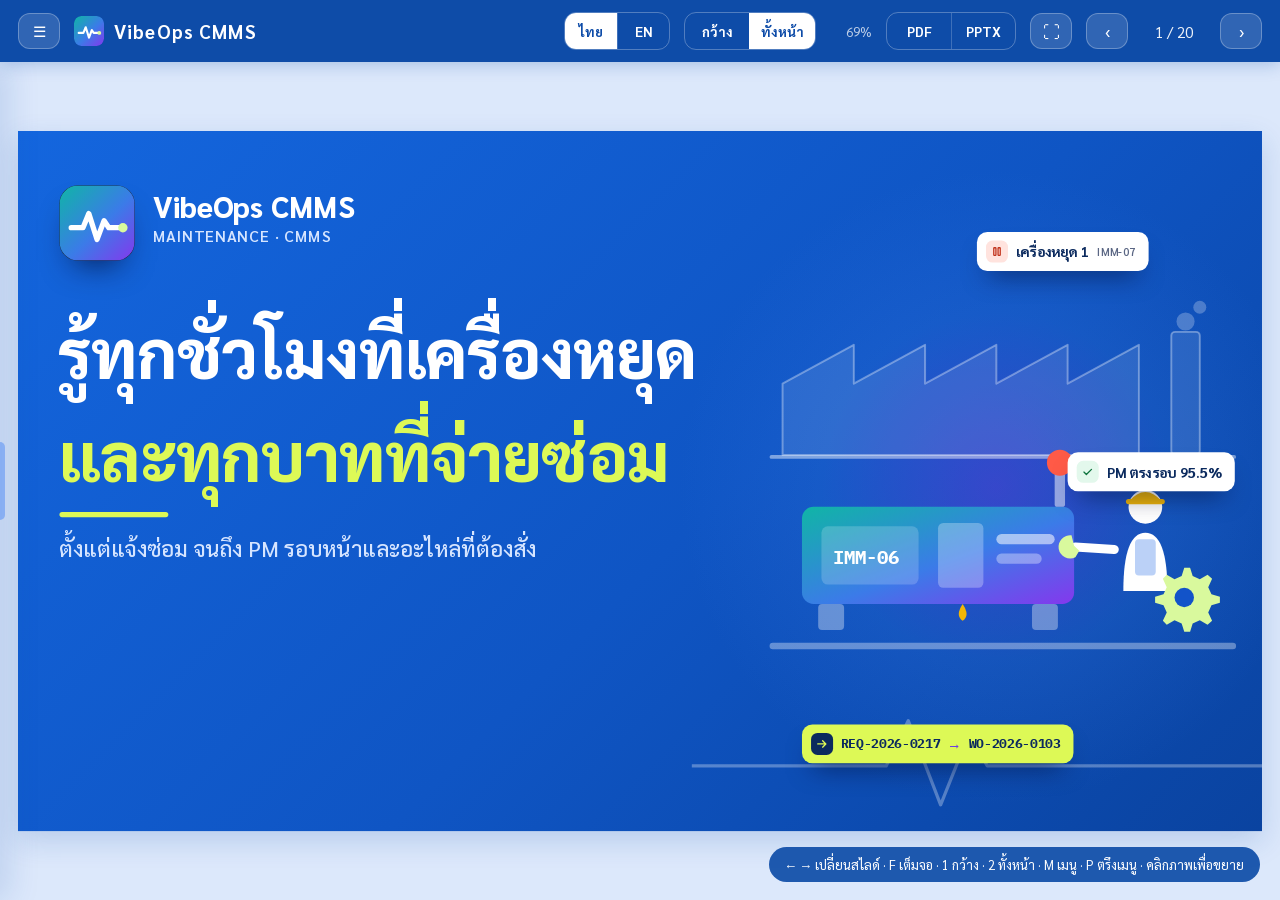
<file: index.html>
<!doctype html>
<html lang="th">
<head>
<meta charset="utf-8">
<meta name="viewport" content="width=device-width,initial-scale=1">
<link rel="icon" href="[data-uri]">
<link rel="apple-touch-icon" href="img/logo-180.png">
<title>VibeOps CMMS — รู้ทุกชั่วโมงที่เครื่องหยุด และทุกบาทที่จ่ายซ่อม</title>
<link rel="preconnect" href="https://fonts.googleapis.com">
<link rel="preconnect" href="https://fonts.gstatic.com" crossorigin>
<link rel="stylesheet" href="https://fonts.googleapis.com/css2?family=Sarabun:wght@300;400;500;600;700;800&display=swap">
<style>

*{margin:0;padding:0;box-sizing:border-box}
html,body{height:100%}
body{font-family:"Sarabun","Noto Sans Thai",-apple-system,BlinkMacSystemFont,sans-serif;
     background:#DCE8FB;color:#2A3346;display:flex;flex-direction:column;overflow:hidden}

header.bar{flex:0 0 auto;background:#0E4CA8;color:#fff;padding:0 18px;height:62px;
       display:flex;align-items:center;gap:14px;box-shadow:0 2px 16px rgba(14,76,168,.28);z-index:30}
header.bar .logo{font-weight:700;letter-spacing:.06em;font-size:19px}
header.bar .sub{font-size:14px;opacity:.8}
header.bar .spacer2{flex:1}
header.bar .count{font-size:15px;opacity:.92;min-width:64px;text-align:center;font-variant-numeric:tabular-nums}
header.bar button,header.bar #dl a{background:rgba(255,255,255,.14);color:#fff;border:1px solid rgba(255,255,255,.28);
        border-radius:12px;height:36px;min-width:42px;font-size:17px;cursor:pointer;transition:.16s;
        display:inline-flex;align-items:center;justify-content:center;padding:0 11px;font-family:inherit}
header.bar #dl a{text-decoration:none}
header.bar button:hover,header.bar #dl a:hover{background:rgba(255,255,255,.3)}
header.bar #menu{font-size:15px}
header.bar #zoom,header.bar #lang,header.bar #dl{display:inline-flex;border:1px solid rgba(255,255,255,.28);border-radius:12px;overflow:hidden}
header.bar #zoom button,header.bar #lang button,header.bar #dl a{border:0;border-radius:0;min-width:64px;height:36px;font-size:13.5px;font-weight:700;
        background:transparent;border-left:1px solid rgba(255,255,255,.2)}
header.bar #zoom button:first-child,header.bar #lang button:first-child,header.bar #dl a:first-child{border-left:0}
header.bar #zoom button.on,header.bar #lang button.on{background:#fff;color:#0E4CA8}
header.bar #lang button{min-width:52px}
header.bar #zpc{font-size:13px;opacity:.72;min-width:42px;text-align:right;font-variant-numeric:tabular-nums}

.body{flex:1;display:flex;min-height:0;position:relative}
.edge{position:absolute;left:0;top:0;bottom:0;width:18px;z-index:18;cursor:pointer}
.edge::after{content:'';position:absolute;left:0;top:50%;transform:translateY(-50%);
             width:5px;height:78px;border-radius:0 6px 6px 0;background:#84AFFB;opacity:.8;transition:.16s}
.edge:hover::after{opacity:1;width:7px;background:#1466DE}
body.pinned .edge{display:none}

nav{background:#F1F6FE;border-right:1px solid #D5E3FB;overflow-y:auto;padding:10px 0 16px;
    position:absolute;left:0;top:0;bottom:0;width:298px;z-index:20;
    transform:translateX(-100%);transition:transform .24s cubic-bezier(.4,0,.2,1);
    box-shadow:8px 0 30px rgba(14,76,168,.15)}
nav.open{transform:none}
body.pinned nav{position:relative;flex:0 0 298px;transform:none;box-shadow:none;z-index:5}
nav .head{display:flex;align-items:center;gap:8px;padding:8px 14px 6px 20px}
nav .head .t{flex:1;font-size:12px;letter-spacing:.14em;color:#8A93A6;font-weight:700}
nav .head button{background:transparent;border:1px solid #D5E3FB;color:#8A93A6;border-radius:11px;
                 width:34px;height:32px;cursor:pointer;font-size:14px;transition:.16s;line-height:1}
nav .head button:hover{background:#EAF2FE;color:#1466DE;border-color:#84AFFB}
nav .head button.on{background:#1466DE;border-color:#1466DE;color:#fff}
nav .nsec{font-size:11px;letter-spacing:.14em;font-weight:700;color:#5A8FE0;padding:14px 20px 4px}
nav a{display:flex;gap:12px;align-items:flex-start;padding:9px 14px 9px 18px;text-decoration:none;
      color:#2A4670;border-radius:14px;margin:2px 12px;transition:.14s;position:relative}
nav a:hover{background:#EAF2FE}
nav a.on{background:#fff;box-shadow:0 3px 12px rgba(14,76,168,.14)}
nav a.on::before{content:'';position:absolute;left:-6px;top:12px;bottom:12px;width:4px;
                 border-radius:4px;background:#1466DE}
nav a .idx{flex:0 0 27px;height:27px;border-radius:10px;background:#DCE8FB;color:#4A7FD0;
      font-size:13px;font-weight:700;display:flex;align-items:center;justify-content:center;margin-top:1px}
nav a.on .idx{background:#1466DE;color:#fff}
nav a .txt{min-width:0}
nav a .nm{display:block;font-size:15px;font-weight:600;line-height:1.3}
nav a .cd{font-size:12px;color:#8A93A6;margin-top:2px}

.scrim{position:absolute;inset:0;background:rgba(14,76,168,.14);z-index:19;opacity:0;pointer-events:none;
       transition:opacity .24s;backdrop-filter:blur(1px)}
.scrim.on{opacity:1;pointer-events:auto}
body.pinned .scrim{display:none}

main{flex:1;overflow:auto;padding:18px;min-width:0;display:flex;flex-direction:column;justify-content:center}
.slidewrap{display:none}
.slidewrap.on{display:block}
.sheet{transform-origin:top left;border-radius:22px;overflow:hidden;
       box-shadow:0 14px 40px rgba(14,76,168,.18)}

#lb{position:fixed;inset:0;background:rgba(10,40,90,.92);z-index:60;display:none;
    flex-direction:column;align-items:center;justify-content:center;gap:14px;padding:34px;cursor:zoom-out}
#lb.on{display:flex}
#lb img{max-width:96vw;max-height:84vh;border-radius:14px;box-shadow:0 24px 70px rgba(0,0,0,.5);background:#fff}
#lb .cap{color:#fff;font-size:19px;font-weight:700}
#lb .x{color:rgba(255,255,255,.6);font-size:14px}
.hint{position:fixed;right:20px;bottom:18px;background:rgba(14,76,168,.92);color:#fff;font-size:13px;
      padding:9px 16px;border-radius:22px;pointer-events:none;opacity:0;transition:opacity .4s;z-index:40}
.hint.show{opacity:1}
@media (max-width:1000px){ nav{width:246px} body.pinned nav{flex-basis:246px} nav a .cd{display:none} }

/* ════════════ โครงสไลด์ ════════════ */
.sheet{width:1800px;padding:36px 44px 30px;background:#F3F7FD}
.eyebrow{font-size:16px;letter-spacing:.16em;font-weight:600;color:#5A8FE0;margin-bottom:10px}
.sheet h1{font-size:46px;font-weight:700;color:#0E4CA8;letter-spacing:-.01em;line-height:1.1}
.lead{font-size:23px;color:#47536B;margin-top:12px;max-width:1450px;line-height:1.45}
.rule{height:5px;width:120px;background:#1466DE;border-radius:3px;margin:14px 0 18px}
.foot{margin-top:22px;padding-top:15px;border-top:1px solid #C9DCFA;font-size:17px;color:#8A93A6}
.brand{float:right;font-weight:700;color:#1466DE;letter-spacing:.04em}
.tag{display:inline-block;font-size:14px;font-weight:700;padding:3px 11px;border-radius:25px;margin-left:14px;
     vertical-align:middle;letter-spacing:.02em}
.tag.real{background:#F4FBDE;color:#5B8C00}
.tag.sim{background:#F8FCE2;color:#5F6B14}
.tag.plan{background:#e4f0fb;color:#0E4CA8}

/* สกรีนช็อตโปรแกรม (ตัดแถบหัวแอปออกด้วย margin ลบ — % ของความกว้าง จึงสเกลตามเสมอ) */
.shot{position:relative;border-radius:20px;overflow:hidden;background:#fff;
      box-shadow:0 8px 26px rgba(20,102,222,.10),0 5px 14px rgba(23,74,131,.1);border:1px solid #C9DCFA}
.shot .clip{overflow:hidden}
.shot img{display:block;width:100%;height:auto;cursor:zoom-in}
.shot .clip img{margin-top:-5.804%}

/* สไลด์แบบภาพใหญ่ + จุดขายข้างขวา */
.split{display:grid;grid-template-columns:1.6fr .82fr;gap:26px;align-items:start}
.wide-shot .sp-list{display:grid;grid-template-columns:repeat(3,1fr);gap:16px;margin-top:20px}
.pair-list{display:grid;grid-template-columns:1fr 1fr;gap:16px;margin-top:20px}
/* Cost Simulator — ภาพเต็มความกว้างสองขั้น (ตั้งเงื่อนไข → ผลลัพธ์) แล้วหัวข้อ 3 ช่องล่างสุด */
.csim-stack{display:flex;flex-direction:column;gap:10px}
.csim-step{display:flex;gap:12px;align-items:center;margin-top:8px}
.csim-step:first-child{margin-top:0}
.csim-step .n{flex:0 0 32px;height:32px;border-radius:11px;background:#0E4CA8;color:#fff;font-weight:700;
              font-size:17px;display:flex;align-items:center;justify-content:center}
.csim-step .t{font-size:22px;font-weight:700;color:#0E4CA8;line-height:1.25}
.sp-list.csim-sum{display:grid;grid-template-columns:repeat(3,1fr);gap:16px;margin-top:18px}
.sp-list.csim-sum .sp{align-items:center;padding:15px 19px}
.sp-list.csim-sum .t{font-size:20px;font-weight:700;color:#0E4CA8;line-height:1.3}
.wide-shot .sp .d{font-size:15px}
.sp-list{display:flex;flex-direction:column;gap:14px}
.sp{display:flex;gap:14px;align-items:flex-start;background:#fff;border:1px solid #D5E3FB;
    border-radius:18px;padding:17px 19px;box-shadow:0 4px 16px rgba(20,102,222,.07)}
.sp .n{flex:0 0 36px;height:36px;border-radius:12px;background:#1466DE;color:#fff;font-weight:700;font-size:18px;
       display:flex;align-items:center;justify-content:center;margin-top:2px}
.sp .t{font-size:20px;font-weight:700;color:#0E4CA8;line-height:1.3}
.sp .d{font-size:15.5px;color:#55617A;margin-top:5px;line-height:1.55}

.stats{display:grid;grid-template-columns:repeat(4,1fr);gap:18px;margin-top:20px}
.stats.s3{grid-template-columns:repeat(3,1fr)}
.stat{background:#fff;border:1px solid #D5E3FB;border-radius:19px;padding:20px 24px;
      box-shadow:0 8px 26px rgba(20,102,222,.10)}
.stat .v{font-size:36px;font-weight:700;color:#1466DE;line-height:1.05}
.stat .k{font-size:16.5px;color:#55617A;margin-top:8px;line-height:1.45}

/* สายเอกสาร — ภาพเรียงต่อกันพร้อมลูกศร */
.chain{display:grid;grid-template-columns:repeat(4,1fr);gap:34px;position:relative}
.citem{position:relative}
.citem .ch{display:flex;align-items:baseline;gap:9px;margin-bottom:9px}
.citem .ch .no{flex:none;width:30px;height:30px;border-radius:10px;background:#1466DE;color:#fff;
      font-size:15px;font-weight:700;display:flex;align-items:center;justify-content:center;align-self:center}
.citem .ch .cn{font-size:19px;font-weight:700;color:#0E4CA8}
.citem .ch .cc{font-size:13px;color:#8A93A6;font-weight:600}
.citem .cd2{font-size:14.5px;color:#55617A;margin-top:9px;line-height:1.55}
.citem::after{content:'→';position:absolute;top:110px;right:-27px;font-size:26px;color:#1466DE;font-weight:700}
.citem:last-child::after{display:none}
.chainnote{margin-top:18px;background:#EAF2FE;border:1px solid #B9D2FA;border-radius:16px;
      padding:14px 20px;font-size:16.5px;color:#0E4CA8;display:flex;gap:12px;align-items:center}
.chainnote b{font-weight:700}
.chainnote .ic3{flex:none;width:30px;height:30px;border-radius:50%;background:#1466DE;color:#fff;
      display:flex;align-items:center;justify-content:center;font-weight:700;font-size:15px}

/* หน้าปก */
.sheet.dark{background:linear-gradient(150deg,#0A3F92 0%,#0E4CA8 45%,#1466DE 100%);padding:0}
.sheet.dark[data-key="cover"]{background:#1466DE}
.cover{min-height:940px;display:flex;flex-direction:column;justify-content:center;padding:70px 90px;color:#fff;position:relative}
.cover .mark{display:flex;align-items:center}
.cover .mark img{height:72px;width:auto;display:block}
.cover .lbar{width:140px;height:8px;background:#DDF956;border-radius:4px;margin-top:22px}
.cover .wave{position:absolute;right:0;bottom:0;width:80%;height:auto;aspect-ratio:1800/360;opacity:.75;pointer-events:none;-webkit-mask-image:linear-gradient(to right,transparent 0,#000 30%);mask-image:linear-gradient(to right,transparent 0,#000 30%)}
.sheet[data-key="cover"] .cover{justify-content:flex-start;padding-top:150px}
.cover .mark .x{font-size:48px;color:#fff;margin:0 26px;font-weight:300}
.cover .mark .sapchip{background:#fff;border-radius:14px;padding:10px 18px;display:flex}
.cover .mark .sapchip img{height:62px}
.cover .camp{margin-top:66px;font-size:17px;letter-spacing:.2em;font-weight:700;color:#DDF956}
.cover h1{font-size:74px;line-height:1.22;font-weight:800;color:#fff;margin-top:18px;letter-spacing:0}
.cover h1 em{font-style:normal;color:#DDF956;border-bottom:6px solid #FF6648;padding-bottom:4px}
.cover h1.tagline{font-size:120px;line-height:1.15;margin-top:22px}
.cover .promise{font-size:38px;color:#DCE8F8;margin-top:26px;line-height:1.5;font-weight:400}
.cover .sub{font-size:27px;color:#DCE8F8;margin-top:30px;line-height:1.6;font-weight:400}
.cover .sub b{color:#fff;font-weight:600}
.cover .chips{display:flex;gap:14px;margin-top:56px;flex-wrap:wrap}
.cover .chips span{border:1px solid rgba(255,255,255,.34);background:rgba(255,255,255,.10);
      border-radius:30px;padding:10px 22px;font-size:17px;font-weight:600}
.cover .cfoot{position:absolute;left:90px;right:90px;bottom:40px;display:flex;justify-content:space-between;
      font-size:15px;color:#A9C2E8}

/* หน้า pain */
.pf{display:grid;grid-template-columns:repeat(4,1fr);gap:20px}
.pf .c{background:#fff;border:1px solid #D5E3FB;border-radius:21px;padding:22px 24px 20px;
       box-shadow:0 8px 26px rgba(20,102,222,.10);border-top:5px solid #1466DE;position:relative}
.pf .c:nth-child(2){border-top-color:#2E9CE8}
.pf .c:nth-child(3){border-top-color:#84AFFB}
.pf .c:nth-child(4){border-top-color:#FF6648}
.pf .v{font-size:46px;font-weight:800;color:#0E4CA8;line-height:1}
.pf .v small{font-size:20px;font-weight:700;color:#8A93A6;margin-left:8px}
.pf .k{font-size:19px;font-weight:700;color:#2A3346;margin-top:12px;line-height:1.35}
.pf .d{font-size:15px;color:#8A93A6;margin-top:9px;line-height:1.5}
.pf .s{margin-top:14px;padding-top:12px;border-top:1px dashed #D5E3FB;font-size:13.5px;color:#1466DE;font-weight:700}
.turn{margin-top:22px;background:#0E4CA8;border-radius:21px;padding:24px 34px;color:#fff;
     display:flex;align-items:center;gap:26px}
.turn .k{flex:0 0 auto;font-size:14px;letter-spacing:.16em;font-weight:700;color:#84AFFB}
.turn .v{font-size:30px;font-weight:700;line-height:1.4}
.turn .v b{color:#DDF956;font-weight:800}

/* หน้า system diagram */
.syswrap{background:#fff;border:1px solid #D5E3FB;border-radius:24px;padding:20px 24px 10px;
         box-shadow:0 8px 26px rgba(20,102,222,.10)}
.syswrap svg{display:block;width:100%;height:auto}


.phones{display:flex;gap:52px;justify-content:center;align-items:flex-start}
.ph{width:382px;position:relative}
.ph-lab{display:flex;align-items:baseline;gap:8px;flex-wrap:wrap;margin-bottom:9px;
        min-height:46px;align-content:flex-start}  /* ป้ายชื่อยาวไม่เท่ากัน — ล็อกความสูงให้เครื่องเริ่มระดับเดียวกัน */
.ph-lab .sid2{font-size:12px;font-weight:700;color:#fff;background:#1466DE;padding:2px 11px;border-radius:11px;letter-spacing:.02em}
.ph-lab .pnm{font-weight:700;font-size:16.5px;color:#0E4CA8}
.ph-why{font-size:14.5px;color:#55617A;margin:10px 4px 0;line-height:1.6}
.ph-why b{color:#2A3346;font-weight:700}
.parr{align-self:center;font-size:30px;color:#1466DE;font-weight:800;margin:0 -18px;padding-top:250px}
.mprin{display:grid;grid-template-columns:repeat(4,1fr);gap:18px;margin-top:20px}
.mprin .c{background:#fff;border:1px solid #D5E3FB;border-radius:18px;padding:17px 19px;box-shadow:0 4px 16px rgba(20,102,222,.07)}
.mprin .t{font-size:17.5px;font-weight:700;color:#0E4CA8;line-height:1.35}
.mprin .d{font-size:14.5px;color:#55617A;margin-top:6px;line-height:1.55}
.taptbl{width:100%;border-collapse:collapse;background:#fff;border-radius:18px;overflow:hidden;
        box-shadow:0 8px 26px rgba(20,102,222,.10);font-size:16px}
.taptbl th{background:#0E4CA8;color:#fff;font-size:14px;font-weight:700;text-align:left;padding:12px 18px;letter-spacing:.03em}
.taptbl th.c,.taptbl td.c{text-align:center}
.taptbl td{padding:13px 18px;border-bottom:1px solid #EAF0FC;color:#2A3346;vertical-align:top}
.taptbl tr:last-child td{border-bottom:none}
.taptbl td .s2{display:block;font-size:12.5px;color:#8A93A6;margin-top:2px}
.taptbl td.c b{font-size:22px;font-weight:800;color:#1466DE}
.taptbl td.c b.z{color:#5B8C00}
.taptbl td.rm{font-size:14px;color:#55617A}
.hw{display:flex;flex-direction:column;gap:13px}
.hw .c{display:flex;gap:14px;background:#fff;border:1px solid #D5E3FB;border-radius:18px;padding:16px 19px;
       box-shadow:0 4px 16px rgba(20,102,222,.07);align-items:flex-start}
.hw .ic{flex:0 0 44px;height:44px;border-radius:14px;background:linear-gradient(145deg,#43ADEF,#2E9CE8);
       display:flex;align-items:center;justify-content:center;color:#fff;font-weight:800;font-size:15px}
.hw .t{font-size:18.5px;font-weight:700;color:#0E4CA8}
.hw .d{font-size:14.5px;color:#55617A;margin-top:4px;line-height:1.55}

/* หน้าปิด */
.why5{display:grid;grid-template-columns:repeat(5,1fr);gap:18px}
.why5 .c{background:#fff;border:1px solid #D5E3FB;border-radius:20px;padding:22px 22px 20px;
        box-shadow:0 8px 26px rgba(20,102,222,.10);border-top:5px solid #1466DE}
.why5 .c:nth-child(2){border-top-color:#2E9CE8}
.why5 .c:nth-child(3){border-top-color:#84AFFB}
.why5 .c:nth-child(4){border-top-color:#DDF956}
.why5 .c:nth-child(5){border-top-color:#FF6648}
.why5 .t{font-size:20px;font-weight:800;color:#0E4CA8;line-height:1.3}
.why5 .d{font-size:15px;color:#55617A;margin-top:9px;line-height:1.6}
.cta{margin-top:22px;background:linear-gradient(135deg,#0A3F92,#1466DE 70%);border-radius:22px;
     padding:30px 40px;color:#fff;display:flex;align-items:center;gap:30px}
.cta .big{font-size:33px;font-weight:800;line-height:1.35;flex:1}
.cta .big b{color:#DDF956}
.cta .box{flex:0 0 auto;background:#DDF956;color:#3D4F06;border-radius:16px;padding:16px 30px;
     font-size:21px;font-weight:800;box-shadow:0 10px 26px -8px rgba(0,0,0,.35)}


.frame{background:linear-gradient(160deg,#213247,#0F1B2D 55%);border-radius:30px;padding:11px;
  box-shadow:0 2px 3px rgba(0,0,0,.28),0 26px 46px -24px rgba(11,71,160,.5),inset 0 1px 0 rgba(255,255,255,.09)}
:root{
  
  --scr-w:320px; --scr-h:672px;
}
body[data-dev="big"]{--scr-w:360px; --scr-h:720px}
.ph{width:calc(var(--scr-w) + 22px)}
.scr{width:var(--scr-w);height:var(--scr-h);background:#F4F7FB;border-radius:20px;overflow:hidden;position:relative;
  display:flex;flex-direction:column;box-shadow:0 0 0 1px rgba(0,0,0,.55),inset 0 0 22px rgba(11,71,160,.05)}
/* จอที่กดได้จริง — ฝังต้นแบบตัวจริงจากโฟลเดอร์ html mobile/ เป็น iframe
   (file:// อ่าน DOM ข้าม iframe ไม่ได้ จึงสั่งจอ/ขนาดเครื่องผ่าน URL param) */
iframe.scr{border:0;display:block;background:#F4F7FB}
.ph.live .ph-lab .pnm::after{content:"กดได้";margin-left:7px;font-size:11px;font-weight:700;
  background:var(--a-lime,#DDF956);color:#3D4F06;padding:1px 8px;border-radius:9px;vertical-align:2px}
.ph.still .ph-lab .pnm::after{content:"ภาพนิ่ง";margin-left:7px;font-size:11px;font-weight:600;
  background:#E9EDF3;color:#6C7180;padding:1px 8px;border-radius:9px;vertical-align:2px}
/* ลากย้ายเครื่องได้ — จับที่แถบชื่อ ไม่ชนกับการกดในจอ */
.ph-lab{cursor:grab;user-select:none}
.ph-lab:active{cursor:grabbing}
.ph[data-moved]{position:relative;z-index:3}

.mobbar{display:flex;gap:8px;align-items:center;justify-content:center;margin:0 0 14px;flex-wrap:wrap}
.mobbar button{padding:6px 13px;border-radius:11px;border:1px solid #D5E3FB;background:#fff;cursor:pointer;
  font-family:'Sarabun',sans-serif;font-size:13.5px;font-weight:600;color:#0E4CA8}
.mobbar button:hover{border-color:#1466DE}
.mobbar button[aria-pressed="true"]{background:#1466DE;border-color:#1466DE;color:#fff}
.mobbar .mobhint{font-size:12.5px;color:#55617A}
.scr{--a-ink:#111A26;--a-mut:#6C7180;--a-line:#DCE3EC;--a-bg:#F4F7FB;--a-card:#FFFFFF;
  --a-pri:#1466DE;--a-deep:#0B47A0;--a-sky:#2E9CE8;--a-vista:#84AFFB;--a-focus:#EEF4FF;
  --a-lime:#DDF956;--a-lime-ink:#5E7A0A;--a-lime-bg:#F7FCDF;--a-lime-line:#D8E9A0;
  --a-ok:#0F7350;--a-ok-bg:#E4F4EE;--a-ok-line:#B9E0CE;
  --a-err:#C43A20;--a-err-bg:#FFECE8;--a-err-line:#FFC4B7;--a-coral:#FF6648;
  color:var(--a-ink);font-size:16px;line-height:1.5}
.sbar{background:var(--a-deep);color:#E4EDFB;height:28px;flex:none;display:flex;align-items:center;
  justify-content:space-between;padding:0 10px;font-size:12.5px}
.sbar .r{display:flex;gap:7px;align-items:center}
.batt{width:20px;height:10px;border:1px solid #E4EDFB;border-radius:2px;position:relative;display:inline-block}
.batt::after{content:"";position:absolute;left:1px;top:1px;bottom:1px;width:13px;background:var(--a-lime);border-radius:1px}
.ctxbar{flex:none;background:var(--a-deep);color:#B7CBEA;padding:0 14px 8px;
  font-size:12px;display:flex;gap:6px;align-items:center}
.sbar:has(+ .abody),.sbar:has(+ .done-wrap){border-radius:0 0 22px 22px;height:32px}
.ctxbar{border-radius:0 0 22px 22px}
.ctxbar:has(+ .ahead){border-radius:0}
.ctxbar .wh{color:var(--a-lime);font-weight:700}
.ctxbar.off{background:#6E8A12;color:#F7FCDF}
.ctxbar.off b{color:#fff}
.ahead{flex:none;background:linear-gradient(180deg,#0C4CAC,#0B47A0);border:none;
  border-radius:0 0 22px 22px;padding:8px 14px 12px;display:flex;align-items:center;gap:11px;min-height:56px;
  box-shadow:0 8px 20px -12px rgba(11,71,160,.75)}
.ahead .back{width:38px;height:38px;flex:none;border-radius:12px;border:1px solid rgba(255,255,255,.3);
  background:rgba(255,255,255,.15);display:flex;align-items:center;justify-content:center;font-size:19px;color:#fff}
.ahead .t{font-weight:600;font-size:18px;line-height:1.3;color:#fff}
.ahead .t span{display:block;font-size:12px;color:#A9C2E8;font-weight:400}
.ahead .step{margin-left:auto;font-size:13px;color:#fff;font-weight:600;
  background:rgba(255,255,255,.16);padding:3px 11px;border-radius:11px;white-space:nowrap}
.ahead .stat2{margin-left:auto;font-size:13.5px;color:var(--a-lime);font-weight:700;white-space:nowrap;
  display:flex;align-items:center;gap:6px}
.ahead .stat2 i{width:8px;height:8px;border-radius:50%;background:var(--a-lime);
  box-shadow:0 0 8px rgba(221,249,86,.95);display:block;flex:none}
.rail{flex:none;height:6px;margin:-6px 12px 0;border-radius:0 0 8px 8px;position:relative;z-index:1}
.rail.ok{background:var(--a-ok)}
.rail.warn{background:var(--a-lime)}
.rail.err{background:var(--a-coral)}
.ovl{position:absolute;inset:0;z-index:5;display:flex;align-items:center;justify-content:center;
  padding:20px;background:rgba(8,32,72,.42);backdrop-filter:blur(2.5px)}
.ovlc{background:#fff;border-radius:24px;padding:22px 18px 18px;text-align:center;width:100%;
  box-shadow:0 26px 54px -20px rgba(8,26,50,.65)}
.ovlc .ring{width:78px;height:78px;border-radius:50%;margin:0 auto 13px;display:flex;
  align-items:center;justify-content:center}
.ovlc .ring svg{width:42px;height:42px;fill:none;stroke-width:3.2;stroke-linecap:round;stroke-linejoin:round}
.ovlc.ok .ring{background:var(--a-ok-bg);box-shadow:0 0 0 11px rgba(18,133,92,.09)}
.ovlc.ok .ring svg{stroke:var(--a-ok)}
.ovlc.warn .ring{background:var(--a-lime-bg);box-shadow:0 0 0 11px rgba(94,122,10,.09)}
.ovlc.warn .ring svg{stroke:var(--a-lime-ink)}
.ovlc.err .ring{background:var(--a-err-bg);box-shadow:0 0 0 11px rgba(196,58,32,.09)}
.ovlc.err .ring svg{stroke:var(--a-err)}
.ovlc h4{font-size:19px;font-weight:700;color:var(--a-deep);margin:0}
.ovlc .code{font-size:25px;font-weight:700;color:var(--a-pri);margin-top:5px;
  font-variant-numeric:tabular-nums;letter-spacing:.01em}
.ovlc .sub{font-size:14px;color:var(--a-mut);margin-top:4px;line-height:1.45}
.ovlc .big2{font-size:38px;font-weight:700;color:var(--a-deep);margin-top:8px;font-variant-numeric:tabular-nums}
.ovlc .big2 span{font-size:15px;color:var(--a-mut);font-weight:400;margin-left:5px}
.fb{display:flex;gap:7px;justify-content:center;margin-top:14px;flex-wrap:wrap}
.fb span{display:flex;align-items:center;gap:6px;font-size:12.5px;font-weight:600;
  background:var(--a-focus);color:var(--a-deep);border:1px solid #C9DBFB;border-radius:11px;padding:4px 10px}
.fb span svg{width:15px;height:15px;fill:none;stroke:var(--a-pri);stroke-width:1.9;stroke-linecap:round;stroke-linejoin:round}
.fb span.w{background:var(--a-lime-bg);border-color:var(--a-lime-line);color:var(--a-lime-ink)}
.fb span.w svg{stroke:var(--a-lime-ink)}
.fb span.e{background:var(--a-err-bg);border-color:var(--a-err-line);color:var(--a-err)}
.fb span.e svg{stroke:var(--a-err)}
.ovlc .act{margin-top:15px;display:flex;gap:8px}
.ovlc .act button{flex:1;font-family:'Sarabun',sans-serif;font-weight:600;font-size:16px;min-height:50px;
  border-radius:14px;border:none;background:linear-gradient(180deg,#1E74EA,var(--a-pri));color:#fff}
.ovlc .act button.g{background:#fff;color:var(--a-pri);border:1.5px solid var(--a-vista)}
.dimmed{filter:saturate(.55)}
.kv dd,.line .qt b,.line .qt s,.qtybox .big,.qtybox .of,.bigstat b,.difftbl td.n,
.prog .row b,.dochead .no,.hero-batch .bc,.done-wrap .doc,.timer .tm,.sbar,.ctxbar,.tile .cnt
{font-variant-numeric:tabular-nums;font-feature-settings:"tnum" 1}
.abody{flex:1;overflow:hidden;padding:12px;display:flex;flex-direction:column;gap:10px}
.abody.tight{padding:10px;gap:7px}
.spacer{flex:1}
.tiles{display:grid;grid-template-columns:1fr 1fr;gap:9px}
.tile{position:relative;background:var(--a-card);border:1px solid #E6ECF4;border-radius:18px;
  padding:14px 8px 12px;box-shadow:0 1px 3px rgba(17,26,38,.05);
  min-height:114px;display:flex;flex-direction:column;align-items:center;gap:9px;text-align:center}
.tile .ic{width:46px;height:46px;border-radius:15px;background:linear-gradient(145deg,#43ADEF,var(--a-sky));
  display:flex;align-items:center;justify-content:center;box-shadow:0 6px 13px -5px rgba(46,156,232,.8)}
.tile .ic svg{width:26px;height:26px;stroke:#fff;fill:none;stroke-width:1.9;stroke-linecap:round;stroke-linejoin:round}
.tile .cnt{position:absolute;top:9px;right:9px;min-width:25px;height:25px;padding:0 7px;border-radius:13px;
  background:var(--a-lime);color:#3D4F06;font-size:13px;font-weight:700;
  display:flex;align-items:center;justify-content:center;box-shadow:0 2px 6px -2px rgba(160,190,40,.9)}
.tile .nm2{display:block;font-weight:600;font-size:16px;line-height:1.25}
.tile .cd{display:block;font-size:10px;color:var(--a-mut);letter-spacing:.05em;margin-top:-6px}
.scanzone{background:radial-gradient(120% 100% at 50% 0%,#F3F9FE,#FFFFFF 70%);
  border:2px dashed var(--a-sky);border-radius:20px;padding:20px 14px;box-shadow:0 2px 10px -6px rgba(46,156,232,.5);
  text-align:center;display:flex;flex-direction:column;align-items:center;gap:9px}
.scanzone.badge2{border-color:var(--a-vista)}
.scanzone .lbl{font-size:16px;color:var(--a-mut)}
.scanzone .beam2{width:82%;height:3px;background:linear-gradient(90deg,rgba(221,249,86,0),var(--a-lime) 18%,var(--a-lime) 82%,rgba(221,249,86,0));
  border-radius:3px;box-shadow:0 0 12px rgba(221,249,86,.95);animation:sweep 2.1s ease-in-out infinite}
@keyframes sweep{0%,100%{transform:translateY(-11px);opacity:.45}50%{transform:translateY(11px);opacity:1}}
.scanzone.badge2 .beam2{background:var(--a-vista);box-shadow:0 0 9px rgba(132,175,251,.8)}
.scanzone .caret{font-size:25px;font-weight:700;min-height:32px;letter-spacing:.04em;color:var(--a-deep)}
.scanzone .caret i{color:var(--a-sky);font-style:normal}
.card{background:var(--a-card);border:1px solid #E6ECF4;border-radius:14px;padding:12px 14px;box-shadow:0 1px 2px rgba(17,26,38,.045)}
.kv{display:grid;grid-template-columns:auto 1fr;gap:5px 12px;font-size:15px}
.kv dt{color:var(--a-mut);white-space:nowrap;margin:0}
.kv dd{margin:0;font-weight:600;text-align:right}
.kv dd.mono{font-size:15px;letter-spacing:.01em}
.kv dd.ok{color:var(--a-ok)}
.kv dd.err{color:var(--a-err)}
.cap2{font-size:13px;color:var(--a-mut);letter-spacing:.02em}
.dochead{background:var(--a-card);border:1px solid #E6ECF4;border-radius:14px;padding:12px 14px;box-shadow:0 1px 2px rgba(17,26,38,.045)}
.dochead .no{font-size:20px;font-weight:700;color:var(--a-pri);letter-spacing:.01em}
.dochead .who{font-size:14px;color:var(--a-mut);margin-top:1px}
.prog{margin-top:9px}
.prog .row{display:flex;justify-content:space-between;font-size:13px;color:var(--a-mut);margin-bottom:4px}
.prog .row b{color:var(--a-ink);font-weight:700}
.track{height:8px;background:#E3EAF3;border-radius:5px;overflow:hidden}
.track i{display:block;height:100%;background:linear-gradient(90deg,#149064,var(--a-ok));border-radius:5px}
.track i.warn{background:linear-gradient(90deg,#EAFC8C,var(--a-lime))}
.lines{display:flex;flex-direction:column;gap:6px;overflow:hidden;flex:1}
.line{background:var(--a-card);border:1px solid #E6ECF4;box-shadow:inset 4px 0 0 #C3CCD8,0 1px 2px rgba(17,26,38,.045);
  border-radius:13px;padding:10px 12px 10px 15px;display:flex;gap:9px;align-items:flex-start}
.line.done{box-shadow:inset 4px 0 0 var(--a-ok),0 1px 2px rgba(17,26,38,.045);background:var(--a-ok-bg);border-color:#CFE9DE}
.line.active{box-shadow:inset 4px 0 0 var(--a-sky),0 1px 2px rgba(17,26,38,.045);background:var(--a-focus);border-color:#CFE0FA}
.line.bad{box-shadow:inset 4px 0 0 var(--a-coral),0 1px 2px rgba(17,26,38,.045);background:var(--a-err-bg);border-color:#FFD3C9}
.line .main{flex:1;min-width:0}
.line .ic2{font-size:13px;font-weight:700;color:var(--a-mut);letter-spacing:.01em}
.line .nm3{font-size:15px;font-weight:500;line-height:1.35;white-space:nowrap;overflow:hidden;text-overflow:ellipsis}
.line .qt{text-align:right;flex:none}
.line .qt b{font-size:20px;font-weight:700;display:block;line-height:1.2}
.line .qt s{font-size:12px;color:var(--a-mut);text-decoration:none;display:block}
.line .qt b.err{color:var(--a-err)}
.pill{display:inline-block;font-size:12px;padding:2px 9px;border-radius:11px;font-weight:600;
  margin-top:3px;background:#E9EDF3;color:var(--a-mut)}
.pill.ok{background:var(--a-ok-bg);color:var(--a-ok)}
.pill.wait{background:var(--a-lime-bg);color:var(--a-lime-ink)}
.pill.err{background:var(--a-err-bg);color:var(--a-err)}
.qtybox{background:linear-gradient(180deg,#FFFFFF,#F7FAFE);border:1px solid #E6ECF4;border-radius:16px;
  padding:11px 12px;text-align:center;box-shadow:0 1px 3px rgba(17,26,38,.05)}
.qtybox.err{border-color:var(--a-coral);background:linear-gradient(180deg,#FFF3F0,var(--a-err-bg))}
.qtybox .cap{font-size:13px;color:var(--a-mut)}
.qtybox .big{font-size:52px;font-weight:700;line-height:1.12;color:var(--a-deep)}
.qtybox .big.md{font-size:40px}
.qtybox .unit{font-size:17px;color:var(--a-mut);margin-left:6px;font-weight:400}
.qtybox .of{font-size:13px;color:var(--a-mut)}
.qtybox .of.err{color:var(--a-err);font-weight:600}
.duo{display:grid;grid-template-columns:1fr 1fr;gap:8px}
.duo .qtybox .big{font-size:36px}
.npad{display:grid;grid-template-columns:repeat(3,1fr);gap:5px}
.npad div{font-size:24px;font-weight:600;background:var(--a-card);color:var(--a-deep);
  border:1px solid #E6ECF4;border-radius:13px;height:48px;display:flex;align-items:center;justify-content:center;box-shadow:0 1px 2px rgba(17,26,38,.05)}
.npad.sm div{height:40px;font-size:21px}
.npad div.alt{font-size:17px;color:var(--a-mut);font-weight:400}
.afoot{flex:none;padding:11px 13px 13px;background:linear-gradient(180deg,rgba(244,247,251,0),#FFFFFF 42%);
  border-top:1px solid rgba(230,236,244,.9);display:flex;gap:9px}
.bigbtn{flex:1;font-family:'Sarabun',sans-serif;font-weight:600;font-size:18px;min-height:56px;border-radius:16px;
  background:linear-gradient(180deg,#1E74EA,var(--a-pri));color:#fff;border:none;display:flex;align-items:center;
  justify-content:center;gap:7px;box-shadow:0 8px 18px -9px rgba(20,102,222,.85)}
.bigbtn.sec{background:#fff;color:var(--a-pri);border:1.5px solid var(--a-vista);flex:0 0 96px;box-shadow:none}
.bigbtn.danger{background:linear-gradient(180deg,#D8462A,var(--a-err));box-shadow:0 8px 18px -9px rgba(196,58,32,.8)}
.bigbtn.dark{background:linear-gradient(180deg,#43ADEF,var(--a-sky));box-shadow:0 8px 18px -9px rgba(46,156,232,.8)}
.bigbtn.ghost{background:#fff;color:var(--a-pri);border:1.5px solid var(--a-vista);box-shadow:none}
.done-wrap{flex:1;display:flex;flex-direction:column;align-items:center;justify-content:center;gap:10px;padding:14px;text-align:center}
.done-ring{width:72px;height:72px;border-radius:50%;background:var(--a-ok-bg);display:flex;align-items:center;
  justify-content:center;box-shadow:0 0 0 9px rgba(18,133,92,.08),0 10px 22px -12px rgba(18,133,92,.6)}
.done-ring svg{width:36px;height:36px;stroke:var(--a-ok);fill:none;stroke-width:3;stroke-linecap:round;stroke-linejoin:round}
.done-wrap h3{font-size:21px;font-weight:700;color:var(--a-deep)}
.done-wrap .doc{font-size:25px;font-weight:700;color:var(--a-pri);letter-spacing:.01em}
.done-wrap p{margin:0;font-size:15px;color:var(--a-mut)}
.queue{background:var(--a-lime-bg);border:1px solid var(--a-lime-line);border-radius:13px;padding:8px 11px;
  font-size:13px;color:var(--a-lime-ink);display:flex;gap:8px;align-items:center;text-align:left}
.queue .sp2{width:11px;height:11px;flex:none;border:2px solid #CBDD8B;border-top-color:var(--a-lime-ink);border-radius:50%}
.hero-batch{background:linear-gradient(135deg,#0A3F92,#1466DE 62%,#1E6FD2);color:#fff;border-radius:16px;
  padding:12px 14px;box-shadow:0 8px 20px -12px rgba(11,71,160,.85),inset 0 1px 0 rgba(255,255,255,.14)}
.hero-batch .lb{font-size:12px;color:#A9C2E8;letter-spacing:.1em;text-transform:uppercase}
.hero-batch .bc{font-size:26px;font-weight:700;margin-top:1px;letter-spacing:.01em;color:var(--a-lime)}
.hero-batch .it{font-size:14px;color:#DCE8F8;margin-top:3px}
.hero-batch.bad{background:linear-gradient(135deg,#8E2A14,#C4441F 70%,#FF6648);box-shadow:0 8px 20px -12px rgba(168,52,28,.8)}
.hero-batch.bad .lb{color:#F3C4B8}
.hero-batch.bad .bc{color:#FFD9CF}
.hero-batch.bad .it{color:#F6DAD2}
.whgrid{display:grid;grid-template-columns:1fr 1fr;gap:7px}
.whbtn{background:var(--a-card);border:1px solid #E6ECF4;border-radius:14px;padding:12px 11px;text-align:left;box-shadow:0 1px 2px rgba(17,26,38,.045)}
.whbtn.sel{border-color:var(--a-pri);background:var(--a-focus);box-shadow:inset 0 0 0 1px var(--a-pri),0 4px 12px -6px rgba(20,102,222,.5)}
.whbtn.dis{opacity:.42}
.whbtn .c{display:block;font-size:18px;font-weight:700;color:var(--a-deep)}
.whbtn .n{display:block;font-size:12.5px;color:var(--a-mut);line-height:1.35;margin-top:1px}
.note-inline{font-size:13px;color:var(--a-mut);text-align:center;margin:0}
.scanbar{display:flex;align-items:center;gap:10px;background:linear-gradient(180deg,#F3F9FE,#FFFFFF);
  border:1.5px dashed var(--a-sky);border-radius:14px;padding:9px 13px}
.scanbar .sb-beam{width:34px;height:3px;flex:none;border-radius:3px;background:var(--a-lime);
  box-shadow:0 0 10px rgba(221,249,86,.95)}
.scanbar .sb-tx{font-size:13.5px;color:var(--a-mut);line-height:1.3}
.scanbar .sb-tx b{display:block;color:var(--a-deep);font-weight:600;font-size:14px}
.trighint{display:flex;align-items:center;justify-content:center;gap:7px;font-size:12.5px;
  color:var(--a-lime-ink);background:var(--a-lime-bg);border:1px solid var(--a-lime-line);
  border-radius:11px;padding:5px 10px;margin:0}
.trighint i{width:8px;height:8px;border-radius:50%;background:var(--a-lime);
  box-shadow:0 0 7px rgba(221,249,86,.9);flex:none;display:block}
.field{background:var(--a-card);border:1px solid #E6ECF4;border-radius:14px;padding:11px 13px;box-shadow:0 1px 2px rgba(17,26,38,.045)}
.field .fl{font-size:12.5px;color:var(--a-mut)}
.field .fv{font-size:19px;font-weight:600;margin-top:1px;color:var(--a-deep)}
.field.focus{border-color:var(--a-pri);box-shadow:0 0 0 3px rgba(20,102,222,.14)}
.alertbox{border-radius:14px;padding:12px 13px;font-size:15px;display:flex;gap:9px;align-items:flex-start}
.alertbox .ai{width:22px;height:22px;border-radius:50%;flex:none;display:flex;align-items:center;
  justify-content:center;font-weight:700;font-size:13px;color:#fff;margin-top:1px}
.alertbox.err{background:var(--a-err-bg);border:1px solid var(--a-err-line)}
.alertbox.err .ai{background:var(--a-err)}
.alertbox.warn{background:var(--a-lime-bg);border:1px solid var(--a-lime-line)}
.alertbox.warn .ai{background:var(--a-lime-ink)}
.alertbox.info{background:var(--a-focus);border:1px solid #C9DBFB}
.alertbox.info .ai{background:var(--a-sky)}
.alertbox.good{background:var(--a-ok-bg);border:1px solid var(--a-ok-line)}
.alertbox.good .ai{background:var(--a-ok)}
.alertbox b{display:block;font-weight:700;margin-bottom:1px}
.alertbox span{color:var(--a-mut);font-size:14px;line-height:1.5}
.qrow{display:flex;justify-content:space-between;gap:8px;font-size:14px;padding:9px 12px;
  background:var(--a-card);border:1px solid #E6ECF4;border-radius:13px;align-items:center;box-shadow:0 1px 2px rgba(17,26,38,.045)}
.qrow .qd{min-width:0}
.qrow .qd b{display:block;font-size:16px;font-weight:700;color:var(--a-deep)}
.qrow .qd span{color:var(--a-mut);font-size:12.5px}
.qrow.retry{box-shadow:inset 4px 0 0 var(--a-coral),0 1px 2px rgba(17,26,38,.045);padding-left:15px}
.qrow.pend{box-shadow:inset 4px 0 0 var(--a-lime),0 1px 2px rgba(17,26,38,.045);padding-left:15px}
.qrow.sent{box-shadow:inset 4px 0 0 var(--a-ok);opacity:.68;padding-left:15px}
.difftbl{width:100%;border-collapse:collapse;font-size:14px;background:var(--a-card);
  border:1px solid #E6ECF4;border-radius:14px;overflow:hidden}
.difftbl th{text-align:left;font-size:12px;color:var(--a-mut);font-weight:600;padding:7px 9px;
  background:#E9EDF3;border-bottom:1px solid var(--a-line)}
.difftbl td{padding:8px 9px;border-bottom:1px solid var(--a-line)}
.difftbl tr:last-child td{border-bottom:none}
.difftbl td.n{text-align:right;font-weight:600}
.difftbl td.neg{color:var(--a-err);font-weight:700}
.difftbl td.pos{color:var(--a-ok);font-weight:700}
.bigstat{display:grid;grid-template-columns:1fr 1fr 1fr;gap:7px;text-align:center}
.bigstat div{background:var(--a-card);border:1px solid #E6ECF4;border-radius:14px;padding:10px 4px;box-shadow:0 1px 2px rgba(17,26,38,.045)}
.bigstat b{display:block;font-size:28px;font-weight:700;line-height:1.2;color:var(--a-deep)}
.bigstat span{font-size:12.5px;color:var(--a-mut)}
.bigstat b.err{color:var(--a-err)}
.bigstat b.ok{color:var(--a-ok)}
.setuplogo{text-align:center;padding:6px 0 2px}
.setuplogo .l1{font-weight:700;font-size:27px;color:var(--a-pri)}
.setuplogo .l2{font-size:12.5px;color:var(--a-mut);letter-spacing:.14em}
.avatar{width:66px;height:66px;border-radius:50%;background:linear-gradient(140deg,#0A3F92,#1466DE);color:var(--a-lime);box-shadow:0 10px 22px -12px rgba(11,71,160,.9);display:flex;
  align-items:center;justify-content:center;font-weight:700;font-size:25px;margin:0 auto}
.sigbox{background:#fff;border:1px solid #E6ECF4;border-radius:16px;height:116px;box-shadow:0 1px 3px rgba(17,26,38,.05);position:relative;overflow:hidden}
.sigbox svg{position:absolute;inset:0;width:100%;height:100%}
.sigbox .sl{position:absolute;left:12px;right:12px;bottom:20px;border-bottom:1px dashed #B0BDCC}
.sigbox .sc{position:absolute;left:12px;bottom:5px;font-size:12px;color:var(--a-mut)}
/* จุดบนวงนอก (หน้า 3, หน้า AI) หมุนช้าๆ ตามวง */
.orb{transform-box:view-box;animation:orb 120s linear infinite}
@keyframes orb{to{transform:rotate(360deg)}}
@media (prefers-reduced-motion:reduce){*{animation:none!important}}
</style>

<style>

.win{background:#F4F7FB;border-radius:18px;overflow:hidden;border:1px solid #C9DCFA;
     box-shadow:0 10px 30px rgba(20,102,222,.12),0 4px 12px rgba(23,74,131,.08)}
.wtop{display:flex;align-items:center;gap:20px;padding:9px 22px;background:#fff;border-bottom:1px solid #E3EAF3}
.wlogo{font-weight:800;color:#2f7fd3;font-size:17px;letter-spacing:.05em;display:flex;align-items:center;gap:8px}
.wlogo i{width:22px;height:5px;background:#DDF956;border-radius:3px;display:block}
.wmenu{display:flex;gap:2px}
.wmenu span{font-size:13px;color:#6C7180;padding:6px 13px;border-radius:9px;white-space:nowrap}
.wmenu span.on{background:#EAF2FE;color:#1466DE;font-weight:700}
.wuser{margin-left:auto;font-size:12.5px;color:#8A93A6;white-space:nowrap}
.wtitle{display:flex;align-items:center;gap:12px;padding:11px 22px;background:linear-gradient(180deg,#FBFDFF,#F1F6FE);border-bottom:1px solid #E3EAF3}
.wtitle .tt{font-size:18.5px;font-weight:700;color:#0E4CA8}
.wtitle .pg{font-size:11.5px;color:#fff;background:#2f7fd3;border-radius:10px;padding:2px 10px;font-weight:700;letter-spacing:.03em}
.wtitle .sub2{font-size:13px;color:#8A93A6}
.wtitle .wact{margin-left:auto;display:flex;gap:8px}
.wact b{font-size:12.5px;font-weight:600;border-radius:9px;padding:6px 14px;background:#2f7fd3;color:#fff}
.wact b.g{background:#fff;color:#2f7fd3;border:1px solid #B9D2FA}
.wbody{padding:16px 22px 18px;display:flex;flex-direction:column;gap:14px}
.wkpi{display:grid;grid-template-columns:repeat(4,1fr);gap:14px}
.kc{background:#fff;border:1px solid #E3EAF3;border-radius:14px;padding:13px 18px;border-top:3px solid var(--ac,#2f7fd3)}
.kc .l{font-size:12.5px;color:#8A93A6}
.kc .v{font-size:27px;font-weight:800;color:#0E4CA8;line-height:1.15;margin-top:2px}
.kc .v small{font-size:14px;color:#8A93A6;font-weight:600;margin-left:5px}
.kc .s{font-size:12px;margin-top:2px;color:#8A93A6}
.kc .s b{font-weight:700}
.wpanel{background:#fff;border:1px solid #E3EAF3;border-radius:14px;padding:14px 18px}
.wpanel .ph2{font-size:14px;font-weight:700;color:#2A3346;margin-bottom:10px;display:flex;align-items:baseline;gap:10px}
.wpanel .ph2 small{font-size:12px;color:#8A93A6;font-weight:400}
.wcols{display:grid;grid-template-columns:2.1fr 1fr;gap:14px}
/* ── ตาราง ── */
.wtbl{width:100%;border-collapse:collapse;font-size:13.5px;background:#fff}
.wtbl th{background:#EAF2FE;color:#2A4670;font-weight:700;font-size:12.5px;text-align:left;padding:9px 12px;border-bottom:1px solid #D5E3FB;white-space:nowrap}
.wtbl th.r,.wtbl td.r{text-align:right;font-variant-numeric:tabular-nums}
.wtbl td{padding:8px 12px;border-bottom:1px solid #F0F4FA;color:#2A3346}
.wtbl tr:last-child td{border-bottom:none}
.wtbl td .sm{display:block;font-size:11.5px;color:#8A93A6}
.wtbl tr.sum td{background:#F7FAFF;font-weight:700;border-top:2px solid #D5E3FB}
.wtbl td.neg{color:#C4442A;font-weight:700}
.wtbl td.pos{color:#0F7350;font-weight:700}
.chp{display:inline-block;font-size:11.5px;font-weight:700;border-radius:11px;padding:2px 10px;white-space:nowrap}
.chp.ok{background:#E4F4EE;color:#0F7350}
.chp.warn{background:#F7FCDF;color:#5E7A0A}
.chp.err{background:#FFECE8;color:#C4442A}
.chp.info{background:#EAF2FE;color:#1466DE}
.chp.mut{background:#EDF1F7;color:#6C7180}
.pbar{height:8px;background:#E9EFF7;border-radius:5px;overflow:hidden;min-width:70px}
.pbar i{display:block;height:100%;border-radius:5px;background:linear-gradient(90deg,#4a97e0,#2f7fd3)}
.pbar i.g{background:linear-gradient(90deg,#149064,#0F7350)}
.pbar i.o{background:linear-gradient(90deg,#EAFC8C,#C9DD4E)}
.pbar i.r{background:linear-gradient(90deg,#FF8A70,#E85234)}
/* ── กราฟแท่ง (div) ── */
.chart{position:relative;height:240px;display:flex;align-items:flex-end;gap:9px;padding:6px 4px 0}
.chart .grp{flex:1;display:flex;align-items:flex-end;gap:3px;height:100%}
.chart .grp i{display:block;flex:1;border-radius:4px 4px 0 0}
.chart .grp .p{background:#C9DCFA}
.chart .grp .a{background:linear-gradient(180deg,#4a97e0,#2f7fd3)}
.chart .grp .a.low{background:linear-gradient(180deg,#FF8A70,#FF6648)}
.gline{position:absolute;left:0;right:0;border-top:2px dashed #FFC0AF}
.gline em{position:absolute;right:4px;top:-19px;font-style:normal;font-size:11px;color:#C4442A;font-weight:700}
.xlabs{display:flex;gap:9px;padding:6px 4px 0;border-top:1px solid #EAF0FC;margin-top:6px}
.xlabs span{flex:1;text-align:center;font-size:11px;color:#9AA4B4;font-variant-numeric:tabular-nums}
.legend2{display:flex;gap:18px;font-size:12.5px;color:#6C7180;align-items:center}
.legend2 i{width:14px;height:10px;border-radius:3px;display:inline-block;margin-right:6px;vertical-align:-1px}
/* ── แถวความคืบหน้าแผนก ── */
.dept{display:flex;flex-direction:column;gap:12px}
.dept .dr{display:grid;grid-template-columns:64px 1fr 84px;gap:12px;align-items:center;font-size:13.5px}
.dept .dr b{color:#2A3346}
.dept .dr .pc{text-align:right;font-weight:700;color:#0E4CA8;font-variant-numeric:tabular-nums}
.dept .pbar{height:12px}
/* ── MPS grid ── */
.mps td.cell{text-align:right;font-variant-numeric:tabular-nums;min-width:88px}
.mps td.cell.hot{background:#FFF1ED;color:#C4442A;font-weight:800;border-radius:6px}
.mps td.cell.mut{color:#B7C0CD}
.caprow td{background:#F7FAFF;border-top:2px solid #D5E3FB}
.caprow .cap2r{display:flex;align-items:center;gap:8px;justify-content:flex-end}
.caprow .cap2r b{font-size:12px;font-variant-numeric:tabular-nums}
/* ── kanban ── */
.kan{display:grid;grid-template-columns:repeat(4,1fr);gap:14px;align-items:start}
.kcol{background:#EDF2FA;border:1px solid #E0E8F4;border-radius:14px;padding:10px 10px 12px;display:flex;flex-direction:column;gap:9px;min-height:430px}
.kcol .kh{display:flex;align-items:center;gap:8px;font-size:13.5px;font-weight:700;color:#2A4670;padding:2px 6px}
.kcol .kh i{width:9px;height:9px;border-radius:50%;display:block;background:var(--kc,#2f7fd3)}
.kcol .kh .n{margin-left:auto;font-size:11.5px;font-weight:700;color:#6C7180;background:#fff;border-radius:10px;padding:1px 9px}
.kcard{background:#fff;border:1px solid #E3EAF3;border-radius:12px;padding:10px 13px;box-shadow:0 1px 3px rgba(17,26,38,.06);position:relative}
.kcard .no{font-size:13.5px;font-weight:800;color:#1466DE}
.kcard .it{font-size:12.5px;color:#2A3346;margin-top:1px;line-height:1.4;white-space:nowrap;overflow:hidden;text-overflow:ellipsis}
.kcard .mt{display:flex;gap:6px;align-items:center;margin-top:7px}
.kcard .mt .chp{font-size:10.5px;padding:1px 8px}
.kcard .pbar{margin-top:8px;height:6px}
.kcard.drag{transform:rotate(2.6deg) scale(1.04);box-shadow:0 18px 34px -10px rgba(14,60,130,.45);border-color:#2f7fd3;z-index:3;cursor:grabbing}
.kcard.drag::after{content:'✥ กำลังลาก';position:absolute;top:-13px;right:10px;font-size:10.5px;font-weight:800;color:#fff;background:#1466DE;border-radius:9px;padding:1px 9px}
.kslot{border:2px dashed #7FB0F0;border-radius:12px;min-height:74px;background:#F3F9FF;display:flex;align-items:center;justify-content:center;color:#5A8FE0;font-size:12px;font-weight:700}
/* ── machine monitor ── */
.mgrid{display:grid;grid-template-columns:repeat(4,1fr);gap:14px}
.mc2{background:#fff;border:1px solid #E3EAF3;border-radius:14px;padding:13px 15px;border-top:4px solid var(--mc,#0F7350)}
.mc2 .mh{display:flex;align-items:center;gap:8px}
.mc2 .mh b{font-size:15.5px;color:#2A3346}
.mc2 .mh .st{margin-left:auto;font-size:11px;font-weight:800;border-radius:10px;padding:2px 9px}
.mc2.run .st{background:#E4F4EE;color:#0F7350}
.mc2.stop .st{background:#FFECE8;color:#C4442A}
.mc2.idle .st{background:#F7FCDF;color:#5E7A0A}
.mc2 .mn{font-size:12px;color:#8A93A6;margin-top:1px}
.mc2 .mrow{display:flex;align-items:center;gap:12px;margin-top:9px}
.mring{position:relative;width:64px;height:64px;flex:none}
.mring svg{width:64px;height:64px;transform:rotate(-90deg)}
.mring .pv{position:absolute;inset:0;display:flex;align-items:center;justify-content:center;font-size:14px;font-weight:800;color:#0E4CA8}
.mc2 .mkv{font-size:12px;color:#6C7180;line-height:1.75;min-width:0}
.mc2 .mkv b{color:#2A3346;font-weight:700}
.mc2 .mkv .wo2{color:#1466DE;font-weight:700}
.mc2 .tmr{font-size:21px;font-weight:800;color:#C4442A;font-variant-numeric:tabular-nums}
</style>
<style>
/* ── สไลด์วิดีโอ ── */
.vidbox{max-width:1520px;margin:0 auto;border-radius:20px;overflow:hidden;background:#0B1B33;
        border:1px solid #C9DCFA;box-shadow:0 8px 26px rgba(20,102,222,.10),0 5px 14px rgba(23,74,131,.1)}
.vidbox video{display:block;width:100%;height:auto;background:#0B1B33}
.vidnote{max-width:1520px;margin:10px auto 0;font-size:14.5px;color:#8A93A6;text-align:center}
</style>
<style>
/* ── สไลด์เดโมสด : ฝังหน้าจอจริงลงสไลด์ กดใช้งานได้ระหว่างนำเสนอ ── */
.tag.demo{background:#FFF1ED;color:#C4442A}
.sheet.compact{position:relative;padding:26px 44px 22px;height:1013px;box-sizing:border-box;display:flex;flex-direction:column}.sheet.compact .foot{margin-top:auto}
.sheet.compact .eyebrow{margin-bottom:6px;padding-right:210px}
.sheet.compact h1{font-size:38px}
.sheet.compact .lead{font-size:19px;margin-top:6px;max-width:1600px}
.sheet.compact .rule{height:4px;width:96px;margin:10px 0 13px}
.openlink{position:absolute;right:44px;top:26px;display:inline-flex;align-items:center;gap:9px;z-index:2;
          background:#1466DE;color:#fff;text-decoration:none;font-size:16px;font-weight:700;
          padding:9px 18px;border-radius:14px;box-shadow:0 4px 14px rgba(20,102,222,.28);transition:.16s}
.openlink:hover{background:#0E4CA8}
.openlink .ar{font-size:18px;line-height:1}
.embedbox{position:relative;overflow:hidden}
.embedbox iframe{border:0;display:block;transform-origin:top left;background:#fff}
</style>
<style>
/* ── จอตัวอย่าง (mockup) ข้อมูลโรงคั่วกาแฟ : iframe 1600×1000 ขยายเต็มกว้างสไลด์ ── */
.mkbox{width:1712px;flex:1;min-height:0;margin-bottom:10px;border-radius:18px;box-shadow:0 6px 24px rgba(14,76,168,.12);background:#fff}
.mkbox iframe{width:2200px;height:calc(100% / 0.7782);transform:scale(0.7782)}
</style>
<style>
/* ════════════ หน้าปิด · ติดต่อเรา ════════════ */
.ctc{display:grid;grid-template-columns:.82fr 1.18fr;min-height:940px}
.ctc .pic{position:relative;overflow:hidden;background:#0A3F92}
.ctc .pic img{width:100%;height:100%;object-fit:cover;display:block}
.ctc .pic::after{content:'';position:absolute;inset:0;background:linear-gradient(90deg,rgba(10,63,146,0) 62%,rgba(10,63,146,.5) 100%)}
.ctc .pic.noimg{display:flex;align-items:center;justify-content:center;
     background:radial-gradient(120% 100% at 20% 15%,#155FC4 0%,#0A3F92 60%,#082F6E 100%)}
.ctc .pic.noimg .wm{width:250px;height:auto;object-fit:contain;opacity:.13;filter:brightness(0) invert(1)}
.ctc .side{padding:74px 84px;display:flex;flex-direction:column;justify-content:center;color:#fff}
.ctc .mark{width:92px;height:92px;border-radius:50%;background:rgba(255,255,255,.13);
     border:1px solid rgba(255,255,255,.32);display:flex;align-items:center;justify-content:center;margin-bottom:34px}
.ctc .mark img{width:56px;filter:brightness(0) invert(1)}
.ctc h1{font-size:60px;line-height:1.25;font-weight:800;color:#fff;letter-spacing:0}
.ctc .sub{font-size:23px;color:#CFE0F8;margin-top:22px;line-height:1.6;max-width:820px;font-weight:400}
.ctc .list{margin-top:46px;display:flex;flex-direction:column;gap:19px}
.ctc .row{display:flex;align-items:center;gap:19px;font-size:22px;color:#EDF4FE}
.ctc .row .ic{flex:none;width:46px;height:46px;border-radius:50%;border:1.6px solid rgba(255,255,255,.5);
     display:flex;align-items:center;justify-content:center}
.ctc .row .ic svg{width:21px;height:21px;fill:none;stroke:#fff;stroke-width:1.7;stroke-linecap:round;stroke-linejoin:round}
.ctc .row.addr{align-items:flex-start}
.ctc .row.addr .ic{margin-top:2px}
.ctc .row.addr .tx{font-size:20px;line-height:1.52;color:#DDE9FB}
.ctc .cfoot{margin-top:50px;padding-top:20px;border-top:1px solid rgba(255,255,255,.18);
     font-size:16px;color:#A9C2E8;letter-spacing:.02em}
</style>
<style>
/* ════════ CMMS pitch v3 — CSS เฉพาะโครงการ (ต่อจาก template กลาง · โทนเดียวกับ deck costing) ════════ */
.sheet:not(.dark){height:1013px;display:flex;flex-direction:column;box-sizing:border-box}
.sheet:not(.dark) .foot{margin-top:auto}
.sheet h1{line-height:1.22}
.sheet .lead{font-size:23px;margin-top:4px;max-width:1650px}
.ex{display:inline-block;font-size:15px;font-weight:700;padding:3px 12px;border-radius:14px;background:#FFF1ED;color:#AF3A20;vertical-align:middle;white-space:nowrap;letter-spacing:.01em}

/* ── จอจริงจากต้นแบบ (iframe 1600 กว้าง ย่อ/ขยายด้วย --s) ── */
.sheet.compact{padding:26px 44px 20px}
.sheet.compact h1{font-size:38px}
.sheet.compact .lead{font-size:20px;margin-top:4px}
.sheet.compact .rule{height:4px;width:96px;margin:10px 0 12px}
.sheet.compact .foot{margin-top:10px;padding-top:10px;font-size:15px}
.scrrow{flex:1;min-height:0;display:grid;grid-template-columns:1330px 1fr;gap:26px}
.scrrow.two{grid-template-columns:1fr 1fr;gap:20px}
.vw{position:relative;min-height:0;height:100%;border:1px solid #C5D5EC;border-radius:8px;overflow:hidden;background:#F1F6FD;box-shadow:0 6px 18px -10px rgba(14,76,168,.35);--s:.83125}
.vw iframe{position:absolute;left:0;top:0;width:1600px;height:calc(100% / var(--s));border:0;transform:scale(var(--s));transform-origin:0 0;background:#F1F6FD}
.vw.full{--s:1.07}
.vw.half{--s:.53}
.vw .pin{position:absolute;width:34px;height:34px;border-radius:50%;background:#FF6648;color:#fff;font-weight:700;font-size:19px;display:flex;align-items:center;justify-content:center;box-shadow:0 0 0 4px rgba(255,255,255,.9);z-index:2;pointer-events:none}
.calls{display:flex;flex-direction:column;gap:14px;padding-top:4px}
.calls .c{display:grid;grid-template-columns:34px 1fr;gap:12px;align-items:start}
.calls .c i{font-style:normal;width:34px;height:34px;border-radius:50%;background:#FF6648;color:#fff;font-weight:700;font-size:19px;display:flex;align-items:center;justify-content:center}
.calls .c b{display:block;font-size:21px;color:#0E4CA8;line-height:1.3}
.calls .c span{display:block;font-size:17.5px;color:#47536B;line-height:1.5;margin-top:2px}
.calls .who{font-size:15px;letter-spacing:.12em;font-weight:700;color:#5A8FE0;margin-bottom:-2px}
.calls .get{margin-top:auto;background:#0E4CA8;color:#fff;border-radius:14px;padding:14px 18px;font-size:18px;line-height:1.5}
.calls .get b{color:#DDF956;display:block;font-size:14px;letter-spacing:.14em;margin-bottom:2px}
.stepno{display:inline-flex;align-items:center;gap:10px;font-size:16px;font-weight:700;color:#fff;background:#1466DE;border-radius:16px;padding:3px 14px 3px 4px;margin-right:12px;vertical-align:6px}
.stepno em{font-style:normal;background:#DDF956;color:#0E4CA8;border-radius:50%;width:26px;height:26px;display:inline-flex;align-items:center;justify-content:center}
.flowmini{display:flex;gap:6px;margin:0 0 10px;flex-wrap:nowrap}
.flowmini span{font-size:15px;color:#6C7A93;background:#fff;border:1px solid #D5E3FB;border-radius:8px;padding:3px 10px;white-space:nowrap}
.flowmini span.on{background:#1466DE;color:#fff;border-color:#1466DE;font-weight:600}

/* ── ตารางข้อความ (บทบาท · ฟีเจอร์ · ราคา) ── */
.rt{width:100%;border-collapse:collapse;background:#fff;border-radius:14px;overflow:hidden;font-size:20px;box-shadow:0 8px 24px -16px rgba(14,76,168,.4)}
.rt th{background:#0E4CA8;color:#fff;text-align:left;padding:11px 18px;font-weight:600;font-size:18px}
.rt td{padding:11px 18px;border-bottom:1px solid #E3ECFB;color:#3B4D72;vertical-align:top;line-height:1.45}
.rt td.k{font-weight:700;color:#0E4CA8;white-space:nowrap}
.rt td .s{display:block;font-size:16px;color:#8A93A6}
.rt td.n,.rt th.n{text-align:right;white-space:nowrap;font-variant-numeric:tabular-nums}
.rt tr.g td{background:#EAF2FE;font-weight:700;color:#0E4CA8;font-size:17px;letter-spacing:.06em;padding:7px 18px}
.rt tr.sum td{font-weight:700;color:#0E4CA8;background:#F4FBDE}
.rt.sm{font-size:17.5px}.rt.sm td{padding:8px 16px}
.cols2{display:grid;grid-template-columns:1fr 1fr;gap:30px;flex:1;min-height:0}
.cols3{display:grid;grid-template-columns:repeat(3,1fr);gap:24px}

/* ── การ์ดกล่องขาว (โทน deck costing) ── */
.cc{background:#fff;border:1px solid #D5E3FB;border-radius:18px;padding:22px 26px;box-shadow:0 8px 26px rgba(20,102,222,.08)}
.cc h3{font-size:25px;color:#0E4CA8;line-height:1.25;font-weight:700;margin:0}
.cc .lb{font-size:15px;font-weight:700;color:#5A8FE0;letter-spacing:.1em;margin:12px 0 4px}
.cc p,.cc li{font-size:19px;color:#47536B;line-height:1.55}
.cc ul{margin:4px 0 0;padding-left:22px}
.cc .bad{background:#FFF1ED;color:#AF3A20;border-radius:10px;padding:9px 12px;font-size:17px;font-weight:600;margin-top:12px}
.cc .out{background:#F4FBDE;color:#4E7300;border-radius:10px;padding:9px 12px;font-size:17px;font-weight:600;margin-top:12px}

/* ── แผนที่ขั้นตอนงาน ── */
.flow{display:grid;grid-template-columns:repeat(8,1fr);gap:0;margin-top:18px}
.flow .st{position:relative;padding:0 10px;text-align:center}
.flow .st:not(:last-child)::after{content:"";position:absolute;right:-9px;top:33px;border:9px solid transparent;border-left:12px solid #1466DE}
.flow .n{width:66px;height:66px;margin:0 auto;border-radius:16px;border:2.5px solid #1466DE;background:#fff;display:flex;align-items:center;justify-content:center;font-size:28px;font-weight:700;color:#1466DE}
.flow b{display:block;font-size:22px;color:#0E4CA8;margin-top:10px;line-height:1.25}
.flow .w{display:block;font-size:15.5px;color:#5A8FE0;font-weight:600;margin-top:2px}
.flow .d{display:block;font-size:16.5px;color:#47536B;margin-top:6px;line-height:1.45}
.flow .scrn{display:inline-block;margin-top:8px;font-size:14.5px;color:#6C7A93;border:1px solid #D5E3FB;border-radius:6px;padding:1px 8px;background:#fff}
.loop{margin-top:26px;display:grid;grid-template-columns:1fr 1fr;gap:24px}
.band{background:#0E4CA8;color:#fff;border-radius:16px;padding:18px 26px;font-size:21px;line-height:1.5}
.band b{color:#DDF956}

/* ── ROI ── */
.roi{display:grid;grid-template-columns:1.1fr 1fr;gap:30px;flex:1}
.roi .res{display:grid;grid-template-columns:1fr 1fr;gap:16px;align-content:start}
.roi .res .c{background:#fff;border:1px solid #D5E3FB;border-radius:16px;padding:16px 22px;border-top:5px solid #1466DE}
.roi .res .c .v{font-size:44px;font-weight:800;color:#0E4CA8;line-height:1.1;font-variant-numeric:tabular-nums}
.roi .res .c .v small{font-size:20px;color:#8A93A6;font-weight:600;margin-left:6px}
.roi .res .c .k{font-size:18px;color:#3B4D72;margin-top:4px}
.fx{background:#EAF2FE;border:1px solid #B9D2FA;border-radius:14px;padding:12px 18px;font-size:16.5px;color:#0E4CA8;line-height:1.6;margin-top:14px}

/* ── ราคา ── */
.price{display:grid;grid-template-columns:repeat(3,1fr);gap:22px;margin-top:6px}
.price .p{background:#fff;border:1px solid #D5E3FB;border-radius:18px;padding:22px 26px;display:flex;flex-direction:column;gap:8px}
.price .p.rec{border:2px solid #1466DE}
.price .p h3{margin:0;font-size:27px;color:#0E4CA8}
.price .p .tg{font-size:15px;font-weight:700;color:#4E7300;background:#F4FBDE;border-radius:10px;padding:2px 10px;align-self:flex-start}
.price .p .v{font-size:40px;font-weight:800;color:#0E4CA8;line-height:1.1}
.price .p .v small{font-size:18px;color:#8A93A6;font-weight:600}
.price .p .m{font-size:17px;color:#6C7A93}
.price .p ul{margin:6px 0 0;padding-left:20px}.price .p li{font-size:18px;color:#47536B;line-height:1.5}

/* ── หน้าปก: โลโก้ตัวอักษรชั่วคราว ── */
.phlogo{display:flex;align-items:center;gap:16px;color:#fff}
.phlogo .mk{width:64px;height:64px;border-radius:50%;border:4px solid #fff;display:flex;align-items:center;justify-content:center;font-size:24px;font-weight:700}
.phlogo b{font-size:40px;font-weight:700;line-height:1}.phlogo span{display:block;font-size:19px;opacity:.85}

/* ภาคผนวก (สไลด์ discovery เดิม) */
.qgrid{display:grid;grid-template-columns:repeat(3,1fr);gap:22px;margin-top:8px}
.qgrid section{background:#fff;border:1px solid #D5E3FB;border-radius:16px;padding:18px 22px}
.qgrid section h3{font-size:22px;color:#0E4CA8;margin:0 0 8px}
.qgrid section ol{margin:0;padding-left:22px}.qgrid section li{font-size:17px;color:#47536B;line-height:1.5;margin-top:6px}
.qgrid section li small{display:block;font-size:14px;color:#8A93A6}
.banner{display:flex;gap:18px;align-items:center;background:#0E4CA8;color:#fff;border-radius:14px;padding:14px 22px}
.banner .k{font-size:15px;letter-spacing:.14em;font-weight:700;color:#DDF956;white-space:nowrap}
.rt.big{font-size:23px}.rt.big td{padding:19px 22px}.rt.big th{font-size:19px;padding:13px 22px}.rt.big td.k{font-size:23px}
/* flow ใหญ่ขึ้นให้เต็มหน้า */
.sheet[data-key="flow"] .flow{margin-top:44px}
.sheet[data-key="flow"] .flow .n{width:88px;height:88px;font-size:38px;border-radius:20px}
.sheet[data-key="flow"] .flow .st:not(:last-child)::after{top:44px}
.sheet[data-key="flow"] .flow b{font-size:28px;margin-top:14px}
.sheet[data-key="flow"] .flow .w{font-size:18px}
.sheet[data-key="flow"] .flow .d{font-size:19.5px;line-height:1.5;margin-top:8px}
.sheet[data-key="flow"] .flow .scrn{font-size:16px;margin-top:12px}
.sheet[data-key="flow"] .loop{margin-top:56px}
.sheet[data-key="flow"] .band{font-size:24px;padding:24px 30px}
.sheet[data-key="pilot"] .flow .n{width:76px;height:76px;font-size:32px}
.sheet[data-key="pilot"] .flow b{font-size:26px}.sheet[data-key="pilot"] .flow .d{font-size:19px}
.vw.menubar{flex:none;height:114px;margin-bottom:22px;pointer-events:none}
.ovg{display:grid;grid-template-columns:repeat(4,1fr);gap:20px;align-items:start}
.ovg .cc h3{font-size:27px}
.ovg .cc li b{font-size:21px}.ovg .cc li span{font-size:18.5px!important;line-height:1.45}
.painG{display:grid;grid-template-columns:repeat(4,1fr);gap:22px;margin-top:6px}
.painG .cc{padding:26px 28px}
.painG .cc h3{font-size:29px}
.painG .cc .lb{font-size:16px;margin-top:20px}
.painG .cc p{font-size:21px}
.painG .cc .bad,.painG .cc .out{font-size:19.5px;margin-top:4px;line-height:1.45}
.sheet[data-key="pain"] .band{margin-top:34px!important;font-size:23px;padding:22px 28px}
.ctl{margin-top:40px;border-collapse:collapse;font-size:27px;color:#fff;position:relative;z-index:1}
.ctl td{padding:7px 0}.ctl td:first-child{color:#DDF956;font-weight:700;width:150px;font-size:20px;letter-spacing:.1em}

/* ════════ v4 (2026-11-18) — คำน้อย ตัวใหญ่ จอเด่น · หนึ่งสไลด์หนึ่งเรื่อง ════════ */
.sheet.v4{position:relative;padding:0;height:1013px;overflow:hidden;background:#F3F7FD;display:block;--navy:#0A2F6E;--ink:#0B2E6B}
.v4 h1.x-hl{font-size:66px;font-weight:800;color:var(--ink);letter-spacing:-.01em;line-height:1.14;margin:0}
.v4 .x-hd{position:absolute;left:64px;right:64px;top:44px;display:flex;align-items:flex-end;justify-content:space-between;gap:40px}
.v4 .x-step{font-size:20px;font-weight:600;color:#7D93B8;white-space:nowrap;padding-bottom:12px;font-variant-numeric:tabular-nums}
.v4 .x-step b{font-size:34px;font-weight:800;color:#1466DE}
.v4 .x-demo{position:absolute;right:24px;bottom:12px;font-size:13px;color:#8A93A6;z-index:4;background:rgba(243,247,253,.85);padding:2px 8px;border-radius:6px}
.v4.navy .x-demo,.v4.blue .x-demo{color:rgba(255,255,255,.55);background:none}
/* จอโปรแกรม */
.v4 .x-scr{position:absolute;left:40px;right:40px;top:158px;bottom:0;border-radius:14px 14px 0 0;overflow:hidden;background:#F1F6FD;box-shadow:0 0 0 1px #C5D5EC,0 -10px 50px -20px rgba(11,46,107,.35);--s:1.075}
.v4 .x-scr iframe{position:absolute;left:var(--x,0px);top:var(--y,0px);width:1600px;height:calc((100% - var(--y,0px)) / var(--s));border:0;transform:scale(var(--s));transform-origin:0 0;background:#F1F6FD;pointer-events:none}
.v4 .x-scr.x-right{left:600px;right:0;top:40px;bottom:40px;border-radius:14px 0 0 14px}
.v4 .x-side{position:absolute;left:64px;top:0;bottom:0;width:480px;display:flex;flex-direction:column;justify-content:center}
.v4 .x-side h1.x-hl{font-size:70px}
.v4 .x-side p{font-size:30px;color:#47536B;line-height:1.45;margin:26px 0 0}
.v4 .x-side .x-step{padding:0;margin-bottom:22px}
/* ป้ายชี้บนจอ: วงแดงส้ม + ป้ายกรมท่า (ไม่เกิน 2–3 จุด) */
.v4 .x-ring{position:absolute;z-index:3;border:4px solid #FF6648;border-radius:12px;box-shadow:0 0 0 6px rgba(255,102,72,.18);pointer-events:none}
.v4 .x-tag{position:absolute;z-index:3;background:var(--ink);color:#fff;font-size:24px;font-weight:700;padding:9px 20px;border-radius:999px;white-space:nowrap;box-shadow:0 12px 26px -10px rgba(11,46,107,.7)}
/* หน้าคำพูดประโยคเดียว */
.sheet.v4.navy{background:var(--navy)}
.sheet.v4.blue{background:#1466DE}
.v4 .x-stmt{position:absolute;left:120px;right:120px;top:50%;transform:translateY(-52%)}
.v4 .x-stmt h1{font-size:118px;font-weight:800;color:#fff;line-height:1.16;margin:0;letter-spacing:-.01em}
.v4 .x-stmt h1 em{font-style:normal;color:#DDF956}
.v4 .x-stmt p{font-size:42px;color:#B9CDEE;margin:36px 0 0;line-height:1.4}
.v4 .x-lbar{width:150px;height:8px;background:#DDF956;border-radius:4px;margin-top:44px}
/* ก่อน / หลัง */
.v4 .x-split{position:absolute;inset:0;display:grid;grid-template-columns:780px 1fr}
.v4 .x-split .x-bf{background:#E6EBF2;position:relative}
.v4 .x-split .x-af{background:#1466DE;position:relative}
.v4 .x-split .x-k{position:absolute;left:64px;top:290px;font-size:36px;font-weight:800;color:#6C7A93}
.v4 .x-split .x-af .x-k{left:56px;color:#DDF956}
.v4 .x-split h1.x-hl{position:absolute;left:64px;top:60px;right:40px;font-size:76px}
.v4 .x-split .x-af h1.x-hl{color:#fff;left:56px}
.v4 .x-paper{position:absolute;width:330px;background:#fff;border-radius:4px;padding:22px 24px 26px;box-shadow:0 18px 30px -18px rgba(30,40,60,.45);font-size:27px;font-weight:700;color:#3B4456}
.v4 .x-paper::after{content:"";display:block;height:56px;margin-top:14px;background:repeating-linear-gradient(#fff 0 16px,#D7DCE4 16px 18px)}
.v4 .x-split .x-mini{position:absolute;left:56px;right:-30px;top:370px;bottom:-30px;border-radius:14px;overflow:hidden;background:#F1F6FD;box-shadow:0 30px 60px -20px rgba(0,0,0,.45);--s:.75}
.v4 .x-split .x-mini iframe{position:absolute;left:0;top:0;width:1600px;height:calc(100% / var(--s));border:0;transform:scale(var(--s));transform-origin:0 0;pointer-events:none}
/* แถบเมนู + ชื่อโมดูล */
.v4 .x-bar{position:absolute;left:40px;right:40px;top:200px;height:124px;border-radius:14px;overflow:hidden;box-shadow:0 20px 40px -24px rgba(11,46,107,.5);--s:1.075}
.v4 .x-bar iframe{position:absolute;left:0;top:0;width:1600px;height:400px;border:0;transform:scale(var(--s));transform-origin:0 0;pointer-events:none}
.v4 .x-mods{position:absolute;left:64px;right:64px;top:430px;display:grid;grid-template-columns:repeat(4,1fr);gap:0 40px}
.v4 .x-mods div{border-top:4px solid #1466DE;padding-top:16px}
.v4 .x-mods div:nth-child(2){border-color:#0F7350}.v4 .x-mods div:nth-child(3){border-color:#FF6648}.v4 .x-mods div:nth-child(4){border-color:#0B2E6B}
.v4 .x-mods span{display:block;font-size:40px;font-weight:700;color:var(--ink);line-height:1.62}
/* Flow 7 ขั้น */
.v4 .x-fl{position:absolute;left:64px;right:64px;top:640px;display:grid;grid-template-columns:repeat(7,1fr)}
.v4 .x-fl div{border-top:5px solid rgba(255,255,255,.28);padding:30px 12px 0 0;position:relative}
.v4 .x-fl div::before{content:"";position:absolute;top:-15px;left:0;width:22px;height:22px;border-radius:50%;background:#DDF956;box-shadow:0 0 0 6px var(--navy)}
.v4 .x-fl div:first-child::before{background:#FF6648}
.v4 .x-fl b{display:block;font-size:54px;color:#fff;font-weight:800;line-height:1.15}
.v4 .x-fl i{display:block;font-style:normal;font-size:22px;color:#7F9CCB;font-weight:700;margin-bottom:6px;font-variant-numeric:tabular-nums}
.v4 .x-clock{position:absolute;right:64px;top:150px;text-align:right;color:#DDF956}
.v4 .x-clock b{display:block;font-size:150px;font-weight:800;line-height:1;letter-spacing:-.02em;font-variant-numeric:tabular-nums}
.v4 .x-clock span{font-size:30px;color:#B9CDEE}
/* มือถือบนพื้นเข้ม */
.v4 .x-phones{position:absolute;left:0;right:0;top:228px;display:flex;justify-content:center;gap:56px}
.v4 .x-ph{position:relative;width:340px;height:698px;border-radius:41px;overflow:hidden;box-shadow:0 40px 70px -30px rgba(0,0,0,.7)}
.v4 .x-ph iframe{position:absolute;border:0;pointer-events:none;transform-origin:0 0}
.v4 .x-phcap{display:flex;justify-content:center;gap:56px;position:absolute;left:0;right:0;bottom:30px}
.v4 .x-phcap span{width:340px;text-align:center;font-size:26px;font-weight:700;color:#B9CDEE}
.v4.navy .x-hd h1.x-hl{color:#fff}
.v4.navy .x-hd .x-step{color:#7F9CCB}.v4.navy .x-hd .x-step b{color:#DDF956}
/* ตัวเลขใหญ่ */
.v4 .x-num{position:absolute;left:120px;right:120px;top:50%;transform:translateY(-50%);color:#fff}
.v4 .x-num .x-lb{font-size:40px;font-weight:700;color:#DDF956}
.v4 .x-num .x-big{font-size:300px;font-weight:800;line-height:1;letter-spacing:-.03em;margin:6px 0 0 -10px;font-variant-numeric:tabular-nums}
.v4 .x-num .x-big small{font-size:96px;font-weight:700;letter-spacing:0;margin-left:24px}
.v4 .x-num p{font-size:40px;color:#DCE8F8;margin:22px 0 0}
.v4 .x-num p b{color:#fff}
.v4 .x-ex2{display:inline-block;font-size:22px;font-weight:700;color:var(--navy);background:#DDF956;border-radius:8px;padding:4px 14px;vertical-align:middle;margin-left:18px}
/* ราคา */
.v4 .x-tiers{position:absolute;left:64px;right:64px;top:360px;display:grid;grid-template-columns:repeat(3,1fr);gap:28px}
.v4 .x-tier{padding:44px 48px 48px;border-radius:24px;background:#fff;box-shadow:0 0 0 1px #D5E3FB}
.v4 .x-tier h3{font-size:34px;color:#1466DE;font-weight:700;margin:0}
.v4 .x-tier .x-v{font-size:132px;font-weight:800;color:var(--ink);line-height:1.05;margin-top:18px;letter-spacing:-.02em;font-variant-numeric:tabular-nums}
.v4 .x-tier .x-u{font-size:28px;color:#6C7A93;margin-top:30px}
.v4 .x-tier.x-rec{background:#1466DE;box-shadow:0 30px 60px -30px rgba(20,102,222,.8);transform:translateY(-24px)}
.v4 .x-tier.x-rec h3{color:#DDF956}.v4 .x-tier.x-rec .x-v{color:#fff}.v4 .x-tier.x-rec .x-u{color:#DCE8F8}
.v4 .x-tier .x-pk{display:inline-block;margin-left:14px;font-size:20px;font-weight:700;background:#DDF956;color:var(--navy);border-radius:8px;padding:3px 12px;vertical-align:6px}
.v4 .x-fine{position:absolute;left:64px;bottom:40px;font-size:22px;color:#6C7A93}
/* นำร่อง: สามช่วง */
.v4 .x-ph3{display:flex;gap:0;margin-top:56px}
.v4 .x-ph3 span{flex:1;border-top:5px solid rgba(255,255,255,.3);padding-top:18px;font-size:34px;font-weight:700;color:#fff}
.v4 .x-ph3 span i{display:block;font-style:normal;font-size:22px;color:#AFC6EC;font-weight:600;margin-bottom:4px}
.v4 .x-scr.tab{left:586px;top:94px;right:auto;bottom:auto;width:1192px;height:823px;border-radius:38px;background:#1D2025;box-shadow:0 40px 70px -30px rgba(11,46,107,.55)}
.v4 .x-scr.tab iframe{height:1000px}
</style>
<style>
@import url('https://fonts.googleapis.com/css2?family=IBM+Plex+Mono:wght@500;600&display=swap');

.sheet.f5{height:1013px;min-height:1013px;padding:0;overflow:hidden;position:relative;border-radius:0;display:block;
  background:linear-gradient(135deg,#1466DE 0%,#0F55C4 55%,#0A43A0 100%);
  --lime:#DDF956;--navy:#0B2A5E;--ink:#0E2A5C;--sub:#D6E5FF;
  --o-prod:#FFB547;--o-mt:#8EC5FF;--o-st:#63E6BE;--o-sys:#FFFFFF}
.sheet.f5 .vs{position:absolute;left:0;top:0;width:1920px;height:1080px;transform:scale(.9375);transform-origin:0 0;
  font-family:Sarabun,sans-serif;color:#fff;overflow:hidden}
.f5 .vs *{box-sizing:border-box}
.f5 .vs ::selection{background:#DDF956;color:#0B2A5E}
.f5 .mono{font-family:'IBM Plex Mono',ui-monospace,Menlo,monospace;font-weight:600;letter-spacing:0}
.f5 .abs{position:absolute}

/* ── การเคลื่อนไหว: ค่าเริ่ม = สภาพสุดท้าย, ใช้ delay ต่อชิ้น (--d) ── */
@keyframes f5up{from{opacity:0;transform:translateY(22px)}to{opacity:1;transform:none}}
@keyframes f5fade{from{opacity:0}to{opacity:1}}
@keyframes f5win{from{opacity:0;transform:translateX(48px) scale(.985)}to{opacity:1;transform:none}}
@keyframes f5pop{0%{opacity:0;transform:scale(.86)}70%{opacity:1;transform:scale(1.03)}100%{opacity:1;transform:none}}
@keyframes f5draw{from{stroke-dashoffset:100}to{stroke-dashoffset:0}}
@keyframes f5line{from{transform:scaleX(0)}to{transform:scaleX(1)}}
@keyframes f5col{from{transform:scaleY(0)}to{transform:scaleY(1)}}
@keyframes f5foc{0%{transform:none;box-shadow:0 0 0 0 rgba(221,249,86,0)}55%{transform:translateY(6px) scale(1.11);box-shadow:0 0 0 14px rgba(221,249,86,.28),0 22px 40px -16px rgba(0,8,50,.7)}100%{transform:translateY(4px) scale(1.07);box-shadow:0 0 0 7px rgba(221,249,86,.22),0 22px 40px -16px rgba(0,8,50,.7)}}
.f5 .a-up{animation:f5up .75s cubic-bezier(.16,1,.3,1) both;animation-delay:var(--d,0s)}
.f5 .a-fade{animation:f5fade .6s ease-out both;animation-delay:var(--d,0s)}
.f5 .a-win{animation:f5win .9s cubic-bezier(.16,1,.3,1) both;animation-delay:var(--d,0s)}
.f5 .a-pop{animation:f5pop .6s cubic-bezier(.16,1,.3,1) both;animation-delay:var(--d,0s)}
.f5 .a-draw{stroke-dasharray:100;animation:f5draw .55s cubic-bezier(.45,0,.2,1) both;animation-delay:var(--d,0s)}
.f5 .a-line{transform-origin:0 50%;animation:f5line .55s cubic-bezier(.45,0,.2,1) both;animation-delay:var(--d,0s)}
.f5 .a-col{transform-box:fill-box;transform-origin:50% 100%;animation:f5col .5s cubic-bezier(.16,1,.3,1) both;animation-delay:var(--d,0s)}
/* ส่งออก (Playwright: navigator.webdriver) และผู้ใช้ที่ปิดการเคลื่อนไหว → ข้ามไปสภาพสุดท้ายทันที */
html.cap .sheet.f5 *,html.cap .sheet.f5 *::before,html.cap .sheet.f5 *::after{animation-delay:-100s!important}
@media (prefers-reduced-motion:reduce){.sheet.f5 *,.sheet.f5 *::before,.sheet.f5 *::after{animation-delay:-100s!important}}

/* ── หัวเรื่อง ── */
.f5 .eb{position:absolute;left:64px;font:700 30px/1.3 Sarabun;color:#DDF956;white-space:nowrap}
.f5 .hl{position:absolute;left:62px;font:800 68px/1.12 Sarabun;color:#fff;white-space:nowrap;letter-spacing:-.005em}
.f5 .ul{position:absolute;left:64px;width:168px;height:8px;border-radius:4px;background:#DDF956}

/* ── แถบขั้นตอน 9 ขั้น (ใช้ร่วมทุกสไลด์ขั้นตอน) ── */
.f5 .sb{position:absolute;left:64px;top:26px;width:1792px;height:128px;display:flex;align-items:center}
.f5 .sar{flex:none;width:26px;display:flex;justify-content:center}
.f5 .sar i{display:block;border-left:11px solid rgba(255,255,255,.6);border-top:8px solid transparent;border-bottom:8px solid transparent}
.f5 .sc{flex:none;position:relative;width:176px;height:128px;border-radius:20px;overflow:hidden;text-align:center;
  background:linear-gradient(180deg,rgba(255,255,255,.2),rgba(255,255,255,.08));border:2px solid rgba(255,255,255,.34);
  box-shadow:0 16px 32px -20px rgba(0,10,60,.75);padding-top:22px}
.f5 .sc .os{position:absolute;left:0;right:0;top:0;height:10px;display:flex}
.f5 .sc .os u{flex:1;display:block;text-decoration:none}
.f5 .sc .hd{display:flex;align-items:center;justify-content:center;gap:10px;height:38px}
.f5 .sc .no{width:38px;height:38px;border-radius:50%;border:2.5px solid rgba(255,255,255,.9);font:800 21px/33px Sarabun;color:#fff;background:#0F55C4}
.f5 .sc svg{width:30px;height:30px;color:#DDF956}
.f5 .sc .lb{font:800 23px/1.2 Sarabun;margin-top:8px;white-space:nowrap}
.f5 .sc .ls{font:500 18px/1.25 Sarabun;color:#D6E5FF;margin-top:3px;white-space:nowrap}
.f5 .sc.fut{opacity:.58}
.f5 .sc.foc{border:4px solid #DDF956;background:linear-gradient(180deg,rgba(221,249,86,.22),rgba(255,255,255,.1));
  animation:f5foc .9s cubic-bezier(.16,1,.3,1) both;animation-delay:.25s;transform:translateY(4px) scale(1.07);z-index:3;padding-top:18px}
.f5 .sc.foc .no{background:#DDF956;color:#0B2A5E;border-color:#DDF956}
.f5 .sc.past .no{background:rgba(255,255,255,.95);color:#0F55C4}
/* คำอธิบายสีผู้รับผิดชอบ */
.f5 .lg{position:absolute;right:64px;display:flex;gap:12px;align-items:center}
.f5 .lg .li{display:inline-flex;align-items:center;gap:9px;height:36px;padding:0 15px 0 11px;border-radius:999px;background:rgba(5,25,80,.32);border:1.5px solid rgba(255,255,255,.22)}
.f5 .lg .li i{display:block;width:18px;height:18px;border-radius:5px}
.f5 .lg .lt{font:600 18px/1 Sarabun;color:#fff;white-space:nowrap}

/* ── แผนภาพเอกสาร ── */
.f5 .dc{position:absolute;height:100px;border-radius:22px;background:#fff;color:#0E2A5C;display:flex;align-items:center;gap:14px;padding:0 16px;
  box-shadow:0 18px 36px -20px rgba(2,16,60,.75)}
.f5 .dc .cd{flex:none;width:60px;height:60px;border-radius:15px;background:#EAF2FF;color:#0E4CA8;display:grid;place-items:center;font:800 21px/1 Sarabun;letter-spacing:.02em}
.f5 .dc .cd.sm{font-size:16px}
.f5 .dc .tx{flex:1;min-width:0}
.f5 .dc .nm{font:800 27px/1.2 Sarabun;white-space:nowrap}
.f5 .dc .en{font:500 17px/1.3 Sarabun;color:#4A6390;white-space:nowrap;margin-top:2px}
.f5 .dc .dr{flex:none;display:flex;flex-direction:column;align-items:flex-end;gap:8px}
.f5 .dc .ow{box-shadow:inset 0 0 0 1.5px rgba(11,42,94,.22);font:700 15px/1 Sarabun;color:#0B2A5E;padding:6px 11px 7px;border-radius:999px;white-space:nowrap}
.f5 .dc .es{font-size:14px;line-height:1;color:#DDF956;background:#0B2A5E;padding:6px 9px;border-radius:7px;white-space:nowrap}
.f5 .dc.now{box-shadow:0 0 0 5px #DDF956,0 18px 36px -20px rgba(2,16,60,.75)}
.f5 svg.dg{position:absolute;z-index:1;left:0;top:0;width:1920px;height:1080px;overflow:visible;pointer-events:none}
.f5 svg.dg path{fill:none;stroke:#DDF956;stroke-width:5;stroke-linecap:round;stroke-linejoin:round}
.f5 svg.dg path.ds{stroke:rgba(255,255,255,.75);stroke-width:3;stroke-dasharray:7 8!important;animation:f5fade .5s ease-out both;animation-delay:var(--d,0s)}
.f5 svg.dg path.lp{stroke-dasharray:10 10!important;animation:f5fade .6s ease-out both;animation-delay:var(--d,0s)}
.f5 svg.dg polygon{fill:#DDF956}
.f5 svg.dg polygon.w{fill:rgba(255,255,255,.85)}
.f5 .cl{position:absolute;z-index:2;display:flex;align-items:center;gap:10px;height:40px;padding:0 14px;border-radius:12px;white-space:nowrap;
  background:rgba(6,26,82,.62);border:2px solid rgba(221,249,86,.55)}
.f5 .cl .v{font:700 19px/1 Sarabun;color:#fff}
.f5 .cl .e{font-size:15px;line-height:1;color:#DDF956}
.f5 .sn{position:absolute;border-radius:16px;border:2px dashed rgba(255,255,255,.6);background:rgba(255,255,255,.08);padding:12px 14px}
.f5 .sn .t{font:700 19px/1.3 Sarabun;color:#fff}
.f5 .sn .e{display:inline-block;margin-top:7px;font-size:14px;line-height:1;color:#0B2A5E;background:#DDF956;padding:5px 8px;border-radius:6px;white-space:nowrap}

/* ── หน้าต่างโปรแกรม (iframe แอปจริง 1440×810) ── */
.f5 .win{position:absolute;border-radius:14px;overflow:hidden;background:#1B1F24;box-shadow:0 34px 70px -30px rgba(1,10,45,.9),0 0 0 1px rgba(255,255,255,.18)}
.f5 .win .tb{height:32px;display:flex;align-items:center;gap:8px;padding:0 14px;background:#1B1F24;color:#C9CED4}
.f5 .win .tb i{width:11px;height:11px;border-radius:50%;background:#4A525C;display:block}
.f5 .win .tb svg{width:18px;height:18px;margin-left:8px}
.f5 .win .tb .tn{font:600 15px/1 Sarabun;color:#C9CED4;margin-left:2px;white-space:nowrap}
.f5 .win .tb .tr{margin-left:auto;font-size:13px;color:#8B939D}
.f5 .win .vp,.f5 .dev .vp{position:relative;overflow:hidden;background:#F1F2F0}
.f5 .win iframe,.f5 .dev iframe{position:absolute;left:0;top:0;border:0;display:block;transform-origin:0 0;background:#F1F2F0}
.f5 .dev{position:absolute;border-radius:22px;overflow:hidden;background:#F1F2F0;box-shadow:0 34px 70px -30px rgba(1,10,45,.9),0 0 0 1px rgba(255,255,255,.25)}

/* ── การ์ดสรุป 3 ข้อด้านล่าง ── */
.f5 .pts{position:absolute;left:64px;top:944px;width:1792px;display:flex;gap:28px}
.f5 .pt{flex:1;display:flex;align-items:center;gap:18px;height:104px;background:rgba(255,255,255,.13);border:2px solid rgba(255,255,255,.36);border-radius:24px;padding:0 22px}
.f5 .pt .n{flex:none;width:56px;height:56px;border-radius:50%;background:#DDF956;color:#0B2A5E;font:800 30px/56px Sarabun;text-align:center}
.f5 .pt .b{font:800 28px/1.2 Sarabun;white-space:nowrap}
.f5 .pt .s{font:500 20px/1.3 Sarabun;color:#D6E5FF;margin-top:4px;white-space:nowrap}

/* ── สไลด์ flow: ช่องทางตามผู้รับผิดชอบ ── */
.f5 .lane{position:absolute;left:64px;width:1792px;border-radius:24px;background:rgba(255,255,255,.07);border:2px solid rgba(255,255,255,.16)}
.f5 .lnm{position:absolute;left:92px;display:flex;align-items:center;gap:14px}
.f5 .lnm i{flex:none;width:22px;height:22px;border-radius:6px;display:block}
.f5 .lnm .t{font:800 28px/1.15 Sarabun;white-space:nowrap}
.f5 .lnm .s{font:500 17px/1.3 Sarabun;color:#D6E5FF;white-space:nowrap}
.f5 .fn{position:absolute;width:146px;height:118px}
.f5 .fn .sc{width:146px;height:118px;padding-top:20px;opacity:1}
.f5 .fn .sc .lb{font-size:21px;margin-top:7px}
.f5 .fn .sc .ls{font-size:15px}
.f5 .gh{position:absolute;height:44px;padding:0 12px;border-radius:12px;border:2px dashed rgba(255,181,71,.9);background:rgba(255,181,71,.12);display:flex;align-items:center;white-space:nowrap}
.f5 .gh .t{font:700 17px/1 Sarabun;color:#fff}
.f5 .sum{position:absolute;display:flex;align-items:center;gap:16px;height:78px;padding:0 34px;border-radius:999px;background:#fff;color:#0B2A5E;box-shadow:0 26px 50px -24px rgba(1,10,45,.85)}
.f5 .sum .t{font:800 32px/1 Sarabun;white-space:nowrap}
.f5 .sum .k{font-size:20px;line-height:1;color:#0B2A5E;background:#DDF956;padding:8px 12px;border-radius:9px;white-space:nowrap}

/* ── ปก / ปิด ── */
.f5 .tg5{position:absolute;border-radius:28px;background:#1B1F24;display:grid;place-items:center;box-shadow:0 26px 50px -24px rgba(1,10,45,.85)}
.f5 .bnd{position:absolute;white-space:nowrap}
.f5 .bnd .t{font:800 46px/1.05 Sarabun}
.f5 .bnd .s{font:600 24px/1.3 Sarabun;color:#D6E5FF;letter-spacing:.06em;margin-top:6px}
.f5 .big{position:absolute;left:62px;font:800 104px/1.12 Sarabun;white-space:nowrap;letter-spacing:-.01em}
.f5 .big.lm{color:#DDF956}
.f5 .ld{position:absolute;left:64px;font:500 34px/1.4 Sarabun;color:#D6E5FF;white-space:nowrap}
.f5 .fine{position:absolute;left:64px;font:500 20px/1.4 Sarabun;color:#BFD4F7;white-space:nowrap}
.f5 .ctr{position:absolute;display:grid;grid-template-columns:150px auto;row-gap:16px;column-gap:24px;align-items:baseline}
.f5 .ctr .k{font:600 24px/1.3 Sarabun;color:#BFD4F7}
.f5 .ctr .v{font:700 32px/1.3 Sarabun;color:#fff;white-space:nowrap}

/* ── ปัญหา ── */
.f5 .ph{position:absolute;font:800 26px/1 Sarabun;letter-spacing:.04em;white-space:nowrap}
.f5 .pr{position:absolute;height:132px;border-radius:24px;display:flex;align-items:center;gap:22px;padding:0 28px}
.f5 .pr.old{background:rgba(255,255,255,.1);border:2px solid rgba(255,255,255,.28)}
.f5 .pr.new{background:#fff;color:#0E2A5C;box-shadow:0 20px 40px -22px rgba(1,10,45,.8)}
.f5 .pr .n{flex:none;width:56px;height:56px;border-radius:50%;font:800 28px/56px Sarabun;text-align:center;background:rgba(255,255,255,.16);color:#fff;border:2px solid rgba(255,255,255,.6)}
.f5 .pr.new .n{background:#DDF956;color:#0B2A5E;border-color:#DDF956}
.f5 .pr .b{font:800 32px/1.2 Sarabun;white-space:nowrap}
.f5 .pr .s{font:500 22px/1.3 Sarabun;margin-top:4px;color:#D6E5FF;white-space:nowrap}
.f5 .pr.new .s{color:#4A6390}
.f5 .p5ar{position:absolute;width:44px;height:44px;color:#DDF956}
.f5 .p5ar svg,.f5 .nxa svg{display:block}

/* ── ราคา / นำร่อง / ขั้นต่อไป ── */
.f5 .tier{position:absolute;top:300px;height:580px;border-radius:30px;background:#fff;color:#0E2A5C;padding:40px 40px 0;box-shadow:0 26px 54px -26px rgba(1,10,45,.85)}
.f5 .tier.rec{box-shadow:0 0 0 7px #DDF956,0 30px 60px -26px rgba(1,10,45,.9)}
.f5 .tier .tn{font:800 40px/1.1 Sarabun}
.f5 .tier .pk{display:inline-block;margin-left:14px;vertical-align:middle;font:700 18px/1 Sarabun;background:#0B2A5E;color:#DDF956;padding:8px 13px;border-radius:999px}
.f5 .tier .pv{font:800 88px/1 Sarabun;margin-top:26px;letter-spacing:-.02em;font-variant-numeric:tabular-nums}
.f5 .tier .pu{font:600 24px/1.3 Sarabun;color:#4A6390;margin-top:18px}
.f5 .tier .pa{font:500 21px/1.3 Sarabun;color:#4A6390;margin-top:2px}
.f5 .tier .rl{height:2px;background:#E3EAF5;margin:28px 0 22px}
.f5 .tier .fi{display:flex;gap:12px;align-items:flex-start;margin-bottom:16px}
.f5 .tier .fi svg{flex:none;width:26px;height:26px;color:#1466DE;margin-top:3px}
.f5 .tier .fi .t{font:600 24px/1.35 Sarabun}
.f5 .ph4{position:absolute;width:404px}
.f5 .ph4 .dot{width:64px;height:64px;border-radius:50%;background:#DDF956;color:#0B2A5E;font:800 32px/64px Sarabun;text-align:center;box-shadow:0 0 0 10px rgba(221,249,86,.2)}
.f5 .ph4 .w{font:700 22px/1.2 Sarabun;color:#DDF956;margin-top:24px;white-space:nowrap}
.f5 .ph4 .b{font:800 32px/1.2 Sarabun;margin-top:8px;white-space:nowrap}
.f5 .ph4 .s{font:500 21px/1.35 Sarabun;color:#D6E5FF;margin-top:6px;white-space:nowrap}
.f5 .gv{position:absolute;top:600px;width:568px;height:250px;border-radius:26px;background:rgba(255,255,255,.12);border:2px solid rgba(255,255,255,.32);padding:26px 30px}
.f5 .gv.wh{background:#fff;color:#0E2A5C;border-color:#fff}
.f5 .gv .h{font:800 28px/1.2 Sarabun;margin-bottom:14px;white-space:nowrap}
.f5 .gv .r{display:flex;gap:12px;align-items:flex-start;margin-top:8px}
.f5 .gv .r i{flex:none;width:9px;height:9px;border-radius:50%;background:#DDF956;margin-top:12px;display:block}
.f5 .gv.wh .r i{background:#1466DE}
.f5 .gv .r .t{font:500 22px/1.35 Sarabun;white-space:nowrap}
.f5 .nx{position:absolute;top:610px;width:530px;height:270px;border-radius:30px;background:#fff;color:#0E2A5C;padding:34px 34px 0;box-shadow:0 26px 54px -26px rgba(1,10,45,.85)}
.f5 .nx.first{box-shadow:0 0 0 7px #DDF956,0 30px 60px -26px rgba(1,10,45,.9)}
.f5 .nx .n{width:60px;height:60px;border-radius:50%;background:#0B2A5E;color:#DDF956;font:800 30px/60px Sarabun;text-align:center}
.f5 .nx .b{font:800 34px/1.2 Sarabun;margin-top:22px;white-space:nowrap}
.f5 .nx .s{font:500 23px/1.35 Sarabun;color:#4A6390;margin-top:8px;white-space:nowrap}
.f5 .nxa{position:absolute;top:720px;width:44px;color:#DDF956}

/* ── ROI ── */
.f5 .f5ch{position:absolute;max-width:none}
.f5 .f5ch text{font-family:Sarabun,sans-serif}
.f5 .f5ch .bk rect{transition:opacity .15s}
.f5 .f5ch .bk:hover rect{opacity:1!important}
.f5 .rbx{position:absolute;border-radius:26px;background:#fff;color:#0E2A5C;padding:30px 34px;box-shadow:0 26px 54px -26px rgba(1,10,45,.85)}
.f5 .rbx .h{font:700 22px/1.2 Sarabun;color:#4A6390}
.f5 .rbx .v{font:800 64px/1.05 Sarabun;margin-top:8px;font-variant-numeric:tabular-nums;white-space:nowrap}
.f5 .rbx .u{font:600 24px/1.2 Sarabun;color:#4A6390}
.f5 .rbx .rw{display:flex;align-items:baseline;justify-content:space-between;gap:16px;border-top:2px solid #E3EAF5;padding:14px 0 12px}
.f5 .rbx .rw .t{font:600 22px/1.3 Sarabun;white-space:nowrap}
.f5 .rbx .rw .n{font:800 26px/1 Sarabun;font-variant-numeric:tabular-nums;white-space:nowrap}
.f5 .asm{position:absolute;font:500 19px/1.55 Sarabun;color:#D6E5FF}
.f5 .asm .h{font:700 20px/1.3 Sarabun;color:#fff;margin-bottom:6px}
.f5 .exm{display:inline-block;font:700 22px/1 Sarabun;background:#DDF956;color:#0B2A5E;padding:9px 16px;border-radius:999px;white-space:nowrap}

/* ── ลองใช้เอง ── */
.f5 .go{position:absolute;display:inline-flex;align-items:center;gap:12px;height:60px;padding:0 28px;border-radius:999px;background:#DDF956;color:#0B2A5E;
  font:800 26px/1 Sarabun;text-decoration:none;white-space:nowrap;box-shadow:0 18px 34px -18px rgba(1,10,45,.8)}
.f5 .go:hover{background:#E8FF7A}
.f5 .go:focus-visible{outline:4px solid #fff;outline-offset:4px}
.f5 .dc,.f5 .sn,.f5 .gh,.f5 .fn,.f5 .sum{z-index:2}

/* ── v5.1 สไลด์ขั้นตอน: จอเป็นพระเอก · หัวบรรทัดเดียว + ข้อความเดียว + แถบเอกสาร ── */
.f5 .hl.s51{font-size:56px;left:62px}
.f5 .tk{position:absolute;left:64px;font:600 28px/1.25 Sarabun;color:#DDF956;white-space:nowrap}
.f5 .abs{position:absolute}
.f5 .chs{display:flex;align-items:center;gap:10px}
.f5 .chs .ch{position:relative;display:inline-flex;align-items:center;gap:12px;height:72px;padding:0 18px 0 24px;border-radius:16px;background:#fff;color:#0E2A5C;
  box-shadow:0 14px 30px -18px rgba(2,16,60,.8);overflow:hidden;white-space:nowrap}
.f5 .chs .ch .cb{position:absolute;left:0;top:0;bottom:0;width:9px;display:flex;flex-direction:column}
.f5 .chs .ch .cb u{flex:1;display:block}
.f5 .chs .ch .cc{font:700 30px/1 'IBM Plex Mono',monospace;letter-spacing:-.01em}
.f5 .chs .ch .cs{font:600 20px/1 'IBM Plex Mono',monospace;color:#DDF956;background:#0B2A5E;padding:8px 10px;border-radius:8px}
.f5 .chs .ch.now{box-shadow:0 0 0 5px #DDF956,0 0 34px rgba(221,249,86,.55)}
.f5 .chs .ca{display:grid;place-items:center;color:#DDF956}
.f5 .chs .ca svg{width:30px;height:30px}
.f5 .chs.v{flex-direction:column;align-items:flex-start;gap:14px}
.f5 .chs.v .ch{height:118px;padding:0 26px 0 32px;gap:18px;min-width:620px}
.f5 .chs.v .ch .cb{width:12px}
.f5 .chs.v .ch .cc{font-size:38px;min-width:96px}
.f5 .chs.v .ch .cn{font:800 34px/1.2 Sarabun;flex:1}
.f5 .chs.v .ch .cs{font-size:22px}
.f5 .chs.v .ca{padding-left:44px}
.f5 .chs.v .ca svg{transform:rotate(90deg);width:36px;height:36px}
.f5 .win .tb .tn{font-size:18px}
.f5 .win .tb .tr{font:600 18px/1 Sarabun;color:#DDF956}
/* แท็บเล็ต/มือถือ: แอปวาดกรอบเครื่องเอง → พื้นโปร่ง วางบนสไลด์ตรงๆ */
.f5 .dev.bare{background:transparent;box-shadow:none;border-radius:0;overflow:visible}
.f5 .dev.bare .vp,.f5 .dev.bare iframe{background:transparent}
.f5 .chs.cp{gap:8px}
.f5 .chs.cp .ch{height:62px;padding:0 12px 0 20px;gap:9px}
.f5 .chs.cp .ch .cc{font-size:25px}
.f5 .chs.cp .ch .cs{font-size:18px;padding:7px 8px}
.f5 .chs.cp .ca svg{width:24px;height:24px}
</style>
<style>


.sheet.mfx[data-key]{margin:0;border:0;font-size:inherit;line-height:normal;height:1013px;min-height:1013px;padding:0;display:block;position:relative;overflow:hidden;border-radius:0;
  background:radial-gradient(1200px 700px at 88% -10%,rgba(125,178,255,.28),transparent 60%),linear-gradient(135deg,#1466DE 0%,#0F55C4 55%,#0A43A0 100%)}
.mfx .vs{position:absolute;left:0;top:0;width:1920px;height:1080px;transform:scale(.9375);transform-origin:0 0}
.mfx .cv{position:absolute;inset:0;font-family:Sarabun,sans-serif;color:#fff;font-variant-numeric:tabular-nums;--lime:#DDF956;--ink:#0E4CA8;--sub:#DCE8FF}
.mfx .cv *{box-sizing:border-box}
.mfx .ab{position:absolute}
.mfx ::selection{background:#DDF956;color:#0E4CA8}

/* ── หัวสไลด์ ── */
.mfx .eb{position:absolute;left:120px;top:42px;font:700 30px/1.3 Sarabun;color:#DDF956;white-space:nowrap}
.mfx h1.hl{position:absolute;left:116px;top:104px;margin:0;font:800 74px/1.22 Sarabun;color:#fff;letter-spacing:-.005em;white-space:nowrap}
.mfx .hbar{position:absolute;left:120px;top:222px;width:180px;height:8px;border-radius:4px;background:#DDF956;transform-origin:0 50%}
.mfx .lgd{position:absolute;right:100px;top:70px;display:flex;flex-wrap:wrap;justify-content:flex-end;gap:10px 12px;max-width:760px}
.mfx .lgd .cap{width:100%;text-align:right;font:600 18px/1.3 Sarabun;color:var(--sub);margin-bottom:-2px}

/* ── ป้ายบทบาท ── */
.mfx .rc{display:inline-flex;align-items:center;gap:9px;height:38px;padding:0 15px 1px 12px;border-radius:999px;background:rgba(6,34,96,.42);
  border:1.5px solid rgba(255,255,255,.18);font:700 19px/1 Sarabun;color:#fff;white-space:nowrap}
.mfx .rc i{width:14px;height:14px;border-radius:50%;background:var(--c,#fff);flex:none;box-shadow:0 0 0 3px rgba(255,255,255,.12)}
.mfx{--r-req:#FFB37A;--r-tech:#7FE3C4;--r-sup:#8FBCFF;--r-plan:#C9B8FF;--r-store:#FFD27A;--r-buy:#FF9FC6;--r-mgr:#FF8A80;--r-safe:#FF6B5A;--r-sys:#FFFFFF}

/* ── การ์ดเอกสาร (ขาว) ── */
.mfx .doc{position:absolute;background:#fff;color:var(--ink);border-radius:24px;box-shadow:0 22px 44px -22px rgba(2,22,80,.75);
  display:flex;align-items:center;gap:16px;padding:0 20px}
.mfx .code{flex:none;display:inline-grid;place-items:center;min-width:70px;height:56px;padding:0 12px 2px;border-radius:16px;background:#1466DE;color:#DDF956;font:800 25px/1 Sarabun;letter-spacing:.02em}
.mfx .doc b{display:block;font:800 26px/1.3 Sarabun;white-space:nowrap}
.mfx .doc small{display:block;font:600 19px/1.35 Sarabun;color:#4A6FA8;white-space:nowrap}
.mfx .doc .no{font:700 21px/1.3 Sarabun;color:#1466DE;white-space:nowrap;letter-spacing:.01em}

/* ── สถานะ enum ── */
.mfx .st{display:inline-flex;align-items:center;height:32px;padding:0 12px 1px;border-radius:9px;font:800 17px/1 Sarabun;letter-spacing:.04em;white-space:nowrap;
  background:#E6EFFD;color:#0E4CA8}
.mfx .st.lm{background:#DDF956;color:#0B3A86}
.mfx .st.dk{background:rgba(6,34,96,.5);color:#fff;border:1.5px solid rgba(255,255,255,.3)}
.mfx .st.wn{background:#FFE3DE;color:#B4321E}

/* ── กล่องขั้นตอน (กระจกบนน้ำเงิน) ── */
.mfx .nd{position:absolute;border-radius:24px;background:linear-gradient(180deg,rgba(255,255,255,.2),rgba(255,255,255,.08));border:2px solid rgba(255,255,255,.38);
  box-shadow:0 18px 40px -22px rgba(0,10,60,.7)}
.mfx .nd.solid{background:#0D4BB0}
.mfx .nd.dim{background:rgba(6,34,96,.32);border-style:dashed;border-color:rgba(255,255,255,.35);box-shadow:none}
.mfx .nd.on,.mfx .doc.on{border-color:#DDF956;box-shadow:0 0 0 6px rgba(221,249,86,.2),0 24px 50px -18px rgba(0,10,60,.9)}
.mfx .doc.on{outline:4px solid #DDF956;outline-offset:0}
.mfx .num{flex:none;display:grid;place-items:center;width:46px;height:46px;border-radius:50%;border:3px solid rgba(255,255,255,.85);background:#0F55C4;font:800 24px/1 Sarabun;color:#fff}
.mfx .on .num,.mfx .num.lm{background:#DDF956;border-color:#DDF956;color:#0B3A86}
.mfx .ic{color:#DDF956;display:grid;place-items:center}
.mfx .ic svg{width:100%;height:100%}
.mfx .t{font:800 27px/1.3 Sarabun;white-space:nowrap}
.mfx .s{font:600 19px/1.4 Sarabun;color:var(--sub);white-space:nowrap}
.mfx .row{display:flex;align-items:center;gap:14px}
.mfx .col{display:flex;flex-direction:column}

/* ── เส้นเชื่อม ── */
.mfx svg.fl{position:absolute;left:0;top:0;width:1920px;height:1080px;pointer-events:none;overflow:visible}
.mfx svg.fl path{fill:none;stroke-width:5;stroke-linecap:butt;stroke-linejoin:round}
.mfx svg.fl path.ln{stroke-dasharray:100 100;stroke-dashoffset:0}
.mfx svg.fl path.ds{stroke-dasharray:10 9;stroke-width:4}
.mfx .lb{position:absolute;transform:translate(-50%,-50%);display:inline-flex;align-items:center;gap:7px;height:34px;padding:0 13px 1px;border-radius:10px;
  background:#0B3F9C;border:1.5px solid rgba(255,255,255,.22);font:700 18px/1 Sarabun;color:#fff;white-space:nowrap}
.mfx .lb.lm{background:#DDF956;border-color:#DDF956;color:#0B3A86}
.mfx .lb i{width:11px;height:11px;border-radius:50%;background:var(--c,#fff);flex:none}
.mfx .note{position:absolute;font:600 17px/1.4 Sarabun;color:rgba(220,232,255,.75);white-space:nowrap}

/* ── ลิงก์บนแผนที่โมดูล ── */
.mfx a.go{color:inherit;text-decoration:none;cursor:pointer}
.mfx a.go:hover{border-color:#DDF956}
.mfx a.go:focus-visible{outline:4px solid #DDF956;outline-offset:4px}

/* ════════ แอนิเมชัน ════════ */
.mfx .a{animation:fxUp .8s cubic-bezier(.16,1,.3,1) var(--d,0s) both}
.mfx .a.p{animation-name:fxPop}
.mfx .a.f{animation-name:fxFade;animation-duration:.5s}
.mfx .a.x{animation-name:fxBar;animation-duration:.7s}
.mfx .a.y{animation-name:fxRise;animation-duration:.8s}
.mfx .a.g{animation-name:fxUp,fxGlow;animation-duration:.8s,.6s;animation-delay:var(--d,0s),var(--g,1s)}
.mfx .a.p.g{animation-name:fxPop,fxGlow}
.mfx .a.k{animation-name:fxUp,fxPulse;animation-duration:.8s,1.4s;animation-delay:var(--d,0s),var(--g,1s);animation-fill-mode:both,none}
.mfx .a.p.k{animation-name:fxPop,fxPulse}
.mfx svg .ln.a{animation:fxDraw var(--t,.6s) cubic-bezier(.65,0,.35,1) var(--d,0s) both}
.mfx svg .a.f{animation:fxFade .35s ease-out var(--d,0s) both}
@keyframes fxUp{from{opacity:0;transform:translateY(22px)}}
@keyframes fxPop{from{opacity:0;transform:scale(.88)}}
@keyframes fxFade{from{opacity:0}}
@keyframes fxBar{from{transform:scaleX(0)}}
@keyframes fxRise{from{transform:scaleY(0)}}
@keyframes fxDraw{from{stroke-dashoffset:100}}
@keyframes fxGlow{from{border-color:rgba(255,255,255,.38);box-shadow:0 18px 40px -22px rgba(0,10,60,.7);outline-color:transparent}}
@keyframes fxPulse{35%{border-color:#DDF956;box-shadow:0 0 0 6px rgba(221,249,86,.22),0 24px 50px -18px rgba(0,10,60,.9)}}

html.mfx-static .mfx *{animation:none!important}
@media (prefers-reduced-motion:reduce){.mfx *{animation:none!important}}
@media print{.mfx *{animation:none!important}}
</style>
<style>
/* ════════ CMMS pitch n7 (19 พ.ย. 2026) · จอคอมจริง + จอโทรศัพท์ต้นแบบใหม่ ════════
   ใช้กับ <div class="sheet f5 n7"> · ผืน 1920×1080 เหมือน f5 */
.n7 .n7-eb{position:absolute;left:64px;top:40px;display:flex;align-items:center;gap:14px;font:700 26px/1 Sarabun;color:#DDF956;letter-spacing:.02em}
.n7 .n7-eb .no{display:inline-flex;align-items:center;justify-content:center;min-width:44px;height:44px;padding:0 12px;border-radius:12px;background:#DDF956;color:#0B2A5E;font:800 24px/1 Sarabun}
.n7 .n7-h{position:absolute;left:62px;top:96px;font:800 58px/1.15 Sarabun;color:#fff;white-space:nowrap;letter-spacing:-.005em}
.n7 .n7-sub{position:absolute;left:64px;top:170px;font:500 26px/1.35 Sarabun;color:#D6E5FF;white-space:nowrap}
.n7 .n7-trk{position:absolute;right:64px;top:42px;display:flex;gap:8px}
.n7 .n7-trk i{font-style:normal;width:40px;height:40px;border-radius:50%;display:flex;align-items:center;justify-content:center;font:700 19px/1 Sarabun;color:rgba(255,255,255,.55);border:2px solid rgba(255,255,255,.28)}
.n7 .n7-trk i.on{background:#DDF956;color:#0B2A5E;border-color:#DDF956}
.n7 .n7-trk i.done{color:#fff;border-color:rgba(255,255,255,.6)}
.n7 .n7-tag{position:absolute;right:64px;top:104px;font:600 18px/1 Sarabun;color:#0B2A5E;background:rgba(255,255,255,.88);padding:8px 14px;border-radius:20px}
/* กรอบจอคอม */
.n7 .n7-win{position:absolute;background:#fff;border-radius:14px;overflow:hidden;box-shadow:0 30px 60px -24px rgba(3,20,60,.65),0 0 0 1px rgba(255,255,255,.35)}
.n7 .n7-win .tb{height:34px;background:#E9EEF6;display:flex;align-items:center;gap:8px;padding:0 14px;border-bottom:1px solid #D3DCEA}
.n7 .n7-win .tb i{width:12px;height:12px;border-radius:50%;background:#C9D2E0}
.n7 .n7-win .tb i:nth-child(1){background:#FF6159}.n7 .n7-win .tb i:nth-child(2){background:#FFBD2E}.n7 .n7-win .tb i:nth-child(3){background:#28C840}
.n7 .n7-win .tb span{margin-left:14px;font:600 15px/1 Sarabun;color:#56637A}
.n7 .n7-win .n7sc{position:relative}
.n7 .n7-win img{display:block;width:100%;height:auto}
.n7 .pin{position:absolute;width:46px;height:46px;margin:-23px 0 0 -23px;border-radius:50%;background:#FF6648;color:#fff;font:800 24px/46px Sarabun;text-align:center;box-shadow:0 0 0 5px rgba(255,255,255,.95),0 6px 14px rgba(0,0,0,.3)}
/* คำอธิบายด้านขวา */
.n7 .n7-calls{position:absolute;left:1400px;top:250px;width:456px;display:flex;flex-direction:column;gap:34px}
.n7 .n7-calls.row{flex-direction:row;width:auto;gap:40px}
.n7 .n7-calls.row .c{width:428px}
.n7 .n7-calls .c{display:grid;grid-template-columns:50px 1fr;gap:16px;align-items:start}
.n7 .n7-calls .c > i{font-style:normal;width:46px;height:46px;border-radius:50%;background:#FF6648;color:#fff;font:800 24px/46px Sarabun;text-align:center}
.n7 .n7-calls .c b{display:block;font:700 29px/1.25 Sarabun;color:#fff}
.n7 .n7-calls .c span{display:block;font:400 22px/1.45 Sarabun;color:#D6E5FF;margin-top:6px}
.n7 .n7-get{position:absolute;left:1400px;width:456px;bottom:92px;background:#DDF956;color:#0B2A5E;border-radius:16px;padding:18px 22px;font:700 23px/1.4 Sarabun}
/* โทรศัพท์ */
.n7 .n7-phones{position:absolute;left:0;right:0;top:222px;display:flex;justify-content:center;gap:46px}
.n7 .n7-ph{width:330px;display:flex;flex-direction:column;align-items:center}
.n7 .n7-ph img{width:316px;height:auto;display:block;filter:drop-shadow(0 26px 30px rgba(3,20,60,.45))}
.n7 .n7-ph .cp{margin-top:18px;display:flex;gap:10px;align-items:flex-start;width:330px}
.n7 .n7-ph .cp i{font-style:normal;flex:none;width:36px;height:36px;border-radius:50%;background:#DDF956;color:#0B2A5E;font:800 19px/36px Sarabun;text-align:center}
.n7 .n7-ph .cp b{display:block;font:700 23px/1.25 Sarabun;color:#fff}
.n7 .n7-ph .cp span{display:block;font:400 18px/1.4 Sarabun;color:#D6E5FF;margin-top:3px}
.n7 .n7-ph .role{font:700 17px/1 Sarabun;color:#0B2A5E;background:#DDF956;border-radius:14px;padding:6px 12px;margin-bottom:12px}
/* การ์ดข้อความ */
.n7 .n7-grid{position:absolute;left:64px;right:64px;display:grid;gap:26px}
.n7 .n7-card{background:rgba(255,255,255,.1);border:1.5px solid rgba(255,255,255,.22);border-radius:20px;padding:30px 30px 28px}
.n7 .n7-card .k{font:800 22px/1 'IBM Plex Mono',monospace;color:#DDF956}
.n7 .n7-card b{display:block;font:800 38px/1.25 Sarabun;color:#fff;margin-top:14px}
.n7 .n7-card span{display:block;font:400 25px/1.5 Sarabun;color:#D6E5FF;margin-top:10px}
.n7 .n7-card.lm{background:#DDF956;border-color:#DDF956}
.n7 .n7-card.lm b,.n7 .n7-card.lm .k{color:#0B2A5E}.n7 .n7-card.lm span{color:#24406E}
.n7 .n7-fine{position:absolute;left:64px;bottom:34px;font:400 18px/1.3 Sarabun;color:rgba(214,229,255,.8)}
/* MRP ตัวอย่างหน้าจอ */
.n7 .mrp{position:absolute;left:64px;top:236px;width:1260px;background:#fff;border-radius:14px;color:#1B2540;overflow:hidden;box-shadow:0 30px 60px -24px rgba(3,20,60,.65)}
.n7 .mrp .hd{padding:22px 28px 14px;border-bottom:1px solid #E2E8F2}
.n7 .mrp .hd b{font:800 28px/1.2 Sarabun;color:#1B2540}.n7 .mrp .hd small{display:block;font:500 19px/1.4 Sarabun;color:#5B6784;margin-top:6px}
.n7 .mrp table{width:100%;border-collapse:collapse;font:500 20px/1 Sarabun}
.n7 .mrp th{background:#6D3FE0;color:#fff;font:700 17px/1.25 Sarabun;padding:10px 6px;text-align:center}
.n7 .mrp th:first-child,.n7 .mrp td:first-child{text-align:left;padding-left:24px;width:230px}
.n7 .mrp td{padding:13px 6px;text-align:center;border-bottom:1px solid #EEF1F6;font-variant-numeric:tabular-nums}
.n7 .mrp tr.tot td{font-weight:800}
.n7 .mrp td.lo{background:#FFE3DE;color:#B4321E;font-weight:800}
.n7 .mrp td.in{background:#E3F8EC;color:#11753F;font-weight:800}
.n7 .mrp .ft{padding:16px 28px;display:flex;gap:16px;align-items:center;font:500 19px/1.4 Sarabun;color:#5B6784}
.n7 .rec{position:absolute;left:1370px;top:236px;width:486px;background:#fff;border-radius:16px;color:#1B2540;padding:26px 28px;box-shadow:0 30px 60px -24px rgba(3,20,60,.65)}
.n7 .rec .rt2{font:700 19px/1 Sarabun;color:#B4321E}
.n7 .rec .rbig{font:800 44px/1.15 Sarabun;margin-top:12px;color:#1B2540}
.n7 .rec .amt{font:700 26px/1.3 Sarabun;color:#6D3FE0;margin-top:8px}
.n7 .rec ul{list-style:none;margin:18px 0 0;padding:0;font:500 20px/1.5 Sarabun;color:#3A4663}
.n7 .rec li{padding:10px 0;border-top:1px solid #EEF1F6}
.n7 .rec .btn{margin-top:18px;background:#6D3FE0;color:#fff;border-radius:10px;padding:14px;text-align:center;font:700 21px/1 Sarabun}
/* flow 8 ขั้น */
.n7 .f8{position:absolute;left:64px;right:64px;top:262px;display:grid;grid-template-columns:repeat(4,1fr);gap:24px}
.n7 .f8 .s{background:rgba(255,255,255,.1);border:1.5px solid rgba(255,255,255,.22);border-radius:20px;padding:26px 26px 24px;min-height:330px;position:relative}
.n7 .f8 .s .n{width:54px;height:54px;border-radius:14px;background:#DDF956;color:#0B2A5E;font:800 28px/54px Sarabun;text-align:center}
.n7 .f8 .s b{display:block;font:800 31px/1.25 Sarabun;color:#fff;margin-top:18px}
.n7 .f8 .s span{display:block;font:400 21px/1.5 Sarabun;color:#D6E5FF;margin-top:10px}
.n7 .f8 .s em{position:absolute;right:20px;top:26px;font:600 16px/1 Sarabun;font-style:normal;color:#0B2A5E;background:rgba(255,255,255,.85);padding:6px 10px;border-radius:12px}
</style>
<style>
/* ════════ สไลด์มีชีวิต (19 พ.ย. 2026) · จอ iframe ของ embed/live/ เล่นทีละขั้น ════════ */
.n7 .lv-unit{position:absolute;transition:opacity .35s,transform .35s,filter .35s}
.n7 .lv-unit.lv-dim{filter:brightness(.62) saturate(.6)}
.n7 .lv-unit iframe{display:block;border:0;background:transparent}
.n7 .lv-win{background:#fff;border-radius:14px;overflow:hidden;box-shadow:0 30px 60px -24px rgba(3,20,60,.65),0 0 0 1px rgba(255,255,255,.35)}
.n7 .lv-win .tb{height:34px;background:#E9EEF6;display:flex;align-items:center;gap:8px;padding:0 14px;border-bottom:1px solid #D3DCEA}
.n7 .lv-win .tb i{width:12px;height:12px;border-radius:50%}
.n7 .lv-win .tb i:nth-child(1){background:#FF6159}.n7 .lv-win .tb i:nth-child(2){background:#FFBD2E}.n7 .lv-win .tb i:nth-child(3){background:#28C840}
.n7 .lv-win .tb span{margin-left:14px;font:600 15px/1 Sarabun;color:#56637A}
.n7 .lv-ph .role{position:absolute;left:50%;top:-10px;transform:translate(-50%,-100%);font:700 19px/1 Sarabun;color:#0B2A5E;background:#DDF956;border-radius:14px;padding:7px 14px;white-space:nowrap}
/* callout ติดไฟตามขั้น */
.n7 .lv-calls{position:absolute;display:flex;flex-direction:column;gap:22px}
.n7 .lv-calls .c{display:grid;grid-template-columns:50px 1fr;gap:16px;align-items:start;padding:16px 18px;border-radius:18px;border:2px solid transparent;opacity:.42;transition:opacity .35s,background .35s,border-color .35s,transform .35s}
.n7 .lv-calls .c > i{font-style:normal;width:46px;height:46px;border-radius:50%;background:rgba(255,255,255,.18);color:#fff;font:800 24px/46px Sarabun;text-align:center;transition:.35s}
.n7 .lv-calls .c b{display:block;font:700 29px/1.25 Sarabun;color:#fff}
.n7 .lv-calls .c span{display:block;font:400 22px/1.45 Sarabun;color:#D6E5FF;margin-top:6px}
.n7 .lv-calls .c.lv-on{opacity:1;background:rgba(255,255,255,.1);border-color:#DDF956;transform:translateX(-6px)}
.n7 .lv-calls .c.lv-on > i{background:#DDF956;color:#0B2A5E}
.n7 .lv-calls .c.lv-past{opacity:.78}
.n7 .lv-calls .c.lv-past > i{background:#FF6648}
.n7 .lv-calls.big .c b{font-size:38px}.n7 .lv-calls.big .c span{font-size:26px}
.n7 .lv-calls.big .c{grid-template-columns:62px 1fr;padding:22px 26px}
.n7 .lv-calls.big .c > i{width:56px;height:56px;font-size:28px;line-height:56px}
/* คำบรรยายขั้นปัจจุบัน (จอคอมไม่มีคำบรรยายในจอ) */
.n7 .lv-cap{position:absolute;display:flex;gap:14px;align-items:flex-start;background:#fff;border-radius:18px;padding:16px 20px;box-shadow:0 16px 34px -14px rgba(3,20,60,.6)}
.n7 .lv-cap .n{flex:none;min-width:42px;height:42px;padding:0 8px;border-radius:12px;background:#DDF956;color:#0B2A5E;font:800 22px/42px Sarabun;text-align:center}
.n7 .lv-cap .t{flex:1;font:600 22px/1.4 Sarabun;color:#14213D;min-height:62px}
.n7 .lv-cap .of{flex:none;font:600 16px/42px Sarabun;color:#8A93A6}
.n7 .lv-foot{position:absolute;right:64px;bottom:30px;font:500 17px/1 Sarabun;color:rgba(214,229,255,.85)}
html.cap .n7 .lv-calls .c{transition:none}
.n7 .lv-role{position:absolute;font:700 22px/1 Sarabun;color:#0B2A5E;background:#DDF956;border-radius:16px;padding:9px 16px}
</style>

</head>
<body>
<header class="bar">
  <button id="menu" title="เปิด/ปิดเมนู (M)">☰</button>
  <span class="logo" style="display:inline-flex;align-items:center;gap:10px"><img src="[data-uri]" width="30" height="30" alt="" style="border-radius:7px">VibeOps CMMS</span>
  
  <span class="spacer2"></span>
  <span id="lang">
    <button data-l="th" title="ภาษาไทย">ไทย</button><button data-l="en" title="English">EN</button>
  </span>
  <span id="zoom">
    <button data-m="width" title="เต็มความกว้าง (1)">กว้าง</button><button data-m="page" title="เห็นทั้งหน้าในจอเดียว (2)">ทั้งหน้า</button>
  </span>
  <span id="zpc" title="ขนาดที่แสดงอยู่"></span>
  <span id="dl"><a href="export/cmms-pitch-th.pdf" data-ext="pdf" download title="ดาวน์โหลด PDF หน้าตาเหมือนในจอ">PDF</a><a href="export/cmms-pitch-th.pptx" data-ext="pptx" download title="ดาวน์โหลด PowerPoint">PPTX</a></span>
  <button id="fs" title="เต็มจอ (F)">⛶</button>
  <button id="prev" title="ก่อนหน้า (←)">‹</button>
  <span class="count" id="count"></span>
  <button id="next" title="ถัดไป (→)">›</button>
</header>

<div class="body">
  <div class="edge" title="เลื่อนเมาส์มาที่ขอบเพื่อเปิดเมนู"></div>
  <div class="scrim"></div>
  <nav>
    <div class="head">
      <span class="t">สไลด์ (45)</span>
      <button id="pin" title="ตรึงเมนูไว้ (P)">📌</button>
    </div>
    <div class="nsec">เปิดเรื่อง</div>
    <a href="#n7-cover"><span class="idx">1</span><span class="txt"><span class="nm">หน้าปก</span><span class="cd">รู้ทุกชั่วโมงที่เครื่องหยุด</span></span></a>
    <a href="#v5-hook"><span class="idx">2</span><span class="txt"><span class="nm">คำถามเปิด</span><span class="cd">เครื่องหยุดกี่ชั่วโมง</span></span></a>
    <div class="nsec">ปัญหา</div>
    <a href="#v5-pain"><span class="idx">3</span><span class="txt"><span class="nm">ปัญหาที่พบบ่อย</span><span class="cd">4 เรื่องที่เสียเวลาและเงิน</span></span></a>
    <div class="nsec">ลูกค้าได้อะไร</div>
    <a href="#n7-features"><span class="idx">4</span><span class="txt"><span class="nm">Features</span><span class="cd">ฟีเจอร์แยกตามโมดูล</span></span></a>
    <div class="nsec">Flow การทำงาน</div>
    <a href="#n7-flow"><span class="idx">5</span><span class="txt"><span class="nm">Flow 7 ขั้น</span><span class="cd">แจ้งซ่อมถึงรายงาน</span></span></a>
    <a href="#n7-loc"><span class="idx">6</span><span class="txt"><span class="nm">ผังที่ตั้งหลายชั้น</span><span class="cd">อาคาร › โซน › ไลน์ › เครื่อง</span></span></a>
    <a href="#n7-s1p"><span class="idx">7</span><span class="txt"><span class="nm">แจ้งซ่อมบนมือถือ</span><span class="cd">สแกน QR · รูปเสียง · ผลกระทบ</span></span></a>
    <a href="#n7-s1d"><span class="idx">8</span><span class="txt"><span class="nm">แจ้งซ่อมบนคอม</span><span class="cd">ฟอร์มทีละขั้น</span></span></a>
    <a href="#n7-s2a"><span class="idx">9</span><span class="txt"><span class="nm">คิวคัดกรอง</span><span class="cd">หัวหน้าเห็นทุกเรื่องในจอเดียว</span></span></a>
    <a href="#n7-s2b"><span class="idx">10</span><span class="txt"><span class="nm">งานของทีมวันนี้</span><span class="cd">สถานะทุกใบงานในคิวเดียว</span></span></a>
    <a href="#n7-s3"><span class="idx">11</span><span class="txt"><span class="nm">ช่างทำงานบนมือถือ</span><span class="cd">จับเวลา เช็กลิสต์ เบิกอะไหล่</span></span></a>
    <a href="#n7-s4"><span class="idx">12</span><span class="txt"><span class="nm">ปิดงาน ตรวจรับ ให้คะแนน</span><span class="cd">ปิดวงจรครบ</span></span></a>
    <a href="#n7-s5a"><span class="idx">13</span><span class="txt"><span class="nm">PM · ตั้งแผน</span><span class="cd">ความถี่ เช็กลิสต์ BOM</span></span></a>
    <a href="#n7-s5b"><span class="idx">14</span><span class="txt"><span class="nm">PM · ระบบเดินรอบ</span><span class="cd">พยากรณ์ 12 รอบ</span></span></a>
    <a href="#n7-s5c"><span class="idx">15</span><span class="txt"><span class="nm">PM · เช็กลิสต์</span><span class="cd">แม่แบบมีเวอร์ชัน</span></span></a>
    <a href="#n7-s6"><span class="idx">16</span><span class="txt"><span class="nm">MRP อะไหล่</span><span class="cd">สั่งอะไร เมื่อไร</span></span></a>
    <a href="#n7-s8a"><span class="idx">17</span><span class="txt"><span class="nm">แดชบอร์ดซ่อมบำรุง</span><span class="cd">MTBF MTTR PM ตรงรอบ</span></span></a>
    <a href="#n7-s8b"><span class="idx">18</span><span class="txt"><span class="nm">ต้นทุนงานซ่อม</span><span class="cd">ค่าแรง อะไหล่ จ้างนอก</span></span></a>
    <div class="nsec">ใช้บนโทรศัพท์</div>
    <a href="#n7-mob"><span class="idx">19</span><span class="txt"><span class="nm">บนโทรศัพท์ทุกบทบาท</span><span class="cd">หัวหน้า คลัง ผู้แจ้ง</span></span></a>
    <div class="nsec">ขั้นต่อไป</div>
    <a href="#n7-close"><span class="idx">20</span><span class="txt"><span class="nm">ติดต่อเรา</span><span class="cd">ขอบคุณ</span></span></a>
  </nav>

  <main>

<div class="slidewrap"><div class="sheet f5 n7" data-key="n7-cover"><div class="vs">
<style>
.n7 .cv-glow{position:absolute;left:1020px;top:60px;width:980px;height:980px;border-radius:50%;background:radial-gradient(closest-side,rgba(132,56,237,.34),rgba(59,123,232,.18) 55%,rgba(16,181,166,0) 100%);pointer-events:none}
.n7 .cv-pulse{position:absolute;left:1040px;top:860px;width:880px;height:200px;pointer-events:none}
.n7 .cv-pulse path{fill:none;stroke:rgba(255,255,255,.3);stroke-width:5;stroke-linecap:round;stroke-linejoin:round;stroke-dasharray:100;animation:f5draw 1.6s cubic-bezier(.45,0,.2,1) both;animation-delay:1s}
.n7 .cv-stage{position:absolute;left:1150px;top:196px;width:730px;height:780px}
.n7 .cv-desk{position:absolute;left:40px;top:40px;width:690px}
.n7 .cv-desk .n7-win{position:relative;transform:perspective(2400px) rotateY(-13deg) rotateX(3deg);transform-origin:100% 50%;border-radius:16px;box-shadow:0 50px 80px -30px rgba(2,12,48,.75),0 0 0 1px rgba(255,255,255,.4)}
.n7 .cv-desk .n7-win .tb span{font-size:14px}
.n7 .cv-phone{position:absolute;left:-14px;top:252px;width:238px}
.n7 .cv-phone img{display:block;width:100%;height:auto;border-radius:36px;box-shadow:0 40px 50px -20px rgba(2,12,48,.7),0 6px 12px rgba(2,12,48,.3);transform:rotate(-3deg)}
.n7 .cv-chip{position:absolute;display:flex;align-items:center;gap:12px;white-space:nowrap;background:#fff;color:#0B2A5E;border-radius:16px;padding:13px 20px 13px 14px;font:700 22px/1 Sarabun;box-shadow:0 22px 40px -18px rgba(2,12,48,.7)}
.n7 .cv-chip i{flex:none;width:34px;height:34px;border-radius:10px;display:grid;place-items:center}
.n7 .cv-chip i svg{width:20px;height:20px;fill:none;stroke:currentColor;stroke-width:2.4;stroke-linecap:round;stroke-linejoin:round}
.n7 .cv-chip .r{background:#FFE3DE;color:#C2341E}
.n7 .cv-chip .g{background:#E3F8EC;color:#11753F}
.n7 .cv-chip .v{background:#EFE7FF;color:#6D3FE0}
.n7 .cv-chip small{font:600 17px/1 Sarabun;color:#5B6784;margin-left:2px}
.n7 .cv-chip.lm{background:#DDF956}
.n7 .cv-chip.lm .v{background:#0B2A5E;color:#DDF956}
.n7 .cv-chip em{font:700 20px/1 'IBM Plex Mono',ui-monospace,monospace;font-style:normal;letter-spacing:-.01em}
.n7 .cv-chip b{color:#6D3FE0;font-weight:800}
.n7 .cv-fac{position:absolute;left:1140px;top:250px;width:760px;height:620px;overflow:visible}
.n7 .cv-fac .cv-lamp{fill:#FF5A47;animation:cvlamp 6s 1.6s ease-in-out infinite}
@keyframes cvlamp{0%,45%{fill:#FF5A47}55%,100%{fill:#3FE08A}}
.n7 .cv-fac .cv-drip{animation:cvdrip 6s 1.6s infinite}
@keyframes cvdrip{0%{opacity:1;transform:translateY(0)}40%{opacity:1;transform:translateY(26px)}50%,100%{opacity:0;transform:translateY(26px)}}
.n7 .cv-fac .cv-gear{animation:cvspin 8s linear infinite;transform-box:fill-box;transform-origin:center}
@keyframes cvspin{to{transform:translate(660px,470px) rotate(360deg)}}
.n7 .cv-fac .cv-wrench{animation:cvwr 1.2s ease-in-out infinite alternate;transform-origin:-8px 96px}
@keyframes cvwr{from{transform:rotate(-8deg)}to{transform:rotate(10deg)}}
.n7 .cv-fac .cv-smoke circle{fill:rgba(255,255,255,.25);animation:cvsm 3s ease-in-out infinite alternate}
@keyframes cvsm{to{transform:translateY(-8px);opacity:.5}}
</style>
<div class="cv-glow a-fade" style="--d:.2s"></div>
<svg class="cv-pulse" viewBox="0 0 880 200" aria-hidden="true"><path pathLength="100" d="M0 120h300l34-70 50 130 44-110 28 50h424"/></svg>
<div class="tg5 a-pop" style="left:64px;top:84px;width:116px;height:116px;--d:.1s"><svg viewBox="0 0 64 64" width="116" height="116" aria-hidden="true"><defs><linearGradient id="vgl" x1="0" y1="0" x2="1" y2="1"><stop offset="0" stop-color="#10B5A6"/><stop offset=".55" stop-color="#3B7BE8"/><stop offset="1" stop-color="#8438ED"/></linearGradient></defs><rect width="64" height="64" rx="16" fill="url(#vgl)"/><path d="M10 36h10l5-12 7 22 6-16 4 6h12" fill="none" stroke="#fff" stroke-width="4.5" stroke-linecap="round" stroke-linejoin="round"/><circle cx="54" cy="36" r="4" fill="#D9F99D"/></svg></div><div class="bnd a-up" style="left:208px;top:92px;--d:.25s"><div class="t">VibeOps CMMS</div><div class="s">MAINTENANCE · CMMS</div></div>
<div class="big a-up" style="top:282px;--d:.45s">รู้ทุกชั่วโมงที่เครื่องหยุด</div><div class="big lm a-up" style="top:440px;--d:.6s">และทุกบาทที่จ่ายซ่อม</div><div class="ul a-line" style="top:588px;--d:.85s"></div>
<div class="ld a-up" style="top:620px;--d:.9s">ตั้งแต่แจ้งซ่อม จนถึง PM รอบหน้าและอะไหล่ที่ต้องสั่ง</div>
<svg class="cv-fac a-up" style="--d:.6s" viewBox="0 0 760 620" aria-hidden="true">
<defs><linearGradient id="fgM" x1="0" y1="0" x2="1" y2="1"><stop offset="0" stop-color="#10B5A6"/><stop offset=".55" stop-color="#3B7BE8"/><stop offset="1" stop-color="#8438ED"/></linearGradient></defs>
<!-- โรงงานหลังคาฟันเลื่อย -->
<path d="M40 250 L40 140 L150 80 L150 140 L260 80 L260 140 L370 80 L370 140 L480 80 L480 140 L590 80 L590 250 Z" fill="rgba(255,255,255,.10)" stroke="rgba(255,255,255,.35)" stroke-width="3" stroke-linejoin="round"/>
<rect x="640" y="60" width="44" height="190" rx="6" fill="rgba(255,255,255,.10)" stroke="rgba(255,255,255,.35)" stroke-width="3"/>
<g class="cv-smoke"><circle cx="662" cy="44" r="14"/><circle cx="684" cy="22" r="10"/></g>
<rect x="20" y="250" width="720" height="6" rx="3" fill="rgba(255,255,255,.45)"/>
<!-- เครื่องฉีด -->
<rect x="70" y="330" width="420" height="150" rx="18" fill="url(#fgM)"/>
<rect x="100" y="360" width="150" height="90" rx="10" fill="rgba(255,255,255,.18)"/>
<rect x="280" y="355" width="70" height="100" rx="8" fill="rgba(255,255,255,.28)"/>
<rect x="370" y="372" width="90" height="16" rx="8" fill="rgba(255,255,255,.55)"/><rect x="370" y="402" width="70" height="16" rx="8" fill="rgba(255,255,255,.35)"/>
<rect x="95" y="480" width="40" height="40" rx="6" fill="rgba(255,255,255,.35)"/><rect x="425" y="480" width="40" height="40" rx="6" fill="rgba(255,255,255,.35)"/>
<text x="118" y="418" font-family="IBM Plex Mono,monospace" font-size="30" font-weight="700" fill="#fff">IMM-06</text>
<!-- ไฟสถานะ แดง→เขียว -->
<rect x="460" y="270" width="16" height="60" rx="4" fill="rgba(255,255,255,.5)"/>
<circle class="cv-lamp" cx="468" cy="262" r="20"/>
<!-- หยดน้ำมัน -->
<path class="cv-drip" d="M318 480 q-12 18 0 26 q12 -8 0 -26z" fill="#F2B705"/>
<!-- ช่างกับประแจ -->
<g transform="translate(560 300)">
<circle cx="40" cy="30" r="26" fill="#fff"/><path d="M14 22 q26 -30 52 0 z" fill="#F2B705"/><rect x="10" y="18" width="60" height="8" rx="4" fill="#F2B705"/>
<path d="M6 160 q0 -90 34 -90 q34 0 34 90 z" fill="#fff"/><rect x="24" y="80" width="32" height="56" rx="6" fill="#3B7BE8" opacity=".35"/>
<g class="cv-wrench"><path d="M-8 96 l-60 -4" stroke="#fff" stroke-width="14" stroke-linecap="round"/>
<path d="M-74 74a18 18 0 1 0 6 34l6-10-8-8z" fill="#D9F99D"/></g>
</g>
<!-- เฟือง -->
<g class="cv-gear" transform="translate(660 470)"><path d="M0-46l9 0 4 13 11 5 12-7 7 6-6 13 5 11 13 4 0 9-13 4-5 11 6 13-7 6-12-7-11 5-4 13-9 0-4-13-11-5-12 7-6-6 6-13-5-11-13-4 0-9 13-4 5-11-6-13 6-6 12 7 11-5z" fill="#D9F99D"/><circle r="15" fill="#1253C9"/></g>
<rect x="20" y="540" width="720" height="10" rx="5" fill="rgba(255,255,255,.35)"/>
</svg>
<div class="cv-stage">
<div class="cv-chip a-pop" style="left:330px;top:-40px;--d:1.3s"><i class="r"><svg viewBox="0 0 24 24"><rect x="6" y="5" width="4" height="14" rx="1"/><rect x="14" y="5" width="4" height="14" rx="1"/></svg></i>เครื่องหยุด 1<small>IMM-07</small></div>
<div class="cv-chip a-pop" style="left:470px;top:300px;--d:1.45s"><i class="g"><svg viewBox="0 0 24 24"><path d="M5 12.5l4.5 4.5L19 7.5"/></svg></i>PM ตรงรอบ 95.5%</div>
<div class="cv-chip lm a-pop" style="left:60px;top:720px;--d:1.6s"><i class="v"><svg viewBox="0 0 24 24"><path d="M4 12h14M13 6l6 6-6 6"/></svg></i><em>REQ-2026-0217</em><b>→</b><em>WO-2026-0103</em></div>
</div>
</div></div></div>
<div class="slidewrap"><div class="sheet f5" data-key="v5-hook"><div class="vs">
<div class="big a-up" style="top:300px;left:150px;font-size:116px;--d:.1s">เดือนที่แล้ว เครื่องหยุด</div><div class="big lm a-up" style="top:466px;left:146px;font-size:176px;--d:.35s">กี่ชั่วโมง?</div><div class="ul a-line" style="top:700px;left:152px;--d:.7s"></div><div class="ld a-up" style="top:736px;left:152px;font-size:44px;color:#fff;--d:.85s">แล้วตัวเลขนี้ มาจากไหน</div>
</div></div></div>
<div class="slidewrap"><div class="sheet f5" data-key="v5-pain"><div class="vs">
<div class="eb a-up" style="top:28px;--d:0.1s">ปัญหาที่พบบ่อย</div><div class="hl a-up" style="top:106px;--d:0.22s">ซ่อมทุกวัน แต่ไม่มีตัวเลข</div><div class="ul a-line" style="top:208px;--d:0.40s"></div><div class="ph a-fade" style="left:64px;top:228px;color:#D6E5FF;--d:.4s">วันนี้</div><div class="ph a-fade" style="left:1000px;top:228px;color:#DDF956;--d:.4s">เมื่อใช้ระบบ</div><div class="pr old a-up" style="left:64px;top:270px;width:860px;--d:0.60s"><div class="n">1</div><div><div class="b">ประวัติซ่อมกระจายหลายที่</div><div class="s">กระดาษ · LINE · โทร · Excel</div></div></div><div class="p5ar a-fade" style="left:940px;top:314px;--d:0.80s"><svg width="44" height="44" class="" viewBox="0 0 24 24" fill="none" stroke="currentColor" stroke-width="2.3" stroke-linecap="round" stroke-linejoin="round" aria-hidden="true"><path d="M4 12h15M13 6l6 6-6 6"/></svg></div><div class="pr new a-up" style="left:1000px;top:270px;width:856px;--d:0.90s"><div class="n">1</div><div><div class="b">ประวัติอยู่ที่ทะเบียนเครื่อง</div><div class="s">ค้นได้ในหน้าเดียว</div></div></div><div class="pr old a-up" style="left:64px;top:422px;width:860px;--d:1.10s"><div class="n">2</div><div><div class="b">ตัวเลขทำมือท้ายเดือน</div><div class="s">MTTR MTBF ค่าซ่อม ไม่มีใครแน่ใจ</div></div></div><div class="p5ar a-fade" style="left:940px;top:466px;--d:1.30s"><svg width="44" height="44" class="" viewBox="0 0 24 24" fill="none" stroke="currentColor" stroke-width="2.3" stroke-linecap="round" stroke-linejoin="round" aria-hidden="true"><path d="M4 12h15M13 6l6 6-6 6"/></svg></div><div class="pr new a-up" style="left:1000px;top:422px;width:856px;--d:1.40s"><div class="n">2</div><div><div class="b">ตัวเลขคำนวณจากใบงาน</div><div class="s">ดูได้ทุกเช้า</div></div></div><div class="pr old a-up" style="left:64px;top:574px;width:860px;--d:1.60s"><div class="n">3</div><div><div class="b">PM เลื่อนแล้วไม่มีใครรู้</div><div class="s">ตารางไม่เตือน เครื่องเสียซ้ำ</div></div></div><div class="p5ar a-fade" style="left:940px;top:618px;--d:1.80s"><svg width="44" height="44" class="" viewBox="0 0 24 24" fill="none" stroke="currentColor" stroke-width="2.3" stroke-linecap="round" stroke-linejoin="round" aria-hidden="true"><path d="M4 12h15M13 6l6 6-6 6"/></svg></div><div class="pr new a-up" style="left:1000px;top:574px;width:856px;--d:1.90s"><div class="n">3</div><div><div class="b">ใบงาน PM ออกเองตามรอบ</div><div class="s">วัด % ตามรอบได้</div></div></div><div class="pr old a-up" style="left:64px;top:726px;width:860px;--d:2.10s"><div class="n">4</div><div><div class="b">รื้อเครื่องแล้วไม่มีอะไหล่</div><div class="s">เครื่องหยุดรอของ · ซื้อซ้ำ</div></div></div><div class="p5ar a-fade" style="left:940px;top:770px;--d:2.30s"><svg width="44" height="44" class="" viewBox="0 0 24 24" fill="none" stroke="currentColor" stroke-width="2.3" stroke-linecap="round" stroke-linejoin="round" aria-hidden="true"><path d="M4 12h15M13 6l6 6-6 6"/></svg></div><div class="pr new a-up" style="left:1000px;top:726px;width:856px;--d:2.40s"><div class="n">4</div><div><div class="b">จองอะไหล่ตามใบงาน</div><div class="s">ต่ำกว่าจุดสั่งซื้อ ขอซื้อให้</div></div></div>
</div></div></div>
<div class="slidewrap"><div class="sheet f5 n7" data-key="n7-features"><div class="vs">
<style>
.n7 .ft6{position:absolute;left:64px;right:64px;top:206px;height:782px;display:grid;grid-template-columns:repeat(6,1fr);gap:30px}
.n7 .ft6 .c{position:relative;background:#fff;border-radius:20px;display:flex;flex-direction:column;box-shadow:0 2px 0 rgba(255,255,255,.5) inset,0 24px 44px -26px rgba(2,14,52,.7);color:#1B2540}
.n7 .ft6 .c+.c::before{content:"";position:absolute;z-index:2;left:-29px;top:68px;width:28px;height:28px;border-radius:50%;background:#0B2A5E;box-shadow:0 0 0 3px rgba(255,255,255,.9);background-image:url("data:image/svg+xml,%3Csvg xmlns='http://www.w3.org/2000/svg' viewBox='0 0 28 28'%3E%3Cpath d='M11.5 8.5l5.5 5.5-5.5 5.5' fill='none' stroke='%23DDF956' stroke-width='2.6' stroke-linecap='round' stroke-linejoin='round'/%3E%3C/svg%3E")}
.n7 .ft6 .hd{position:relative;height:178px;flex:none;border-radius:20px 20px 0 0;padding:22px 20px 0;overflow:hidden;color:#fff;
  background:linear-gradient(180deg,rgba(6,22,70,0) 30%,rgba(6,22,70,.34)),linear-gradient(90deg,#10B5A6,#3B7BE8 50%,#8438ED);background-size:100% 100%,600% 100%}
.n7 .ft6 .c:nth-child(1) .hd{background-position:0 0,0% 0}.n7 .ft6 .c:nth-child(2) .hd{background-position:0 0,20% 0}.n7 .ft6 .c:nth-child(3) .hd{background-position:0 0,40% 0}
.n7 .ft6 .c:nth-child(4) .hd{background-position:0 0,60% 0}.n7 .ft6 .c:nth-child(5) .hd{background-position:0 0,80% 0}.n7 .ft6 .c:nth-child(6) .hd{background-position:0 0,100% 0}
.n7 .ft6 .hd::after{content:"";position:absolute;right:-40px;top:-60px;width:180px;height:180px;border-radius:50%;background:radial-gradient(closest-side,rgba(255,255,255,.22),rgba(255,255,255,0))}
.n7 .ft6 .ic{width:60px;height:60px;border-radius:16px;display:grid;place-items:center;background:rgba(255,255,255,.17);box-shadow:inset 0 0 0 1.5px rgba(255,255,255,.32)}
.n7 .ft6 .hd svg{width:34px;height:34px;display:block;stroke:#fff;fill:none;stroke-width:1.9;stroke-linecap:round;stroke-linejoin:round}
.n7 .ft6 .hd .no{position:absolute;right:18px;top:24px;font:600 18px/1 'IBM Plex Mono',ui-monospace,monospace;color:rgba(255,255,255,.78);letter-spacing:.04em}
.n7 .ft6 .hd b{position:absolute;left:20px;right:14px;bottom:56px;font:800 27px/1.1 Sarabun;color:#fff;letter-spacing:-.005em}
.n7 .ft6 .hd small{position:absolute;left:20px;bottom:18px;font:600 19px/1 Sarabun;color:#0B2A5E;background:#DDF956;padding:6px 11px 7px;border-radius:999px}
.n7 .ft6 ul{list-style:none;margin:0;padding:10px 18px 6px;flex:1;display:flex;flex-direction:column;font:500 23px/1.28 Sarabun;color:#2C3954}
.n7 .ft6 li{flex:1 1 auto;display:flex;align-items:center;gap:12px;padding:9px 0;border-bottom:1px solid #EDF1F7;min-height:52px}
.n7 .ft6 li:last-child{border-bottom:0}
.n7 .ft6 li span,.n7 .ft6 .bn span{text-wrap:balance}
.n7 .ft6 .bn span{word-break:keep-all}
.n7 .ft6 li::before{content:"";flex:none;width:7px;height:7px;border-radius:50%;background:#3B7BE8}
.n7 .ft6 .tg{display:inline-block;margin-left:6px;padding:2px 7px 3px;border:1.5px solid #6D3FE0;border-radius:6px;font:700 15px/1.2 Sarabun;color:#6D3FE0;vertical-align:3px}
.n7 .ft6 .bn{flex:none;margin:6px 12px 12px;background:#DDF956;border-radius:14px;min-height:80px;display:flex;align-items:center;gap:12px;padding:10px 14px;font:700 20px/1.28 Sarabun;color:#0B2A5E}
.n7 .ft6 .bn::before{content:"";flex:none;width:30px;height:30px;border-radius:50%;background:#0B2A5E url("data:image/svg+xml,%3Csvg xmlns='http://www.w3.org/2000/svg' viewBox='0 0 30 30'%3E%3Cpath d='M9.5 15.5l3.8 3.8 7.4-8' fill='none' stroke='%23DDF956' stroke-width='2.8' stroke-linecap='round' stroke-linejoin='round'/%3E%3C/svg%3E") center/contain no-repeat}
.n7 .ft-lg{position:absolute;left:64px;right:64px;top:1014px;display:flex;gap:40px;align-items:center;font:500 22px/1 Sarabun;color:#D6E5FF}
.n7 .ft-lg i{font-style:normal;color:#DDF956;margin-right:8px}
.n7 .ft-lg .tg{display:inline-block;margin-right:8px;padding:2px 8px 3px;border:1.5px solid #DDF956;border-radius:6px;font:700 16px/1.2 Sarabun;color:#DDF956}
</style>
<div class="n7-eb a-up" style="--d:.05s">ฟีเจอร์แยกตามโมดูล</div><div class="n7-h a-up" style="--d:.15s">Features</div>
<div class="ft6">
<div class="c a-up" style="--d:0.35s"><div class="hd"><span class="ic"><svg viewBox="0 0 24 24"><rect x="3" y="3" width="7" height="7" rx="1"/><rect x="14" y="3" width="7" height="7" rx="1"/><rect x="3" y="14" width="7" height="7" rx="1"/><path d="M14 14h3v3h-3zM20 14v.01M14 20h.01M17 20h4v-3"/></svg></span><span class="no">01</span><b>Work Request</b><small>แจ้งซ่อม</small></div>
<ul><li><span>QR แจ้งซ่อม</span></li><li><span>ที่ไหน อาคาร › โซน › จุด</span></li><li><span>แจ้งของที่ไม่ใช่เครื่องได้</span></li><li><span>รูป / คลิป / เสียง</span></li><li><span>ผลกระทบ &amp; อันตราย</span></li><li><span>กันแจ้งซ้ำ</span></li><li><span>ติดตามสถานะ<br>ไม่ต้องล็อกอิน</span></li></ul>
<div class="bn"><span>แจ้งครบใน 30 วินาที</span></div></div>
<div class="c a-up" style="--d:0.55s"><div class="hd"><span class="ic"><svg viewBox="0 0 24 24"><path d="M14.7 6.3a4 4 0 0 0-5.4 5.4L3.5 17.5a1.8 1.8 0 0 0 2.5 2.5l5.8-5.8a4 4 0 0 0 5.4-5.4l-2.6 2.6-2.3-.2-.2-2.3z"/></svg></span><span class="no">02</span><b>Corrective</b><small>งานซ่อม</small></div>
<ul><li><span>คัดกรอง &amp; อนุมัติ</span></li><li><span>มอบช่างตามภาระงาน</span></li><li><span>ใบงาน + จับเวลา</span></li><li><span>เบิกอะไหล่ <span class="tg">VibeOps</span></span></li><li><span>ปิดงานด้วยรหัส<br>อาการ / สาเหตุ / วิธีแก้</span></li><li><span>ตรวจรับ + ให้ดาว</span></li><li><span>พิมพ์ใบงาน</span></li></ul>
<div class="bn"><span>รู้ว่าใครซ่อมอะไร<br>อยู่ทุกนาที</span></div></div>
<div class="c a-up" style="--d:0.75s"><div class="hd"><span class="ic"><svg viewBox="0 0 24 24"><rect x="3" y="5" width="18" height="16" rx="2"/><path d="M3 10h18M8 3v4M16 3v4M8.5 15.5l2.2 2.2 4.8-4.7"/></svg></span><span class="no">03</span><b>Preventive</b><small>งาน PM</small></div>
<ul><li><span>แผน PM ตามวัน /<br>ชั่วโมงเครื่อง</span></li><li><span>ระดับงาน<br>รายเดือน–รายปี</span></li><li><span>เช็กลิสต์ตาม<br>เครื่อง × ความถี่</span></li><li><span>BOM ต่อรอบ</span></li><li><span>ปฏิทิน PM</span></li><li><span>พยากรณ์ 12 รอบ</span></li><li><span>บันทึกมิเตอร์</span></li></ul>
<div class="bn"><span>PM ตรงรอบ ไม่หลุด</span></div></div>
<div class="c a-up" style="--d:0.95s"><div class="hd"><span class="ic"><svg viewBox="0 0 24 24"><path d="M21 8l-9-5-9 5v8l9 5 9-5z"/><path d="M3 8l9 5 9-5M12 13v8"/></svg></span><span class="no">04</span><b>Spare Parts &amp; MRP</b><small>อะไหล่</small></div>
<ul><li><span>BOM ประจำเครื่อง</span></li><li><span>MRP ล่วงหน้า<br>12 สัปดาห์</span></li><li><span>ขั้นต่ำ &amp; จุดสั่งซื้อ</span></li><li><span>รายงานสั่งซื้อ<br>ส่งจัดซื้อโรงงาน</span></li><li><span>เบิก / คืน <span class="tg">VibeOps</span></span></li><li><span>งานจ้างนอก</span></li></ul>
<div class="bn"><span>รู้ว่าต้องซื้ออะไร เมื่อไร</span></div></div>
<div class="c a-up" style="--d:1.15s"><div class="hd"><span class="ic"><svg viewBox="0 0 24 24"><path d="M3 21V10l5 3V10l5 3V6l8 4v11z"/><path d="M3 21h18M8 17h1M12 17h1M16 17h1"/></svg></span><span class="no">05</span><b>Asset &amp; Location</b><small>เครื่องและสถานที่</small></div>
<ul><li><span>ทะเบียนเครื่องจักร</span></li><li><span>ผังสถานที่หลายชั้น</span></li><li><span>ป้าย QR</span></li><li><span>ประวัติเครื่อง</span></li><li><span>ทีม / กะ / ช่าง</span></li><li><span>ผู้รับเหมา</span></li></ul>
<div class="bn"><span>รู้ประวัติทุกเครื่อง<br>ในคลิกเดียว</span></div></div>
<div class="c a-up" style="--d:1.35s"><div class="hd"><span class="ic"><svg viewBox="0 0 24 24"><path d="M3 21h18M6 17v-5M11 17V7M16 17v-8M20 17V4"/></svg></span><span class="no">06</span><b>Analytics</b><small>รายงาน</small></div>
<ul><li><span>แดชบอร์ด</span></li><li><span>MTBF / MTTR</span></li><li><span>ความพร้อมใช้เครื่อง</span></li><li><span>PM ตรงเวลา</span></li><li><span>อาการที่เจอบ่อย</span></li><li><span>ต้นทุนงานซ่อม</span></li><li><span>เวลาเครื่องหยุด<br>จากฝั่งผลิต</span></li></ul>
<div class="bn"><span>ตัดสินใจด้วยตัวเลขจริง</span></div></div>
</div>
<div class="ft-lg a-up" style="--d:1.6s"><span><i>●</i>ทำใน VibeOps CMMS</span><span><span class="tg">VibeOps</span>ใช้โปรแกรมเดิมของ VibeOps (เบิก · คืน คลัง)</span></div>
</div></div></div>
<div class="slidewrap"><div class="sheet f5 n7" data-key="n7-flow"><div class="vs">
<style>
/* n7-flow · เส้นทางเคสเดียว 7 ขั้น (19 พ.ย. 2026) — ใช้เฉพาะสไลด์นี้ */
[data-key="n7-flow"] .jr{position:absolute;left:0;top:0;width:1920px;height:1080px;overflow:visible;pointer-events:none}
[data-key="n7-flow"] .jr .trk{fill:none;stroke:rgba(255,255,255,.16);stroke-width:16;stroke-linecap:round;stroke-linejoin:round}
[data-key="n7-flow"] .jr .run{fill:none;stroke:#DDF956;stroke-width:6;stroke-linecap:round;stroke-dasharray:100;animation:f5draw 3.6s linear both;animation-delay:.5s}
[data-key="n7-flow"] .jr .pm{fill:none;stroke:#DDF956;stroke-width:3.5;stroke-dasharray:4 12;stroke-linecap:round;opacity:.9}
[data-key="n7-flow"] .dot{position:absolute;left:0;top:0;width:26px;height:26px;border-radius:50%;background:#DDF956;
  box-shadow:0 0 0 7px rgba(221,249,86,.28),0 6px 14px rgba(0,10,50,.45);
  offset-path:path('M 336 480 L 1680 480 C 1868 480 1868 770 1680 770 L 560 770');offset-rotate:0deg;
  animation:n7fRun 3.6s linear both,n7fEnd 3.9s linear both;animation-delay:.5s,.5s}
[data-key="n7-flow"] .dot.pmd{width:16px;height:16px;box-shadow:0 0 0 5px rgba(221,249,86,.25);
  offset-path:path('M 560 708 C 700 596 1540 596 1680 708');offset-rotate:0deg;animation:n7fRun 2.6s cubic-bezier(.45,0,.2,1) infinite,f5fade .4s ease-out both;animation-delay:4.3s,4.3s}
@keyframes n7fRun{from{offset-distance:0%}to{offset-distance:100%}}
@keyframes n7fEnd{0%,92%{opacity:1}100%{opacity:0}}
html.cap [data-key="n7-flow"] .dot:not(.pmd){offset-distance:100%}

/* โหนด */
[data-key="n7-flow"] .nd{position:absolute;width:112px;height:112px;margin:-56px 0 0 -56px;border-radius:50%;background:#fff;color:#0F55C4;
  display:flex;align-items:center;justify-content:center;box-shadow:0 18px 34px -14px rgba(0,10,50,.6)}
[data-key="n7-flow"] .nd::before{content:"";position:absolute;inset:-7px;border-radius:50%;padding:7px;
  background:linear-gradient(135deg,#10B5A6,#3B7BE8 55%,#8438ED);
  -webkit-mask:linear-gradient(#000 0 0) content-box,linear-gradient(#000 0 0);-webkit-mask-composite:xor;mask-composite:exclude}
[data-key="n7-flow"] .nd svg{width:52px;height:52px;fill:none;stroke:currentColor;stroke-width:1.9;stroke-linecap:round;stroke-linejoin:round}
[data-key="n7-flow"] .nd .no{position:absolute;right:-10px;top:-10px;width:42px;height:42px;border-radius:50%;background:#DDF956;color:#0B2A5E;
  font:800 22px/42px Sarabun;text-align:center;box-shadow:0 0 0 4px #1260D6}
[data-key="n7-flow"] .nd.pv{background:#DDF956;color:#0B2A5E}
[data-key="n7-flow"] .nd.pv .no{background:#fff}

/* ป้ายของแต่ละขั้น */
[data-key="n7-flow"] .lb{position:absolute;width:360px;margin-left:-180px;display:flex;flex-direction:column;align-items:center;text-align:center;gap:10px}
[data-key="n7-flow"] .lb.up{top:256px}
[data-key="n7-flow"] .lb.dn{top:846px}
[data-key="n7-flow"] .lb b{font:800 32px/1.15 Sarabun;color:#fff;white-space:nowrap}
[data-key="n7-flow"] .who{display:flex;gap:8px;align-items:center;justify-content:center}
[data-key="n7-flow"] .who span{font:700 18px/1 Sarabun;color:#0B2A5E;background:rgba(255,255,255,.9);padding:6px 12px;border-radius:14px}
[data-key="n7-flow"] .who i{display:inline-flex;align-items:center;justify-content:center;width:32px;height:32px;border-radius:9px;
  border:1.5px solid rgba(255,255,255,.55);color:#fff}
[data-key="n7-flow"] .who i svg{width:19px;height:19px;fill:none;stroke:currentColor;stroke-width:2;stroke-linecap:round;stroke-linejoin:round}
[data-key="n7-flow"] .art{font:600 20px/1 'IBM Plex Mono',ui-monospace,monospace;color:#DDF956;background:rgba(5,30,90,.42);
  border:1.5px dashed rgba(221,249,86,.55);padding:8px 13px;border-radius:9px;white-space:nowrap;font-variant-numeric:tabular-nums}
[data-key="n7-flow"] .art.th{font-family:Sarabun;font-weight:700;font-size:21px}

/* หมุดเริ่ม-จบ */
[data-key="n7-flow"] .mk{position:absolute;display:flex;align-items:center;gap:12px;padding:10px 18px 10px 14px;border-radius:30px;
  font:800 24px/1 Sarabun;white-space:nowrap;box-shadow:0 14px 28px -14px rgba(0,10,50,.7)}
[data-key="n7-flow"] .mk small{font:600 20px/1 'IBM Plex Mono',monospace}
[data-key="n7-flow"] .mk.stop{left:56px;top:451px;background:#D63A1E;color:#fff}
[data-key="n7-flow"] .mk.stop .pl{width:14px;height:14px;border-radius:50%;background:#fff;animation:n7fBlink 1.1s ease-in-out infinite}
[data-key="n7-flow"] .mk.go{background:#0F8A55;color:#fff;font-size:21px;padding:8px 16px 8px 12px}
[data-key="n7-flow"] .mk.go svg{width:20px;height:20px;fill:none;stroke:#fff;stroke-width:3;stroke-linecap:round;stroke-linejoin:round}
@keyframes n7fBlink{50%{opacity:.25}}

/* ป้าย PM วน + ป้ายแถว */
[data-key="n7-flow"] .pmt{position:absolute;left:1050px;top:620px;transform:translateX(-50%);display:flex;align-items:center;gap:10px;
  font:800 24px/1 Sarabun;color:#0B2A5E;background:#DDF956;padding:10px 20px 10px 14px;border-radius:24px;white-space:nowrap;box-shadow:0 14px 28px -14px rgba(0,10,50,.7)}
[data-key="n7-flow"] .pmt svg{width:24px;height:24px;fill:none;stroke:currentColor;stroke-width:2.6;stroke-linecap:round;stroke-linejoin:round}
[data-key="n7-flow"] .lnl{position:absolute;font:700 20px/1.35 Sarabun;color:rgba(214,229,255,.85);letter-spacing:.01em}
[data-key="n7-flow"] .lnl em{font-style:normal;color:#DDF956}
</style>
<svg width="0" height="0" style="position:absolute" aria-hidden="true"><defs>
<symbol id="n7f-i1" viewBox="0 0 24 24"><path d="m3 11 18-5v12L3 14v-3z"/><path d="M11.6 16.8a3 3 0 1 1-5.8-1.6"/></symbol>
<symbol id="n7f-i2" viewBox="0 0 24 24"><circle cx="9" cy="7" r="4"/><path d="M16 21v-2a4 4 0 0 0-4-4H6a4 4 0 0 0-4 4v2"/><path d="m16 11 2 2 4-4"/></symbol>
<symbol id="n7f-i3" viewBox="0 0 24 24"><path d="M14.7 6.3a1 1 0 0 0 0 1.4l1.6 1.6a1 1 0 0 0 1.4 0l3.77-3.77a6 6 0 0 1-7.94 7.94l-6.91 6.91a2.12 2.12 0 0 1-3-3l6.91-6.91a6 6 0 0 1 7.94-7.94l-3.76 3.76z"/></symbol>
<symbol id="n7f-i4" viewBox="0 0 24 24"><circle cx="12" cy="12" r="10"/><path d="m8.5 12 2.5 2.5 4.5-5"/></symbol>
<symbol id="n7f-i5" viewBox="0 0 24 24"><rect x="3" y="4" width="18" height="18" rx="2"/><path d="M16 2v4M8 2v4M3 10h18"/><path d="M15.5 15.5a3.5 3.5 0 1 1-1-2.5M15.5 12.5v2h-2"/></symbol>
<symbol id="n7f-i6" viewBox="0 0 24 24"><path d="M21 16V8a2 2 0 0 0-1-1.73l-7-4a2 2 0 0 0-2 0l-7 4A2 2 0 0 0 3 8v8a2 2 0 0 0 1 1.73l7 4a2 2 0 0 0 2 0l7-4A2 2 0 0 0 21 16z"/><path d="M3.3 7 12 12l8.7-5M12 22V12M7.5 4.3l9 5.1"/></symbol>
<symbol id="n7f-i7" viewBox="0 0 24 24"><circle cx="8" cy="21" r="1"/><circle cx="19" cy="21" r="1"/><path d="M2 2h2l2.7 12.4a2 2 0 0 0 2 1.6h9.7a2 2 0 0 0 2-1.6L22 7H5.1"/></symbol>
<symbol id="n7f-i8" viewBox="0 0 24 24"><path d="M3 3v18h18"/><path d="M18 17V9M13 17V5M8 17v-3"/></symbol>
<symbol id="n7f-ph" viewBox="0 0 24 24"><rect x="6" y="2" width="12" height="20" rx="2.5"/><path d="M11 18h2"/></symbol>
<symbol id="n7f-pc" viewBox="0 0 24 24"><rect x="2" y="3.5" width="20" height="13" rx="2"/><path d="M8 21h8M12 16.5V21"/></symbol>
<symbol id="n7f-loop" viewBox="0 0 24 24"><path d="M21 12a9 9 0 1 1-3-6.7L21 8"/><path d="M21 3v5h-5"/></symbol>
<symbol id="n7f-ok" viewBox="0 0 24 24"><path d="m5 12.5 4.5 4.5L19 7.5"/></symbol>
</defs></svg>

<div class="n7-eb a-up" style="--d:.05s">Flow การทำงาน</div>
<div class="n7-h a-up" style="--d:.15s">เครื่องเสียหนึ่งครั้ง เดินผ่าน 7 ขั้น</div>
<div class="n7-sub a-up" style="--d:.25s">ตามเคสจริงหนึ่งเคส ข้อมูลส่งต่อเองทุกขั้น ไม่ต้องพิมพ์ซ้ำ</div>

<!-- เส้นทาง -->
<svg class="jr" viewBox="0 0 1920 1080" aria-hidden="true">
  <defs><marker id="n7f-ah" viewBox="0 0 10 10" refX="5" refY="5" markerWidth="5" markerHeight="5" orient="auto-start-reverse"><path d="M1 1 9 5 1 9z" fill="#DDF956"/></marker></defs>
  <path class="trk a-fade" style="--d:.3s" d="M 336 480 L 1680 480 C 1868 480 1868 770 1680 770 L 560 770"/>
  <path class="run" pathLength="100" d="M 336 480 L 1680 480 C 1868 480 1868 770 1680 770 L 560 770"/>
  <path class="pm a-fade" style="--d:4.2s" marker-end="url(#n7f-ah)" d="M 560 708 C 700 596 1540 596 1672 702"/>
</svg>

<!-- หมุดเริ่ม -->
<div class="mk stop a-pop" style="--d:.35s"><span class="pl"></span>IMM-06 หยุด <small>05:23</small></div>

<!-- แถวบน: ซ่อม -->
<div class="lb up a-up" style="left:420px;--d:.62s"><b>แจ้งซ่อม</b><div class="who"><span>ผู้แจ้ง</span><i title="มือถือ"><svg><use href="#n7f-ph"/></svg></i></div><div class="art">RQ-2026-0217</div></div>
<div class="nd a-pop" style="left:420px;top:480px;--d:.55s"><svg><use href="#n7f-i1"/></svg><span class="no">1</span></div>

<div class="lb up a-up" style="left:840px;--d:1.1s"><b>คัดกรอง · มอบหมาย</b><div class="who"><span>หัวหน้า</span><i title="คอม"><svg><use href="#n7f-pc"/></svg></i></div><div class="art">WO-2026-0103</div></div>
<div class="nd a-pop" style="left:840px;top:480px;--d:1.03s"><svg><use href="#n7f-i2"/></svg><span class="no">2</span></div>

<div class="lb up a-up" style="left:1260px;--d:1.6s"><b>ช่างทำงาน</b><div class="who"><span>ช่าง</span><i title="มือถือ"><svg><use href="#n7f-ph"/></svg></i></div><div class="art th">เบิกซีลไฮดรอลิก ×2</div></div>
<div class="nd a-pop" style="left:1260px;top:480px;--d:1.53s"><svg><use href="#n7f-i3"/></svg><span class="no">3</span></div>

<div class="lb up a-up" style="left:1680px;--d:2.1s"><b>ปิดงาน · ตรวจรับ</b><div class="who"><span>ช่าง</span><span>หัวหน้า</span><i title="มือถือ"><svg><use href="#n7f-ph"/></svg></i></div><div class="mk go" style="position:static"><svg><use href="#n7f-ok"/></svg>กลับมาเดิน <small>08:40</small></div></div>
<div class="nd a-pop" style="left:1680px;top:480px;--d:2.03s"><svg><use href="#n7f-i4"/></svg><span class="no">4</span></div>

<!-- แถวล่าง: ป้องกัน -->
<div class="nd pv a-pop" style="left:1680px;top:770px;--d:2.75s"><svg><use href="#n7f-i5"/></svg><span class="no">5</span></div>
<div class="lb dn a-up" style="left:1680px;--d:2.82s"><b>แผน PM</b><div class="who"><span>หัวหน้า</span><i title="คอม"><svg><use href="#n7f-pc"/></svg></i></div><div class="art th">เปลี่ยนซีล ทุก 3 เดือน</div></div>

<div class="nd pv a-pop" style="left:1120px;top:770px;--d:3.25s"><svg><use href="#n7f-i6"/></svg><span class="no">6</span></div>
<div class="lb dn a-up" style="left:1120px;--d:3.32s"><b>MRP อะไหล่</b><div class="who"><span>คลัง</span><span>ส่งจัดซื้อ</span><i title="คอม"><svg><use href="#n7f-pc"/></svg></i></div><div class="art th">ซีล ×4 · สั่งภายใน 7 ธ.ค.</div></div>


<div class="nd pv a-pop" style="left:560px;top:770px;--d:3.75s"><svg><use href="#n7f-i8"/></svg><span class="no">7</span></div>
<div class="lb dn a-up" style="left:560px;--d:3.82s"><b>รายงาน</b><div class="who"><span>ผู้จัดการ</span><i title="คอม"><svg><use href="#n7f-pc"/></svg></i></div><div class="art"><span>MTTR 2.4</span> <span style="font-family:Sarabun">ชม.</span></div></div>

<!-- วน PM -->
<div class="pmt a-pop" style="--d:4.3s"><svg><use href="#n7f-loop"/></svg>PM ป้องกันครั้งหน้า</div>
<div class="lnl a-fade" style="left:64px;top:328px;--d:.4s"><em>ซ่อม</em><br>เมื่อเครื่องเสีย</div>
<div class="lnl a-fade" style="left:64px;top:900px;--d:2.7s"><em>ป้องกัน</em><br>ก่อนเสียครั้งหน้า</div>

<div class="dot"></div>
<div class="dot pmd"></div>
</div></div></div>
<div class="slidewrap"><div class="sheet f5 n7" data-key="n7-loc"><div class="vs">
<div class="n7-eb a-up" style="--d:.05s">ผังที่ตั้ง</div><div class="n7-h a-up" style="--d:.15s">ทุกเครื่องมีที่อยู่ หาได้ทีละชั้น</div><div class="n7-sub a-up" style="--d:.25s">อาคาร › โซน › ไลน์ › เครื่อง · ทุกจุดมีทีมรับผิดชอบ</div><div class="lv-unit lv-win a-win" style="left:64px;top:228px;width:1300px;--d:0.35s"><div class="tb"><i></i><i></i><i></i><span>หน้าจอจำลอง · ข้อมูลตัวอย่าง</span></div><iframe data-live src="embed/live/desk-locations.html" width="1300" height="731" title="หน้าจอจำลอง · ข้อมูลตัวอย่าง" loading="eager"></iframe></div><div class="lv-calls" style="left:1400px;top:236px;width:456px"><div class="c a-up" data-lv="0:0-2" style="--d:0.50s"><i>1</i><div><b>ผังหลายชั้น</b><span>กางอาคาร โซน ไลน์ ลงไปทีละชั้น</span></div></div><div class="c a-up" data-lv="0:3-4" style="--d:0.70s"><i>2</i><div><b>เห็นเครื่องและงานในจุดนั้น</b><span>ไลน์ 2 มีเครื่องอะไร งานเปิดกี่เรื่อง</span></div></div><div class="c a-up" data-lv="0:5-6" style="--d:0.90s"><i>3</i><div><b>สถานะไหลขึ้นถึงอาคาร</b><span>เครื่องหยุดเห็นแดงทั้งสาย · ส่งถึงทีมที่ดูแลเอง</span></div></div></div><div class="lv-cap a-up" style="left:1400px;top:846px;width:456px;--d:.8s"><span class="n">0</span><span class="t"></span><span class="of"></span></div><div class="lv-foot a-fade" style="--d:.6s">หน้าจอจำลอง · ข้อมูลตัวอย่าง</div>
</div></div></div>
<div class="slidewrap"><div class="sheet f5 n7" data-key="n7-s1p"><div class="vs">
<div class="n7-eb a-up" style="--d:.05s"><span class="no">1/7</span>แจ้งซ่อม</div><div class="n7-h a-up" style="--d:.15s">แจ้งได้ในราว 30 วินาที</div><div class="n7-sub a-up" style="--d:.25s">สแกน QR ที่เครื่อง ไม่ต้องจำรหัส ไม่ต้องเลือกเครื่อง</div><div class="n7-trk a-fade" style="--d:.1s"><i class="on" title="แจ้งซ่อม">1</i><i class="" title="คัดกรอง">2</i><i class="" title="ช่างทำงาน">3</i><i class="" title="ปิดงาน">4</i><i class="" title="PM">5</i><i class="" title="MRP">6</i><i class="" title="รายงาน">7</i></div><div class="lv-unit lv-ph a-up" style="left:150px;top:216px;width:422px;height:830px;--d:0.35s"><iframe data-live src="embed/live/phone-requester.html?range=0-7&nocap" width="422" height="830" title="หน้าจอโทรศัพท์จำลอง" loading="eager"></iframe></div><div class="lv-role a-up" style="left:720px;top:236px;--d:.4s">ผู้แจ้ง · ฝ่ายผลิต</div><div class="lv-calls big" style="left:700px;top:300px;width:1100px"><div class="c a-up" data-lv="0:0-3" style="--d:0.50s"><i>1</i><div><b>สแกน QR ที่เครื่อง</b><span>ได้เครื่องและที่ตั้งทันที ไม่ต้องเลือกเครื่องเอง · ไม่มี QR ก็เลือก อาคาร › โซน › จุด ได้</span></div></div><div class="c a-up" data-lv="0:4-5" style="--d:0.70s"><i>2</i><div><b>อาการ · รูป · เสียง</b><span>แตะอาการ พิมพ์หรือพูดเพิ่ม · รูปมีเวลาและจุดให้เอง</span></div></div><div class="c a-up" data-lv="0:6-7" style="--d:0.90s"><i>3</i><div><b>ผลกระทบ แล้วส่ง</b><span>ระบบเสนอความด่วนให้หัวหน้า ผู้แจ้งไม่ต้องเลือกเอง</span></div></div></div><div class="lv-cap a-up" style="left:700px;top:846px;width:1100px;--d:.8s"><span class="n">0</span><span class="t"></span><span class="of"></span></div><div class="lv-foot a-fade" style="--d:.6s">หน้าจอจำลอง · ข้อมูลตัวอย่าง</div>
</div></div></div>
<div class="slidewrap"><div class="sheet f5 n7" data-key="n7-s1d"><div class="vs">
<div class="n7-eb a-up" style="--d:.05s"><span class="no">1/7</span>แจ้งซ่อม</div><div class="n7-h a-up" style="--d:.15s">บนคอมก็ขั้นตอนเดียวกัน</div><div class="n7-sub a-up" style="--d:.25s">สำนักงาน หัวหน้ากะ แจ้งจากโต๊ะได้</div><div class="n7-trk a-fade" style="--d:.1s"><i class="on" title="แจ้งซ่อม">1</i><i class="" title="คัดกรอง">2</i><i class="" title="ช่างทำงาน">3</i><i class="" title="ปิดงาน">4</i><i class="" title="PM">5</i><i class="" title="MRP">6</i><i class="" title="รายงาน">7</i></div><div class="lv-unit lv-win a-win" style="left:64px;top:228px;width:1300px;--d:0.35s"><div class="tb"><i></i><i></i><i></i><span>หน้าจอจำลอง · ข้อมูลตัวอย่าง</span></div><iframe data-live src="embed/live/desk-request.html" width="1300" height="731" title="หน้าจอจำลอง · ข้อมูลตัวอย่าง" loading="eager"></iframe></div><div class="lv-calls" style="left:1400px;top:236px;width:456px"><div class="c a-up" data-lv="0:0-2" style="--d:0.50s"><i>1</i><div><b>ทีละขั้น ไม่หลง</b><span>ที่ไหน › อะไรเสีย · เหลือเฉพาะเครื่องในไลน์นั้น</span></div></div><div class="c a-up" data-lv="0:3-5" style="--d:0.70s"><i>2</i><div><b>อาการ รูป ผลกระทบ</b><span>ระบบเสนอความเร่งด่วนเอง</span></div></div><div class="c a-up" data-lv="0:6-7" style="--d:0.90s"><i>3</i><div><b>ตรวจแล้วส่ง</b><span>ได้เลข RQ-2026-0217 ถึงทีมซ่อมทันที</span></div></div></div><div class="lv-cap a-up" style="left:1400px;top:846px;width:456px;--d:.8s"><span class="n">0</span><span class="t"></span><span class="of"></span></div><div class="lv-foot a-fade" style="--d:.6s">หน้าจอจำลอง · ข้อมูลตัวอย่าง</div>
</div></div></div>
<div class="slidewrap"><div class="sheet f5 n7" data-key="n7-s2a"><div class="vs">
<div class="n7-eb a-up" style="--d:.05s"><span class="no">2/7</span>คัดกรอง</div><div class="n7-h a-up" style="--d:.15s">เรื่องที่ต้องตัดสินใจ อยู่ในคิวเดียว</div><div class="n7-sub a-up" style="--d:.25s">ตัดสินใจจากข้อมูลครบ แล้วจ่ายงานในจอเดียว</div><div class="n7-trk a-fade" style="--d:.1s"><i class="done" title="แจ้งซ่อม">1</i><i class="on" title="คัดกรอง">2</i><i class="" title="ช่างทำงาน">3</i><i class="" title="ปิดงาน">4</i><i class="" title="PM">5</i><i class="" title="MRP">6</i><i class="" title="รายงาน">7</i></div><div class="lv-unit lv-win a-win" style="left:64px;top:228px;width:1300px;--d:0.35s"><div class="tb"><i></i><i></i><i></i><span>หน้าจอจำลอง · ข้อมูลตัวอย่าง</span></div><iframe data-live src="embed/live/desk-triage.html" width="1300" height="731" title="หน้าจอจำลอง · ข้อมูลตัวอย่าง" loading="eager"></iframe></div><div class="lv-calls" style="left:1400px;top:236px;width:456px"><div class="c a-up" data-lv="0:0-1" style="--d:0.50s"><i>1</i><div><b>ทุกเรื่องที่ยังไม่มีคนรับ</b><span>เรียงตามความด่วนและเวลารอ</span></div></div><div class="c a-up" data-lv="0:2-4" style="--d:0.70s"><i>2</i><div><b>ข้อมูลครบก่อนตัดสิน</b><span>รูป เครื่อง ตำแหน่ง ทีม ความด่วนปรับได้</span></div></div><div class="c a-up" data-lv="0:5-6" style="--d:0.90s"><i>3</i><div><b>เลือกช่างจากภาระงาน</b><span>อนุมัติแล้วเป็นใบงาน ส่งถึงมือถือช่าง</span></div></div></div><div class="lv-cap a-up" style="left:1400px;top:846px;width:456px;--d:.8s"><span class="n">0</span><span class="t"></span><span class="of"></span></div><div class="lv-foot a-fade" style="--d:.6s">หน้าจอจำลอง · ข้อมูลตัวอย่าง</div>
</div></div></div>
<div class="slidewrap"><div class="sheet f5 n7" data-key="n7-s2b"><div class="vs">
<div class="n7-eb a-up" style="--d:.05s"><span class="no">2/7</span>ติดตามงาน</div><div class="n7-h a-up" style="--d:.15s">หัวหน้าเห็นงานทุกใบ ไม่ต้องโทรตาม</div><div class="n7-sub a-up" style="--d:.25s">สถานะเปลี่ยนเองเมื่อช่างกดบนมือถือ</div><div class="n7-trk a-fade" style="--d:.1s"><i class="done" title="แจ้งซ่อม">1</i><i class="on" title="คัดกรอง">2</i><i class="" title="ช่างทำงาน">3</i><i class="" title="ปิดงาน">4</i><i class="" title="PM">5</i><i class="" title="MRP">6</i><i class="" title="รายงาน">7</i></div><div class="lv-unit lv-win a-win" style="left:64px;top:228px;width:1300px;--d:0.35s"><div class="tb"><i></i><i></i><i></i><span>หน้าจอจำลอง · ข้อมูลตัวอย่าง</span></div><iframe data-live src="embed/live/desk-queue.html" width="1300" height="731" title="หน้าจอจำลอง · ข้อมูลตัวอย่าง" loading="eager"></iframe></div><div class="lv-calls" style="left:1400px;top:236px;width:456px"><div class="c a-up" data-lv="0:0-1" style="--d:0.50s"><i>1</i><div><b>งานวันนี้ในจอเดียว</b><span>รอคัดกรอง เครื่องหยุด เกินกำหนด รอตรวจรับ</span></div></div><div class="c a-up" data-lv="0:2-3" style="--d:0.70s"><i>2</i><div><b>สถานะมาจากมือถือช่าง</b><span>ใบงานใหม่เข้าคิว ช่างเริ่มงาน เห็นทันที</span></div></div><div class="c a-up" data-lv="0:4-5" style="--d:0.90s"><i>3</i><div><b>รอตรวจรับ</b><span>ซ่อมเสร็จแล้ว กดเข้าไปตรวจได้เลย</span></div></div></div><div class="lv-cap a-up" style="left:1400px;top:846px;width:456px;--d:.8s"><span class="n">0</span><span class="t"></span><span class="of"></span></div><div class="lv-foot a-fade" style="--d:.6s">หน้าจอจำลอง · ข้อมูลตัวอย่าง</div>
</div></div></div>
<div class="slidewrap"><div class="sheet f5 n7" data-key="n7-s3"><div class="vs">
<div class="n7-eb a-up" style="--d:.05s"><span class="no">3/7</span>ช่างทำงาน</div><div class="n7-h a-up" style="--d:.15s">ช่างทำทีละขั้น บนมือถือเครื่องเดียว</div><div class="n7-sub a-up" style="--d:.25s">ไม่มีเน็ตก็ทำงานต่อได้ ระบบส่งเองเมื่อสัญญาณกลับมา</div><div class="n7-trk a-fade" style="--d:.1s"><i class="done" title="แจ้งซ่อม">1</i><i class="done" title="คัดกรอง">2</i><i class="on" title="ช่างทำงาน">3</i><i class="" title="ปิดงาน">4</i><i class="" title="PM">5</i><i class="" title="MRP">6</i><i class="" title="รายงาน">7</i></div><div class="lv-unit lv-ph a-up" style="left:150px;top:216px;width:422px;height:830px;--d:0.35s"><iframe data-live src="embed/live/phone-tech.html?range=0-7&nocap" width="422" height="830" title="หน้าจอโทรศัพท์จำลอง" loading="eager"></iframe></div><div class="lv-role a-up" style="left:720px;top:236px;--d:.4s">ช่าง · อนุชา</div><div class="lv-calls big" style="left:700px;top:300px;width:1100px"><div class="c a-up" data-lv="0:0-2" style="--d:0.50s"><i>1</i><div><b>สแกนเครื่อง เริ่มจับเวลา</b><span>เวลาซ่อมเป็นเวลาจริง ไม่ใช่กรอกย้อนหลัง</span></div></div><div class="c a-up" data-lv="0:3-5" style="--d:0.70s"><i>2</i><div><b>เช็กลิสต์ กด “ผ่านหมด”</b><span>ค่าวัดเกินเกณฑ์ ระบบเปิดงานซ่อมต่อเนื่องให้เอง</span></div></div><div class="c a-up" data-lv="0:6-7" style="--d:0.90s"><i>3</i><div><b>มิเตอร์ และเบิกอะไหล่</b><span>ค่ามิเตอร์ตั้งรอบ PM · อะไหล่มาจาก BOM ของชุดที่ซ่อม</span></div></div></div><div class="lv-cap a-up" style="left:700px;top:846px;width:1100px;--d:.8s"><span class="n">0</span><span class="t"></span><span class="of"></span></div><div class="lv-foot a-fade" style="--d:.6s">หน้าจอจำลอง · ข้อมูลตัวอย่าง</div>
</div></div></div>
<div class="slidewrap"><div class="sheet f5 n7" data-key="n7-s4"><div class="vs">
<div class="n7-eb a-up" style="--d:.05s"><span class="no">4/7</span>ปิดงาน · ตรวจรับ</div><div class="n7-h a-up" style="--d:.15s">ปิดงานครบ ก่อนนับว่าเสร็จ</div><div class="n7-sub a-up" style="--d:.25s">ช่างปิดบนมือถือ › หัวหน้าตรวจรับ › ผู้แจ้งให้คะแนน</div><div class="n7-trk a-fade" style="--d:.1s"><i class="done" title="แจ้งซ่อม">1</i><i class="done" title="คัดกรอง">2</i><i class="done" title="ช่างทำงาน">3</i><i class="on" title="ปิดงาน">4</i><i class="" title="PM">5</i><i class="" title="MRP">6</i><i class="" title="รายงาน">7</i></div><div class="lv-unit lv-ph a-up" style="left:64px;top:216px;width:422px;height:830px;--d:0.35s"><iframe data-live src="embed/live/phone-tech.html?range=8-9&nocap" width="422" height="830" title="หน้าจอโทรศัพท์จำลอง" loading="eager"></iframe></div><div class="lv-unit lv-win a-win" style="left:520px;top:244px;width:1300px;--d:0.35s"><div class="tb"><i></i><i></i><i></i><span>ใบงาน WO-2026-0103 · หน้าจอจำลอง</span></div><iframe data-live src="embed/live/desk-wo-close.html" width="1300" height="731" title="ใบงาน WO-2026-0103 · หน้าจอจำลอง" loading="eager"></iframe></div><div class="lv-cap a-up" style="left:1000px;top:138px;width:820px;--d:.8s"><span class="n">0</span><span class="t"></span><span class="of"></span></div><div class="lv-foot a-fade" style="--d:.6s">หน้าจอจำลอง · ข้อมูลตัวอย่าง</div>
</div></div></div>
<div class="slidewrap"><div class="sheet f5 n7" data-key="n7-s5a"><div class="vs">
<div class="n7-eb a-up" style="--d:.05s"><span class="no">5/7</span>PM · แยกโมดูล</div><div class="n7-h a-up" style="--d:.15s">ตั้งแผน PM ครั้งเดียว ระบบเดินรอบให้</div><div class="n7-sub a-up" style="--d:.25s">งานหลายระดับ เช็กลิสต์ และอะไหล่ต่อรอบ ในแผนเดียว</div><div class="n7-trk a-fade" style="--d:.1s"><i class="done" title="แจ้งซ่อม">1</i><i class="done" title="คัดกรอง">2</i><i class="done" title="ช่างทำงาน">3</i><i class="done" title="ปิดงาน">4</i><i class="on" title="PM">5</i><i class="" title="MRP">6</i><i class="" title="รายงาน">7</i></div><div class="lv-unit lv-win a-win" style="left:64px;top:228px;width:1300px;--d:0.35s"><div class="tb"><i></i><i></i><i></i><span>หน้าจอจำลอง · ข้อมูลตัวอย่าง</span></div><iframe data-live src="embed/live/desk-pm-plan.html" width="1300" height="731" title="หน้าจอจำลอง · ข้อมูลตัวอย่าง" loading="eager"></iframe></div><div class="lv-calls" style="left:1400px;top:236px;width:456px"><div class="c a-up" data-lv="0:0-2" style="--d:0.50s"><i>1</i><div><b>เลือกเครื่องตามที่ตั้ง</b><span>อาคาร › โซน แล้วติ๊กได้หลายเครื่องในครั้งเดียว</span></div></div><div class="c a-up" data-lv="0:3-6" style="--d:0.70s"><i>2</i><div><b>นับรอบ และหลายระดับในแผนเดียว</b><span>วันหรือชั่วโมงเครื่อง · รายเดือน ราย 3 เดือน รายปี</span></div></div><div class="c a-up" data-lv="0:7-8" style="--d:0.90s"><i>3</i><div><b>พยากรณ์ 12 รอบ</b><span>เทียบอะไหล่กับคลัง ของขาดขึ้นแดง</span></div></div></div><div class="lv-cap a-up" style="left:1400px;top:846px;width:456px;--d:.8s"><span class="n">0</span><span class="t"></span><span class="of"></span></div><div class="lv-foot a-fade" style="--d:.6s">หน้าจอจำลอง · ข้อมูลตัวอย่าง</div>
</div></div></div>
<div class="slidewrap"><div class="sheet f5 n7" data-key="n7-s5b"><div class="vs">
<div class="n7-eb a-up" style="--d:.05s"><span class="no">5/7</span>PM · แยกโมดูล</div><div class="n7-h a-up" style="--d:.15s">รู้ล่วงหน้า 12 รอบ ว่าต้องทำอะไรเมื่อไร</div><div class="n7-sub a-up" style="--d:.25s">ใบงาน PM ออกเองก่อนครบรอบ</div><div class="n7-trk a-fade" style="--d:.1s"><i class="done" title="แจ้งซ่อม">1</i><i class="done" title="คัดกรอง">2</i><i class="done" title="ช่างทำงาน">3</i><i class="done" title="ปิดงาน">4</i><i class="on" title="PM">5</i><i class="" title="MRP">6</i><i class="" title="รายงาน">7</i></div><div class="n7-win a-win" style="left:64px;top:228px;width:1300px;--d:0.35s"><div class="tb"><i></i><i></i><i></i><span>โปรแกรมจริง · ข้อมูลตัวอย่าง</span></div><div class="n7sc"><img src="img/n7/desk/pm-page.jpg" alt=""><span class="pin a-pop" style="left:2.4%;top:11%;--d:0.90s">1</span><span class="pin a-pop" style="left:2.4%;top:25%;--d:1.25s">2</span><span class="pin a-pop" style="left:52%;top:64%;--d:1.60s">3</span></div></div><div class="n7-calls " style=""><div class="c a-up" style="--d:0.90s"><i>1</i><div><b>ครบรอบครั้งถัดไป</b><span>วันที่ชัด เครื่องไหน ไม่ต้องเปิด Excel</span></div></div><div class="c a-up" style="--d:1.25s"><i>2</i><div><b>พยากรณ์ 12 รอบ</b><span>วางแผนคนและเครื่องหยุดได้ล่วงหน้า</span></div></div><div class="c a-up" style="--d:1.60s"><i>3</i><div><b>อะไหล่ต่อรอบ เทียบคลัง</b><span>ของไม่พอขึ้นแดง กดขอซื้อส่วนที่ขาดได้เลย</span></div></div></div>
</div></div></div>
<div class="slidewrap"><div class="sheet f5 n7" data-key="n7-s5c"><div class="vs">
<div class="n7-eb a-up" style="--d:.05s"><span class="no">5/7</span>PM · แยกโมดูล</div><div class="n7-h a-up" style="--d:.15s">เช็กลิสต์เป็นแม่แบบ ใช้ซ้ำทุกเครื่อง</div><div class="n7-sub a-up" style="--d:.25s">แก้ครั้งเดียว มีผลกับทุกแผนที่ใช้</div><div class="n7-trk a-fade" style="--d:.1s"><i class="done" title="แจ้งซ่อม">1</i><i class="done" title="คัดกรอง">2</i><i class="done" title="ช่างทำงาน">3</i><i class="done" title="ปิดงาน">4</i><i class="on" title="PM">5</i><i class="" title="MRP">6</i><i class="" title="รายงาน">7</i></div><div class="lv-unit lv-win a-win" style="left:64px;top:228px;width:1300px;--d:0.35s"><div class="tb"><i></i><i></i><i></i><span>หน้าจอจำลอง · ข้อมูลตัวอย่าง</span></div><iframe data-live src="embed/live/desk-checklist.html" width="1300" height="731" title="หน้าจอจำลอง · ข้อมูลตัวอย่าง" loading="eager"></iframe></div><div class="lv-calls" style="left:1400px;top:236px;width:456px"><div class="c a-up" data-lv="0:0-3" style="--d:0.50s"><i>1</i><div><b>ตามเครื่อง × ความถี่</b><span>รายเดือน ราย 3 เดือน รายปี คนละชุด</span></div></div><div class="c a-up" data-lv="0:4-6" style="--d:0.70s"><i>2</i><div><b>ชนิดคำตอบ</b><span>ผ่าน/ไม่ผ่าน · ค่าวัดพร้อมเกณฑ์ · บังคับถ่ายรูป</span></div></div><div class="c a-up" data-lv="0:7-7" style="--d:0.90s"><i>3</i><div><b>มีเวอร์ชัน</b><span>ใบงานเก่ายังอ้างฉบับที่ใช้ตอนนั้น</span></div></div></div><div class="lv-cap a-up" style="left:1400px;top:846px;width:456px;--d:.8s"><span class="n">0</span><span class="t"></span><span class="of"></span></div><div class="lv-foot a-fade" style="--d:.6s">หน้าจอจำลอง · ข้อมูลตัวอย่าง</div>
</div></div></div>
<div class="slidewrap"><div class="sheet f5 n7" data-key="n7-s6"><div class="vs">
<div class="n7-eb a-up" style="--d:.05s"><span class="no">6/7</span>MRP อะไหล่</div><div class="n7-h a-up" style="--d:.15s">ระบบบอกว่าต้องสั่งอะไร ภายในวันไหน</div><div class="n7-sub a-up" style="--d:.25s">คิดจากแผน PM และงานซ่อมที่มักเกิด</div><div class="n7-trk a-fade" style="--d:.1s"><i class="done" title="แจ้งซ่อม">1</i><i class="done" title="คัดกรอง">2</i><i class="done" title="ช่างทำงาน">3</i><i class="done" title="ปิดงาน">4</i><i class="done" title="PM">5</i><i class="on" title="MRP">6</i><i class="" title="รายงาน">7</i></div><div class="lv-unit lv-win a-win" style="left:64px;top:228px;width:1300px;--d:0.35s"><div class="tb"><i></i><i></i><i></i><span>หน้าจอจำลอง · ข้อมูลตัวอย่าง</span></div><iframe data-live src="embed/live/desk-mrp.html" width="1300" height="731" title="หน้าจอจำลอง · ข้อมูลตัวอย่าง" loading="eager"></iframe></div><div class="lv-calls" style="left:1400px;top:236px;width:456px"><div class="c a-up" data-lv="0:0-2" style="--d:0.50s"><i>1</i><div><b>ความต้องการจากแผน PM</b><span>สัปดาห์ไหนต้องใช้อะไหล่อะไร กี่ชิ้น</span></div></div><div class="c a-up" data-lv="0:3-5" style="--d:0.70s"><i>2</i><div><b>ของจะขาดเมื่อไร</b><span>คงเหลือต่ำกว่าขั้นต่ำขึ้นแดง · ระบบบอกสั่งกี่ชิ้น ภายในวันไหน</span></div></div><div class="c a-up" data-lv="0:6-7" style="--d:0.90s"><i>3</i><div><b>สั่งก่อนของขาด</b><span>ออกรายงานสั่งซื้อ ส่งให้จัดซื้อของโรงงานทำต่อในระบบเดิม</span></div></div></div><div class="lv-cap a-up" style="left:1400px;top:846px;width:456px;--d:.8s"><span class="n">0</span><span class="t"></span><span class="of"></span></div><div class="lv-foot a-fade" style="--d:.6s">หน้าจอจำลอง · ข้อมูลตัวอย่าง</div>
</div></div></div>
<div class="slidewrap"><div class="sheet f5 n7" data-key="n7-s8a"><div class="vs">
<div class="n7-eb a-up" style="--d:.05s"><span class="no">7/7</span>แดชบอร์ด</div><div class="n7-h a-up" style="--d:.15s">ตัวเลขที่ผู้บริหารถาม เปิดดูได้ทุกเช้า</div><div class="n7-sub a-up" style="--d:.25s">คำนวณจากใบงานจริง ไม่ต้องรวม Excel ท้ายเดือน</div><div class="n7-trk a-fade" style="--d:.1s"><i class="done" title="แจ้งซ่อม">1</i><i class="done" title="คัดกรอง">2</i><i class="done" title="ช่างทำงาน">3</i><i class="done" title="ปิดงาน">4</i><i class="done" title="PM">5</i><i class="done" title="MRP">6</i><i class="on" title="รายงาน">7</i></div><div class="lv-unit lv-win a-win" style="left:64px;top:228px;width:1300px;--d:0.35s"><div class="tb"><i></i><i></i><i></i><span>หน้าจอจำลอง · ข้อมูลตัวอย่าง</span></div><iframe data-live src="embed/live/desk-dashboard.html" width="1300" height="731" title="หน้าจอจำลอง · ข้อมูลตัวอย่าง" loading="eager"></iframe></div><div class="lv-calls" style="left:1400px;top:236px;width:456px"><div class="c a-up" data-lv="0:0-2" style="--d:0.50s"><i>1</i><div><b>สี่ตัวเลขหลัก</b><span>ระยะห่างระหว่างเสีย เวลาซ่อมเฉลี่ย พร้อมใช้ PM ตรงเวลา</span></div></div><div class="c a-up" data-lv="0:3-5" style="--d:0.70s"><i>2</i><div><b>อาการที่เจอบ่อย</b><span>สี่อาการแรกคือ 79% ของงานซ่อม รู้ว่าควรแก้ที่ไหน</span></div></div><div class="c a-up" data-lv="0:6-7" style="--d:0.90s"><i>3</i><div><b>เครื่องที่ซ่อมบ่อยสุด</b><span>กดเข้าไปดูประวัติเครื่องได้ทันที</span></div></div></div><div class="lv-cap a-up" style="left:1400px;top:846px;width:456px;--d:.8s"><span class="n">0</span><span class="t"></span><span class="of"></span></div><div class="lv-foot a-fade" style="--d:.6s">หน้าจอจำลอง · ข้อมูลตัวอย่าง</div>
</div></div></div>
<div class="slidewrap"><div class="sheet f5 n7" data-key="n7-s8b"><div class="vs">
<div class="n7-eb a-up" style="--d:.05s"><span class="no">7/7</span>รายงาน</div><div class="n7-h a-up" style="--d:.15s">ทุกบาทที่จ่ายซ่อม ย้อนดูได้ถึงใบงาน</div><div class="n7-sub a-up" style="--d:.25s">ต้นทุนล็อกเมื่อตรวจรับ แก้ย้อนหลังไม่ได้</div><div class="n7-trk a-fade" style="--d:.1s"><i class="done" title="แจ้งซ่อม">1</i><i class="done" title="คัดกรอง">2</i><i class="done" title="ช่างทำงาน">3</i><i class="done" title="ปิดงาน">4</i><i class="done" title="PM">5</i><i class="done" title="MRP">6</i><i class="on" title="รายงาน">7</i></div><div class="n7-win a-win" style="left:64px;top:228px;width:1300px;--d:0.35s"><div class="tb"><i></i><i></i><i></i><span>โปรแกรมจริง · ข้อมูลตัวอย่าง</span></div><div class="n7sc"><img src="img/n7/desk/cost.jpg" alt=""><span class="pin a-pop" style="left:30%;top:33%;--d:0.90s">1</span><span class="pin a-pop" style="left:2.5%;top:48.5%;--d:1.25s">2</span><span class="pin a-pop" style="left:85%;top:40%;--d:1.60s">3</span></div></div><div class="n7-calls " style=""><div class="c a-up" style="--d:0.90s"><i>1</i><div><b>แยกค่าแรง อะไหล่ จ้างนอก</b><span>รู้ว่าเงินไปทางไหน</span></div></div><div class="c a-up" style="--d:1.25s"><i>2</i><div><b>ดูต่อใบงาน ต่อเครื่อง ต่อโซน</b><span>เทียบได้ว่าเครื่องไหนกินงบ</span></div></div><div class="c a-up" style="--d:1.60s"><i>3</i><div><b>ทุกแถวกดเข้าใบงานได้</b><span>ผู้ตรวจสอบขอดูหลักฐาน เปิดได้ทันที</span></div></div></div>
</div></div></div>
<div class="slidewrap"><div class="sheet f5 n7" data-key="n7-mob"><div class="vs">
<div class="n7-eb a-up" style="--d:.05s">ใช้บนโทรศัพท์</div><div class="n7-h a-up" style="--d:.15s">แต่ละคนเห็นเฉพาะงานของตัวเอง</div><div class="n7-sub a-up" style="--d:.25s">ติดตั้งครั้งเดียว ใช้ได้ทุกบทบาท</div><div class="lv-unit lv-ph a-up" style="left:250px;top:262px;width:350px;height:790px;--d:0.35s"><span class="role">หัวหน้าทีม</span><iframe data-live src="embed/live/phone-supervisor.html?range=0-4" width="350" height="790" title="หน้าจอโทรศัพท์จำลอง" loading="eager"></iframe></div><div class="lv-unit lv-ph a-up" style="left:782px;top:262px;width:350px;height:790px;--d:0.5s"><span class="role">คลังอะไหล่</span><iframe data-live src="embed/live/phone-store.html" width="350" height="790" title="หน้าจอโทรศัพท์จำลอง" loading="eager"></iframe></div><div class="lv-unit lv-ph a-up" style="left:1314px;top:262px;width:350px;height:790px;--d:0.65s"><span class="role">ผู้แจ้ง</span><iframe data-live src="embed/live/phone-requester.html?range=8-9" width="350" height="790" title="หน้าจอโทรศัพท์จำลอง" loading="eager"></iframe></div><div class="lv-foot a-fade" style="--d:.6s">หน้าจอจำลอง · ข้อมูลตัวอย่าง</div>
</div></div></div>
<div class="slidewrap"><div class="sheet f5 n7" data-key="n7-close"><div class="vs">
<div class="tg5 a-pop" style="left:64px;top:84px;width:116px;height:116px;--d:.1s"><svg viewBox="0 0 64 64" width="116" height="116" aria-hidden="true"><defs><linearGradient id="vgl" x1="0" y1="0" x2="1" y2="1"><stop offset="0" stop-color="#10B5A6"/><stop offset=".55" stop-color="#3B7BE8"/><stop offset="1" stop-color="#8438ED"/></linearGradient></defs><rect width="64" height="64" rx="16" fill="url(#vgl)"/><path d="M10 36h10l5-12 7 22 6-16 4 6h12" fill="none" stroke="#fff" stroke-width="4.5" stroke-linecap="round" stroke-linejoin="round"/><circle cx="54" cy="36" r="4" fill="#D9F99D"/></svg></div><div class="bnd a-up" style="left:208px;top:92px;--d:.25s"><div class="t">VibeOps CMMS</div><div class="s">MAINTENANCE · CMMS</div></div>
<div class="big a-up" style="top:300px;--d:.45s">ขอบคุณครับ</div><div class="ul a-line" style="top:470px;--d:.7s"></div>
<div class="ld a-up" style="top:500px;--d:.8s">นัดดูเครื่องจักรของโรงงานคุณ บนโปรแกรมจริง</div>
<div class="n7-grid" style="top:640px;grid-template-columns:repeat(3,1fr)">
<div class="n7-card a-up" style="--d:1s"><div class="k">บริษัท</div><b>VibeOps</b></div></div>
</div></div></div>

</main>
</div>

<script>
/* v5: ตอนส่งออก (Playwright → navigator.webdriver) ให้ทุกสไลด์ .f5 อยู่ในสภาพสุดท้ายของแอนิเมชันทันที
   (tools/capture.js รอแค่ ~1.2 วินาที) · ผู้ใช้ที่ตั้ง prefers-reduced-motion ได้ผลเดียวกันผ่าน CSS ใน parts/css/flow.css */
(function () {
  try {
    if (navigator.webdriver || matchMedia('(prefers-reduced-motion: reduce)').matches) document.documentElement.classList.add('cap');
  } catch (e) {}
})();
</script>
<script>
/* ════════ สไลด์มีชีวิต (19 พ.ย. 2026) ════════
   จอในสไลด์เป็น iframe ของ embed/live/*.html (หน้าจอจำลอง ข้อมูลตัวอย่าง) ที่เล่นทีละขั้น
   กด → / Space / ปุ่มถัดไป: เล่นขั้นถัดไปของจอในสไลด์ก่อน (เรียงซ้ายไปขวา) หมดแล้วจึงไปสไลด์ถัดไป
   ← ย้อนทีละขั้น · ย้อนเข้าสไลด์ก่อนหน้า = เห็นสถานะสุดท้ายของสไลด์นั้น
   ต่อกับ iframe ด้วย postMessage (file:// อ่าน DOM ข้าม iframe ไม่ได้) — โปรโตคอลอยู่ใน embed/live/phone-run.js / live.js
   callout: <div data-lv="k:a-b"> ติดไฟเมื่อจอที่ k (เริ่ม 0) อยู่สถานะ a..b · ผ่านไปแล้วได้ class lv-past
   API สำหรับอัดวิดีโอ: liveDeck.next() · liveDeck.back() · liveDeck.info() · liveDeck.toEnd() */
(function () {
  const ST = new Map();   // iframe → {n, i, busy, caps, cap}
  const FW = ['ArrowRight', 'PageDown', ' '], BK = ['ArrowLeft', 'PageUp'];
  const curSheet = () => document.querySelector('.slidewrap.on .sheet');
  const frames = sh => sh ? [...sh.querySelectorAll('iframe[data-live]')] : [];
  const st = f => { if (!ST.has(f)) ST.set(f, { n: null, i: 0, busy: false, caps: [], cap: '' }); return ST.get(f); };
  const send = (f, m) => { try { f.contentWindow && f.contentWindow.postMessage(m, '*'); } catch (e) {} };
  let active = new WeakMap();  // sheet → index ของจอที่เพิ่งเล่น
  /* โหมดนำเสนอ (ค่าเริ่มต้น 19 พ.ย.): เข้าสไลด์แล้วจอเล่นทุกขั้นเอง · กด next ครั้งเดียว = ไปสไลด์ถัดไป
     ใส่ ?step ท้ายลิงก์ = โหมดเดิม กด next ทีละขั้น */
  const AUTO = !/[?&]step\b/.test(location.search);
  const HOLD = 3000;   // เวลาให้อ่านคำบรรยายก่อนเล่นขั้นถัดไป (มิลลิวินาที)
  let autoTok = 0;
  function autoplay(sh) {
    if (!AUTO || document.documentElement.classList.contains('cap')) return;
    const my = ++autoTok, t0 = Date.now();
    (function tick() {
      if (my !== autoTok || curSheet() !== sh) return;
      const fs = frames(sh);
      if (!fs.length) return;
      if (fs.some(f => st(f).n == null) && Date.now() - t0 < 8000) return setTimeout(tick, 200);
      if (fs.some(f => st(f).busy)) return setTimeout(tick, 200);
      if (!forward()) return;               // เล่นครบทุกจอแล้ว
      setTimeout(tick, HOLD);
    })();
  }

  function paint(sh) {
    if (!sh) return;
    const fs = frames(sh); if (!fs.length) return;
    const k = active.get(sh) || 0;
    // จอที่ไม่ได้เล่นอยู่จางลง · เมื่อทุกจอเล่นจบแล้ว (สถานะสุดท้ายของสไลด์) ไม่จางสักจอ
    const allEnd = fs.every(f => { const x = st(f); return x.n != null && x.i >= x.n - 1; });
    fs.forEach((f, j) => f.closest('.lv-unit') && f.closest('.lv-unit').classList.toggle('lv-dim', fs.length > 1 && !allEnd && j !== k));
    sh.querySelectorAll('[data-lv]').forEach(c => {
      const m = /^(\d+):(\d+)-(\d+)$/.exec(c.dataset.lv); if (!m) return;
      const e = +m[1], a = +m[2], b = +m[3], s = st(fs[e] || fs[0]);
      const on = e === k && s.i >= a && s.i <= b;
      const past = e < k || (e === k && s.i > b);
      c.classList.toggle('lv-on', on); c.classList.toggle('lv-past', past && !on);
    });
    const cap = sh.querySelector('.lv-cap');
    if (cap) {
      const s = st(fs[k]);
      const tot = fs.reduce((t, f) => t + Math.max(1, (st(f).n || 1) - 1), 0);
      let done = 0; fs.forEach((f, j) => { const x = st(f); if (j < k) done += Math.max(0, (x.n || 1) - 1); else if (j === k) done += x.i; });
      cap.querySelector('.t').textContent = s.cap || '';
      cap.querySelector('.n').textContent = done + 1;
      cap.querySelector('.of').textContent = '/ ' + (tot + 1);
    }
  }

  addEventListener('message', e => {
    const m = e.data || {};
    if (!m.type || !String(m.type).startsWith('live-')) return;
    const f = [...document.querySelectorAll('iframe[data-live]')].find(x => x.contentWindow === e.source);
    if (!f) return;
    const s = st(f);
    if (m.type === 'live-ready') { s.n = m.steps; s.caps = m.caps || []; }
    if (m.type === 'live-state') { s.n = m.steps; s.i = m.i; s.cap = m.cap || s.caps[m.i] || ''; }
    if (m.type === 'live-done') { s.busy = false; }
    if (m.type === 'live-key') {
      if (AUTO) { if (FW.includes(m.key) || m.key === 'Enter') clickNav('next'); else if (BK.includes(m.key)) clickNav('prev'); }
      else if (FW.includes(m.key) || m.key === 'Enter') { if (!forward()) clickNav('next'); }
      else if (BK.includes(m.key)) { if (!backward()) clickNav('prev'); }
      return;
    }
    const sh = f.closest('.sheet'); if (sh === curSheet()) paint(sh);
  });

  function clickNav(id) { const b = document.getElementById(id); if (b) { passNext = true; b.click(); } }
  let passNext = false;

  function forward() {
    const sh = curSheet(), fs = frames(sh);
    for (let k = 0; k < fs.length; k++) {
      const s = st(fs[k]);
      if (s.n == null) continue;            // ยังโหลดไม่เสร็จ ข้ามไป
      if (s.i < s.n - 1) {
        s.i++; s.busy = true; active.set(sh, k);
        send(fs[k], { type: 'step', i: s.i });
        paint(sh); return true;
      }
    }
    return false;
  }
  function backward() {
    const sh = curSheet(), fs = frames(sh);
    for (let k = fs.length - 1; k >= 0; k--) {
      const s = st(fs[k]);
      if (s.n != null && s.i > 0) {
        s.i--; active.set(sh, k);
        send(fs[k], { type: 'step', i: s.i, fast: true });
        paint(sh); return true;
      }
    }
    return false;
  }
  function enter(sh, atEnd) {
    const fs = frames(sh);
    fs.forEach(f => {
      const s = st(f);
      if (atEnd && s.n != null) { s.i = s.n - 1; send(f, { type: 'end' }); }
      else { s.i = 0; send(f, { type: 'step', i: 0, fast: true }); }
      send(f, { type: 'hello' });
    });
    active.set(sh, atEnd ? Math.max(0, fs.length - 1) : 0);
    paint(sh);
    if (!atEnd) setTimeout(() => autoplay(sh), 700);
  }
  const overlayOpen = () => (document.getElementById('aif') || {}).classList?.contains('on') || (document.getElementById('lb') || {}).classList?.contains('on');

  addEventListener('keydown', e => {
    if (AUTO || overlayOpen() || e.metaKey || e.ctrlKey || e.altKey) return;
    if (FW.includes(e.key) && forward()) { e.preventDefault(); e.stopImmediatePropagation(); }
    else if (BK.includes(e.key) && backward()) { e.preventDefault(); e.stopImmediatePropagation(); }
  }, true);
  document.addEventListener('click', e => {
    const b = e.target.closest && e.target.closest('#next,#prev');
    if (!b) return;
    if (passNext) { passNext = false; return; }
    if (AUTO) return;
    const ok = b.id === 'next' ? forward() : backward();
    if (ok) { e.preventDefault(); e.stopImmediatePropagation(); }
  }, true);

  addEventListener('DOMContentLoaded', () => {
    document.querySelectorAll('iframe[data-live]').forEach(f => {
      f.loading = 'eager';
      f.addEventListener('load', () => setTimeout(() => send(f, { type: 'hello' }), 50));
    });
    if (typeof window.show !== 'function') return;
    const orig = window.show;
    window.show = function (n) {
      const before = curSheet();
      const r = orig.apply(this, arguments);
      const now = curSheet();
      if (now !== before) {
        // ย้อนมาหนึ่งหน้า = เปิดที่สถานะสุดท้าย (เหมือน PowerPoint)
        const back = before && typeof wraps !== 'undefined' && wraps.indexOf(before.closest('.slidewrap')) === wraps.indexOf(now.closest('.slidewrap')) + 1;
        enter(now, back);
      }
      return r;
    };
    setTimeout(() => enter(curSheet(), false), 300);
  });

  window.liveDeck = {
    next: () => forward() || (clickNav('next'), false),
    back: () => backward() || (clickNav('prev'), false),
    info: () => frames(curSheet()).map(f => ({ src: f.getAttribute('src'), ...st(f) })),
    // ให้จอทุกจอในสไลด์ปัจจุบันไปสถานะสุดท้าย แล้วรอให้ทุกจอรายงานกลับ (ใช้ตอนส่งออก PDF)
    toEnd: () => new Promise(res => {
      const sh = curSheet(), fs = frames(sh);
      if (!fs.length) return res(0);
      const t0 = Date.now();
      (function wait() {
        const ready = fs.every(f => st(f).n != null);
        if (ready) {
          fs.forEach(f => { const s = st(f); s.i = s.n - 1; send(f, { type: 'end' }); });
          active.set(sh, fs.length - 1); paint(sh);
          return setTimeout(() => { paint(sh); res(fs.length); }, 900);
        }
        if (Date.now() - t0 > 8000) return res(-1);
        fs.forEach(f => send(f, { type: 'hello' }));
        setTimeout(wait, 150);
      })();
    }),
  };
  window.__deckBeforeCapture = () => window.liveDeck.toEnd();
})();
</script>

<div id="lb"><img alt=""><div class="cap"></div><div class="x">ปิด · คลิกที่ใดก็ได้ หรือกด Esc</div></div>

<div class="hint">← → เปลี่ยนสไลด์ · F เต็มจอ · 1 กว้าง · 2 ทั้งหน้า · M เมนู · P ตรึงเมนู · คลิกภาพเพื่อขยาย</div>



<script>
const EN = {
 "[ชื่อระบบ]": "[System name]",
 "รู้ทุกชั่วโมงที่เครื่องหยุด": "Know every hour a machine stops",
 "และทุกบาทที่จ่ายซ่อม": "and every baht spent fixing it",
 "ตั้งแต่สแกนแจ้งซ่อม จนถึง PM รอบหน้า": "From the first QR scan to the next PM",
 "แจ้งซ่อม": "Report",
 "สแกน QR": "Scan QR",
 "คัดกรอง": "Triage",
 "อนุมัติเป็นใบงาน": "Approve → WO",
 "วางแผน": "Plan",
 "มอบหมายช่าง": "Assign tech",
 "Permit/LOTO": "Permit/LOTO",
 "ตัดพลังงาน": "Isolate energy",
 "ซ่อม": "Repair",
 "Checklist มือถือ": "Mobile checklist",
 "เบิกอะไหล่": "Parts",
 "PR · PO · รับของ": "PR · PO · receive",
 "ปิดงาน": "Close",
 "ตรวจรับ": "Sign-off",
 "KPI": "KPI",
 "รายงาน": "Reports",
 "PM รอบถัดไป": "Next PM",
 "ออกใบงานเอง": "Auto WO",
 "ต้นแบบสำหรับนำเสนอ · ข้อมูลในหน้าจอเป็นข้อมูลสมมุติ": "Presentation prototype · all screen data is fictional",
 "หน้าปก": "Cover",
 "เปิดเรื่อง": "Opening",
 "เดือนที่แล้ว เครื่องหยุด": "Last month's downtime:",
 "กี่ชั่วโมง?": "how many hours?",
 "แล้วตัวเลขนี้ มาจากไหน": "And where does that number come from?",
 "คำถามเปิด": "Opening question",
 "เครื่องหยุดกี่ชั่วโมง": "How many hours down",
 "ปัญหาที่พบบ่อย": "Common problems",
 "ซ่อมทุกวัน แต่ไม่มีตัวเลข": "Repairs every day, but no numbers",
 "วันนี้": "Today",
 "เมื่อใช้ระบบ": "With the system",
 "ประวัติซ่อมกระจายหลายที่": "Repair history is scattered",
 "กระดาษ · LINE · โทร · Excel": "Paper · LINE · calls · Excel",
 "ประวัติอยู่ที่ทะเบียนเครื่อง": "History lives on the asset record",
 "ค้นได้ในหน้าเดียว": "One page to search",
 "ตัวเลขทำมือท้ายเดือน": "Numbers built by hand at month-end",
 "MTTR MTBF ค่าซ่อม ไม่มีใครแน่ใจ": "MTTR, MTBF, cost — nobody is sure",
 "ตัวเลขคำนวณจากใบงาน": "Numbers come from work orders",
 "ดูได้ทุกเช้า": "Ready every morning",
 "PM เลื่อนแล้วไม่มีใครรู้": "PM slips and nobody notices",
 "ตารางไม่เตือน เครื่องเสียซ้ำ": "Spreadsheets don't remind · repeat failures",
 "ใบงาน PM ออกเองตามรอบ": "PM work orders issue on schedule",
 "วัด % ตามรอบได้": "PM compliance is measured",
 "รื้อเครื่องแล้วไม่มีอะไหล่": "Machine opened, no spare part",
 "เครื่องหยุดรอของ · ซื้อซ้ำ": "Waiting for parts · duplicate buys",
 "จองอะไหล่ตามใบงาน": "Parts reserved per work order",
 "ต่ำกว่าจุดสั่งซื้อ ขอซื้อให้": "Below reorder point → purchase request",
 "4 เรื่องที่เสียเวลาและเงิน": "4 things that cost time and money",
 "ปัญหา": "Problem",
 "ตั้งแต่แจ้งซ่อมจนถึง PM รอบหน้า": "From the first report to the next PM",
 "เครื่องเสีย 1 ครั้ง · 9 ขั้น": "One breakdown · 9 steps",
 "ฝ่ายผลิต": "Production",
 "ทีมซ่อม": "Maintenance",
 "คลัง · จัดซื้อ": "Stores · Purchasing",
 "ระบบอัตโนมัติ": "System (automatic)",
 "ผู้แจ้ง · เจ้าของพื้นที่ · จป.": "Requesters · safety",
 "หัวหน้าซ่อม · ช่าง": "Supervisor · technicians",
 "คลังอะไหล่ · จัดซื้อ": "Spare-parts store · purchasing",
 "คำนวณ · ออกใบงานเอง": "Calculates · issues WOs",
 "อนุมัติ PTW · จป.": "Approve PTW · safety",
 "ตรวจรับเครื่อง": "Accept machine",
 "ถึงรอบ PM → ใบงานใหม่": "PM due → new work order",
 "ทุกขั้นบันทึกเวลาเอง": "Every step is time-stamped",
 "→ MTTR · MTBF · ค่าซ่อม": "→ MTTR · MTBF · repair cost",
 "Flow การทำงานจริง": "The real workflow",
 "เครื่องเสีย 1 ครั้ง 9 ขั้น": "One breakdown, 9 steps",
 "Flow การทำงาน": "Workflow",
 "หน้าจอโปรแกรมจริง": "Live program screen",
 "[ชื่อระบบ] · ระบบงานซ่อมบำรุง": "[System name] · Maintenance",
 "โปรแกรมจริง · กดได้": "Real program · clickable",
 "RQ · ใบแจ้งซ่อม": "RQ · Work request",
 "สแกน QR · ไม่ต้องมีบัญชี": "Scan the QR · no account",
 "ขั้นที่ 1": "Step 1",
 "RQ → WO · อนุมัติเป็นใบงาน": "RQ → WO · approve into a work order",
 "เรื่องซ้ำ ระบบเตือนก่อนอนุมัติ": "Duplicates flagged before approval",
 "คัดกรอง / อนุมัติ": "Triage / approve",
 "ขั้นที่ 2": "Step 2",
 "WO · มอบหมายช่าง": "WO · assign a technician",
 "เห็นชั่วโมงว่าง จ่ายงานตรงทักษะ": "See free hours, match skills",
 "วางแผน / มอบหมาย": "Plan / assign",
 "ขั้นที่ 3": "Step 3",
 "PTW · ใบอนุญาตทำงาน": "PTW · Permit to work",
 "ยังไม่ VERIFIED เริ่มงานไม่ได้": "Not VERIFIED, no start",
 "Permit / LOTO": "Permit / LOTO",
 "ขั้นที่ 4": "Step 4",
 "WO · ซ่อมบนมือถือ": "WO · repair on mobile",
 "Checklist บนมือถือ ไม่ต้องคีย์ซ้ำ": "Checklist on the phone, no re-keying",
 "ใบงานซ่อม": "Work order",
 "กำลังซ่อม": "In progress",
 "Checklist ทีละข้อ": "Step-by-step checklist",
 "ซ่อม + Checklist": "Repair + checklist",
 "ขั้นที่ 5": "Step 5",
 "PART · เบิกที่เคาน์เตอร์": "PART · issue at the counter",
 "สแกนจ่าย ต้นทุนเข้าใบงานเอง": "Scan to issue, cost posts itself",
 "ขั้นที่ 6": "Step 6",
 "PR → PO → GRN": "PR → PO → GRN",
 "PR → PO → รับของ ครบเส้นทาง": "PR → PO → receipt, full trail",
 "จัดซื้อ PR → PO": "Purchasing PR → PO",
 "WO · ปิดงานและตรวจรับ": "WO · close and sign off",
 "ข้อมูลไม่ครบ ปิดงานไม่ได้": "Incomplete data cannot close",
 "ปิดงาน / ตรวจรับ": "Close / sign-off",
 "ขั้นที่ 7": "Step 7",
 "KPI · ตัวเลขขยับเอง": "KPI · numbers update themselves",
 "KPI จากใบงาน ไม่ต้องรวม Excel": "KPIs from WOs, no Excel",
 "KPI / รายงาน": "KPI / reports",
 "ขั้นที่ 8": "Step 8",
 "PM · ใบงานรอบถัดไป": "PM · the next-cycle work order",
 "ถึงรอบ ใบงาน PM ออกเอง": "When due, the PM WO issues itself",
 "ขั้นที่ 9": "Step 9",
 "Pareto · แก้เรื่องไหนก่อน": "Pareto · what to fix first",
 "รู้ว่าแก้ 2–3 เรื่องไหนก่อน": "Know which 2–3 to fix first",
 "วิเคราะห์ downtime": "Downtime analysis",
 "Pareto → เครื่อง → ใบงาน": "Pareto → machine → WO",
 "วิเคราะห์": "Analysis",
 "ลองใช้เอง · โปรแกรมจริง": "Try it · the real program",
 "บันทึกในเครื่องนี้ · กดได้ทุกปุ่ม · เดินนาฬิกาได้ · สลับบทบาทได้": "Saved on this device · every button works · advance the clock · switch roles",
 "เปิดเต็มจอ": "Open full screen",
 "โปรแกรมจริง ลองใช้ได้": "The real program, try it",
 "ลองใช้เอง": "Try it yourself",
 "โปรแกรมจริงเต็มจอ": "The real program, full screen",
 "ลองใช้": "Try it",
 "เดือนที่": "Month",
 "เดือนที่ 1: 15,350 บาท": "Month 1: 15,350 THB",
 "เดือนที่ 2: 30,700 บาท": "Month 2: 30,700 THB",
 "เดือนที่ 3: 46,050 บาท": "Month 3: 46,050 THB",
 "เดือนที่ 4: 61,400 บาท": "Month 4: 61,400 THB",
 "เดือนที่ 5: 76,750 บาท": "Month 5: 76,750 THB",
 "เดือนที่ 6: 92,100 บาท": "Month 6: 92,100 THB",
 "เดือนที่ 7: 107,450 บาท": "Month 7: 107,450 THB",
 "เดือนที่ 8: 122,800 บาท": "Month 8: 122,800 THB",
 "เดือนที่ 9: 138,150 บาท": "Month 9: 138,150 THB",
 "เดือนที่ 10: 153,500 บาท": "Month 10: 153,500 THB",
 "เดือนที่ 11: 168,850 บาท": "Month 11: 168,850 THB",
 "เดือนที่ 12: 184,200 บาท": "Month 12: 184,200 THB",
 "เงินประหยัดสะสมแตะค่าระบบปีแรกที่เดือน 7.4": "Cumulative savings reach the first-year cost at month 7.4",
 "ค่าระบบปีแรก 114,000 บาท": "First-year cost 114,000 THB",
 "คืนทุนเดือนที่ 7.4": "Payback at month 7.4",
 "เดือนที่ใช้ระบบ · เงินประหยัดสะสม (บาท)": "Months in use · cumulative savings (THB)",
 "ตัวอย่างการคำนวณ · ชุดสมมติฐานระมัดระวัง": "Worked example · conservative assumptions",
 "คืนทุนใน 7.4 เดือน": "Payback in 7.4 months",
 "ตัวอย่าง": "Example",
 "แท่งสีเขียวคือเดือนที่เงินประหยัดสะสมเกินค่าระบบปีแรก": "Green bars: months where cumulative savings exceed the first-year cost",
 "ประหยัดต่อเดือน": "Saving per month",
 "บาท": "THB",
 "เครื่องหยุดลด 10%": "Downtime −10%",
 "เวลาช่างลด 5%": "Technician time −5%",
 "สต็อกอะไหล่ลด 5%": "Spare stock −5%",
 "สมมติฐาน (ให้ลูกค้าแก้เป็นตัวเลขของโรงงาน)": "Assumptions (replace with the plant's own numbers)",
 "เครื่องหยุด 12 ชม./เดือน × 8,000 บาท/ชม.": "Downtime 12 h/month × 8,000 THB/h",
 "ช่าง 5 คน × 18,000 บาท/เดือน": "5 technicians × 18,000 THB/month",
 "สต็อก 1.5 ล้านบาท · ต้นทุนถือครอง 20%/ปี": "Stock 1.5 M THB · holding cost 20%/yr",
 "Professional 89,000/ปี + ติดตั้ง 25,000": "Professional 89,000/yr + setup 25,000",
 "ตัวเลขประมาณจากสมมติฐาน ไม่ใช่คำรับประกันผล · ร้อยละที่ลดได้ต้องพิสูจน์ในช่วงนำร่อง": "Estimates from assumptions, not a guarantee · the reductions must be proven in the pilot",
 "ตัวอย่าง ROI": "ROI example",
 "ชุดระมัดระวัง คืนทุน 7.4 เดือน": "Conservative: payback 7.4 months",
 "ข้อเสนอ": "Offer",
 "ข้อเสนอนำร่อง": "Pilot proposal",
 "นำร่อง 1 สาย · 60–90 วัน": "Pilot one line · 60–90 days",
 "สัปดาห์ 0–2": "Weeks 0–2",
 "วัดตัวเลขตั้งต้น": "Measure the baseline",
 "นำเข้าทะเบียนเครื่องและแผน PM": "Import assets and PM plans",
 "ตั้งระบบ": "Set up",
 "ติด QR + อบรม": "QR tags + training",
 "ช่างและหัวหน้า 2 รอบ": "Techs and supervisors, 2 rounds",
 "ใช้งานจริง": "Live use",
 "ทบทวนทุก 2 สัปดาห์": "Review every 2 weeks",
 "ปรับ checklist และรอบ PM": "Tune checklists and PM cycles",
 "วันตัดสิน": "Decision day",
 "เทียบกับตัวเลขตั้งต้น": "Compare with the baseline",
 "ใช้ต่อหรือเลิก จากผลที่วัดได้": "Continue or stop, on results",
 "เราทำให้": "We provide",
 "นำเข้าข้อมูลจาก Excel": "Import data from Excel",
 "พิมพ์ป้าย QR หน้าเครื่อง": "Print machine QR tags",
 "อบรม + รายงานประจำเดือน": "Training + monthly report",
 "โรงงานให้": "The plant provides",
 "ผู้ประสานงาน 1 คน ~2 ชม./สัปดาห์": "1 coordinator, ~2 h/week",
 "รายการเครื่องของสายนั้น": "The line's machine list",
 "มือถือที่ช่างมีอยู่": "Technicians' own phones",
 "เกณฑ์สำเร็จ (ตัวอย่าง)": "Success criteria (example)",
 "ใบงานครบทุกครั้งที่เครื่องหยุด": "A WO for every stoppage",
 "PM ตามรอบเพิ่มขึ้น": "PM compliance goes up",
 "รายงานเดือนออกจากระบบ": "Monthly report from the system",
 "1 สาย 30–80 เครื่อง · ผู้แจ้งไม่จำกัด · ลงนาม DPA ก่อนเริ่ม · เลิกได้ไม่มีค่าปรับ และได้ข้อมูลคืน": "1 line, 30–80 machines · unlimited requesters · DPA signed first · exit with no penalty, data returned",
 "นำร่อง": "Pilot",
 "1 สายการผลิต 60–90 วัน": "One line, 60–90 days",
 "ร่างราคา · ยังไม่รวม VAT": "Draft pricing · excl. VAT",
 "เหมาต่อไซต์ ไม่นับหัวคนแจ้ง": "Per site, requesters are free",
 "บาท / ไซต์ / ปี": "THB / site / year",
 "หรือ 3,500 บาท / เดือน": "or 3,500 THB / month",
 "ผู้ใช้ ≤ 15 · เครื่อง ≤ 500": "Users ≤ 15 · machines ≤ 500",
 "แจ้งซ่อม ใบงาน PM มือถือช่าง": "Requests, WOs, PM, mobile",
 "อะไหล่ · KPI มาตรฐาน": "Parts · standard KPIs",
 "แนะนำนำร่อง": "Pilot pick",
 "หรือ 8,900 บาท / เดือน": "or 8,900 THB / month",
 "ผู้ใช้ ≤ 50 · เครื่อง ≤ 3,000": "Users ≤ 50 · machines ≤ 3,000",
 "+ PR/PO/รับของ ภาษีไทย": "+ PR/PO/receiving, Thai tax",
 "+ Permit/LOTO สอบเทียบ API": "+ Permit/LOTO, calibration, API",
 "บาท / ไซต์ / เดือน": "THB / site / month",
 "รายปี · ลดตั้งแต่ไซต์ที่ 3": "Annual · discount from site 3",
 "ผู้ใช้และเครื่องไม่จำกัด": "Unlimited users and machines",
 "หลายไซต์ · SSO · เชื่อม ERP": "Multi-site · SSO · ERP link",
 "on-prem · SLA 99.5%": "On-prem · SLA 99.5%",
 "ทดลองฟรี 30 วัน · ติดตั้งออนไลน์ฟรี · onsite พร้อมติด QR 25,000–80,000 บาท/ไซต์": "30-day free trial · free online setup · onsite with QR tagging 25,000–80,000 THB/site",
 "ราคาเป็นร่าง ต้องทดสอบกับลูกค้านำร่อง": "Draft prices, to be tested with pilot customers",
 "ร่างราคา": "Draft pricing",
 "เหมาต่อไซต์": "Per site",
 "ขั้นต่อไป": "Next step",
 "ขอรายการเครื่อง": "Send us the machine list",
 "หนึ่งสาย": "for one line",
 "แล้วดูโรงงานของคุณบนจอนี้ ภายในหนึ่งสัปดาห์": "and see your own plant on this screen within a week",
 "รายการเครื่อง 1 สาย": "Machine list, one line",
 "Excel หรือกระดาษก็ได้": "Excel or paper is fine",
 "นัดผู้ตัดสินใจ 45 นาที": "45 min with decision makers",
 "ตกลงเกณฑ์สำเร็จร่วมกัน": "Agree the success criteria",
 "LOI นำร่อง 60–90 วัน": "Pilot LOI, 60–90 days",
 "เริ่มวัดตัวเลขตั้งต้นทันที": "Start measuring the baseline",
 "ขอให้ช่วย 1 เรื่อง": "One ask",
 "ขอบคุณครับ": "Thank you",
 "นัดดูข้อมูลเครื่องจักรของโรงงานคุณ บนโปรแกรมจริง": "Let's look at your plant's machines in the real program",
 "โทร": "Phone",
 "[เบอร์โทร]": "[Phone number]",
 "อีเมล": "Email",
 "[อีเมล]": "[Email]",
 "เว็บไซต์": "Website",
 "[เว็บไซต์]": "[Website]",
 "บริษัท": "Company",
 "[ชื่อบริษัท] · [ที่อยู่บริษัท]": "[Company name] · [Company address]",
 "ติดต่อเรา": "Contact us",
 "ช่องทางติดต่อ": "Contact details",
 "ปิดท้าย": "Closing",
 "ผลจากโรงงานนำร่อง": "Pilot results",
 "ตัวเลขจริง จากโรงงานจริง": "Real numbers from a real plant",
 "รอผลนำร่อง": "Awaiting pilot results",
 "ชั่วโมงเครื่องหยุด": "Downtime hours",
 "เทียบตัวเลขตั้งต้น สัปดาห์ 0–2": "vs. the week 0–2 baseline",
 "PM ทำตามรอบ": "PM compliance",
 "จาก [A%] ก่อนเริ่มนำร่อง": "up from [A%] before the pilot",
 "[Z ชม.]": "[Z h]",
 "เวลาทำรายงานประจำเดือน": "Time to build the monthly report",
 "จาก [B ชม.] ด้วย Excel": "down from [B h] in Excel",
 "“[คำพูดของผู้จัดการโรงงาน หลังใช้ระบบ 60 วัน]”": "“[A quote from the plant manager after 60 days]”",
 "[ชื่อ · ตำแหน่ง · บริษัท] — ได้รับอนุญาตให้อ้างอิง": "[Name · title · company] — quoted with permission",
 "หน้าตัวอย่าง · เติมเมื่อมีผลนำร่องและลูกค้าอนุญาตให้อ้างอิง": "Placeholder · fill in once pilot results exist and the customer agrees to be quoted",
 "ผลนำร่อง": "Pilot results",
 "ตัวเลขจริงจากโรงงานจริง": "Real numbers, real plant",
 "เริ่มใช้งาน · 30 วันแรก": "Getting started · the first 30 days",
 "เริ่มใช้ได้ใน 30 วัน": "Up and running in 30 days",
 "สัปดาห์ 1": "Week 1",
 "นำเข้าจาก Excel": "Import from Excel",
 "ทะเบียนเครื่อง แผน PM อะไหล่": "Assets, PM plans, parts",
 "ตรวจก่อนนำเข้า ย้อนกลับได้": "Checked first, reversible",
 "สัปดาห์ 2": "Week 2",
 "ติดป้าย QR": "Tag machines with QR",
 "พิมพ์เป็นชุดทั้งสาย": "Printed as a set per line",
 "ติดหน้าเครื่องทุกตัว": "On every machine",
 "สัปดาห์ 3": "Week 3",
 "อบรม 1 วัน": "One day of training",
 "ช่างและหัวหน้าซ่อม": "Technicians and supervisors",
 "ฝึกกับเครื่องของโรงงานเอง": "On the plant's own machines",
 "สัปดาห์ 4": "Week 4",
 "แจ้งซ่อมผ่าน QR ทั้งสาย": "QR requests across the line",
 "รายงานแรกออกจากระบบ": "First report from the system",
 "ผู้แจ้งซ่อม": "Requesters",
 "ไม่ต้องติดตั้งแอป ไม่ต้องมีบัญชี": "No app, no account",
 "ช่าง": "Technicians",
 "ใช้มือถือที่มีอยู่": "Use the phones they already have",
 "ข้อมูลเดิม": "Existing records",
 "แผนตัวอย่าง · ระยะเวลาจริงขึ้นกับจำนวนเครื่องและความพร้อมของข้อมูล · 30 วันนี้อยู่ในช่วงนำร่อง": "Sample plan · actual timing depends on machine count and data readiness · these 30 days sit inside the pilot",
 "เริ่มใช้ใน 30 วัน": "Live in 30 days",
 "Excel → QR → อบรม → ใช้งานจริง": "Excel → QR → training → live",
 "ความปลอดภัยข้อมูล · PDPA": "Data security · PDPA",
 "ข้อมูลเป็นของโรงงานคุณ": "Your data belongs to your plant",
 "เก็บข้อมูลในประเทศไทย": "Data stays in Thailand",
 "โรงงานเป็นผู้ควบคุมข้อมูล ตาม PDPA": "The plant is the data controller, per PDPA",
 "แยกข้อมูลแต่ละโรงงาน": "Each plant's data is isolated",
 "ฐานข้อมูลกันข้ามโรงงานซ้ำอีกชั้น": "The database enforces it a second time",
 "เข้ารหัสทั้งตอนส่งและตอนเก็บ": "Encrypted in transit and at rest",
 "ผู้ดูแลระบบยืนยันตัวตน 2 ชั้น": "Admins sign in with two-factor",
 "ประวัติแก้ย้อนหลังไม่ได้": "History cannot be rewritten",
 "บันทึกว่าใครทำอะไร เมื่อไร": "Who did what, and when, is logged",
 "สำรองข้อมูลอัตโนมัติ": "Automatic backups",
 "รอบสำรองและการกู้คืนระบุใน DPA": "Backup and restore terms set in the DPA",
 "ส่งออกได้ทุกเมื่อ": "Export any time",
 "เลิกใช้ ได้ข้อมูลคืนครบ": "Leave, and take all your data",
 "ลงนาม DPA ก่อนเริ่มนำร่อง · เราเป็นผู้ประมวลผลข้อมูลตามที่โรงงานกำหนด": "DPA signed before the pilot · we process data only as the plant instructs",
 "เป็นแบบระบบที่วางไว้ · รายละเอียดยืนยันใน DPA ก่อนเริ่มนำร่อง": "As designed · details confirmed in the DPA before the pilot starts",
 "ความปลอดภัยข้อมูล": "Data security",
 "PDPA · แยกข้อมูล · สำรอง · ส่งออก": "PDPA · isolation · backups · export",
 "รายการ": "Lines",
 "คำถาม": "Question",
 "คำตอบ": "Answer",
 "เปิด/ปิดเมนู (M)": "Menu (M)",
 "เต็มความกว้าง (1)": "Fit width (1)",
 "กว้าง": "Wide",
 "เห็นทั้งหน้าในจอเดียว (2)": "Fit whole page (2)",
 "ทั้งหน้า": "Fit page",
 "ขนาดที่แสดงอยู่": "Current zoom",
 "เต็มจอ (F)": "Full screen (F)",
 "ก่อนหน้า (←)": "Previous (←)",
 "ถัดไป (→)": "Next (→)",
 "เลื่อนเมาส์มาที่ขอบเพื่อเปิดเมนู": "Move the mouse here to open the menu",
 "ตรึงเมนูไว้ (P)": "Pin menu (P)",
 "ซ่อนหน้านี้": "Hide this slide",
 "เอากลับมาแสดง": "Show again",
 "จัดการหน้าที่ซ่อน": "Manage hidden slides",
 "ออกจากโหมดจัดการหน้า": "Exit manage mode",
 "ออก": "Exit",
 "เครื่อง": "Machine",
 "ปิด · คลิกที่ใดก็ได้ หรือกด Esc": "Close · click anywhere or press Esc",
 "← → เปลี่ยนสไลด์ · F เต็มจอ · 1 กว้าง · 2 ทั้งหน้า · M เมนู · P ตรึงเมนู · คลิกภาพเพื่อขยาย": "← → slides · F full screen · 1 wide · 2 fit page · M menu · P pin menu · click an image to zoom",
 "เลิกตรึงเมนู (P)": "Unpin menu (P)",
 "ออกจากเต็มจอ (F)": "Exit full screen (F)",
 "ดาวน์โหลด PDF หน้าตาเหมือนในจอ": "Download PDF, as seen on screen",
 "ดาวน์โหลด PowerPoint": "Download PowerPoint",
 "<span>เปิดเต็มจอ</span><span aria-hidden=\"true\">↗</span>": "<span>Open full screen</span><span aria-hidden=\"true\">↗</span>",
 "ภาพรวมโมดูล · กดเพื่อดู flow": "Module overview · click to see each flow",
 "ทุกโมดูล ส่งงานเข้าใบงานเดียว": "Every module feeds one work order",
 "PM ตามรอบ": "Planned PM",
 "เวลา · มิเตอร์ · สภาพ": "Time · meter · condition",
 "ประเมินเครื่อง": "Asset criticality",
 "คะแนน → เกรด A B C": "Score → grade A B C",
 "ปฏิทินงาน": "Job calendar",
 "ลากวาง · เห็นงานชน": "Drag & drop · see clashes",
 "ล็อกครบจึงเริ่มงาน": "All locks on, then start",
 "สอบเทียบ · OEE": "Calibration · OEE",
 "เตือนก่อนหมดอายุ": "Warns before expiry",
 "งานของฉัน": "My work",
 "คิว · จับเวลา · ลงเวลา": "Queue · timer · timesheet",
 "อะไหล่ · จัดซื้อ": "Parts · purchasing",
 "จอง → PR → PO → รับ": "Reserve → PR → PO → receive",
 "แจ้งเตือน": "Alerts",
 "กฎ · ช่องทาง · ไล่ขั้น": "Rules · channels · escalation",
 "การติดตาม": "Tracking",
 "สถานะแบบพัสดุ": "Parcel-style status",
 "ประเมินผลงาน": "Job & vendor review",
 "ตรวจรับ · ผู้ขาย": "Sign-off · vendors",
 "ใบสั่งงาน · Work Order": "Work Order",
 "ทุกโมดูลส่งงานเข้าใบเดียว": "Every module feeds one WO",
 "กดการ์ดเพื่อเปิด flow ของโมดูลนั้น": "Click a card to open that module's flow",
 "ตัวอย่างข้อมูลสมมุติ": "Sample data, fictional",
 "PM · บำรุงรักษาตามแผน": "PM · planned maintenance",
 "รอบถัดไป ระบบคำนวณให้เอง": "The next cycle calculates itself",
 "พยากรณ์วันครบ": "Forecast",
 "ล่วงหน้า 12 เดือน": "12 months ahead",
 "ไม่ซ้ำ ไม่ตกหล่น": "No gaps, no repeats",
 "ช่างลงมือทำ": "Tech does it",
 "เช็กลิสต์ 10 ข้อ": "10-item checklist",
 "บันทึกค่าอ่าน": "Log the reading",
 "มิเตอร์ 41,900 ชม.": "Meter 41,900 h",
 "คำนวณรอบใหม่": "Recalculate",
 "ครบ 24/11/2026": "Due 24/11/2026",
 "ก่อนครบ 7 วัน": "7 days before due",
 "รอบใหม่": "New cycle",
 "ไส้กรองเครื่องอัดลม": "Air-compressor filter",
 "เวลา": "Time",
 "มิเตอร์": "Meter",
 "อะไรถึงก่อน": "Whichever first",
 "สภาพเครื่อง": "Condition",
 "นับรอบแบบไหน": "How the cycle counts",
 "ยึดวันกำหนดเดิม": "Keep the original due date",
 "กำหนด": "Due",
 "ทำช้า 10 วัน": "Done 10 days late",
 "กำหนด + 30": "Due + 30",
 "นับจากวันทำเสร็จ": "Count from completion",
 "วันทำ + 30": "Done + 30",
 "ข้าม · เลื่อน": "Skip · shift",
 "ข้ามได้ ต้องมีเหตุผล": "Skip only with a reason",
 "ค้างหลายรอบ ออกใบเดียว": "Several overdue, one WO",
 "ตรงวันหยุด เลื่อนมาก่อน": "Holiday? Moved earlier",
 "งานกฎหมาย ห้ามข้าม": "Statutory: never skip",
 "Work Order · วงจรใบงาน": "Work Order · lifecycle",
 "แปดสถานะ รู้ทุกครั้งว่าใครขยับ": "Eight states, every move has a name",
 "สีเส้น = ใครขยับสถานะ": "Line colour = who moves the status",
 "<i></i>ผู้วางแผน": "<i></i>Planner",
 "<i></i>ช่าง": "<i></i>Technician",
 "<i></i>หัวหน้าช่าง": "<i></i>Supervisor",
 "ร่าง": "Draft",
 "รอทำ · จากคำขอ/PM": "To do · from request/PM",
 "ช่างปิดงาน": "Tech completes",
 "ตรวจรับแล้ว": "Signed off",
 "<i style=\"background:#C9B8FF\"></i>ปล่อยงาน": "<i style=\"background:#C9B8FF\"></i>Release",
 "<i style=\"background:#7FE3C4\"></i>สแกนเริ่ม": "<i style=\"background:#7FE3C4\"></i>Scan to start",
 "<i style=\"background:#7FE3C4\"></i>ผ่าน G1–G10": "<i style=\"background:#7FE3C4\"></i>Pass G1–G10",
 "<i style=\"background:#8FBCFF\"></i>ตรวจรับ": "<i style=\"background:#8FBCFF\"></i>Sign off",
 "<i style=\"background:#8FBCFF\"></i>REOPEN · ต้องมีเหตุผล": "<i style=\"background:#8FBCFF\"></i>REOPEN · reason required",
 "SLA นับตั้งแต่ OPEN ถึง DONE": "SLA runs from OPEN to DONE",
 "พักงาน · หยุดจับเวลา": "On hold · timer stops",
 "<i style=\"background:#7FE3C4\"></i>พักงาน": "<i style=\"background:#7FE3C4\"></i>Hold",
 "<i style=\"background:#7FE3C4\"></i>ทำต่อ": "<i style=\"background:#7FE3C4\"></i>Resume",
 "เหตุที่พัก · บังคับเลือก": "Hold reason · required",
 "รออะไหล่": "Waiting for parts",
 "รอใบอนุญาต": "Waiting for permit",
 "รอฝ่ายผลิต": "Production busy",
 "ยกเลิก + เหตุผล": "Cancel + reason",
 "ข้ามรอบ PM": "Skip PM cycle",
 "<i style=\"background:#C9B8FF\"></i>เฉพาะ PM": "<i style=\"background:#C9B8FF\"></i>PM only",
 "ทุกการขยับ<br>ถูกบันทึก": "Every move<br>is logged",
 "ใคร เมื่อไร<br>เพราะอะไร": "Who, when<br>and why",
 "การประเมิน ① · ความสำคัญของเครื่อง": "Assessment ① · asset criticality",
 "คะแนนบอกว่า เครื่องไหนต้องดูแลก่อน": "Scores show which machines come first",
 "เครื่องฉีดพลาสติก": "Injection-moulding machine",
 "<small>ประเมิน 18/11/2026</small><small>ทีม 4 คน</small>": "<small>Assessed 18/11/2026</small><small>Team of 4</small>",
 "เกณฑ์": "Criterion",
 "น้ำหนัก": "Weight",
 "คะแนน 1–5": "Score 1–5",
 "ความปลอดภัย": "Safety",
 "สิ่งแวดล้อม": "Environment",
 "กำลังผลิต": "Output",
 "คุณภาพสินค้า": "Product quality",
 "ค่าซ่อม": "Repair cost",
 "ไม่มีเครื่องสำรอง": "No standby unit",
 "ความถี่ที่เสีย": "Failure frequency",
 "Σ น้ำหนัก × คะแนน ÷ 5 =": "Σ weight × score ÷ 5 =",
 "คะแนนรวม": "Total score",
 "สำคัญมาก": "Critical",
 "ปานกลาง": "Medium",
 "ทั่วไป": "General",
 "ผลต่อการดูแล<br>ตามเกรด": "What each grade<br>changes",
 "ความถี่ PM": "PM frequency",
 "ถี่ที่สุด": "Most frequent",
 "ตามคู่มือ": "Per manual",
 "ตามสภาพ": "By condition",
 "ลำดับงาน": "Job priority",
 "ขึ้นก่อน": "First",
 "ปกติ": "Normal",
 "รอได้": "Can wait",
 "รหัสสาเหตุ": "Cause code",
 "บังคับ": "Required",
 "ไม่บังคับ": "Optional",
 "อะไหล่สำรอง": "Spare parts",
 "ต้องมี": "Must stock",
 "ตามรอบใช้": "By usage",
 "สั่งเมื่อใช้": "Order on use",
 "การประเมิน ② · หลังงาน และผู้ขาย": "Assessment ② · jobs and vendors",
 "ทุกงานถูกประเมิน ทุกผู้ขายมีเกรด": "Every job reviewed, every vendor graded",
 "หลังปิดงาน · สองคนรับรอง": "After closing · two people confirm",
 "ผู้ขาย · ผู้รับเหมา · ได้เกรดจากข้อมูลจริง": "Vendors · contractors · graded on real data",
 "ตรวจรับงาน": "Job sign-off",
 "รูปก่อน/หลัง": "Before/after photos",
 "เวลาซ่อม": "Repair time",
 "อะไหล่ที่เบิก": "Parts issued",
 "<i></i>ผู้แจ้ง": "<i></i>Requester",
 "ให้คะแนนงานซ่อม": "Rates the repair",
 "“ใช้งานได้แล้ว” ผ่านลิงก์ติดตาม": "“Working again” via the tracking link",
 "ต้นทุนล็อก": "Cost locked",
 "คะแนนเข้า KPI ช่าง · ทีม": "Score feeds tech · team KPIs",
 "ไม่หายใน 7 วัน": "Not back within 7 days",
 "ส่งของตรงเวลา": "On-time delivery",
 "ของผ่าน QC": "Passed QC",
 "งานผ่านตรวจรับ": "Jobs signed off",
 "ทำตามใบอนุญาต": "Permit compliance",
 "ผู้ขายที่อนุมัติ": "Approved vendors",
 "อนุมัติต่อ": "Keep approved",
 "เฝ้าระวัง": "Watch list",
 "ระงับสั่งซื้อ": "Orders suspended",
 "อะไหล่ · เบิก ขอซื้อ รับของ": "Parts · issue, request, receive",
 "อะไหล่ไม่พอ ระบบเปิดใบขอซื้อให้": "Short on parts? The PR opens itself",
 "<i></i>คลังอะไหล่": "<i></i>Spare-parts store",
 "<i></i>จัดซื้อ · ระบบ": "<i></i>Purchasing",
 "<i></i>ผู้อนุมัติ": "<i></i>Approver",
 "จองอะไหล่": "Reserve parts",
 "เช็กสต็อก": "Stock",
 "พอไหม?": "Enough?",
 "มีของ · จ่ายเลย": "In stock · issue now",
 "จ่ายเข้า WO": "Issue to WO",
 "<b style=\"font-size:24px\">ต้นทุนเข้า</b><b style=\"font-size:24px\">ใบงานเอง</b>": "<b style=\"font-size:24px\">Cost posts</b><b style=\"font-size:24px\">to the WO</b>",
 "ไม่พอ": "Short",
 "ต่ำกว่า min": "Below min",
 "สั่ง = max − คงเหลือ": "Order = max − on hand",
 "ใบขอซื้อ": "Requisition",
 "อนุมัติตามวงเงิน": "Approval by amount",
 "≤ 50,000 ผู้จัดการซ่อม": "≤ 50,000 maintenance mgr",
 "&gt; 50,000 ผู้จัดการโรงงาน": "&gt; 50,000 plant manager",
 "สั่งผู้ขาย": "To vendor",
 "รับของ · QC": "Receive · QC",
 "เข้าชั้นเก็บ": "Put away",
 "การแจ้งเตือน · เหตุการณ์ → กฎ → ผู้รับ": "Alerts · event → rule → recipient",
 "เรื่องด่วน ไม่ค้างอยู่ที่คนเดียว": "Urgent jobs never stall with one person",
 "แจ้งซ่อมใหม่": "New request",
 "มอบหมายงาน": "Job assigned",
 "PM เลยกำหนด": "PM overdue",
 "SLA ใกล้หลุด": "SLA at risk",
 "อะไหล่ต่ำกว่า min": "Part below min",
 "Permit ใกล้หมดอายุ": "Permit expiring",
 "ตรวจตามกฎหมายใกล้ครบ": "Statutory check due",
 "กฎแจ้งเตือน": "Alert rules",
 "<b style=\"font-size:21px\">เหตุการณ์ + เงื่อนไข</b><small>เช่น P1 · เครื่องเกรด A</small>": "<b style=\"font-size:21px\">Event + condition</b><small>e.g. P1 · grade-A machine</small>",
 "<b style=\"font-size:21px\">ส่งถึงตามบทบาท</b><small>ผู้รับมอบ · หัวหน้า · คลัง</small>": "<b style=\"font-size:21px\">Sent by role</b><small>Assignee · lead · store</small>",
 "<b style=\"font-size:21px\">ด่วน หรือ สรุปรวม</b><small>สรุปเช้า 08:00</small>": "<b style=\"font-size:21px\">Instant or digest</b><small>Morning digest 08:00</small>",
 "ในแอป": "In-app",
 "แอปแชท": "Chat app",
 "0 นาที": "0 min",
 "<i></i>ช่างที่รับมอบ": "<i></i>Assigned tech",
 "push ทันที": "push at once",
 "+15 นาที": "+15 min",
 "push + แชท": "push + chat",
 "+30 นาที": "+30 min",
 "<i></i>ผู้จัดการซ่อม": "<i></i>Maintenance mgr",
 "ทุกช่องทาง": "All channels",
 "ยังไม่รับ": "No reply",
 "มีคนรับงานเมื่อไร หยุดไล่ทันที": "Someone accepts, escalation stops",
 "ปฏิทินงาน · วางแผนรายสัปดาห์": "Job calendar · weekly planning",
 "ลากงานลงปฏิทิน เห็นงานชนก่อนเกิด": "Drag jobs in, see clashes early",
 "PM ครบรอบ": "PM due",
 "งานค้าง": "Backlog",
 "อัดลม": "Compressor",
 "ไฮดรอลิก": "Hydraulic",
 "สายพาน": "Conveyor",
 "ซีลรั่ว": "Seal leak",
 "ลูกปืนดัง": "Noisy bearing",
 "ปั๊มรั่ว": "Pump leak",
 "<b style=\"font:800 22px/1.2 Sarabun\">จ. 23</b>": "<b style=\"font:800 22px/1.2 Sarabun\">Mon 23</b>",
 "<b style=\"font:800 22px/1.2 Sarabun\">อ. 24</b>": "<b style=\"font:800 22px/1.2 Sarabun\">Tue 24</b>",
 "พ. 25": "Wed 25",
 "ผลิตเต็ม": "Full production",
 "<b style=\"font:800 22px/1.2 Sarabun\">พฤ. 26</b>": "<b style=\"font:800 22px/1.2 Sarabun\">Thu 26</b>",
 "<b style=\"font:800 22px/1.2 Sarabun\">ศ. 27</b>": "<b style=\"font:800 22px/1.2 Sarabun\">Fri 27</b>",
 "ส. 28": "Sat 28",
 "หยุดโรงงาน": "Plant closed",
 "ช่างกล A": "Mech. A",
 "ช่างกล B": "Mech. B",
 "ช่างไฟฟ้า": "Electrician",
 "ผู้รับเหมา": "Contractor",
 "ชม./คน": "h/person",
 "PM อัดลม": "PM comp.",
 "PM สายพาน": "PM conveyor",
 "ไฟเตือน": "Alarm lamp",
 "PM ไฮดรอลิก": "PM hydraulic",
 "ชนช่วงผลิต": "Clashes with production",
 "วันหยุด": "Holiday",
 "PM ตู้ไฟ": "PM panel",
 "ยังไม่มี PTW": "No PTW yet",
 "ตรวจปั้นจั่น": "Crane check",
 "PM แอร์": "PM A/C",
 "เผยแพร่<br>ตาราง": "Publish<br>schedule",
 "ตารางใหม่ 3 งาน": "3 jobs rescheduled",
 "จ. 23": "Mon 23",
 "อ. 24": "Tue 24",
 "พฤ. 26": "Thu 26",
 "วันหยุดโรงงาน": "Plant holiday",
 "PM จากแผน": "PM from plan",
 "งานส่วนตัว · หน้าของฉัน": "Personal work · my page",
 "เปิดแอป เห็นงานของตัวเองก่อน": "Open the app, see your own jobs first",
 "<i></i>ช่างกล A · วันนี้": "<i></i>Mech. tech A · today",
 "คิวงานวันนี้": "Today's queue",
 "สแกนเริ่มงาน": "Scan to start",
 "MC-INJ-07 ตรงเครื่อง": "MC-INJ-07 confirmed",
 "จับเวลาเอง": "Timer runs itself",
 "หยุดเองเมื่อพักงาน": "Stops when on hold",
 "ทำเช็กลิสต์": "Work the checklist",
 "<b style=\"font-size:22px\">7 / 10 ข้อ</b>": "<b style=\"font-size:22px\">7 / 10 items</b>",
 "แรงดันปั๊ม": "Pump pressure",
 "เสียงลูกปืน": "Bearing noise",
 "รอยรั่วซึม": "Leaks",
 "ปิดงาน · เซ็น": "Complete · sign",
 "ส่งหัวหน้าตรวจรับ": "Sent for sign-off",
 "สิ่งที่ต้องทำของฉัน": "My to-dos",
 "ถามคลังเรื่องซีลปั๊ม": "Ask store about pump seal",
 "ถ่ายป้ายมอเตอร์ MC-07": "Photo motor plate MC-07",
 "นัดผู้รับเหมา พฤ. นี้": "Book contractor this Thu",
 "เห็นคนเดียว · ผูกกับเครื่องได้": "Private · can link to a machine",
 "ลงเวลาสัปดาห์นี้": "This week's timesheet",
 "38.5 ชม.": "38.5 h",
 "จ.": "Mon",
 "อ.": "Tue",
 "พ.": "Wed",
 "พฤ.": "Thu",
 "ศ.": "Fri",
 "ซ่อม WRENCH": "Repair WRENCH",
 "หาสาเหตุ": "Diagnosis",
 "เดินทาง": "Travel",
 "6 รายการ": "6 entries",
 "รออนุมัติจากฉัน": "Waiting for my approval",
 "ตรวจรับปิดงาน": "Sign off a job",
 "อนุมัติ": "Approve",
 "อนุมัติใบขอซื้อ": "Approve a PR",
 "ยืนยันลงเวลา": "Confirm timesheet",
 "การติดตาม · ทุกคนเห็นสถานะเดียวกัน": "Tracking · everyone sees one status",
 "ติดตามงานซ่อม เหมือนติดตามพัสดุ": "Track a repair like a parcel",
 "ปั๊มไฮดรอลิกเสียงดัง": "Hydraulic pump noise",
 "แจ้งซ่อมแล้ว": "Reported",
 "อนุมัติ · เปิดใบงาน": "Approved · WO opened",
 "ช่างรับงาน": "Tech accepted",
 "ซ่อมเสร็จ": "Repaired",
 "ยืนยันว่าใช้ได้": "Confirm it works",
 "รอคุณ": "Your turn",
 "ใช้งานได้แล้ว": "Working again",
 "SLA ใบงานที่เปิดอยู่": "SLA of open work orders",
 "ใกล้หลุด": "At risk",
 "เฝ้าดู": "Watch",
 "ทัน": "On track",
 "ปิดในเวลา": "Closed on time",
 "แถบ = เวลาที่ใช้ไปเทียบกำหนดซ่อมเสร็จ": "Bar = time used vs. repair due time",
 "บันทึกทุกการเปลี่ยน": "Every change logged",
 "พัก · WAITING_PARTS": "Hold · WAITING_PARTS",
 "เพิ่มต่ออย่างเดียว แก้ย้อนหลังไม่ได้": "Append-only, no edits after the fact",
 "ตัวเลขกลับไปปรับงาน": "Numbers feed back into the work",
 "เวลาทุกจุด": "Timestamps",
 "ปรับแผน PM": "Tune PM",
 "ดีขึ้นทุกเดือน": "Better every month",
 "ความปลอดภัย · Permit และ LOTO": "Safety · Permit and LOTO",
 "ล็อกครบทุกจุด ปุ่มเริ่มงานจึงเปิด": "Every point locked, then Start unlocks",
 "ร่างใบ": "Draft",
 "รอลงนาม": "Awaiting signature",
 "อนุมัติแล้ว": "Approved",
 "มีผล · ทำงานได้": "Active · work allowed",
 "งานเสร็จ": "Work done",
 "คืนพื้นที่ · ปิดใบ": "Area handed back · closed",
 "<i></i>เจ้าของพื้นที่": "<i></i>Area owner",
 "<i></i>จป.": "<i></i>Safety officer",
 "ลงนามคนละคนกับผู้ขอ": "Signer must differ from requester",
 "LOTO · ทีละคน ทีละจุด": "LOTO · per person, per point",
 "ไฟฟ้า MCC-3": "Electrical MCC-3",
 "ลมอัด": "Compressed air",
 "<i></i>ช่าง A": "<i></i>Tech A",
 "<i></i>ผู้รับเหมา B": "<i></i>Contractor B",
 "ครบ 6 จุด": "All 6 points",
 "ประตูก่อนเริ่มงาน": "Gate before work starts",
 "สแกน QR ตรงเครื่อง": "QR scan matches machine",
 "ออนไลน์ขณะกดเริ่ม": "Online when starting",
 "เริ่มงานได้": "Work may start",
 "ล็อกอยู่": "Locked",
 "หลังจบงาน": "After the job",
 "ช่างปลดกุญแจของตัวเอง": "Each tech removes own lock",
 "คืนพื้นที่": "Hand back area",
 "กุญแจค้าง → จป. + ผู้จัดการ ลงนามสองคน": "Lock left on → safety + manager both sign",
 "สอบเทียบ · กฎหมาย · OEE": "Calibration · compliance · OEE",
 "ครบกำหนดไม่เงียบ หยุดเครื่องไม่หายเปล่า": "No silent due dates, no lost downtime",
 "สอบเทียบ · ตรวจตามกฎหมาย": "Calibration · statutory checks",
 "เวลาหยุดเครื่อง → OEE": "Downtime → OEE",
 "−90 วัน": "−90 days",
 "แจ้งเจ้าของ + จป.": "Owner + safety notified",
 "−60 วัน": "−60 days",
 "−30 วัน": "−30 days",
 "−7 วัน": "−7 days",
 "ครบ": "Due",
 "เลย = P1": "Overdue = P1",
 "ออกใบงาน": "WO issued",
 "ล็อกรอบแบบ FIXED": "Cycle locked as FIXED",
 "ตรวจ · สอบเทียบ": "Inspect · calibrate",
 "as-found · as-left · ค่าเผื่อ": "as-found · as-left · tolerance",
 "แนบใบรับรอง": "Attach certificate",
 "ไม่แนบ ปิดงานไม่ได้": "No certificate, no close",
 "รอบถัดไป": "Next cycle",
 "นับใหม่จากวันกำหนด": "Counted from the due date",
 "วนรอบ": "Repeat",
 "P1 + ล็อกเครื่อง": "P1 + machine locked",
 "แจ้งฝ่ายผลิตห้ามใช้": "Production told: do not use",
 "กะเช้า 08:00–16:00 · MC-INJ-07": "Day shift 08:00–16:00 · MC-INJ-07",
 "เครื่องเสีย 35 นาที": "Breakdown 35 min",
 "เปลี่ยนแม่พิมพ์ 25 นาที": "Mould change 25 min",
 "เดินจริง 420/480 นาที": "Ran 420/480 min",
 "ความเร็วเทียบมาตรฐาน": "Speed vs. standard",
 "ชิ้นงานดี": "Good parts",
 "A × P × Q · คิดที่เครื่องคอขวดของสาย": "A × P × Q · measured at the line's bottleneck",
 "แผนที่โมดูล": "Module map",
 "ทุกโมดูลเข้าใบงานเดียว": "Every module feeds one WO",
 "Flow แต่ละโมดูล": "Module flows",
 "PM · วงรอบอัตโนมัติ": "PM · automatic cycles",
 "ตั้งแผนครั้งเดียว ระบบเดินรอบให้": "Set the plan once, cycles run themselves",
 "8 สถานะ ใครทำอะไรได้": "8 states, who can do what",
 "ประเมิน ① ความสำคัญเครื่อง": "Assessment ① criticality",
 "คะแนน → เกรด A/B/C → วิธีดูแล": "Score → grade A/B/C → care level",
 "ประเมิน ② หลังงาน · ผู้ขาย": "Assessment ② jobs · vendors",
 "ตรวจรับ + ให้คะแนน + เกรดผู้ขาย": "Sign-off + rating + vendor grade",
 "จอง → เช็กสต็อก → PR → PO → GRN → จ่าย": "Reserve → stock check → PR → PO → GRN → issue",
 "การแจ้งเตือน · ไล่ขั้นตามเวลา": "Alerts · timed escalation",
 "เหตุการณ์ → กฎ → ผู้รับ → ช่องทาง": "Event → rule → recipient → channel",
 "ปฏิทินงาน · ลากวาง": "Job calendar · drag & drop",
 "PM + งานค้าง → ตารางช่าง → เผยแพร่": "PM + backlog → crew schedule → publish",
 "วันของช่าง · ลงเวลา · กล่องอนุมัติ": "A tech's day · timesheet · approvals",
 "การติดตาม · แบบพัสดุ": "Tracking · parcel style",
 "ผู้แจ้งเห็นสถานะ · SLA · audit · KPI": "Requester sees status · SLA · audit · KPI",
 "Permit · LOTO": "Permit · LOTO",
 "ลงนาม → ล็อกครบ → ปุ่มเริ่มงานเปิด": "Sign → all locked → Start unlocks",
 "เตือนก่อนครบ · ใบรับรอง · downtime → OEE": "Early warnings · certificates · downtime → OEE",
 "[ชื่อระบบ] Maintenance — รู้ทุกชั่วโมงที่เครื่องหยุด และทุกบาทที่จ่ายซ่อม": "[System name] Maintenance — know every hour a machine stops and every baht spent fixing it"
};

const DL_PATTERN = "export/cmms-pitch-{lang}.{ext}";
const I18N = (() => {
  const TH = /[฀-๿]/;
  const INLINE = new Set(['B','STRONG','I','EM','U','SMALL','BR','SUP','SUB','CODE','MARK','ABBR']);
  const inlineOk = el => INLINE.has(el.tagName) ||
        (el.tagName === 'SPAN' && !el.hasAttribute('class') && !el.hasAttribute('style') && !el.hasAttribute('id'));
  const norm = s => s.replace(/\s+/g, ' ').trim();
  const units = [], texts = [], attrs = [];

  /* เก็บตำแหน่งข้อความทั้งหมดไว้ตอนโหลด — ต้องทำก่อนสลับภาษาครั้งแรกเสมอ */
  (function walk(el){
    if (el.tagName === 'SCRIPT' || el.tagName === 'STYLE' || el.id === 'lang') return;
    for (const a of ['title','alt','data-t','placeholder']) {
      const v = el.getAttribute(a);
      if (v && TH.test(v)) attrs.push({el, a, th: v, k: norm(v)});
    }
    if (TH.test(el.textContent || '')) {
      if ([...el.querySelectorAll('*')].every(inlineOk)) { units.push({el, th: el.innerHTML, k: norm(el.innerHTML)}); return; }
    }
    for (const c of el.children) walk(c);
    for (const n of el.childNodes) if (n.nodeType === 3 && TH.test(n.data)) texts.push({n, th: n.data, k: norm(n.data)});
  })(document.body);

  const TITLE_TH = document.title;
  let lang = 'th';
  try { lang = localStorage.getItem('cmms-pitch-lang') === 'en' ? 'en' : 'th'; } catch(e) {}

  const t = th => (lang === 'en' && EN[norm(th)]) || th;

  function apply(){
    const en = lang === 'en';
    for (const u of units) u.el.innerHTML = (en && EN[u.k]) || u.th;
    for (const x of texts) x.n.data     = (en && EN[x.k]) || x.th;
    for (const a of attrs) a.el.setAttribute(a.a, (en && EN[a.k]) || a.th);
    document.documentElement.lang = en ? 'en' : 'th';
    document.title = (en && EN[norm(TITLE_TH)]) || TITLE_TH;
    document.querySelectorAll('#lang button').forEach(b => b.classList.toggle('on', b.dataset.l === lang));
    /* ลิงก์ดาวน์โหลดตรงกับภาษาที่กำลังนำเสนอ */
    document.querySelectorAll('#dl a').forEach(a => a.href = DL_PATTERN.replace('{lang}', lang).replace('{ext}', a.dataset.ext));
    dispatchEvent(new Event('langchange'));
  }
  function set(l){
    lang = (l === 'en') ? 'en' : 'th';
    try { localStorage.setItem('cmms-pitch-lang', lang); } catch(e) {}
    apply();
  }
  document.querySelectorAll('#lang button').forEach(b => b.addEventListener('click', () => set(b.dataset.l)));
  apply();
  return { t, set, get lang(){ return lang; }, toggle: () => set(lang === 'en' ? 'th' : 'en') };
})();
const T = I18N.t;

</script>
<script>
let wraps = [...document.querySelectorAll('.slidewrap')];
let links = [...document.querySelectorAll('nav a')];
const nav = document.querySelector('nav');
const scrim = document.querySelector('.scrim');
const count = document.getElementById('count');
const pinBtn = document.getElementById('pin');
let keys = wraps.map(w => w.querySelector('.sheet').dataset.key);
let i = 0, hideTimer = null;

/* ── เมนู : เลื่อนเข้า–ออก · ตรึงได้ด้วยหมุด ── */
let pinned = false;
try { pinned = localStorage.getItem('cmms-pitch-pin') === '1'; } catch(e) {}
function applyPin(){
  document.body.classList.toggle('pinned', pinned);
  pinBtn.classList.toggle('on', pinned);
  pinBtn.title = T(pinned ? 'เลิกตรึงเมนู (P)' : 'ตรึงเมนูไว้ (P)');
  if (pinned) { nav.classList.add('open'); scrim.classList.remove('on'); }
  requestAnimationFrame(fit);
}
function openNav(){ clearTimeout(hideTimer); nav.classList.add('open'); if (!pinned) scrim.classList.add('on'); }
function closeNav(){ if (pinned) return; clearTimeout(hideTimer); nav.classList.remove('open'); scrim.classList.remove('on'); }
function scheduleClose(ms){ if (pinned) return; clearTimeout(hideTimer); hideTimer = setTimeout(closeNav, ms); }

document.querySelector('.edge').addEventListener('mouseenter', openNav);
document.querySelector('.edge').addEventListener('click', openNav);
nav.addEventListener('mouseenter', () => clearTimeout(hideTimer));
nav.addEventListener('mouseleave', () => scheduleClose(340));
scrim.addEventListener('click', closeNav);
document.getElementById('menu').addEventListener('click', () => {
  if (pinned) { pinned = false; try{localStorage.setItem('cmms-pitch-pin','0');}catch(e){} applyPin(); closeNav(); }
  else if (nav.classList.contains('open')) closeNav();
  else openNav();
});
pinBtn.addEventListener('click', () => {
  pinned = !pinned; try{localStorage.setItem('cmms-pitch-pin', pinned ? '1' : '0');}catch(e){} applyPin();
});

/* ── สไลด์ ── */
const MODES = ['width','page'];
let mode = 'page';
try { mode = localStorage.getItem('cmms-pitch-zoom2') || 'page'; } catch(e) {}
if (!MODES.includes(mode)) mode = 'page';

function fit(){
  const w = wraps[i];
  const sheet = w.querySelector('.sheet');
  const main = document.querySelector('main');
  sheet.style.transform = 'none';
  const natH = sheet.offsetHeight, natW = 1800;
  const availW = main.clientWidth - 36;
  const availH = main.clientHeight - 36;
  const s = mode === 'page'
    ? Math.min(1, availW / natW, availH / natH)
    : Math.min(1, availW / natW);
  sheet.style.transform = 'scale(' + s + ')';
  w.style.height = (natH * s) + 'px';
  w.style.width  = (natW * s) + 'px';
  w.style.margin = '0 auto';
  main.style.justifyContent = (natH * s) < availH ? 'center' : 'flex-start';
  document.querySelectorAll('#zoom button').forEach(b => b.classList.toggle('on', b.dataset.m === mode));
  const pc = document.getElementById('zpc');
  if (pc) pc.textContent = Math.round(s * 100) + '%';
}
function setMode(m){
  mode = m; try{localStorage.setItem('cmms-pitch-zoom2', m);}catch(e){}
  document.querySelector('main').scrollTop = 0;
  fit();
}
document.querySelectorAll('#zoom button').forEach(b => b.addEventListener('click', () => setMode(b.dataset.m)));

/* ── โหมดเต็มจอ ── */
const fsBtn = document.getElementById('fs');
function toggleFs(){
  if (document.fullscreenElement) document.exitFullscreen().catch(()=>{});
  else document.documentElement.requestFullscreen().catch(()=>{});
}
fsBtn.addEventListener('click', toggleFs);
document.addEventListener('fullscreenchange', () => {
  const on = !!document.fullscreenElement;
  fsBtn.classList.toggle('on', on);
  fsBtn.textContent = on ? '✕' : '⛶';
  fsBtn.title = T(on ? 'ออกจากเต็มจอ (F)' : 'เต็มจอ (F)');
  requestAnimationFrame(fit);
});

function show(n){
  i = (n + wraps.length) % wraps.length;
  wraps.forEach((w, k) => w.classList.toggle('on', k === i));
  links.forEach((a, k) => a.classList.toggle('on', k === i));
  count.textContent = (i + 1) + ' / ' + wraps.length;
  links[i].scrollIntoView({ block: 'nearest' });
  document.querySelector('main').scrollTop = 0;
  fit();
  if (location.hash.slice(1) !== keys[i]) history.replaceState(null, '', '#' + keys[i]);
}

// หาตำแหน่งจาก links ปัจจุบันตอนกด — เดิมผูก k ตอนโหลด พอมีสไลด์ถูกซ่อน (HIDE_DEFAULT) ลิงก์หลังจากนั้นพาไปผิดหน้า
links.forEach(a => a.addEventListener('click', e => { e.preventDefault(); const k = links.indexOf(a); if (k >= 0) show(k); scheduleClose(140); }));
document.getElementById('prev').addEventListener('click', () => show(i - 1));
document.getElementById('next').addEventListener('click', () => show(i + 1));

/* ── ขยายภาพเต็มจอ ── */
const lb = document.getElementById('lb');
document.querySelectorAll('.shot img').forEach(el => el.addEventListener('click', () => {
  lb.querySelector('img').src = el.src;
  lb.querySelector('.cap').textContent = el.dataset.t || el.alt || '';
  lb.classList.add('on');
}));
lb.addEventListener('click', () => lb.classList.remove('on'));

/* ── ตัวอย่างรูปแบบคำตอบ AI ── */
const aif = document.getElementById('aif') || document.createElement('div');  // โปรเจกต์ที่ไม่มีหน้าต่างตัวอย่างคำตอบ AI ใช้กล่องเปล่า
const aifTabs = [...aif.querySelectorAll('.aif-tab')], aifBodies = [...aif.querySelectorAll('.aif-body')];
let aifIndex = 0, aifFocus = null;
function aifSelect(n){
  aifIndex = (n + aifTabs.length) % aifTabs.length;
  aifTabs.forEach((b, k) => { b.setAttribute('aria-selected', k === aifIndex); b.tabIndex = k === aifIndex ? 0 : -1; });
  aifBodies.forEach((b, k) => { b.hidden = k !== aifIndex; });
}
function aifClose(){ aif.classList.remove('on'); if (aifFocus) aifFocus.focus({preventScroll:true}); }
function aifOpen(n, e){
  if (e) e.stopPropagation(); aifFocus = document.activeElement; aifSelect(n); aif.classList.add('on');
  aif.querySelector('.aif-panel')?.scrollTo?.(0,0); aifTabs[n]?.focus({preventScroll:true});
}
document.querySelector('.aif-open')?.addEventListener('click', e => aifOpen(0, e));
/* คลิกฟองคำถามบนสไลด์ = เปิดคำตอบของคำถามนั้น */
document.querySelectorAll('.aif-hit').forEach(g => {
  g.addEventListener('click', e => aifOpen(+g.dataset.aif, e));
  g.addEventListener('keydown', e => { if (e.key === 'Enter') aifOpen(+g.dataset.aif, e); });
});
aifTabs.forEach((b, k) => b.addEventListener('click', () => aifSelect(k)));
aif.querySelector('.aif-close')?.addEventListener('click', aifClose);
aif.addEventListener('click', e => { if (e.target === aif) aifClose(); });

addEventListener('keydown', e => {
  if (aif.classList.contains('on')) {
    if (e.key === 'Escape') { e.preventDefault(); aifClose(); }
    if (e.key === 'ArrowLeft' || e.key === 'ArrowRight') { e.preventDefault(); aifSelect(aifIndex + (e.key === 'ArrowRight' ? 1 : -1)); aifTabs[aifIndex].focus({preventScroll:true}); }
    if (e.key === 'l' || e.key === 'L') I18N.toggle();
    if (e.key === 'Tab') {
      const focusable = [...aif.querySelectorAll('button:not([tabindex="-1"])')].filter(b => b.offsetParent !== null);
      const first = focusable[0], last = focusable[focusable.length - 1];
      if (e.shiftKey && document.activeElement === first) { e.preventDefault(); last.focus(); }
      else if (!e.shiftKey && document.activeElement === last) { e.preventDefault(); first.focus(); }
    }
    return;
  }
  if (lb.classList.contains('on')) { if (e.key === 'Escape') lb.classList.remove('on'); return; }
  if (e.key === 'ArrowRight' || e.key === 'PageDown' || e.key === ' ') { e.preventDefault(); show(i + 1); }
  if (e.key === 'ArrowLeft' || e.key === 'PageUp') { e.preventDefault(); show(i - 1); }
  if (e.key === 'Home') show(0);
  if (e.key === 'End') show(wraps.length - 1);
  if (e.key === 'Escape') closeNav();
  if (e.key === 'm' || e.key === 'M') nav.classList.contains('open') ? closeNav() : openNav();
  if (e.key === 'p' || e.key === 'P') pinBtn.click();
  if (e.key === '1') setMode('width');
  if (e.key === '2') setMode('page');
  if (e.key === 'f' || e.key === 'F') toggleFs();
  if (e.key === 'l' || e.key === 'L') I18N.toggle();
});

document.querySelectorAll('.sheet img').forEach(im => im.addEventListener('load', () => requestAnimationFrame(fit)));
addEventListener('langchange', () => { applyPin(); requestAnimationFrame(fit); });
addEventListener('resize', fit);
addEventListener('load', fit);


/* ════════ ซ่อนสไลด์ · ระบบชั่วคราวก่อนทำจอจัดการเต็มรูปแบบ ════════
   · กดไอคอน ✕ ท้ายรายการในเมนูเพื่อซ่อนหน้านั้น — หน้าที่ซ่อนจะหายจากเมนู ลูกศร ← → และเลขหน้า
   · กดปุ่ม 👁 ที่หัวเมนูเพื่อเข้าโหมดจัดการ เห็นหน้าที่ซ่อนทั้งหมดและกด ↩ เอากลับมาได้
   · จำไว้ใน localStorage ของเครื่องที่เปิด (ยังไม่เก็บลงไฟล์/ฐาน) */
const SVG = {
  eye: '<svg viewBox="0 0 24 24"><path d="M2.4 12S5.9 5.6 12 5.6 21.6 12 21.6 12 18.1 18.4 12 18.4 2.4 12 2.4 12Z"/><circle cx="12" cy="12" r="3.1"/></svg>',
  eyeOff: '<svg viewBox="0 0 24 24"><path d="M9.9 5.9A9.6 9.6 0 0 1 12 5.6c6.1 0 9.6 6.4 9.6 6.4a17 17 0 0 1-2.9 3.8M6.3 7.7A16.8 16.8 0 0 0 2.4 12s3.5 6.4 9.6 6.4a9.4 9.4 0 0 0 4-.86"/><path d="M10.1 10.2a2.7 2.7 0 0 0 3.8 3.8"/><path d="m3.6 3.6 16.8 16.8"/></svg>',
};
const HIDE_KEY = 'cmms-pitch-hidden-97d170';
const HIDE_DEFAULT = [];  // มาจาก slides.json (hidden:true)
let hidden = new Set(HIDE_DEFAULT);
try { const raw = localStorage.getItem(HIDE_KEY); if (raw) hidden = new Set(JSON.parse(raw)); } catch (e) {}
const saveHidden = () => { try { localStorage.setItem(HIDE_KEY, JSON.stringify([...hidden])); } catch (e) {} };
let manage = false;

const allLinks = [...document.querySelectorAll('nav a')];
const allWraps = [...document.querySelectorAll('.slidewrap')];
const linkKey = a => a.getAttribute('href').slice(1);

(function initHideUI(){
  const st = document.createElement('style');
  st.textContent = `
    nav a.hid{display:none}
    nav.manage a.hid{display:flex;opacity:.45}
    nav.manage a.hid .nm{text-decoration:line-through}
    nav .nsec.hid{display:none}
    nav a .hb{flex:0 0 auto;margin-left:auto;align-self:center;display:flex;align-items:center;justify-content:center;
      width:24px;height:24px;border-radius:8px;border:0;background:transparent;color:#8AA3C8;cursor:pointer;opacity:0;transition:.15s}
    nav a .hb svg{width:15px;height:15px;stroke:currentColor;fill:none;stroke-width:1.7;stroke-linecap:round;stroke-linejoin:round}
    nav a:hover .hb, nav.manage a .hb{opacity:1}
    nav a .hb:hover{background:#DCE8FB;color:#1466DE}
    nav a.hid .hb{color:#1466DE;opacity:1}
    nav .head #eye{position:relative;display:flex;align-items:center;justify-content:center;width:28px;height:28px;margin-left:auto;
      border:0;background:transparent;color:#5A8FE0;cursor:pointer;border-radius:9px;transition:.15s}
    nav .head #eye svg{width:17px;height:17px;stroke:currentColor;fill:none;stroke-width:1.7;stroke-linecap:round;stroke-linejoin:round}
    nav .head #eye:hover{background:#DCE8FB;color:#1466DE}
    nav .head #eye.on{background:#1466DE;color:#fff}
    nav .head #eye .badge{position:absolute;top:-3px;right:-3px;min-width:15px;height:15px;padding:0 3px;border-radius:8px;
      background:#FF6648;color:#fff;font-size:9px;font-weight:700;line-height:15px;text-align:center}
    nav .head #eye.on .badge{background:#fff;color:#1466DE}
  `;
  document.head.appendChild(st);
  allLinks.forEach(a => {
    const b = document.createElement('button');
    b.className = 'hb';
    b.type = 'button';
    b.addEventListener('click', e => {
      e.preventDefault(); e.stopPropagation();
      const k = linkKey(a);
      hidden.has(k) ? hidden.delete(k) : hidden.add(k);
      saveHidden(); applyHidden();
    });
    a.appendChild(b);
  });
  const eye = document.createElement('button');
  eye.id = 'eye'; eye.type = 'button';
  eye.addEventListener('click', () => { manage = !manage; applyHidden(); });
  document.querySelector('nav .head').insertBefore(eye, document.getElementById('pin'));
})();

function applyHidden(){
  const nav = document.querySelector('nav');
  nav.classList.toggle('manage', manage);
  allLinks.forEach(a => {
    const h = hidden.has(linkKey(a));
    a.classList.toggle('hid', h);
    const b = a.querySelector('.hb');
    if (b) { b.innerHTML = h ? SVG.eye : SVG.eyeOff; b.title = h ? T('เอากลับมาแสดง') : T('ซ่อนหน้านี้'); }
  });
  allWraps.forEach(w => { if (hidden.has(w.querySelector('.sheet').dataset.key)) w.classList.remove('on'); });

  // หัวข้อหมวดที่ไม่เหลือหน้าแสดง → ซ่อนหัวข้อด้วย
  [...document.querySelectorAll('nav .nsec')].forEach(sec => {
    let any = false;
    for (let el = sec.nextElementSibling; el && !el.classList.contains('nsec'); el = el.nextElementSibling)
      if (el.tagName === 'A' && !el.classList.contains('hid')) { any = true; break; }
    sec.classList.toggle('hid', !any && !manage);
  });

  const prev = keys && keys[i];
  links = allLinks.filter(a => !hidden.has(linkKey(a)));
  wraps = links.map(a => allWraps.find(w => w.querySelector('.sheet').dataset.key === linkKey(a)));
  keys  = wraps.map(w => w.querySelector('.sheet').dataset.key);
  links.forEach((a, k) => { const ix = a.querySelector('.idx'); if (ix) ix.textContent = k + 1; });

  const label = document.querySelector('nav .head .t');
  if (label) label.textContent = (I18N.lang === 'en' ? 'SLIDES (' : 'สไลด์ (') + wraps.length + ')';
  const eye = document.getElementById('eye');
  if (eye) {
    eye.classList.toggle('on', manage);
    eye.innerHTML = (hidden.size ? SVG.eyeOff : SVG.eye) + (hidden.size ? '<span class="badge">' + hidden.size + '</span>' : '');
    eye.title = manage ? T('ออกจากโหมดจัดการหน้า') : T('จัดการหน้าที่ซ่อน');
  }
  const at = Math.max(0, keys.indexOf(prev));
  if (wraps.length) show(at);
}
addEventListener('langchange', () => applyHidden());
// จำหน้าที่ขอใน URL ไว้ก่อน — applyHidden เรียก show() ซึ่งเขียน hash ทับเป็นหน้าแรก
const startKey = location.hash.slice(1);
applyHidden();

applyPin();
const start = keys.indexOf(startKey);
show(start >= 0 ? start : 0);

const hint = document.querySelector('.hint');
setTimeout(() => hint.classList.add('show'), 500);
setTimeout(() => hint.classList.remove('show'), 7500);


(function(){
  function setDev(k){
    document.body.dataset.dev = k;
    document.querySelectorAll('.mobbar button[data-dev]').forEach(b =>
      b.setAttribute('aria-pressed', String(b.dataset.dev === k)));
    document.querySelectorAll('iframe.scr[data-proto]').forEach(f => {
      const want = 'html mobile/' + f.dataset.proto + '?embed=bare&screen=' +
                   f.dataset.screen + '&dev=' + k + (f.dataset.extra || '') +
                   (f.dataset.step ? '&step=' + encodeURIComponent(f.dataset.step) : '');
      if (f.getAttribute('src') !== want) f.setAttribute('src', want);
    });
  }
  function resetPos(){
    document.querySelectorAll('.ph[data-moved]').forEach(p => {
      p.style.transform = ''; delete p.dataset.moved;
    });
  }
  document.addEventListener('click', e => {
    const d = e.target.closest('.mobbar button[data-dev]');
    if (d) { setDev(d.dataset.dev); return; }
    if (e.target.closest('[data-mobreset]')) resetPos();
  });

  /* ลากย้ายเครื่อง — จับที่แถบชื่อเท่านั้น การกดในจอจึงไม่โดนแย่ง */
  let drag = null;
  document.addEventListener('pointerdown', e => {
    const lab = e.target.closest('.ph-lab');
    if (!lab) return;
    const ph = lab.closest('.ph');
    if (!ph) return;
    const m = /translate\((-?[\d.]+)px,\s*(-?[\d.]+)px\)/.exec(ph.style.transform || '');
    drag = { ph, sx: e.clientX, sy: e.clientY, ox: m ? +m[1] : 0, oy: m ? +m[2] : 0 };
    lab.setPointerCapture(e.pointerId);
    e.preventDefault();
  });
  document.addEventListener('pointermove', e => {
    if (!drag) return;
    const x = drag.ox + e.clientX - drag.sx, y = drag.oy + e.clientY - drag.sy;
    drag.ph.style.transform = 'translate(' + x + 'px, ' + y + 'px)';
    drag.ph.dataset.moved = '';
  });
  document.addEventListener('pointerup', () => { drag = null; });
})();

</script>
</body>
</html>
</file>
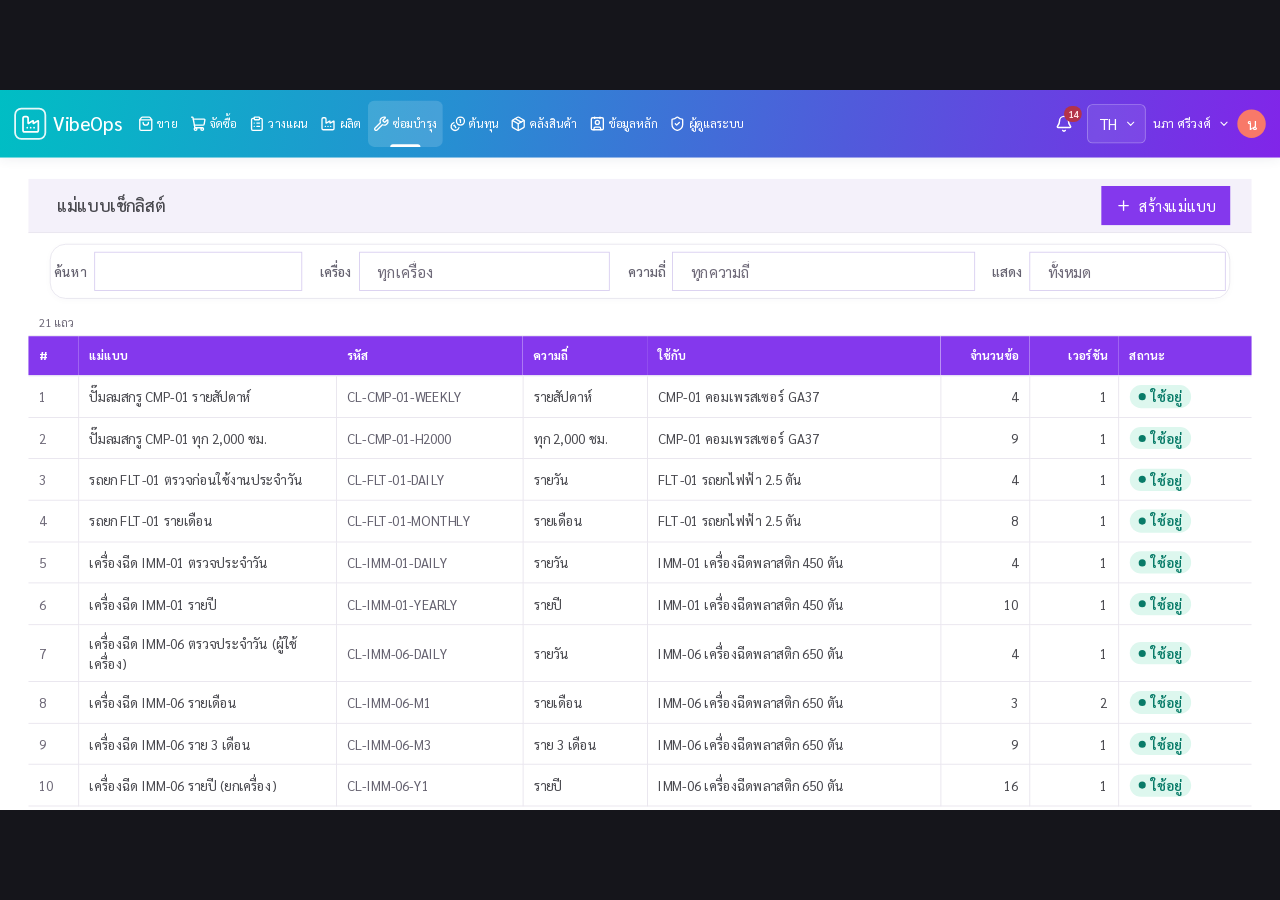
<file: embed/live/desk-checklist.html>
<!doctype html>
<html lang="th" data-vo-theme="erp" data-theme="light">
<head>
<meta charset="utf-8">
<meta name="viewport" content="width=device-width, initial-scale=1">
<title>แม่แบบเช็กลิสต์ IMM-06</title>
<link rel="stylesheet" href="vibeops-themes.css">
<link rel="stylesheet" href="vibeops-app.css">
<style>
html,body{margin:0;height:100%;overflow:hidden;background:#15151b}
.stage{position:absolute;left:0;top:0;width:1440px;height:810px;transform-origin:0 0;overflow:hidden;background:var(--vo-shell-bg,#fff);font-family:var(--vo-font,Sarabun,sans-serif);color:var(--vo-text)}
.stage [data-desktop-nav]{position:relative!important}
.cur{position:absolute;z-index:200;pointer-events:none;margin:-3px 0 0 -4px;transition:left .6s cubic-bezier(.4,0,.2,1),top .6s cubic-bezier(.4,0,.2,1),opacity .3s;filter:drop-shadow(0 2px 3px rgba(0,0,0,.35))}
.rip{position:absolute;z-index:199;width:18px;height:18px;margin:-9px 0 0 -9px;border-radius:50%;background:color-mix(in srgb,var(--vo-primary) 40%,transparent);animation:lv-rip .6s ease-out forwards;pointer-events:none}
@keyframes lv-rip{to{transform:scale(4);opacity:0}}
.pressed{transform:scale(.97)}
.fx-in{animation:lv-in .45s ease-out both}@keyframes lv-in{from{opacity:0;transform:translateY(8px)}}
.fx-pop{animation:lv-pop .45s}@keyframes lv-pop{40%{transform:scale(1.18)}}
.fx-flash{animation:lv-flash 1s}@keyframes lv-flash{from{background:var(--vo-primary-soft)}}
.nofx,.nofx *{transition:none!important;animation:none!important}
.focus{border-color:var(--vo-focus)!important;box-shadow:var(--vo-focus-glow)}
.lv-hl{background:var(--vo-primary-soft)!important}
.lv-hl td:first-child{box-shadow:inset 4px 0 0 var(--vo-primary)}
[hidden]{display:none!important}
.lv-cap{position:fixed;left:16px;bottom:16px;z-index:300;background:rgba(0,0,0,.75);color:#fff;padding:8px 14px;border-radius:8px;font:16px Sarabun,sans-serif}
</style>

<style>*{caret-color:transparent!important}.caret,.cursor-blink{display:none!important}</style></head>
<body>
<!-- หน้าจอจำลอง ข้อมูลตัวอย่าง · มาร์กอัปจาก dom/checklists.html (VibeOps CMMS จริง) -->
<div class="stage" data-vo-theme="erp">
<div class="flex flex-col bg-[var(--vo-shell-bg,#fff)]" style="height:810px">
<div data-desktop-nav="true" class="hidden lg:flex sticky top-0 z-40"><div class="floor-brand-tier"><div class="floor-header-inner"><div class="floor-brand flex items-center"><a title="บริษัทตัวอย่าง" class="flex items-center gap-2 text-white" href="/" data-discover="true"><div class="border-2 border-white/90 flex items-center justify-center"><svg xmlns="http://www.w3.org/2000/svg" width="24" height="24" viewBox="0 0 24 24" fill="none" stroke="currentColor" stroke-width="2" stroke-linecap="round" stroke-linejoin="round" class="lucide lucide-factory" aria-hidden="true"><path d="M12 16h.01"></path><path d="M16 16h.01"></path><path d="M3 19a2 2 0 0 0 2 2h14a2 2 0 0 0 2-2V8.5a.5.5 0 0 0-.769-.422l-4.462 2.844A.5.5 0 0 1 15 10.5v-2a.5.5 0 0 0-.769-.422L9.77 10.922A.5.5 0 0 1 9 10.5V5a2 2 0 0 0-2-2H5a2 2 0 0 0-2 2z"></path><path d="M8 16h.01"></path></svg></div><div><span class="font-medium">VibeOps</span></div></a></div><div class="floor-account flex items-center"><span class="flex items-center"></span><div class="relative" data-testid="notification-bell"><button type="button" title="การแจ้งเตือน" aria-label="การแจ้งเตือน 14 เรื่อง" aria-expanded="false" aria-haspopup="true" class="relative p-2 text-white"><svg xmlns="http://www.w3.org/2000/svg" width="20" height="20" viewBox="0 0 24 24" fill="none" stroke="currentColor" stroke-width="2" stroke-linecap="round" stroke-linejoin="round" class="lucide lucide-bell" aria-hidden="true"><path d="M10.268 21a2 2 0 0 0 3.464 0"></path><path d="M3.262 15.326A1 1 0 0 0 4 17h16a1 1 0 0 0 .74-1.673C19.41 13.956 18 12.499 18 8A6 6 0 0 0 6 8c0 4.499-1.411 5.956-2.738 7.326"></path></svg><span data-testid="notification-badge" class="absolute -right-0.5 -top-0.5 min-w-[18px] rounded-full bg-bad px-1 text-center text-[11px] font-semibold leading-[18px] text-on-bad">14</span></button></div><label class="floor-language"><select aria-label="ภาษาเมนู"><option value="th">TH</option><option value="en">EN</option></select><svg xmlns="http://www.w3.org/2000/svg" width="14" height="14" viewBox="0 0 24 24" fill="none" stroke="currentColor" stroke-width="2" stroke-linecap="round" stroke-linejoin="round" class="lucide lucide-chevron-down" aria-hidden="true"><path d="m6 9 6 6 6-6"></path></svg></label><div class="relative" data-testid="user-menu"><button type="button" data-testid="user-menu-button" aria-haspopup="menu" aria-expanded="false" aria-label="เมนูผู้ใช้ นภา ศรีวงศ์" title="นภา ศรีวงศ์" class="floor-profile flex min-h-11 items-center gap-2 rounded-control text-white hover:bg-white/15 focus-visible:outline-2 focus-visible:outline-offset-2 focus-visible:outline-white"><span class="truncate" data-testid="user-menu-name">นภา ศรีวงศ์</span><svg xmlns="http://www.w3.org/2000/svg" width="14" height="14" viewBox="0 0 24 24" fill="none" stroke="currentColor" stroke-width="2" stroke-linecap="round" stroke-linejoin="round" class="lucide lucide-chevron-down" aria-hidden="true"><path d="m6 9 6 6 6-6"></path></svg><div class="rounded-full bg-[#f87969] flex items-center justify-center shrink-0" aria-hidden="true">น</div></button></div></div></div></div><div class="floor-nav-tier"><div class="floor-nav-inner"><nav aria-label="เมนูหลัก" class="flex items-center"><div class="relative"><button type="button" aria-expanded="false" aria-controls="nav-sales" class="flex items-center justify-center whitespace-nowrap"><svg xmlns="http://www.w3.org/2000/svg" width="24" height="24" viewBox="0 0 24 24" fill="none" stroke="currentColor" stroke-width="2" stroke-linecap="round" stroke-linejoin="round" class="lucide lucide-shopping-bag" aria-hidden="true"><path d="M16 10a4 4 0 0 1-8 0"></path><path d="M3.103 6.034h17.794"></path><path d="M3.4 5.467a2 2 0 0 0-.4 1.2V20a2 2 0 0 0 2 2h14a2 2 0 0 0 2-2V6.667a2 2 0 0 0-.4-1.2l-2-2.667A2 2 0 0 0 17 2H7a2 2 0 0 0-1.6.8z"></path></svg><span>ขาย</span><svg xmlns="http://www.w3.org/2000/svg" width="24" height="24" viewBox="0 0 24 24" fill="none" stroke="currentColor" stroke-width="2" stroke-linecap="round" stroke-linejoin="round" class="lucide lucide-chevron-down" aria-hidden="true"><path d="m6 9 6 6 6-6"></path></svg></button></div><div class="relative"><button type="button" aria-expanded="false" aria-controls="nav-purchase" class="flex items-center justify-center whitespace-nowrap"><svg xmlns="http://www.w3.org/2000/svg" width="24" height="24" viewBox="0 0 24 24" fill="none" stroke="currentColor" stroke-width="2" stroke-linecap="round" stroke-linejoin="round" class="lucide lucide-shopping-cart" aria-hidden="true"><path d="m2.05 2.05 1.099-.028a1 1 0 0 1 1.008.815l2.69 14.347A1 1 0 0 0 7.83 18H18"></path><path d="M4.563 5h16.435a1 1 0 0 1 .981 1.204l-1.026 6.226A2 2 0 0 1 18.962 14H6.25"></path><circle cx="18" cy="20" r="2"></circle><circle cx="8" cy="20" r="2"></circle></svg><span>จัดซื้อ</span><svg xmlns="http://www.w3.org/2000/svg" width="24" height="24" viewBox="0 0 24 24" fill="none" stroke="currentColor" stroke-width="2" stroke-linecap="round" stroke-linejoin="round" class="lucide lucide-chevron-down" aria-hidden="true"><path d="m6 9 6 6 6-6"></path></svg></button></div><div class="relative"><button type="button" aria-expanded="false" aria-controls="nav-planning" class="flex items-center justify-center whitespace-nowrap"><svg xmlns="http://www.w3.org/2000/svg" width="24" height="24" viewBox="0 0 24 24" fill="none" stroke="currentColor" stroke-width="2" stroke-linecap="round" stroke-linejoin="round" class="lucide lucide-clipboard-list" aria-hidden="true"><rect width="8" height="4" x="8" y="2" rx="1" ry="1"></rect><path d="M16 4h2a2 2 0 0 1 2 2v14a2 2 0 0 1-2 2H6a2 2 0 0 1-2-2V6a2 2 0 0 1 2-2h2"></path><path d="M12 11h4"></path><path d="M12 16h4"></path><path d="M8 11h.01"></path><path d="M8 16h.01"></path></svg><span>วางแผน</span><svg xmlns="http://www.w3.org/2000/svg" width="24" height="24" viewBox="0 0 24 24" fill="none" stroke="currentColor" stroke-width="2" stroke-linecap="round" stroke-linejoin="round" class="lucide lucide-chevron-down" aria-hidden="true"><path d="m6 9 6 6 6-6"></path></svg></button></div><div class="relative"><button type="button" aria-expanded="false" aria-controls="nav-production" class="flex items-center justify-center whitespace-nowrap"><svg xmlns="http://www.w3.org/2000/svg" width="24" height="24" viewBox="0 0 24 24" fill="none" stroke="currentColor" stroke-width="2" stroke-linecap="round" stroke-linejoin="round" class="lucide lucide-factory" aria-hidden="true"><path d="M12 16h.01"></path><path d="M16 16h.01"></path><path d="M3 19a2 2 0 0 0 2 2h14a2 2 0 0 0 2-2V8.5a.5.5 0 0 0-.769-.422l-4.462 2.844A.5.5 0 0 1 15 10.5v-2a.5.5 0 0 0-.769-.422L9.77 10.922A.5.5 0 0 1 9 10.5V5a2 2 0 0 0-2-2H5a2 2 0 0 0-2 2z"></path><path d="M8 16h.01"></path></svg><span>ผลิต</span><svg xmlns="http://www.w3.org/2000/svg" width="24" height="24" viewBox="0 0 24 24" fill="none" stroke="currentColor" stroke-width="2" stroke-linecap="round" stroke-linejoin="round" class="lucide lucide-chevron-down" aria-hidden="true"><path d="m6 9 6 6 6-6"></path></svg></button></div><div class="relative"><button type="button" aria-expanded="false" aria-controls="nav-maint" class="flex items-center justify-center whitespace-nowrap" aria-current="page"><svg xmlns="http://www.w3.org/2000/svg" width="24" height="24" viewBox="0 0 24 24" fill="none" stroke="currentColor" stroke-width="2" stroke-linecap="round" stroke-linejoin="round" class="lucide lucide-wrench" aria-hidden="true"><path d="M14.7 6.3a1 1 0 0 0 0 1.4l1.6 1.6a1 1 0 0 0 1.4 0l3.106-3.105c.32-.322.863-.22.983.218a6 6 0 0 1-8.259 7.057l-7.91 7.91a1 1 0 0 1-2.999-3l7.91-7.91a6 6 0 0 1 7.057-8.259c.438.12.54.662.219.984z"></path></svg><span>ซ่อมบำรุง</span><svg xmlns="http://www.w3.org/2000/svg" width="24" height="24" viewBox="0 0 24 24" fill="none" stroke="currentColor" stroke-width="2" stroke-linecap="round" stroke-linejoin="round" class="lucide lucide-chevron-down" aria-hidden="true"><path d="m6 9 6 6 6-6"></path></svg></button></div><div class="relative"><button type="button" aria-expanded="false" aria-controls="nav-costing" class="flex items-center justify-center whitespace-nowrap"><svg xmlns="http://www.w3.org/2000/svg" width="24" height="24" viewBox="0 0 24 24" fill="none" stroke="currentColor" stroke-width="2" stroke-linecap="round" stroke-linejoin="round" class="lucide lucide-coins" aria-hidden="true"><path d="M13.744 17.736a6 6 0 1 1-7.48-7.48"></path><path d="M15 6h1v4"></path><path d="m6.134 14.768.866-.5 2 3.464"></path><circle cx="16" cy="8" r="6"></circle></svg><span>ต้นทุน</span><svg xmlns="http://www.w3.org/2000/svg" width="24" height="24" viewBox="0 0 24 24" fill="none" stroke="currentColor" stroke-width="2" stroke-linecap="round" stroke-linejoin="round" class="lucide lucide-chevron-down" aria-hidden="true"><path d="m6 9 6 6 6-6"></path></svg></button></div><div class="relative"><button type="button" aria-expanded="false" aria-controls="nav-inventory" class="flex items-center justify-center whitespace-nowrap"><svg xmlns="http://www.w3.org/2000/svg" width="24" height="24" viewBox="0 0 24 24" fill="none" stroke="currentColor" stroke-width="2" stroke-linecap="round" stroke-linejoin="round" class="lucide lucide-package" aria-hidden="true"><path d="M11 21.73a2 2 0 0 0 2 0l7-4A2 2 0 0 0 21 16V8a2 2 0 0 0-1-1.73l-7-4a2 2 0 0 0-2 0l-7 4A2 2 0 0 0 3 8v8a2 2 0 0 0 1 1.73z"></path><path d="M12 22V12"></path><polyline points="3.29 7 12 12 20.71 7"></polyline><path d="m7.5 4.27 9 5.15"></path></svg><span>คลังสินค้า</span><svg xmlns="http://www.w3.org/2000/svg" width="24" height="24" viewBox="0 0 24 24" fill="none" stroke="currentColor" stroke-width="2" stroke-linecap="round" stroke-linejoin="round" class="lucide lucide-chevron-down" aria-hidden="true"><path d="m6 9 6 6 6-6"></path></svg></button></div><div class="relative"><button type="button" aria-expanded="false" aria-controls="nav-master" class="flex items-center justify-center whitespace-nowrap"><svg xmlns="http://www.w3.org/2000/svg" width="24" height="24" viewBox="0 0 24 24" fill="none" stroke="currentColor" stroke-width="2" stroke-linecap="round" stroke-linejoin="round" class="lucide lucide-contact" aria-hidden="true"><path d="M16 2v2"></path><path d="M7 21v-2a2 2 0 012-2h6a2 2 0 012 2v2"></path><path d="M8 2v2"></path><circle cx="12" cy="10" r="3"></circle><rect x="3" y="3" width="18" height="18" rx="2"></rect></svg><span>ข้อมูลหลัก</span><svg xmlns="http://www.w3.org/2000/svg" width="24" height="24" viewBox="0 0 24 24" fill="none" stroke="currentColor" stroke-width="2" stroke-linecap="round" stroke-linejoin="round" class="lucide lucide-chevron-down" aria-hidden="true"><path d="m6 9 6 6 6-6"></path></svg></button></div><div class="relative"><button type="button" aria-expanded="false" aria-controls="nav-admin" class="flex items-center justify-center whitespace-nowrap"><svg xmlns="http://www.w3.org/2000/svg" width="24" height="24" viewBox="0 0 24 24" fill="none" stroke="currentColor" stroke-width="2" stroke-linecap="round" stroke-linejoin="round" class="lucide lucide-shield-check" aria-hidden="true"><path d="M20 13c0 5-3.5 7.5-7.66 8.95a1 1 0 0 1-.67-.01C7.5 20.5 4 18 4 13V6a1 1 0 0 1 1-1c2 0 4.5-1.2 6.24-2.72a1.17 1.17 0 0 1 1.52 0C14.51 3.81 17 5 19 5a1 1 0 0 1 1 1z"></path><path d="m9 12 2 2 4-4"></path></svg><span>ผู้ดูแลระบบ</span><svg xmlns="http://www.w3.org/2000/svg" width="24" height="24" viewBox="0 0 24 24" fill="none" stroke="currentColor" stroke-width="2" stroke-linecap="round" stroke-linejoin="round" class="lucide lucide-chevron-down" aria-hidden="true"><path d="m6 9 6 6 6-6"></path></svg></button></div></nav></div></div></div>
<main class="mx-auto w-full flex-1 px-8 pt-6" style="max-width:1920px">

<!-- ===== รายการแม่แบบ ===== -->
<div id="list" data-screen="checklists" class="vo-doc vo-list-shell flex flex-col min-h-0">
  <header class="bg-surface-2 border-b border-line px-6 py-2 flex items-center justify-between gap-4 min-h-tap">
    <h1 class="pl-2 pr-1 text-lg text-text truncate m-0">แม่แบบเช็กลิสต์</h1>
    <button type="button" class="vo-button inline-flex items-center justify-center rounded-control font-medium whitespace-nowrap bg-primary-bg text-on-primary min-h-tap px-4 text-base gap-2"><span data-ic="plus" data-s="18"></span>สร้างแม่แบบ</button>
  </header>
  <div class="bg-surface px-6 py-3">
    <div class="vo-card px-1 py-2 flex items-center gap-5" role="search">
      <div class="flex items-center gap-2" style="flex:1 1 13rem"><span class="shrink-0 text-sm font-medium text-text-2">ค้นหา</span><div class="relative w-full"><input readonly class="w-full bg-surface rounded-control border outline-none text-base text-text border-line-strong h-tap px-3"></div></div>
      <div class="flex items-center gap-2" style="flex:1 1 16rem"><span class="shrink-0 text-sm font-medium text-text-2">เครื่อง</span><input readonly id="fm" placeholder="ทุกเครื่อง" class="w-full bg-surface rounded-control border outline-none text-base text-text placeholder:text-muted border-line-strong h-tap pl-5 pr-3"></div>
      <div class="flex items-center gap-2" style="flex:1 1 20rem"><span class="shrink-0 text-sm font-medium text-text-2">ความถี่</span><input readonly id="ff" placeholder="ทุกความถี่" class="w-full bg-surface rounded-control border outline-none text-base text-text placeholder:text-muted border-line-strong h-tap pl-5 pr-3"></div>
      <div class="flex items-center gap-2" style="flex:1 1 12rem"><span class="shrink-0 text-sm font-medium text-text-2">แสดง</span><input readonly placeholder="ทั้งหมด" class="w-full bg-surface rounded-control border outline-none text-base text-text placeholder:text-muted border-line-strong h-tap pl-5 pr-3"></div>
    </div>
  </div>
  <div class="bg-surface flex flex-col">
    <div class="flex items-center justify-between px-3 py-1.5 border-b border-line"><span class="text-xs text-muted" id="nrow">21 แถว</span><span class="text-xs text-muted" id="fhint"></span></div>
    <table class="vo-super-table w-full text-left border-collapse table-fixed" id="tb">
      <thead><tr>
        <th class="px-3 py-3 text-sm font-semibold text-on-primary border-b border-primary bg-primary-bg" style="width:56px">#</th>
        <th class="px-3 py-3 text-sm font-semibold text-on-primary border-b border-primary bg-primary-bg">แม่แบบ</th>
        <th class="px-3 py-3 text-sm font-semibold text-on-primary border-b border-primary bg-primary-bg" style="width:210px">รหัส</th>
        <th class="px-3 py-3 text-sm font-semibold text-on-primary border-b border-primary bg-primary-bg" style="width:140px">ความถี่</th>
        <th class="px-3 py-3 text-sm font-semibold text-on-primary border-b border-primary bg-primary-bg" style="width:330px">ใช้กับ</th>
        <th class="px-3 py-3 text-sm font-semibold text-on-primary border-b border-primary bg-primary-bg text-right" style="width:100px">จำนวนข้อ</th>
        <th class="px-3 py-3 text-sm font-semibold text-on-primary border-b border-primary bg-primary-bg text-right" style="width:100px">เวอร์ชัน</th>
        <th class="px-3 py-3 text-sm font-semibold text-on-primary border-b border-primary bg-primary-bg" style="width:150px">สถานะ</th>
      </tr></thead>
      <tbody class="divide-y divide-line" id="rows"></tbody>
    </table>
  </div>
</div>

<!-- ===== แก้แม่แบบ ===== -->
<div id="edit" class="cmms-detail flex flex-col" hidden>
  <header class="border-b border-line bg-surface-2 px-6 py-2">
    <div class="flex min-h-tap items-center justify-between gap-3">
      <div class="flex min-w-0 items-center gap-2">
        <button type="button" class="inline-flex min-h-tap items-center gap-1.5 rounded-md px-2 text-base text-text-2"><span data-ic="back" data-s="18"></span> <span>แม่แบบเช็กลิสต์</span></button>
        <div class="min-w-0 pl-1"><div class="text-sm text-text-2">CL-IMM-06-M1 · เวอร์ชัน 3</div><h1 class="text-lg leading-snug text-text m-0">เครื่องฉีด IMM-06 รายเดือน</h1></div>
        <div class="ml-2 shrink-0" id="est"></div>
      </div>
      <div class="flex shrink-0 items-center gap-2">
        <button type="button" class="vo-button inline-flex items-center justify-center rounded-control font-medium whitespace-nowrap bg-surface text-text border border-line-strong min-h-tap px-4 text-base gap-2">บันทึกฉบับร่าง</button>
        <button type="button" id="pub" class="vo-button inline-flex items-center justify-center rounded-control font-medium whitespace-nowrap bg-primary-bg text-on-primary min-h-tap px-4 text-base gap-2">เผยแพร่</button>
      </div>
    </div>
  </header>
  <div class="grid gap-5 px-6 py-4" style="grid-template-columns:minmax(0,1fr) 400px">
    <div class="flex min-w-0 flex-col gap-3">
      <div class="grid gap-4 items-end" style="grid-template-columns:1.3fr .8fr 1.1fr">
        <label class="flex flex-col gap-1"><span class="text-base text-text-2">ชื่อแม่แบบ</span><input readonly value="เครื่องฉีด IMM-06 รายเดือน" class="w-full bg-surface rounded-control border outline-none text-base text-text border-line-strong h-11 px-3"></label>
        <label class="flex flex-col gap-1"><span class="text-base text-text-2">ความถี่</span><select class="w-full bg-surface rounded-control border text-base text-text border-line-strong h-11 px-3"><option>รายเดือน</option></select></label>
        <label class="flex flex-col gap-1"><span class="text-base text-text-2">ใช้กับเครื่อง</span><span class="inline-flex h-11 items-center gap-2 rounded-full border border-primary bg-primary-soft px-4 text-base text-text">IMM-06 · เครื่องฉีด 650 ตัน</span></label>
      </div>
      <div class="flex items-center justify-between mt-2"><h2 class="text-base font-medium text-text m-0" id="itn">ข้อที่ต้องทำ (3)</h2><button type="button" id="add" class="inline-flex items-center gap-1.5 min-h-11 px-2 text-base text-text-2 rounded-md"><span data-ic="plus" data-s="18"></span>เพิ่มข้อ</button></div>
      <ol class="flex flex-col gap-2 m-0 p-0 list-none" id="items"></ol>
    </div>
    <aside class="flex flex-col gap-4">
      <section class="vo-card p-4">
        <h2 class="text-base font-medium text-text m-0 mb-2">เวอร์ชัน</h2>
        <ul class="m-0 p-0 list-none flex flex-col" id="vers">
          <li class="flex items-center justify-between rounded-md px-3 py-2.5 bg-primary-soft"><span class="text-base text-text" id="v3t">เวอร์ชัน 3 · 3 ข้อ</span><span id="v3"></span></li>
          <li class="flex items-center justify-between px-3 py-2.5"><span class="text-base text-text">เวอร์ชัน 2 · 3 ข้อ</span><span id="v2"></span></li>
          <li class="flex items-center justify-between px-3 py-2.5"><span class="text-base text-text-2">เวอร์ชัน 1 · 6 ข้อ</span><span id="v1"></span></li>
        </ul>
        <p class="mt-2 mb-0 text-sm text-text-2">ใบงานที่เปิดไปแล้วใช้เวอร์ชันเดิมจนจบ · ไม่มีอะไรถูกลบ</p>
      </section>
      <section class="vo-card p-4">
        <h2 class="text-base font-medium text-text m-0 mb-2">ใช้ในแผน PM</h2>
        <dl class="divide-y divide-line m-0">
          <div class="grid grid-cols-[minmax(7rem,9rem)_1fr] gap-3 py-1.5 text-base"><dt class="text-text-2">แผน</dt><dd class="m-0 text-text">PM-IMM-06 ระบบไฮดรอลิก</dd></div>
          <div class="grid grid-cols-[minmax(7rem,9rem)_1fr] gap-3 py-1.5 text-base"><dt class="text-text-2">รอบ</dt><dd class="m-0 text-text">เดือน · 3 เดือน · ปี</dd></div>
          <div class="grid grid-cols-[minmax(7rem,9rem)_1fr] gap-3 py-1.5 text-base"><dt class="text-text-2">ครั้งถัดไป</dt><dd class="m-0 text-text">1 ธ.ค. · ทีมซ่อมอาคาร A</dd></div>
        </dl>
      </section>
      <div id="ts" class="flex justify-end"></div>
    </aside>
  </div>
</div>

</main>
</div>
</div>
<script src="live.js"></script>
<script>
const BT = { info: ['bg-info-bg text-info', 'bg-info'], ok: ['bg-ok-bg text-ok', 'bg-ok'], warn: ['bg-warn-bg text-warn', 'bg-warn'], mute: ['bg-surface-2 text-text-2', 'bg-line-strong'] };
const badge = (t, x) => `<span class="inline-flex items-center gap-1.5 rounded-full px-2.5 py-0.5 text-sm font-semibold whitespace-nowrap ${BT[t][0]}"><span aria-hidden="true" class="size-2 shrink-0 rounded-full ${BT[t][1]}"></span>${x}</span>`;
function setB(a, sel, t, x) { a.set(sel, badge(t, x)); if (!a.fast) a.$(sel).firstElementChild.classList.add('fx-pop'); }
const TD = 'px-3 text-sm text-text border-b border-line border-r last:border-r-0 py-2.5';
// [ชื่อ, รหัส, ความถี่, ใช้กับ, ข้อ, เวอร์ชัน, กลุ่ม]  g = ทั่วไป · d = IMM-06 รายวัน · t = รอบ PM ของ IMM-06
const ROWS = [
  ['ปั๊มลมสกรู CMP-01 รายสัปดาห์', 'CL-CMP-01-WEEKLY', 'รายสัปดาห์', 'CMP-01 คอมเพรสเซอร์ GA37', 4, 1, 'g'],
  ['ปั๊มลมสกรู CMP-01 ทุก 2,000 ชม.', 'CL-CMP-01-H2000', 'ทุก 2,000 ชม.', 'CMP-01 คอมเพรสเซอร์ GA37', 9, 1, 'g'],
  ['รถยก FLT-01 ตรวจก่อนใช้งานประจำวัน', 'CL-FLT-01-DAILY', 'รายวัน', 'FLT-01 รถยกไฟฟ้า 2.5 ตัน', 4, 1, 'g'],
  ['รถยก FLT-01 รายเดือน', 'CL-FLT-01-MONTHLY', 'รายเดือน', 'FLT-01 รถยกไฟฟ้า 2.5 ตัน', 8, 1, 'g'],
  ['เครื่องฉีด IMM-01 ตรวจประจำวัน', 'CL-IMM-01-DAILY', 'รายวัน', 'IMM-01 เครื่องฉีดพลาสติก 450 ตัน', 4, 1, 'g'],
  ['เครื่องฉีด IMM-01 รายปี', 'CL-IMM-01-YEARLY', 'รายปี', 'IMM-01 เครื่องฉีดพลาสติก 450 ตัน', 10, 1, 'g'],
  ['เครื่องฉีด IMM-06 ตรวจประจำวัน (ผู้ใช้เครื่อง)', 'CL-IMM-06-DAILY', 'รายวัน', 'IMM-06 เครื่องฉีดพลาสติก 650 ตัน', 4, 1, 'd'],
  ['เครื่องฉีด IMM-06 รายเดือน', 'CL-IMM-06-M1', 'รายเดือน', 'IMM-06 เครื่องฉีดพลาสติก 650 ตัน', 3, 2, 't'],
  ['เครื่องฉีด IMM-06 ราย 3 เดือน', 'CL-IMM-06-M3', 'ราย 3 เดือน', 'IMM-06 เครื่องฉีดพลาสติก 650 ตัน', 9, 1, 't'],
  ['เครื่องฉีด IMM-06 รายปี (ยกเครื่อง)', 'CL-IMM-06-Y1', 'รายปี', 'IMM-06 เครื่องฉีดพลาสติก 650 ตัน', 16, 1, 't'],
];
const ITEMS = [
  ['ระดับน้ำมันไฮดรอลิกในถัง', 'ผ่าน / ไม่ผ่าน', 'ต้องทำ'],
  ['รอยรั่วที่ข้อต่อและท่ออ่อน', 'ผ่าน / ไม่ผ่าน', 'ต้องทำ · ไม่ผ่าน = เปิดงานซ่อม'],
  ['ทำความสะอาดไส้กรองน้ำมันไฮดรอลิก', 'ผ่าน / ไม่ผ่าน', 'ต้องทำ'],
];
const INP = 'w-full bg-surface rounded-control border outline-none text-base text-text border-line-strong h-11 px-3';
const item = (n, t, ty, note, id) => `<li class="grid items-center gap-3 rounded-md border border-line bg-surface px-3 py-2" style="grid-template-columns:1.8rem 1fr 11rem 15rem" ${id ? `id="${id}" hidden` : ''}>
  <span class="text-base text-text-2">${n}.</span><input readonly class="${INP}" value="${t}" ${id ? `id="${id}t"` : ''}>
  <span class="flex h-11 items-center justify-between rounded-control border border-line-strong bg-surface px-3 text-base text-text" ${id ? `id="${id}y"` : ''}>${ty}<span class="text-text-2">${LIVE.ic('down', 16)}</span></span>
  <span class="text-sm text-text-2" ${id ? `id="${id}n"` : ''}>${note}</span></li>`;
const row = (r, i) => `<tr class="bg-surface ${r[6]}" data-code="${r[1]}"><td class="${TD}" style="width:56px"><span class="num text-sm text-muted">${i + 1}</span></td><td class="${TD}">${r[0]}</td><td class="${TD}"><span class="tabular-nums text-text-2">${r[1]}</span></td><td class="${TD}">${r[2]}</td><td class="${TD}">${r[3]}</td><td class="${TD} text-right">${r[4]}</td><td class="${TD} text-right">${r[5]}</td><td class="${TD}">${badge('ok', 'ใช้อยู่')}</td></tr>`;
const renum = a => { let k = 0; a.$('#rows').querySelectorAll('tr').forEach(tr => { if (!tr.hidden) tr.querySelector('.num').textContent = ++k; }); };

LIVE.run({
  build: st => {
    st.querySelector('#rows').innerHTML = ROWS.map(row).join('');
    st.querySelector('#items').innerHTML = ITEMS.map((x, i) => item(i + 1, ...x)).join('')
      + item(4, '', 'ผ่าน / ไม่ผ่าน', 'ต้องทำ', 'i4') + item(5, '', 'ผ่าน / ไม่ผ่าน', 'ต้องทำ', 'i5');
  },
  steps: [
  { cap: 'แม่แบบเช็กลิสต์ทั้งโรงงาน 21 แบบ แยกตามเครื่องและความถี่',
    run: async a => { setB(a, '#est', 'warn', 'ฉบับร่าง'); setB(a, '#v3', 'warn', 'ฉบับร่าง'); setB(a, '#v2', 'ok', 'ใช้อยู่'); setB(a, '#v1', 'mute', 'เลิกใช้'); } },
  { cap: 'กรองเครื่อง IMM-06 เหลือเฉพาะแม่แบบของเครื่องนี้',
    run: async a => {
      await a.click('#fm'); await a.type('#fm', 'IMM-06 เครื่องฉีดพลาสติก 650 ตัน', 30);
      a.hide('#rows tr.g'); renum(a); a.text('#nrow', '4 แถว'); a.show('#rows tr.d, #rows tr.t');
    } },
  { cap: 'เลือกความถี่รอบ PM: รายเดือน ราย 3 เดือน รายปี — งานหนักขึ้นตามรอบ',
    run: async a => {
      await a.click('#ff'); await a.type('#ff', 'รายเดือน, ราย 3 เดือน, รายปี', 30);
      a.hide('#rows tr.d'); renum(a); a.text('#nrow', '3 แถว'); a.text('#fhint', 'รอบใหญ่ครอบรอบเล็ก: 3 → 9 → 16 ข้อ');
      for (const tr of a.$('#rows').querySelectorAll('tr.t')) { a.cls(tr, 'lv-hl'); await a.w(380); }
    } },
  { cap: 'เปิดแม่แบบรายเดือน เวอร์ชัน 3 ฉบับร่าง',
    run: async a => {
      await a.click('#rows tr[data-code="CL-IMM-06-M1"]');
      a.hide('#list'); a.show('#edit');
    } },
  { cap: 'ทุกข้อเลือกชนิดคำตอบได้ — ข้อพื้นฐานเป็นผ่าน / ไม่ผ่าน',
    run: async a => {
      for (const li of a.$('#items').querySelectorAll('li:not([id])')) { a.cls(li, 'lv-hl'); await a.move(li.children[2]); }
      a.cls('#items li', '', 'lv-hl');
    } },
  { cap: 'เพิ่มข้อแบบค่าวัด แรงดันระบบต้องอยู่ในเกณฑ์ 140–160 bar',
    run: async a => {
      await a.click('#add'); a.show('#i4'); a.text('#itn', 'ข้อที่ต้องทำ (4)');
      await a.type('#i4t', 'แรงดันระบบขณะฉีด');
      await a.click('#i4y', () => a.set('#i4y', 'ค่าวัด (bar)<span class="text-text-2">' + LIVE.ic('down', 16) + '</span>'));
      a.set('#i4n', '<span class="text-text">เกณฑ์ <b class="num">140</b> – <b class="num">160</b> bar</span> · นอกเกณฑ์ = เตือน');
      a.cls('#i4', 'lv-hl');
    } },
  { cap: 'เพิ่มข้อแบบรูป ช่างต้องถ่ายรูปก่อนบันทึก',
    run: async a => {
      a.cls('#i4', '', 'lv-hl');
      await a.click('#add'); a.show('#i5'); a.text('#itn', 'ข้อที่ต้องทำ (5)');
      await a.type('#i5t', 'ถ่ายรูปตัวบอกไส้กรองอุดตัน');
      await a.click('#i5y', () => a.set('#i5y', 'รูป<span class="text-text-2">' + LIVE.ic('camera', 16) + '</span>'));
      a.set('#i5n', 'ต้องแนบรูป 1 รูป'); a.text('#v3t', 'เวอร์ชัน 3 · 5 ข้อ'); a.cls('#i5', 'lv-hl');
    } },
  { cap: 'กดเผยแพร่ เวอร์ชัน 3 ใช้กับใบงาน PM ครั้งถัดไป เวอร์ชันเก่าเก็บไว้',
    run: async a => {
      a.cls('#i5', '', 'lv-hl');
      await a.click('#pub', () => {
        setB(a, '#est', 'ok', 'ใช้อยู่'); setB(a, '#v3', 'ok', 'ใช้อยู่'); setB(a, '#v2', 'mute', 'เลิกใช้ · เก็บไว้');
        a.set('#ts', `<span class="inline-flex items-center gap-1.5 rounded-full px-3 py-1 text-base font-medium bg-ok-bg text-ok${a.fast ? '' : ' fx-in'}">${LIVE.ic('check', 18)}เผยแพร่เวอร์ชัน 3 แล้ว</span>`);
      });
      a.off();
    } },
] });
</script>
</body>
</html>
</file>
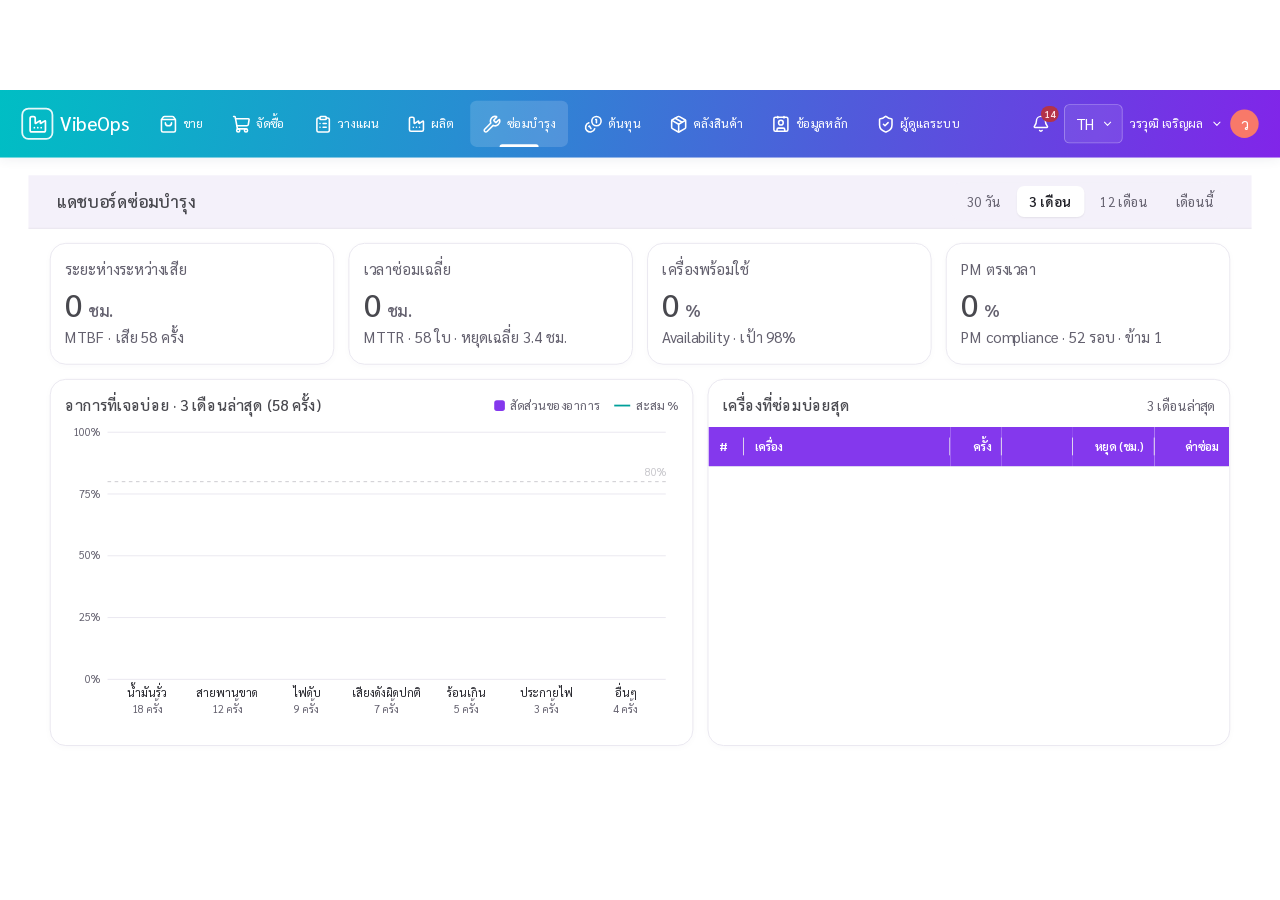
<file: embed/live/desk-dashboard.html>
<!doctype html>
<html lang="th" data-vo-theme="erp" data-theme="light">
<head>
<title>แดชบอร์ดซ่อมบำรุง</title>
<meta charset="utf-8">
<meta name="viewport" content="width=device-width,initial-scale=1">
<link rel="stylesheet" href="vibeops-themes.css">
<link rel="stylesheet" href="vibeops-app.css">
<style>
/* แถบบนของโปรแกรมจริง (ยกจาก @media min-width:1024px ของ vibeops-app.css ให้แสดงทุกขนาด iframe) */

  [data-desktop-nav] {
    background: var(--vo-brand-gradient, linear-gradient(100deg,#00bec4 0%,#278ed2 36%,#505bdb 66%,#8125e9 100%));
    box-shadow: 0 3px 12px #24345b12;
    margin-bottom: 0;
    display: grid;
    grid-template-columns: auto minmax(0,1fr) auto;
    align-items: center;
    gap: 20px;
    padding: 12px 24px;
  }
  [data-desktop-nav] .floor-brand-tier, [data-desktop-nav] .floor-header-inner, [data-desktop-nav] .floor-nav-tier, [data-desktop-nav] .floor-nav-inner {
    display: contents;
  }
  [data-desktop-nav] .floor-brand {
    grid-column: 1;
    grid-row: 1;
  }
  [data-desktop-nav] .floor-brand > a > div:first-child {
    width: 36px;
    height: 36px;
    border-radius: 8px;
  }
  [data-desktop-nav] .floor-brand > a > div:first-child svg {
    width: 23px;
    height: 23px;
  }
  [data-desktop-nav] .floor-brand a span:first-child {
    font-size: 21px;
  }
  [data-desktop-nav] .floor-brand a span + span, [data-desktop-nav] .floor-company-divider {
    display: none;
  }
  [data-desktop-nav] .floor-company {
    position: absolute;
    width: 1px;
    height: 1px;
    overflow: hidden;
    clip-path: inset(50%);
  }
  [data-desktop-nav] .floor-account {
    grid-column: 3;
    grid-row: 1;
    gap: 8px;
  }
  [data-desktop-nav] .floor-account > .w-px {
    display: none;
  }
  [data-desktop-nav] .floor-profile > span {
    max-width: 110px;
    font-size: 14px;
  }
  [data-desktop-nav] .floor-profile > div {
    width: 32px;
    height: 32px;
  }
  [data-desktop-nav] .floor-header-inner a span {
    font-weight: 500;
  }
  [data-desktop-nav] nav > a,[data-desktop-nav] nav > div > button {
    position: relative;
    background: transparent;
  }
  [data-desktop-nav] nav [aria-current="page"] {
    background: #ffffff26;
  }
  [data-desktop-nav] nav [aria-current="page"]::after {
    content: '';
    position: absolute;
    bottom: 0;
    left: 30%;
    right: 30%;
    height: 3px;
    border-radius: 3px 3px 0 0;
    background: #fff;
  }
  [data-desktop-nav] nav > a:hover,[data-desktop-nav] nav > div > button:hover,[data-desktop-nav] nav button[aria-expanded="true"] {
    background: #ffffff26;
  }
  [data-desktop-nav] .floor-nav-tier {
    height: auto;
    padding: 0 0 10px;
    margin: 0;
  }
  [data-desktop-nav] nav {
    grid-column: 2;
    grid-row: 1;
    width: 100%;
    min-width: 0;
    height: 52px;
    gap: 4px;
    border: 0;
    border-radius: 0;
    background: transparent;
    box-shadow: none;
  }
  [data-desktop-nav] nav > a, [data-desktop-nav] nav > div {
    flex: 0 0 auto;
    min-width: 0;
  }
  [data-desktop-nav] nav > a, [data-desktop-nav] nav > div > button {
    width: 100%;
    height: 52px;
    padding: 0 14px;
    gap: 6px;
    font-size: 14px;
    font-weight: 400;
    border: 0;
    border-radius: 7px;
    color: #fff;
  }
  [data-desktop-nav] nav > a:focus-visible,[data-desktop-nav] nav > div > button:focus-visible {
    outline: 2px solid #fff;
    outline-offset: 2px;
  }
  [data-desktop-nav] nav > a > svg, [data-desktop-nav] nav > div > button > svg:first-child {
    color: #fff;
    width: 21px;
    height: 21px;
  }
  [data-desktop-nav] nav > div > button > svg:last-child {
    width: 12px;
    color: #ffffffb3;
  }
  [data-desktop-nav] nav > div:nth-last-child(-n+2) > .absolute {
    left: auto;
    right: 0;
  }


html,body{margin:0;height:100%;overflow:hidden;background:#fff}
body{font-family:var(--vo-font,"Sarabun",Tahoma,sans-serif);color:var(--vo-text)}
.stage{position:absolute;left:0;top:0;width:1440px;height:810px;transform-origin:0 0;overflow:hidden;background:var(--vo-shell-bg,#fff);display:flex;flex-direction:column}
.stage [data-desktop-nav]{flex:none}
.pg{flex:1;min-height:0;overflow:hidden;padding:20px 32px 0}
.cur{position:absolute;z-index:99;width:28px;height:28px;margin:-3px 0 0 -5px;pointer-events:none;transition:left .55s cubic-bezier(.4,0,.2,1),top .55s cubic-bezier(.4,0,.2,1),opacity .25s;filter:drop-shadow(0 2px 3px rgba(0,0,0,.35))}
.rip{position:absolute;z-index:98;width:46px;height:46px;margin:-23px 0 0 -23px;border-radius:50%;background:rgba(124,58,237,.32);animation:lvRip .6s ease-out forwards;pointer-events:none}
@keyframes lvRip{from{transform:scale(.2);opacity:1}to{transform:scale(1.7);opacity:0}}
.pressed{transform:scale(.97)}
.focus{border-color:var(--vo-focus,var(--vo-primary))!important;box-shadow:0 0 0 3px var(--vo-primary-soft)}
.fx-in{animation:lvIn .45s ease-out both}
@keyframes lvIn{from{opacity:0;transform:translateY(8px)}to{opacity:1;transform:none}}
.fx-pop{animation:lvPop .4s ease-out}
@keyframes lvPop{0%{transform:scale(.6);opacity:0}70%{transform:scale(1.08)}100%{transform:scale(1);opacity:1}}
.fx-flash{animation:lvFlash 1s ease-out}
@keyframes lvFlash{0%{background:var(--vo-primary-soft)}100%{background:transparent}}
.nofx,.nofx *{transition:none!important;animation:none!important}
[hidden]{display:none!important}
.toast{display:inline-flex;align-items:center;gap:6px;border-radius:999px;padding:4px 12px;font-size:15px;font-weight:600;background:var(--vo-ok-bg);color:var(--vo-ok)}
.row-hl>td{background:var(--vo-primary-soft)!important;transition:background .3s}
.cell-bad{background:var(--vo-bad-bg)!important;color:var(--vo-bad)!important;font-weight:700;transition:background .4s,color .4s}
.cell-plan{background:var(--vo-ok-bg)!important;color:var(--vo-ok)!important;font-weight:700}
.vo-tabs-pill{display:inline-flex;gap:4px;padding:4px;border-radius:10px;background:var(--vo-surface-2);align-self:flex-start}
.vo-tabs-pill button{padding:6px 14px;border-radius:8px;font-size:15px;color:var(--vo-text-2)}
.vo-tabs-pill button[aria-selected=true]{background:var(--vo-surface);color:var(--vo-text);font-weight:600;box-shadow:0 1px 2px #0001}
</style>
<script>
/* ชิ้นส่วนหน้าตา VibeOps (คลาสคัดจาก dom/*.html ของโปรแกรมจริง) */
window.VO = {
  TH: 'px-3 py-3 text-sm font-semibold text-on-primary select-none border-b border-primary bg-primary-bg relative group after:absolute after:right-0 after:top-3 after:bottom-3 after:w-px after:bg-line last:after:hidden',
  TD: 'px-3 text-sm text-text transition-colors whitespace-nowrap border-b border-line py-2.5',
  TR: 'group transition-all duration-200 outline-none bg-surface hover:bg-surface-2',
  BTN: 'vo-button inline-flex items-center justify-center rounded-control font-medium select-none whitespace-nowrap shrink-0 transition-colors duration-150 min-h-tap px-4 text-base gap-2',
  INPUT: 'w-full bg-surface rounded-control border outline-none text-base text-text placeholder:text-muted border-line-strong transition-colors h-tap px-3',
  th(t, o = {}) { return `<th class="${this.TH}${o.r ? ' text-right' : ''}" style="${o.w ? 'width:' + o.w + 'px' : ''}"><div class="flex items-center justify-between space-x-2 w-full group"><div class="flex items-center gap-1 flex-1 min-w-0 select-none${o.r ? ' justify-end' : ''}"><span class="font-semibold text-inherit leading-tight whitespace-nowrap">${t}</span></div></div></th>`; },
  td(h, o = {}) { return `<td class="${this.TD}${o.r ? ' text-right' : ''}${o.c ? ' ' + o.c : ''}"${o.a || ''}>${h}</td>`; },
  table(ths, rows, tb = '') { return `<div class="bg-surface flex flex-col"><div class="overflow-x-auto flex-1 min-h-0 min-w-0 max-w-full"><table class="vo-super-table w-full text-left border-collapse table-fixed"><thead class="sticky top-0 z-10"><tr>${ths}</tr></thead><tbody class="divide-y divide-line"${tb}>${rows}</tbody></table></div></div>`; },
  badge(kind, t) {
    const m = { ok: ['bg-ok-bg text-ok', 'bg-ok'], bad: ['bg-bad-bg text-bad', 'bg-bad'], warn: ['bg-warn-bg text-warn', 'bg-warn'], info: ['bg-info-bg text-info', 'bg-info'], mute: ['bg-surface-2 text-text-2', 'bg-text-2'] }[kind];
    return `<span class="inline-flex items-center gap-1.5 rounded-full px-2.5 py-0.5 text-sm font-semibold whitespace-nowrap ${m[0]}"><span aria-hidden="true" class="size-2 shrink-0 rounded-full ${m[1]}"></span>${t}</span>`;
  },
  btn(t, ic, kind = 'p', attr = '') {
    const c = kind === 'p' ? 'bg-primary-bg text-on-primary hover:bg-primary-hover' : 'bg-surface text-text border border-line-strong hover:bg-surface-2';
    return `<button type="button" class="${this.BTN} ${c}" ${attr}>${ic ? `<i data-ic="${ic}" data-s="18"></i>` : ''}${t}</button>`;
  },
  card(title, body, o = {}) { return `<section class="vo-card ${o.p === false ? '' : 'p-4'}" ${o.a || ''}><div class="mb-3 flex items-center justify-between gap-3 ${o.p === false ? 'px-4 pt-4' : ''}"><h2 class="text-base font-medium text-text">${title}</h2>${o.right || ''}</div>${body}</section>`; },
  pagehead(back, h1, o = {}) {
    return `<header class="border-b border-line bg-surface-2 px-6 py-2"><div class="flex min-h-tap items-center justify-between gap-3"><div class="flex min-w-0 items-center gap-2">${back ? `<button type="button" class="inline-flex min-h-tap items-center gap-1.5 rounded-md px-2 text-base text-text-2"><i data-ic="back" data-s="18"></i> <span>${back}</span></button>` : ''}<div class="min-w-0 pl-1">${o.code ? `<div class="text-sm text-text-2">${o.code}</div>` : ''}<h1 class="text-lg leading-snug text-text"${o.h1a || ''}>${h1}</h1></div>${o.badge ? `<div class="ml-2 shrink-0">${o.badge}</div>` : ''}</div><div class="flex shrink-0 items-center gap-3">${o.right || ''}</div></div></header>`;
  }
};
</script>

<style>
:root{--c-bar:#8438ED;--c-cum:#00A09A}
.kpi .v{font-size:36px;line-height:1.2;font-weight:500;font-variant-numeric:tabular-nums}
.bar{transform:scaleY(0);transform-box:fill-box;transform-origin:50% 100%;transition:transform .7s cubic-bezier(.2,.7,.2,1)}
.bar.on{transform:none}
.cum{stroke-dasharray:1;stroke-dashoffset:1;transition:stroke-dashoffset 1.4s ease-out}
.cum.on{stroke-dashoffset:0}
.dot,.cl{opacity:0;transition:opacity .3s}.dot.on,.cl.on{opacity:1}
.ref{opacity:.35;transition:opacity .4s}.ref.on{opacity:1}
.hit{fill:transparent;cursor:pointer}
.bar.dim{opacity:.35}
.tip{position:absolute;pointer-events:none;background:var(--vo-surface);border:1px solid var(--vo-line);border-radius:8px;box-shadow:0 6px 20px #0f172a1f;padding:8px 12px;font-size:14px;line-height:1.45;white-space:nowrap;z-index:5}
.tip b{font-size:15px}
.lg{display:inline-flex;align-items:center;gap:6px;font-size:14px;color:var(--vo-text-2)}
.lg i{display:inline-block}
.bars-cell{position:relative;height:10px;border-radius:3px;background:var(--vo-surface-2);overflow:hidden;min-width:90px}
.bars-cell span{position:absolute;inset:0 auto 0 0;border-radius:3px;background:var(--c-bar);width:0;transition:width .6s ease-out}
</style>
<style>*{caret-color:transparent!important}.caret,.cursor-blink{display:none!important}</style></head>
<body>
<div class="stage">
<div data-desktop-nav="true" class="flex top-0 z-40"><div class="floor-brand-tier"><div class="floor-header-inner"><div class="floor-brand flex items-center"><a title="บริษัทตัวอย่าง" class="flex items-center gap-2 text-white" href="/" data-discover="true"><div class="border-2 border-white/90 flex items-center justify-center"><svg xmlns="http://www.w3.org/2000/svg" width="24" height="24" viewBox="0 0 24 24" fill="none" stroke="currentColor" stroke-width="2" stroke-linecap="round" stroke-linejoin="round" class="lucide lucide-factory" aria-hidden="true"><path d="M12 16h.01"></path><path d="M16 16h.01"></path><path d="M3 19a2 2 0 0 0 2 2h14a2 2 0 0 0 2-2V8.5a.5.5 0 0 0-.769-.422l-4.462 2.844A.5.5 0 0 1 15 10.5v-2a.5.5 0 0 0-.769-.422L9.77 10.922A.5.5 0 0 1 9 10.5V5a2 2 0 0 0-2-2H5a2 2 0 0 0-2 2z"></path><path d="M8 16h.01"></path></svg></div><div><span class="font-medium">VibeOps</span></div></a></div><div class="floor-account flex items-center"><span class="flex items-center"></span><div class="relative" data-testid="notification-bell"><button type="button" title="การแจ้งเตือน" aria-label="การแจ้งเตือน 14 เรื่อง" aria-expanded="false" aria-haspopup="true" class="relative p-2 text-white"><svg xmlns="http://www.w3.org/2000/svg" width="20" height="20" viewBox="0 0 24 24" fill="none" stroke="currentColor" stroke-width="2" stroke-linecap="round" stroke-linejoin="round" class="lucide lucide-bell" aria-hidden="true"><path d="M10.268 21a2 2 0 0 0 3.464 0"></path><path d="M3.262 15.326A1 1 0 0 0 4 17h16a1 1 0 0 0 .74-1.673C19.41 13.956 18 12.499 18 8A6 6 0 0 0 6 8c0 4.499-1.411 5.956-2.738 7.326"></path></svg><span data-testid="notification-badge" class="absolute -right-0.5 -top-0.5 min-w-[18px] rounded-full bg-bad px-1 text-center text-[11px] font-semibold leading-[18px] text-on-bad">14</span></button></div><label class="floor-language"><select aria-label="ภาษาเมนู"><option value="th">TH</option><option value="en">EN</option></select><svg xmlns="http://www.w3.org/2000/svg" width="14" height="14" viewBox="0 0 24 24" fill="none" stroke="currentColor" stroke-width="2" stroke-linecap="round" stroke-linejoin="round" class="lucide lucide-chevron-down" aria-hidden="true"><path d="m6 9 6 6 6-6"></path></svg></label><div class="relative" data-testid="user-menu"><button type="button" data-testid="user-menu-button" aria-haspopup="menu" aria-expanded="false" aria-label="เมนูผู้ใช้ วรวุฒิ เจริญผล" title="วรวุฒิ เจริญผล" class="floor-profile flex min-h-11 items-center gap-2 rounded-control text-white hover:bg-white/15 focus-visible:outline-2 focus-visible:outline-offset-2 focus-visible:outline-white"><span class="truncate" data-testid="user-menu-name">วรวุฒิ เจริญผล</span><svg xmlns="http://www.w3.org/2000/svg" width="14" height="14" viewBox="0 0 24 24" fill="none" stroke="currentColor" stroke-width="2" stroke-linecap="round" stroke-linejoin="round" class="lucide lucide-chevron-down" aria-hidden="true"><path d="m6 9 6 6 6-6"></path></svg><div class="rounded-full bg-[#f87969] flex items-center justify-center shrink-0" aria-hidden="true">ว</div></button></div></div></div></div><div class="floor-nav-tier"><div class="floor-nav-inner"><nav aria-label="เมนูหลัก" class="flex items-center"><div class="relative"><button type="button" aria-expanded="false" aria-controls="nav-sales" class="flex items-center justify-center whitespace-nowrap"><svg xmlns="http://www.w3.org/2000/svg" width="24" height="24" viewBox="0 0 24 24" fill="none" stroke="currentColor" stroke-width="2" stroke-linecap="round" stroke-linejoin="round" class="lucide lucide-shopping-bag" aria-hidden="true"><path d="M16 10a4 4 0 0 1-8 0"></path><path d="M3.103 6.034h17.794"></path><path d="M3.4 5.467a2 2 0 0 0-.4 1.2V20a2 2 0 0 0 2 2h14a2 2 0 0 0 2-2V6.667a2 2 0 0 0-.4-1.2l-2-2.667A2 2 0 0 0 17 2H7a2 2 0 0 0-1.6.8z"></path></svg><span>ขาย</span><svg xmlns="http://www.w3.org/2000/svg" width="24" height="24" viewBox="0 0 24 24" fill="none" stroke="currentColor" stroke-width="2" stroke-linecap="round" stroke-linejoin="round" class="lucide lucide-chevron-down" aria-hidden="true"><path d="m6 9 6 6 6-6"></path></svg></button></div><div class="relative"><button type="button" aria-expanded="false" aria-controls="nav-purchase" class="flex items-center justify-center whitespace-nowrap"><svg xmlns="http://www.w3.org/2000/svg" width="24" height="24" viewBox="0 0 24 24" fill="none" stroke="currentColor" stroke-width="2" stroke-linecap="round" stroke-linejoin="round" class="lucide lucide-shopping-cart" aria-hidden="true"><path d="m2.05 2.05 1.099-.028a1 1 0 0 1 1.008.815l2.69 14.347A1 1 0 0 0 7.83 18H18"></path><path d="M4.563 5h16.435a1 1 0 0 1 .981 1.204l-1.026 6.226A2 2 0 0 1 18.962 14H6.25"></path><circle cx="18" cy="20" r="2"></circle><circle cx="8" cy="20" r="2"></circle></svg><span>จัดซื้อ</span><svg xmlns="http://www.w3.org/2000/svg" width="24" height="24" viewBox="0 0 24 24" fill="none" stroke="currentColor" stroke-width="2" stroke-linecap="round" stroke-linejoin="round" class="lucide lucide-chevron-down" aria-hidden="true"><path d="m6 9 6 6 6-6"></path></svg></button></div><div class="relative"><button type="button" aria-expanded="false" aria-controls="nav-planning" class="flex items-center justify-center whitespace-nowrap"><svg xmlns="http://www.w3.org/2000/svg" width="24" height="24" viewBox="0 0 24 24" fill="none" stroke="currentColor" stroke-width="2" stroke-linecap="round" stroke-linejoin="round" class="lucide lucide-clipboard-list" aria-hidden="true"><rect width="8" height="4" x="8" y="2" rx="1" ry="1"></rect><path d="M16 4h2a2 2 0 0 1 2 2v14a2 2 0 0 1-2 2H6a2 2 0 0 1-2-2V6a2 2 0 0 1 2-2h2"></path><path d="M12 11h4"></path><path d="M12 16h4"></path><path d="M8 11h.01"></path><path d="M8 16h.01"></path></svg><span>วางแผน</span><svg xmlns="http://www.w3.org/2000/svg" width="24" height="24" viewBox="0 0 24 24" fill="none" stroke="currentColor" stroke-width="2" stroke-linecap="round" stroke-linejoin="round" class="lucide lucide-chevron-down" aria-hidden="true"><path d="m6 9 6 6 6-6"></path></svg></button></div><div class="relative"><button type="button" aria-expanded="false" aria-controls="nav-production" class="flex items-center justify-center whitespace-nowrap"><svg xmlns="http://www.w3.org/2000/svg" width="24" height="24" viewBox="0 0 24 24" fill="none" stroke="currentColor" stroke-width="2" stroke-linecap="round" stroke-linejoin="round" class="lucide lucide-factory" aria-hidden="true"><path d="M12 16h.01"></path><path d="M16 16h.01"></path><path d="M3 19a2 2 0 0 0 2 2h14a2 2 0 0 0 2-2V8.5a.5.5 0 0 0-.769-.422l-4.462 2.844A.5.5 0 0 1 15 10.5v-2a.5.5 0 0 0-.769-.422L9.77 10.922A.5.5 0 0 1 9 10.5V5a2 2 0 0 0-2-2H5a2 2 0 0 0-2 2z"></path><path d="M8 16h.01"></path></svg><span>ผลิต</span><svg xmlns="http://www.w3.org/2000/svg" width="24" height="24" viewBox="0 0 24 24" fill="none" stroke="currentColor" stroke-width="2" stroke-linecap="round" stroke-linejoin="round" class="lucide lucide-chevron-down" aria-hidden="true"><path d="m6 9 6 6 6-6"></path></svg></button></div><div class="relative"><button type="button" aria-expanded="false" aria-controls="nav-maint" class="flex items-center justify-center whitespace-nowrap" aria-current="page"><svg xmlns="http://www.w3.org/2000/svg" width="24" height="24" viewBox="0 0 24 24" fill="none" stroke="currentColor" stroke-width="2" stroke-linecap="round" stroke-linejoin="round" class="lucide lucide-wrench" aria-hidden="true"><path d="M14.7 6.3a1 1 0 0 0 0 1.4l1.6 1.6a1 1 0 0 0 1.4 0l3.106-3.105c.32-.322.863-.22.983.218a6 6 0 0 1-8.259 7.057l-7.91 7.91a1 1 0 0 1-2.999-3l7.91-7.91a6 6 0 0 1 7.057-8.259c.438.12.54.662.219.984z"></path></svg><span>ซ่อมบำรุง</span><svg xmlns="http://www.w3.org/2000/svg" width="24" height="24" viewBox="0 0 24 24" fill="none" stroke="currentColor" stroke-width="2" stroke-linecap="round" stroke-linejoin="round" class="lucide lucide-chevron-down" aria-hidden="true"><path d="m6 9 6 6 6-6"></path></svg></button></div><div class="relative"><button type="button" aria-expanded="false" aria-controls="nav-costing" class="flex items-center justify-center whitespace-nowrap"><svg xmlns="http://www.w3.org/2000/svg" width="24" height="24" viewBox="0 0 24 24" fill="none" stroke="currentColor" stroke-width="2" stroke-linecap="round" stroke-linejoin="round" class="lucide lucide-coins" aria-hidden="true"><path d="M13.744 17.736a6 6 0 1 1-7.48-7.48"></path><path d="M15 6h1v4"></path><path d="m6.134 14.768.866-.5 2 3.464"></path><circle cx="16" cy="8" r="6"></circle></svg><span>ต้นทุน</span><svg xmlns="http://www.w3.org/2000/svg" width="24" height="24" viewBox="0 0 24 24" fill="none" stroke="currentColor" stroke-width="2" stroke-linecap="round" stroke-linejoin="round" class="lucide lucide-chevron-down" aria-hidden="true"><path d="m6 9 6 6 6-6"></path></svg></button></div><div class="relative"><button type="button" aria-expanded="false" aria-controls="nav-inventory" class="flex items-center justify-center whitespace-nowrap"><svg xmlns="http://www.w3.org/2000/svg" width="24" height="24" viewBox="0 0 24 24" fill="none" stroke="currentColor" stroke-width="2" stroke-linecap="round" stroke-linejoin="round" class="lucide lucide-package" aria-hidden="true"><path d="M11 21.73a2 2 0 0 0 2 0l7-4A2 2 0 0 0 21 16V8a2 2 0 0 0-1-1.73l-7-4a2 2 0 0 0-2 0l-7 4A2 2 0 0 0 3 8v8a2 2 0 0 0 1 1.73z"></path><path d="M12 22V12"></path><polyline points="3.29 7 12 12 20.71 7"></polyline><path d="m7.5 4.27 9 5.15"></path></svg><span>คลังสินค้า</span><svg xmlns="http://www.w3.org/2000/svg" width="24" height="24" viewBox="0 0 24 24" fill="none" stroke="currentColor" stroke-width="2" stroke-linecap="round" stroke-linejoin="round" class="lucide lucide-chevron-down" aria-hidden="true"><path d="m6 9 6 6 6-6"></path></svg></button></div><div class="relative"><button type="button" aria-expanded="false" aria-controls="nav-master" class="flex items-center justify-center whitespace-nowrap"><svg xmlns="http://www.w3.org/2000/svg" width="24" height="24" viewBox="0 0 24 24" fill="none" stroke="currentColor" stroke-width="2" stroke-linecap="round" stroke-linejoin="round" class="lucide lucide-contact" aria-hidden="true"><path d="M16 2v2"></path><path d="M7 21v-2a2 2 0 012-2h6a2 2 0 012 2v2"></path><path d="M8 2v2"></path><circle cx="12" cy="10" r="3"></circle><rect x="3" y="3" width="18" height="18" rx="2"></rect></svg><span>ข้อมูลหลัก</span><svg xmlns="http://www.w3.org/2000/svg" width="24" height="24" viewBox="0 0 24 24" fill="none" stroke="currentColor" stroke-width="2" stroke-linecap="round" stroke-linejoin="round" class="lucide lucide-chevron-down" aria-hidden="true"><path d="m6 9 6 6 6-6"></path></svg></button></div><div class="relative"><button type="button" aria-expanded="false" aria-controls="nav-admin" class="flex items-center justify-center whitespace-nowrap"><svg xmlns="http://www.w3.org/2000/svg" width="24" height="24" viewBox="0 0 24 24" fill="none" stroke="currentColor" stroke-width="2" stroke-linecap="round" stroke-linejoin="round" class="lucide lucide-shield-check" aria-hidden="true"><path d="M20 13c0 5-3.5 7.5-7.66 8.95a1 1 0 0 1-.67-.01C7.5 20.5 4 18 4 13V6a1 1 0 0 1 1-1c2 0 4.5-1.2 6.24-2.72a1.17 1.17 0 0 1 1.52 0C14.51 3.81 17 5 19 5a1 1 0 0 1 1 1z"></path><path d="m9 12 2 2 4-4"></path></svg><span>ผู้ดูแลระบบ</span><svg xmlns="http://www.w3.org/2000/svg" width="24" height="24" viewBox="0 0 24 24" fill="none" stroke="currentColor" stroke-width="2" stroke-linecap="round" stroke-linejoin="round" class="lucide lucide-chevron-down" aria-hidden="true"><path d="m6 9 6 6 6-6"></path></svg></button></div></nav></div></div></div>
<div class="flex min-h-0 flex-1 flex-col" style="padding:20px 32px 0">
  <header class="flex min-h-tap items-center justify-between gap-3 border-b border-line bg-surface-2 px-6 py-2">
    <h1 class="pl-2 text-lg text-text">แดชบอร์ดซ่อมบำรุง</h1>
    <div class="vo-tabs-pill"><button type="button">30 วัน</button><button type="button" aria-selected="true">3 เดือน</button><button type="button">12 เดือน</button><button type="button">เดือนนี้</button></div>
  </header>
  <div class="flex flex-col gap-4 px-6 py-4" id="body"></div>
</div>
</div>
<script src="live.js"></script>
<script>
const V = VO;
const KPI = [['ระยะห่างระหว่างเสีย', 'k0', 412, 0, 'ชม.', 'MTBF · เสีย 58 ครั้ง'], ['เวลาซ่อมเฉลี่ย', 'k1', 2.8, 1, 'ชม.', 'MTTR · 58 ใบ · หยุดเฉลี่ย 3.4 ชม.'],
             ['เครื่องพร้อมใช้', 'k2', 98.6, 1, '%', 'Availability · เป้า 98%'], ['PM ตรงเวลา', 'k3', 92.3, 1, '%', 'PM compliance · 52 รอบ · ข้าม 1']];
const P = [['น้ำมันรั่ว', 18], ['สายพานขาด', 12], ['ไฟดับ', 9], ['เสียงดังผิดปกติ', 7], ['ร้อนเกิน', 5], ['ประกายไฟ', 3], ['อื่นๆ', 4]];
const TOT = P.reduce((s, p) => s + p[1], 0);
let acc = 0; const CUM = P.map(p => (acc += p[1], acc / TOT * 100));
const M = [['IMM-06', 'เครื่องฉีดพลาสติก 650 ตัน', 'อาคาร A › โซนฉีด 1 › ไลน์ 2', 7, 21.5, '186', '48,200'],
           ['CV-03', 'สายพานลำเลียง ไลน์ 2', 'อาคาร A › โซนฉีด 1', 5, 9.0, '262', '12,750'],
           ['CMP-01', 'คอมเพรสเซอร์ GA37', 'ห้องคอมเพรสเซอร์ อาคาร A', 3, 6.5, '437', '9,400'],
           ['IMM-03', 'เครื่องฉีดพลาสติก 450 ตัน', 'อาคาร A › โซนฉีด 1 › ไลน์ 1', 3, 5.0, '437', '15,300'],
           ['LT-A1', 'ไฟส่องสว่าง โซนฉีด 1', 'อาคาร A › โซนฉีด 1', 3, 1.5, '437', '2,150']];
// พาเรโต: แกนเดียว 0–100% · แท่ง = สัดส่วนของอาการ · เส้น = สะสม
const W = 690, H = 350, L = 48, R = 14, T = 14, B = 58, PW = W - L - R, PH = H - T - B, n = P.length, bw = PW / n, barW = Math.min(56, bw - 22);
const y = v => T + PH - v / 100 * PH, xc = i => L + bw * i + bw / 2;
function barPath(i) {
  const h = P[i][1] / TOT * 100, x0 = xc(i) - barW / 2, y0 = y(h), yb = y(0), r = 4;
  return `M${x0},${yb}V${y0 + r}Q${x0},${y0} ${x0 + r},${y0}H${x0 + barW - r}Q${x0 + barW},${y0} ${x0 + barW},${y0 + r}V${yb}Z`;
}
function svg() {
  const grid = [0, 25, 50, 75, 100].map(v => `<line x1="${L}" x2="${W - R}" y1="${y(v)}" y2="${y(v)}" stroke="var(--vo-line)" stroke-width="1"/><text x="${L - 8}" y="${y(v) + 4}" text-anchor="end" font-size="12" fill="var(--vo-text-2)">${v}%</text>`).join('');
  const bars = P.map((p, i) => `<path class="bar" data-i="${i}" d="${barPath(i)}" fill="var(--c-bar)"/>`).join('');
  const xl = P.map((p, i) => `<text x="${xc(i)}" y="${H - B + 20}" text-anchor="middle" font-size="12.5" fill="var(--vo-text)">${p[0]}</text><text x="${xc(i)}" y="${H - B + 38}" text-anchor="middle" font-size="12" fill="var(--vo-text-2)">${p[1]} ครั้ง</text>`).join('');
  const d = CUM.map((c, i) => `${i ? 'L' : 'M'}${xc(i)},${y(c)}`).join('');
  const dots = CUM.map((c, i) => `<circle class="dot" cx="${xc(i)}" cy="${y(c)}" r="4.5" fill="var(--c-cum)" stroke="var(--vo-surface)" stroke-width="2"/>`).join('');
  const lab = `<text class="cl" x="${xc(3) + 10}" y="${y(CUM[3]) + 18}" font-size="13" font-weight="600" fill="var(--vo-text)">4 อาการแรก ${CUM[3].toFixed(0)}%</text>`;
  const ref = `<g class="ref"><line x1="${L}" x2="${W - R}" y1="${y(80)}" y2="${y(80)}" stroke="var(--vo-text-2)" stroke-width="1" stroke-dasharray="4 4"/><text x="${W - R}" y="${y(80) - 6}" text-anchor="end" font-size="12" fill="var(--vo-text-2)">80%</text></g>`;
  const hits = P.map((p, i) => `<rect class="hit" data-i="${i}" x="${L + bw * i}" y="${T}" width="${bw}" height="${PH}"/>`).join('');
  return `<svg id="par" viewBox="0 0 ${W} ${H}" width="${W}" height="${H}" role="img" aria-label="พาเรโตอาการที่เจอบ่อย">${grid}${ref}${bars}<path class="cum" pathLength="1" d="${d}" fill="none" stroke="var(--c-cum)" stroke-width="2" stroke-linejoin="round"/>${dots}${lab}${xl}${hits}</svg>`;
}
function tip(i) {
  return `<b>${P[i][0]}</b><br>${P[i][1]} ครั้ง · ${(P[i][1] / TOT * 100).toFixed(0)}% ของงานซ่อม<br><span style="color:var(--vo-text-2)">สะสม ${CUM[i].toFixed(0)}%</span>`;
}
LIVE.run({
  build(st) {
    const kpi = KPI.map(k => `<div class="vo-card kpi block min-w-0 p-4"><div class="text-base text-text-2">${k[0]}</div><div class="mt-1 v text-text"><span id="${k[1]}">0</span><span class="ml-1.5 text-lg text-text-2">${k[4]}</span></div><div class="mt-1 text-base text-text-2">${k[5]}</div></div>`).join('');
    const mrows = M.map((m, i) => `<tr class="${V.TR} mr" id="m${i}" hidden>${V.td(`<span class="num text-sm text-muted">${i + 1}</span>`)}${V.td(`<span class="block truncate"><span class="tabular-nums">${m[0]}</span> · ${m[1]}</span><span class="block truncate text-xs text-text-2">${m[2]}</span>`)}${V.td(`<span class="tabular-nums">${m[3]}</span>`, { r: 1 })}${V.td(`<div class="bars-cell"><span data-w="${m[3] / 7 * 100}"></span></div>`)}${V.td(`<span class="tabular-nums">${m[4].toFixed(1)}</span>`, { r: 1 })}${V.td(`<span class="tabular-nums">${m[6]}</span>`, { r: 1 })}</tr>`).join('');
    st.querySelector('#body').innerHTML = `<div class="grid gap-4" style="grid-template-columns:repeat(4,minmax(0,1fr))">${kpi}</div>
      <div class="grid gap-4" style="grid-template-columns:minmax(0,724px) minmax(0,1fr)">
        <section class="vo-card p-4" style="position:relative"><div class="mb-1 flex items-center justify-between gap-3"><h2 class="text-base font-medium text-text">อาการที่เจอบ่อย · 3 เดือนล่าสุด (${TOT} ครั้ง)</h2>
          <div class="flex items-center gap-4"><span class="lg"><i style="width:12px;height:12px;border-radius:3px;background:var(--c-bar)"></i>สัดส่วนของอาการ</span><span class="lg"><i style="width:18px;height:2px;background:var(--c-cum)"></i>สะสม %</span></div></div>
          ${svg()}<div class="tip" id="tip" hidden></div></section>
        <section class="vo-card" style="padding:0"><div class="flex items-center justify-between gap-3 px-4 pt-4 pb-3"><h2 class="text-base font-medium text-text">เครื่องที่ซ่อมบ่อยสุด</h2><span class="text-sm text-text-2">3 เดือนล่าสุด</span></div>
          ${V.table(V.th('#', { w: 40 }) + V.th('เครื่อง') + V.th('ครั้ง', { w: 58, r: 1 }) + V.th('', { w: 80 }) + V.th('หยุด (ชม.)', { w: 92, r: 1 }) + V.th('ค่าซ่อม', { w: 84, r: 1 }), mrows)}</section>
      </div>`;
    // hover จริงสำหรับคนที่เปิดเอง
    st.addEventListener('mousemove', e => { const h = e.target.closest && e.target.closest('#par .hit'); h ? showTip(st, +h.dataset.i) : (e.target.closest && !e.target.closest('#par') && hideTip()); });
  },
  steps: [
    { cap: 'แดชบอร์ดซ่อมบำรุง ภาพรวม 3 เดือนล่าสุด', run: async a => {} },
    { cap: 'MTBF และ MTTR คำนวณจากใบงานซ่อมจริงทุกใบ', run: async a => {
      await Promise.all([a.count('#k0', 412, { dur: 1100 }), a.count('#k1', 2.8, { dec: 1, dur: 1100 })]);
    } },
    { cap: 'เครื่องพร้อมใช้ 98.6% และ PM ตรงเวลา 92.3%', run: async a => {
      await Promise.all([a.count('#k2', 98.6, { dec: 1, dur: 1100 }), a.count('#k3', 92.3, { dec: 1, dur: 1100 })]);
    } },
    { cap: 'อาการที่เจอบ่อย เรียงจากมากไปน้อย', run: async a => {
      for (const b of a.$('#par').querySelectorAll('.bar')) { b.classList.add('on'); await a.w(140); }
      await a.w(500);
    } },
    { cap: 'เส้นสะสม: 4 อาการแรกคือ 79% ของงานซ่อมทั้งหมด', run: async a => {
      a.cls('#par .cum', 'on'); a.cls('#par .ref', 'on');
      for (const d of a.$('#par').querySelectorAll('.dot')) { d.classList.add('on'); await a.w(170); }
      a.cls('#par .cl', 'on'); await a.w(300);
    } },
    { cap: 'ชี้ที่แท่งเพื่อดูตัวเลข — น้ำมันรั่ว 18 ครั้ง', run: async a => {
      await a.move('#par .bar[data-i="0"]', 0, 10); showTip(null, 0);
      await a.w(400);
    } },
    { cap: 'เครื่องที่ซ่อมบ่อยสุด — IMM-06 นำ 7 ครั้ง', run: async a => {
      hideTip(document); a.off();
      for (const r of document.querySelectorAll('.mr')) { a.show(r); const s = r.querySelector('.bars-cell span'); s.style.width = s.dataset.w + '%'; await a.w(160); }
    } },
    { cap: 'กดที่ IMM-06 เพื่อเปิดประวัติซ่อมต่อ', run: async a => {
      await a.click('#m0', el => a.cls(el, 'row-hl'));
    } },
  ]
});
function showTip(root, i) {
  const t = document.getElementById('tip'), sec = t.parentElement, par = document.getElementById('par');
  t.innerHTML = tip(i); t.hidden = false;
  document.querySelectorAll('#par .bar').forEach((b, k) => b.classList.toggle('dim', k !== i));
  const pr = par.getBoundingClientRect(), sr = sec.getBoundingClientRect(), s = pr.width / W, ox = (pr.left - sr.left) / s, oy = (pr.top - sr.top) / s;
  t.style.left = (ox + xc(i) + barW / 2 + 10) + 'px'; t.style.top = (oy + y(P[i][1] / TOT * 100) - 96) + 'px';
}
function hideTip() { const t = document.getElementById('tip'); if (t) t.hidden = true; document.querySelectorAll('#par .bar').forEach(b => b.classList.remove('dim')); }
</script>
</body>
</html>
</file>
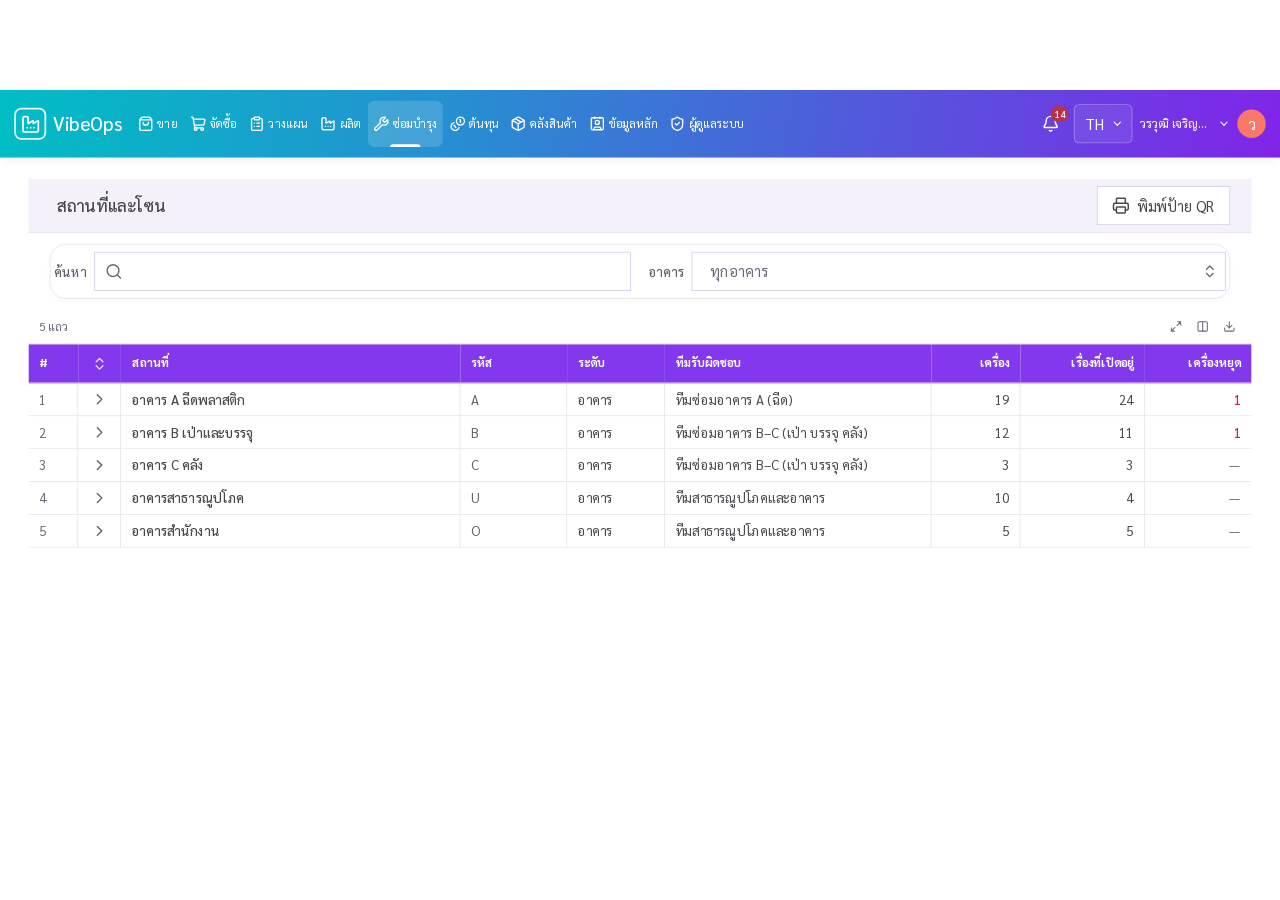
<file: embed/live/desk-locations.html>
<!doctype html>
<html lang="th" data-vo-theme="erp" data-theme="light">
<head>
<meta charset="utf-8">
<meta name="viewport" content="width=device-width, initial-scale=1">
<title>สถานที่และโซน · จอคอม</title>
<link rel="stylesheet" href="vibeops-themes.css">
<link rel="stylesheet" href="vibeops-app.css">
<style>
html,body{margin:0;height:100%;overflow:hidden;background:#fff}
.stage{position:absolute;left:0;top:0;width:1440px;height:810px;transform-origin:0 0;overflow:hidden;background:var(--vo-shell-bg,#fff);font-family:var(--vo-font,"Sarabun",sans-serif)}
.stage [data-desktop-nav]{position:relative}
.scr{height:734px;overflow:hidden}
.cur{position:absolute;z-index:200;pointer-events:none;transition:left .55s cubic-bezier(.4,0,.2,1),top .55s cubic-bezier(.4,0,.2,1),opacity .25s;transform:translate(-5px,-3px);filter:drop-shadow(0 2px 3px rgba(0,0,0,.3))}
.rip{position:absolute;z-index:199;width:14px;height:14px;margin:-7px 0 0 -7px;border-radius:50%;background:color-mix(in srgb,var(--vo-primary,#5B2BE0) 45%,transparent);pointer-events:none;animation:rip .65s ease-out forwards}
@keyframes rip{to{transform:scale(5);opacity:0}}
.pressed{transform:scale(.97)}
.fx-in{animation:fxin .42s ease-out both}
@keyframes fxin{from{opacity:0;transform:translateY(8px)}to{opacity:1;transform:none}}
.fx-flash{animation:fxflash 1s ease-out}
@keyframes fxflash{0%{background:color-mix(in srgb,var(--vo-primary,#5B2BE0) 18%,transparent)}100%{background:transparent}}
.fx-pop{animation:fxpop .45s cubic-bezier(.3,1.6,.5,1)}
@keyframes fxpop{from{transform:scale(.6);opacity:0}to{transform:none;opacity:1}}
.nofx *,.nofx{transition:none!important;animation:none!important}
.focus{outline:2px solid var(--vo-primary,#5B2BE0);outline-offset:0;border-color:var(--vo-primary,#5B2BE0)!important}
.toast{display:inline-flex;align-items:center;gap:8px;padding:8px 14px;border-radius:999px;font-size:15px;font-weight:500;box-shadow:0 4px 14px rgba(20,20,40,.12)}
.toast.ok{background:var(--vo-ok-bg,#e8f6ee);color:var(--vo-ok,#13804a)}
.toast.info{background:var(--vo-primary-soft,#efe9ff);color:var(--vo-primary,#5B2BE0)}
[hidden]{display:none!important}
.lv-cap{position:fixed;left:50%;bottom:14px;transform:translateX(-50%);z-index:300;background:rgba(20,20,30,.82);color:#fff;padding:8px 16px;border-radius:10px;font:16px "Sarabun",sans-serif}

.lc-hi td{background:var(--vo-primary-soft)!important}
.lc-hi td:first-child{box-shadow:inset 3px 0 0 var(--vo-primary)}
.lc-down{display:inline-flex;align-items:center;gap:6px;padding:1px 10px;border-radius:999px;background:var(--vo-bad-bg,#fde8e8);color:var(--vo-bad,#c62828);font-weight:500}
.lc-down i{width:8px;height:8px;border-radius:50%;background:currentColor;display:inline-block}
.lc-pulse{animation:lcp 1.2s ease-in-out 2}
@keyframes lcp{50%{box-shadow:0 0 0 6px color-mix(in srgb,var(--vo-bad,#c62828) 22%,transparent)}}
.vo-super-table{border-collapse:separate!important;border-spacing:0}
.vo-super-table td{height:37px;box-sizing:border-box;padding-top:4px!important;padding-bottom:4px!important}
</style>
<style>*{caret-color:transparent!important}.caret,.cursor-blink{display:none!important}</style></head>
<body>
<div class="stage">
<div data-desktop-nav="true" class="flex sticky top-0 z-40"><div class="floor-brand-tier"><div class="floor-header-inner"><div class="floor-brand flex items-center"><a title="บริษัทตัวอย่าง" class="flex items-center gap-2 text-white" href="/" data-discover="true"><div class="border-2 border-white/90 flex items-center justify-center"><svg xmlns="http://www.w3.org/2000/svg" width="24" height="24" viewBox="0 0 24 24" fill="none" stroke="currentColor" stroke-width="2" stroke-linecap="round" stroke-linejoin="round" class="lucide lucide-factory" aria-hidden="true"><path d="M12 16h.01"></path><path d="M16 16h.01"></path><path d="M3 19a2 2 0 0 0 2 2h14a2 2 0 0 0 2-2V8.5a.5.5 0 0 0-.769-.422l-4.462 2.844A.5.5 0 0 1 15 10.5v-2a.5.5 0 0 0-.769-.422L9.77 10.922A.5.5 0 0 1 9 10.5V5a2 2 0 0 0-2-2H5a2 2 0 0 0-2 2z"></path><path d="M8 16h.01"></path></svg></div><div><span class="font-medium">VibeOps</span></div></a></div><div class="floor-account flex items-center"><span class="flex items-center"></span><div class="relative" data-testid="notification-bell"><button type="button" title="การแจ้งเตือน" aria-label="การแจ้งเตือน 14 เรื่อง" aria-expanded="false" aria-haspopup="true" class="relative p-2 text-white"><svg xmlns="http://www.w3.org/2000/svg" width="20" height="20" viewBox="0 0 24 24" fill="none" stroke="currentColor" stroke-width="2" stroke-linecap="round" stroke-linejoin="round" class="lucide lucide-bell" aria-hidden="true"><path d="M10.268 21a2 2 0 0 0 3.464 0"></path><path d="M3.262 15.326A1 1 0 0 0 4 17h16a1 1 0 0 0 .74-1.673C19.41 13.956 18 12.499 18 8A6 6 0 0 0 6 8c0 4.499-1.411 5.956-2.738 7.326"></path></svg><span data-testid="notification-badge" class="absolute -right-0.5 -top-0.5 min-w-[18px] rounded-full bg-bad px-1 text-center text-[11px] font-semibold leading-[18px] text-on-bad">14</span></button></div><label class="floor-language"><select aria-label="ภาษาเมนู"><option value="th">TH</option><option value="en">EN</option></select><svg xmlns="http://www.w3.org/2000/svg" width="14" height="14" viewBox="0 0 24 24" fill="none" stroke="currentColor" stroke-width="2" stroke-linecap="round" stroke-linejoin="round" class="lucide lucide-chevron-down" aria-hidden="true"><path d="m6 9 6 6 6-6"></path></svg></label><div class="relative" data-testid="user-menu"><button type="button" data-testid="user-menu-button" aria-haspopup="menu" aria-expanded="false" aria-label="เมนูผู้ใช้ วรวุฒิ เจริญผล" title="วรวุฒิ เจริญผล" class="floor-profile flex min-h-11 items-center gap-2 rounded-control text-white hover:bg-white/15 focus-visible:outline-2 focus-visible:outline-offset-2 focus-visible:outline-white"><span class="truncate" data-testid="user-menu-name">วรวุฒิ เจริญผล</span><svg xmlns="http://www.w3.org/2000/svg" width="14" height="14" viewBox="0 0 24 24" fill="none" stroke="currentColor" stroke-width="2" stroke-linecap="round" stroke-linejoin="round" class="lucide lucide-chevron-down" aria-hidden="true"><path d="m6 9 6 6 6-6"></path></svg><div class="rounded-full bg-[#f87969] flex items-center justify-center shrink-0" aria-hidden="true">ว</div></button></div></div></div></div><div class="floor-nav-tier"><div class="floor-nav-inner"><nav aria-label="เมนูหลัก" class="flex items-center"><div class="relative"><button type="button" aria-expanded="false" aria-controls="nav-sales" class="flex items-center justify-center whitespace-nowrap"><svg xmlns="http://www.w3.org/2000/svg" width="24" height="24" viewBox="0 0 24 24" fill="none" stroke="currentColor" stroke-width="2" stroke-linecap="round" stroke-linejoin="round" class="lucide lucide-shopping-bag" aria-hidden="true"><path d="M16 10a4 4 0 0 1-8 0"></path><path d="M3.103 6.034h17.794"></path><path d="M3.4 5.467a2 2 0 0 0-.4 1.2V20a2 2 0 0 0 2 2h14a2 2 0 0 0 2-2V6.667a2 2 0 0 0-.4-1.2l-2-2.667A2 2 0 0 0 17 2H7a2 2 0 0 0-1.6.8z"></path></svg><span>ขาย</span><svg xmlns="http://www.w3.org/2000/svg" width="24" height="24" viewBox="0 0 24 24" fill="none" stroke="currentColor" stroke-width="2" stroke-linecap="round" stroke-linejoin="round" class="lucide lucide-chevron-down" aria-hidden="true"><path d="m6 9 6 6 6-6"></path></svg></button></div><div class="relative"><button type="button" aria-expanded="false" aria-controls="nav-purchase" class="flex items-center justify-center whitespace-nowrap"><svg xmlns="http://www.w3.org/2000/svg" width="24" height="24" viewBox="0 0 24 24" fill="none" stroke="currentColor" stroke-width="2" stroke-linecap="round" stroke-linejoin="round" class="lucide lucide-shopping-cart" aria-hidden="true"><path d="m2.05 2.05 1.099-.028a1 1 0 0 1 1.008.815l2.69 14.347A1 1 0 0 0 7.83 18H18"></path><path d="M4.563 5h16.435a1 1 0 0 1 .981 1.204l-1.026 6.226A2 2 0 0 1 18.962 14H6.25"></path><circle cx="18" cy="20" r="2"></circle><circle cx="8" cy="20" r="2"></circle></svg><span>จัดซื้อ</span><svg xmlns="http://www.w3.org/2000/svg" width="24" height="24" viewBox="0 0 24 24" fill="none" stroke="currentColor" stroke-width="2" stroke-linecap="round" stroke-linejoin="round" class="lucide lucide-chevron-down" aria-hidden="true"><path d="m6 9 6 6 6-6"></path></svg></button></div><div class="relative"><button type="button" aria-expanded="false" aria-controls="nav-planning" class="flex items-center justify-center whitespace-nowrap"><svg xmlns="http://www.w3.org/2000/svg" width="24" height="24" viewBox="0 0 24 24" fill="none" stroke="currentColor" stroke-width="2" stroke-linecap="round" stroke-linejoin="round" class="lucide lucide-clipboard-list" aria-hidden="true"><rect width="8" height="4" x="8" y="2" rx="1" ry="1"></rect><path d="M16 4h2a2 2 0 0 1 2 2v14a2 2 0 0 1-2 2H6a2 2 0 0 1-2-2V6a2 2 0 0 1 2-2h2"></path><path d="M12 11h4"></path><path d="M12 16h4"></path><path d="M8 11h.01"></path><path d="M8 16h.01"></path></svg><span>วางแผน</span><svg xmlns="http://www.w3.org/2000/svg" width="24" height="24" viewBox="0 0 24 24" fill="none" stroke="currentColor" stroke-width="2" stroke-linecap="round" stroke-linejoin="round" class="lucide lucide-chevron-down" aria-hidden="true"><path d="m6 9 6 6 6-6"></path></svg></button></div><div class="relative"><button type="button" aria-expanded="false" aria-controls="nav-production" class="flex items-center justify-center whitespace-nowrap"><svg xmlns="http://www.w3.org/2000/svg" width="24" height="24" viewBox="0 0 24 24" fill="none" stroke="currentColor" stroke-width="2" stroke-linecap="round" stroke-linejoin="round" class="lucide lucide-factory" aria-hidden="true"><path d="M12 16h.01"></path><path d="M16 16h.01"></path><path d="M3 19a2 2 0 0 0 2 2h14a2 2 0 0 0 2-2V8.5a.5.5 0 0 0-.769-.422l-4.462 2.844A.5.5 0 0 1 15 10.5v-2a.5.5 0 0 0-.769-.422L9.77 10.922A.5.5 0 0 1 9 10.5V5a2 2 0 0 0-2-2H5a2 2 0 0 0-2 2z"></path><path d="M8 16h.01"></path></svg><span>ผลิต</span><svg xmlns="http://www.w3.org/2000/svg" width="24" height="24" viewBox="0 0 24 24" fill="none" stroke="currentColor" stroke-width="2" stroke-linecap="round" stroke-linejoin="round" class="lucide lucide-chevron-down" aria-hidden="true"><path d="m6 9 6 6 6-6"></path></svg></button></div><div class="relative"><button type="button" aria-expanded="false" aria-controls="nav-maint" class="flex items-center justify-center whitespace-nowrap" aria-current="page"><svg xmlns="http://www.w3.org/2000/svg" width="24" height="24" viewBox="0 0 24 24" fill="none" stroke="currentColor" stroke-width="2" stroke-linecap="round" stroke-linejoin="round" class="lucide lucide-wrench" aria-hidden="true"><path d="M14.7 6.3a1 1 0 0 0 0 1.4l1.6 1.6a1 1 0 0 0 1.4 0l3.106-3.105c.32-.322.863-.22.983.218a6 6 0 0 1-8.259 7.057l-7.91 7.91a1 1 0 0 1-2.999-3l7.91-7.91a6 6 0 0 1 7.057-8.259c.438.12.54.662.219.984z"></path></svg><span>ซ่อมบำรุง</span><svg xmlns="http://www.w3.org/2000/svg" width="24" height="24" viewBox="0 0 24 24" fill="none" stroke="currentColor" stroke-width="2" stroke-linecap="round" stroke-linejoin="round" class="lucide lucide-chevron-down" aria-hidden="true"><path d="m6 9 6 6 6-6"></path></svg></button></div><div class="relative"><button type="button" aria-expanded="false" aria-controls="nav-costing" class="flex items-center justify-center whitespace-nowrap"><svg xmlns="http://www.w3.org/2000/svg" width="24" height="24" viewBox="0 0 24 24" fill="none" stroke="currentColor" stroke-width="2" stroke-linecap="round" stroke-linejoin="round" class="lucide lucide-coins" aria-hidden="true"><path d="M13.744 17.736a6 6 0 1 1-7.48-7.48"></path><path d="M15 6h1v4"></path><path d="m6.134 14.768.866-.5 2 3.464"></path><circle cx="16" cy="8" r="6"></circle></svg><span>ต้นทุน</span><svg xmlns="http://www.w3.org/2000/svg" width="24" height="24" viewBox="0 0 24 24" fill="none" stroke="currentColor" stroke-width="2" stroke-linecap="round" stroke-linejoin="round" class="lucide lucide-chevron-down" aria-hidden="true"><path d="m6 9 6 6 6-6"></path></svg></button></div><div class="relative"><button type="button" aria-expanded="false" aria-controls="nav-inventory" class="flex items-center justify-center whitespace-nowrap"><svg xmlns="http://www.w3.org/2000/svg" width="24" height="24" viewBox="0 0 24 24" fill="none" stroke="currentColor" stroke-width="2" stroke-linecap="round" stroke-linejoin="round" class="lucide lucide-package" aria-hidden="true"><path d="M11 21.73a2 2 0 0 0 2 0l7-4A2 2 0 0 0 21 16V8a2 2 0 0 0-1-1.73l-7-4a2 2 0 0 0-2 0l-7 4A2 2 0 0 0 3 8v8a2 2 0 0 0 1 1.73z"></path><path d="M12 22V12"></path><polyline points="3.29 7 12 12 20.71 7"></polyline><path d="m7.5 4.27 9 5.15"></path></svg><span>คลังสินค้า</span><svg xmlns="http://www.w3.org/2000/svg" width="24" height="24" viewBox="0 0 24 24" fill="none" stroke="currentColor" stroke-width="2" stroke-linecap="round" stroke-linejoin="round" class="lucide lucide-chevron-down" aria-hidden="true"><path d="m6 9 6 6 6-6"></path></svg></button></div><div class="relative"><button type="button" aria-expanded="false" aria-controls="nav-master" class="flex items-center justify-center whitespace-nowrap"><svg xmlns="http://www.w3.org/2000/svg" width="24" height="24" viewBox="0 0 24 24" fill="none" stroke="currentColor" stroke-width="2" stroke-linecap="round" stroke-linejoin="round" class="lucide lucide-contact" aria-hidden="true"><path d="M16 2v2"></path><path d="M7 21v-2a2 2 0 012-2h6a2 2 0 012 2v2"></path><path d="M8 2v2"></path><circle cx="12" cy="10" r="3"></circle><rect x="3" y="3" width="18" height="18" rx="2"></rect></svg><span>ข้อมูลหลัก</span><svg xmlns="http://www.w3.org/2000/svg" width="24" height="24" viewBox="0 0 24 24" fill="none" stroke="currentColor" stroke-width="2" stroke-linecap="round" stroke-linejoin="round" class="lucide lucide-chevron-down" aria-hidden="true"><path d="m6 9 6 6 6-6"></path></svg></button></div><div class="relative"><button type="button" aria-expanded="false" aria-controls="nav-admin" class="flex items-center justify-center whitespace-nowrap"><svg xmlns="http://www.w3.org/2000/svg" width="24" height="24" viewBox="0 0 24 24" fill="none" stroke="currentColor" stroke-width="2" stroke-linecap="round" stroke-linejoin="round" class="lucide lucide-shield-check" aria-hidden="true"><path d="M20 13c0 5-3.5 7.5-7.66 8.95a1 1 0 0 1-.67-.01C7.5 20.5 4 18 4 13V6a1 1 0 0 1 1-1c2 0 4.5-1.2 6.24-2.72a1.17 1.17 0 0 1 1.52 0C14.51 3.81 17 5 19 5a1 1 0 0 1 1 1z"></path><path d="m9 12 2 2 4-4"></path></svg><span>ผู้ดูแลระบบ</span><svg xmlns="http://www.w3.org/2000/svg" width="24" height="24" viewBox="0 0 24 24" fill="none" stroke="currentColor" stroke-width="2" stroke-linecap="round" stroke-linejoin="round" class="lucide lucide-chevron-down" aria-hidden="true"><path d="m6 9 6 6 6-6"></path></svg></button></div></nav></div></div></div>
<div class="scr">
<main class="mx-auto w-full flex-1 px-8 pt-6 max-w-[1920px]">
<div data-testid="page-root" data-screen="locations" class="mx-auto max-w-none"><div class="vo-doc vo-list-shell flex flex-col min-h-0">
  <header class="z-20 bg-surface-2 border-b border-line px-6 py-2 flex items-center justify-between gap-4 min-h-tap">
    <div class="flex items-center gap-2 min-w-0"><h1 class="pl-2 pr-1 text-lg text-text truncate">สถานที่และโซน</h1></div>
    <div class="flex items-center gap-3 shrink-0"><span id="toast-slot"></span>
      <button type="button" class="vo-button inline-flex items-center justify-center rounded-control font-medium whitespace-nowrap shrink-0 bg-surface text-text border border-line-strong min-h-tap px-4 text-base gap-2"><i data-ic="printer"></i>พิมพ์ป้าย QR</button></div>
  </header>
  <div class="bg-surface px-6 py-3"><div class="vo-card px-1 py-2 flex flex-row items-center gap-5" role="search">
    <div class="flex flex-1 items-center gap-2"><label class="shrink-0 text-sm font-medium text-text-2">ค้นหา</label>
      <div class="relative w-full"><span class="absolute left-3 top-1/2 -translate-y-1/2 text-muted pointer-events-none" style="display:flex"><i data-ic="search"></i></span><input id="q" class="w-full bg-surface rounded-control border outline-none text-base text-text border-line-strong h-tap pl-10 px-3" type="search" value=""></div></div>
    <div class="flex flex-1 items-center gap-2"><label class="shrink-0 text-sm font-medium text-text-2">อาคาร</label>
      <div class="relative w-full rounded-control border bg-surface border-line-strong h-tap flex items-center pl-5 pr-2 text-base text-muted">ทุกอาคาร<span class="ml-auto" style="display:flex"><i data-ic="updown" data-s="18"></i></span></div></div>
  </div></div>
  <div class="bg-surface flex flex-col">
    <div class="flex items-center justify-between px-3 py-1.5 border-b border-line shrink-0"><span class="text-xs text-muted"><span id="nrows">5</span> แถว</span>
      <div class="flex items-center gap-1 text-muted"><span class="p-1.5" style="display:flex"><i data-ic="expand" data-s="14"></i></span><span class="p-1.5" style="display:flex"><i data-ic="cols" data-s="14"></i></span><span class="p-1.5" style="display:flex"><i data-ic="dl" data-s="14"></i></span></div></div>
    <div class="overflow-hidden flex-1 min-h-0 min-w-0 max-w-full">
      <table aria-label="สถานที่และโซน" class="vo-super-table w-full text-left border-collapse table-fixed">
        <thead><tr id="thead"></tr></thead>
        <tbody class="divide-y divide-line" id="tb"></tbody>
      </table>
    </div>
  </div>
</div></div>
</main>
</div>
</div>
<script src="live.js"></script>
<script>
/* หัวหน้า วรวุฒิ เจริญผล ดูผังสถานที่ — ไล่จากอาคาร A ลงถึงไลน์ 2 ที่ IMM-06 หยุดอยู่ (ข้อมูลตัวอย่าง) */
const I = (n, s) => LIVE.ic(n, s);
const TH = 'px-3 py-3 text-sm font-semibold text-on-primary select-none border-b border-primary bg-primary-bg relative';
const COLS = [['#', 56], ['', 48], ['สถานที่'], ['รหัส', 120], ['ระดับ', 110], ['ทีมรับผิดชอบ', 300], ['เครื่อง', 100, 1], ['เรื่องที่เปิดอยู่', 140, 1], ['เครื่องหยุด', 120, 1]];
document.getElementById('thead').innerHTML = COLS.map((c, i) => `<th class="${TH}${c[2] ? ' text-right' : ''}"${c[1] ? ` style="width:${c[1]}px"` : ''}>${i === 1 ? `<span style="display:flex;justify-content:center;opacity:.85">${I('updown', 18)}</span>` : c[0]}</th>`).join('');
const TD = 'px-3 text-sm text-text transition-colors whitespace-nowrap border-b border-line border-r border-line last:border-r-0 py-2';
const dash = '<span class="text-muted">—</span>';
const val = (v, red) => v === '—' ? dash : red ? `<span class="font-medium text-bad">${v}</span>` : v;
function row(r) {
  // r: {id, no, n, name, code, lvl, team, as, op, dn, depth, exp, kids, hidden}
  const pad = [0, 28, 56][r.depth];
  const exp = r.kids ? `<button class="absolute inset-0 flex items-center justify-center text-muted" aria-expanded="${r.exp ? 'true' : 'false'}" id="x-${r.id}">${I(r.exp ? 'down' : 'right', 20)}</button>` : '';
  const name = r.depth === 0 ? `<span class="font-medium text-text">${r.name}</span>` : `<span class="shrink-0 tabular-nums text-sm text-text-2">${r.n}</span><span class="text-text">${r.name}</span>`;
  return `<tr id="r-${r.id}" class="group bg-surface"${r.hidden ? ' hidden' : ''}>
    <td class="${TD}"><span class="num text-sm text-muted">${r.no || ''}</span></td>
    <td class="relative p-0! ${TD}">${exp || '&nbsp;'}</td>
    <td class="${TD}"><span class="flex min-w-0 items-baseline gap-2" style="padding-left:${pad}px">${name}</span></td>
    <td class="${TD}"><span class="tabular-nums text-text-2">${r.code}</span></td>
    <td class="${TD} hidden xl:table-cell">${r.lvl}</td>
    <td class="${TD} hidden lg:table-cell"><span class="${r.depth ? 'text-text-2' : 'text-text'}" id="t-${r.id}">${r.team}</span></td>
    <td class="${TD} text-right" id="a-${r.id}">${val(r.as)}</td>
    <td class="${TD} text-right" id="o-${r.id}">${val(r.op)}</td>
    <td class="${TD} text-right" id="d-${r.id}">${val(r.dn, 1)}</td></tr>`;
}
const TA = 'ทีมซ่อมอาคาร A (ฉีด)', TB = 'ทีมซ่อมอาคาร B–C (เป่า บรรจุ คลัง)', TU = 'ทีมสาธารณูปโภคและอาคาร';
const A0 = { kids: 1, depth: 0, lvl: 'อาคาร' };
const Z = (o) => Object.assign({ depth: 1, lvl: 'โซน', team: TA, hidden: 1 }, o);
const ROWS = [
  Object.assign({ id: 'A', no: 1, name: 'อาคาร A ฉีดพลาสติก', code: 'A', team: TA, as: '19', op: '24', dn: '1' }, A0),
  Z({ id: 'A-INJ1', n: '1.1', name: 'โซนฉีด 1', code: 'A-INJ1', as: '8', op: '11', dn: '1', kids: 1 }),
  Object.assign(Z({ id: 'L1', n: '1.1.1', name: 'ไลน์ 1', code: 'A-INJ1-L1', as: '4', op: '5', dn: '—' }), { depth: 2, lvl: 'ไลน์' }),
  Object.assign(Z({ id: 'L2', n: '1.1.2', name: 'ไลน์ 2', code: 'A-INJ1-L2', as: '0', op: '0', dn: '—' }), { depth: 2, lvl: 'ไลน์' }),
  Z({ id: 'A-INJ2', n: '1.2', name: 'โซนฉีด 2', code: 'A-INJ2', as: '6', op: '6', dn: '—', kids: 1 }),
  Z({ id: 'A-DRY', n: '1.3', name: 'โซนอบเม็ด', code: 'A-DRY', as: '3', op: '3', dn: '—' }),
  Z({ id: 'A-MOLD', n: '1.4', name: 'ห้องแม่พิมพ์', code: 'A-MOLD', as: '1', op: '1', dn: '—' }),
  Z({ id: 'A-FAC', n: '1.5', name: 'ส่วนกลางอาคาร A', code: 'A-FAC', as: '1', op: '3', dn: '—', kids: 1 }),
  Object.assign({ id: 'B', no: 2, name: 'อาคาร B เป่าและบรรจุ', code: 'B', team: TB, as: '12', op: '11', dn: '1' }, A0),
  Object.assign({ id: 'C', no: 3, name: 'อาคาร C คลัง', code: 'C', team: TB, as: '3', op: '3', dn: '—' }, A0),
  Object.assign({ id: 'U', no: 4, name: 'อาคารสาธารณูปโภค', code: 'U', team: TU, as: '10', op: '4', dn: '—' }, A0),
  Object.assign({ id: 'O', no: 5, name: 'อาคารสำนักงาน', code: 'O', team: TU, as: '5', op: '5', dn: '—' }, A0),
];
document.getElementById('tb').innerHTML = ROWS.map(row).join('');

const flip = (a, id, open) => { const b = a.$('#x-' + id); b.setAttribute('aria-expanded', open); b.innerHTML = I(open ? 'down' : 'right', 20); };
const rows = (a, n) => a.text('#nrows', String(n));

LIVE.run({ steps: [
  { cap: 'ผังสถานที่ของโรงงาน — 5 อาคาร พร้อมจำนวนเครื่องและงานที่เปิดอยู่', run: async a => {} },
  { cap: 'กางอาคาร A ฉีดพลาสติก เห็นโซนข้างใน', run: async a => {
      await a.click('#x-A', () => flip(a, 'A', true));
      await a.stagger(['#r-A-INJ1', '#r-A-INJ2', '#r-A-DRY', '#r-A-MOLD', '#r-A-FAC'].map(s => a.$(s)), 90);
      rows(a, 10);
    } },
  { cap: 'กางโซนฉีด 1 ลงไปถึงระดับไลน์', run: async a => {
      await a.click('#x-A-INJ1', () => flip(a, 'A-INJ1', true));
      await a.stagger([a.$('#r-L1'), a.$('#r-L2')], 110);
      rows(a, 12);
    } },
  { cap: 'เลือกไลน์ 2 — จุดที่ IMM-06 ตั้งอยู่', run: async a => {
      await a.click('#r-L2 td:nth-child(3)', () => a.cls('#r-L2', 'lc-hi'));
    } },
  { cap: 'ไลน์ 2 มีเครื่อง 4 ตัว งานที่เปิดอยู่ 6 เรื่อง', run: async a => {
      await a.move('#a-L2');
      await a.count('#a-L2', 4, { dur: 700 });
      await a.move('#o-L2');
      await a.count('#o-L2', 6, { dur: 800 });
    } },
  { cap: 'IMM-06 หยุดอยู่ — ช่องเครื่องหยุดขึ้นแดงไล่ถึงโซนและอาคาร', run: async a => {
      await a.move('#d-L2');
      a.set('#d-L2', '<span class="lc-down lc-pulse"><i></i>1 · IMM-06</span>');
      a.show('#d-L2 .lc-down', 'fx-pop');
      await a.w(500);
      ['#d-A-INJ1', '#d-A'].forEach(s => a.set(s, '<span class="lc-down"><i></i>1</span>'));
      a.show(['#d-A-INJ1 .lc-down', '#d-A .lc-down'].map(s => a.$(s)), 'fx-pop');
      await a.w(400);
    } },
  { cap: 'ทุกจุดมีทีมรับผิดชอบ — แจ้งซ่อมจากไลน์ 2 ส่งถึงทีมซ่อมอาคาร A เอง', run: async a => {
      await a.move('#t-L2');
      a.cls('#t-L2', 'text-primary font-medium', 'text-text-2');
      a.toast('#toast-slot', 'RQ-2026-0217 ส่งถึงทีมซ่อมอาคาร A แล้ว', 'info');
      await a.w(300); a.off();
    } },
] });
</script>
</body>
</html>
</file>
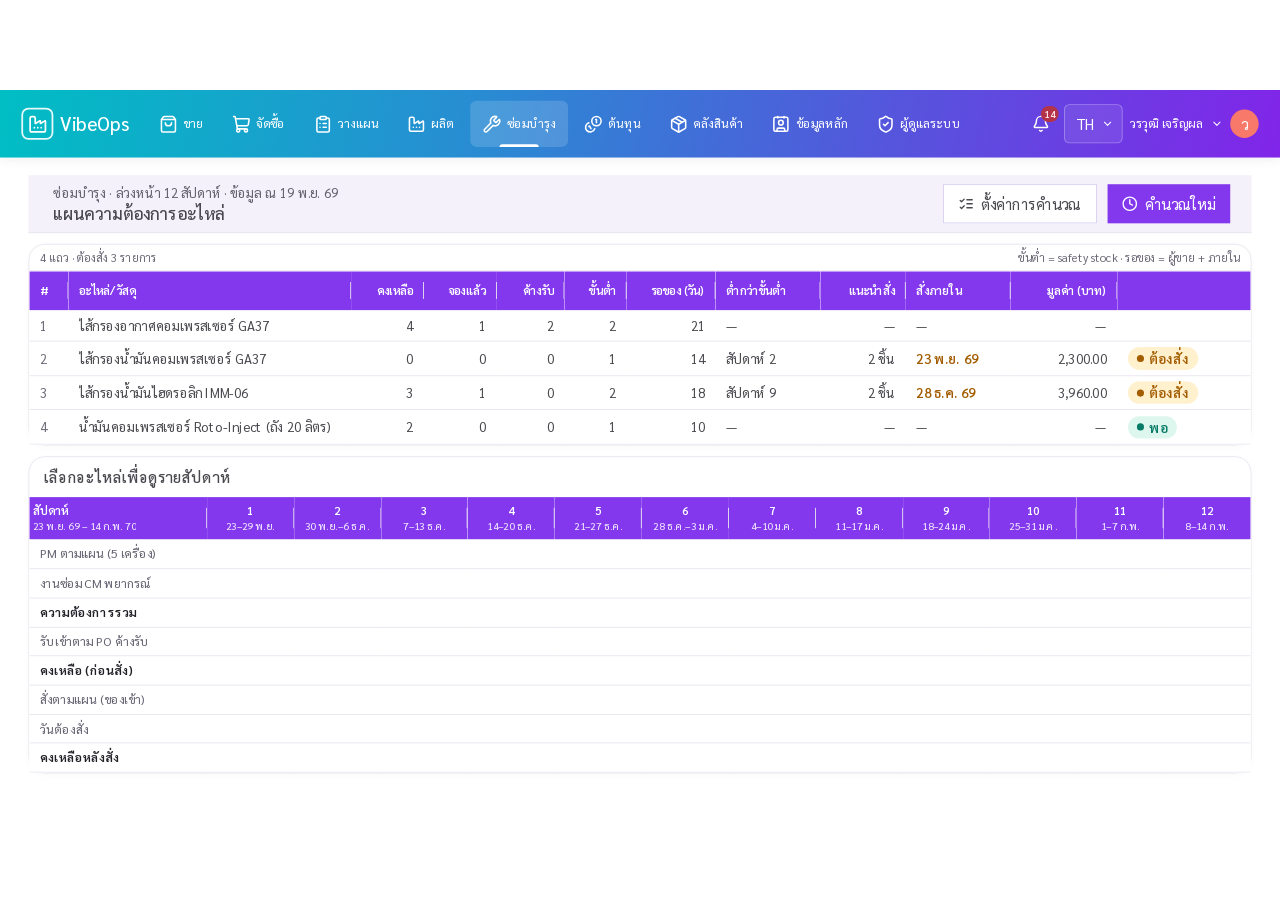
<file: embed/live/desk-mrp.html>
<!doctype html>
<html lang="th" data-vo-theme="erp" data-theme="light">
<head>
<title>แผนความต้องการอะไหล่</title>
<meta charset="utf-8">
<meta name="viewport" content="width=device-width,initial-scale=1">
<link rel="stylesheet" href="vibeops-themes.css">
<link rel="stylesheet" href="vibeops-app.css">
<style>
/* แถบบนของโปรแกรมจริง (ยกจาก @media min-width:1024px ของ vibeops-app.css ให้แสดงทุกขนาด iframe) */

  [data-desktop-nav] {
    background: var(--vo-brand-gradient, linear-gradient(100deg,#00bec4 0%,#278ed2 36%,#505bdb 66%,#8125e9 100%));
    box-shadow: 0 3px 12px #24345b12;
    margin-bottom: 0;
    display: grid;
    grid-template-columns: auto minmax(0,1fr) auto;
    align-items: center;
    gap: 20px;
    padding: 12px 24px;
  }
  [data-desktop-nav] .floor-brand-tier, [data-desktop-nav] .floor-header-inner, [data-desktop-nav] .floor-nav-tier, [data-desktop-nav] .floor-nav-inner {
    display: contents;
  }
  [data-desktop-nav] .floor-brand {
    grid-column: 1;
    grid-row: 1;
  }
  [data-desktop-nav] .floor-brand > a > div:first-child {
    width: 36px;
    height: 36px;
    border-radius: 8px;
  }
  [data-desktop-nav] .floor-brand > a > div:first-child svg {
    width: 23px;
    height: 23px;
  }
  [data-desktop-nav] .floor-brand a span:first-child {
    font-size: 21px;
  }
  [data-desktop-nav] .floor-brand a span + span, [data-desktop-nav] .floor-company-divider {
    display: none;
  }
  [data-desktop-nav] .floor-company {
    position: absolute;
    width: 1px;
    height: 1px;
    overflow: hidden;
    clip-path: inset(50%);
  }
  [data-desktop-nav] .floor-account {
    grid-column: 3;
    grid-row: 1;
    gap: 8px;
  }
  [data-desktop-nav] .floor-account > .w-px {
    display: none;
  }
  [data-desktop-nav] .floor-profile > span {
    max-width: 110px;
    font-size: 14px;
  }
  [data-desktop-nav] .floor-profile > div {
    width: 32px;
    height: 32px;
  }
  [data-desktop-nav] .floor-header-inner a span {
    font-weight: 500;
  }
  [data-desktop-nav] nav > a,[data-desktop-nav] nav > div > button {
    position: relative;
    background: transparent;
  }
  [data-desktop-nav] nav [aria-current="page"] {
    background: #ffffff26;
  }
  [data-desktop-nav] nav [aria-current="page"]::after {
    content: '';
    position: absolute;
    bottom: 0;
    left: 30%;
    right: 30%;
    height: 3px;
    border-radius: 3px 3px 0 0;
    background: #fff;
  }
  [data-desktop-nav] nav > a:hover,[data-desktop-nav] nav > div > button:hover,[data-desktop-nav] nav button[aria-expanded="true"] {
    background: #ffffff26;
  }
  [data-desktop-nav] .floor-nav-tier {
    height: auto;
    padding: 0 0 10px;
    margin: 0;
  }
  [data-desktop-nav] nav {
    grid-column: 2;
    grid-row: 1;
    width: 100%;
    min-width: 0;
    height: 52px;
    gap: 4px;
    border: 0;
    border-radius: 0;
    background: transparent;
    box-shadow: none;
  }
  [data-desktop-nav] nav > a, [data-desktop-nav] nav > div {
    flex: 0 0 auto;
    min-width: 0;
  }
  [data-desktop-nav] nav > a, [data-desktop-nav] nav > div > button {
    width: 100%;
    height: 52px;
    padding: 0 14px;
    gap: 6px;
    font-size: 14px;
    font-weight: 400;
    border: 0;
    border-radius: 7px;
    color: #fff;
  }
  [data-desktop-nav] nav > a:focus-visible,[data-desktop-nav] nav > div > button:focus-visible {
    outline: 2px solid #fff;
    outline-offset: 2px;
  }
  [data-desktop-nav] nav > a > svg, [data-desktop-nav] nav > div > button > svg:first-child {
    color: #fff;
    width: 21px;
    height: 21px;
  }
  [data-desktop-nav] nav > div > button > svg:last-child {
    width: 12px;
    color: #ffffffb3;
  }
  [data-desktop-nav] nav > div:nth-last-child(-n+2) > .absolute {
    left: auto;
    right: 0;
  }


html,body{margin:0;height:100%;overflow:hidden;background:#fff}
body{font-family:var(--vo-font,"Sarabun",Tahoma,sans-serif);color:var(--vo-text)}
.stage{position:absolute;left:0;top:0;width:1440px;height:810px;transform-origin:0 0;overflow:hidden;background:var(--vo-shell-bg,#fff);display:flex;flex-direction:column}
.stage [data-desktop-nav]{flex:none}
.pg{flex:1;min-height:0;overflow:hidden;padding:20px 32px 0}
.cur{position:absolute;z-index:99;width:28px;height:28px;margin:-3px 0 0 -5px;pointer-events:none;transition:left .55s cubic-bezier(.4,0,.2,1),top .55s cubic-bezier(.4,0,.2,1),opacity .25s;filter:drop-shadow(0 2px 3px rgba(0,0,0,.35))}
.rip{position:absolute;z-index:98;width:46px;height:46px;margin:-23px 0 0 -23px;border-radius:50%;background:rgba(124,58,237,.32);animation:lvRip .6s ease-out forwards;pointer-events:none}
@keyframes lvRip{from{transform:scale(.2);opacity:1}to{transform:scale(1.7);opacity:0}}
.pressed{transform:scale(.97)}
.focus{border-color:var(--vo-focus,var(--vo-primary))!important;box-shadow:0 0 0 3px var(--vo-primary-soft)}
.fx-in{animation:lvIn .45s ease-out both}
@keyframes lvIn{from{opacity:0;transform:translateY(8px)}to{opacity:1;transform:none}}
.fx-pop{animation:lvPop .4s ease-out}
@keyframes lvPop{0%{transform:scale(.6);opacity:0}70%{transform:scale(1.08)}100%{transform:scale(1);opacity:1}}
.fx-flash{animation:lvFlash 1s ease-out}
@keyframes lvFlash{0%{background:var(--vo-primary-soft)}100%{background:transparent}}
.nofx,.nofx *{transition:none!important;animation:none!important}
[hidden]{display:none!important}
.toast{display:inline-flex;align-items:center;gap:6px;border-radius:999px;padding:4px 12px;font-size:15px;font-weight:600;background:var(--vo-ok-bg);color:var(--vo-ok)}
.row-hl>td{background:var(--vo-primary-soft)!important;transition:background .3s}
.cell-bad{background:var(--vo-bad-bg)!important;color:var(--vo-bad)!important;font-weight:700;transition:background .4s,color .4s}
.cell-plan{background:var(--vo-ok-bg)!important;color:var(--vo-ok)!important;font-weight:700}
.vo-tabs-pill{display:inline-flex;gap:4px;padding:4px;border-radius:10px;background:var(--vo-surface-2);align-self:flex-start}
.vo-tabs-pill button{padding:6px 14px;border-radius:8px;font-size:15px;color:var(--vo-text-2)}
.vo-tabs-pill button[aria-selected=true]{background:var(--vo-surface);color:var(--vo-text);font-weight:600;box-shadow:0 1px 2px #0001}
</style>
<script>
/* ชิ้นส่วนหน้าตา VibeOps (คลาสคัดจาก dom/*.html ของโปรแกรมจริง) */
window.VO = {
  TH: 'px-3 py-3 text-sm font-semibold text-on-primary select-none border-b border-primary bg-primary-bg relative group after:absolute after:right-0 after:top-3 after:bottom-3 after:w-px after:bg-line last:after:hidden',
  TD: 'px-3 text-sm text-text transition-colors whitespace-nowrap border-b border-line py-2.5',
  TR: 'group transition-all duration-200 outline-none bg-surface hover:bg-surface-2',
  BTN: 'vo-button inline-flex items-center justify-center rounded-control font-medium select-none whitespace-nowrap shrink-0 transition-colors duration-150 min-h-tap px-4 text-base gap-2',
  INPUT: 'w-full bg-surface rounded-control border outline-none text-base text-text placeholder:text-muted border-line-strong transition-colors h-tap px-3',
  th(t, o = {}) { return `<th class="${this.TH}${o.r ? ' text-right' : ''}" style="${o.w ? 'width:' + o.w + 'px' : ''}"><div class="flex items-center justify-between space-x-2 w-full group"><div class="flex items-center gap-1 flex-1 min-w-0 select-none${o.r ? ' justify-end' : ''}"><span class="font-semibold text-inherit leading-tight whitespace-nowrap">${t}</span></div></div></th>`; },
  td(h, o = {}) { return `<td class="${this.TD}${o.r ? ' text-right' : ''}${o.c ? ' ' + o.c : ''}"${o.a || ''}>${h}</td>`; },
  table(ths, rows, tb = '') { return `<div class="bg-surface flex flex-col"><div class="overflow-x-auto flex-1 min-h-0 min-w-0 max-w-full"><table class="vo-super-table w-full text-left border-collapse table-fixed"><thead class="sticky top-0 z-10"><tr>${ths}</tr></thead><tbody class="divide-y divide-line"${tb}>${rows}</tbody></table></div></div>`; },
  badge(kind, t) {
    const m = { ok: ['bg-ok-bg text-ok', 'bg-ok'], bad: ['bg-bad-bg text-bad', 'bg-bad'], warn: ['bg-warn-bg text-warn', 'bg-warn'], info: ['bg-info-bg text-info', 'bg-info'], mute: ['bg-surface-2 text-text-2', 'bg-text-2'] }[kind];
    return `<span class="inline-flex items-center gap-1.5 rounded-full px-2.5 py-0.5 text-sm font-semibold whitespace-nowrap ${m[0]}"><span aria-hidden="true" class="size-2 shrink-0 rounded-full ${m[1]}"></span>${t}</span>`;
  },
  btn(t, ic, kind = 'p', attr = '') {
    const c = kind === 'p' ? 'bg-primary-bg text-on-primary hover:bg-primary-hover' : 'bg-surface text-text border border-line-strong hover:bg-surface-2';
    return `<button type="button" class="${this.BTN} ${c}" ${attr}>${ic ? `<i data-ic="${ic}" data-s="18"></i>` : ''}${t}</button>`;
  },
  card(title, body, o = {}) { return `<section class="vo-card ${o.p === false ? '' : 'p-4'}" ${o.a || ''}><div class="mb-3 flex items-center justify-between gap-3 ${o.p === false ? 'px-4 pt-4' : ''}"><h2 class="text-base font-medium text-text">${title}</h2>${o.right || ''}</div>${body}</section>`; },
  pagehead(back, h1, o = {}) {
    return `<header class="border-b border-line bg-surface-2 px-6 py-2"><div class="flex min-h-tap items-center justify-between gap-3"><div class="flex min-w-0 items-center gap-2">${back ? `<button type="button" class="inline-flex min-h-tap items-center gap-1.5 rounded-md px-2 text-base text-text-2"><i data-ic="back" data-s="18"></i> <span>${back}</span></button>` : ''}<div class="min-w-0 pl-1">${o.code ? `<div class="text-sm text-text-2">${o.code}</div>` : ''}<h1 class="text-lg leading-snug text-text"${o.h1a || ''}>${h1}</h1></div>${o.badge ? `<div class="ml-2 shrink-0">${o.badge}</div>` : ''}</div><div class="flex shrink-0 items-center gap-3">${o.right || ''}</div></div></header>`;
  }
};
</script>

<style>
.cmp td{padding-top:6px;padding-bottom:6px}
.grid12 th{padding:6px 4px!important;text-align:center}
.grid12 th .wk{display:block;font-size:13px;font-weight:600}.grid12 th .dt{display:block;font-size:11.5px;font-weight:500;opacity:.85}
.grid12 td{padding:5px 4px!important;text-align:center;font-variant-numeric:tabular-nums;font-size:15px}
.grid12 td:first-child{text-align:left;padding-left:12px!important;color:var(--vo-text-2);font-size:14px}
.grid12 tr.sum td{font-weight:600;color:var(--vo-text)}
.grid12 tr.sum td:first-child{color:var(--vo-text)}
.cell-by{background:var(--vo-warn-bg)!important;color:var(--vo-warn)!important;font-weight:700;font-size:13px!important}
.fld{display:flex;flex-direction:column}.fld label{font-size:14px;font-weight:500;color:var(--vo-text-2);margin-bottom:5px}
.fake{display:flex;align-items:center;height:40px;border:1px solid var(--vo-line-strong);border-radius:var(--vo-radius-control,8px);padding:0 12px;background:var(--vo-surface);font-size:16px;color:var(--vo-text);white-space:nowrap;overflow:hidden}
#body>*{flex:none}
.sm-btn{min-height:34px!important;padding:0 12px!important;font-size:14px!important}
</style>
<style>*{caret-color:transparent!important}.caret,.cursor-blink{display:none!important}</style></head>
<body>
<div class="stage">
<div data-desktop-nav="true" class="flex top-0 z-40"><div class="floor-brand-tier"><div class="floor-header-inner"><div class="floor-brand flex items-center"><a title="บริษัทตัวอย่าง" class="flex items-center gap-2 text-white" href="/" data-discover="true"><div class="border-2 border-white/90 flex items-center justify-center"><svg xmlns="http://www.w3.org/2000/svg" width="24" height="24" viewBox="0 0 24 24" fill="none" stroke="currentColor" stroke-width="2" stroke-linecap="round" stroke-linejoin="round" class="lucide lucide-factory" aria-hidden="true"><path d="M12 16h.01"></path><path d="M16 16h.01"></path><path d="M3 19a2 2 0 0 0 2 2h14a2 2 0 0 0 2-2V8.5a.5.5 0 0 0-.769-.422l-4.462 2.844A.5.5 0 0 1 15 10.5v-2a.5.5 0 0 0-.769-.422L9.77 10.922A.5.5 0 0 1 9 10.5V5a2 2 0 0 0-2-2H5a2 2 0 0 0-2 2z"></path><path d="M8 16h.01"></path></svg></div><div><span class="font-medium">VibeOps</span></div></a></div><div class="floor-account flex items-center"><span class="flex items-center"></span><div class="relative" data-testid="notification-bell"><button type="button" title="การแจ้งเตือน" aria-label="การแจ้งเตือน 14 เรื่อง" aria-expanded="false" aria-haspopup="true" class="relative p-2 text-white"><svg xmlns="http://www.w3.org/2000/svg" width="20" height="20" viewBox="0 0 24 24" fill="none" stroke="currentColor" stroke-width="2" stroke-linecap="round" stroke-linejoin="round" class="lucide lucide-bell" aria-hidden="true"><path d="M10.268 21a2 2 0 0 0 3.464 0"></path><path d="M3.262 15.326A1 1 0 0 0 4 17h16a1 1 0 0 0 .74-1.673C19.41 13.956 18 12.499 18 8A6 6 0 0 0 6 8c0 4.499-1.411 5.956-2.738 7.326"></path></svg><span data-testid="notification-badge" class="absolute -right-0.5 -top-0.5 min-w-[18px] rounded-full bg-bad px-1 text-center text-[11px] font-semibold leading-[18px] text-on-bad">14</span></button></div><label class="floor-language"><select aria-label="ภาษาเมนู"><option value="th">TH</option><option value="en">EN</option></select><svg xmlns="http://www.w3.org/2000/svg" width="14" height="14" viewBox="0 0 24 24" fill="none" stroke="currentColor" stroke-width="2" stroke-linecap="round" stroke-linejoin="round" class="lucide lucide-chevron-down" aria-hidden="true"><path d="m6 9 6 6 6-6"></path></svg></label><div class="relative" data-testid="user-menu"><button type="button" data-testid="user-menu-button" aria-haspopup="menu" aria-expanded="false" aria-label="เมนูผู้ใช้ วรวุฒิ เจริญผล" title="วรวุฒิ เจริญผล" class="floor-profile flex min-h-11 items-center gap-2 rounded-control text-white hover:bg-white/15 focus-visible:outline-2 focus-visible:outline-offset-2 focus-visible:outline-white"><span class="truncate" data-testid="user-menu-name">วรวุฒิ เจริญผล</span><svg xmlns="http://www.w3.org/2000/svg" width="14" height="14" viewBox="0 0 24 24" fill="none" stroke="currentColor" stroke-width="2" stroke-linecap="round" stroke-linejoin="round" class="lucide lucide-chevron-down" aria-hidden="true"><path d="m6 9 6 6 6-6"></path></svg><div class="rounded-full bg-[#f87969] flex items-center justify-center shrink-0" aria-hidden="true">ว</div></button></div></div></div></div><div class="floor-nav-tier"><div class="floor-nav-inner"><nav aria-label="เมนูหลัก" class="flex items-center"><div class="relative"><button type="button" aria-expanded="false" aria-controls="nav-sales" class="flex items-center justify-center whitespace-nowrap"><svg xmlns="http://www.w3.org/2000/svg" width="24" height="24" viewBox="0 0 24 24" fill="none" stroke="currentColor" stroke-width="2" stroke-linecap="round" stroke-linejoin="round" class="lucide lucide-shopping-bag" aria-hidden="true"><path d="M16 10a4 4 0 0 1-8 0"></path><path d="M3.103 6.034h17.794"></path><path d="M3.4 5.467a2 2 0 0 0-.4 1.2V20a2 2 0 0 0 2 2h14a2 2 0 0 0 2-2V6.667a2 2 0 0 0-.4-1.2l-2-2.667A2 2 0 0 0 17 2H7a2 2 0 0 0-1.6.8z"></path></svg><span>ขาย</span><svg xmlns="http://www.w3.org/2000/svg" width="24" height="24" viewBox="0 0 24 24" fill="none" stroke="currentColor" stroke-width="2" stroke-linecap="round" stroke-linejoin="round" class="lucide lucide-chevron-down" aria-hidden="true"><path d="m6 9 6 6 6-6"></path></svg></button></div><div class="relative"><button type="button" aria-expanded="false" aria-controls="nav-purchase" class="flex items-center justify-center whitespace-nowrap"><svg xmlns="http://www.w3.org/2000/svg" width="24" height="24" viewBox="0 0 24 24" fill="none" stroke="currentColor" stroke-width="2" stroke-linecap="round" stroke-linejoin="round" class="lucide lucide-shopping-cart" aria-hidden="true"><path d="m2.05 2.05 1.099-.028a1 1 0 0 1 1.008.815l2.69 14.347A1 1 0 0 0 7.83 18H18"></path><path d="M4.563 5h16.435a1 1 0 0 1 .981 1.204l-1.026 6.226A2 2 0 0 1 18.962 14H6.25"></path><circle cx="18" cy="20" r="2"></circle><circle cx="8" cy="20" r="2"></circle></svg><span>จัดซื้อ</span><svg xmlns="http://www.w3.org/2000/svg" width="24" height="24" viewBox="0 0 24 24" fill="none" stroke="currentColor" stroke-width="2" stroke-linecap="round" stroke-linejoin="round" class="lucide lucide-chevron-down" aria-hidden="true"><path d="m6 9 6 6 6-6"></path></svg></button></div><div class="relative"><button type="button" aria-expanded="false" aria-controls="nav-planning" class="flex items-center justify-center whitespace-nowrap"><svg xmlns="http://www.w3.org/2000/svg" width="24" height="24" viewBox="0 0 24 24" fill="none" stroke="currentColor" stroke-width="2" stroke-linecap="round" stroke-linejoin="round" class="lucide lucide-clipboard-list" aria-hidden="true"><rect width="8" height="4" x="8" y="2" rx="1" ry="1"></rect><path d="M16 4h2a2 2 0 0 1 2 2v14a2 2 0 0 1-2 2H6a2 2 0 0 1-2-2V6a2 2 0 0 1 2-2h2"></path><path d="M12 11h4"></path><path d="M12 16h4"></path><path d="M8 11h.01"></path><path d="M8 16h.01"></path></svg><span>วางแผน</span><svg xmlns="http://www.w3.org/2000/svg" width="24" height="24" viewBox="0 0 24 24" fill="none" stroke="currentColor" stroke-width="2" stroke-linecap="round" stroke-linejoin="round" class="lucide lucide-chevron-down" aria-hidden="true"><path d="m6 9 6 6 6-6"></path></svg></button></div><div class="relative"><button type="button" aria-expanded="false" aria-controls="nav-production" class="flex items-center justify-center whitespace-nowrap"><svg xmlns="http://www.w3.org/2000/svg" width="24" height="24" viewBox="0 0 24 24" fill="none" stroke="currentColor" stroke-width="2" stroke-linecap="round" stroke-linejoin="round" class="lucide lucide-factory" aria-hidden="true"><path d="M12 16h.01"></path><path d="M16 16h.01"></path><path d="M3 19a2 2 0 0 0 2 2h14a2 2 0 0 0 2-2V8.5a.5.5 0 0 0-.769-.422l-4.462 2.844A.5.5 0 0 1 15 10.5v-2a.5.5 0 0 0-.769-.422L9.77 10.922A.5.5 0 0 1 9 10.5V5a2 2 0 0 0-2-2H5a2 2 0 0 0-2 2z"></path><path d="M8 16h.01"></path></svg><span>ผลิต</span><svg xmlns="http://www.w3.org/2000/svg" width="24" height="24" viewBox="0 0 24 24" fill="none" stroke="currentColor" stroke-width="2" stroke-linecap="round" stroke-linejoin="round" class="lucide lucide-chevron-down" aria-hidden="true"><path d="m6 9 6 6 6-6"></path></svg></button></div><div class="relative"><button type="button" aria-expanded="false" aria-controls="nav-maint" class="flex items-center justify-center whitespace-nowrap" aria-current="page"><svg xmlns="http://www.w3.org/2000/svg" width="24" height="24" viewBox="0 0 24 24" fill="none" stroke="currentColor" stroke-width="2" stroke-linecap="round" stroke-linejoin="round" class="lucide lucide-wrench" aria-hidden="true"><path d="M14.7 6.3a1 1 0 0 0 0 1.4l1.6 1.6a1 1 0 0 0 1.4 0l3.106-3.105c.32-.322.863-.22.983.218a6 6 0 0 1-8.259 7.057l-7.91 7.91a1 1 0 0 1-2.999-3l7.91-7.91a6 6 0 0 1 7.057-8.259c.438.12.54.662.219.984z"></path></svg><span>ซ่อมบำรุง</span><svg xmlns="http://www.w3.org/2000/svg" width="24" height="24" viewBox="0 0 24 24" fill="none" stroke="currentColor" stroke-width="2" stroke-linecap="round" stroke-linejoin="round" class="lucide lucide-chevron-down" aria-hidden="true"><path d="m6 9 6 6 6-6"></path></svg></button></div><div class="relative"><button type="button" aria-expanded="false" aria-controls="nav-costing" class="flex items-center justify-center whitespace-nowrap"><svg xmlns="http://www.w3.org/2000/svg" width="24" height="24" viewBox="0 0 24 24" fill="none" stroke="currentColor" stroke-width="2" stroke-linecap="round" stroke-linejoin="round" class="lucide lucide-coins" aria-hidden="true"><path d="M13.744 17.736a6 6 0 1 1-7.48-7.48"></path><path d="M15 6h1v4"></path><path d="m6.134 14.768.866-.5 2 3.464"></path><circle cx="16" cy="8" r="6"></circle></svg><span>ต้นทุน</span><svg xmlns="http://www.w3.org/2000/svg" width="24" height="24" viewBox="0 0 24 24" fill="none" stroke="currentColor" stroke-width="2" stroke-linecap="round" stroke-linejoin="round" class="lucide lucide-chevron-down" aria-hidden="true"><path d="m6 9 6 6 6-6"></path></svg></button></div><div class="relative"><button type="button" aria-expanded="false" aria-controls="nav-inventory" class="flex items-center justify-center whitespace-nowrap"><svg xmlns="http://www.w3.org/2000/svg" width="24" height="24" viewBox="0 0 24 24" fill="none" stroke="currentColor" stroke-width="2" stroke-linecap="round" stroke-linejoin="round" class="lucide lucide-package" aria-hidden="true"><path d="M11 21.73a2 2 0 0 0 2 0l7-4A2 2 0 0 0 21 16V8a2 2 0 0 0-1-1.73l-7-4a2 2 0 0 0-2 0l-7 4A2 2 0 0 0 3 8v8a2 2 0 0 0 1 1.73z"></path><path d="M12 22V12"></path><polyline points="3.29 7 12 12 20.71 7"></polyline><path d="m7.5 4.27 9 5.15"></path></svg><span>คลังสินค้า</span><svg xmlns="http://www.w3.org/2000/svg" width="24" height="24" viewBox="0 0 24 24" fill="none" stroke="currentColor" stroke-width="2" stroke-linecap="round" stroke-linejoin="round" class="lucide lucide-chevron-down" aria-hidden="true"><path d="m6 9 6 6 6-6"></path></svg></button></div><div class="relative"><button type="button" aria-expanded="false" aria-controls="nav-master" class="flex items-center justify-center whitespace-nowrap"><svg xmlns="http://www.w3.org/2000/svg" width="24" height="24" viewBox="0 0 24 24" fill="none" stroke="currentColor" stroke-width="2" stroke-linecap="round" stroke-linejoin="round" class="lucide lucide-contact" aria-hidden="true"><path d="M16 2v2"></path><path d="M7 21v-2a2 2 0 012-2h6a2 2 0 012 2v2"></path><path d="M8 2v2"></path><circle cx="12" cy="10" r="3"></circle><rect x="3" y="3" width="18" height="18" rx="2"></rect></svg><span>ข้อมูลหลัก</span><svg xmlns="http://www.w3.org/2000/svg" width="24" height="24" viewBox="0 0 24 24" fill="none" stroke="currentColor" stroke-width="2" stroke-linecap="round" stroke-linejoin="round" class="lucide lucide-chevron-down" aria-hidden="true"><path d="m6 9 6 6 6-6"></path></svg></button></div><div class="relative"><button type="button" aria-expanded="false" aria-controls="nav-admin" class="flex items-center justify-center whitespace-nowrap"><svg xmlns="http://www.w3.org/2000/svg" width="24" height="24" viewBox="0 0 24 24" fill="none" stroke="currentColor" stroke-width="2" stroke-linecap="round" stroke-linejoin="round" class="lucide lucide-shield-check" aria-hidden="true"><path d="M20 13c0 5-3.5 7.5-7.66 8.95a1 1 0 0 1-.67-.01C7.5 20.5 4 18 4 13V6a1 1 0 0 1 1-1c2 0 4.5-1.2 6.24-2.72a1.17 1.17 0 0 1 1.52 0C14.51 3.81 17 5 19 5a1 1 0 0 1 1 1z"></path><path d="m9 12 2 2 4-4"></path></svg><span>ผู้ดูแลระบบ</span><svg xmlns="http://www.w3.org/2000/svg" width="24" height="24" viewBox="0 0 24 24" fill="none" stroke="currentColor" stroke-width="2" stroke-linecap="round" stroke-linejoin="round" class="lucide lucide-chevron-down" aria-hidden="true"><path d="m6 9 6 6 6-6"></path></svg></button></div></nav></div></div></div>
<div class="flex min-h-0 flex-1 flex-col" style="padding:20px 32px 0">
  <div id="hd"></div>
  <div class="flex flex-col gap-3 pt-3" id="body"></div>
</div>
</div>
<script src="live.js"></script>
<script>
const V = VO;
const WK = ['23–29 พ.ย.', '30 พ.ย.–6 ธ.ค.', '7–13 ธ.ค.', '14–20 ธ.ค.', '21–27 ธ.ค.', '28 ธ.ค.–3 ม.ค.', '4–10 ม.ค.', '11–17 ม.ค.', '18–24 ม.ค.', '25–31 ม.ค.', '1–7 ก.พ.', '8–14 ก.พ.'];
const PM = [0, 1, 0, 1, 0, 1, 0, 2, 0, 0, 0, 0], CM = [0, 0, 0, 1, 0, 0, 0, 1, 0, 0, 0, 0];
const G = PM.map((v, i) => v + CM[i]), PO = [0, 0, 2, 0, 0, 0, 0, 0, 0, 0, 0, 0], PL = [0, 0, 0, 0, 0, 2, 0, 2, 0, 0, 0, 0];
const SAFE = 2;
const proj = add => { let b = 3; return G.map((g, i) => (b = b + PO[i] + (add ? PL[i] : 0) - g)); };
const BEFORE = proj(0), AFTER = proj(1);
const PARTS = [
  ['P-AIR-FILTER-GA37', 'ไส้กรองอากาศคอมเพรสเซอร์ GA37', 4, 1, 2, 2, 21],
  ['P-OIL-FILTER-GA37', 'ไส้กรองน้ำมันคอมเพรสเซอร์ GA37', 0, 0, 0, 1, 14, 'สัปดาห์ 2', '2 ชิ้น', '23 พ.ย. 69', '2,300.00'],
  ['P-HYD-FILTER-IMM', 'ไส้กรองน้ำมันไฮดรอลิก IMM-06', 3, 1, 0, 2, 18, 'สัปดาห์ 9', '2 ชิ้น', '28 ธ.ค. 69', '3,960.00'],
  ['P-OIL-ROTO', 'น้ำมันคอมเพรสเซอร์ Roto-Inject (ถัง 20 ลิตร)', 2, 0, 0, 1, 10],
];
const ROWS = [['pm', 'PM ตามแผน (5 เครื่อง)'], ['cm', 'งานซ่อม CM พยากรณ์'], ['g', 'ความต้องการรวม', 'sum'], ['po', 'รับเข้าตาม PO ค้างรับ'], ['b', 'คงเหลือ (ก่อนสั่ง)', 'sum'], ['pl', 'สั่งตามแผน (ของเข้า)'], ['by', 'วันต้องสั่ง'], ['af', 'คงเหลือหลังสั่ง', 'sum']];
const cellsOf = id => `#g-${id} td.c`;

LIVE.run({
  build(st) {
    st.querySelector('#hd').innerHTML = V.pagehead('', 'แผนความต้องการอะไหล่', { code: 'ซ่อมบำรุง · ล่วงหน้า 12 สัปดาห์ · ข้อมูล ณ 19 พ.ย. 69', right: `<span id="tst"></span>` + V.btn('ตั้งค่าการคำนวณ', 'list', 's') + V.btn('คำนวณใหม่', 'clock', 'p') });
    const ths = V.th('#', { w: 44 }) + V.th('อะไหล่/วัสดุ') + V.th('คงเหลือ', { w: 82, r: 1 }) + V.th('จองแล้ว', { w: 82, r: 1 }) + V.th('ค้างรับ', { w: 76, r: 1 }) + V.th('ขั้นต่ำ', { w: 70, r: 1 }) + V.th('รอของ (วัน)', { w: 100, r: 1 }) + V.th('ต่ำกว่าขั้นต่ำ', { w: 118 }) + V.th('แนะนำสั่ง', { w: 96, r: 1 }) + V.th('สั่งภายใน', { w: 118 }) + V.th('มูลค่า (บาท)', { w: 120, r: 1 }) + V.th('', { w: 150 });
    const rows = PARTS.map((p, i) => {
      const need = !!p[7] || i === 0;
      const act = i === 0 ? `<span id="act0"></span>` : need ? V.badge('warn', 'ต้องสั่ง') : V.badge('ok', 'พอ');
      return `<tr class="${V.TR}" id="p${i}">${V.td(`<span class="num text-sm text-muted">${i + 1}</span>`)}${V.td(`<span class="block truncate">${p[1]}</span>`)}${[2, 3, 4, 5, 6].map(k => V.td(`<span class="tabular-nums">${p[k]}</span>`, { r: 1 })).join('')}
        ${V.td(`<span class="lo">${p[7] || '—'}</span>`)}${V.td(`<span class="tabular-nums q">${p[8] || '—'}</span>`, { r: 1 })}${V.td(`<span class="tabular-nums by${p[9] ? ' font-semibold text-warn' : ''}">${p[9] || '—'}</span>`)}${V.td(`<span class="tabular-nums val">${p[10] || '—'}</span>`, { r: 1 })}${V.td(act)}</tr>`;
    }).join('');
    const gth = `<th class="${V.TH}" style="width:200px;text-align:left!important"><span class="wk">สัปดาห์</span><span class="dt">23 พ.ย. 69 – 14 ก.พ. 70</span></th>` + WK.map((w, i) => `<th class="${V.TH}"><span class="wk">${i + 1}</span><span class="dt">${w}</span></th>`).join('');
    const grows = ROWS.map(r => `<tr class="bg-surface ${r[2] || ''}" id="g-${r[0]}"><td class="border-b border-line">${r[1]}</td>${WK.map(() => `<td class="c border-b border-line"></td>`).join('')}</tr>`).join('');
    st.querySelector('#body').innerHTML = `
      <div class="vo-card cmp" style="padding:0"><div class="flex items-center justify-between px-3 py-1.5 border-b border-line"><span class="text-xs text-muted">4 แถว · ต้องสั่ง 3 รายการ</span><span class="text-xs text-muted">ขั้นต่ำ = safety stock · รอของ = ผู้ขาย + ภายใน</span></div>${V.table(ths, rows)}</div>
      <section class="vo-card" id="gridCard" style="padding:0"><div class="flex items-center justify-between gap-3 px-4 py-2.5"><h2 class="text-base font-medium text-text" id="gTitle">เลือกอะไหล่เพื่อดูรายสัปดาห์</h2><span class="text-sm text-text-2" id="gMeta"></span></div>
        <div class="grid12">${V.table(gth, grows)}</div></section>
      <section class="vo-card" id="pr" hidden style="padding:0">
        <header class="border-b border-line bg-surface-2 px-5 py-2"><div class="flex min-h-tap items-center justify-between gap-3"><div class="flex items-center gap-3"><h1 class="text-lg leading-snug text-text">รายงานรายการที่ต้องสั่งซื้อ</h1><span class="tabular-nums text-base text-text-2">MRP · 19 พ.ย. 69</span><span id="prSt">${V.badge('warn', 'ยังไม่ส่ง')}</span></div><div class="flex items-center gap-3"><span id="tst2"></span>${V.btn('พิมพ์ PDF', 'list', 's')}${V.btn('ส่งออก Excel ให้จัดซื้อ', 'send', 'p', 'id="bSend"')}</div></div></header>
        <div class="grid gap-4 px-5 pt-3 pb-3" style="grid-template-columns:2fr 1fr 1fr 1.4fr 1.4fr">
          <div class="fld"><label>ผู้ขายประจำ (อ้างอิง)</label><span class="fake" data-f="หจก. ไทยแอร์คอมพ์ ซัพพลาย"></span></div>
          <div class="fld"><label>ส่งถึง</label><span class="fake" data-f="ฝ่ายจัดซื้อโรงงาน"></span></div>
          <div class="fld"><label>วันที่ต้องการ</label><span class="fake" data-f="28-12-2026"></span></div>
          <div class="fld"><label>เลขอ้างอิง</label><span class="fake" data-f="MRP · PM-CMP-GA37"></span></div>
          <div class="fld"><label>ผู้จัดทำ</label><span class="fake" data-f="วรวุฒิ เจริญผล"></span></div></div>
        ${V.table(V.th('#', { w: 48 }) + V.th('รหัส', { w: 200 }) + V.th('รายการ') + V.th('จำนวน', { w: 90, r: 1 }) + V.th('หน่วย', { w: 80 }) + V.th('ราคา/หน่วย', { w: 120, r: 1 }) + V.th('วันที่ต้องการ', { w: 140 }) + V.th('จำนวนเงิน', { w: 140, r: 1 }) + V.th('ที่มา', { w: 190 }),
          [['28-12-2026', 'สัปดาห์ 6 · สั่งภายใน 7 ธ.ค.'], ['11-01-2027', 'สัปดาห์ 8 · สั่งภายใน 21 ธ.ค.']].map((l, i) => `<tr class="${V.TR} pl" hidden>${V.td(`<span class="num text-sm text-muted">${i + 1}</span>`)}${V.td('<span class="tabular-nums">P-AIR-FILTER-GA37</span>')}${V.td('ไส้กรองอากาศคอมเพรสเซอร์ GA37')}${V.td('<span class="tabular-nums">2</span>', { r: 1 })}${V.td('ชิ้น')}${V.td('<span class="tabular-nums">1,850.00</span>', { r: 1 })}${V.td(`<span class="tabular-nums">${l[0]}</span>`)}${V.td('<span class="tabular-nums">3,700.00</span>', { r: 1 })}${V.td(`<span class="text-text-2">${l[1]}</span>`)}</tr>`).join(''))}
        <div class="flex items-center justify-end gap-4 px-5 py-3"><span class="text-base text-text-2">ยอดรวม (บาท)</span><span class="text-2xl font-medium tabular-nums text-text" id="prTot">0.00</span></div>
      </section>`;
  },
  steps: [
    { cap: 'แผนความต้องการอะไหล่ ดูล่วงหน้า 12 สัปดาห์ทุกรายการ', run: async a => {} },
    { cap: 'เลือกไส้กรองอากาศ GA37 — รวมรอบ PM ของคอมเพรสเซอร์ 5 เครื่อง กับงานซ่อมที่คาดว่าจะเกิด', run: async a => {
      await a.click('#p0', el => a.cls(el, 'row-hl'));
      a.text('#gTitle', 'P-AIR-FILTER-GA37 · ไส้กรองอากาศคอมเพรสเซอร์ GA37'); a.set('#gMeta', 'คงเหลือ 4 − จอง 1 = <b class="text-text">3</b> · ขั้นต่ำ 2 · รอของ 21 วัน · สั่งทีละ 2 · 1,850 บาท/ชิ้น');
      a.off();
      const pm = a.$(cellsOf('pm')).parentElement.querySelectorAll('td.c'), cm = a.$(cellsOf('cm')).parentElement.querySelectorAll('td.c');
      for (let i = 0; i < 12; i++) { pm[i].textContent = PM[i] || '·'; cm[i].textContent = CM[i] || '·'; a.show([pm[i], cm[i]]); await a.w(60); }
    } },
    { cap: 'รวมเป็นความต้องการต่อสัปดาห์ และนับของที่สั่งไว้แล้วซึ่งจะเข้าสัปดาห์ 3', run: async a => {
      const g = a.$('#g-g').querySelectorAll('td.c'), po = a.$('#g-po').querySelectorAll('td.c');
      for (let i = 0; i < 12; i++) { g[i].textContent = G[i] || '·'; po[i].textContent = PO[i] ? '+' + PO[i] : ''; a.show([g[i], po[i]]); await a.w(60); }
      a.cls(po[2], 'cell-plan');
    } },
    { cap: 'คงเหลือรายสัปดาห์ — ช่องแดงคือต่ำกว่าขั้นต่ำ 2 ชิ้น ของหมดจริงในสัปดาห์ 8', run: async a => {
      const b = a.$('#g-b').querySelectorAll('td.c');
      for (let i = 0; i < 12; i++) { b[i].textContent = BEFORE[i]; a.show(b[i], 'fx-pop'); if (BEFORE[i] < SAFE) a.cls(b[i], 'cell-bad'); await a.w(150); }
    } },
    { cap: 'ระบบแนะนำสั่ง 2 + 2 ชิ้น ต้องสั่งภายใน 7 ธ.ค. และ 21 ธ.ค. (รอของ 21 วัน)', run: async a => {
      const pl = a.$('#g-pl').querySelectorAll('td.c'), by = a.$('#g-by').querySelectorAll('td.c'), af = a.$('#g-af').querySelectorAll('td.c');
      for (const [i, d] of [[5, '7 ธ.ค.'], [7, '21 ธ.ค.']]) { pl[i].textContent = '+2'; a.cls(pl[i], 'cell-plan'); a.show(pl[i], 'fx-pop'); await a.w(250); by[i].textContent = 'สั่ง ' + d; a.cls(by[i], 'cell-by'); a.show(by[i], 'fx-pop'); await a.w(350); }
      for (let i = 0; i < 12; i++) { af[i].textContent = AFTER[i]; a.show(af[i]); await a.w(60); }
    } },
    { cap: 'สรุปในรายการ: สั่ง 4 ชิ้น ภายใน 7 ธ.ค. มูลค่า 7,400 บาท', run: async a => {
      a.text('#p0 .lo', 'สัปดาห์ 6'); await a.w(150); a.text('#p0 .q', '4 ชิ้น'); await a.w(150);
      a.text('#p0 .by', '7 ธ.ค. 69'); a.cls('#p0 .by', 'font-semibold text-warn'); await a.w(150);
      await a.count('#p0 .val', 7400, { dec: 2, dur: 800 });
      a.set('#act0', V.btn('รายงานสั่งซื้อ', 'list', 'p', 'id="bPr" style="min-height:32px;padding:0 12px;font-size:14px"').replace('<i data-ic="list" data-s="18"></i>', a.ic('list', 16))); a.show('#bPr', 'fx-pop');
    } },
    { cap: 'กด รายงานสั่งซื้อ — ระบบสรุปรายการ จำนวน และวันที่ต้องสั่งให้ครบ', run: async a => {
      await a.click('#bPr'); a.hide('#gridCard'); a.show('#pr');
      for (const f of a.$('#pr').querySelectorAll('[data-f]')) { await a.type(f, f.dataset.f, 14); }
      await a.stagger('#pr tr.pl', 220);
      await a.count('#prTot', 7400, { dec: 2, dur: 800 });
    } },
    { cap: 'ส่งออกให้ฝ่ายจัดซื้อ — ไปเปิดใบสั่งซื้อในระบบจัดซื้อเดิมของโรงงาน', run: async a => {
      await a.click('#bSend'); a.set('#prSt', V.badge('ok', 'ส่งจัดซื้อแล้ว'));
      a.toast('#tst2', 'ส่งออกแล้ว'); a.set('#act0', V.badge('ok', 'ส่งจัดซื้อแล้ว'));
    } },
  ]
});
</script>
</body>
</html>
</file>
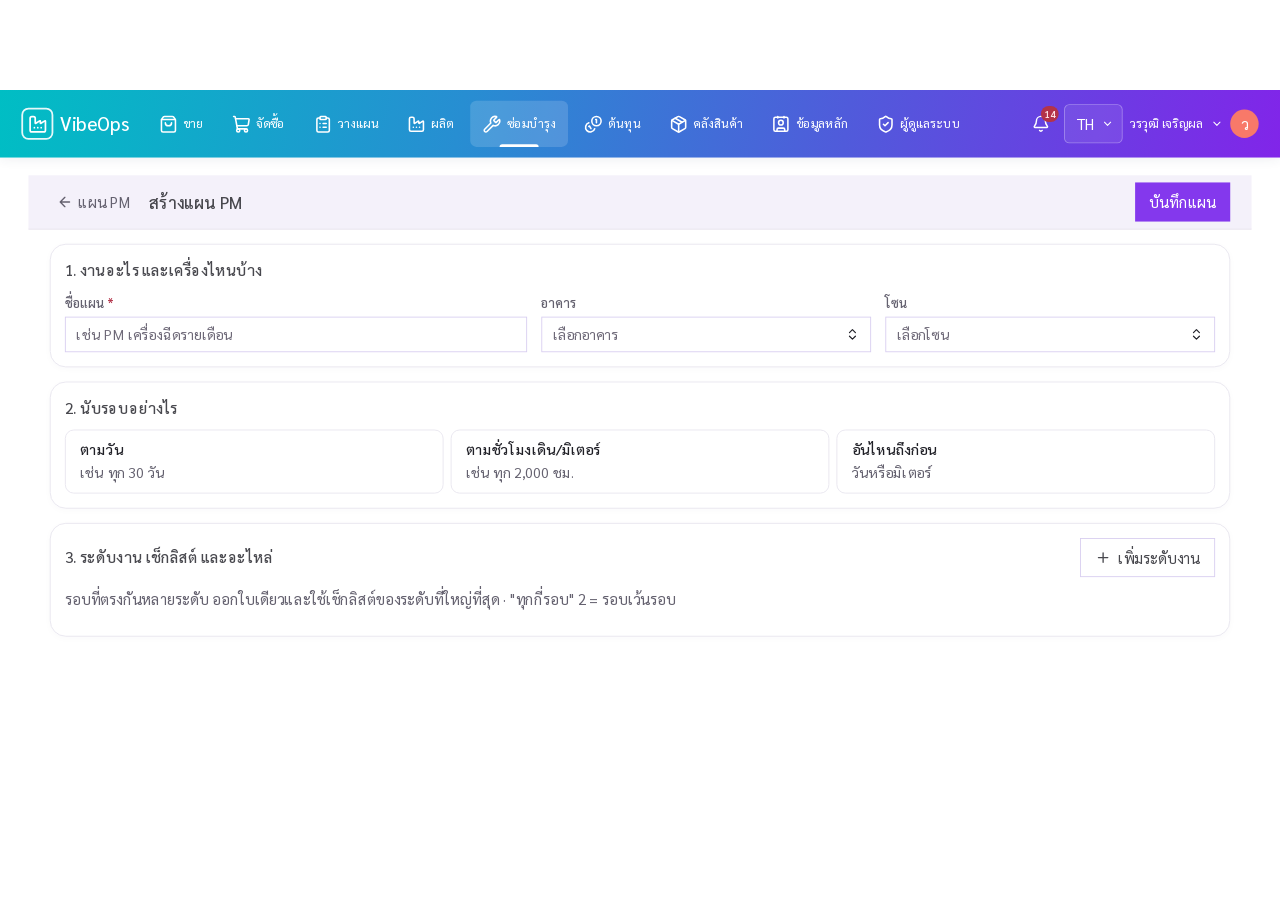
<file: embed/live/desk-pm-plan.html>
<!doctype html>
<html lang="th" data-vo-theme="erp" data-theme="light">
<head>
<title>แผน PM คอมเพรสเซอร์</title>
<meta charset="utf-8">
<meta name="viewport" content="width=device-width,initial-scale=1">
<link rel="stylesheet" href="vibeops-themes.css">
<link rel="stylesheet" href="vibeops-app.css">
<style>
/* แถบบนของโปรแกรมจริง (ยกจาก @media min-width:1024px ของ vibeops-app.css ให้แสดงทุกขนาด iframe) */

  [data-desktop-nav] {
    background: var(--vo-brand-gradient, linear-gradient(100deg,#00bec4 0%,#278ed2 36%,#505bdb 66%,#8125e9 100%));
    box-shadow: 0 3px 12px #24345b12;
    margin-bottom: 0;
    display: grid;
    grid-template-columns: auto minmax(0,1fr) auto;
    align-items: center;
    gap: 20px;
    padding: 12px 24px;
  }
  [data-desktop-nav] .floor-brand-tier, [data-desktop-nav] .floor-header-inner, [data-desktop-nav] .floor-nav-tier, [data-desktop-nav] .floor-nav-inner {
    display: contents;
  }
  [data-desktop-nav] .floor-brand {
    grid-column: 1;
    grid-row: 1;
  }
  [data-desktop-nav] .floor-brand > a > div:first-child {
    width: 36px;
    height: 36px;
    border-radius: 8px;
  }
  [data-desktop-nav] .floor-brand > a > div:first-child svg {
    width: 23px;
    height: 23px;
  }
  [data-desktop-nav] .floor-brand a span:first-child {
    font-size: 21px;
  }
  [data-desktop-nav] .floor-brand a span + span, [data-desktop-nav] .floor-company-divider {
    display: none;
  }
  [data-desktop-nav] .floor-company {
    position: absolute;
    width: 1px;
    height: 1px;
    overflow: hidden;
    clip-path: inset(50%);
  }
  [data-desktop-nav] .floor-account {
    grid-column: 3;
    grid-row: 1;
    gap: 8px;
  }
  [data-desktop-nav] .floor-account > .w-px {
    display: none;
  }
  [data-desktop-nav] .floor-profile > span {
    max-width: 110px;
    font-size: 14px;
  }
  [data-desktop-nav] .floor-profile > div {
    width: 32px;
    height: 32px;
  }
  [data-desktop-nav] .floor-header-inner a span {
    font-weight: 500;
  }
  [data-desktop-nav] nav > a,[data-desktop-nav] nav > div > button {
    position: relative;
    background: transparent;
  }
  [data-desktop-nav] nav [aria-current="page"] {
    background: #ffffff26;
  }
  [data-desktop-nav] nav [aria-current="page"]::after {
    content: '';
    position: absolute;
    bottom: 0;
    left: 30%;
    right: 30%;
    height: 3px;
    border-radius: 3px 3px 0 0;
    background: #fff;
  }
  [data-desktop-nav] nav > a:hover,[data-desktop-nav] nav > div > button:hover,[data-desktop-nav] nav button[aria-expanded="true"] {
    background: #ffffff26;
  }
  [data-desktop-nav] .floor-nav-tier {
    height: auto;
    padding: 0 0 10px;
    margin: 0;
  }
  [data-desktop-nav] nav {
    grid-column: 2;
    grid-row: 1;
    width: 100%;
    min-width: 0;
    height: 52px;
    gap: 4px;
    border: 0;
    border-radius: 0;
    background: transparent;
    box-shadow: none;
  }
  [data-desktop-nav] nav > a, [data-desktop-nav] nav > div {
    flex: 0 0 auto;
    min-width: 0;
  }
  [data-desktop-nav] nav > a, [data-desktop-nav] nav > div > button {
    width: 100%;
    height: 52px;
    padding: 0 14px;
    gap: 6px;
    font-size: 14px;
    font-weight: 400;
    border: 0;
    border-radius: 7px;
    color: #fff;
  }
  [data-desktop-nav] nav > a:focus-visible,[data-desktop-nav] nav > div > button:focus-visible {
    outline: 2px solid #fff;
    outline-offset: 2px;
  }
  [data-desktop-nav] nav > a > svg, [data-desktop-nav] nav > div > button > svg:first-child {
    color: #fff;
    width: 21px;
    height: 21px;
  }
  [data-desktop-nav] nav > div > button > svg:last-child {
    width: 12px;
    color: #ffffffb3;
  }
  [data-desktop-nav] nav > div:nth-last-child(-n+2) > .absolute {
    left: auto;
    right: 0;
  }


html,body{margin:0;height:100%;overflow:hidden;background:#fff}
body{font-family:var(--vo-font,"Sarabun",Tahoma,sans-serif);color:var(--vo-text)}
.stage{position:absolute;left:0;top:0;width:1440px;height:810px;transform-origin:0 0;overflow:hidden;background:var(--vo-shell-bg,#fff);display:flex;flex-direction:column}
.stage [data-desktop-nav]{flex:none}
.pg{flex:1;min-height:0;overflow:hidden;padding:20px 32px 0}
.cur{position:absolute;z-index:99;width:28px;height:28px;margin:-3px 0 0 -5px;pointer-events:none;transition:left .55s cubic-bezier(.4,0,.2,1),top .55s cubic-bezier(.4,0,.2,1),opacity .25s;filter:drop-shadow(0 2px 3px rgba(0,0,0,.35))}
.rip{position:absolute;z-index:98;width:46px;height:46px;margin:-23px 0 0 -23px;border-radius:50%;background:rgba(124,58,237,.32);animation:lvRip .6s ease-out forwards;pointer-events:none}
@keyframes lvRip{from{transform:scale(.2);opacity:1}to{transform:scale(1.7);opacity:0}}
.pressed{transform:scale(.97)}
.focus{border-color:var(--vo-focus,var(--vo-primary))!important;box-shadow:0 0 0 3px var(--vo-primary-soft)}
.fx-in{animation:lvIn .45s ease-out both}
@keyframes lvIn{from{opacity:0;transform:translateY(8px)}to{opacity:1;transform:none}}
.fx-pop{animation:lvPop .4s ease-out}
@keyframes lvPop{0%{transform:scale(.6);opacity:0}70%{transform:scale(1.08)}100%{transform:scale(1);opacity:1}}
.fx-flash{animation:lvFlash 1s ease-out}
@keyframes lvFlash{0%{background:var(--vo-primary-soft)}100%{background:transparent}}
.nofx,.nofx *{transition:none!important;animation:none!important}
[hidden]{display:none!important}
.toast{display:inline-flex;align-items:center;gap:6px;border-radius:999px;padding:4px 12px;font-size:15px;font-weight:600;background:var(--vo-ok-bg);color:var(--vo-ok)}
.row-hl>td{background:var(--vo-primary-soft)!important;transition:background .3s}
.cell-bad{background:var(--vo-bad-bg)!important;color:var(--vo-bad)!important;font-weight:700;transition:background .4s,color .4s}
.cell-plan{background:var(--vo-ok-bg)!important;color:var(--vo-ok)!important;font-weight:700}
.vo-tabs-pill{display:inline-flex;gap:4px;padding:4px;border-radius:10px;background:var(--vo-surface-2);align-self:flex-start}
.vo-tabs-pill button{padding:6px 14px;border-radius:8px;font-size:15px;color:var(--vo-text-2)}
.vo-tabs-pill button[aria-selected=true]{background:var(--vo-surface);color:var(--vo-text);font-weight:600;box-shadow:0 1px 2px #0001}
</style>
<script>
/* ชิ้นส่วนหน้าตา VibeOps (คลาสคัดจาก dom/*.html ของโปรแกรมจริง) */
window.VO = {
  TH: 'px-3 py-3 text-sm font-semibold text-on-primary select-none border-b border-primary bg-primary-bg relative group after:absolute after:right-0 after:top-3 after:bottom-3 after:w-px after:bg-line last:after:hidden',
  TD: 'px-3 text-sm text-text transition-colors whitespace-nowrap border-b border-line py-2.5',
  TR: 'group transition-all duration-200 outline-none bg-surface hover:bg-surface-2',
  BTN: 'vo-button inline-flex items-center justify-center rounded-control font-medium select-none whitespace-nowrap shrink-0 transition-colors duration-150 min-h-tap px-4 text-base gap-2',
  INPUT: 'w-full bg-surface rounded-control border outline-none text-base text-text placeholder:text-muted border-line-strong transition-colors h-tap px-3',
  th(t, o = {}) { return `<th class="${this.TH}${o.r ? ' text-right' : ''}" style="${o.w ? 'width:' + o.w + 'px' : ''}"><div class="flex items-center justify-between space-x-2 w-full group"><div class="flex items-center gap-1 flex-1 min-w-0 select-none${o.r ? ' justify-end' : ''}"><span class="font-semibold text-inherit leading-tight whitespace-nowrap">${t}</span></div></div></th>`; },
  td(h, o = {}) { return `<td class="${this.TD}${o.r ? ' text-right' : ''}${o.c ? ' ' + o.c : ''}"${o.a || ''}>${h}</td>`; },
  table(ths, rows, tb = '') { return `<div class="bg-surface flex flex-col"><div class="overflow-x-auto flex-1 min-h-0 min-w-0 max-w-full"><table class="vo-super-table w-full text-left border-collapse table-fixed"><thead class="sticky top-0 z-10"><tr>${ths}</tr></thead><tbody class="divide-y divide-line"${tb}>${rows}</tbody></table></div></div>`; },
  badge(kind, t) {
    const m = { ok: ['bg-ok-bg text-ok', 'bg-ok'], bad: ['bg-bad-bg text-bad', 'bg-bad'], warn: ['bg-warn-bg text-warn', 'bg-warn'], info: ['bg-info-bg text-info', 'bg-info'], mute: ['bg-surface-2 text-text-2', 'bg-text-2'] }[kind];
    return `<span class="inline-flex items-center gap-1.5 rounded-full px-2.5 py-0.5 text-sm font-semibold whitespace-nowrap ${m[0]}"><span aria-hidden="true" class="size-2 shrink-0 rounded-full ${m[1]}"></span>${t}</span>`;
  },
  btn(t, ic, kind = 'p', attr = '') {
    const c = kind === 'p' ? 'bg-primary-bg text-on-primary hover:bg-primary-hover' : 'bg-surface text-text border border-line-strong hover:bg-surface-2';
    return `<button type="button" class="${this.BTN} ${c}" ${attr}>${ic ? `<i data-ic="${ic}" data-s="18"></i>` : ''}${t}</button>`;
  },
  card(title, body, o = {}) { return `<section class="vo-card ${o.p === false ? '' : 'p-4'}" ${o.a || ''}><div class="mb-3 flex items-center justify-between gap-3 ${o.p === false ? 'px-4 pt-4' : ''}"><h2 class="text-base font-medium text-text">${title}</h2>${o.right || ''}</div>${body}</section>`; },
  pagehead(back, h1, o = {}) {
    return `<header class="border-b border-line bg-surface-2 px-6 py-2"><div class="flex min-h-tap items-center justify-between gap-3"><div class="flex min-w-0 items-center gap-2">${back ? `<button type="button" class="inline-flex min-h-tap items-center gap-1.5 rounded-md px-2 text-base text-text-2"><i data-ic="back" data-s="18"></i> <span>${back}</span></button>` : ''}<div class="min-w-0 pl-1">${o.code ? `<div class="text-sm text-text-2">${o.code}</div>` : ''}<h1 class="text-lg leading-snug text-text"${o.h1a || ''}>${h1}</h1></div>${o.badge ? `<div class="ml-2 shrink-0">${o.badge}</div>` : ''}</div><div class="flex shrink-0 items-center gap-3">${o.right || ''}</div></div></header>`;
  }
};
</script>

<style>
.opt{min-height:56px;border-radius:10px;border:1px solid var(--vo-line);background:var(--vo-surface);padding:10px 16px;text-align:left;font-size:16px;color:var(--vo-text)}
.opt[aria-pressed=true]{border-color:var(--vo-primary);background:color-mix(in srgb,var(--vo-primary) 10%,transparent)}
.opt b{display:block;font-weight:500}.opt span{display:block;color:var(--vo-text-2)}
.fake{display:flex;align-items:center;height:40px;border:1px solid var(--vo-line-strong);border-radius:var(--vo-radius-control,8px);padding:0 12px;background:var(--vo-surface);font-size:16px;color:var(--vo-text)}
.fake.sel{justify-content:space-between}
.fake.num{justify-content:flex-end;height:36px;font-variant-numeric:tabular-nums}
.fake:empty::before{content:attr(data-ph);color:var(--vo-muted)}
.freq{border-radius:10px;background:var(--vo-surface-2);padding:10px 16px;font-size:18px}
.tier{border:1px solid var(--vo-line);border-radius:12px;padding:14px 16px}
#sc{position:relative}
.fc li{border:1px solid var(--vo-line);border-radius:8px;padding:6px 12px;font-size:15px}
.cb{display:inline-flex;align-items:center;justify-content:center;width:22px;height:22px;border:2px solid var(--vo-line-strong);border-radius:6px;color:transparent;background:var(--vo-surface)}
tr.on .cb{background:var(--vo-primary);border-color:var(--vo-primary);color:#fff}
tr.on>td{background:color-mix(in srgb,var(--vo-primary) 7%,transparent)}
.fc li.yr{border-color:var(--vo-primary);background:color-mix(in srgb,var(--vo-primary) 10%,transparent)}
</style>
<style>*{caret-color:transparent!important}.caret,.cursor-blink{display:none!important}</style></head>
<body>
<div class="stage">
<div data-desktop-nav="true" class="flex top-0 z-40"><div class="floor-brand-tier"><div class="floor-header-inner"><div class="floor-brand flex items-center"><a title="บริษัทตัวอย่าง" class="flex items-center gap-2 text-white" href="/" data-discover="true"><div class="border-2 border-white/90 flex items-center justify-center"><svg xmlns="http://www.w3.org/2000/svg" width="24" height="24" viewBox="0 0 24 24" fill="none" stroke="currentColor" stroke-width="2" stroke-linecap="round" stroke-linejoin="round" class="lucide lucide-factory" aria-hidden="true"><path d="M12 16h.01"></path><path d="M16 16h.01"></path><path d="M3 19a2 2 0 0 0 2 2h14a2 2 0 0 0 2-2V8.5a.5.5 0 0 0-.769-.422l-4.462 2.844A.5.5 0 0 1 15 10.5v-2a.5.5 0 0 0-.769-.422L9.77 10.922A.5.5 0 0 1 9 10.5V5a2 2 0 0 0-2-2H5a2 2 0 0 0-2 2z"></path><path d="M8 16h.01"></path></svg></div><div><span class="font-medium">VibeOps</span></div></a></div><div class="floor-account flex items-center"><span class="flex items-center"></span><div class="relative" data-testid="notification-bell"><button type="button" title="การแจ้งเตือน" aria-label="การแจ้งเตือน 14 เรื่อง" aria-expanded="false" aria-haspopup="true" class="relative p-2 text-white"><svg xmlns="http://www.w3.org/2000/svg" width="20" height="20" viewBox="0 0 24 24" fill="none" stroke="currentColor" stroke-width="2" stroke-linecap="round" stroke-linejoin="round" class="lucide lucide-bell" aria-hidden="true"><path d="M10.268 21a2 2 0 0 0 3.464 0"></path><path d="M3.262 15.326A1 1 0 0 0 4 17h16a1 1 0 0 0 .74-1.673C19.41 13.956 18 12.499 18 8A6 6 0 0 0 6 8c0 4.499-1.411 5.956-2.738 7.326"></path></svg><span data-testid="notification-badge" class="absolute -right-0.5 -top-0.5 min-w-[18px] rounded-full bg-bad px-1 text-center text-[11px] font-semibold leading-[18px] text-on-bad">14</span></button></div><label class="floor-language"><select aria-label="ภาษาเมนู"><option value="th">TH</option><option value="en">EN</option></select><svg xmlns="http://www.w3.org/2000/svg" width="14" height="14" viewBox="0 0 24 24" fill="none" stroke="currentColor" stroke-width="2" stroke-linecap="round" stroke-linejoin="round" class="lucide lucide-chevron-down" aria-hidden="true"><path d="m6 9 6 6 6-6"></path></svg></label><div class="relative" data-testid="user-menu"><button type="button" data-testid="user-menu-button" aria-haspopup="menu" aria-expanded="false" aria-label="เมนูผู้ใช้ วรวุฒิ เจริญผล" title="วรวุฒิ เจริญผล" class="floor-profile flex min-h-11 items-center gap-2 rounded-control text-white hover:bg-white/15 focus-visible:outline-2 focus-visible:outline-offset-2 focus-visible:outline-white"><span class="truncate" data-testid="user-menu-name">วรวุฒิ เจริญผล</span><svg xmlns="http://www.w3.org/2000/svg" width="14" height="14" viewBox="0 0 24 24" fill="none" stroke="currentColor" stroke-width="2" stroke-linecap="round" stroke-linejoin="round" class="lucide lucide-chevron-down" aria-hidden="true"><path d="m6 9 6 6 6-6"></path></svg><div class="rounded-full bg-[#f87969] flex items-center justify-center shrink-0" aria-hidden="true">ว</div></button></div></div></div></div><div class="floor-nav-tier"><div class="floor-nav-inner"><nav aria-label="เมนูหลัก" class="flex items-center"><div class="relative"><button type="button" aria-expanded="false" aria-controls="nav-sales" class="flex items-center justify-center whitespace-nowrap"><svg xmlns="http://www.w3.org/2000/svg" width="24" height="24" viewBox="0 0 24 24" fill="none" stroke="currentColor" stroke-width="2" stroke-linecap="round" stroke-linejoin="round" class="lucide lucide-shopping-bag" aria-hidden="true"><path d="M16 10a4 4 0 0 1-8 0"></path><path d="M3.103 6.034h17.794"></path><path d="M3.4 5.467a2 2 0 0 0-.4 1.2V20a2 2 0 0 0 2 2h14a2 2 0 0 0 2-2V6.667a2 2 0 0 0-.4-1.2l-2-2.667A2 2 0 0 0 17 2H7a2 2 0 0 0-1.6.8z"></path></svg><span>ขาย</span><svg xmlns="http://www.w3.org/2000/svg" width="24" height="24" viewBox="0 0 24 24" fill="none" stroke="currentColor" stroke-width="2" stroke-linecap="round" stroke-linejoin="round" class="lucide lucide-chevron-down" aria-hidden="true"><path d="m6 9 6 6 6-6"></path></svg></button></div><div class="relative"><button type="button" aria-expanded="false" aria-controls="nav-purchase" class="flex items-center justify-center whitespace-nowrap"><svg xmlns="http://www.w3.org/2000/svg" width="24" height="24" viewBox="0 0 24 24" fill="none" stroke="currentColor" stroke-width="2" stroke-linecap="round" stroke-linejoin="round" class="lucide lucide-shopping-cart" aria-hidden="true"><path d="m2.05 2.05 1.099-.028a1 1 0 0 1 1.008.815l2.69 14.347A1 1 0 0 0 7.83 18H18"></path><path d="M4.563 5h16.435a1 1 0 0 1 .981 1.204l-1.026 6.226A2 2 0 0 1 18.962 14H6.25"></path><circle cx="18" cy="20" r="2"></circle><circle cx="8" cy="20" r="2"></circle></svg><span>จัดซื้อ</span><svg xmlns="http://www.w3.org/2000/svg" width="24" height="24" viewBox="0 0 24 24" fill="none" stroke="currentColor" stroke-width="2" stroke-linecap="round" stroke-linejoin="round" class="lucide lucide-chevron-down" aria-hidden="true"><path d="m6 9 6 6 6-6"></path></svg></button></div><div class="relative"><button type="button" aria-expanded="false" aria-controls="nav-planning" class="flex items-center justify-center whitespace-nowrap"><svg xmlns="http://www.w3.org/2000/svg" width="24" height="24" viewBox="0 0 24 24" fill="none" stroke="currentColor" stroke-width="2" stroke-linecap="round" stroke-linejoin="round" class="lucide lucide-clipboard-list" aria-hidden="true"><rect width="8" height="4" x="8" y="2" rx="1" ry="1"></rect><path d="M16 4h2a2 2 0 0 1 2 2v14a2 2 0 0 1-2 2H6a2 2 0 0 1-2-2V6a2 2 0 0 1 2-2h2"></path><path d="M12 11h4"></path><path d="M12 16h4"></path><path d="M8 11h.01"></path><path d="M8 16h.01"></path></svg><span>วางแผน</span><svg xmlns="http://www.w3.org/2000/svg" width="24" height="24" viewBox="0 0 24 24" fill="none" stroke="currentColor" stroke-width="2" stroke-linecap="round" stroke-linejoin="round" class="lucide lucide-chevron-down" aria-hidden="true"><path d="m6 9 6 6 6-6"></path></svg></button></div><div class="relative"><button type="button" aria-expanded="false" aria-controls="nav-production" class="flex items-center justify-center whitespace-nowrap"><svg xmlns="http://www.w3.org/2000/svg" width="24" height="24" viewBox="0 0 24 24" fill="none" stroke="currentColor" stroke-width="2" stroke-linecap="round" stroke-linejoin="round" class="lucide lucide-factory" aria-hidden="true"><path d="M12 16h.01"></path><path d="M16 16h.01"></path><path d="M3 19a2 2 0 0 0 2 2h14a2 2 0 0 0 2-2V8.5a.5.5 0 0 0-.769-.422l-4.462 2.844A.5.5 0 0 1 15 10.5v-2a.5.5 0 0 0-.769-.422L9.77 10.922A.5.5 0 0 1 9 10.5V5a2 2 0 0 0-2-2H5a2 2 0 0 0-2 2z"></path><path d="M8 16h.01"></path></svg><span>ผลิต</span><svg xmlns="http://www.w3.org/2000/svg" width="24" height="24" viewBox="0 0 24 24" fill="none" stroke="currentColor" stroke-width="2" stroke-linecap="round" stroke-linejoin="round" class="lucide lucide-chevron-down" aria-hidden="true"><path d="m6 9 6 6 6-6"></path></svg></button></div><div class="relative"><button type="button" aria-expanded="false" aria-controls="nav-maint" class="flex items-center justify-center whitespace-nowrap" aria-current="page"><svg xmlns="http://www.w3.org/2000/svg" width="24" height="24" viewBox="0 0 24 24" fill="none" stroke="currentColor" stroke-width="2" stroke-linecap="round" stroke-linejoin="round" class="lucide lucide-wrench" aria-hidden="true"><path d="M14.7 6.3a1 1 0 0 0 0 1.4l1.6 1.6a1 1 0 0 0 1.4 0l3.106-3.105c.32-.322.863-.22.983.218a6 6 0 0 1-8.259 7.057l-7.91 7.91a1 1 0 0 1-2.999-3l7.91-7.91a6 6 0 0 1 7.057-8.259c.438.12.54.662.219.984z"></path></svg><span>ซ่อมบำรุง</span><svg xmlns="http://www.w3.org/2000/svg" width="24" height="24" viewBox="0 0 24 24" fill="none" stroke="currentColor" stroke-width="2" stroke-linecap="round" stroke-linejoin="round" class="lucide lucide-chevron-down" aria-hidden="true"><path d="m6 9 6 6 6-6"></path></svg></button></div><div class="relative"><button type="button" aria-expanded="false" aria-controls="nav-costing" class="flex items-center justify-center whitespace-nowrap"><svg xmlns="http://www.w3.org/2000/svg" width="24" height="24" viewBox="0 0 24 24" fill="none" stroke="currentColor" stroke-width="2" stroke-linecap="round" stroke-linejoin="round" class="lucide lucide-coins" aria-hidden="true"><path d="M13.744 17.736a6 6 0 1 1-7.48-7.48"></path><path d="M15 6h1v4"></path><path d="m6.134 14.768.866-.5 2 3.464"></path><circle cx="16" cy="8" r="6"></circle></svg><span>ต้นทุน</span><svg xmlns="http://www.w3.org/2000/svg" width="24" height="24" viewBox="0 0 24 24" fill="none" stroke="currentColor" stroke-width="2" stroke-linecap="round" stroke-linejoin="round" class="lucide lucide-chevron-down" aria-hidden="true"><path d="m6 9 6 6 6-6"></path></svg></button></div><div class="relative"><button type="button" aria-expanded="false" aria-controls="nav-inventory" class="flex items-center justify-center whitespace-nowrap"><svg xmlns="http://www.w3.org/2000/svg" width="24" height="24" viewBox="0 0 24 24" fill="none" stroke="currentColor" stroke-width="2" stroke-linecap="round" stroke-linejoin="round" class="lucide lucide-package" aria-hidden="true"><path d="M11 21.73a2 2 0 0 0 2 0l7-4A2 2 0 0 0 21 16V8a2 2 0 0 0-1-1.73l-7-4a2 2 0 0 0-2 0l-7 4A2 2 0 0 0 3 8v8a2 2 0 0 0 1 1.73z"></path><path d="M12 22V12"></path><polyline points="3.29 7 12 12 20.71 7"></polyline><path d="m7.5 4.27 9 5.15"></path></svg><span>คลังสินค้า</span><svg xmlns="http://www.w3.org/2000/svg" width="24" height="24" viewBox="0 0 24 24" fill="none" stroke="currentColor" stroke-width="2" stroke-linecap="round" stroke-linejoin="round" class="lucide lucide-chevron-down" aria-hidden="true"><path d="m6 9 6 6 6-6"></path></svg></button></div><div class="relative"><button type="button" aria-expanded="false" aria-controls="nav-master" class="flex items-center justify-center whitespace-nowrap"><svg xmlns="http://www.w3.org/2000/svg" width="24" height="24" viewBox="0 0 24 24" fill="none" stroke="currentColor" stroke-width="2" stroke-linecap="round" stroke-linejoin="round" class="lucide lucide-contact" aria-hidden="true"><path d="M16 2v2"></path><path d="M7 21v-2a2 2 0 012-2h6a2 2 0 012 2v2"></path><path d="M8 2v2"></path><circle cx="12" cy="10" r="3"></circle><rect x="3" y="3" width="18" height="18" rx="2"></rect></svg><span>ข้อมูลหลัก</span><svg xmlns="http://www.w3.org/2000/svg" width="24" height="24" viewBox="0 0 24 24" fill="none" stroke="currentColor" stroke-width="2" stroke-linecap="round" stroke-linejoin="round" class="lucide lucide-chevron-down" aria-hidden="true"><path d="m6 9 6 6 6-6"></path></svg></button></div><div class="relative"><button type="button" aria-expanded="false" aria-controls="nav-admin" class="flex items-center justify-center whitespace-nowrap"><svg xmlns="http://www.w3.org/2000/svg" width="24" height="24" viewBox="0 0 24 24" fill="none" stroke="currentColor" stroke-width="2" stroke-linecap="round" stroke-linejoin="round" class="lucide lucide-shield-check" aria-hidden="true"><path d="M20 13c0 5-3.5 7.5-7.66 8.95a1 1 0 0 1-.67-.01C7.5 20.5 4 18 4 13V6a1 1 0 0 1 1-1c2 0 4.5-1.2 6.24-2.72a1.17 1.17 0 0 1 1.52 0C14.51 3.81 17 5 19 5a1 1 0 0 1 1 1z"></path><path d="m9 12 2 2 4-4"></path></svg><span>ผู้ดูแลระบบ</span><svg xmlns="http://www.w3.org/2000/svg" width="24" height="24" viewBox="0 0 24 24" fill="none" stroke="currentColor" stroke-width="2" stroke-linecap="round" stroke-linejoin="round" class="lucide lucide-chevron-down" aria-hidden="true"><path d="m6 9 6 6 6-6"></path></svg></button></div></nav></div></div></div>
<!-- ── ฟอร์มสร้างแผน ── -->
<div id="vForm" class="flex min-h-0 flex-1 flex-col" style="padding:20px 32px 0">
  <div id="hdForm"></div>
  <div id="sc" class="min-h-0 flex-1 overflow-hidden"><div class="flex flex-col gap-4 px-6 py-4" id="formBody"></div><div style="height:420px"></div></div>
</div>
<!-- ── หน้าแผน ── -->
<div id="vPlan" class="min-h-0 flex-1 flex-col" style="padding:20px 32px 0;display:none">
  <div id="hdPlan"></div>
  <div id="sc2" class="min-h-0 flex-1 overflow-hidden" style="position:relative"><div id="planBody" class="grid gap-5 px-6 py-4" style="grid-template-columns:minmax(0,1fr) 380px"></div><div style="height:300px"></div></div>
</div>
</div>
<script src="live.js"></script>
<script>
const V = VO;
function botTo(a, sc, sel, pad = 16) { const c = a.$(sc), e = a.$(sel), k = c.getBoundingClientRect().height / c.offsetHeight || 1; return Math.max(0, (e.getBoundingClientRect().bottom - c.getBoundingClientRect().top) / k + c.scrollTop - c.clientHeight + pad); }
function topIn(a, sc, sel) { const c = a.$(sc), e = a.$(sel), k = c.getBoundingClientRect().height / c.offsetHeight || 1; return (e.getBoundingClientRect().top - c.getBoundingClientRect().top) / k + c.scrollTop; }
const T1 = [['P-GREASE-EP2', 'จาระบี EP2', 'ใช้', '0.2', 'กก.', '1', '4.5']];
const T2 = [['P-AIR-FILTER-GA37', 'ไส้กรองอากาศคอมเพรสเซอร์ GA37', 'เปลี่ยน', '1', 'ชิ้น', '1', '3'],
            ['P-OIL-FILTER-GA37', 'ไส้กรองน้ำมันคอมเพรสเซอร์ GA37', 'เปลี่ยน', '1', 'ชิ้น', '2', '0'],
            ['P-OIL-ROTO', 'น้ำมันคอมเพรสเซอร์ Roto-Inject', 'ใช้', '1', 'ถัง 20 ลิตร', '2', '4']];
const T3 = [['P-SEP-GA37', 'ไส้กรองแยกน้ำมัน GA37', 'เปลี่ยน', '1', 'ชิ้น', '1', '1'],
            ['P-VLV-KIT-GA37', 'ชุดซ่อมวาล์วดูด GA37', 'เปลี่ยน', '1', 'ชุด', '1', '1']];
function bom(id, rows) {
  const ths = V.th('#', { w: 48 }) + V.th('อะไหล่/วัสดุ') + V.th('รหัส', { w: 190 }) + V.th('ทำอะไร', { w: 110 }) + V.th('จำนวน/รอบ', { w: 110, r: 1 }) + V.th('หน่วย', { w: 120 }) + V.th('ทุกกี่รอบ', { w: 100, r: 1 }) + V.th('พร้อมจ่าย', { w: 100, r: 1 });
  const tr = rows.map((r, i) => `<tr class="${V.TR}" data-r="${id}" hidden>${V.td(`<span class="text-text-2">${i + 1}</span>`)}${V.td(`<span class="fake sel" style="height:36px">${r[1]}<i data-ic="updown" data-s="14"></i></span>`)}${V.td(`<span class="tabular-nums text-text-2">${r[0]}</span>`)}${V.td(`<span class="fake sel" style="height:36px">${r[2]}<i data-ic="down" data-s="14"></i></span>`)}${V.td(`<span class="fake num">${r[3]}</span>`)}${V.td(`<span class="text-text-2">${r[4]}</span>`)}${V.td(`<span class="fake num">${r[5]}</span>`)}${V.td(`<span class="tabular-nums text-text-2">${r[6]}</span>`, { r: 1 })}</tr>`).join('');
  return V.table(ths, tr);
}
function tier(id, name, freq, cl, rows) {
  return `<div class="tier" id="${id}" hidden><div class="grid gap-4 mb-3" style="grid-template-columns:14rem 16rem minmax(0,1fr)">
    <div class="flex flex-col"><label class="text-sm font-medium text-text-2 mb-1.5">ระดับงาน</label><span class="fake" style="font-weight:600">${name}</span></div>
    <div class="flex flex-col gap-1.5 text-base"><span class="text-sm font-medium text-text-2">ความถี่ของระดับ</span><span class="flex min-h-tap items-center text-text">${freq}</span></div>
    <div class="flex flex-col"><label class="text-sm font-medium text-text-2 mb-1.5">เช็กลิสต์ของระดับนี้</label><span class="fake sel">${cl}<i data-ic="updown" data-s="16"></i></span></div></div>
    <div class="flex items-center justify-between gap-3 mb-2"><span class="text-base font-medium text-text">อะไหล่ของระดับ ${name}</span>${V.btn('เพิ่มอะไหล่', 'plus', 's')}</div>${bom(id, rows)}</div>`;
}
const FC = [['7 ธ.ค. 69', 'ราย 3 เดือน'], ['28 ก.พ. 70', 'ราย 3 เดือน'], ['22 พ.ค. 70', 'ราย 3 เดือน'], ['13 ส.ค. 70', 'รายปี · รวม 3 เดือน', 1], ['4 พ.ย. 70', 'ราย 3 เดือน'], ['26 ม.ค. 71', 'ราย 3 เดือน'], ['18 เม.ย. 71', 'ราย 3 เดือน'], ['10 ก.ค. 71', 'รายปี · รวม 3 เดือน', 1], ['1 ต.ค. 71', 'ราย 3 เดือน'], ['23 ธ.ค. 71', 'ราย 3 เดือน'], ['16 มี.ค. 72', 'ราย 3 เดือน'], ['7 มิ.ย. 72', 'รายปี · รวม 3 เดือน', 1]];
const MS = [['CMP-01', 'คอมเพรสเซอร์ GA37 ตัวที่ 1', 'คอมเพรสเซอร์ลม', ['ok', 'เดินอยู่']],
            ['CMP-02', 'คอมเพรสเซอร์ GA37 ตัวที่ 2', 'คอมเพรสเซอร์ลม', ['ok', 'เดินอยู่']],
            ['CMP-03', 'คอมเพรสเซอร์ GA37 ตัวที่ 3', 'คอมเพรสเซอร์ลม', ['mute', 'สำรอง']],
            ['CMP-04', 'คอมเพรสเซอร์ GA22', 'คอมเพรสเซอร์ลม', ['ok', 'เดินอยู่']],
            ['DRY-01', 'เครื่องทำลมแห้ง FD-120', 'เครื่องทำลมแห้ง', ['ok', 'เดินอยู่']]];
const PB = [['P-AIR-FILTER-GA37', 'ไส้กรองอากาศคอมเพรสเซอร์ GA37', 'ราย 3 เดือน', 'เปลี่ยน 1 ชิ้น', 'ทุกรอบ', 3, 3],
            ['P-OIL-FILTER-GA37', 'ไส้กรองน้ำมันคอมเพรสเซอร์ GA37', 'ราย 3 เดือน', 'เปลี่ยน 1 ชิ้น', 'ทุก 2 รอบ', 3, 0],
            ['P-OIL-ROTO', 'น้ำมันคอมเพรสเซอร์ Roto-Inject', 'ราย 3 เดือน', 'ใช้ 1 ถัง 20 ลิตร', 'ทุก 2 รอบ', 3, 4],
            ['P-GREASE-EP2', 'จาระบี EP2 (กก.)', 'รายเดือน', 'ใช้ 0.2 กก.', 'ทุกรอบ', 1.8, 4.5],
            ['P-SEP-GA37', 'ไส้กรองแยกน้ำมัน GA37', 'รายปี', 'เปลี่ยน 1 ชิ้น', 'ทุกรอบ', 0, 1]];

LIVE.run({
  build(st) {
    st.querySelector('#hdForm').innerHTML = V.pagehead('แผน PM', 'สร้างแผน PM', { right: `<span id="tst"></span>` + V.btn('บันทึกแผน', '', 'p', 'id="bSave"') });
    st.querySelector('#formBody').innerHTML =
      V.card('1. งานอะไร และเครื่องไหนบ้าง', `<div class="flex flex-col gap-3">
        <div class="grid gap-4" style="grid-template-columns:minmax(0,1.4fr) minmax(0,1fr) minmax(0,1fr)">
        <div class="flex flex-col"><label class="text-sm font-medium text-text-2 mb-1.5 flex items-center">ชื่อแผน<span class="text-bad ml-0.5">*</span></label><span class="fake" id="fName" data-ph="เช่น PM เครื่องฉีดรายเดือน"></span></div>
        <div class="flex flex-col"><label class="text-sm font-medium text-text-2 mb-1.5">อาคาร</label><span class="fake sel" id="fBld"><span data-v class="text-muted">เลือกอาคาร</span><i data-ic="updown" data-s="16"></i></span></div>
        <div class="flex flex-col"><label class="text-sm font-medium text-text-2 mb-1.5">โซน</label><span class="fake sel" id="fZone"><span data-v class="text-muted">เลือกโซน</span><i data-ic="updown" data-s="16"></i></span></div></div>
        <div id="mBox" hidden><div class="mb-2 flex items-center justify-between gap-3"><span class="text-base font-medium text-text">เครื่องในโซนนี้ (${MS.length}) · ติ๊กได้หลายเครื่อง</span>${V.btn('เลือกทั้งหมดในโซน', 'check', 's', 'id="bAll"')}</div>
        ${V.table(V.th('', { w: 52 }) + V.th('#', { w: 48 }) + V.th('รหัส', { w: 130 }) + V.th('ชื่อเครื่อง') + V.th('ประเภท', { w: 180 }) + V.th('สถานะ', { w: 150 }), MS.map((m, i) => `<tr class="${V.TR}" id="m${i}" hidden>${V.td(`<span class="cb"><i data-ic="check" data-s="15"></i></span>`)}${V.td(`<span class="text-text-2">${i + 1}</span>`)}${V.td(`<span class="tabular-nums">${m[0]}</span>`)}${V.td(m[1])}${V.td(`<span class="text-text-2">${m[2]}</span>`)}${V.td(V.badge(m[3][0], m[3][1]))}</tr>`).join(''))}</div>
        <div id="chips" hidden class="flex flex-wrap items-center gap-2"><span class="text-base font-medium text-text" id="selN">เลือกแล้ว 0 เครื่อง</span>${MS.slice(0, 3).map((m, i) => `<span id="ch${i}" hidden class="inline-flex min-h-9 items-center gap-1.5 rounded-full border border-primary px-3 text-base" style="background:color-mix(in srgb,var(--vo-primary) 10%,transparent)">${m[0]} · ${m[1]} <i data-ic="x" data-s="16"></i></span>`).join('')}</div></div>`) +
      V.card('2. นับรอบอย่างไร', `<div class="flex flex-col gap-3"><div class="grid gap-2" style="grid-template-columns:repeat(3,1fr)">
        <button class="opt" type="button"><b>ตามวัน</b><span>เช่น ทุก 30 วัน</span></button>
        <button class="opt" type="button"><b>ตามชั่วโมงเดิน/มิเตอร์</b><span>เช่น ทุก 2,000 ชม.</span></button>
        <button class="opt" type="button" id="oBoth"><b>อันไหนถึงก่อน</b><span>วันหรือมิเตอร์</span></button></div>
        <div class="grid gap-4" id="freqIn" hidden style="grid-template-columns:repeat(3,1fr)">
          <div class="flex flex-col"><label class="text-sm font-medium text-text-2 mb-1.5">ทุกกี่เดือน<span class="text-bad ml-0.5">*</span></label><span class="fake" id="fMon"></span></div>
          <div class="flex flex-col"><label class="text-sm font-medium text-text-2 mb-1.5">ทุกกี่ ชั่วโมงเดิน<span class="text-bad ml-0.5">*</span></label><span class="fake" id="fHr"></span></div>
          <div class="flex flex-col"><label class="text-sm font-medium text-text-2 mb-1.5">มิเตอร์</label><span class="fake sel">ชั่วโมงเดิน · แยกของแต่ละเครื่อง<i data-ic="updown" data-s="16"></i></span></div></div>
        <p class="freq" id="freq" hidden><span class="text-text-2">ความถี่: </span><span class="font-medium text-text">ทุก 3 เดือน หรือ 500 ชม. แล้วแต่ถึงก่อน</span></p></div>`) +
      V.card('3. ระดับงาน เช็กลิสต์ และอะไหล่ <span id="tierN"></span>', `<p class="mb-3 text-base text-text-2">รอบที่ตรงกันหลายระดับ ออกใบเดียวและใช้เช็กลิสต์ของระดับที่ใหญ่ที่สุด · "ทุกกี่รอบ" 2 = รอบเว้นรอบ</p><div class="flex flex-col gap-4">` +
        tier('t1', 'รายเดือน', 'ทุก 1 เดือน', 'CL-GA37-M · ตรวจประจำเดือน 6 ข้อ', T1) +
        tier('t2', 'ราย 3 เดือน', 'ทุก 3 เดือน หรือ 500 ชม.', 'CL-GA37-Q · 9 ข้อ', T2) +
        tier('t3', 'รายปี', 'ทุก 4 รอบ (≈ ทุก 12 เดือน)', 'CL-GA37-Y · ยกเครื่อง 14 ข้อ', T3) + `</div>`, { right: V.btn('เพิ่มระดับงาน', 'plus', 's', 'id="bTier"') });

    st.querySelector('#hdPlan').innerHTML = V.pagehead('แผน PM', 'PM คอมเพรสเซอร์ GA37 · 3 เครื่อง', { code: 'PM-CMP-GA37 · บำรุงรักษาตามแผน', badge: V.badge('ok', 'ใช้งาน'), right: `<span id="tst2"></span>` + V.btn('แก้ไขแผน', 'pencil', 'p') });
    const bomRows = PB.map((r, i) => `<tr class="${V.TR}" id="pb${i}">${V.td(`<span class="num text-sm text-muted">${i + 1}</span>`)}${V.td(`<span class="block truncate">${r[1]}</span><span class="block text-xs tabular-nums text-text-2">${r[0]}</span>`)}${V.td(r[2])}${V.td(r[3])}${V.td(r[4])}${V.td(`<span class="tabular-nums n" data-v="${r[5]}">–</span>`, { r: 1 })}${V.td(`<span class="tabular-nums a" data-v="${r[6]}">–</span>`, { r: 1 })}${V.td(`<span class="st"></span>`)}</tr>`).join('');
    st.querySelector('#planBody').innerHTML = `<main class="flex min-w-0 flex-col gap-4">
      <div class="vo-tabs-pill"><button type="button" aria-selected="true">ภาพรวมแผน</button><button type="button">ประวัติรอบ (0)</button></div>
      ${V.card('ครบครั้งถัดไป', `<div class="flex flex-wrap items-baseline gap-x-4 gap-y-1"><span class="text-4xl font-medium tabular-nums text-text">7 ธ.ค. 69</span><span class="text-lg text-text-2">อีก 18 วัน</span><span class="text-base text-text-2">ตามวัน (ครบ 3 เดือน ก่อนมิเตอร์ถึง 500 ชม.)</span></div>`)}
      ${V.card('พยากรณ์ 12 รอบถัดไป · 3 เครื่อง × 12 รอบ = 36 ใบงาน', `<ol class="fc grid gap-2" style="grid-template-columns:repeat(4,1fr)">${FC.map(f => `<li class="${f[2] ? 'yr' : ''}" hidden><span class="block tabular-nums font-medium">${f[0]}</span><span class="block text-text-2">3 เครื่อง · ${f[1]}</span></li>`).join('')}</ol>`)}
      <section class="vo-card" id="bomCard"><div class="mb-2 flex items-center justify-between gap-3 px-4 pt-4"><h2 class="text-base font-medium text-text">อะไหล่และวัสดุต่อรอบ (BOM · 5)</h2><span id="short"></span></div>
        <p class="px-4 pb-3 text-base text-text-2">"ใช้ใน 90 วัน" = รวมรอบที่จะครบภายใน 90 วัน ตาม "ทุกกี่รอบ" · เทียบของพร้อมจ่ายในคลัง</p>
        ${V.table(V.th('#', { w: 44 }) + V.th('อะไหล่/วัสดุ') + V.th('ระดับงาน', { w: 104 }) + V.th('ทำอะไร', { w: 140 }) + V.th('ทุกกี่รอบ', { w: 92 }) + V.th('ใช้ใน 90 วัน', { w: 106, r: 1 }) + V.th('พร้อมจ่าย', { w: 96, r: 1 }) + V.th('สต็อก', { w: 128 }), bomRows)}</section>
      </main>
      <aside class="flex min-w-0 flex-col gap-4">
      ${V.card('ข้อมูลแผน', `<dl class="divide-y divide-line">${[['ความถี่', 'ทุก 3 เดือน หรือ 500 ชม. แล้วแต่ถึงก่อน'], ['ระดับงาน', 'รายเดือน · ราย 3 เดือน · รายปี'], ['วิธีนับ', 'นับจากวันที่ทำเสร็จจริง'], ['ออกใบล่วงหน้า', '7 วัน'], ['ทีม', 'ทีมซ่อมอาคาร A'], ['ที่ตั้ง', 'อาคาร A › ห้องคอมเพรสเซอร์'], ['เวลาประมาณ', '2 ชม. ต่อเครื่อง'], ['มิเตอร์', 'ชั่วโมงเดินของแต่ละเครื่อง']].map(d => `<div class="grid gap-3 py-1.5 text-base" style="grid-template-columns:7.5rem 1fr"><dt class="text-text-2">${d[0]}</dt><dd class="min-w-0 break-words text-text">${d[1]}</dd></div>`).join('')}</dl>`)}
      ${V.card('เครื่องในแผน (3)', `<ul class="divide-y divide-line"><li class="flex items-start justify-between gap-3 py-2 text-base"><span class="min-w-0"><span class="block"><span class="tabular-nums">CMP-01</span> · คอมเพรสเซอร์ GA37 ตัวที่ 1</span><span class="block text-text-2">ห้องคอมเพรสเซอร์ อาคาร A</span></span><span class="shrink-0 text-right tabular-nums">7 ธ.ค. 69<span class="block text-text-2">อีก 18 วัน</span></span></li><li class="flex items-start justify-between gap-3 py-2 text-base"><span class="min-w-0"><span class="block"><span class="tabular-nums">CMP-02</span> · คอมเพรสเซอร์ GA37 ตัวที่ 2</span><span class="block text-text-2">ห้องคอมเพรสเซอร์ อาคาร A</span></span><span class="shrink-0 text-right tabular-nums">7 ธ.ค. 69<span class="block text-text-2">อีก 18 วัน</span></span></li><li class="flex items-start justify-between gap-3 py-2 text-base"><span class="min-w-0"><span class="block"><span class="tabular-nums">CMP-03</span> · คอมเพรสเซอร์ GA37 ตัวที่ 3</span><span class="block text-text-2">ห้องคอมเพรสเซอร์ อาคาร A</span></span><span class="shrink-0 text-right tabular-nums">7 ธ.ค. 69<span class="block text-text-2">อีก 18 วัน</span></span></li></ul>`)}
      </aside>`;
  },
  steps: [
    { cap: 'หัวหน้าเปิดฟอร์มสร้างแผน PM ใหม่', run: async a => {} },
    { cap: 'ตั้งชื่อแผน แล้วเลือกที่ตั้งแบบเดียวกับแจ้งซ่อม: อาคาร A › ห้องคอมเพรสเซอร์', run: async a => {
      await a.click('#fName'); await a.type('#fName', 'PM คอมเพรสเซอร์ GA37', 30);
      await a.click('#fBld'); a.set('#fBld [data-v]', 'อาคาร A'); a.cls('#fBld [data-v]', '', 'text-muted');
      await a.click('#fZone'); a.set('#fZone [data-v]', 'ห้องคอมเพรสเซอร์'); a.cls('#fZone [data-v]', '', 'text-muted');
      a.show('#mBox'); await a.stagger('#mBox tr[id]', 110);
    } },
    { cap: 'ติ๊กได้หลายเครื่อง: CMP-01 CMP-02 CMP-03 — แผนเดียวใช้กับทั้ง 3 เครื่อง', run: async a => {
      a.show('#chips');
      for (let i = 0; i < 3; i++) {
        await a.click(`#m${i} .cb`); a.cls(`#m${i}`, 'on'); a.show(`#ch${i}`, 'fx-pop'); a.$('#selN').textContent = `เลือกแล้ว ${i + 1} เครื่อง`;
      }
      a.off();
    } },
    { cap: 'นับรอบแบบ ทุก 3 เดือน หรือ 500 ชม. แล้วแต่อะไรถึงก่อน', run: async a => {
      await a.scroll('#sc', topIn(a, '#sc', '#formBody > section:nth-child(2)') - 6);
      await a.click('#oBoth', el => a.pick(el)); a.show('#freqIn');
      await a.click('#fMon'); await a.type('#fMon', '3', 80);
      await a.click('#fHr'); await a.type('#fHr', '500', 80); await a.w(150);
      a.show('#freq', 'fx-pop');
    } },
    { cap: 'ระดับรายเดือน: เช็กลิสต์ตรวจประจำเดือน และจาระบี EP2', run: async a => {
      await a.scroll('#sc', topIn(a, '#sc', '#formBody > section:nth-child(3)') - 6);
      await a.click('#bTier'); a.show('#t1'); a.set('#tierN', '(1 ระดับ)');
      await a.w(300); await a.stagger('[data-r=t1]', 140);
    } },
    { cap: 'ระดับราย 3 เดือน: เปลี่ยนไส้กรองอากาศทุกรอบ น้ำมันคอมเพรสเซอร์ทุก 2 รอบ', run: async a => {
      a.show('#t2'); a.set('#tierN', '(2 ระดับ)');
      await a.scroll('#sc', botTo(a, '#sc', '#t2'));
      await a.stagger('[data-r=t2]', 220);
    } },
    { cap: 'ระดับรายปี: ไส้กรองแยกน้ำมันและชุดซ่อมวาล์ว', run: async a => {
      a.show('#t3'); a.set('#tierN', '(3 ระดับ)');
      await a.scroll('#sc', botTo(a, '#sc', '#t3'));
      await a.stagger('[data-r=t3]', 220);
    } },
    { cap: 'กดบันทึกแผน — พยากรณ์ 12 รอบถัดไปของทั้ง 3 เครื่องให้ทันที', run: async a => {
      await a.click('#bSave'); a.toast('#tst', 'บันทึกแล้ว'); await a.w(600);
      a.off(); a.$('#vForm').style.display = 'none'; a.$('#vPlan').style.display = 'flex'; a.show('#vPlan');
      await a.w(400); await a.stagger('.fc li', 110);
    } },
    { cap: 'รวมอะไหล่ 3 เครื่องที่ใช้ใน 90 วัน เทียบของพร้อมจ่าย — ไส้กรองน้ำมันขาด 3 ชิ้น', run: async a => {
      await a.scroll('#sc2', botTo(a, '#sc2', '#bomCard'), 700);
      for (let i = 0; i < PB.length; i++) {
        const r = PB[i], dec = String(r[5]).includes('.') || String(r[6]).includes('.') ? 1 : 0;
        await a.count(`#pb${i} .n`, r[5], { dec, dur: 450 }); await a.count(`#pb${i} .a`, r[6], { dec, dur: 450 });
        const st = a.$(`#pb${i} .st`);
        st.innerHTML = r[5] === 0 ? V.badge('mute', 'ยังไม่ถึงคิว') : r[6] >= r[5] ? V.badge('ok', 'พอ') : V.badge('bad', 'ขาด ' + (r[5] - r[6]));
        if (!a.fast) { st.classList.remove('fx-pop'); void st.offsetWidth; st.classList.add('fx-pop'); }
        if (r[6] < r[5]) a.cls(`#pb${i}`, 'row-hl');
        await a.w(120);
      }
      a.set('#short', V.badge('bad', 'ขาด 1 รายการ ก่อน 7 ธ.ค.'));
    } },
  ]
});
</script>
</body>
</html>
</file>
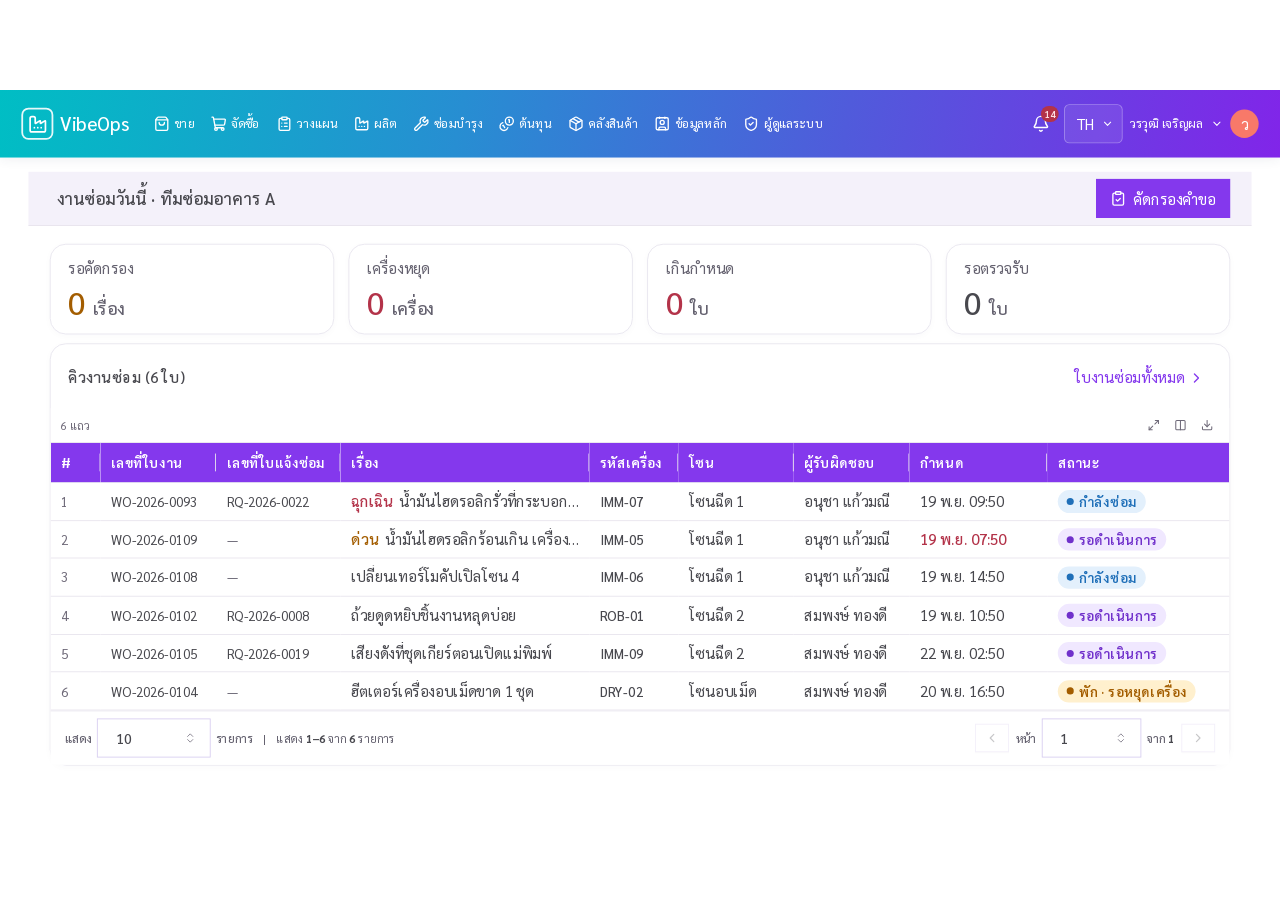
<file: embed/live/desk-queue.html>
<!doctype html>
<html lang="th" data-vo-theme="erp" data-theme="light">
<head>
<meta charset="utf-8">
<meta name="viewport" content="width=device-width, initial-scale=1">
<title>คิวงานซ่อม · จอคอม</title>
<!-- หน้าจอจำลอง ข้อมูลตัวอย่าง · DOM จาก dom/sup-home.html · ธีม vibeops-themes.css
     สไตล์โปรแกรมจริง = vibeops-app.css ที่แปลง @media ตามกว้าง 1440 (ฝังไว้ด้านล่าง เพื่อให้หน้าตาเหมือนกันทุกขนาด iframe) -->
<link rel="stylesheet" href="vibeops-themes.css">
<style>/*! tailwindcss v4.3.3 | MIT License | https://tailwindcss.com */
@layer properties;
@layer theme, base, components, utilities;
@layer theme {
  :root, :host {
    --font-mono: ui-monospace, SFMono-Regular, Menlo, Monaco, Consolas, "Liberation Mono",
      "Courier New", monospace;
    --color-amber-300: oklch(87.9% 0.169 91.605);
    --color-amber-400: oklch(82.8% 0.189 84.429);
    --color-amber-900: oklch(41.4% 0.112 45.904);
    --color-amber-950: oklch(27.9% 0.077 45.635);
    --color-green-200: oklch(92.5% 0.084 155.995);
    --color-green-900: oklch(39.3% 0.095 152.535);
    --color-emerald-300: oklch(84.5% 0.143 164.978);
    --color-emerald-400: oklch(76.5% 0.177 163.223);
    --color-emerald-900: oklch(37.8% 0.077 168.94);
    --color-emerald-950: oklch(26.2% 0.051 172.552);
    --color-teal-500: oklch(70.4% 0.14 182.503);
    --color-cyan-50: oklch(98.4% 0.019 200.873);
    --color-cyan-200: oklch(91.7% 0.08 205.041);
    --color-cyan-600: oklch(60.9% 0.126 221.723);
    --color-blue-900: oklch(37.9% 0.146 265.522);
    --color-blue-950: oklch(28.2% 0.091 267.935);
    --color-indigo-900: oklch(35.9% 0.144 278.697);
    --color-violet-600: oklch(54.1% 0.281 293.009);
    --color-purple-50: oklch(97.7% 0.014 308.299);
    --color-purple-100: oklch(94.6% 0.033 307.174);
    --color-purple-200: oklch(90.2% 0.063 306.703);
    --color-purple-400: oklch(71.4% 0.203 305.504);
    --color-purple-500: oklch(62.7% 0.265 303.9);
    --color-purple-600: oklch(55.8% 0.288 302.321);
    --color-purple-700: oklch(49.6% 0.265 301.924);
    --color-purple-800: oklch(43.8% 0.218 303.724);
    --color-purple-900: oklch(38.1% 0.176 304.987);
    --color-rose-300: oklch(81% 0.117 11.638);
    --color-rose-700: oklch(51.4% 0.222 16.935);
    --color-rose-900: oklch(41% 0.159 10.272);
    --color-slate-950: oklch(12.9% 0.042 264.695);
    --color-gray-300: oklch(87.2% 0.01 258.338);
    --color-gray-600: oklch(44.6% 0.03 256.802);
    --color-black: #000;
    --color-white: #fff;
    --spacing: 0.25rem;
    --container-sm: 24rem;
    --container-md: 28rem;
    --container-lg: 32rem;
    --container-xl: 36rem;
    --container-2xl: 42rem;
    --container-3xl: 48rem;
    --container-4xl: 56rem;
    --container-5xl: 64rem;
    --container-6xl: 72rem;
    --container-7xl: 80rem;
    --text-xs--line-height: calc(1 / 0.75);
    --text-sm--line-height: calc(1.25 / 0.875);
    --text-base--line-height: calc(1.5 / 1);
    --text-lg--line-height: calc(1.75 / 1.125);
    --text-xl--line-height: calc(1.75 / 1.25);
    --text-2xl: 1.5rem;
    --text-2xl--line-height: calc(2 / 1.5);
    --text-3xl: 1.875rem;
    --text-3xl--line-height: calc(2.25 / 1.875);
    --text-4xl: 2.25rem;
    --text-4xl--line-height: calc(2.5 / 2.25);
    --text-5xl: 3rem;
    --text-5xl--line-height: 1;
    --text-7xl: 4.5rem;
    --text-7xl--line-height: 1;
    --text-8xl: 6rem;
    --text-8xl--line-height: 1;
    --font-weight-normal: 400;
    --font-weight-medium: 500;
    --font-weight-semibold: 600;
    --font-weight-bold: 700;
    --font-weight-extrabold: 800;
    --font-weight-black: 900;
    --tracking-tight: -0.025em;
    --tracking-wide: 0.025em;
    --tracking-wider: 0.05em;
    --tracking-widest: 0.1em;
    --leading-tight: 1.25;
    --leading-snug: 1.375;
    --leading-normal: 1.5;
    --leading-relaxed: 1.625;
    --radius-sm: 0.25rem;
    --radius-md: 0.375rem;
    --radius-lg: 0.5rem;
    --radius-xl: 0.75rem;
    --radius-2xl: 1rem;
    --radius-3xl: 1.5rem;
    --ease-in: cubic-bezier(0.4, 0, 1, 1);
    --ease-out: cubic-bezier(0, 0, 0.2, 1);
    --animate-spin: spin 1s linear infinite;
    --animate-ping: ping 1s cubic-bezier(0, 0, 0.2, 1) infinite;
    --animate-pulse: pulse 2s cubic-bezier(0.4, 0, 0.6, 1) infinite;
    --blur-md: 12px;
    --blur-xl: 24px;
    --default-transition-duration: 150ms;
    --default-transition-timing-function: cubic-bezier(0.4, 0, 0.2, 1);
    --default-font-family: var(--vo-font);
    --default-mono-font-family: var(--font-mono);
    --color-surface-2: var(--vo-surface-2);
    --color-text: var(--vo-text);
    @supports (color: color-mix(in lab, red, red)) {
      --color-text: color-mix(in srgb, var(--vo-text) 82%, var(--vo-surface));
    }
    --color-text-2: var(--vo-text-2);
    --color-primary: var(--vo-primary);
    --color-on-primary: var(--vo-on-primary);
    --color-primary-soft: var(--vo-primary-soft);
    --color-primary-bg: var(--vo-primary-bg, var(--vo-primary));
    --color-muted: var(--vo-muted, var(--vo-text-2));
    --color-info: var(--vo-info, var(--vo-link));
  }
}
@layer base {
  *, ::after, ::before, ::backdrop, ::file-selector-button {
    box-sizing: border-box;
    margin: 0;
    padding: 0;
    border: 0 solid;
  }
  html, :host {
    line-height: 1.5;
    -webkit-text-size-adjust: 100%;
    tab-size: 4;
    font-family: var(--default-font-family, -apple-system, BlinkMacSystemFont, "Segoe UI", Roboto, "Helvetica Neue", "Noto Sans", Arial, sans-serif, "Apple Color Emoji", "Segoe UI Emoji", "Segoe UI Symbol", "Noto Color Emoji");
    font-feature-settings: var(--default-font-feature-settings, normal);
    font-variation-settings: var(--default-font-variation-settings, normal);
    -webkit-tap-highlight-color: transparent;
  }
  hr {
    height: 0;
    color: inherit;
    border-top-width: 1px;
  }
  abbr:where([title]) {
    -webkit-text-decoration: underline dotted;
    text-decoration: underline dotted;
  }
  h1, h2, h3, h4, h5, h6 {
    font-size: inherit;
    font-weight: inherit;
  }
  a {
    color: inherit;
    -webkit-text-decoration: inherit;
    text-decoration: inherit;
  }
  b, strong {
    font-weight: bolder;
  }
  code, kbd, samp, pre {
    font-family: var(--default-mono-font-family, ui-monospace, SFMono-Regular, Menlo, Monaco, Consolas, "Liberation Mono", "Courier New", monospace);
    font-feature-settings: var(--default-mono-font-feature-settings, normal);
    font-variation-settings: var(--default-mono-font-variation-settings, normal);
    font-size: 1em;
  }
  small {
    font-size: 80%;
  }
  sub, sup {
    font-size: 75%;
    line-height: 0;
    position: relative;
    vertical-align: baseline;
  }
  sub {
    bottom: -0.25em;
  }
  sup {
    top: -0.5em;
  }
  table {
    text-indent: 0;
    border-color: inherit;
    border-collapse: collapse;
  }
  :-moz-focusring:where(:not(iframe)) {
    outline: auto;
  }
  progress {
    vertical-align: baseline;
  }
  summary {
    display: list-item;
  }
  ol, ul, menu {
    list-style: none;
  }
  img, svg, video, canvas, audio, iframe, embed, object {
    display: block;
    vertical-align: middle;
  }
  img, video {
    max-width: 100%;
    height: auto;
  }
  button, input, select, optgroup, textarea, ::file-selector-button {
    font: inherit;
    font-feature-settings: inherit;
    font-variation-settings: inherit;
    letter-spacing: inherit;
    color: inherit;
    border-radius: 0;
    background-color: transparent;
    opacity: 1;
  }
  :where(select:is([multiple], [size])) optgroup {
    font-weight: bolder;
  }
  :where(select:is([multiple], [size])) optgroup option {
    padding-inline-start: 20px;
  }
  ::file-selector-button {
    margin-inline-end: 4px;
  }
  ::placeholder {
    opacity: 1;
  }
  @supports (not (-webkit-appearance: -apple-pay-button))  or (contain-intrinsic-size: 1px) {
    ::placeholder {
      color: currentcolor;
      @supports (color: color-mix(in lab, red, red)) {
        color: color-mix(in oklab, currentcolor 50%, transparent);
      }
    }
  }
  textarea {
    resize: vertical;
  }
  ::-webkit-search-decoration {
    -webkit-appearance: none;
  }
  ::-webkit-date-and-time-value {
    min-height: 1lh;
    text-align: inherit;
  }
  ::-webkit-datetime-edit {
    display: inline-flex;
  }
  ::-webkit-datetime-edit-fields-wrapper {
    padding: 0;
  }
  ::-webkit-datetime-edit, ::-webkit-datetime-edit-year-field, ::-webkit-datetime-edit-month-field, ::-webkit-datetime-edit-day-field, ::-webkit-datetime-edit-hour-field, ::-webkit-datetime-edit-minute-field, ::-webkit-datetime-edit-second-field, ::-webkit-datetime-edit-millisecond-field, ::-webkit-datetime-edit-meridiem-field {
    padding-block: 0;
  }
  ::-webkit-calendar-picker-indicator {
    line-height: 1;
  }
  :-moz-ui-invalid {
    box-shadow: none;
  }
  button, input:where([type="button"], [type="reset"], [type="submit"]), ::file-selector-button {
    appearance: button;
  }
  ::-webkit-inner-spin-button, ::-webkit-outer-spin-button {
    height: auto;
  }
  [hidden]:where(:not([hidden="until-found"])) {
    display: none !important;
  }
}
@layer utilities {
  .pointer-events-auto {
    pointer-events: auto;
  }
  .pointer-events-none {
    pointer-events: none;
  }
  .\!visible {
    visibility: visible !important;
  }
  .collapse {
    visibility: collapse;
  }
  .visible {
    visibility: visible;
  }
  .sr-only {
    position: absolute;
    width: 1px;
    height: 1px;
    padding: 0;
    margin: -1px;
    overflow: hidden;
    clip-path: inset(50%);
    white-space: nowrap;
    border-width: 0;
  }
  .absolute {
    position: absolute;
  }
  .fixed {
    position: fixed;
  }
  .relative {
    position: relative;
  }
  .static {
    position: static;
  }
  .static\! {
    position: static !important;
  }
  .sticky {
    position: sticky;
  }
  .inset-0 {
    inset: 0px;
  }
  .inset-x-0 {
    inset-inline: 0px;
  }
  .inset-x-3 {
    inset-inline: calc(var(--spacing) * 3);
  }
  .inset-x-6 {
    inset-inline: calc(var(--spacing) * 6);
  }
  .inset-y-0 {
    inset-block: 0px;
  }
  .-top-0\.5 {
    top: calc(var(--spacing) * -0.5);
  }
  .-top-1\.5 {
    top: calc(var(--spacing) * -1.5);
  }
  .-top-2 {
    top: calc(var(--spacing) * -2);
  }
  .top-0 {
    top: 0px;
  }
  .top-1 {
    top: var(--spacing);
  }
  .top-1\.5 {
    top: calc(var(--spacing) * 1.5);
  }
  .top-1\/2 {
    top: calc(1 / 2 * 100%);
  }
  .top-4 {
    top: calc(var(--spacing) * 4);
  }
  .top-10 {
    top: calc(var(--spacing) * 10);
  }
  .top-20 {
    top: calc(var(--spacing) * 20);
  }
  .top-full {
    top: 100%;
  }
  .-right-0\.5 {
    right: calc(var(--spacing) * -0.5);
  }
  .-right-1\.5 {
    right: calc(var(--spacing) * -1.5);
  }
  .-right-2 {
    right: calc(var(--spacing) * -2);
  }
  .-right-6 {
    right: calc(var(--spacing) * -6);
  }
  .right-0 {
    right: 0px;
  }
  .right-1 {
    right: var(--spacing);
  }
  .right-1\.5 {
    right: calc(var(--spacing) * 1.5);
  }
  .right-2\.5 {
    right: calc(var(--spacing) * 2.5);
  }
  .right-3 {
    right: calc(var(--spacing) * 3);
  }
  .right-11 {
    right: calc(var(--spacing) * 11);
  }
  .-bottom-6 {
    bottom: calc(var(--spacing) * -6);
  }
  .bottom-0 {
    bottom: 0px;
  }
  .bottom-1 {
    bottom: var(--spacing);
  }
  .bottom-2 {
    bottom: calc(var(--spacing) * 2);
  }
  .bottom-3 {
    bottom: calc(var(--spacing) * 3);
  }
  .bottom-4 {
    bottom: calc(var(--spacing) * 4);
  }
  .bottom-5 {
    bottom: calc(var(--spacing) * 5);
  }
  .bottom-\[calc\(var\(--vo-nav-h\,0px\)\+env\(safe-area-inset-bottom\)\+var\(--vo-update-h\,0px\)\)\] {
    bottom: calc(var(--vo-nav-h,0px) + env(safe-area-inset-bottom) + var(--vo-update-h,0px));
  }
  .-left-2 {
    left: calc(var(--spacing) * -2);
  }
  .-left-4 {
    left: calc(var(--spacing) * -4);
  }
  .left-0 {
    left: 0px;
  }
  .left-1\/2 {
    left: calc(1 / 2 * 100%);
  }
  .left-2\.5 {
    left: calc(var(--spacing) * 2.5);
  }
  .left-3 {
    left: calc(var(--spacing) * 3);
  }
  .left-4 {
    left: calc(var(--spacing) * 4);
  }
  .left-8 {
    left: calc(var(--spacing) * 8);
  }
  .left-full {
    left: 100%;
  }
  .z-0 {
    z-index: 0;
  }
  .z-10 {
    z-index: 10;
  }
  .z-20 {
    z-index: 20;
  }
  .z-30 {
    z-index: 30;
  }
  .z-40 {
    z-index: 40;
  }
  .z-50 {
    z-index: 50;
  }
  .z-\[1\] {
    z-index: 1;
  }
  .z-\[2\] {
    z-index: 2;
  }
  .z-\[3\] {
    z-index: 3;
  }
  .z-\[5\] {
    z-index: 5;
  }
  .z-\[6\] {
    z-index: 6;
  }
  .z-\[50\] {
    z-index: 50;
  }
  .z-\[55\] {
    z-index: 55;
  }
  .z-\[59\] {
    z-index: 59;
  }
  .z-\[60\] {
    z-index: 60;
  }
  .z-\[61\] {
    z-index: 61;
  }
  .z-\[70\] {
    z-index: 70;
  }
  .z-\[80\] {
    z-index: 80;
  }
  .z-\[90\] {
    z-index: 90;
  }
  .z-\[140\] {
    z-index: 140;
  }
  .z-\[200\] {
    z-index: 200;
  }
  .order-2 {
    order: 2;
  }
  .order-3 {
    order: 3;
  }
  .col-span-1 {
    grid-column: span 1 / span 1;
  }
  .col-span-2 {
    grid-column: span 2 / span 2;
  }
  .col-span-5 {
    grid-column: span 5 / span 5;
  }
  .col-span-6 {
    grid-column: span 6 / span 6;
  }
  .col-span-7 {
    grid-column: span 7 / span 7;
  }
  .container {
    width: 100%;
    @media all{
      max-width: 40rem;
    }
    @media all{
      max-width: 48rem;
    }
    @media all{
      max-width: 64rem;
    }
    @media all{
      max-width: 80rem;
    }
    @media not all{
      max-width: 96rem;
    }
  }
  .m-0 {
    margin: 0px;
  }
  .m-auto {
    margin: auto;
  }
  .-mx-1 {
    margin-inline: calc(var(--spacing) * -1);
  }
  .-mx-3 {
    margin-inline: calc(var(--spacing) * -3);
  }
  .-mx-4 {
    margin-inline: calc(var(--spacing) * -4);
  }
  .mx-auto {
    margin-inline: auto;
  }
  .-my-1 {
    margin-block: calc(var(--spacing) * -1);
  }
  .-my-\[7px\] {
    margin-block: calc(7px * -1);
  }
  .my-1 {
    margin-block: var(--spacing);
  }
  .-mt-1 {
    margin-top: calc(var(--spacing) * -1);
  }
  .-mt-2 {
    margin-top: calc(var(--spacing) * -2);
  }
  .-mt-3 {
    margin-top: calc(var(--spacing) * -3);
  }
  .-mt-4 {
    margin-top: calc(var(--spacing) * -4);
  }
  .mt-0\.5 {
    margin-top: calc(var(--spacing) * 0.5);
  }
  .mt-1 {
    margin-top: var(--spacing);
  }
  .mt-1\.5 {
    margin-top: calc(var(--spacing) * 1.5);
  }
  .mt-2 {
    margin-top: calc(var(--spacing) * 2);
  }
  .mt-2\.5 {
    margin-top: calc(var(--spacing) * 2.5);
  }
  .mt-3 {
    margin-top: calc(var(--spacing) * 3);
  }
  .mt-4 {
    margin-top: calc(var(--spacing) * 4);
  }
  .mt-5 {
    margin-top: calc(var(--spacing) * 5);
  }
  .mt-8 {
    margin-top: calc(var(--spacing) * 8);
  }
  .mt-\[1\.5mm\] {
    margin-top: 1.5mm;
  }
  .mt-\[1mm\] {
    margin-top: 1mm;
  }
  .mt-auto {
    margin-top: auto;
  }
  .-mr-1\.5 {
    margin-right: calc(var(--spacing) * -1.5);
  }
  .-mr-2 {
    margin-right: calc(var(--spacing) * -2);
  }
  .-mr-3 {
    margin-right: calc(var(--spacing) * -3);
  }
  .mr-0\.5 {
    margin-right: calc(var(--spacing) * 0.5);
  }
  .mr-1 {
    margin-right: var(--spacing);
  }
  .mr-1\.5 {
    margin-right: calc(var(--spacing) * 1.5);
  }
  .mr-2 {
    margin-right: calc(var(--spacing) * 2);
  }
  .mr-3 {
    margin-right: calc(var(--spacing) * 3);
  }
  .-mb-2 {
    margin-bottom: calc(var(--spacing) * -2);
  }
  .-mb-px {
    margin-bottom: -1px;
  }
  .mb-1 {
    margin-bottom: var(--spacing);
  }
  .mb-1\.5 {
    margin-bottom: calc(var(--spacing) * 1.5);
  }
  .mb-2 {
    margin-bottom: calc(var(--spacing) * 2);
  }
  .mb-3 {
    margin-bottom: calc(var(--spacing) * 3);
  }
  .mb-4 {
    margin-bottom: calc(var(--spacing) * 4);
  }
  .mb-6 {
    margin-bottom: calc(var(--spacing) * 6);
  }
  .mb-24 {
    margin-bottom: calc(var(--spacing) * 24);
  }
  .-ml-2 {
    margin-left: calc(var(--spacing) * -2);
  }
  .ml-0\.5 {
    margin-left: calc(var(--spacing) * 0.5);
  }
  .ml-1 {
    margin-left: var(--spacing);
  }
  .ml-1\.5 {
    margin-left: calc(var(--spacing) * 1.5);
  }
  .ml-2 {
    margin-left: calc(var(--spacing) * 2);
  }
  .ml-3 {
    margin-left: calc(var(--spacing) * 3);
  }
  .ml-4 {
    margin-left: calc(var(--spacing) * 4);
  }
  .ml-6 {
    margin-left: calc(var(--spacing) * 6);
  }
  .ml-11 {
    margin-left: calc(var(--spacing) * 11);
  }
  .ml-auto {
    margin-left: auto;
  }
  .box-border {
    box-sizing: border-box;
  }
  .line-clamp-1 {
    overflow: hidden;
    display: -webkit-box;
    -webkit-box-orient: vertical;
    -webkit-line-clamp: 1;
  }
  .line-clamp-2 {
    overflow: hidden;
    display: -webkit-box;
    -webkit-box-orient: vertical;
    -webkit-line-clamp: 2;
  }
  .line-clamp-3 {
    overflow: hidden;
    display: -webkit-box;
    -webkit-box-orient: vertical;
    -webkit-line-clamp: 3;
  }
  .\!table {
    display: table !important;
  }
  .block {
    display: block;
  }
  .contents {
    display: contents;
  }
  .flex {
    display: flex;
  }
  .grid {
    display: grid;
  }
  .hidden {
    display: none;
  }
  .inline {
    display: inline;
  }
  .inline-block {
    display: inline-block;
  }
  .inline-flex {
    display: inline-flex;
  }
  .inline-grid {
    display: inline-grid;
  }
  .table {
    display: table;
  }
  .aspect-square {
    aspect-ratio: 1 / 1;
  }
  .size-1\.5 {
    width: calc(var(--spacing) * 1.5);
    height: calc(var(--spacing) * 1.5);
  }
  .size-2 {
    width: calc(var(--spacing) * 2);
    height: calc(var(--spacing) * 2);
  }
  .size-2\.5 {
    width: calc(var(--spacing) * 2.5);
    height: calc(var(--spacing) * 2.5);
  }
  .size-3 {
    width: calc(var(--spacing) * 3);
    height: calc(var(--spacing) * 3);
  }
  .size-3\.5 {
    width: calc(var(--spacing) * 3.5);
    height: calc(var(--spacing) * 3.5);
  }
  .size-4 {
    width: calc(var(--spacing) * 4);
    height: calc(var(--spacing) * 4);
  }
  .size-4\.5 {
    width: calc(var(--spacing) * 4.5);
    height: calc(var(--spacing) * 4.5);
  }
  .size-5 {
    width: calc(var(--spacing) * 5);
    height: calc(var(--spacing) * 5);
  }
  .size-6 {
    width: calc(var(--spacing) * 6);
    height: calc(var(--spacing) * 6);
  }
  .size-7 {
    width: calc(var(--spacing) * 7);
    height: calc(var(--spacing) * 7);
  }
  .size-8 {
    width: calc(var(--spacing) * 8);
    height: calc(var(--spacing) * 8);
  }
  .size-9 {
    width: calc(var(--spacing) * 9);
    height: calc(var(--spacing) * 9);
  }
  .size-10 {
    width: calc(var(--spacing) * 10);
    height: calc(var(--spacing) * 10);
  }
  .size-11 {
    width: calc(var(--spacing) * 11);
    height: calc(var(--spacing) * 11);
  }
  .size-12 {
    width: calc(var(--spacing) * 12);
    height: calc(var(--spacing) * 12);
  }
  .size-14 {
    width: calc(var(--spacing) * 14);
    height: calc(var(--spacing) * 14);
  }
  .size-16 {
    width: calc(var(--spacing) * 16);
    height: calc(var(--spacing) * 16);
  }
  .size-20 {
    width: calc(var(--spacing) * 20);
    height: calc(var(--spacing) * 20);
  }
  .size-24 {
    width: calc(var(--spacing) * 24);
    height: calc(var(--spacing) * 24);
  }
  .size-\[22px\] {
    width: 22px;
    height: 22px;
  }
  .size-\[44px\] {
    width: 44px;
    height: 44px;
  }
  .size-full {
    width: 100%;
    height: 100%;
  }
  .size-tap {
    width: var(--vo-tap);
    height: var(--vo-tap);
  }
  .\!h-11 {
    height: calc(var(--spacing) * 11) !important;
  }
  .h-0\.5 {
    height: calc(var(--spacing) * 0.5);
  }
  .h-1 {
    height: var(--spacing);
  }
  .h-1\.5 {
    height: calc(var(--spacing) * 1.5);
  }
  .h-2 {
    height: calc(var(--spacing) * 2);
  }
  .h-2\.5 {
    height: calc(var(--spacing) * 2.5);
  }
  .h-3 {
    height: calc(var(--spacing) * 3);
  }
  .h-3\.5 {
    height: calc(var(--spacing) * 3.5);
  }
  .h-4 {
    height: calc(var(--spacing) * 4);
  }
  .h-5 {
    height: calc(var(--spacing) * 5);
  }
  .h-6 {
    height: calc(var(--spacing) * 6);
  }
  .h-7 {
    height: calc(var(--spacing) * 7);
  }
  .h-8 {
    height: calc(var(--spacing) * 8);
  }
  .h-9 {
    height: calc(var(--spacing) * 9);
  }
  .h-10 {
    height: calc(var(--spacing) * 10);
  }
  .h-11 {
    height: calc(var(--spacing) * 11);
  }
  .h-12 {
    height: calc(var(--spacing) * 12);
  }
  .h-14 {
    height: calc(var(--spacing) * 14);
  }
  .h-14\! {
    height: calc(var(--spacing) * 14) !important;
  }
  .h-16 {
    height: calc(var(--spacing) * 16);
  }
  .h-24 {
    height: calc(var(--spacing) * 24);
  }
  .h-28 {
    height: calc(var(--spacing) * 28);
  }
  .h-30 {
    height: calc(var(--spacing) * 30);
  }
  .h-32 {
    height: calc(var(--spacing) * 32);
  }
  .h-40 {
    height: calc(var(--spacing) * 40);
  }
  .h-44 {
    height: calc(var(--spacing) * 44);
  }
  .h-140 {
    height: calc(var(--spacing) * 140);
  }
  .h-\[22px\] {
    height: 22px;
  }
  .h-\[92dvh\] {
    height: 92dvh;
  }
  .h-\[297mm\] {
    height: 297mm;
  }
  .h-\[740px\] {
    height: 740px;
  }
  .h-\[clamp\(120px\,26dvh\,40dvh\)\] {
    height: clamp(120px, 26dvh, 40dvh);
  }
  .h-dvh {
    height: 100dvh;
  }
  .h-full {
    height: 100%;
  }
  .h-px {
    height: 1px;
  }
  .h-tap {
    height: var(--vo-tap);
  }
  .h-tap-large {
    height: var(--vo-tap-large);
  }
  .max-h-40 {
    max-height: calc(var(--spacing) * 40);
  }
  .max-h-60 {
    max-height: calc(var(--spacing) * 60);
  }
  .max-h-64 {
    max-height: calc(var(--spacing) * 64);
  }
  .max-h-72 {
    max-height: calc(var(--spacing) * 72);
  }
  .max-h-96 {
    max-height: calc(var(--spacing) * 96);
  }
  .max-h-\[40dvh\] {
    max-height: 40dvh;
  }
  .max-h-\[52vh\] {
    max-height: 52vh;
  }
  .max-h-\[68vh\] {
    max-height: 68vh;
  }
  .max-h-\[70vh\] {
    max-height: 70vh;
  }
  .max-h-\[80vh\] {
    max-height: 80vh;
  }
  .max-h-\[85vh\] {
    max-height: 85vh;
  }
  .max-h-\[90dvh\] {
    max-height: 90dvh;
  }
  .max-h-\[92dvh\] {
    max-height: 92dvh;
  }
  .max-h-\[600px\] {
    max-height: 600px;
  }
  .max-h-\[calc\(100dvh-90px\)\] {
    max-height: calc(100dvh - 90px);
  }
  .max-h-\[calc\(100vh-6rem\)\] {
    max-height: calc(100vh - 6rem);
  }
  .max-h-\[calc\(100vh-16rem\)\] {
    max-height: calc(100vh - 16rem);
  }
  .max-h-\[min\(88vh\,760px\)\] {
    max-height: min(88vh, 760px);
  }
  .max-h-full {
    max-height: 100%;
  }
  .\!min-h-8 {
    min-height: calc(var(--spacing) * 8) !important;
  }
  .\!min-h-11 {
    min-height: calc(var(--spacing) * 11) !important;
  }
  .min-h-0 {
    min-height: 0px;
  }
  .min-h-6 {
    min-height: calc(var(--spacing) * 6);
  }
  .min-h-7 {
    min-height: calc(var(--spacing) * 7);
  }
  .min-h-8 {
    min-height: calc(var(--spacing) * 8);
  }
  .min-h-9 {
    min-height: calc(var(--spacing) * 9);
  }
  .min-h-10 {
    min-height: calc(var(--spacing) * 10);
  }
  .min-h-11 {
    min-height: calc(var(--spacing) * 11);
  }
  .min-h-12 {
    min-height: calc(var(--spacing) * 12);
  }
  .min-h-12\! {
    min-height: calc(var(--spacing) * 12) !important;
  }
  .min-h-14 {
    min-height: calc(var(--spacing) * 14);
  }
  .min-h-14\! {
    min-height: calc(var(--spacing) * 14) !important;
  }
  .min-h-16 {
    min-height: calc(var(--spacing) * 16);
  }
  .min-h-16\! {
    min-height: calc(var(--spacing) * 16) !important;
  }
  .min-h-20 {
    min-height: calc(var(--spacing) * 20);
  }
  .min-h-24 {
    min-height: calc(var(--spacing) * 24);
  }
  .min-h-28 {
    min-height: calc(var(--spacing) * 28);
  }
  .min-h-32 {
    min-height: calc(var(--spacing) * 32);
  }
  .min-h-\[28rem\] {
    min-height: 28rem;
  }
  .min-h-\[44px\] {
    min-height: 44px;
  }
  .min-h-\[48px\] {
    min-height: 48px;
  }
  .min-h-\[50vh\] {
    min-height: 50vh;
  }
  .min-h-\[52px\] {
    min-height: 52px;
  }
  .min-h-\[56px\] {
    min-height: 56px;
  }
  .min-h-\[56px\]\! {
    min-height: 56px !important;
  }
  .min-h-\[60vh\] {
    min-height: 60vh;
  }
  .min-h-\[64px\] {
    min-height: 64px;
  }
  .min-h-\[72px\] {
    min-height: 72px;
  }
  .min-h-\[76px\] {
    min-height: 76px;
  }
  .min-h-\[80px\] {
    min-height: 80px;
  }
  .min-h-\[297mm\] {
    min-height: 297mm;
  }
  .min-h-\[320px\] {
    min-height: 320px;
  }
  .min-h-\[620px\] {
    min-height: 620px;
  }
  .min-h-\[720px\] {
    min-height: 720px;
  }
  .min-h-\[calc\(100vh-8rem\)\] {
    min-height: calc(100vh - 8rem);
  }
  .min-h-\[calc\(100vh-9rem\)\] {
    min-height: calc(100vh - 9rem);
  }
  .min-h-appbar {
    min-height: var(--vo-appbar);
  }
  .min-h-dvh {
    min-height: 100dvh;
  }
  .min-h-full {
    min-height: 100%;
  }
  .min-h-screen {
    min-height: 100vh;
  }
  .min-h-tap {
    min-height: var(--vo-tap);
  }
  .min-h-tap-large {
    min-height: var(--vo-tap-large);
  }
  .w-0\.5 {
    width: calc(var(--spacing) * 0.5);
  }
  .w-1 {
    width: var(--spacing);
  }
  .w-1\.5 {
    width: calc(var(--spacing) * 1.5);
  }
  .w-1\/2 {
    width: calc(1 / 2 * 100%);
  }
  .w-1\/3 {
    width: calc(1 / 3 * 100%);
  }
  .w-2 {
    width: calc(var(--spacing) * 2);
  }
  .w-2\.5 {
    width: calc(var(--spacing) * 2.5);
  }
  .w-2\/3 {
    width: calc(2 / 3 * 100%);
  }
  .w-3 {
    width: calc(var(--spacing) * 3);
  }
  .w-3\.5 {
    width: calc(var(--spacing) * 3.5);
  }
  .w-4 {
    width: calc(var(--spacing) * 4);
  }
  .w-5 {
    width: calc(var(--spacing) * 5);
  }
  .w-6 {
    width: calc(var(--spacing) * 6);
  }
  .w-7 {
    width: calc(var(--spacing) * 7);
  }
  .w-8 {
    width: calc(var(--spacing) * 8);
  }
  .w-10 {
    width: calc(var(--spacing) * 10);
  }
  .w-12 {
    width: calc(var(--spacing) * 12);
  }
  .w-14 {
    width: calc(var(--spacing) * 14);
  }
  .w-16 {
    width: calc(var(--spacing) * 16);
  }
  .w-18 {
    width: calc(var(--spacing) * 18);
  }
  .w-20 {
    width: calc(var(--spacing) * 20);
  }
  .w-24 {
    width: calc(var(--spacing) * 24);
  }
  .w-28 {
    width: calc(var(--spacing) * 28);
  }
  .w-32 {
    width: calc(var(--spacing) * 32);
  }
  .w-36 {
    width: calc(var(--spacing) * 36);
  }
  .w-40 {
    width: calc(var(--spacing) * 40);
  }
  .w-44 {
    width: calc(var(--spacing) * 44);
  }
  .w-48 {
    width: calc(var(--spacing) * 48);
  }
  .w-56 {
    width: calc(var(--spacing) * 56);
  }
  .w-60 {
    width: calc(var(--spacing) * 60);
  }
  .w-64 {
    width: calc(var(--spacing) * 64);
  }
  .w-72 {
    width: calc(var(--spacing) * 72);
  }
  .w-80 {
    width: calc(var(--spacing) * 80);
  }
  .w-96 {
    width: calc(var(--spacing) * 96);
  }
  .w-\[80\%\] {
    width: 80%;
  }
  .w-\[110px\] {
    width: 110px;
  }
  .w-\[210mm\] {
    width: 210mm;
  }
  .w-\[230px\] {
    width: 230px;
  }
  .w-\[375px\] {
    width: 375px;
  }
  .w-\[calc\(100vw-2rem\)\] {
    width: calc(100vw - 2rem);
  }
  .w-\[var\(--button-width\)\] {
    width: var(--button-width);
  }
  .w-auto {
    width: auto;
  }
  .w-fit {
    width: fit-content;
  }
  .w-full {
    width: 100%;
  }
  .w-px {
    width: 1px;
  }
  .max-w-2xl {
    max-width: var(--container-2xl);
  }
  .max-w-3xl {
    max-width: var(--container-3xl);
  }
  .max-w-4xl {
    max-width: var(--container-4xl);
  }
  .max-w-6xl {
    max-width: var(--container-6xl);
  }
  .max-w-7xl {
    max-width: var(--container-7xl);
  }
  .max-w-28 {
    max-width: calc(var(--spacing) * 28);
  }
  .max-w-40 {
    max-width: calc(var(--spacing) * 40);
  }
  .max-w-56 {
    max-width: calc(var(--spacing) * 56);
  }
  .max-w-64 {
    max-width: calc(var(--spacing) * 64);
  }
  .max-w-\[28ch\] {
    max-width: 28ch;
  }
  .max-w-\[32rem\] {
    max-width: 32rem;
  }
  .max-w-\[85\%\] {
    max-width: 85%;
  }
  .max-w-\[90vw\] {
    max-width: 90vw;
  }
  .max-w-\[120px\] {
    max-width: 120px;
  }
  .max-w-\[200px\] {
    max-width: 200px;
  }
  .max-w-\[210mm\] {
    max-width: 210mm;
  }
  .max-w-\[420px\] {
    max-width: 420px;
  }
  .max-w-\[600px\] {
    max-width: 600px;
  }
  .max-w-\[1600px\] {
    max-width: 1600px;
  }
  .max-w-\[1920px\] {
    max-width: 1920px;
  }
  .max-w-full {
    max-width: 100%;
  }
  .max-w-lg {
    max-width: var(--container-lg);
  }
  .max-w-md {
    max-width: var(--container-md);
  }
  .max-w-none {
    max-width: none;
  }
  .max-w-sm {
    max-width: var(--container-sm);
  }
  .max-w-xl {
    max-width: var(--container-xl);
  }
  .\!min-w-11 {
    min-width: calc(var(--spacing) * 11) !important;
  }
  .min-w-0 {
    min-width: 0px;
  }
  .min-w-5 {
    min-width: calc(var(--spacing) * 5);
  }
  .min-w-6 {
    min-width: calc(var(--spacing) * 6);
  }
  .min-w-11 {
    min-width: calc(var(--spacing) * 11);
  }
  .min-w-14 {
    min-width: calc(var(--spacing) * 14);
  }
  .min-w-16 {
    min-width: calc(var(--spacing) * 16);
  }
  .min-w-36 {
    min-width: calc(var(--spacing) * 36);
  }
  .min-w-48 {
    min-width: calc(var(--spacing) * 48);
  }
  .min-w-56 {
    min-width: calc(var(--spacing) * 56);
  }
  .min-w-72 {
    min-width: calc(var(--spacing) * 72);
  }
  .min-w-\[3\.5rem\] {
    min-width: 3.5rem;
  }
  .min-w-\[6rem\] {
    min-width: 6rem;
  }
  .min-w-\[9rem\] {
    min-width: 9rem;
  }
  .min-w-\[11rem\] {
    min-width: 11rem;
  }
  .min-w-\[18px\] {
    min-width: 18px;
  }
  .min-w-\[22px\] {
    min-width: 22px;
  }
  .min-w-\[40rem\] {
    min-width: 40rem;
  }
  .min-w-\[44px\] {
    min-width: 44px;
  }
  .min-w-\[52rem\] {
    min-width: 52rem;
  }
  .min-w-\[56rem\] {
    min-width: 56rem;
  }
  .min-w-\[120px\] {
    min-width: 120px;
  }
  .min-w-\[200px\] {
    min-width: 200px;
  }
  .min-w-\[280px\] {
    min-width: 280px;
  }
  .min-w-\[520px\] {
    min-width: 520px;
  }
  .min-w-\[640px\] {
    min-width: 640px;
  }
  .min-w-\[700px\] {
    min-width: 700px;
  }
  .min-w-\[900px\] {
    min-width: 900px;
  }
  .min-w-\[960px\] {
    min-width: 960px;
  }
  .min-w-\[1312px\] {
    min-width: 1312px;
  }
  .min-w-max {
    min-width: max-content;
  }
  .min-w-tap {
    min-width: var(--vo-tap);
  }
  .min-w-tap-large {
    min-width: var(--vo-tap-large);
  }
  .flex-1 {
    flex: 1;
  }
  .flex-none {
    flex: none;
  }
  .flex-shrink-0 {
    flex-shrink: 0;
  }
  .shrink {
    flex-shrink: 1;
  }
  .shrink-0 {
    flex-shrink: 0;
  }
  .grow {
    flex-grow: 1;
  }
  .basis-80 {
    flex-basis: calc(var(--spacing) * 80);
  }
  .basis-\[19rem\] {
    flex-basis: 19rem;
  }
  .table-auto {
    table-layout: auto;
  }
  .table-fixed {
    table-layout: fixed;
  }
  .border-collapse {
    border-collapse: collapse;
  }
  .origin-bottom {
    transform-origin: bottom;
  }
  .origin-top {
    transform-origin: top;
  }
  .origin-top-left {
    transform-origin: 0 0;
  }
  .origin-top-right {
    transform-origin: 100% 0;
  }
  .-translate-x-1\/2 {
    --tw-translate-x: calc(calc(1 / 2 * 100%) * -1);
    translate: var(--tw-translate-x) var(--tw-translate-y);
  }
  .-translate-x-full {
    --tw-translate-x: -100%;
    translate: var(--tw-translate-x) var(--tw-translate-y);
  }
  .translate-x-0 {
    --tw-translate-x: 0px;
    translate: var(--tw-translate-x) var(--tw-translate-y);
  }
  .translate-x-1 {
    --tw-translate-x: var(--spacing);
    translate: var(--tw-translate-x) var(--tw-translate-y);
  }
  .translate-x-2 {
    --tw-translate-x: calc(var(--spacing) * 2);
    translate: var(--tw-translate-x) var(--tw-translate-y);
  }
  .translate-x-6 {
    --tw-translate-x: calc(var(--spacing) * 6);
    translate: var(--tw-translate-x) var(--tw-translate-y);
  }
  .translate-x-full {
    --tw-translate-x: 100%;
    translate: var(--tw-translate-x) var(--tw-translate-y);
  }
  .-translate-y-1\/2 {
    --tw-translate-y: calc(calc(1 / 2 * 100%) * -1);
    translate: var(--tw-translate-x) var(--tw-translate-y);
  }
  .translate-y-1 {
    --tw-translate-y: var(--spacing);
    translate: var(--tw-translate-x) var(--tw-translate-y);
  }
  .translate-y-1\/2 {
    --tw-translate-y: calc(1 / 2 * 100%);
    translate: var(--tw-translate-x) var(--tw-translate-y);
  }
  .translate-y-2 {
    --tw-translate-y: calc(var(--spacing) * 2);
    translate: var(--tw-translate-x) var(--tw-translate-y);
  }
  .scale-95 {
    --tw-scale-x: 95%;
    --tw-scale-y: 95%;
    --tw-scale-z: 95%;
    scale: var(--tw-scale-x) var(--tw-scale-y);
  }
  .scale-100 {
    --tw-scale-x: 100%;
    --tw-scale-y: 100%;
    --tw-scale-z: 100%;
    scale: var(--tw-scale-x) var(--tw-scale-y);
  }
  .-rotate-45 {
    rotate: calc(45deg * -1);
  }
  .rotate-180 {
    rotate: 180deg;
  }
  .transform {
    transform: var(--tw-rotate-x,) var(--tw-rotate-y,) var(--tw-rotate-z,) var(--tw-skew-x,) var(--tw-skew-y,);
  }
  .animate-ping {
    animation: var(--animate-ping);
  }
  .animate-pulse {
    animation: var(--animate-pulse);
  }
  .animate-spin {
    animation: var(--animate-spin);
  }
  .cursor-col-resize {
    cursor: col-resize;
  }
  .cursor-default {
    cursor: default;
  }
  .cursor-ew-resize {
    cursor: ew-resize;
  }
  .cursor-grab {
    cursor: grab;
  }
  .cursor-not-allowed {
    cursor: not-allowed;
  }
  .cursor-pointer {
    cursor: pointer;
  }
  .cursor-se-resize {
    cursor: se-resize;
  }
  .touch-none {
    touch-action: none;
  }
  .resize {
    resize: both;
  }
  .resize-none {
    resize: none;
  }
  .resize-y {
    resize: vertical;
  }
  .snap-x {
    scroll-snap-type: x var(--tw-scroll-snap-strictness);
  }
  .snap-start {
    scroll-snap-align: start;
  }
  .list-inside {
    list-style-position: inside;
  }
  .list-disc {
    list-style-type: disc;
  }
  .list-none {
    list-style-type: none;
  }
  .grid-cols-1 {
    grid-template-columns: repeat(1, minmax(0, 1fr));
  }
  .grid-cols-2 {
    grid-template-columns: repeat(2, minmax(0, 1fr));
  }
  .grid-cols-3 {
    grid-template-columns: repeat(3, minmax(0, 1fr));
  }
  .grid-cols-4 {
    grid-template-columns: repeat(4, minmax(0, 1fr));
  }
  .grid-cols-5 {
    grid-template-columns: repeat(5, minmax(0, 1fr));
  }
  .grid-cols-7 {
    grid-template-columns: repeat(7, minmax(0, 1fr));
  }
  .grid-cols-12 {
    grid-template-columns: repeat(12, minmax(0, 1fr));
  }
  .grid-cols-\[1fr_auto\] {
    grid-template-columns: 1fr auto;
  }
  .grid-cols-\[1fr_auto_auto\] {
    grid-template-columns: 1fr auto auto;
  }
  .grid-cols-\[3fr_2fr\] {
    grid-template-columns: 3fr 2fr;
  }
  .grid-cols-\[7\.5rem_minmax\(0\,1fr\)\] {
    grid-template-columns: 7.5rem minmax(0,1fr);
  }
  .grid-cols-\[7rem_1fr\] {
    grid-template-columns: 7rem 1fr;
  }
  .grid-cols-\[8rem_1fr\] {
    grid-template-columns: 8rem 1fr;
  }
  .grid-cols-\[auto_1fr\] {
    grid-template-columns: auto 1fr;
  }
  .grid-cols-\[auto_minmax\(0\,1fr\)\] {
    grid-template-columns: auto minmax(0,1fr);
  }
  .grid-cols-\[minmax\(0\,1fr\)\] {
    grid-template-columns: minmax(0,1fr);
  }
  .grid-cols-\[minmax\(0\,1fr\)_8rem\] {
    grid-template-columns: minmax(0,1fr) 8rem;
  }
  .grid-cols-\[minmax\(0\,1fr\)_360px\] {
    grid-template-columns: minmax(0,1fr) 360px;
  }
  .grid-cols-\[minmax\(0\,1fr\)_auto\] {
    grid-template-columns: minmax(0,1fr) auto;
  }
  .grid-cols-\[minmax\(0\,6rem\)_minmax\(0\,1fr\)\] {
    grid-template-columns: minmax(0,6rem) minmax(0,1fr);
  }
  .grid-cols-\[minmax\(0\,7\.5rem\)_minmax\(0\,1fr\)\] {
    grid-template-columns: minmax(0,7.5rem) minmax(0,1fr);
  }
  .grid-cols-\[minmax\(0\,8rem\)_minmax\(0\,1fr\)\] {
    grid-template-columns: minmax(0,8rem) minmax(0,1fr);
  }
  .grid-cols-\[minmax\(7rem\,9rem\)_1fr\] {
    grid-template-columns: minmax(7rem,9rem) 1fr;
  }
  .flex-col {
    flex-direction: column;
  }
  .flex-col-reverse {
    flex-direction: column-reverse;
  }
  .flex-row {
    flex-direction: row;
  }
  .flex-nowrap {
    flex-wrap: nowrap;
  }
  .flex-wrap {
    flex-wrap: wrap;
  }
  .place-items-center {
    place-items: center;
  }
  .content-start {
    align-content: flex-start;
  }
  .items-baseline {
    align-items: baseline;
  }
  .items-center {
    align-items: center;
  }
  .items-end {
    align-items: flex-end;
  }
  .items-start {
    align-items: flex-start;
  }
  .items-stretch {
    align-items: stretch;
  }
  .justify-around {
    justify-content: space-around;
  }
  .justify-between {
    justify-content: space-between;
  }
  .justify-center {
    justify-content: center;
  }
  .justify-end {
    justify-content: flex-end;
  }
  .justify-start {
    justify-content: flex-start;
  }
  .gap-0 {
    gap: 0px;
  }
  .gap-0\.5 {
    gap: calc(var(--spacing) * 0.5);
  }
  .gap-1 {
    gap: var(--spacing);
  }
  .gap-1\.5 {
    gap: calc(var(--spacing) * 1.5);
  }
  .gap-2 {
    gap: calc(var(--spacing) * 2);
  }
  .gap-2\.5 {
    gap: calc(var(--spacing) * 2.5);
  }
  .gap-3 {
    gap: calc(var(--spacing) * 3);
  }
  .gap-3\.5 {
    gap: calc(var(--spacing) * 3.5);
  }
  .gap-4 {
    gap: calc(var(--spacing) * 4);
  }
  .gap-5 {
    gap: calc(var(--spacing) * 5);
  }
  .gap-6 {
    gap: calc(var(--spacing) * 6);
  }
  .gap-8 {
    gap: calc(var(--spacing) * 8);
  }
  .gap-9 {
    gap: calc(var(--spacing) * 9);
  }
  .gap-\[2mm\] {
    gap: 2mm;
  }
  .gap-\[3mm\] {
    gap: 3mm;
  }
  .gap-px {
    gap: 1px;
  }
  :where(.space-y-0\.5 > :not(:last-child)) {
    --tw-space-y-reverse: 0;
    margin-block-start: calc(calc(var(--spacing) * 0.5) * var(--tw-space-y-reverse));
    margin-block-end: calc(calc(var(--spacing) * 0.5) * calc(1 - var(--tw-space-y-reverse)));
  }
  :where(.space-y-1 > :not(:last-child)) {
    --tw-space-y-reverse: 0;
    margin-block-start: calc(var(--spacing) * var(--tw-space-y-reverse));
    margin-block-end: calc(var(--spacing) * calc(1 - var(--tw-space-y-reverse)));
  }
  :where(.space-y-1\.5 > :not(:last-child)) {
    --tw-space-y-reverse: 0;
    margin-block-start: calc(calc(var(--spacing) * 1.5) * var(--tw-space-y-reverse));
    margin-block-end: calc(calc(var(--spacing) * 1.5) * calc(1 - var(--tw-space-y-reverse)));
  }
  :where(.space-y-2 > :not(:last-child)) {
    --tw-space-y-reverse: 0;
    margin-block-start: calc(calc(var(--spacing) * 2) * var(--tw-space-y-reverse));
    margin-block-end: calc(calc(var(--spacing) * 2) * calc(1 - var(--tw-space-y-reverse)));
  }
  :where(.space-y-2\.5 > :not(:last-child)) {
    --tw-space-y-reverse: 0;
    margin-block-start: calc(calc(var(--spacing) * 2.5) * var(--tw-space-y-reverse));
    margin-block-end: calc(calc(var(--spacing) * 2.5) * calc(1 - var(--tw-space-y-reverse)));
  }
  :where(.space-y-3 > :not(:last-child)) {
    --tw-space-y-reverse: 0;
    margin-block-start: calc(calc(var(--spacing) * 3) * var(--tw-space-y-reverse));
    margin-block-end: calc(calc(var(--spacing) * 3) * calc(1 - var(--tw-space-y-reverse)));
  }
  :where(.space-y-4 > :not(:last-child)) {
    --tw-space-y-reverse: 0;
    margin-block-start: calc(calc(var(--spacing) * 4) * var(--tw-space-y-reverse));
    margin-block-end: calc(calc(var(--spacing) * 4) * calc(1 - var(--tw-space-y-reverse)));
  }
  :where(.space-y-5 > :not(:last-child)) {
    --tw-space-y-reverse: 0;
    margin-block-start: calc(calc(var(--spacing) * 5) * var(--tw-space-y-reverse));
    margin-block-end: calc(calc(var(--spacing) * 5) * calc(1 - var(--tw-space-y-reverse)));
  }
  :where(.space-y-6 > :not(:last-child)) {
    --tw-space-y-reverse: 0;
    margin-block-start: calc(calc(var(--spacing) * 6) * var(--tw-space-y-reverse));
    margin-block-end: calc(calc(var(--spacing) * 6) * calc(1 - var(--tw-space-y-reverse)));
  }
  .gap-x-1\.5 {
    column-gap: calc(var(--spacing) * 1.5);
  }
  .gap-x-2 {
    column-gap: calc(var(--spacing) * 2);
  }
  .gap-x-3 {
    column-gap: calc(var(--spacing) * 3);
  }
  .gap-x-4 {
    column-gap: calc(var(--spacing) * 4);
  }
  .gap-x-5 {
    column-gap: calc(var(--spacing) * 5);
  }
  .gap-x-6 {
    column-gap: calc(var(--spacing) * 6);
  }
  .gap-x-8 {
    column-gap: calc(var(--spacing) * 8);
  }
  .gap-x-10 {
    column-gap: calc(var(--spacing) * 10);
  }
  .gap-x-\[120px\] {
    column-gap: 120px;
  }
  :where(.space-x-1 > :not(:last-child)) {
    --tw-space-x-reverse: 0;
    margin-inline-start: calc(var(--spacing) * var(--tw-space-x-reverse));
    margin-inline-end: calc(var(--spacing) * calc(1 - var(--tw-space-x-reverse)));
  }
  :where(.space-x-2 > :not(:last-child)) {
    --tw-space-x-reverse: 0;
    margin-inline-start: calc(calc(var(--spacing) * 2) * var(--tw-space-x-reverse));
    margin-inline-end: calc(calc(var(--spacing) * 2) * calc(1 - var(--tw-space-x-reverse)));
  }
  .gap-y-0\.5 {
    row-gap: calc(var(--spacing) * 0.5);
  }
  .gap-y-1 {
    row-gap: var(--spacing);
  }
  .gap-y-1\.5 {
    row-gap: calc(var(--spacing) * 1.5);
  }
  .gap-y-2 {
    row-gap: calc(var(--spacing) * 2);
  }
  .gap-y-3 {
    row-gap: calc(var(--spacing) * 3);
  }
  .gap-y-5 {
    row-gap: calc(var(--spacing) * 5);
  }
  :where(.divide-y > :not(:last-child)) {
    --tw-divide-y-reverse: 0;
    border-bottom-style: var(--tw-border-style);
    border-top-style: var(--tw-border-style);
    border-top-width: calc(1px * var(--tw-divide-y-reverse));
    border-bottom-width: calc(1px * calc(1 - var(--tw-divide-y-reverse)));
  }
  :where(.divide-line > :not(:last-child)) {
    border-color: var(--vo-line);
  }
  :where(.divide-slate-100 > :not(:last-child)) {
    border-color: var(--vo-surface-2);
    @supports (color: color-mix(in lab, red, red)) {
      border-color: color-mix(in srgb, var(--vo-surface-2) 65%, var(--vo-line));
    }
  }
  .self-end {
    align-self: flex-end;
  }
  .self-start {
    align-self: flex-start;
  }
  .truncate {
    overflow: hidden;
    text-overflow: ellipsis;
    white-space: nowrap;
  }
  .overflow-auto {
    overflow: auto;
  }
  .overflow-hidden {
    overflow: hidden;
  }
  .overflow-visible {
    overflow: visible;
  }
  .overflow-x-auto {
    overflow-x: auto;
  }
  .overflow-x-hidden {
    overflow-x: hidden;
  }
  .overflow-y-auto {
    overflow-y: auto;
  }
  .overscroll-contain {
    overscroll-behavior: contain;
  }
  .rounded {
    border-radius: 0.25rem;
  }
  .rounded-2xl {
    border-radius: var(--radius-2xl);
  }
  .rounded-3xl {
    border-radius: var(--radius-3xl);
  }
  .rounded-\[2mm\] {
    border-radius: 2mm;
  }
  .rounded-\[3px\] {
    border-radius: 3px;
  }
  .rounded-\[26px\] {
    border-radius: 26px;
  }
  .rounded-\[34px\] {
    border-radius: 34px;
  }
  .rounded-\[38px\] {
    border-radius: 38px;
  }
  .rounded-\[48px\] {
    border-radius: 48px;
  }
  .rounded-card {
    border-radius: var(--vo-radius-card);
  }
  .rounded-control {
    border-radius: var(--vo-radius-control);
  }
  .rounded-full {
    border-radius: calc(infinity * 1px);
  }
  .rounded-lg {
    border-radius: var(--radius-lg);
  }
  .rounded-md {
    border-radius: var(--radius-md);
  }
  .rounded-none {
    border-radius: 0;
  }
  .rounded-pill {
    border-radius: var(--vo-radius-pill, var(--vo-radius-control));
  }
  .rounded-sheet {
    border-radius: var(--vo-radius-sheet, var(--vo-radius-card));
  }
  .rounded-sm {
    border-radius: var(--radius-sm);
  }
  .rounded-xl {
    border-radius: var(--radius-xl);
  }
  .rounded-t-2xl {
    border-top-left-radius: var(--radius-2xl);
    border-top-right-radius: var(--radius-2xl);
  }
  .rounded-t-card {
    border-top-left-radius: var(--vo-radius-card);
    border-top-right-radius: var(--vo-radius-card);
  }
  .rounded-t-sheet {
    border-top-left-radius: var(--vo-radius-sheet, var(--vo-radius-card));
    border-top-right-radius: var(--vo-radius-sheet, var(--vo-radius-card));
  }
  .rounded-t-xl {
    border-top-left-radius: var(--radius-xl);
    border-top-right-radius: var(--radius-xl);
  }
  .rounded-l-md {
    border-top-left-radius: var(--radius-md);
    border-bottom-left-radius: var(--radius-md);
  }
  .rounded-l-none {
    border-top-left-radius: 0;
    border-bottom-left-radius: 0;
  }
  .rounded-b-2xl {
    border-bottom-right-radius: var(--radius-2xl);
    border-bottom-left-radius: var(--radius-2xl);
  }
  .\!border-0 {
    border-style: var(--tw-border-style) !important;
    border-width: 0px !important;
  }
  .border {
    border-style: var(--tw-border-style);
    border-width: 1px;
  }
  .border-0 {
    border-style: var(--tw-border-style);
    border-width: 0px;
  }
  .border-2 {
    border-style: var(--tw-border-style);
    border-width: 2px;
  }
  .border-4 {
    border-style: var(--tw-border-style);
    border-width: 4px;
  }
  .border-8 {
    border-style: var(--tw-border-style);
    border-width: 8px;
  }
  .border-x-0 {
    border-inline-style: var(--tw-border-style);
    border-inline-width: 0px;
  }
  .border-y {
    border-block-style: var(--tw-border-style);
    border-block-width: 1px;
  }
  .border-t {
    border-top-style: var(--tw-border-style);
    border-top-width: 1px;
  }
  .border-t-0 {
    border-top-style: var(--tw-border-style);
    border-top-width: 0px;
  }
  .border-t-2 {
    border-top-style: var(--tw-border-style);
    border-top-width: 2px;
  }
  .border-t-\[1\.6px\] {
    border-top-style: var(--tw-border-style);
    border-top-width: 1.6px;
  }
  .border-t-\[2\.4px\] {
    border-top-style: var(--tw-border-style);
    border-top-width: 2.4px;
  }
  .border-r {
    border-right-style: var(--tw-border-style);
    border-right-width: 1px;
  }
  .border-r-4 {
    border-right-style: var(--tw-border-style);
    border-right-width: 4px;
  }
  .border-b {
    border-bottom-style: var(--tw-border-style);
    border-bottom-width: 1px;
  }
  .border-b-2 {
    border-bottom-style: var(--tw-border-style);
    border-bottom-width: 2px;
  }
  .border-l {
    border-left-style: var(--tw-border-style);
    border-left-width: 1px;
  }
  .border-l-2 {
    border-left-style: var(--tw-border-style);
    border-left-width: 2px;
  }
  .border-l-4 {
    border-left-style: var(--tw-border-style);
    border-left-width: 4px;
  }
  .border-dashed {
    --tw-border-style: dashed;
    border-style: dashed;
  }
  .border-none {
    --tw-border-style: none;
    border-style: none;
  }
  .\!border-bad\/40 {
    border-color: var(--vo-bad) !important;
    @supports (color: color-mix(in lab, red, red)) {
      border-color: color-mix(in oklab, var(--vo-bad) 40%, transparent) !important;
    }
  }
  .border-amber-200 {
    border-color: var(--vo-warn);
    @supports (color: color-mix(in lab, red, red)) {
      border-color: color-mix(in srgb, var(--vo-warn) 30%, var(--vo-warn-bg));
    }
  }
  .border-amber-300 {
    border-color: var(--color-amber-300);
  }
  .border-amber-500\/30 {
    border-color: var(--vo-warn);
    @supports (color: color-mix(in lab, red, red)) {
      border-color: color-mix(in oklab, var(--vo-warn) 30%, transparent);
    }
  }
  .border-bad {
    border-color: var(--vo-bad);
  }
  .border-bad\/20 {
    border-color: var(--vo-bad);
    @supports (color: color-mix(in lab, red, red)) {
      border-color: color-mix(in oklab, var(--vo-bad) 20%, transparent);
    }
  }
  .border-blue-100 {
    border-color: var(--vo-primary-soft);
    @supports (color: color-mix(in lab, red, red)) {
      border-color: color-mix(in srgb, var(--vo-primary-soft) 80%, var(--vo-primary));
    }
  }
  .border-blue-200 {
    border-color: var(--vo-line-strong);
  }
  .border-blue-200\/80 {
    border-color: var(--vo-line-strong);
    @supports (color: color-mix(in lab, red, red)) {
      border-color: color-mix(in oklab, var(--vo-line-strong) 80%, transparent);
    }
  }
  .border-blue-200\/90 {
    border-color: var(--vo-line-strong);
    @supports (color: color-mix(in lab, red, red)) {
      border-color: color-mix(in oklab, var(--vo-line-strong) 90%, transparent);
    }
  }
  .border-blue-400 {
    border-color: var(--vo-primary);
    @supports (color: color-mix(in lab, red, red)) {
      border-color: color-mix(in srgb, var(--vo-primary) 70%, var(--vo-surface));
    }
  }
  .border-blue-500\/30 {
    border-color: var(--vo-primary);
    @supports (color: color-mix(in lab, red, red)) {
      border-color: color-mix(in oklab, var(--vo-primary) 30%, transparent);
    }
  }
  .border-blue-600 {
    border-color: var(--vo-primary);
  }
  .border-cyan-200 {
    border-color: var(--color-cyan-200);
  }
  .border-emerald-100 {
    border-color: var(--vo-ok-bg);
  }
  .border-emerald-200 {
    border-color: var(--vo-ok);
    @supports (color: color-mix(in lab, red, red)) {
      border-color: color-mix(in srgb, var(--vo-ok) 30%, var(--vo-ok-bg));
    }
  }
  .border-emerald-300 {
    border-color: var(--color-emerald-300);
  }
  .border-emerald-400 {
    border-color: var(--color-emerald-400);
  }
  .border-emerald-500\/30 {
    border-color: var(--vo-ok);
    @supports (color: color-mix(in lab, red, red)) {
      border-color: color-mix(in oklab, var(--vo-ok) 30%, transparent);
    }
  }
  .border-focus {
    border-color: var(--vo-focus);
  }
  .border-gray-300 {
    border-color: var(--color-gray-300);
  }
  .border-indigo-100 {
    border-color: var(--vo-primary-soft);
    @supports (color: color-mix(in lab, red, red)) {
      border-color: color-mix(in srgb, var(--vo-primary-soft) 80%, var(--vo-primary));
    }
  }
  .border-indigo-200 {
    border-color: var(--vo-line-strong);
  }
  .border-info {
    border-color: var(--vo-info, var(--vo-link));
  }
  .border-line {
    border-color: var(--vo-line);
  }
  .border-line-strong {
    border-color: var(--vo-line-strong);
  }
  .border-line\/60 {
    border-color: var(--vo-line);
    @supports (color: color-mix(in lab, red, red)) {
      border-color: color-mix(in oklab, var(--vo-line) 60%, transparent);
    }
  }
  .border-ok {
    border-color: var(--vo-ok);
  }
  .border-on-primary\/25 {
    border-color: var(--vo-on-primary);
    @supports (color: color-mix(in lab, red, red)) {
      border-color: color-mix(in oklab, var(--vo-on-primary) 25%, transparent);
    }
  }
  .border-pending {
    border-color: var(--vo-pending);
  }
  .border-primary {
    border-color: var(--vo-primary);
  }
  .border-primary\/40 {
    border-color: var(--vo-primary);
    @supports (color: color-mix(in lab, red, red)) {
      border-color: color-mix(in oklab, var(--vo-primary) 40%, transparent);
    }
  }
  .border-purple-100 {
    border-color: var(--color-purple-100);
  }
  .border-purple-200 {
    border-color: var(--color-purple-200);
  }
  .border-rose-200 {
    border-color: var(--vo-bad);
    @supports (color: color-mix(in lab, red, red)) {
      border-color: color-mix(in srgb, var(--vo-bad) 30%, var(--vo-bad-bg));
    }
  }
  .border-rose-300 {
    border-color: var(--color-rose-300);
  }
  .border-slate-100 {
    border-color: var(--vo-surface-2);
    @supports (color: color-mix(in lab, red, red)) {
      border-color: color-mix(in srgb, var(--vo-surface-2) 65%, var(--vo-line));
    }
  }
  .border-slate-200 {
    border-color: var(--vo-line);
  }
  .border-slate-200\/60 {
    border-color: var(--vo-line);
    @supports (color: color-mix(in lab, red, red)) {
      border-color: color-mix(in oklab, var(--vo-line) 60%, transparent);
    }
  }
  .border-slate-200\/70 {
    border-color: var(--vo-line);
    @supports (color: color-mix(in lab, red, red)) {
      border-color: color-mix(in oklab, var(--vo-line) 70%, transparent);
    }
  }
  .border-slate-200\/80 {
    border-color: var(--vo-line);
    @supports (color: color-mix(in lab, red, red)) {
      border-color: color-mix(in oklab, var(--vo-line) 80%, transparent);
    }
  }
  .border-slate-300 {
    border-color: var(--vo-line-strong);
  }
  .border-slate-400 {
    border-color: var(--vo-muted);
    @supports (color: color-mix(in lab, red, red)) {
      border-color: color-mix(in srgb, var(--vo-muted) 70%, var(--vo-surface));
    }
  }
  .border-slate-700 {
    border-color: var(--vo-text);
    @supports (color: color-mix(in lab, red, red)) {
      border-color: color-mix(in srgb, var(--vo-text) 80%, var(--vo-text-2));
    }
  }
  .border-slate-800 {
    border-color: var(--vo-text);
  }
  .border-slate-800\/80 {
    border-color: var(--vo-text);
    @supports (color: color-mix(in lab, red, red)) {
      border-color: color-mix(in oklab, var(--vo-text) 80%, transparent);
    }
  }
  .border-text {
    border-color: var(--vo-text);
    @supports (color: color-mix(in lab, red, red)) {
      border-color: color-mix(in srgb, var(--vo-text) 82%, var(--vo-surface));
    }
  }
  .border-text-2 {
    border-color: var(--vo-text-2);
  }
  .border-transparent {
    border-color: transparent;
  }
  .border-warn {
    border-color: var(--vo-warn);
  }
  .border-warn\/40 {
    border-color: var(--vo-warn);
    @supports (color: color-mix(in lab, red, red)) {
      border-color: color-mix(in oklab, var(--vo-warn) 40%, transparent);
    }
  }
  .border-white\/10 {
    border-color: color-mix(in srgb, #fff 10%, transparent);
    @supports (color: color-mix(in lab, red, red)) {
      border-color: color-mix(in oklab, var(--color-white) 10%, transparent);
    }
  }
  .border-white\/40 {
    border-color: color-mix(in srgb, #fff 40%, transparent);
    @supports (color: color-mix(in lab, red, red)) {
      border-color: color-mix(in oklab, var(--color-white) 40%, transparent);
    }
  }
  .border-white\/90 {
    border-color: color-mix(in srgb, #fff 90%, transparent);
    @supports (color: color-mix(in lab, red, red)) {
      border-color: color-mix(in oklab, var(--color-white) 90%, transparent);
    }
  }
  .border-t-primary {
    border-top-color: var(--vo-primary);
  }
  .border-l-bad {
    border-left-color: var(--vo-bad);
  }
  .border-l-warn {
    border-left-color: var(--vo-warn);
  }
  .\!bg-transparent {
    background-color: transparent !important;
  }
  .bg-\[\#f87969\] {
    background-color: #f87969;
  }
  .bg-\[var\(--vo-shell-bg\,\#fff\)\] {
    background-color: var(--vo-shell-bg,#fff);
  }
  .bg-amber-50 {
    background-color: var(--vo-warn-bg);
  }
  .bg-amber-50\/20 {
    background-color: var(--vo-warn-bg);
    @supports (color: color-mix(in lab, red, red)) {
      background-color: color-mix(in oklab, var(--vo-warn-bg) 20%, transparent);
    }
  }
  .bg-amber-50\/70 {
    background-color: var(--vo-warn-bg);
    @supports (color: color-mix(in lab, red, red)) {
      background-color: color-mix(in oklab, var(--vo-warn-bg) 70%, transparent);
    }
  }
  .bg-amber-100 {
    background-color: var(--vo-warn-bg);
  }
  .bg-amber-500 {
    background-color: var(--vo-warn);
  }
  .bg-amber-500\/5 {
    background-color: var(--vo-warn);
    @supports (color: color-mix(in lab, red, red)) {
      background-color: color-mix(in oklab, var(--vo-warn) 5%, transparent);
    }
  }
  .bg-amber-500\/20 {
    background-color: var(--vo-warn);
    @supports (color: color-mix(in lab, red, red)) {
      background-color: color-mix(in oklab, var(--vo-warn) 20%, transparent);
    }
  }
  .bg-amber-600 {
    background-color: var(--vo-warn);
  }
  .bg-bad {
    background-color: var(--vo-bad);
  }
  .bg-bad-bg {
    background-color: var(--vo-bad-bg);
  }
  .bg-bad-bg\/40 {
    background-color: var(--vo-bad-bg);
    @supports (color: color-mix(in lab, red, red)) {
      background-color: color-mix(in oklab, var(--vo-bad-bg) 40%, transparent);
    }
  }
  .bg-bad\/20 {
    background-color: var(--vo-bad);
    @supports (color: color-mix(in lab, red, red)) {
      background-color: color-mix(in oklab, var(--vo-bad) 20%, transparent);
    }
  }
  .bg-black {
    background-color: var(--color-black);
  }
  .bg-black\/40 {
    background-color: color-mix(in srgb, #000 40%, transparent);
    @supports (color: color-mix(in lab, red, red)) {
      background-color: color-mix(in oklab, var(--color-black) 40%, transparent);
    }
  }
  .bg-black\/50 {
    background-color: color-mix(in srgb, #000 50%, transparent);
    @supports (color: color-mix(in lab, red, red)) {
      background-color: color-mix(in oklab, var(--color-black) 50%, transparent);
    }
  }
  .bg-black\/90 {
    background-color: color-mix(in srgb, #000 90%, transparent);
    @supports (color: color-mix(in lab, red, red)) {
      background-color: color-mix(in oklab, var(--color-black) 90%, transparent);
    }
  }
  .bg-blue-50 {
    background-color: var(--vo-primary-soft);
  }
  .bg-blue-50\/20 {
    background-color: var(--vo-primary-soft);
    @supports (color: color-mix(in lab, red, red)) {
      background-color: color-mix(in oklab, var(--vo-primary-soft) 20%, transparent);
    }
  }
  .bg-blue-50\/50 {
    background-color: var(--vo-primary-soft);
    @supports (color: color-mix(in lab, red, red)) {
      background-color: color-mix(in oklab, var(--vo-primary-soft) 50%, transparent);
    }
  }
  .bg-blue-100 {
    background-color: var(--vo-primary-soft);
    @supports (color: color-mix(in lab, red, red)) {
      background-color: color-mix(in srgb, var(--vo-primary-soft) 80%, var(--vo-primary));
    }
  }
  .bg-blue-500 {
    background-color: var(--vo-primary);
  }
  .bg-blue-500\/10 {
    background-color: var(--vo-primary);
    @supports (color: color-mix(in lab, red, red)) {
      background-color: color-mix(in oklab, var(--vo-primary) 10%, transparent);
    }
  }
  .bg-blue-500\/20 {
    background-color: var(--vo-primary);
    @supports (color: color-mix(in lab, red, red)) {
      background-color: color-mix(in oklab, var(--vo-primary) 20%, transparent);
    }
  }
  .bg-blue-600 {
    background-color: var(--vo-primary);
  }
  .bg-blue-600\/10 {
    background-color: var(--vo-primary);
    @supports (color: color-mix(in lab, red, red)) {
      background-color: color-mix(in oklab, var(--vo-primary) 10%, transparent);
    }
  }
  .bg-current {
    background-color: currentcolor;
  }
  .bg-cyan-50 {
    background-color: var(--color-cyan-50);
  }
  .bg-emerald-50 {
    background-color: var(--vo-ok-bg);
  }
  .bg-emerald-50\/20 {
    background-color: var(--vo-ok-bg);
    @supports (color: color-mix(in lab, red, red)) {
      background-color: color-mix(in oklab, var(--vo-ok-bg) 20%, transparent);
    }
  }
  .bg-emerald-50\/40 {
    background-color: var(--vo-ok-bg);
    @supports (color: color-mix(in lab, red, red)) {
      background-color: color-mix(in oklab, var(--vo-ok-bg) 40%, transparent);
    }
  }
  .bg-emerald-50\/50 {
    background-color: var(--vo-ok-bg);
    @supports (color: color-mix(in lab, red, red)) {
      background-color: color-mix(in oklab, var(--vo-ok-bg) 50%, transparent);
    }
  }
  .bg-emerald-50\/70 {
    background-color: var(--vo-ok-bg);
    @supports (color: color-mix(in lab, red, red)) {
      background-color: color-mix(in oklab, var(--vo-ok-bg) 70%, transparent);
    }
  }
  .bg-emerald-100 {
    background-color: var(--vo-ok-bg);
  }
  .bg-emerald-400 {
    background-color: var(--color-emerald-400);
  }
  .bg-emerald-500 {
    background-color: var(--vo-ok);
  }
  .bg-emerald-500\/20 {
    background-color: var(--vo-ok);
    @supports (color: color-mix(in lab, red, red)) {
      background-color: color-mix(in oklab, var(--vo-ok) 20%, transparent);
    }
  }
  .bg-emerald-600 {
    background-color: var(--vo-ok);
  }
  .bg-green-200 {
    background-color: var(--color-green-200);
  }
  .bg-indigo-50 {
    background-color: var(--vo-primary-soft);
  }
  .bg-indigo-100 {
    background-color: var(--vo-primary-soft);
    @supports (color: color-mix(in lab, red, red)) {
      background-color: color-mix(in srgb, var(--vo-primary-soft) 80%, var(--vo-primary));
    }
  }
  .bg-indigo-500 {
    background-color: var(--vo-primary);
  }
  .bg-indigo-500\/20 {
    background-color: var(--vo-primary);
    @supports (color: color-mix(in lab, red, red)) {
      background-color: color-mix(in oklab, var(--vo-primary) 20%, transparent);
    }
  }
  .bg-indigo-600 {
    background-color: var(--vo-primary);
  }
  .bg-info {
    background-color: var(--vo-info, var(--vo-link));
  }
  .bg-info-bg {
    background-color: var(--vo-info-bg, var(--vo-primary-soft));
  }
  .bg-line {
    background-color: var(--vo-line);
  }
  .bg-line-strong {
    background-color: var(--vo-line-strong);
  }
  .bg-muted {
    background-color: var(--vo-muted, var(--vo-text-2));
  }
  .bg-offline {
    background-color: var(--vo-offline);
  }
  .bg-offline-bg {
    background-color: var(--vo-offline-bg);
  }
  .bg-ok {
    background-color: var(--vo-ok);
  }
  .bg-ok-bg {
    background-color: var(--vo-ok-bg);
  }
  .bg-ok-bg\/40 {
    background-color: var(--vo-ok-bg);
    @supports (color: color-mix(in lab, red, red)) {
      background-color: color-mix(in oklab, var(--vo-ok-bg) 40%, transparent);
    }
  }
  .bg-ok\/15 {
    background-color: var(--vo-ok);
    @supports (color: color-mix(in lab, red, red)) {
      background-color: color-mix(in oklab, var(--vo-ok) 15%, transparent);
    }
  }
  .bg-ok\/20 {
    background-color: var(--vo-ok);
    @supports (color: color-mix(in lab, red, red)) {
      background-color: color-mix(in oklab, var(--vo-ok) 20%, transparent);
    }
  }
  .bg-page {
    background-color: var(--vo-page);
  }
  .bg-page\/40 {
    background-color: var(--vo-page);
    @supports (color: color-mix(in lab, red, red)) {
      background-color: color-mix(in oklab, var(--vo-page) 40%, transparent);
    }
  }
  .bg-pending {
    background-color: var(--vo-pending);
  }
  .bg-pending-bg {
    background-color: var(--vo-pending-bg);
  }
  .bg-primary {
    background-color: var(--vo-primary);
  }
  .bg-primary-bg {
    background-color: var(--vo-primary-bg, var(--vo-primary));
  }
  .bg-primary-soft {
    background-color: var(--vo-primary-soft);
  }
  .bg-primary-soft\/50 {
    background-color: var(--vo-primary-soft);
    @supports (color: color-mix(in lab, red, red)) {
      background-color: color-mix(in oklab, var(--vo-primary-soft) 50%, transparent);
    }
  }
  .bg-primary\/5 {
    background-color: var(--vo-primary);
    @supports (color: color-mix(in lab, red, red)) {
      background-color: color-mix(in oklab, var(--vo-primary) 5%, transparent);
    }
  }
  .bg-primary\/10 {
    background-color: var(--vo-primary);
    @supports (color: color-mix(in lab, red, red)) {
      background-color: color-mix(in oklab, var(--vo-primary) 10%, transparent);
    }
  }
  .bg-purple-50 {
    background-color: var(--color-purple-50);
  }
  .bg-purple-50\/20 {
    background-color: color-mix(in srgb, oklch(97.7% 0.014 308.299) 20%, transparent);
    @supports (color: color-mix(in lab, red, red)) {
      background-color: color-mix(in oklab, var(--color-purple-50) 20%, transparent);
    }
  }
  .bg-purple-50\/50 {
    background-color: color-mix(in srgb, oklch(97.7% 0.014 308.299) 50%, transparent);
    @supports (color: color-mix(in lab, red, red)) {
      background-color: color-mix(in oklab, var(--color-purple-50) 50%, transparent);
    }
  }
  .bg-purple-100 {
    background-color: var(--color-purple-100);
  }
  .bg-purple-500 {
    background-color: var(--color-purple-500);
  }
  .bg-rose-50 {
    background-color: var(--vo-bad-bg);
  }
  .bg-rose-50\/20 {
    background-color: var(--vo-bad-bg);
    @supports (color: color-mix(in lab, red, red)) {
      background-color: color-mix(in oklab, var(--vo-bad-bg) 20%, transparent);
    }
  }
  .bg-rose-50\/40 {
    background-color: var(--vo-bad-bg);
    @supports (color: color-mix(in lab, red, red)) {
      background-color: color-mix(in oklab, var(--vo-bad-bg) 40%, transparent);
    }
  }
  .bg-rose-50\/50 {
    background-color: var(--vo-bad-bg);
    @supports (color: color-mix(in lab, red, red)) {
      background-color: color-mix(in oklab, var(--vo-bad-bg) 50%, transparent);
    }
  }
  .bg-rose-50\/70 {
    background-color: var(--vo-bad-bg);
    @supports (color: color-mix(in lab, red, red)) {
      background-color: color-mix(in oklab, var(--vo-bad-bg) 70%, transparent);
    }
  }
  .bg-rose-100 {
    background-color: var(--vo-bad-bg);
  }
  .bg-rose-500 {
    background-color: var(--vo-bad);
  }
  .bg-scrim\/30 {
    background-color: var(--vo-scrim, var(--vo-text));
    @supports (color: color-mix(in lab, red, red)) {
      background-color: color-mix(in oklab, var(--vo-scrim, var(--vo-text)) 30%, transparent);
    }
  }
  .bg-scrim\/40 {
    background-color: var(--vo-scrim, var(--vo-text));
    @supports (color: color-mix(in lab, red, red)) {
      background-color: color-mix(in oklab, var(--vo-scrim, var(--vo-text)) 40%, transparent);
    }
  }
  .bg-scrim\/50 {
    background-color: var(--vo-scrim, var(--vo-text));
    @supports (color: color-mix(in lab, red, red)) {
      background-color: color-mix(in oklab, var(--vo-scrim, var(--vo-text)) 50%, transparent);
    }
  }
  .bg-scrim\/55 {
    background-color: var(--vo-scrim, var(--vo-text));
    @supports (color: color-mix(in lab, red, red)) {
      background-color: color-mix(in oklab, var(--vo-scrim, var(--vo-text)) 55%, transparent);
    }
  }
  .bg-slate-50 {
    background-color: var(--vo-surface-2);
  }
  .bg-slate-50\/70 {
    background-color: var(--vo-surface-2);
    @supports (color: color-mix(in lab, red, red)) {
      background-color: color-mix(in oklab, var(--vo-surface-2) 70%, transparent);
    }
  }
  .bg-slate-50\/80 {
    background-color: var(--vo-surface-2);
    @supports (color: color-mix(in lab, red, red)) {
      background-color: color-mix(in oklab, var(--vo-surface-2) 80%, transparent);
    }
  }
  .bg-slate-50\/90 {
    background-color: var(--vo-surface-2);
    @supports (color: color-mix(in lab, red, red)) {
      background-color: color-mix(in oklab, var(--vo-surface-2) 90%, transparent);
    }
  }
  .bg-slate-100 {
    background-color: var(--vo-surface-2);
    @supports (color: color-mix(in lab, red, red)) {
      background-color: color-mix(in srgb, var(--vo-surface-2) 65%, var(--vo-line));
    }
  }
  .bg-slate-100\/80 {
    background-color: var(--vo-surface-2);
    @supports (color: color-mix(in lab, red, red)) {
      background-color: color-mix(in oklab, color-mix(in srgb, var(--vo-surface-2) 65%, var(--vo-line)) 80%, transparent);
    }
  }
  .bg-slate-200 {
    background-color: var(--vo-line);
  }
  .bg-slate-400 {
    background-color: var(--vo-muted);
    @supports (color: color-mix(in lab, red, red)) {
      background-color: color-mix(in srgb, var(--vo-muted) 70%, var(--vo-surface));
    }
  }
  .bg-slate-500 {
    background-color: var(--vo-muted);
  }
  .bg-slate-800 {
    background-color: var(--vo-text);
  }
  .bg-slate-900 {
    background-color: var(--vo-text);
  }
  .bg-slate-900\/60 {
    background-color: var(--vo-text);
    @supports (color: color-mix(in lab, red, red)) {
      background-color: color-mix(in oklab, var(--vo-text) 60%, transparent);
    }
  }
  .bg-slate-900\/90 {
    background-color: var(--vo-text);
    @supports (color: color-mix(in lab, red, red)) {
      background-color: color-mix(in oklab, var(--vo-text) 90%, transparent);
    }
  }
  .bg-slate-950 {
    background-color: var(--color-slate-950);
  }
  .bg-slate-950\/90 {
    background-color: color-mix(in srgb, oklch(12.9% 0.042 264.695) 90%, transparent);
    @supports (color: color-mix(in lab, red, red)) {
      background-color: color-mix(in oklab, var(--color-slate-950) 90%, transparent);
    }
  }
  .bg-surface {
    background-color: var(--vo-surface);
  }
  .bg-surface-2 {
    background-color: var(--vo-surface-2);
  }
  .bg-surface-2\/40 {
    background-color: var(--vo-surface-2);
    @supports (color: color-mix(in lab, red, red)) {
      background-color: color-mix(in oklab, var(--vo-surface-2) 40%, transparent);
    }
  }
  .bg-surface-2\/50 {
    background-color: var(--vo-surface-2);
    @supports (color: color-mix(in lab, red, red)) {
      background-color: color-mix(in oklab, var(--vo-surface-2) 50%, transparent);
    }
  }
  .bg-surface-2\/60 {
    background-color: var(--vo-surface-2);
    @supports (color: color-mix(in lab, red, red)) {
      background-color: color-mix(in oklab, var(--vo-surface-2) 60%, transparent);
    }
  }
  .bg-surface\/70 {
    background-color: var(--vo-surface);
    @supports (color: color-mix(in lab, red, red)) {
      background-color: color-mix(in oklab, var(--vo-surface) 70%, transparent);
    }
  }
  .bg-surface\/95 {
    background-color: var(--vo-surface);
    @supports (color: color-mix(in lab, red, red)) {
      background-color: color-mix(in oklab, var(--vo-surface) 95%, transparent);
    }
  }
  .bg-teal-500 {
    background-color: var(--color-teal-500);
  }
  .bg-text {
    background-color: var(--vo-text);
    @supports (color: color-mix(in lab, red, red)) {
      background-color: color-mix(in srgb, var(--vo-text) 82%, var(--vo-surface));
    }
  }
  .bg-text-2 {
    background-color: var(--vo-text-2);
  }
  .bg-transparent {
    background-color: transparent;
  }
  .bg-warn {
    background-color: var(--vo-warn);
  }
  .bg-warn-bg {
    background-color: var(--vo-warn-bg);
  }
  .bg-white {
    background-color: var(--color-white);
  }
  .bg-white\/5 {
    background-color: color-mix(in srgb, #fff 5%, transparent);
    @supports (color: color-mix(in lab, red, red)) {
      background-color: color-mix(in oklab, var(--color-white) 5%, transparent);
    }
  }
  .bg-white\/15 {
    background-color: color-mix(in srgb, #fff 15%, transparent);
    @supports (color: color-mix(in lab, red, red)) {
      background-color: color-mix(in oklab, var(--color-white) 15%, transparent);
    }
  }
  .bg-white\/20 {
    background-color: color-mix(in srgb, #fff 20%, transparent);
    @supports (color: color-mix(in lab, red, red)) {
      background-color: color-mix(in oklab, var(--color-white) 20%, transparent);
    }
  }
  .bg-gradient-to-br {
    --tw-gradient-position: to bottom right in oklab;
    background-image: linear-gradient(var(--tw-gradient-stops));
  }
  .bg-gradient-to-tr {
    --tw-gradient-position: to top right in oklab;
    background-image: linear-gradient(var(--tw-gradient-stops));
  }
  .\[background-image\:linear-gradient\(var\(--color-primary-soft\)\,var\(--color-primary-soft\)\)\] {
    background-image: linear-gradient(var(--color-primary-soft),var(--color-primary-soft));
  }
  .from-blue-600 {
    --tw-gradient-from: var(--vo-primary);
    --tw-gradient-stops: var(--tw-gradient-via-stops, var(--tw-gradient-position), var(--tw-gradient-from) var(--tw-gradient-from-position), var(--tw-gradient-to) var(--tw-gradient-to-position));
  }
  .from-slate-900 {
    --tw-gradient-from: var(--vo-text);
    --tw-gradient-stops: var(--tw-gradient-via-stops, var(--tw-gradient-position), var(--tw-gradient-from) var(--tw-gradient-from-position), var(--tw-gradient-to) var(--tw-gradient-to-position));
  }
  .via-blue-950 {
    --tw-gradient-via: var(--color-blue-950);
    --tw-gradient-via-stops: var(--tw-gradient-position), var(--tw-gradient-from) var(--tw-gradient-from-position), var(--tw-gradient-via) var(--tw-gradient-via-position), var(--tw-gradient-to) var(--tw-gradient-to-position);
    --tw-gradient-stops: var(--tw-gradient-via-stops);
  }
  .via-indigo-600 {
    --tw-gradient-via: var(--vo-primary);
    --tw-gradient-via-stops: var(--tw-gradient-position), var(--tw-gradient-from) var(--tw-gradient-from-position), var(--tw-gradient-via) var(--tw-gradient-via-position), var(--tw-gradient-to) var(--tw-gradient-to-position);
    --tw-gradient-stops: var(--tw-gradient-via-stops);
  }
  .to-indigo-600 {
    --tw-gradient-to: var(--vo-primary);
    --tw-gradient-stops: var(--tw-gradient-via-stops, var(--tw-gradient-position), var(--tw-gradient-from) var(--tw-gradient-from-position), var(--tw-gradient-to) var(--tw-gradient-to-position));
  }
  .to-slate-900 {
    --tw-gradient-to: var(--vo-text);
    --tw-gradient-stops: var(--tw-gradient-via-stops, var(--tw-gradient-position), var(--tw-gradient-from) var(--tw-gradient-from-position), var(--tw-gradient-to) var(--tw-gradient-to-position));
  }
  .to-violet-600 {
    --tw-gradient-to: var(--color-violet-600);
    --tw-gradient-stops: var(--tw-gradient-via-stops, var(--tw-gradient-position), var(--tw-gradient-from) var(--tw-gradient-from-position), var(--tw-gradient-to) var(--tw-gradient-to-position));
  }
  .fill-line-strong {
    fill: var(--vo-line-strong);
  }
  .fill-primary {
    fill: var(--vo-primary);
  }
  .stroke-line-strong {
    stroke: var(--vo-line-strong);
  }
  .stroke-primary {
    stroke: var(--vo-primary);
  }
  .stroke-text-2 {
    stroke: var(--vo-text-2);
  }
  .object-contain {
    object-fit: contain;
  }
  .object-cover {
    object-fit: cover;
  }
  .\!p-0 {
    padding: 0px !important;
  }
  .p-0 {
    padding: 0px;
  }
  .p-0\! {
    padding: 0px !important;
  }
  .p-0\.5 {
    padding: calc(var(--spacing) * 0.5);
  }
  .p-1 {
    padding: var(--spacing);
  }
  .p-1\.5 {
    padding: calc(var(--spacing) * 1.5);
  }
  .p-2 {
    padding: calc(var(--spacing) * 2);
  }
  .p-2\.5 {
    padding: calc(var(--spacing) * 2.5);
  }
  .p-3 {
    padding: calc(var(--spacing) * 3);
  }
  .p-3\.5 {
    padding: calc(var(--spacing) * 3.5);
  }
  .p-4 {
    padding: calc(var(--spacing) * 4);
  }
  .p-5 {
    padding: calc(var(--spacing) * 5);
  }
  .p-6 {
    padding: calc(var(--spacing) * 6);
  }
  .p-8 {
    padding: calc(var(--spacing) * 8);
  }
  .p-12 {
    padding: calc(var(--spacing) * 12);
  }
  .p-\[3mm\] {
    padding: 3mm;
  }
  .p-\[8mm\] {
    padding: 8mm;
  }
  .\!px-0 {
    padding-inline: 0px !important;
  }
  .\!px-2 {
    padding-inline: calc(var(--spacing) * 2) !important;
  }
  .px-0 {
    padding-inline: 0px;
  }
  .px-0\.5 {
    padding-inline: calc(var(--spacing) * 0.5);
  }
  .px-1 {
    padding-inline: var(--spacing);
  }
  .px-1\.5 {
    padding-inline: calc(var(--spacing) * 1.5);
  }
  .px-2 {
    padding-inline: calc(var(--spacing) * 2);
  }
  .px-2\.5 {
    padding-inline: calc(var(--spacing) * 2.5);
  }
  .px-3 {
    padding-inline: calc(var(--spacing) * 3);
  }
  .px-3\.5 {
    padding-inline: calc(var(--spacing) * 3.5);
  }
  .px-4 {
    padding-inline: calc(var(--spacing) * 4);
  }
  .px-5 {
    padding-inline: calc(var(--spacing) * 5);
  }
  .px-6 {
    padding-inline: calc(var(--spacing) * 6);
  }
  .px-8 {
    padding-inline: calc(var(--spacing) * 8);
  }
  .px-16 {
    padding-inline: calc(var(--spacing) * 16);
  }
  .py-0 {
    padding-block: 0px;
  }
  .py-0\.5 {
    padding-block: calc(var(--spacing) * 0.5);
  }
  .py-1 {
    padding-block: var(--spacing);
  }
  .py-1\.5 {
    padding-block: calc(var(--spacing) * 1.5);
  }
  .py-2 {
    padding-block: calc(var(--spacing) * 2);
  }
  .py-2\.5 {
    padding-block: calc(var(--spacing) * 2.5);
  }
  .py-3 {
    padding-block: calc(var(--spacing) * 3);
  }
  .py-3\.5 {
    padding-block: calc(var(--spacing) * 3.5);
  }
  .py-4 {
    padding-block: calc(var(--spacing) * 4);
  }
  .py-5 {
    padding-block: calc(var(--spacing) * 5);
  }
  .py-6 {
    padding-block: calc(var(--spacing) * 6);
  }
  .py-8 {
    padding-block: calc(var(--spacing) * 8);
  }
  .py-10 {
    padding-block: calc(var(--spacing) * 10);
  }
  .py-12 {
    padding-block: calc(var(--spacing) * 12);
  }
  .py-14 {
    padding-block: calc(var(--spacing) * 14);
  }
  .pt-0\.5 {
    padding-top: calc(var(--spacing) * 0.5);
  }
  .pt-1 {
    padding-top: var(--spacing);
  }
  .pt-1\.5 {
    padding-top: calc(var(--spacing) * 1.5);
  }
  .pt-2 {
    padding-top: calc(var(--spacing) * 2);
  }
  .pt-2\.5 {
    padding-top: calc(var(--spacing) * 2.5);
  }
  .pt-3 {
    padding-top: calc(var(--spacing) * 3);
  }
  .pt-4 {
    padding-top: calc(var(--spacing) * 4);
  }
  .pt-5 {
    padding-top: calc(var(--spacing) * 5);
  }
  .pt-6 {
    padding-top: calc(var(--spacing) * 6);
  }
  .pt-8 {
    padding-top: calc(var(--spacing) * 8);
  }
  .pt-\[env\(safe-area-inset-top\)\] {
    padding-top: env(safe-area-inset-top);
  }
  .pr-0\.5 {
    padding-right: calc(var(--spacing) * 0.5);
  }
  .pr-1 {
    padding-right: var(--spacing);
  }
  .pr-1\.5 {
    padding-right: calc(var(--spacing) * 1.5);
  }
  .pr-2 {
    padding-right: calc(var(--spacing) * 2);
  }
  .pr-3 {
    padding-right: calc(var(--spacing) * 3);
  }
  .pr-4 {
    padding-right: calc(var(--spacing) * 4);
  }
  .pr-8 {
    padding-right: calc(var(--spacing) * 8);
  }
  .pr-9 {
    padding-right: calc(var(--spacing) * 9);
  }
  .pr-10 {
    padding-right: calc(var(--spacing) * 10);
  }
  .pr-11 {
    padding-right: calc(var(--spacing) * 11);
  }
  .pr-12 {
    padding-right: calc(var(--spacing) * 12);
  }
  .pr-16 {
    padding-right: calc(var(--spacing) * 16);
  }
  .pr-20 {
    padding-right: calc(var(--spacing) * 20);
  }
  .pr-24 {
    padding-right: calc(var(--spacing) * 24);
  }
  .pb-0 {
    padding-bottom: 0px;
  }
  .pb-0\.5 {
    padding-bottom: calc(var(--spacing) * 0.5);
  }
  .pb-1 {
    padding-bottom: var(--spacing);
  }
  .pb-1\.5 {
    padding-bottom: calc(var(--spacing) * 1.5);
  }
  .pb-2 {
    padding-bottom: calc(var(--spacing) * 2);
  }
  .pb-2\.5 {
    padding-bottom: calc(var(--spacing) * 2.5);
  }
  .pb-3 {
    padding-bottom: calc(var(--spacing) * 3);
  }
  .pb-4 {
    padding-bottom: calc(var(--spacing) * 4);
  }
  .pb-5 {
    padding-bottom: calc(var(--spacing) * 5);
  }
  .pb-6 {
    padding-bottom: calc(var(--spacing) * 6);
  }
  .pb-8 {
    padding-bottom: calc(var(--spacing) * 8);
  }
  .pb-10 {
    padding-bottom: calc(var(--spacing) * 10);
  }
  .pb-11 {
    padding-bottom: calc(var(--spacing) * 11);
  }
  .pb-12 {
    padding-bottom: calc(var(--spacing) * 12);
  }
  .pb-16 {
    padding-bottom: calc(var(--spacing) * 16);
  }
  .pb-24 {
    padding-bottom: calc(var(--spacing) * 24);
  }
  .pb-28 {
    padding-bottom: calc(var(--spacing) * 28);
  }
  .pb-32 {
    padding-bottom: calc(var(--spacing) * 32);
  }
  .pb-\[calc\(16px\+env\(safe-area-inset-bottom\)\)\] {
    padding-bottom: calc(16px + env(safe-area-inset-bottom));
  }
  .pb-\[calc\(20px\+env\(safe-area-inset-bottom\)\)\] {
    padding-bottom: calc(20px + env(safe-area-inset-bottom));
  }
  .pb-\[max\(0\.5rem\,env\(safe-area-inset-bottom\)\)\] {
    padding-bottom: max(0.5rem, env(safe-area-inset-bottom));
  }
  .pb-\[max\(0\.75rem\,env\(safe-area-inset-bottom\)\)\] {
    padding-bottom: max(0.75rem, env(safe-area-inset-bottom));
  }
  .\!pl-9 {
    padding-left: calc(var(--spacing) * 9) !important;
  }
  .pl-1 {
    padding-left: var(--spacing);
  }
  .pl-2 {
    padding-left: calc(var(--spacing) * 2);
  }
  .pl-2\.5 {
    padding-left: calc(var(--spacing) * 2.5);
  }
  .pl-3 {
    padding-left: calc(var(--spacing) * 3);
  }
  .pl-4 {
    padding-left: calc(var(--spacing) * 4);
  }
  .pl-5 {
    padding-left: calc(var(--spacing) * 5);
  }
  .pl-6 {
    padding-left: calc(var(--spacing) * 6);
  }
  .pl-8 {
    padding-left: calc(var(--spacing) * 8);
  }
  .pl-9 {
    padding-left: calc(var(--spacing) * 9);
  }
  .pl-10 {
    padding-left: calc(var(--spacing) * 10);
  }
  .text-center {
    text-align: center;
  }
  .text-left {
    text-align: left;
  }
  .text-right {
    text-align: right;
  }
  .align-\[-2px\] {
    vertical-align: -2px;
  }
  .align-middle {
    vertical-align: middle;
  }
  .align-top {
    vertical-align: top;
  }
  .font-mono {
    font-family: var(--font-mono);
  }
  .font-sans {
    font-family: var(--vo-font);
  }
  .text-2xl {
    font-size: var(--text-2xl);
    line-height: var(--tw-leading, var(--text-2xl--line-height));
  }
  .text-3xl {
    font-size: var(--text-3xl);
    line-height: var(--tw-leading, var(--text-3xl--line-height));
  }
  .text-4xl {
    font-size: var(--text-4xl);
    line-height: var(--tw-leading, var(--text-4xl--line-height));
  }
  .text-5xl {
    font-size: var(--text-5xl);
    line-height: var(--tw-leading, var(--text-5xl--line-height));
  }
  .text-8xl {
    font-size: var(--text-8xl);
    line-height: var(--tw-leading, var(--text-8xl--line-height));
  }
  .text-base {
    font-size: var(--vo-fs-base);
    line-height: var(--tw-leading, var(--text-base--line-height));
  }
  .text-lg {
    font-size: var(--vo-fs-lg);
    line-height: var(--tw-leading, var(--text-lg--line-height));
  }
  .text-sm {
    font-size: var(--vo-fs-sm);
    line-height: var(--tw-leading, var(--text-sm--line-height));
  }
  .text-xl {
    font-size: var(--vo-fs-xl);
    line-height: var(--tw-leading, var(--text-xl--line-height));
  }
  .text-xs {
    font-size: var(--vo-fs-xs);
    line-height: var(--tw-leading, var(--text-xs--line-height));
  }
  .text-\[2\.4mm\] {
    font-size: 2.4mm;
  }
  .text-\[2\.6mm\] {
    font-size: 2.6mm;
  }
  .text-\[3\.2mm\] {
    font-size: 3.2mm;
  }
  .text-\[3\.4mm\] {
    font-size: 3.4mm;
  }
  .text-\[3\.6mm\] {
    font-size: 3.6mm;
  }
  .text-\[4\.6mm\] {
    font-size: 4.6mm;
  }
  .text-\[5mm\] {
    font-size: 5mm;
  }
  .text-\[9mm\] {
    font-size: 9mm;
  }
  .text-\[9px\] {
    font-size: 9px;
  }
  .text-\[10px\] {
    font-size: 10px;
  }
  .text-\[11px\] {
    font-size: 11px;
  }
  .text-\[13px\] {
    font-size: 13px;
  }
  .text-num {
    font-size: var(--vo-fs-num);
  }
  .leading-5 {
    --tw-leading: calc(var(--spacing) * 5);
    line-height: calc(var(--spacing) * 5);
  }
  .leading-\[1\.5\] {
    --tw-leading: 1.5;
    line-height: 1.5;
  }
  .leading-\[1\.6\] {
    --tw-leading: 1.6;
    line-height: 1.6;
  }
  .leading-\[1\.8\] {
    --tw-leading: 1.8;
    line-height: 1.8;
  }
  .leading-\[1\.45\] {
    --tw-leading: 1.45;
    line-height: 1.45;
  }
  .leading-\[18px\] {
    --tw-leading: 18px;
    line-height: 18px;
  }
  .leading-\[22px\] {
    --tw-leading: 22px;
    line-height: 22px;
  }
  .leading-none {
    --tw-leading: 1;
    line-height: 1;
  }
  .leading-normal {
    --tw-leading: var(--leading-normal);
    line-height: var(--leading-normal);
  }
  .leading-relaxed {
    --tw-leading: var(--leading-relaxed);
    line-height: var(--leading-relaxed);
  }
  .leading-snug {
    --tw-leading: var(--leading-snug);
    line-height: var(--leading-snug);
  }
  .leading-tight {
    --tw-leading: var(--leading-tight);
    line-height: var(--leading-tight);
  }
  .font-black {
    --tw-font-weight: var(--font-weight-black);
    font-weight: var(--font-weight-black);
  }
  .font-bold {
    --tw-font-weight: var(--font-weight-bold);
    font-weight: var(--font-weight-bold);
  }
  .font-extrabold {
    --tw-font-weight: var(--font-weight-extrabold);
    font-weight: var(--font-weight-extrabold);
  }
  .font-medium {
    --tw-font-weight: var(--font-weight-medium);
    font-weight: var(--font-weight-medium);
  }
  .font-normal {
    --tw-font-weight: var(--font-weight-normal);
    font-weight: var(--font-weight-normal);
  }
  .font-semibold {
    --tw-font-weight: var(--font-weight-semibold);
    font-weight: var(--font-weight-semibold);
  }
  .tracking-tight {
    --tw-tracking: var(--tracking-tight);
    letter-spacing: var(--tracking-tight);
  }
  .tracking-wide {
    --tw-tracking: var(--tracking-wide);
    letter-spacing: var(--tracking-wide);
  }
  .tracking-wider {
    --tw-tracking: var(--tracking-wider);
    letter-spacing: var(--tracking-wider);
  }
  .tracking-widest {
    --tw-tracking: var(--tracking-widest);
    letter-spacing: var(--tracking-widest);
  }
  .\[overflow-wrap\:anywhere\] {
    overflow-wrap: anywhere;
  }
  .\[overflow-wrap\:normal\] {
    overflow-wrap: normal;
  }
  .break-words {
    overflow-wrap: break-word;
  }
  .\[word-break\:normal\] {
    word-break: normal;
  }
  .break-all {
    word-break: break-all;
  }
  .whitespace-normal {
    white-space: normal;
  }
  .whitespace-nowrap {
    white-space: nowrap;
  }
  .whitespace-pre-line {
    white-space: pre-line;
  }
  .whitespace-pre-wrap {
    white-space: pre-wrap;
  }
  .\!text-bad {
    color: var(--vo-bad) !important;
  }
  .text-amber-300 {
    color: var(--color-amber-300);
  }
  .text-amber-400 {
    color: var(--color-amber-400);
  }
  .text-amber-600 {
    color: var(--vo-warn);
  }
  .text-amber-700 {
    color: var(--vo-warn);
  }
  .text-amber-800 {
    color: var(--vo-warn);
  }
  .text-amber-900 {
    color: var(--color-amber-900);
  }
  .text-amber-950 {
    color: var(--color-amber-950);
  }
  .text-bad {
    color: var(--vo-bad);
  }
  .text-bad\/20 {
    color: var(--vo-bad);
    @supports (color: color-mix(in lab, red, red)) {
      color: color-mix(in oklab, var(--vo-bad) 20%, transparent);
    }
  }
  .text-black {
    color: var(--color-black);
  }
  .text-blue-300 {
    color: var(--vo-primary);
    @supports (color: color-mix(in lab, red, red)) {
      color: color-mix(in srgb, var(--vo-primary) 45%, var(--vo-surface));
    }
  }
  .text-blue-400 {
    color: var(--vo-primary);
    @supports (color: color-mix(in lab, red, red)) {
      color: color-mix(in srgb, var(--vo-primary) 70%, var(--vo-surface));
    }
  }
  .text-blue-600 {
    color: var(--vo-primary);
  }
  .text-blue-700 {
    color: var(--vo-primary-hover);
  }
  .text-blue-800 {
    color: var(--vo-primary-strong, var(--vo-primary-hover));
  }
  .text-blue-900 {
    color: var(--color-blue-900);
  }
  .text-current {
    color: currentcolor;
  }
  .text-cyan-600 {
    color: var(--color-cyan-600);
  }
  .text-emerald-300 {
    color: var(--color-emerald-300);
  }
  .text-emerald-400 {
    color: var(--color-emerald-400);
  }
  .text-emerald-600 {
    color: var(--vo-ok);
  }
  .text-emerald-700 {
    color: var(--vo-ok);
  }
  .text-emerald-800 {
    color: var(--vo-ok);
  }
  .text-emerald-900 {
    color: var(--color-emerald-900);
  }
  .text-emerald-950 {
    color: var(--color-emerald-950);
  }
  .text-gray-600 {
    color: var(--color-gray-600);
  }
  .text-green-900 {
    color: var(--color-green-900);
  }
  .text-indigo-400 {
    color: var(--vo-primary);
    @supports (color: color-mix(in lab, red, red)) {
      color: color-mix(in srgb, var(--vo-primary) 70%, var(--vo-surface));
    }
  }
  .text-indigo-600 {
    color: var(--vo-primary);
  }
  .text-indigo-700 {
    color: var(--vo-primary-hover);
  }
  .text-indigo-800 {
    color: var(--vo-primary-strong, var(--vo-primary-hover));
  }
  .text-indigo-900 {
    color: var(--color-indigo-900);
  }
  .text-info {
    color: var(--vo-info, var(--vo-link));
  }
  .text-inherit {
    color: inherit;
  }
  .text-link {
    color: var(--vo-link);
  }
  .text-muted {
    color: var(--vo-muted, var(--vo-text-2));
  }
  .text-offline {
    color: var(--vo-offline);
  }
  .text-ok {
    color: var(--vo-ok);
  }
  .text-on-bad {
    color: var(--vo-on-bad, var(--vo-bad-bg));
  }
  .text-on-ok {
    color: var(--vo-on-ok, var(--vo-ok-bg));
  }
  .text-on-primary {
    color: var(--vo-on-primary);
  }
  .text-on-primary\/70 {
    color: var(--vo-on-primary);
    @supports (color: color-mix(in lab, red, red)) {
      color: color-mix(in oklab, var(--vo-on-primary) 70%, transparent);
    }
  }
  .text-on-primary\/80 {
    color: var(--vo-on-primary);
    @supports (color: color-mix(in lab, red, red)) {
      color: color-mix(in oklab, var(--vo-on-primary) 80%, transparent);
    }
  }
  .text-on-warn {
    color: var(--vo-on-warn, var(--vo-warn-bg));
  }
  .text-pending {
    color: var(--vo-pending);
  }
  .text-primary {
    color: var(--vo-primary);
  }
  .text-primary-strong {
    color: var(--vo-primary-strong, var(--vo-primary));
  }
  .text-purple-400 {
    color: var(--color-purple-400);
  }
  .text-purple-600 {
    color: var(--color-purple-600);
  }
  .text-purple-700 {
    color: var(--color-purple-700);
  }
  .text-purple-800 {
    color: var(--color-purple-800);
  }
  .text-purple-900 {
    color: var(--color-purple-900);
  }
  .text-rose-300 {
    color: var(--color-rose-300);
  }
  .text-rose-600 {
    color: var(--vo-bad);
  }
  .text-rose-700 {
    color: var(--color-rose-700);
  }
  .text-rose-800 {
    color: var(--vo-bad);
  }
  .text-rose-900 {
    color: var(--color-rose-900);
  }
  .text-slate-100 {
    color: var(--vo-surface-2);
    @supports (color: color-mix(in lab, red, red)) {
      color: color-mix(in srgb, var(--vo-surface-2) 65%, var(--vo-line));
    }
  }
  .text-slate-200 {
    color: var(--vo-line);
  }
  .text-slate-300 {
    color: var(--vo-line-strong);
  }
  .text-slate-400 {
    color: var(--vo-muted);
    @supports (color: color-mix(in lab, red, red)) {
      color: color-mix(in srgb, var(--vo-muted) 70%, var(--vo-surface));
    }
  }
  .text-slate-500 {
    color: var(--vo-muted);
  }
  .text-slate-600 {
    color: var(--vo-text-2);
  }
  .text-slate-700 {
    color: var(--vo-text);
    @supports (color: color-mix(in lab, red, red)) {
      color: color-mix(in srgb, var(--vo-text) 80%, var(--vo-text-2));
    }
  }
  .text-slate-800 {
    color: var(--vo-text);
  }
  .text-slate-900 {
    color: var(--vo-text);
  }
  .text-surface {
    color: var(--vo-surface);
  }
  .text-text {
    color: var(--vo-text);
    @supports (color: color-mix(in lab, red, red)) {
      color: color-mix(in srgb, var(--vo-text) 82%, var(--vo-surface));
    }
  }
  .text-text-2 {
    color: var(--vo-text-2);
  }
  .text-warn {
    color: var(--vo-warn);
  }
  .text-white {
    color: var(--color-white);
  }
  .capitalize {
    text-transform: capitalize;
  }
  .uppercase {
    text-transform: uppercase;
  }
  .italic {
    font-style: italic;
  }
  .tabular-nums {
    --tw-numeric-spacing: tabular-nums;
    font-variant-numeric: var(--tw-ordinal,) var(--tw-slashed-zero,) var(--tw-numeric-figure,) var(--tw-numeric-spacing,) var(--tw-numeric-fraction,);
  }
  .no-underline {
    text-decoration-line: none;
  }
  .underline {
    text-decoration-line: underline;
  }
  .underline-offset-2 {
    text-underline-offset: 2px;
  }
  .antialiased {
    -webkit-font-smoothing: antialiased;
    -moz-osx-font-smoothing: grayscale;
  }
  .accent-\[var\(--color-primary\)\] {
    accent-color: var(--color-primary);
  }
  .accent-\[var\(--vo-primary\)\] {
    accent-color: var(--vo-primary);
  }
  .accent-primary {
    accent-color: var(--vo-primary);
  }
  .opacity-0 {
    opacity: 0%;
  }
  .opacity-15 {
    opacity: 15%;
  }
  .opacity-30 {
    opacity: 30%;
  }
  .opacity-35 {
    opacity: 35%;
  }
  .opacity-40 {
    opacity: 40%;
  }
  .opacity-50 {
    opacity: 50%;
  }
  .opacity-55 {
    opacity: 55%;
  }
  .opacity-60 {
    opacity: 60%;
  }
  .opacity-70 {
    opacity: 70%;
  }
  .opacity-75 {
    opacity: 75%;
  }
  .opacity-80 {
    opacity: 80%;
  }
  .opacity-90 {
    opacity: 90%;
  }
  .opacity-100 {
    opacity: 100%;
  }
  .mix-blend-multiply {
    mix-blend-mode: multiply;
  }
  .\!shadow-none {
    --tw-shadow: 0 0 #0000 !important;
    box-shadow: var(--tw-inset-shadow), var(--tw-inset-ring-shadow), var(--tw-ring-offset-shadow), var(--tw-ring-shadow), var(--tw-shadow) !important;
  }
  .shadow {
    --tw-shadow: 0 1px 3px 0 var(--tw-shadow-color, rgb(0 0 0 / 0.1)), 0 1px 2px -1px var(--tw-shadow-color, rgb(0 0 0 / 0.1));
    box-shadow: var(--tw-inset-shadow), var(--tw-inset-ring-shadow), var(--tw-ring-offset-shadow), var(--tw-ring-shadow), var(--tw-shadow);
  }
  .shadow-2xl {
    --tw-shadow: 0 25px 50px -12px var(--tw-shadow-color, rgb(0 0 0 / 0.25));
    box-shadow: var(--tw-inset-shadow), var(--tw-inset-ring-shadow), var(--tw-ring-offset-shadow), var(--tw-ring-shadow), var(--tw-shadow);
  }
  .shadow-2xs {
    --tw-shadow: 0 1px var(--tw-shadow-color, rgb(0 0 0 / 0.05));
    box-shadow: var(--tw-inset-shadow), var(--tw-inset-ring-shadow), var(--tw-ring-offset-shadow), var(--tw-ring-shadow), var(--tw-shadow);
  }
  .shadow-\[var\(--vo-shadow-raised\)\] {
    --tw-shadow: var(--vo-shadow-raised);
    box-shadow: var(--tw-inset-shadow), var(--tw-inset-ring-shadow), var(--tw-ring-offset-shadow), var(--tw-ring-shadow), var(--tw-shadow);
  }
  .shadow-card {
    --tw-shadow: var(--vo-shadow-card, none);
    box-shadow: var(--tw-inset-shadow), var(--tw-inset-ring-shadow), var(--tw-ring-offset-shadow), var(--tw-ring-shadow), var(--tw-shadow);
  }
  .shadow-inner {
    --tw-shadow: inset 0 2px 4px 0 var(--tw-shadow-color, rgb(0 0 0 / 0.05));
    box-shadow: var(--tw-inset-shadow), var(--tw-inset-ring-shadow), var(--tw-ring-offset-shadow), var(--tw-ring-shadow), var(--tw-shadow);
  }
  .shadow-lg {
    --tw-shadow: 0 10px 15px -3px var(--tw-shadow-color, rgb(0 0 0 / 0.1)), 0 4px 6px -4px var(--tw-shadow-color, rgb(0 0 0 / 0.1));
    box-shadow: var(--tw-inset-shadow), var(--tw-inset-ring-shadow), var(--tw-ring-offset-shadow), var(--tw-ring-shadow), var(--tw-shadow);
  }
  .shadow-md {
    --tw-shadow: 0 4px 6px -1px var(--tw-shadow-color, rgb(0 0 0 / 0.1)), 0 2px 4px -2px var(--tw-shadow-color, rgb(0 0 0 / 0.1));
    box-shadow: var(--tw-inset-shadow), var(--tw-inset-ring-shadow), var(--tw-ring-offset-shadow), var(--tw-ring-shadow), var(--tw-shadow);
  }
  .shadow-none {
    --tw-shadow: 0 0 #0000;
    box-shadow: var(--tw-inset-shadow), var(--tw-inset-ring-shadow), var(--tw-ring-offset-shadow), var(--tw-ring-shadow), var(--tw-shadow);
  }
  .shadow-raised {
    --tw-shadow: var(--vo-shadow-raised, var(--vo-shadow-card, none));
    box-shadow: var(--tw-inset-shadow), var(--tw-inset-ring-shadow), var(--tw-ring-offset-shadow), var(--tw-ring-shadow), var(--tw-shadow);
  }
  .shadow-sm {
    --tw-shadow: 0 1px 3px 0 var(--tw-shadow-color, rgb(0 0 0 / 0.1)), 0 1px 2px -1px var(--tw-shadow-color, rgb(0 0 0 / 0.1));
    box-shadow: var(--tw-inset-shadow), var(--tw-inset-ring-shadow), var(--tw-ring-offset-shadow), var(--tw-ring-shadow), var(--tw-shadow);
  }
  .shadow-xl {
    --tw-shadow: 0 20px 25px -5px var(--tw-shadow-color, rgb(0 0 0 / 0.1)), 0 8px 10px -6px var(--tw-shadow-color, rgb(0 0 0 / 0.1));
    box-shadow: var(--tw-inset-shadow), var(--tw-inset-ring-shadow), var(--tw-ring-offset-shadow), var(--tw-ring-shadow), var(--tw-shadow);
  }
  .shadow-xs {
    --tw-shadow: 0 1px 2px 0 var(--tw-shadow-color, rgb(0 0 0 / 0.05));
    box-shadow: var(--tw-inset-shadow), var(--tw-inset-ring-shadow), var(--tw-ring-offset-shadow), var(--tw-ring-shadow), var(--tw-shadow);
  }
  .ring {
    --tw-ring-shadow: var(--tw-ring-inset,) 0 0 0 calc(1px + var(--tw-ring-offset-width)) var(--tw-ring-color, currentcolor);
    box-shadow: var(--tw-inset-shadow), var(--tw-inset-ring-shadow), var(--tw-ring-offset-shadow), var(--tw-ring-shadow), var(--tw-shadow);
  }
  .ring-1 {
    --tw-ring-shadow: var(--tw-ring-inset,) 0 0 0 calc(1px + var(--tw-ring-offset-width)) var(--tw-ring-color, currentcolor);
    box-shadow: var(--tw-inset-shadow), var(--tw-inset-ring-shadow), var(--tw-ring-offset-shadow), var(--tw-ring-shadow), var(--tw-shadow);
  }
  .ring-2 {
    --tw-ring-shadow: var(--tw-ring-inset,) 0 0 0 calc(2px + var(--tw-ring-offset-width)) var(--tw-ring-color, currentcolor);
    box-shadow: var(--tw-inset-shadow), var(--tw-inset-ring-shadow), var(--tw-ring-offset-shadow), var(--tw-ring-shadow), var(--tw-shadow);
  }
  .ring-\[3px\] {
    --tw-ring-shadow: var(--tw-ring-inset,) 0 0 0 calc(3px + var(--tw-ring-offset-width)) var(--tw-ring-color, currentcolor);
    box-shadow: var(--tw-inset-shadow), var(--tw-inset-ring-shadow), var(--tw-ring-offset-shadow), var(--tw-ring-shadow), var(--tw-shadow);
  }
  .shadow-blue-600\/30 {
    --tw-shadow-color: var(--vo-primary);
    @supports (color: color-mix(in lab, red, red)) {
      --tw-shadow-color: color-mix(in oklab, color-mix(in oklab, var(--vo-primary) 30%, transparent) var(--tw-shadow-alpha), transparent);
    }
  }
  .shadow-emerald-600\/30 {
    --tw-shadow-color: var(--vo-ok);
    @supports (color: color-mix(in lab, red, red)) {
      --tw-shadow-color: color-mix(in oklab, color-mix(in oklab, var(--vo-ok) 30%, transparent) var(--tw-shadow-alpha), transparent);
    }
  }
  .shadow-indigo-500\/25 {
    --tw-shadow-color: var(--vo-primary);
    @supports (color: color-mix(in lab, red, red)) {
      --tw-shadow-color: color-mix(in oklab, color-mix(in oklab, var(--vo-primary) 25%, transparent) var(--tw-shadow-alpha), transparent);
    }
  }
  .shadow-indigo-600\/30 {
    --tw-shadow-color: var(--vo-primary);
    @supports (color: color-mix(in lab, red, red)) {
      --tw-shadow-color: color-mix(in oklab, color-mix(in oklab, var(--vo-primary) 30%, transparent) var(--tw-shadow-alpha), transparent);
    }
  }
  .ring-blue-100 {
    --tw-ring-color: var(--vo-primary-soft);
    @supports (color: color-mix(in lab, red, red)) {
      --tw-ring-color: color-mix(in srgb, var(--vo-primary-soft) 80%, var(--vo-primary));
    }
  }
  .ring-blue-600\/15 {
    --tw-ring-color: var(--vo-primary);
    @supports (color: color-mix(in lab, red, red)) {
      --tw-ring-color: color-mix(in oklab, var(--vo-primary) 15%, transparent);
    }
  }
  .ring-line {
    --tw-ring-color: var(--vo-line);
  }
  .ring-line\/5 {
    --tw-ring-color: var(--vo-line);
    @supports (color: color-mix(in lab, red, red)) {
      --tw-ring-color: color-mix(in oklab, var(--vo-line) 5%, transparent);
    }
  }
  .ring-primary {
    --tw-ring-color: var(--vo-primary);
  }
  .ring-primary-soft {
    --tw-ring-color: var(--vo-primary-soft);
  }
  .ring-primary\/25 {
    --tw-ring-color: var(--vo-primary);
    @supports (color: color-mix(in lab, red, red)) {
      --tw-ring-color: color-mix(in oklab, var(--vo-primary) 25%, transparent);
    }
  }
  .ring-white {
    --tw-ring-color: var(--color-white);
  }
  .ring-offset-1 {
    --tw-ring-offset-width: 1px;
    --tw-ring-offset-shadow: var(--tw-ring-inset,) 0 0 0 var(--tw-ring-offset-width) var(--tw-ring-offset-color);
  }
  .outline {
    outline-style: var(--tw-outline-style);
    outline-width: 1px;
  }
  .outline-2 {
    outline-style: var(--tw-outline-style);
    outline-width: 2px;
  }
  .-outline-offset-2 {
    outline-offset: calc(2px * -1);
  }
  .outline-bad {
    outline-color: var(--vo-bad);
  }
  .blur-xl {
    --tw-blur: blur(var(--blur-xl));
    filter: var(--tw-blur,) var(--tw-brightness,) var(--tw-contrast,) var(--tw-grayscale,) var(--tw-hue-rotate,) var(--tw-invert,) var(--tw-saturate,) var(--tw-sepia,) var(--tw-drop-shadow,);
  }
  .invert {
    --tw-invert: invert(100%);
    filter: var(--tw-blur,) var(--tw-brightness,) var(--tw-contrast,) var(--tw-grayscale,) var(--tw-hue-rotate,) var(--tw-invert,) var(--tw-saturate,) var(--tw-sepia,) var(--tw-drop-shadow,);
  }
  .\!filter {
    filter: var(--tw-blur,) var(--tw-brightness,) var(--tw-contrast,) var(--tw-grayscale,) var(--tw-hue-rotate,) var(--tw-invert,) var(--tw-saturate,) var(--tw-sepia,) var(--tw-drop-shadow,) !important;
  }
  .filter {
    filter: var(--tw-blur,) var(--tw-brightness,) var(--tw-contrast,) var(--tw-grayscale,) var(--tw-hue-rotate,) var(--tw-invert,) var(--tw-saturate,) var(--tw-sepia,) var(--tw-drop-shadow,);
  }
  .backdrop-blur {
    --tw-backdrop-blur: blur(8px);
    -webkit-backdrop-filter: var(--tw-backdrop-blur,) var(--tw-backdrop-brightness,) var(--tw-backdrop-contrast,) var(--tw-backdrop-grayscale,) var(--tw-backdrop-hue-rotate,) var(--tw-backdrop-invert,) var(--tw-backdrop-opacity,) var(--tw-backdrop-saturate,) var(--tw-backdrop-sepia,);
    backdrop-filter: var(--tw-backdrop-blur,) var(--tw-backdrop-brightness,) var(--tw-backdrop-contrast,) var(--tw-backdrop-grayscale,) var(--tw-backdrop-hue-rotate,) var(--tw-backdrop-invert,) var(--tw-backdrop-opacity,) var(--tw-backdrop-saturate,) var(--tw-backdrop-sepia,);
  }
  .backdrop-blur-md {
    --tw-backdrop-blur: blur(var(--blur-md));
    -webkit-backdrop-filter: var(--tw-backdrop-blur,) var(--tw-backdrop-brightness,) var(--tw-backdrop-contrast,) var(--tw-backdrop-grayscale,) var(--tw-backdrop-hue-rotate,) var(--tw-backdrop-invert,) var(--tw-backdrop-opacity,) var(--tw-backdrop-saturate,) var(--tw-backdrop-sepia,);
    backdrop-filter: var(--tw-backdrop-blur,) var(--tw-backdrop-brightness,) var(--tw-backdrop-contrast,) var(--tw-backdrop-grayscale,) var(--tw-backdrop-hue-rotate,) var(--tw-backdrop-invert,) var(--tw-backdrop-opacity,) var(--tw-backdrop-saturate,) var(--tw-backdrop-sepia,);
  }
  .transition {
    transition-property: color, background-color, border-color, outline-color, text-decoration-color, fill, stroke, --tw-gradient-from, --tw-gradient-via, --tw-gradient-to, opacity, box-shadow, transform, translate, scale, rotate, filter, -webkit-backdrop-filter, backdrop-filter, display, content-visibility, overlay, pointer-events;
    transition-timing-function: var(--tw-ease, var(--default-transition-timing-function));
    transition-duration: var(--tw-duration, var(--default-transition-duration));
  }
  .transition-\[background-color\,box-shadow\,transform\] {
    transition-property: background-color,box-shadow,transform;
    transition-timing-function: var(--tw-ease, var(--default-transition-timing-function));
    transition-duration: var(--tw-duration, var(--default-transition-duration));
  }
  .transition-\[border-color\,box-shadow\] {
    transition-property: border-color,box-shadow;
    transition-timing-function: var(--tw-ease, var(--default-transition-timing-function));
    transition-duration: var(--tw-duration, var(--default-transition-duration));
  }
  .transition-\[filter\] {
    transition-property: filter;
    transition-timing-function: var(--tw-ease, var(--default-transition-timing-function));
    transition-duration: var(--tw-duration, var(--default-transition-duration));
  }
  .transition-\[opacity\,box-shadow\,border-color\] {
    transition-property: opacity,box-shadow,border-color;
    transition-timing-function: var(--tw-ease, var(--default-transition-timing-function));
    transition-duration: var(--tw-duration, var(--default-transition-duration));
  }
  .transition-all {
    transition-property: all;
    transition-timing-function: var(--tw-ease, var(--default-transition-timing-function));
    transition-duration: var(--tw-duration, var(--default-transition-duration));
  }
  .transition-colors {
    transition-property: color, background-color, border-color, outline-color, text-decoration-color, fill, stroke, --tw-gradient-from, --tw-gradient-via, --tw-gradient-to;
    transition-timing-function: var(--tw-ease, var(--default-transition-timing-function));
    transition-duration: var(--tw-duration, var(--default-transition-duration));
  }
  .transition-opacity {
    transition-property: opacity;
    transition-timing-function: var(--tw-ease, var(--default-transition-timing-function));
    transition-duration: var(--tw-duration, var(--default-transition-duration));
  }
  .transition-transform {
    transition-property: transform, translate, scale, rotate;
    transition-timing-function: var(--tw-ease, var(--default-transition-timing-function));
    transition-duration: var(--tw-duration, var(--default-transition-duration));
  }
  .duration-75 {
    --tw-duration: 75ms;
    transition-duration: 75ms;
  }
  .duration-100 {
    --tw-duration: 100ms;
    transition-duration: 100ms;
  }
  .duration-150 {
    --tw-duration: 150ms;
    transition-duration: 150ms;
  }
  .duration-200 {
    --tw-duration: 200ms;
    transition-duration: 200ms;
  }
  .duration-300 {
    --tw-duration: 300ms;
    transition-duration: 300ms;
  }
  .ease-in {
    --tw-ease: var(--ease-in);
    transition-timing-function: var(--ease-in);
  }
  .ease-out {
    --tw-ease: var(--ease-out);
    transition-timing-function: var(--ease-out);
  }
  .outline-none {
    --tw-outline-style: none;
    outline-style: none;
  }
  .select-all {
    -webkit-user-select: all;
    user-select: all;
  }
  .select-none {
    -webkit-user-select: none;
    user-select: none;
  }
  .\[content-visibility\:auto\] {
    content-visibility: auto;
  }
  .group-open\:block:is(:where(.group):is([open], :popover-open, :open) *) {
    display: block;
  }
  .group-open\:hidden:is(:where(.group):is([open], :popover-open, :open) *) {
    display: none;
  }
  @media (hover: hover) {
    .group-hover\:border-line:is(:where(.group):hover *) {
      border-color: var(--vo-line);
    }
    .group-hover\:border-primary:is(:where(.group):hover *) {
      border-color: var(--vo-primary);
    }
    .group-hover\:\[background-image\:linear-gradient\(var\(--color-surface-2\)\,var\(--color-surface-2\)\)\]:is(:where(.group):hover *) {
      background-image: linear-gradient(var(--color-surface-2),var(--color-surface-2));
    }
    .group-hover\:opacity-100:is(:where(.group):hover *) {
      opacity: 100%;
    }
    .group-hover\:shadow-raised:is(:where(.group):hover *) {
      --tw-shadow: var(--vo-shadow-raised, var(--vo-shadow-card, none));
      box-shadow: var(--tw-inset-shadow), var(--tw-inset-ring-shadow), var(--tw-ring-offset-shadow), var(--tw-ring-shadow), var(--tw-shadow);
    }
    .group-hover\/bar\:opacity-100:is(:where(.group\/bar):hover *) {
      opacity: 100%;
    }
    .group-hover\/card\:opacity-100:is(:where(.group\/card):hover *) {
      opacity: 100%;
    }
  }
  .group-focus\:\[background-image\:linear-gradient\(var\(--color-primary-soft\)\,var\(--color-primary-soft\)\)\]:is(:where(.group):focus *) {
    background-image: linear-gradient(var(--color-primary-soft),var(--color-primary-soft));
  }
  .group-focus-visible\:outline-2:is(:where(.group):focus-visible *) {
    outline-style: var(--tw-outline-style);
    outline-width: 2px;
  }
  .group-focus-visible\:outline-focus:is(:where(.group):focus-visible *) {
    outline-color: var(--vo-focus);
  }
  .group-data-\[selected\]\:block:is(:where(.group)[data-selected] *) {
    display: block;
  }
  .group-data-\[selected\]\:border-primary:is(:where(.group)[data-selected] *) {
    border-color: var(--vo-primary);
  }
  .group-data-\[selected\]\:bg-primary:is(:where(.group)[data-selected] *) {
    background-color: var(--vo-primary);
  }
  .selection\:bg-blue-600 ::selection {
    background-color: var(--vo-primary);
  }
  .selection\:bg-blue-600::selection {
    background-color: var(--vo-primary);
  }
  .selection\:text-white ::selection {
    color: var(--color-white);
  }
  .selection\:text-white::selection {
    color: var(--color-white);
  }
  .placeholder\:text-muted::placeholder {
    color: var(--vo-muted, var(--vo-text-2));
  }
  .placeholder\:text-slate-400::placeholder {
    color: var(--vo-muted);
    @supports (color: color-mix(in lab, red, red)) {
      color: color-mix(in srgb, var(--vo-muted) 70%, var(--vo-surface));
    }
  }
  .before\:absolute::before {
    content: var(--tw-content);
    position: absolute;
  }
  .before\:-inset-2::before {
    content: var(--tw-content);
    inset: calc(var(--spacing) * -2);
  }
  .before\:content-\[\"\"\]::before {
    --tw-content: "";
    content: var(--tw-content);
  }
  .after\:absolute::after {
    content: var(--tw-content);
    position: absolute;
  }
  .after\:top-3::after {
    content: var(--tw-content);
    top: calc(var(--spacing) * 3);
  }
  .after\:right-0::after {
    content: var(--tw-content);
    right: 0px;
  }
  .after\:bottom-3::after {
    content: var(--tw-content);
    bottom: calc(var(--spacing) * 3);
  }
  .after\:w-px::after {
    content: var(--tw-content);
    width: 1px;
  }
  .after\:bg-line::after {
    content: var(--tw-content);
    background-color: var(--vo-line);
  }
  .first\:rounded-l-control:first-child {
    border-top-left-radius: var(--vo-radius-control);
    border-bottom-left-radius: var(--vo-radius-control);
  }
  .first\:border-t-0:first-child {
    border-top-style: var(--tw-border-style);
    border-top-width: 0px;
  }
  .first\:pt-0:first-child {
    padding-top: 0px;
  }
  .last\:rounded-r-control:last-child {
    border-top-right-radius: var(--vo-radius-control);
    border-bottom-right-radius: var(--vo-radius-control);
  }
  .last\:border-0:last-child {
    border-style: var(--tw-border-style);
    border-width: 0px;
  }
  .last\:border-r-0:last-child {
    border-right-style: var(--tw-border-style);
    border-right-width: 0px;
  }
  .last\:border-b-0:last-child {
    border-bottom-style: var(--tw-border-style);
    border-bottom-width: 0px;
  }
  .last\:pb-0:last-child {
    padding-bottom: 0px;
  }
  .last\:after\:hidden:last-child::after {
    content: var(--tw-content);
    display: none;
  }
  .read-only\:cursor-default:read-only {
    cursor: default;
  }
  .read-only\:bg-surface-2:read-only {
    background-color: var(--vo-surface-2);
  }
  .read-only\:text-text:read-only {
    color: var(--vo-text);
    @supports (color: color-mix(in lab, red, red)) {
      color: color-mix(in srgb, var(--vo-text) 82%, var(--vo-surface));
    }
  }
  .read-only\:select-text:read-only {
    -webkit-user-select: text;
    user-select: text;
  }
  .empty\:hidden:empty {
    display: none;
  }
  .focus-within\:border-bad:focus-within {
    border-color: var(--vo-bad);
  }
  .focus-within\:border-focus:focus-within {
    border-color: var(--vo-focus);
  }
  .focus-within\:bg-surface:focus-within {
    background-color: var(--vo-surface);
  }
  .focus-within\:ring-1:focus-within {
    --tw-ring-shadow: var(--tw-ring-inset,) 0 0 0 calc(1px + var(--tw-ring-offset-width)) var(--tw-ring-color, currentcolor);
    box-shadow: var(--tw-inset-shadow), var(--tw-inset-ring-shadow), var(--tw-ring-offset-shadow), var(--tw-ring-shadow), var(--tw-shadow);
  }
  .focus-within\:ring-2:focus-within {
    --tw-ring-shadow: var(--tw-ring-inset,) 0 0 0 calc(2px + var(--tw-ring-offset-width)) var(--tw-ring-color, currentcolor);
    box-shadow: var(--tw-inset-shadow), var(--tw-inset-ring-shadow), var(--tw-ring-offset-shadow), var(--tw-ring-shadow), var(--tw-shadow);
  }
  .focus-within\:ring-bad-bg:focus-within {
    --tw-ring-color: var(--vo-bad-bg);
  }
  .focus-within\:ring-primary-soft:focus-within {
    --tw-ring-color: var(--vo-primary-soft);
  }
  @media (hover: hover) {
    .hover\:scale-105:hover {
      --tw-scale-x: 105%;
      --tw-scale-y: 105%;
      --tw-scale-z: 105%;
      scale: var(--tw-scale-x) var(--tw-scale-y);
    }
    .hover\:border-blue-400:hover {
      border-color: var(--vo-primary);
    }
    @supports (color: color-mix(in lab, red, red)) {
      .hover\:border-blue-400:hover {
        border-color: color-mix(in srgb, var(--vo-primary) 70%, var(--vo-surface));
      }
    }
    .hover\:border-current:hover {
      border-color: currentcolor;
    }
    .hover\:border-emerald-400:hover {
      border-color: var(--color-emerald-400);
    }
    .hover\:border-line-strong:hover {
      border-color: var(--vo-line-strong);
    }
    .hover\:border-primary:hover {
      border-color: var(--vo-primary);
    }
    .hover\:border-slate-200:hover {
      border-color: var(--vo-line);
    }
    .hover\:border-slate-300:hover {
      border-color: var(--vo-line-strong);
    }
    .hover\:\!bg-transparent:hover {
      background-color: transparent !important;
    }
    .hover\:bg-amber-600:hover {
      background-color: var(--vo-warn);
    }
    .hover\:bg-amber-700:hover {
      background-color: var(--vo-warn);
    }
    .hover\:bg-bad-bg:hover {
      background-color: var(--vo-bad-bg);
    }
    .hover\:bg-bad-bg\/50:hover {
      background-color: var(--vo-bad-bg);
    }
    @supports (color: color-mix(in lab, red, red)) {
      .hover\:bg-bad-bg\/50:hover {
        background-color: color-mix(in oklab, var(--vo-bad-bg) 50%, transparent);
      }
    }
    .hover\:bg-blue-50:hover {
      background-color: var(--vo-primary-soft);
    }
    .hover\:bg-blue-700:hover {
      background-color: var(--vo-primary-hover);
    }
    .hover\:bg-emerald-50:hover {
      background-color: var(--vo-ok-bg);
    }
    .hover\:bg-emerald-700:hover {
      background-color: var(--vo-ok);
    }
    .hover\:bg-indigo-50:hover {
      background-color: var(--vo-primary-soft);
    }
    .hover\:bg-indigo-700:hover {
      background-color: var(--vo-primary-hover);
    }
    .hover\:bg-primary-hover:hover {
      background-color: var(--vo-primary-hover);
    }
    .hover\:bg-primary-soft:hover {
      background-color: var(--vo-primary-soft);
    }
    .hover\:bg-primary-soft\/40:hover {
      background-color: var(--vo-primary-soft);
    }
    @supports (color: color-mix(in lab, red, red)) {
      .hover\:bg-primary-soft\/40:hover {
        background-color: color-mix(in oklab, var(--vo-primary-soft) 40%, transparent);
      }
    }
    .hover\:bg-primary-strong:hover {
      background-color: var(--vo-primary-strong, var(--vo-primary));
    }
    .hover\:bg-primary\/15:hover {
      background-color: var(--vo-primary);
    }
    @supports (color: color-mix(in lab, red, red)) {
      .hover\:bg-primary\/15:hover {
        background-color: color-mix(in oklab, var(--vo-primary) 15%, transparent);
      }
    }
    .hover\:bg-primary\/50:hover {
      background-color: var(--vo-primary);
    }
    @supports (color: color-mix(in lab, red, red)) {
      .hover\:bg-primary\/50:hover {
        background-color: color-mix(in oklab, var(--vo-primary) 50%, transparent);
      }
    }
    .hover\:bg-purple-50:hover {
      background-color: var(--color-purple-50);
    }
    .hover\:bg-rose-50:hover {
      background-color: var(--vo-bad-bg);
    }
    .hover\:bg-rose-100\/50:hover {
      background-color: var(--vo-bad-bg);
    }
    @supports (color: color-mix(in lab, red, red)) {
      .hover\:bg-rose-100\/50:hover {
        background-color: color-mix(in oklab, var(--vo-bad-bg) 50%, transparent);
      }
    }
    .hover\:bg-slate-50:hover {
      background-color: var(--vo-surface-2);
    }
    .hover\:bg-slate-100:hover {
      background-color: var(--vo-surface-2);
    }
    @supports (color: color-mix(in lab, red, red)) {
      .hover\:bg-slate-100:hover {
        background-color: color-mix(in srgb, var(--vo-surface-2) 65%, var(--vo-line));
      }
    }
    .hover\:bg-slate-200:hover {
      background-color: var(--vo-line);
    }
    .hover\:bg-slate-200\/60:hover {
      background-color: var(--vo-line);
    }
    @supports (color: color-mix(in lab, red, red)) {
      .hover\:bg-slate-200\/60:hover {
        background-color: color-mix(in oklab, var(--vo-line) 60%, transparent);
      }
    }
    .hover\:bg-slate-800:hover {
      background-color: var(--vo-text);
    }
    .hover\:bg-surface:hover {
      background-color: var(--vo-surface);
    }
    .hover\:bg-surface-2:hover {
      background-color: var(--vo-surface-2);
    }
    .hover\:bg-surface-2\/40:hover {
      background-color: var(--vo-surface-2);
    }
    @supports (color: color-mix(in lab, red, red)) {
      .hover\:bg-surface-2\/40:hover {
        background-color: color-mix(in oklab, var(--vo-surface-2) 40%, transparent);
      }
    }
    .hover\:bg-surface-2\/50:hover {
      background-color: var(--vo-surface-2);
    }
    @supports (color: color-mix(in lab, red, red)) {
      .hover\:bg-surface-2\/50:hover {
        background-color: color-mix(in oklab, var(--vo-surface-2) 50%, transparent);
      }
    }
    .hover\:bg-surface\/60:hover {
      background-color: var(--vo-surface);
    }
    @supports (color: color-mix(in lab, red, red)) {
      .hover\:bg-surface\/60:hover {
        background-color: color-mix(in oklab, var(--vo-surface) 60%, transparent);
      }
    }
    .hover\:bg-white:hover {
      background-color: var(--color-white);
    }
    .hover\:bg-white\/15:hover {
      background-color: color-mix(in srgb, #fff 15%, transparent);
    }
    @supports (color: color-mix(in lab, red, red)) {
      .hover\:bg-white\/15:hover {
        background-color: color-mix(in oklab, var(--color-white) 15%, transparent);
      }
    }
    .hover\:text-bad:hover {
      color: var(--vo-bad);
    }
    .hover\:text-blue-600:hover {
      color: var(--vo-primary);
    }
    .hover\:text-blue-700:hover {
      color: var(--vo-primary-hover);
    }
    .hover\:text-link:hover {
      color: var(--vo-link);
    }
    .hover\:text-primary:hover {
      color: var(--vo-primary);
    }
    .hover\:text-primary-strong:hover {
      color: var(--vo-primary-strong, var(--vo-primary));
    }
    .hover\:text-rose-600:hover {
      color: var(--vo-bad);
    }
    .hover\:text-slate-700:hover {
      color: var(--vo-text);
    }
    @supports (color: color-mix(in lab, red, red)) {
      .hover\:text-slate-700:hover {
        color: color-mix(in srgb, var(--vo-text) 80%, var(--vo-text-2));
      }
    }
    .hover\:text-slate-900:hover {
      color: var(--vo-text);
    }
    .hover\:text-text:hover {
      color: var(--vo-text);
    }
    @supports (color: color-mix(in lab, red, red)) {
      .hover\:text-text:hover {
        color: color-mix(in srgb, var(--vo-text) 82%, var(--vo-surface));
      }
    }
    .hover\:text-text-2:hover {
      color: var(--vo-text-2);
    }
    .hover\:text-white:hover {
      color: var(--color-white);
    }
    .hover\:underline:hover {
      text-decoration-line: underline;
    }
    .hover\:opacity-70:hover {
      opacity: 70%;
    }
    .hover\:opacity-80:hover {
      opacity: 80%;
    }
    .hover\:opacity-90:hover {
      opacity: 90%;
    }
    .hover\:opacity-100:hover {
      opacity: 100%;
    }
    .hover\:shadow-2xs:hover {
      --tw-shadow: 0 1px var(--tw-shadow-color, rgb(0 0 0 / 0.05));
      box-shadow: var(--tw-inset-shadow), var(--tw-inset-ring-shadow), var(--tw-ring-offset-shadow), var(--tw-ring-shadow), var(--tw-shadow);
    }
    .hover\:shadow-raised:hover {
      --tw-shadow: var(--vo-shadow-raised, var(--vo-shadow-card, none));
      box-shadow: var(--tw-inset-shadow), var(--tw-inset-ring-shadow), var(--tw-ring-offset-shadow), var(--tw-ring-shadow), var(--tw-shadow);
    }
    .hover\:brightness-95:hover {
      --tw-brightness: brightness(95%);
      filter: var(--tw-blur,) var(--tw-brightness,) var(--tw-contrast,) var(--tw-grayscale,) var(--tw-hue-rotate,) var(--tw-invert,) var(--tw-saturate,) var(--tw-sepia,) var(--tw-drop-shadow,);
    }
  }
  .focus\:w-80:focus {
    width: calc(var(--spacing) * 80);
  }
  .focus\:border-bad:focus {
    border-color: var(--vo-bad);
  }
  .focus\:border-focus:focus {
    border-color: var(--vo-focus);
  }
  .focus\:border-line:focus {
    border-color: var(--vo-line);
  }
  .focus\:border-primary:focus {
    border-color: var(--vo-primary);
  }
  .focus\:border-transparent:focus {
    border-color: transparent;
  }
  .focus\:bg-bad-bg:focus {
    background-color: var(--vo-bad-bg);
  }
  .focus\:bg-primary-soft:focus {
    background-color: var(--vo-primary-soft);
  }
  .focus\:bg-white:focus {
    background-color: var(--color-white);
  }
  .focus\:text-primary-strong:focus {
    color: var(--vo-primary-strong, var(--vo-primary));
  }
  .focus\:opacity-100:focus {
    opacity: 100%;
  }
  .focus\:ring-0:focus {
    --tw-ring-shadow: var(--tw-ring-inset,) 0 0 0 calc(0px + var(--tw-ring-offset-width)) var(--tw-ring-color, currentcolor);
    box-shadow: var(--tw-inset-shadow), var(--tw-inset-ring-shadow), var(--tw-ring-offset-shadow), var(--tw-ring-shadow), var(--tw-shadow);
  }
  .focus\:ring-1:focus {
    --tw-ring-shadow: var(--tw-ring-inset,) 0 0 0 calc(1px + var(--tw-ring-offset-width)) var(--tw-ring-color, currentcolor);
    box-shadow: var(--tw-inset-shadow), var(--tw-inset-ring-shadow), var(--tw-ring-offset-shadow), var(--tw-ring-shadow), var(--tw-shadow);
  }
  .focus\:ring-2:focus {
    --tw-ring-shadow: var(--tw-ring-inset,) 0 0 0 calc(2px + var(--tw-ring-offset-width)) var(--tw-ring-color, currentcolor);
    box-shadow: var(--tw-inset-shadow), var(--tw-inset-ring-shadow), var(--tw-ring-offset-shadow), var(--tw-ring-shadow), var(--tw-shadow);
  }
  .focus\:ring-bad-bg:focus {
    --tw-ring-color: var(--vo-bad-bg);
  }
  .focus\:ring-blue-500:focus {
    --tw-ring-color: var(--vo-primary);
  }
  .focus\:ring-focus:focus {
    --tw-ring-color: var(--vo-focus);
  }
  .focus\:ring-primary:focus {
    --tw-ring-color: var(--vo-primary);
  }
  .focus\:ring-primary-soft:focus {
    --tw-ring-color: var(--vo-primary-soft);
  }
  .focus\:ring-primary\/20:focus {
    --tw-ring-color: var(--vo-primary);
    @supports (color: color-mix(in lab, red, red)) {
      --tw-ring-color: color-mix(in oklab, var(--vo-primary) 20%, transparent);
    }
  }
  .focus\:outline-none:focus {
    --tw-outline-style: none;
    outline-style: none;
  }
  .focus\:ring-inset:focus {
    --tw-ring-inset: inset;
  }
  .focus-visible\:bg-surface-2:focus-visible {
    background-color: var(--vo-surface-2);
  }
  .focus-visible\:opacity-100:focus-visible {
    opacity: 100%;
  }
  .focus-visible\:ring-2:focus-visible {
    --tw-ring-shadow: var(--tw-ring-inset,) 0 0 0 calc(2px + var(--tw-ring-offset-width)) var(--tw-ring-color, currentcolor);
    box-shadow: var(--tw-inset-shadow), var(--tw-inset-ring-shadow), var(--tw-ring-offset-shadow), var(--tw-ring-shadow), var(--tw-shadow);
  }
  .focus-visible\:ring-focus:focus-visible {
    --tw-ring-color: var(--vo-focus);
  }
  .focus-visible\:ring-primary:focus-visible {
    --tw-ring-color: var(--vo-primary);
  }
  .focus-visible\:outline:focus-visible {
    outline-style: var(--tw-outline-style);
    outline-width: 1px;
  }
  .focus-visible\:outline-2:focus-visible {
    outline-style: var(--tw-outline-style);
    outline-width: 2px;
  }
  .focus-visible\:-outline-offset-2:focus-visible {
    outline-offset: calc(2px * -1);
  }
  .focus-visible\:outline-offset-2:focus-visible {
    outline-offset: 2px;
  }
  .focus-visible\:outline-focus:focus-visible {
    outline-color: var(--vo-focus);
  }
  .focus-visible\:outline-white:focus-visible {
    outline-color: var(--color-white);
  }
  .focus-visible\:outline-none:focus-visible {
    --tw-outline-style: none;
    outline-style: none;
  }
  .active\:scale-95:active {
    --tw-scale-x: 95%;
    --tw-scale-y: 95%;
    --tw-scale-z: 95%;
    scale: var(--tw-scale-x) var(--tw-scale-y);
  }
  .active\:cursor-grabbing:active {
    cursor: grabbing;
  }
  .active\:\!bg-transparent:active {
    background-color: transparent !important;
  }
  .active\:bg-emerald-100:active {
    background-color: var(--vo-ok-bg);
  }
  .active\:bg-primary-hover:active {
    background-color: var(--vo-primary-hover);
  }
  .active\:bg-surface-2:active {
    background-color: var(--vo-surface-2);
  }
  .active\:opacity-80:active {
    opacity: 80%;
  }
  .enabled\:cursor-pointer:enabled {
    cursor: pointer;
  }
  .disabled\:cursor-not-allowed:disabled {
    cursor: not-allowed;
  }
  .disabled\:border:disabled {
    border-style: var(--tw-border-style);
    border-width: 1px;
  }
  .disabled\:border-line-strong:disabled {
    border-color: var(--vo-line-strong);
  }
  .disabled\:bg-surface-2:disabled {
    background-color: var(--vo-surface-2);
  }
  .disabled\:text-text-2:disabled {
    color: var(--vo-text-2);
  }
  .disabled\:opacity-30:disabled {
    opacity: 30%;
  }
  .disabled\:opacity-40:disabled {
    opacity: 40%;
  }
  .disabled\:opacity-50:disabled {
    opacity: 50%;
  }
  .disabled\:opacity-60:disabled {
    opacity: 60%;
  }
  .disabled\:opacity-70:disabled {
    opacity: 70%;
  }
  .disabled\:opacity-100:disabled {
    opacity: 100%;
  }
  @media (hover: hover) {
    .disabled\:hover\:bg-surface-2:disabled:hover {
      background-color: var(--vo-surface-2);
    }
    .disabled\:hover\:opacity-100:disabled:hover {
      opacity: 100%;
    }
  }
  .data-\[closed\]\:opacity-0[data-closed] {
    opacity: 0%;
  }
  .data-\[focus\]\:bg-primary-soft[data-focus] {
    background-color: var(--vo-primary-soft);
  }
  @media (prefers-reduced-motion: no-preference) {
    .motion-safe\:animate-pulse {
      animation: var(--animate-pulse);
    }
  }
  @media (prefers-reduced-motion: reduce) {
    .motion-reduce\:animate-none {
      animation: none;
    }
    .motion-reduce\:transition-none {
      transition-property: none;
    }
  }
  @media not all{
    .max-xl\:sr-only {
      position: absolute;
      width: 1px;
      height: 1px;
      padding: 0;
      margin: -1px;
      overflow: hidden;
      clip-path: inset(50%);
      white-space: nowrap;
      border-width: 0;
    }
  }
  @media not all{
    .max-lg\:sr-only {
      position: absolute;
      width: 1px;
      height: 1px;
      padding: 0;
      margin: -1px;
      overflow: hidden;
      clip-path: inset(50%);
      white-space: nowrap;
      border-width: 0;
    }
    .max-lg\:fixed {
      position: fixed;
    }
    .max-lg\:inset-x-0 {
      inset-inline: 0px;
    }
    .max-lg\:bottom-0 {
      bottom: 0px;
    }
    .max-lg\:z-30 {
      z-index: 30;
    }
    .max-lg\:order-first {
      order: -9999;
    }
    .max-lg\:flex {
      display: flex;
    }
    .max-lg\:grid {
      display: grid;
    }
    .max-lg\:hidden {
      display: none;
    }
    .max-lg\:inline {
      display: inline;
    }
    .max-lg\:max-h-\[200px\] {
      max-height: 200px;
    }
    .max-lg\:\!min-h-11 {
      min-height: calc(var(--spacing) * 11) !important;
    }
    .max-lg\:w-full {
      width: 100%;
    }
    .max-lg\:min-w-0 {
      min-width: 0px;
    }
    .max-lg\:auto-cols-fr {
      grid-auto-columns: minmax(0, 1fr);
    }
    .max-lg\:grid-flow-col {
      grid-auto-flow: column;
    }
    .max-lg\:flex-col {
      flex-direction: column;
    }
    .max-lg\:items-stretch {
      align-items: stretch;
    }
    .max-lg\:border-t {
      border-top-style: var(--tw-border-style);
      border-top-width: 1px;
    }
    .max-lg\:border-line {
      border-color: var(--vo-line);
    }
    .max-lg\:bg-surface {
      background-color: var(--vo-surface);
    }
    .max-lg\:bg-transparent {
      background-color: transparent;
    }
    .max-lg\:px-0 {
      padding-inline: 0px;
    }
    .max-lg\:px-3 {
      padding-inline: calc(var(--spacing) * 3);
    }
    .max-lg\:py-3 {
      padding-block: calc(var(--spacing) * 3);
    }
    .max-lg\:pt-3 {
      padding-top: calc(var(--spacing) * 3);
    }
    .max-lg\:pt-5 {
      padding-top: calc(var(--spacing) * 5);
    }
    .max-lg\:pr-0 {
      padding-right: 0px;
    }
    .max-lg\:pb-3 {
      padding-bottom: calc(var(--spacing) * 3);
    }
    .max-lg\:pb-4 {
      padding-bottom: calc(var(--spacing) * 4);
    }
    .max-lg\:text-base {
      font-size: var(--vo-fs-base);
      line-height: var(--tw-leading, var(--text-base--line-height));
    }
    .max-lg\:text-lg {
      font-size: var(--vo-fs-lg);
      line-height: var(--tw-leading, var(--text-lg--line-height));
    }
    .max-lg\:text-xl {
      font-size: var(--vo-fs-xl);
      line-height: var(--tw-leading, var(--text-xl--line-height));
    }
    .max-lg\:text-\[1\.6rem\] {
      font-size: 1.6rem;
    }
    .max-lg\:text-text {
      color: var(--vo-text);
    }
    @supports (color: color-mix(in lab, red, red)) {
      .max-lg\:text-text {
        color: color-mix(in srgb, var(--vo-text) 82%, var(--vo-surface));
      }
    }
    .max-lg\:before\:content-\[\"_·_\"\]::before {
      --tw-content: " · ";
      content: var(--tw-content);
    }
  }
  @media not all{
    .max-md\:bottom-20 {
      bottom: calc(var(--spacing) * 20);
    }
    .max-md\:col-span-2 {
      grid-column: span 2 / span 2;
    }
    .max-md\:row-start-2 {
      grid-row-start: 2;
    }
    .max-md\:-my-2\.5 {
      margin-block: calc(var(--spacing) * -2.5);
    }
    .max-md\:flex {
      display: flex;
    }
    .max-md\:hidden {
      display: none;
    }
    .max-md\:h-11 {
      height: calc(var(--spacing) * 11);
    }
    .max-md\:\!min-h-11 {
      min-height: calc(var(--spacing) * 11) !important;
    }
    .max-md\:min-h-11 {
      min-height: calc(var(--spacing) * 11);
    }
    .max-md\:\!min-w-11 {
      min-width: calc(var(--spacing) * 11) !important;
    }
    .max-md\:min-w-11 {
      min-width: calc(var(--spacing) * 11);
    }
    .max-md\:items-center {
      align-items: center;
    }
    .max-md\:border-t {
      border-top-style: var(--tw-border-style);
      border-top-width: 1px;
    }
    .max-md\:border-line {
      border-color: var(--vo-line);
    }
    .max-md\:pt-4 {
      padding-top: calc(var(--spacing) * 4);
    }
  }
  @media not all{
    .max-sm\:sr-only {
      position: absolute;
      width: 1px;
      height: 1px;
      padding: 0;
      margin: -1px;
      overflow: hidden;
      clip-path: inset(50%);
      white-space: nowrap;
      border-width: 0;
    }
    .max-sm\:order-last {
      order: 9999;
    }
    .max-sm\:hidden {
      display: none;
    }
    .max-sm\:w-auto {
      width: auto;
    }
    .max-sm\:flex-1 {
      flex: 1;
    }
    .max-sm\:basis-full {
      flex-basis: 100%;
    }
    .max-sm\:border-l-0 {
      border-left-style: var(--tw-border-style);
      border-left-width: 0px;
    }
    .max-sm\:pb-1\.5 {
      padding-bottom: calc(var(--spacing) * 1.5);
    }
  }
  @media all{
    .min-\[420px\]\:grid-cols-2 {
      grid-template-columns: repeat(2, minmax(0, 1fr));
    }
  }
  @media all{
    .min-\[480px\]\:grid-cols-2 {
      grid-template-columns: repeat(2, minmax(0, 1fr));
    }
  }
  @media all{
    .min-\[560px\]\:grid-cols-4 {
      grid-template-columns: repeat(4, minmax(0, 1fr));
    }
  }
  @media all{
    .min-\[1240px\]\:sticky {
      position: sticky;
    }
    .min-\[1240px\]\:top-3 {
      top: calc(var(--spacing) * 3);
    }
  }
  @media not all{
    .min-\[1600px\]\:grid-cols-3 {
      grid-template-columns: repeat(3, minmax(0, 1fr));
    }
  }
  @media all{
    .sm\:right-4 {
      right: calc(var(--spacing) * 4);
    }
    .sm\:left-auto {
      left: auto;
    }
    .sm\:col-span-2 {
      grid-column: span 2 / span 2;
    }
    .sm\:col-span-3 {
      grid-column: span 3 / span 3;
    }
    .sm\:-mx-5 {
      margin-inline: calc(var(--spacing) * -5);
    }
    .sm\:block {
      display: block;
    }
    .sm\:flex {
      display: flex;
    }
    .sm\:grid {
      display: grid;
    }
    .sm\:hidden {
      display: none;
    }
    .sm\:inline {
      display: inline;
    }
    .sm\:w-24 {
      width: calc(var(--spacing) * 24);
    }
    .sm\:w-32 {
      width: calc(var(--spacing) * 32);
    }
    .sm\:w-64 {
      width: calc(var(--spacing) * 64);
    }
    .sm\:w-\[400px\] {
      width: 400px;
    }
    .sm\:w-auto {
      width: auto;
    }
    .sm\:w-full {
      width: 100%;
    }
    .sm\:max-w-3xl {
      max-width: var(--container-3xl);
    }
    .sm\:max-w-\[820px\] {
      max-width: 820px;
    }
    .sm\:max-w-lg {
      max-width: var(--container-lg);
    }
    .sm\:max-w-md {
      max-width: var(--container-md);
    }
    .sm\:max-w-xl {
      max-width: var(--container-xl);
    }
    .sm\:flex-initial {
      flex: 0 auto;
    }
    .sm\:flex-none {
      flex: none;
    }
    .sm\:translate-x-0 {
      --tw-translate-x: 0px;
      translate: var(--tw-translate-x) var(--tw-translate-y);
    }
    .sm\:grid-cols-2 {
      grid-template-columns: repeat(2, minmax(0, 1fr));
    }
    .sm\:grid-cols-3 {
      grid-template-columns: repeat(3, minmax(0, 1fr));
    }
    .sm\:grid-cols-4 {
      grid-template-columns: repeat(4, minmax(0, 1fr));
    }
    .sm\:grid-cols-\[13rem_minmax\(0\,1fr\)_7rem_8rem_auto\] {
      grid-template-columns: 13rem minmax(0,1fr) 7rem 8rem auto;
    }
    .sm\:grid-cols-\[minmax\(0\,1fr\)_7rem_6rem_8rem\] {
      grid-template-columns: minmax(0,1fr) 7rem 6rem 8rem;
    }
    .sm\:flex-col {
      flex-direction: column;
    }
    .sm\:flex-row {
      flex-direction: row;
    }
    .sm\:items-center {
      align-items: center;
    }
    .sm\:justify-between {
      justify-content: space-between;
    }
    .sm\:justify-end {
      justify-content: flex-end;
    }
    .sm\:gap-2 {
      gap: calc(var(--spacing) * 2);
    }
    .sm\:gap-4 {
      gap: calc(var(--spacing) * 4);
    }
    .sm\:rounded-card {
      border-radius: var(--vo-radius-card);
    }
    .sm\:rounded-none {
      border-radius: 0;
    }
    .sm\:rounded-xl {
      border-radius: var(--radius-xl);
    }
    .sm\:border {
      border-style: var(--tw-border-style);
      border-width: 1px;
    }
    .sm\:p-4 {
      padding: calc(var(--spacing) * 4);
    }
    .sm\:p-5 {
      padding: calc(var(--spacing) * 5);
    }
    .sm\:p-6 {
      padding: calc(var(--spacing) * 6);
    }
    .sm\:p-8 {
      padding: calc(var(--spacing) * 8);
    }
    .sm\:px-5 {
      padding-inline: calc(var(--spacing) * 5);
    }
    .sm\:px-6 {
      padding-inline: calc(var(--spacing) * 6);
    }
    .sm\:py-5 {
      padding-block: calc(var(--spacing) * 5);
    }
    .sm\:py-6 {
      padding-block: calc(var(--spacing) * 6);
    }
    .sm\:pr-6 {
      padding-right: calc(var(--spacing) * 6);
    }
    .sm\:text-center {
      text-align: center;
    }
    .sm\:text-2xl {
      font-size: var(--text-2xl);
      line-height: var(--tw-leading, var(--text-2xl--line-height));
    }
    .sm\:text-base {
      font-size: var(--vo-fs-base);
      line-height: var(--tw-leading, var(--text-base--line-height));
    }
    .sm\:text-sm {
      font-size: var(--vo-fs-sm);
      line-height: var(--tw-leading, var(--text-sm--line-height));
    }
    .sm\:opacity-0 {
      opacity: 0%;
    }
    @media (hover: hover) {
      .sm\:group-hover\:opacity-100:is(:where(.group):hover *) {
        opacity: 100%;
      }
    }
  }
  @media all{
    .md\:static {
      position: static;
    }
    .md\:inset-3 {
      inset: calc(var(--spacing) * 3);
    }
    .md\:inset-auto {
      inset: auto;
    }
    .md\:top-1\/2 {
      top: calc(1 / 2 * 100%);
    }
    .md\:left-1\/2 {
      left: calc(1 / 2 * 100%);
    }
    .md\:order-1 {
      order: 1;
    }
    .md\:order-2 {
      order: 2;
    }
    .md\:col-span-2 {
      grid-column: span 2 / span 2;
    }
    .md\:col-span-3 {
      grid-column: span 3 / span 3;
    }
    .md\:col-span-6 {
      grid-column: span 6 / span 6;
    }
    .md\:mx-auto {
      margin-inline: auto;
    }
    .md\:mt-0 {
      margin-top: 0px;
    }
    .md\:mt-4 {
      margin-top: calc(var(--spacing) * 4);
    }
    .md\:ml-auto {
      margin-left: auto;
    }
    .md\:block {
      display: block;
    }
    .md\:flex {
      display: flex;
    }
    .md\:grid {
      display: grid;
    }
    .md\:hidden {
      display: none;
    }
    .md\:table-cell {
      display: table-cell;
    }
    .md\:size-4 {
      width: calc(var(--spacing) * 4);
      height: calc(var(--spacing) * 4);
    }
    .md\:size-9 {
      width: calc(var(--spacing) * 9);
      height: calc(var(--spacing) * 9);
    }
    .md\:\!h-8 {
      height: calc(var(--spacing) * 8) !important;
    }
    .md\:h-\[92vh\] {
      height: 92vh;
    }
    .md\:h-auto {
      height: auto;
    }
    .md\:h-full {
      height: 100%;
    }
    .md\:max-h-\[calc\(100vh-1rem\)\] {
      max-height: calc(100vh - 1rem);
    }
    .md\:max-h-none {
      max-height: none;
    }
    .md\:\!min-h-8 {
      min-height: calc(var(--spacing) * 8) !important;
    }
    .md\:min-h-0 {
      min-height: 0px;
    }
    .md\:min-h-8 {
      min-height: calc(var(--spacing) * 8);
    }
    .md\:min-h-9 {
      min-height: calc(var(--spacing) * 9);
    }
    .md\:w-24 {
      width: calc(var(--spacing) * 24);
    }
    .md\:w-40\! {
      width: calc(var(--spacing) * 40) !important;
    }
    .md\:w-64\! {
      width: calc(var(--spacing) * 64) !important;
    }
    .md\:w-80 {
      width: calc(var(--spacing) * 80);
    }
    .md\:w-\[88px\] {
      width: 88px;
    }
    .md\:w-auto {
      width: auto;
    }
    .md\:w-full {
      width: 100%;
    }
    .md\:max-w-2xl {
      max-width: var(--container-2xl);
    }
    .md\:max-w-3xl {
      max-width: var(--container-3xl);
    }
    .md\:max-w-4xl {
      max-width: var(--container-4xl);
    }
    .md\:max-w-5xl {
      max-width: var(--container-5xl);
    }
    .md\:max-w-6xl {
      max-width: var(--container-6xl);
    }
    .md\:max-w-\[44rem\] {
      max-width: 44rem;
    }
    .md\:max-w-\[calc\(100vw-2rem\)\] {
      max-width: calc(100vw - 2rem);
    }
    .md\:max-w-md {
      max-width: var(--container-md);
    }
    .md\:max-w-none {
      max-width: none;
    }
    .md\:max-w-sm {
      max-width: var(--container-sm);
    }
    .md\:max-w-xl {
      max-width: var(--container-xl);
    }
    .md\:\!min-w-8 {
      min-width: calc(var(--spacing) * 8) !important;
    }
    .md\:min-w-32\! {
      min-width: calc(var(--spacing) * 32) !important;
    }
    .md\:min-w-40\! {
      min-width: calc(var(--spacing) * 40) !important;
    }
    .md\:min-w-48\! {
      min-width: calc(var(--spacing) * 48) !important;
    }
    .md\:min-w-52 {
      min-width: calc(var(--spacing) * 52);
    }
    .md\:min-w-64\! {
      min-width: calc(var(--spacing) * 64) !important;
    }
    .md\:min-w-72 {
      min-width: calc(var(--spacing) * 72);
    }
    .md\:min-w-80 {
      min-width: calc(var(--spacing) * 80);
    }
    .md\:min-w-\[26rem\] {
      min-width: 26rem;
    }
    .md\:flex-1 {
      flex: 1;
    }
    .md\:flex-\[1_1_13rem\] {
      flex: 1 1 13rem;
    }
    .md\:flex-\[2_1_24rem\] {
      flex: 2 1 24rem;
    }
    .md\:flex-none {
      flex: none;
    }
    .md\:shrink-0 {
      flex-shrink: 0;
    }
    .md\:-translate-x-1\/2 {
      --tw-translate-x: calc(calc(1 / 2 * 100%) * -1);
      translate: var(--tw-translate-x) var(--tw-translate-y);
    }
    .md\:-translate-y-1\/2 {
      --tw-translate-y: calc(calc(1 / 2 * 100%) * -1);
      translate: var(--tw-translate-x) var(--tw-translate-y);
    }
    .md\:cursor-move {
      cursor: move;
    }
    .md\:touch-none {
      touch-action: none;
    }
    .md\:grid-cols-2 {
      grid-template-columns: repeat(2, minmax(0, 1fr));
    }
    .md\:grid-cols-3 {
      grid-template-columns: repeat(3, minmax(0, 1fr));
    }
    .md\:grid-cols-4 {
      grid-template-columns: repeat(4, minmax(0, 1fr));
    }
    .md\:grid-cols-12 {
      grid-template-columns: repeat(12, minmax(0, 1fr));
    }
    .md\:grid-cols-\[minmax\(0\,1fr\)_9rem_minmax\(0\,1\.2fr\)\] {
      grid-template-columns: minmax(0,1fr) 9rem minmax(0,1.2fr);
    }
    .md\:grid-cols-\[minmax\(0\,1fr\)_26rem\] {
      grid-template-columns: minmax(0,1fr) 26rem;
    }
    .md\:grid-cols-\[minmax\(0\,30\%\)_minmax\(0\,1fr\)\] {
      grid-template-columns: minmax(0,30%) minmax(0,1fr);
    }
    .md\:grid-cols-\[minmax\(8rem\,12rem\)_minmax\(0\,1fr\)_auto\] {
      grid-template-columns: minmax(8rem,12rem) minmax(0,1fr) auto;
    }
    .md\:grid-cols-\[minmax\(12rem\,34\%\)_minmax\(0\,1fr\)_minmax\(8rem\,auto\)\] {
      grid-template-columns: minmax(12rem,34%) minmax(0,1fr) minmax(8rem,auto);
    }
    .md\:flex-row {
      flex-direction: row;
    }
    .md\:flex-wrap {
      flex-wrap: wrap;
    }
    .md\:items-center {
      align-items: center;
    }
    .md\:justify-center {
      justify-content: center;
    }
    .md\:justify-end {
      justify-content: flex-end;
    }
    .md\:gap-2 {
      gap: calc(var(--spacing) * 2);
    }
    .md\:gap-4 {
      gap: calc(var(--spacing) * 4);
    }
    .md\:gap-6 {
      gap: calc(var(--spacing) * 6);
    }
    .md\:self-center {
      align-self: center;
    }
    .md\:overflow-y-auto {
      overflow-y: auto;
    }
    .md\:rounded-sheet {
      border-radius: var(--vo-radius-sheet, var(--vo-radius-card));
    }
    .md\:border {
      border-style: var(--tw-border-style);
      border-width: 1px;
    }
    .md\:border-0 {
      border-style: var(--tw-border-style);
      border-width: 0px;
    }
    .md\:border-t-0 {
      border-top-style: var(--tw-border-style);
      border-top-width: 0px;
    }
    .md\:border-l {
      border-left-style: var(--tw-border-style);
      border-left-width: 1px;
    }
    .md\:border-none {
      --tw-border-style: none;
      border-style: none;
    }
    .md\:border-line {
      border-color: var(--vo-line);
    }
    .md\:bg-surface {
      background-color: var(--vo-surface);
    }
    .md\:bg-transparent {
      background-color: transparent;
    }
    .md\:\[mask-image\:linear-gradient\(to_bottom\,\#000_calc\(100\%_-_14px\)\,transparent\)\] {
      mask-image: linear-gradient(to bottom,#000 calc(100% - 14px),transparent);
    }
    .md\:p-0 {
      padding: 0px;
    }
    .md\:p-4 {
      padding: calc(var(--spacing) * 4);
    }
    .md\:p-6 {
      padding: calc(var(--spacing) * 6);
    }
    .md\:p-10 {
      padding: calc(var(--spacing) * 10);
    }
    .md\:p-12 {
      padding: calc(var(--spacing) * 12);
    }
    .md\:px-0 {
      padding-inline: 0px;
    }
    .md\:px-4 {
      padding-inline: calc(var(--spacing) * 4);
    }
    .md\:px-8 {
      padding-inline: calc(var(--spacing) * 8);
    }
    .md\:pt-0 {
      padding-top: 0px;
    }
    .md\:pb-0 {
      padding-bottom: 0px;
    }
    .md\:pb-4 {
      padding-bottom: calc(var(--spacing) * 4);
    }
    .md\:pb-10 {
      padding-bottom: calc(var(--spacing) * 10);
    }
    .md\:pl-6 {
      padding-left: calc(var(--spacing) * 6);
    }
    .md\:pl-8 {
      padding-left: calc(var(--spacing) * 8);
    }
    .md\:text-right {
      text-align: right;
    }
    .md\:text-2xl {
      font-size: var(--text-2xl);
      line-height: var(--tw-leading, var(--text-2xl--line-height));
    }
    .md\:text-7xl {
      font-size: var(--text-7xl);
      line-height: var(--tw-leading, var(--text-7xl--line-height));
    }
    .md\:whitespace-nowrap {
      white-space: nowrap;
    }
    .md\:shadow-raised {
      --tw-shadow: var(--vo-shadow-raised, var(--vo-shadow-card, none));
      box-shadow: var(--tw-inset-shadow), var(--tw-inset-ring-shadow), var(--tw-ring-offset-shadow), var(--tw-ring-shadow), var(--tw-shadow);
    }
  }
  @media all{
    .lg\:relative {
      position: relative;
    }
    .lg\:top-\[76px\] {
      top: 76px;
    }
    .lg\:col-span-1 {
      grid-column: span 1 / span 1;
    }
    .lg\:col-span-2 {
      grid-column: span 2 / span 2;
    }
    .lg\:col-span-3 {
      grid-column: span 3 / span 3;
    }
    .lg\:col-span-5 {
      grid-column: span 5 / span 5;
    }
    .lg\:col-span-7 {
      grid-column: span 7 / span 7;
    }
    .lg\:mx-auto {
      margin-inline: auto;
    }
    .lg\:mt-1 {
      margin-top: var(--spacing);
    }
    .lg\:mt-2 {
      margin-top: calc(var(--spacing) * 2);
    }
    .lg\:mt-auto {
      margin-top: auto;
    }
    .lg\:ml-auto {
      margin-left: auto;
    }
    .lg\:flex {
      display: flex;
    }
    .lg\:hidden {
      display: none;
    }
    .lg\:inline {
      display: inline;
    }
    .lg\:table-cell {
      display: table-cell;
    }
    .lg\:min-h-0\! {
      min-height: 0px !important;
    }
    .lg\:min-h-8 {
      min-height: calc(var(--spacing) * 8);
    }
    .lg\:min-h-11 {
      min-height: calc(var(--spacing) * 11);
    }
    .lg\:min-h-\[220px\] {
      min-height: 220px;
    }
    .lg\:w-80 {
      width: calc(var(--spacing) * 80);
    }
    .lg\:w-96 {
      width: calc(var(--spacing) * 96);
    }
    .lg\:w-\[400px\] {
      width: 400px;
    }
    .lg\:max-w-3xl {
      max-width: var(--container-3xl);
    }
    .lg\:max-w-80 {
      max-width: calc(var(--spacing) * 80);
    }
    .lg\:max-w-\[1920px\] {
      max-width: 1920px;
    }
    .lg\:flex-shrink-0 {
      flex-shrink: 0;
    }
    .lg\:grid-cols-1 {
      grid-template-columns: repeat(1, minmax(0, 1fr));
    }
    .lg\:grid-cols-2 {
      grid-template-columns: repeat(2, minmax(0, 1fr));
    }
    .lg\:grid-cols-3 {
      grid-template-columns: repeat(3, minmax(0, 1fr));
    }
    .lg\:grid-cols-4 {
      grid-template-columns: repeat(4, minmax(0, 1fr));
    }
    .lg\:grid-cols-\[minmax\(0\,1fr\)_14rem\] {
      grid-template-columns: minmax(0,1fr) 14rem;
    }
    .lg\:grid-cols-\[minmax\(0\,1fr\)_340px\] {
      grid-template-columns: minmax(0,1fr) 340px;
    }
    .lg\:grid-cols-\[minmax\(0\,1fr\)_400px\] {
      grid-template-columns: minmax(0,1fr) 400px;
    }
    .lg\:grid-cols-\[minmax\(0\,1fr\)_480px\] {
      grid-template-columns: minmax(0,1fr) 480px;
    }
    .lg\:grid-cols-\[minmax\(0\,2fr\)_minmax\(0\,1fr\)\] {
      grid-template-columns: minmax(0,2fr) minmax(0,1fr);
    }
    .lg\:grid-cols-\[minmax\(0\,2fr\)_minmax\(0\,3fr\)\] {
      grid-template-columns: minmax(0,2fr) minmax(0,3fr);
    }
    .lg\:grid-cols-\[minmax\(320px\,400px\)_minmax\(0\,1fr\)\] {
      grid-template-columns: minmax(320px,400px) minmax(0,1fr);
    }
    .lg\:flex-row {
      flex-direction: row;
    }
    .lg\:justify-end {
      justify-content: flex-end;
    }
    .lg\:gap-1\.5 {
      gap: calc(var(--spacing) * 1.5);
    }
    .lg\:gap-2 {
      gap: calc(var(--spacing) * 2);
    }
    .lg\:gap-6 {
      gap: calc(var(--spacing) * 6);
    }
    .lg\:border {
      border-style: var(--tw-border-style);
      border-width: 1px;
    }
    .lg\:border-t {
      border-top-style: var(--tw-border-style);
      border-top-width: 1px;
    }
    .lg\:border-t-0 {
      border-top-style: var(--tw-border-style);
      border-top-width: 0px;
    }
    .lg\:border-l {
      border-left-style: var(--tw-border-style);
      border-left-width: 1px;
    }
    .lg\:border-line {
      border-color: var(--vo-line);
    }
    .lg\:border-line-strong {
      border-color: var(--vo-line-strong);
    }
    .lg\:bg-surface {
      background-color: var(--vo-surface);
    }
    .lg\:p-4 {
      padding: calc(var(--spacing) * 4);
    }
    .lg\:p-5 {
      padding: calc(var(--spacing) * 5);
    }
    .lg\:p-8 {
      padding: calc(var(--spacing) * 8);
    }
    .lg\:px-0 {
      padding-inline: 0px;
    }
    .lg\:px-3 {
      padding-inline: calc(var(--spacing) * 3);
    }
    .lg\:px-6 {
      padding-inline: calc(var(--spacing) * 6);
    }
    .lg\:px-8 {
      padding-inline: calc(var(--spacing) * 8);
    }
    .lg\:py-0\.5\! {
      padding-block: calc(var(--spacing) * 0.5) !important;
    }
    .lg\:py-2 {
      padding-block: calc(var(--spacing) * 2);
    }
    .lg\:pt-4 {
      padding-top: calc(var(--spacing) * 4);
    }
    .lg\:pt-5 {
      padding-top: calc(var(--spacing) * 5);
    }
    .lg\:pt-6 {
      padding-top: calc(var(--spacing) * 6);
    }
    .lg\:pb-0 {
      padding-bottom: 0px;
    }
    .lg\:pb-6 {
      padding-bottom: calc(var(--spacing) * 6);
    }
    .lg\:pb-8 {
      padding-bottom: calc(var(--spacing) * 8);
    }
    .lg\:pb-40 {
      padding-bottom: calc(var(--spacing) * 40);
    }
    .lg\:text-text {
      color: var(--vo-text);
    }
    @supports (color: color-mix(in lab, red, red)) {
      .lg\:text-text {
        color: color-mix(in srgb, var(--vo-text) 82%, var(--vo-surface));
      }
    }
    .lg\:shadow-none {
      --tw-shadow: 0 0 #0000;
      box-shadow: var(--tw-inset-shadow), var(--tw-inset-ring-shadow), var(--tw-ring-offset-shadow), var(--tw-ring-shadow), var(--tw-shadow);
    }
    @media (hover: hover) {
      .lg\:hover\:bg-surface-2:hover {
        background-color: var(--vo-surface-2);
      }
    }
  }
  @media all{
    .xl\:sticky {
      position: sticky;
    }
    .xl\:top-24 {
      top: calc(var(--spacing) * 24);
    }
    .xl\:order-2 {
      order: 2;
    }
    .xl\:order-3 {
      order: 3;
    }
    .xl\:ml-4 {
      margin-left: calc(var(--spacing) * 4);
    }
    .xl\:block {
      display: block;
    }
    .xl\:flex {
      display: flex;
    }
    .xl\:inline {
      display: inline;
    }
    .xl\:table-cell {
      display: table-cell;
    }
    .xl\:w-\[6\.25rem\] {
      width: 6.25rem;
    }
    .xl\:w-\[20rem\] {
      width: 20rem;
    }
    .xl\:w-auto {
      width: auto;
    }
    .xl\:max-w-\[1440px\] {
      max-width: 1440px;
    }
    .xl\:max-w-none {
      max-width: none;
    }
    .xl\:flex-1 {
      flex: 1;
    }
    .xl\:grid-cols-3 {
      grid-template-columns: repeat(3, minmax(0, 1fr));
    }
    .xl\:grid-cols-4 {
      grid-template-columns: repeat(4, minmax(0, 1fr));
    }
    .xl\:grid-cols-5 {
      grid-template-columns: repeat(5, minmax(0, 1fr));
    }
    .xl\:grid-cols-8 {
      grid-template-columns: repeat(8, minmax(0, 1fr));
    }
    .xl\:grid-cols-\[minmax\(0\,1fr\)_21rem\] {
      grid-template-columns: minmax(0,1fr) 21rem;
    }
    .xl\:grid-cols-\[minmax\(0\,1fr\)_380px\] {
      grid-template-columns: minmax(0,1fr) 380px;
    }
    .xl\:grid-cols-\[minmax\(0\,14rem\)_9rem_minmax\(0\,14rem\)_minmax\(0\,2fr\)_auto\] {
      grid-template-columns: minmax(0,14rem) 9rem minmax(0,14rem) minmax(0,2fr) auto;
    }
    .xl\:grid-cols-\[minmax\(320px\,420px\)_minmax\(0\,1fr\)\] {
      grid-template-columns: minmax(320px,420px) minmax(0,1fr);
    }
    .xl\:gap-x-4 {
      column-gap: calc(var(--spacing) * 4);
    }
  }
  @media not all{
    .\32 xl\:col-span-2 {
      grid-column: span 2 / span 2;
    }
    .\32 xl\:grid-cols-3 {
      grid-template-columns: repeat(3, minmax(0, 1fr));
    }
    .\32 xl\:grid-cols-4 {
      grid-template-columns: repeat(4, minmax(0, 1fr));
    }
    .\32 xl\:grid-cols-5 {
      grid-template-columns: repeat(5, minmax(0, 1fr));
    }
    .\32 xl\:grid-cols-6 {
      grid-template-columns: repeat(6, minmax(0, 1fr));
    }
  }
  .\[\&_\*\]\:\!text-black * {
    color: var(--color-black) !important;
  }
  @media not all{
    .max-md\:\[\&_\.h-11\]\:h-auto .h-11 {
      height: auto;
    }
  }
  .\[\&_a\]\:min-h-14\! a {
    min-height: calc(var(--spacing) * 14) !important;
  }
  .\[\&_button\]\:min-h-11 button {
    min-height: calc(var(--spacing) * 11);
  }
  .\[\&_button\]\:min-h-12\! button {
    min-height: calc(var(--spacing) * 12) !important;
  }
  .\[\&_button\]\:min-h-14 button {
    min-height: calc(var(--spacing) * 14);
  }
  .\[\&_button\]\:min-h-14\! button {
    min-height: calc(var(--spacing) * 14) !important;
  }
  .\[\&_button\]\:min-h-\[48px\] button {
    min-height: 48px;
  }
  .\[\&_button\]\:w-full button {
    width: 100%;
  }
  .\[\&_button\]\:flex-1 button {
    flex: 1;
  }
  .\[\&_button\]\:justify-center button {
    justify-content: center;
  }
  .\[\&_button\]\:text-lg button {
    font-size: var(--vo-fs-lg);
    line-height: var(--tw-leading, var(--text-lg--line-height));
  }
  @media not all{
    .max-lg\:\[\&_button\]\:min-h-14 button {
      min-height: calc(var(--spacing) * 14);
    }
    .max-lg\:\[\&_button\]\:w-full button {
      width: 100%;
    }
    .max-lg\:\[\&_button\]\:min-w-0 button {
      min-width: 0px;
    }
    .max-lg\:\[\&_button\]\:min-w-11 button {
      min-width: calc(var(--spacing) * 11);
    }
    .max-lg\:\[\&_button\]\:px-2 button {
      padding-inline: calc(var(--spacing) * 2);
    }
  }
  @media not all{
    .max-md\:\[\&_button\]\:min-h-11 button {
      min-height: calc(var(--spacing) * 11);
    }
    .max-md\:\[\&_button\]\:min-h-11\! button {
      min-height: calc(var(--spacing) * 11) !important;
    }
  }
  .\[\&_input\]\:text-text-2 input {
    color: var(--vo-text-2);
  }
  @media not all{
    .max-lg\:\[\&_input\]\:min-h-11 input {
      min-height: calc(var(--spacing) * 11);
    }
  }
  @media not all{
    .max-md\:\[\&_input\]\:min-h-11 input {
      min-height: calc(var(--spacing) * 11);
    }
    .max-md\:\[\&_select\]\:min-h-11 select {
      min-height: calc(var(--spacing) * 11);
    }
  }
  .\[\&_span\]\:font-normal span {
    --tw-font-weight: var(--font-weight-normal);
    font-weight: var(--font-weight-normal);
  }
  .\[\&_svg\]\:size-4 svg {
    width: calc(var(--spacing) * 4);
    height: calc(var(--spacing) * 4);
  }
  .\[\&_svg\]\:shrink-0 svg {
    flex-shrink: 0;
  }
  .\[\&_svg\]\:text-primary-strong svg {
    color: var(--vo-primary-strong, var(--vo-primary));
  }
  .\[\&_thead_th_\.group\]\:justify-center thead th .group {
    justify-content: center;
  }
  .\[\&\.rounded-control\.rounded-control\:focus-visible\]\:outline-2\!.rounded-control.rounded-control:focus-visible {
    outline-style: var(--tw-outline-style) !important;
    outline-width: 2px !important;
  }
  .\[\&\.rounded-control\.rounded-control\:focus-visible\]\:outline-offset-2\!.rounded-control.rounded-control:focus-visible {
    outline-offset: 2px !important;
  }
  .\[\&\.rounded-control\.rounded-control\:focus-visible\]\:outline-focus\!.rounded-control.rounded-control:focus-visible {
    outline-color: var(--vo-focus) !important;
  }
  .\[\&\.rounded-control\.rounded-control\:focus-visible\]\:outline-solid\!.rounded-control.rounded-control:focus-visible {
    --tw-outline-style: solid !important;
    outline-style: solid !important;
  }
  .\[\&\.vo-button\.vo-button\:focus-visible\]\:outline-2\!.vo-button.vo-button:focus-visible {
    outline-style: var(--tw-outline-style) !important;
    outline-width: 2px !important;
  }
  .\[\&\.vo-button\.vo-button\:focus-visible\]\:outline-offset-\[3px\]\!.vo-button.vo-button:focus-visible {
    outline-offset: 3px !important;
  }
  .\[\&\.vo-button\.vo-button\:focus-visible\]\:outline-focus\!.vo-button.vo-button:focus-visible {
    outline-color: var(--vo-focus) !important;
  }
  .\[\&\.vo-button\.vo-button\:focus-visible\]\:outline-solid\!.vo-button.vo-button:focus-visible {
    --tw-outline-style: solid !important;
    outline-style: solid !important;
  }
  .\[\&\:\:-webkit-details-marker\]\:hidden::-webkit-details-marker {
    display: none;
  }
  .\[data-testid\=\"launcher-open-rail\"\]\:visible:is(data-testid="launcher-open-rail") {
    visibility: visible;
  }
  .\[data-testid\=\"launcher-open-title\"\]\:visible:is(data-testid="launcher-open-title") {
    visibility: visible;
  }
  .\[data-testid\=\"nav-side\"\]\:visible:is(data-testid="nav-side") {
    visibility: visible;
  }
  .\[data-testid\^\=\"record-\"\]\:visible:is(data-testid^="record-") {
    visibility: visible;
  }
  .\[\&\:nth-child\(7n\)\]\:border-r-0:nth-child(7n) {
    border-right-style: var(--tw-border-style);
    border-right-width: 0px;
  }
  .\[\&\>\*\]\:h-11 > * {
    height: calc(var(--spacing) * 11);
  }
  .\[\&\>\*\]\:w-full > * {
    width: 100%;
  }
  .\[\&\>\*\]\:w-max > * {
    width: max-content;
  }
  .\[\&\>\*\]\:min-w-0 > * {
    min-width: 0px;
  }
  .\[\&\>\*\]\:flex-1 > * {
    flex: 1;
  }
  .\[\&\>\*\]\:px-2 > * {
    padding-inline: calc(var(--spacing) * 2);
  }
  @media not all{
    .max-lg\:\[\&\>\*\]\:flex-1 > * {
      flex: 1;
    }
  }
  @media all{
    .xl\:\[\&\>\*\]\:px-4 > * {
      padding-inline: calc(var(--spacing) * 4);
    }
  }
  @media all{
    .lg\:\[\&\>\*\:nth-child\(even\)\]\:justify-self-end > :nth-child(even) {
      justify-self: flex-end;
    }
  }
  @media not all{
    .max-lg\:\[\&\>\[role\=tab\]\]\:flex-1 > [role=tab] {
      flex: 1;
    }
    .max-lg\:\[\&\>\[role\=tab\]\]\:justify-center > [role=tab] {
      justify-content: center;
    }
  }
  .\[\&\>button\]\:flex-1 > button {
    flex: 1;
  }
  .\[\&\>button\]\:shrink-0 > button {
    flex-shrink: 0;
  }
  .\[\&\>button\]\:justify-center > button {
    justify-content: center;
  }
  @media all{
    .\[\@media\(min-width\:900px\)_and_\(orientation\:landscape\)\]\:max-w-none {
      max-width: none;
    }
  }
  td .\[td_\&\]\:truncate {
    overflow: hidden;
    text-overflow: ellipsis;
    white-space: nowrap;
  }
}
@media all{
  [data-desktop-nav] {
    background: var(--vo-brand-gradient, linear-gradient(100deg,#00bec4 0%,#278ed2 36%,#505bdb 66%,#8125e9 100%));
    box-shadow: 0 3px 12px #24345b12;
    margin-bottom: 0;
    display: grid;
    grid-template-columns: auto minmax(0,1fr) auto;
    align-items: center;
    gap: 20px;
    padding: 12px 24px;
  }
  [data-desktop-nav] .floor-brand-tier, [data-desktop-nav] .floor-header-inner, [data-desktop-nav] .floor-nav-tier, [data-desktop-nav] .floor-nav-inner {
    display: contents;
  }
  [data-desktop-nav] .floor-brand {
    grid-column: 1;
    grid-row: 1;
  }
  [data-desktop-nav] .floor-brand > a > div:first-child {
    width: 36px;
    height: 36px;
    border-radius: 8px;
  }
  [data-desktop-nav] .floor-brand > a > div:first-child svg {
    width: 23px;
    height: 23px;
  }
  [data-desktop-nav] .floor-brand a span:first-child {
    font-size: 21px;
  }
  [data-desktop-nav] .floor-brand a span + span, [data-desktop-nav] .floor-company-divider {
    display: none;
  }
  [data-desktop-nav] .floor-company {
    position: absolute;
    width: 1px;
    height: 1px;
    overflow: hidden;
    clip-path: inset(50%);
  }
  [data-desktop-nav] .floor-account {
    grid-column: 3;
    grid-row: 1;
    gap: 8px;
  }
  [data-desktop-nav] .floor-account > .w-px {
    display: none;
  }
  [data-desktop-nav] .floor-profile > span {
    max-width: 110px;
    font-size: 14px;
  }
  [data-desktop-nav] .floor-profile > div {
    width: 32px;
    height: 32px;
  }
  [data-desktop-nav] .floor-header-inner a span {
    font-weight: 500;
  }
  [data-desktop-nav] nav > a,[data-desktop-nav] nav > div > button {
    position: relative;
    background: transparent;
  }
  [data-desktop-nav] nav [aria-current="page"] {
    background: #ffffff26;
  }
  [data-desktop-nav] nav [aria-current="page"]::after {
    content: '';
    position: absolute;
    bottom: 0;
    left: 30%;
    right: 30%;
    height: 3px;
    border-radius: 3px 3px 0 0;
    background: #fff;
  }
  [data-desktop-nav] nav > a:hover,[data-desktop-nav] nav > div > button:hover,[data-desktop-nav] nav button[aria-expanded="true"] {
    background: #ffffff26;
  }
  [data-desktop-nav] .floor-nav-tier {
    height: auto;
    padding: 0 0 10px;
    margin: 0;
  }
  [data-desktop-nav] nav {
    grid-column: 2;
    grid-row: 1;
    width: 100%;
    min-width: 0;
    height: 52px;
    gap: 4px;
    border: 0;
    border-radius: 0;
    background: transparent;
    box-shadow: none;
  }
  [data-desktop-nav] nav > a, [data-desktop-nav] nav > div {
    flex: 0 0 auto;
    min-width: 0;
  }
  [data-desktop-nav] nav > a, [data-desktop-nav] nav > div > button {
    width: 100%;
    height: 52px;
    padding: 0 14px;
    gap: 6px;
    font-size: 14px;
    font-weight: 400;
    border: 0;
    border-radius: 7px;
    color: #fff;
  }
  [data-desktop-nav] nav > a:focus-visible,[data-desktop-nav] nav > div > button:focus-visible {
    outline: 2px solid #fff;
    outline-offset: 2px;
  }
  [data-desktop-nav] nav > a > svg, [data-desktop-nav] nav > div > button > svg:first-child {
    color: #fff;
    width: 21px;
    height: 21px;
  }
  [data-desktop-nav] nav > div > button > svg:last-child {
    width: 12px;
    color: #ffffffb3;
  }
  [data-desktop-nav] nav > div:nth-last-child(-n+2) > .absolute {
    left: auto;
    right: 0;
  }
}
.floor-language {
  position: relative;
  display: flex;
  align-items: center;
  color: #fff;
}
.floor-language select {
  appearance: none;
  min-height: 44px;
  padding: 8px 30px 8px 12px;
  background: #ffffff15;
  border: 1px solid #ffffff50;
  border-radius: 6px;
  color: #fff;
  cursor: pointer;
}
.floor-language option {
  color: #263b5a;
  background: #fff;
}
.floor-language > svg {
  position: absolute;
  right: 10px;
  pointer-events: none;
}
@media not all{
  [data-desktop-nav] {
    gap: 10px;
    padding: 10px 16px;
  }
  [data-desktop-nav] .floor-profile > span {
    max-width: 50px;
  }
  [data-desktop-nav] .floor-account > button {
    display: none;
  }
  [data-desktop-nav] nav > a > svg,[data-desktop-nav] nav > div > button > svg:first-child {
    width: 18px;
    height: 18px;
  }
  [data-desktop-nav] .floor-header-inner,[data-desktop-nav] .floor-nav-inner {
    width: calc(100% - 40px);
  }
  [data-desktop-nav] nav > a,[data-desktop-nav] nav > div > button {
    font-size: 13px;
    gap: 4px;
    padding: 0 3px;
  }
  [data-desktop-nav] nav {
    gap: 2px;
  }
  [data-desktop-nav] nav > div:nth-last-child(3) > .absolute {
    left: auto;
    right: 0;
  }
  [data-desktop-nav] nav > a > svg,[data-desktop-nav] nav > div > button > svg:first-child {
    width: 16px;
    height: 16px;
  }
  [data-desktop-nav] nav > div > button > svg:last-child {
    display: none;
  }
}
@media all{
  [data-desktop-nav] nav {
    gap: 2px;
  }
  [data-desktop-nav] nav > a,[data-desktop-nav] nav > div > button {
    padding: 0 8px;
    gap: 5px;
  }
  [data-desktop-nav] nav > a > svg,[data-desktop-nav] nav > div > button > svg:first-child {
    width: 18px;
    height: 18px;
  }
  [data-desktop-nav] nav > div > button > svg:last-child {
    display: none;
  }
}
@media not all{
  [data-desktop-nav] {
    gap: 12px;
    padding: 12px 16px;
  }
  [data-desktop-nav] nav > a,[data-desktop-nav] nav > div > button {
    font-size: 13px;
    padding: 0 6px;
    gap: 4px;
  }
  [data-desktop-nav] .floor-profile > span {
    max-width: 80px;
  }
}
html {
  -webkit-text-size-adjust: 100%;
  font-family: 'Sarabun', var(--vo-font), sans-serif;
}
body {
  margin: 0;
  background: var(--vo-page);
  color: var(--vo-text);
  @supports (color: color-mix(in lab, red, red)) {
    color: color-mix(in srgb, var(--vo-text) 82%, var(--vo-surface));
  }
  font-family: 'Sarabun', var(--vo-font), sans-serif;
  font-size: var(--vo-fs-base);
  line-height: var(--vo-lh-body);
}
input, select, textarea, button {
  font: inherit;
}
input, select, textarea {
  font-size: max(16px, 1em);
}
.num {
  font-variant-numeric: tabular-nums;
}
:focus-visible {
  outline: var(--vo-focus-ring) solid var(--vo-focus);
  outline-offset: 2px;
}
.sr-only-focusable {
  position: absolute;
  width: 1px;
  height: 1px;
  padding: 0;
  margin: -1px;
  overflow: hidden;
  clip: rect(0 0 0 0);
  white-space: nowrap;
  border: 0;
}
.vo-appbar {
  background: var(--vo-appbar-bg, var(--vo-surface));
  color: var(--vo-appbar-fg, var(--vo-text));
  border-bottom: var(--vo-border-w, 1px) solid var(--vo-appbar-line, var(--vo-line));
}
.vo-appbar-sub {
  color: var(--vo-appbar-fg-2, var(--vo-text-2));
}
.vo-btn-primary {
  background: var(--vo-primary-bg, var(--vo-primary));
  color: var(--vo-on-primary);
}
.vo-btn-primary:active {
  background: var(--vo-primary-hover);
}
.vo-hero {
  background: var(--vo-hero-bg, var(--vo-primary));
  color: var(--vo-hero-fg, var(--vo-on-primary));
  border: var(--vo-hero-border, none);
  border-radius: var(--vo-radius-scan, var(--vo-radius-card));
}
.vo-selected {
  background: var(--vo-selected-bg, #f0f7ff);
  border-color: var(--vo-selected-border, #3b82f6);
  outline: none;
  box-shadow: none;
}
.vo-tick {
  display: inline-flex;
  align-items: center;
  justify-content: center;
  width: 20px;
  height: 20px;
  flex-shrink: 0;
  border-radius: 999px;
  background: var(--vo-selected-border, #3b82f6);
  color: var(--vo-on-selected, var(--vo-on-primary));
  font-size: 13px;
  font-weight: 700;
  line-height: 1;
}
.vo-scan {
  background: var(--vo-accent, var(--vo-primary-bg, var(--vo-primary)));
  color: var(--vo-on-accent, var(--vo-on-primary));
  font-size: var(--vo-fs-cta, var(--vo-fs-lg));
  font-weight: var(--vo-fw-cta, 700);
  border-radius: var(--vo-radius-control);
  box-shadow: var(--vo-shadow-accent, none);
  letter-spacing: var(--vo-heading-tracking, 0);
}
.vo-scanstrip {
  background: var(--vo-appbar-bg, var(--vo-surface));
  color: var(--vo-appbar-fg, var(--vo-text));
}
.vo-scanstrip-icon {
  color: var(--vo-appbar-accent, var(--vo-appbar-fg, var(--vo-text)));
}
.vo-card {
  background: var(--vo-surface);
  border: var(--vo-border-w, 1px) solid var(--vo-line);
  border-radius: var(--vo-radius-card);
  box-shadow: var(--vo-shadow-card, none);
}
body {
  background: var(--vo-page-bg, var(--vo-page));
}
:root {
  --vo-shell-bg: var(--vo-surface, #fff);
}
[data-theme="dark"] {
  --vo-shell-bg: var(--vo-page-bg, var(--vo-page));
}
@media (prefers-color-scheme: dark) {
  :root:not([data-theme="light"]) {
    --vo-shell-bg: var(--vo-page-bg, var(--vo-page));
  }
}
:root[data-theme="dark"] {
  --vo-info: #6FA8E8;
  --vo-info-bg: #14263D;
}
@media (prefers-color-scheme: dark) {
  :root:not([data-theme="light"]) {
    --vo-info: #6FA8E8;
    --vo-info-bg: #14263D;
  }
}
h1, h2 {
  font-weight: var(--vo-fw-heading, 600);
  letter-spacing: var(--vo-heading-tracking, 0);
}
[data-vo-theme="erp"] {
  --vo-page: #F7F6FA;
  --vo-page-bg: #F7F6FA;
  --vo-surface: #FFFFFF;
  --vo-surface-2: #F4F1FA;
  --vo-line: #E8E5EE;
  --vo-line-strong: #D8CEF0;
  --vo-input-line: #D8CEF0;
  --vo-text: #202027;
  --vo-text-2: #64616F;
  --vo-muted: #76717F;
  --vo-primary: #8438ED;
  --vo-primary-bg: #8438ED;
  --vo-primary-hover: #7026D2;
  --vo-on-primary: #FFFFFF;
  --vo-primary-soft: #F0E8FF;
  --vo-primary-strong: #6330A5;
  --vo-link: #7030CB;
  --vo-focus: #8438ED;
  --vo-focus-glow: 0 0 0 3px #8438ed24;
  --vo-secondary: #008B98;
  --vo-on-secondary: #FFFFFF;
  --vo-accent: #008B98;
  --vo-on-accent: #FFFFFF;
  --vo-appbar-bg: #F8F5FF;
  --vo-appbar-fg: #202027;
  --vo-appbar-fg-2: #64616F;
  --vo-appbar-line: #E8E5EE;
  --vo-hero-bg: #FFFFFF;
  --vo-hero-fg: #202027;
  --vo-hero-fg-2: #64616F;
  --vo-hero-border: 1px solid #E8E5EE;
  --vo-nav-bg: #FBF9FF;
  --vo-nav-fg: #72569C;
  --vo-nav-active: #7030CB;
  --vo-nav-active-bg: #F0E8FF;
  --vo-th-bg: #FFFFFF;
  --vo-th-fg: #47434F;
  --vo-row-sel: #F0E8FF;
  --vo-radius-control: 0px;
  --vo-radius-card: 18px;
  --vo-radius-sheet: 22px;
  --vo-radius-pill: 999px;
  --vo-tap: 44px;
  --vo-tap-large: 52px;
  --vo-fw-heading: 500;
  --vo-shadow-card: 0 2px 8px #30234d06;
  --vo-shadow-raised: 0 8px 32px #30234d20,0 2px 6px #30234d08;
  --vo-muted: #6E6978;
  --vo-ok: #087B68;
  --vo-ok-bg: #DDF7EE;
  --vo-warn: #A35D00;
  --vo-warn-bg: #FFF0CE;
  --vo-bad: #B33349;
  --vo-bad-bg: #FFE6E7;
  --vo-pending: #7030CB;
  --vo-info: #1F6FB8;
  --vo-info-bg: #E3F0FC;
  --vo-pending-bg: #F0E8FF;
}
table {
  border-color: var(--vo-line);
}
thead {
  background: var(--vo-th-bg);
  color: var(--vo-th-fg);
}
thead th {
  position: sticky;
  top: 0;
  z-index: 2;
  height: var(--vo-th-h, 44px);
  padding: 10px 12px;
  font-size: var(--vo-th-fs, 13px);
  font-weight: var(--vo-th-fw, 600);
  white-space: nowrap;
  border-bottom: 1px solid var(--vo-line-strong);
}
tbody td {
  min-height: var(--vo-row-h, 48px);
  padding: 10px 12px;
  border-bottom: 1px solid var(--vo-line);
  vertical-align: middle;
}
tbody tr {
  transition: background-color .12s ease;
}
tbody tr:hover {
  background: var(--vo-primary-soft);
}
tbody tr[aria-selected="true"] {
  background: var(--vo-row-sel);
  box-shadow: inset 3px 0 0 var(--vo-primary);
}
[data-vo-popup], [role="listbox"] {
  border-color: var(--vo-line);
  box-shadow: var(--vo-shadow-raised);
}
[data-desktop-nav] [class*="absolute"][class*="w-80"] {
  width: 21rem;
  padding: .35rem 0;
  border: 1px solid var(--vo-line);
  border-top: 2px solid var(--vo-primary);
  border-radius: 0 0 var(--vo-radius-card) var(--vo-radius-card);
  box-shadow: var(--vo-shadow-raised);
}
[data-desktop-nav] [class*="absolute"][class*="w-84"] {
  width: 21rem;
  padding: .35rem 0;
  border: 1px solid var(--vo-line);
  border-top: 2px solid var(--vo-primary);
  border-radius: 0 0 var(--vo-radius-card) var(--vo-radius-card);
  box-shadow: var(--vo-shadow-raised);
}
[data-desktop-nav] [class*="absolute"] > .bg-slate-50 {
  display: none;
}
[data-desktop-nav] [class*="absolute"] a, [data-desktop-nav] [class*="absolute"] button[data-report-item] {
  min-height: 48px;
  padding: .7rem 1.25rem;
  border: 0;
  background: transparent;
  cursor: pointer;
  color: var(--vo-text);
  font-size: var(--vo-fs-sm);
}
[data-desktop-nav] [class*="absolute"] a:hover, [data-desktop-nav] [class*="absolute"] button[data-report-item]:hover {
  background: var(--vo-primary-soft);
  color: var(--vo-primary);
}
[data-desktop-nav] [class*="absolute"] button[data-flyout-row] {
  min-height: 48px;
  padding: .7rem 1.25rem;
  border: 0;
  background: transparent;
  color: var(--vo-text);
  font-size: var(--vo-fs-sm);
  cursor: pointer;
}
[data-desktop-nav] [class*="absolute"] button[data-flyout-row]:hover, [data-desktop-nav] [class*="absolute"] button[data-flyout-row][aria-expanded="true"] {
  background: var(--vo-primary-soft);
  color: var(--vo-primary);
}
[data-desktop-nav] [class*="absolute"][class*="w-72"] {
  width: 18rem;
  padding: .35rem 0;
  border: 1px solid var(--vo-line);
  border-radius: var(--vo-radius-card);
  box-shadow: var(--vo-shadow-raised);
}
[data-desktop-nav] nav {
  width: 100%;
}
[data-desktop-nav] nav > a, [data-desktop-nav] nav > div {
  flex: 0 0 auto;
}
[data-desktop-nav] nav > a, [data-desktop-nav] nav > div > button {
  justify-content: center;
}
:root {
  --vo-nav-h: 60px;
  --vo-nav-side-w: 88px;
}
.vo-nav {
  position: fixed;
  z-index: 20;
  background: var(--vo-surface);
  border: 0 solid var(--vo-line);
}
.vo-nav-bottom {
  display: block;
  inset: auto 0 0 0;
  height: calc(var(--vo-nav-h) + env(safe-area-inset-bottom));
  padding-bottom: env(safe-area-inset-bottom);
  border-top-width: var(--vo-border-w, 1px);
}
.vo-nav-side {
  display: none;
  inset: 0 auto 0 0;
  width: var(--vo-nav-side-w);
  padding-left: env(safe-area-inset-left);
  border-right-width: var(--vo-border-w, 1px);
  overflow-y: auto;
}
.vo-nav-item {
  position: relative;
  display: flex;
  flex: 1;
  min-width: 48px;
  min-height: 48px;
  flex-direction: column;
  align-items: center;
  justify-content: center;
  gap: 2px;
  color: var(--vo-text-2);
  font-size: 13px;
  line-height: 1.1;
  text-decoration: none;
  background: transparent;
  border: 0;
  cursor: pointer;
}
.vo-nav-icon {
  position: relative;
  display: flex;
  align-items: center;
  justify-content: center;
}
.vo-nav-label {
  font-weight: 500;
}
.vo-nav-active {
  color: var(--vo-primary-strong);
}
.vo-nav-active .vo-nav-label {
  font-weight: 700;
}
.vo-nav-active::before {
  content: '';
  position: absolute;
  background: var(--vo-primary-strong);
}
.vo-nav-bottom .vo-nav-active::before {
  top: 0;
  left: 22%;
  right: 22%;
  height: 3px;
  border-radius: 0 0 3px 3px;
}
.vo-nav-side .vo-nav-item {
  min-height: 64px;
  flex: none;
  width: 100%;
}
.vo-nav-side .vo-nav-active::before {
  left: 0;
  top: 18%;
  bottom: 18%;
  width: 3px;
  border-radius: 0 3px 3px 0;
}
.vo-nav-item-scan {
  margin-top: -14px;
}
.vo-nav-side .vo-nav-item-scan {
  margin-top: 0;
}
.vo-nav-scan {
  display: flex;
  width: 56px;
  height: 56px;
  align-items: center;
  justify-content: center;
  border-radius: 9999px;
  background: var(--vo-primary-bg, var(--vo-primary));
  color: var(--vo-on-primary);
  box-shadow: 0 2px 8px rgb(0 0 0 / 0.25);
}
.vo-nav-item-scan .vo-nav-label {
  color: var(--vo-text-2);
  font-weight: 600;
}
.vo-nav-count {
  position: absolute;
  top: -6px;
  right: -12px;
  min-width: 20px;
  height: 20px;
  padding: 0 5px;
  border-radius: 9999px;
  background: var(--vo-bad);
  color: var(--vo-on-bad, var(--vo-bad-bg));
  font-size: 13px;
  font-weight: 700;
  line-height: 20px;
  text-align: center;
}
.vo-nav-content {
  padding-bottom: calc(var(--vo-nav-h) + env(safe-area-inset-bottom) + var(--vo-update-h, 0px) + 28px);
}
@media all{
  .vo-nav-bottom {
    display: none;
  }
  .vo-nav-side {
    display: none;
  }
  .vo-nav-content {
    padding-bottom: 28px;
  }
  .vo-nav-content, .vo-nav-content-offset {
    margin-left: auto;
    width: 100%;
  }
  .vo-nav-content {
    margin-right: auto;
  }
  html[data-nav] .vo-nav-offset {
    left: 0 !important;
    bottom: 0 !important;
  }
  .vo-nav-sticky {
    bottom: var(--vo-update-h, 0px) !important;
  }
  .vo-launcher-panel {
    left: 0 !important;
  }
}
.vo-nav-offset {
  bottom: 0;
}
html[data-nav] .vo-nav-offset {
  bottom: calc(var(--vo-nav-h) + env(safe-area-inset-bottom));
}
.vo-nav-sticky {
  bottom: calc(var(--vo-nav-h) + env(safe-area-inset-bottom) + var(--vo-update-h, 0px));
}
.vo-version-badge {
  right: 0;
  left: auto;
  bottom: 0;
  text-align: right;
}
html[data-nav] .vo-version-badge {
  bottom: calc(var(--vo-nav-h) + env(safe-area-inset-bottom));
}
@media all{
  html[data-nav] .vo-version-badge {
    bottom: 0;
  }
}
@media all{
  .vo-launcher-panel {
    inset: 0 auto 0 0 !important;
    width: 440px;
    max-width: 100%;
    max-height: none !important;
    border-radius: 0 !important;
    border-top-width: 0 !important;
    border-right: 1px solid var(--vo-line);
    box-shadow: 4px 0 16px rgb(0 0 0 / 0.25) !important;
  }
}
@media not all{
  .vo-nav-bottom {
    display: none;
  }
  .vo-nav-side {
    display: block;
  }
  .vo-nav-content {
    padding-bottom: 28px;
  }
  .vo-nav-content, .vo-nav-content-offset {
    margin-left: calc(var(--vo-nav-side-w) + env(safe-area-inset-left));
    width: calc(100% - var(--vo-nav-side-w) - env(safe-area-inset-left));
  }
  html[data-nav] .vo-nav-offset {
    left: calc(var(--vo-nav-side-w) + env(safe-area-inset-left)) !important;
    bottom: 0 !important;
  }
  .vo-nav-sticky {
    bottom: var(--vo-update-h, 0px) !important;
  }
  .vo-launcher-panel {
    left: calc(var(--vo-nav-side-w) + env(safe-area-inset-left)) !important;
    max-width: calc(100% - var(--vo-nav-side-w));
  }
  .vo-nav-side .vo-nav-item {
    min-height: 52px;
    gap: 0;
    font-size: 13px;
  }
  .vo-nav-side .vo-nav-scan {
    width: 40px;
    height: 40px;
  }
  .vo-nav-side .vo-nav-item-scan {
    min-height: 52px;
    height: 52px;
  }
  .vo-nav-side .vo-nav-brand .vo-btn-primary {
    width: 36px;
    height: 36px;
  }
  .vo-nav-side .vo-nav-brand {
    margin-top: 0 !important;
    min-height: 56px;
  }
  .vo-nav-side ul {
    gap: 0;
    padding-block: 0;
  }
  header.vo-appbar {
    position: static !important;
  }
}
[data-desktop-nav] button[aria-controls^="nav-"] > svg {
  flex-shrink: 0;
}
.truncate, [class*="line-clamp-"] {
  padding-block: 0.2em;
  margin-block: -0.2em;
}
:root[data-vo-theme="erp"][data-theme="dark"] {
  --vo-muted: #8696AE;
}
:root[data-vo-theme="vivid"][data-theme="dark"] {
  --vo-primary: #A78BFA;
}
:root[data-vo-theme="owner"][data-theme="dark"] {
  --vo-primary: #6FA3F0;
}
@media (prefers-color-scheme: dark) {
  :root[data-vo-theme="erp"]:not([data-theme="light"]) {
    --vo-muted: #8696AE;
  }
  :root[data-vo-theme="vivid"]:not([data-theme="light"]) {
    --vo-primary: #A78BFA;
  }
  :root[data-vo-theme="owner"]:not([data-theme="light"]) {
    --vo-primary: #6FA3F0;
  }
}
@keyframes vo-scan-flash {
  from {
    background-color: var(--vo-ok-bg, #d9f2e1);
    box-shadow: inset 4px 0 0 var(--vo-ok, #1a7f37);
  }
  to {
    background-color: transparent;
    box-shadow: inset 4px 0 0 transparent;
  }
}
.vo-scan-flash {
  animation: vo-scan-flash 1.2s ease-out;
}
@media (prefers-reduced-motion: reduce) {
  .vo-scan-flash {
    animation: none;
    background-color: var(--vo-ok-bg, #d9f2e1);
  }
}
[data-testid="report-export-popup"] {
  font-size: .875rem;
}
[data-testid="report-export-popup"] input, [data-testid="report-export-popup"] button, [data-testid="report-export-popup"] label, [data-testid="report-export-popup"] select {
  font-size: .875rem;
  line-height: 1.75;
}
[data-testid="report-export-popup"] input {
  line-height: 2;
  padding-block: 0;
}
[data-testid="report-export-popup"] input::placeholder {
  line-height: 2;
  color: var(--color-text-2, #4b5563) !important;
  opacity: 1;
  font-weight: 500;
}
.cmms-actions {
  bottom: calc(env(safe-area-inset-bottom) + var(--vo-update-h, 0px));
}
html[data-nav] .cmms-actions {
  bottom: calc(var(--vo-nav-h) + env(safe-area-inset-bottom) + var(--vo-update-h, 0px));
}
.cmms-detail:has(> .cmms-actions) {
  padding-bottom: 97px;
}
@media not all{
  html[data-nav] .cmms-actions {
    left: calc(var(--vo-nav-side-w) + env(safe-area-inset-left));
    bottom: var(--vo-update-h, 0px);
  }
}
@property --tw-translate-x {
  syntax: "*";
  inherits: false;
  initial-value: 0;
}
@property --tw-translate-y {
  syntax: "*";
  inherits: false;
  initial-value: 0;
}
@property --tw-translate-z {
  syntax: "*";
  inherits: false;
  initial-value: 0;
}
@property --tw-scale-x {
  syntax: "*";
  inherits: false;
  initial-value: 1;
}
@property --tw-scale-y {
  syntax: "*";
  inherits: false;
  initial-value: 1;
}
@property --tw-scale-z {
  syntax: "*";
  inherits: false;
  initial-value: 1;
}
@property --tw-rotate-x {
  syntax: "*";
  inherits: false;
}
@property --tw-rotate-y {
  syntax: "*";
  inherits: false;
}
@property --tw-rotate-z {
  syntax: "*";
  inherits: false;
}
@property --tw-skew-x {
  syntax: "*";
  inherits: false;
}
@property --tw-skew-y {
  syntax: "*";
  inherits: false;
}
@property --tw-scroll-snap-strictness {
  syntax: "*";
  inherits: false;
  initial-value: proximity;
}
@property --tw-space-y-reverse {
  syntax: "*";
  inherits: false;
  initial-value: 0;
}
@property --tw-space-x-reverse {
  syntax: "*";
  inherits: false;
  initial-value: 0;
}
@property --tw-divide-y-reverse {
  syntax: "*";
  inherits: false;
  initial-value: 0;
}
@property --tw-border-style {
  syntax: "*";
  inherits: false;
  initial-value: solid;
}
@property --tw-gradient-position {
  syntax: "*";
  inherits: false;
}
@property --tw-gradient-from {
  syntax: "<color>";
  inherits: false;
  initial-value: #0000;
}
@property --tw-gradient-via {
  syntax: "<color>";
  inherits: false;
  initial-value: #0000;
}
@property --tw-gradient-to {
  syntax: "<color>";
  inherits: false;
  initial-value: #0000;
}
@property --tw-gradient-stops {
  syntax: "*";
  inherits: false;
}
@property --tw-gradient-via-stops {
  syntax: "*";
  inherits: false;
}
@property --tw-gradient-from-position {
  syntax: "<length-percentage>";
  inherits: false;
  initial-value: 0%;
}
@property --tw-gradient-via-position {
  syntax: "<length-percentage>";
  inherits: false;
  initial-value: 50%;
}
@property --tw-gradient-to-position {
  syntax: "<length-percentage>";
  inherits: false;
  initial-value: 100%;
}
@property --tw-leading {
  syntax: "*";
  inherits: false;
}
@property --tw-font-weight {
  syntax: "*";
  inherits: false;
}
@property --tw-tracking {
  syntax: "*";
  inherits: false;
}
@property --tw-ordinal {
  syntax: "*";
  inherits: false;
}
@property --tw-slashed-zero {
  syntax: "*";
  inherits: false;
}
@property --tw-numeric-figure {
  syntax: "*";
  inherits: false;
}
@property --tw-numeric-spacing {
  syntax: "*";
  inherits: false;
}
@property --tw-numeric-fraction {
  syntax: "*";
  inherits: false;
}
@property --tw-shadow {
  syntax: "*";
  inherits: false;
  initial-value: 0 0 #0000;
}
@property --tw-shadow-color {
  syntax: "*";
  inherits: false;
}
@property --tw-shadow-alpha {
  syntax: "<percentage>";
  inherits: false;
  initial-value: 100%;
}
@property --tw-inset-shadow {
  syntax: "*";
  inherits: false;
  initial-value: 0 0 #0000;
}
@property --tw-inset-shadow-color {
  syntax: "*";
  inherits: false;
}
@property --tw-inset-shadow-alpha {
  syntax: "<percentage>";
  inherits: false;
  initial-value: 100%;
}
@property --tw-ring-color {
  syntax: "*";
  inherits: false;
}
@property --tw-ring-shadow {
  syntax: "*";
  inherits: false;
  initial-value: 0 0 #0000;
}
@property --tw-inset-ring-color {
  syntax: "*";
  inherits: false;
}
@property --tw-inset-ring-shadow {
  syntax: "*";
  inherits: false;
  initial-value: 0 0 #0000;
}
@property --tw-ring-inset {
  syntax: "*";
  inherits: false;
}
@property --tw-ring-offset-width {
  syntax: "<length>";
  inherits: false;
  initial-value: 0px;
}
@property --tw-ring-offset-color {
  syntax: "*";
  inherits: false;
  initial-value: #fff;
}
@property --tw-ring-offset-shadow {
  syntax: "*";
  inherits: false;
  initial-value: 0 0 #0000;
}
@property --tw-outline-style {
  syntax: "*";
  inherits: false;
  initial-value: solid;
}
@property --tw-blur {
  syntax: "*";
  inherits: false;
}
@property --tw-brightness {
  syntax: "*";
  inherits: false;
}
@property --tw-contrast {
  syntax: "*";
  inherits: false;
}
@property --tw-grayscale {
  syntax: "*";
  inherits: false;
}
@property --tw-hue-rotate {
  syntax: "*";
  inherits: false;
}
@property --tw-invert {
  syntax: "*";
  inherits: false;
}
@property --tw-opacity {
  syntax: "*";
  inherits: false;
}
@property --tw-saturate {
  syntax: "*";
  inherits: false;
}
@property --tw-sepia {
  syntax: "*";
  inherits: false;
}
@property --tw-drop-shadow {
  syntax: "*";
  inherits: false;
}
@property --tw-drop-shadow-color {
  syntax: "*";
  inherits: false;
}
@property --tw-drop-shadow-alpha {
  syntax: "<percentage>";
  inherits: false;
  initial-value: 100%;
}
@property --tw-drop-shadow-size {
  syntax: "*";
  inherits: false;
}
@property --tw-backdrop-blur {
  syntax: "*";
  inherits: false;
}
@property --tw-backdrop-brightness {
  syntax: "*";
  inherits: false;
}
@property --tw-backdrop-contrast {
  syntax: "*";
  inherits: false;
}
@property --tw-backdrop-grayscale {
  syntax: "*";
  inherits: false;
}
@property --tw-backdrop-hue-rotate {
  syntax: "*";
  inherits: false;
}
@property --tw-backdrop-invert {
  syntax: "*";
  inherits: false;
}
@property --tw-backdrop-opacity {
  syntax: "*";
  inherits: false;
}
@property --tw-backdrop-saturate {
  syntax: "*";
  inherits: false;
}
@property --tw-backdrop-sepia {
  syntax: "*";
  inherits: false;
}
@property --tw-duration {
  syntax: "*";
  inherits: false;
}
@property --tw-ease {
  syntax: "*";
  inherits: false;
}
@property --tw-content {
  syntax: "*";
  initial-value: "";
  inherits: false;
}
@keyframes spin {
  to {
    transform: rotate(360deg);
  }
}
@keyframes ping {
  75%, 100% {
    transform: scale(2);
    opacity: 0;
  }
}
@keyframes pulse {
  50% {
    opacity: 0.5;
  }
}
@layer properties {
  @supports ((-webkit-hyphens: none) and (not (margin-trim: inline))) or ((-moz-orient: inline) and (not (color:rgb(from red r g b)))) {
    *, ::before, ::after, ::backdrop {
      --tw-translate-x: 0;
      --tw-translate-y: 0;
      --tw-translate-z: 0;
      --tw-scale-x: 1;
      --tw-scale-y: 1;
      --tw-scale-z: 1;
      --tw-rotate-x: initial;
      --tw-rotate-y: initial;
      --tw-rotate-z: initial;
      --tw-skew-x: initial;
      --tw-skew-y: initial;
      --tw-scroll-snap-strictness: proximity;
      --tw-space-y-reverse: 0;
      --tw-space-x-reverse: 0;
      --tw-divide-y-reverse: 0;
      --tw-border-style: solid;
      --tw-gradient-position: initial;
      --tw-gradient-from: #0000;
      --tw-gradient-via: #0000;
      --tw-gradient-to: #0000;
      --tw-gradient-stops: initial;
      --tw-gradient-via-stops: initial;
      --tw-gradient-from-position: 0%;
      --tw-gradient-via-position: 50%;
      --tw-gradient-to-position: 100%;
      --tw-leading: initial;
      --tw-font-weight: initial;
      --tw-tracking: initial;
      --tw-ordinal: initial;
      --tw-slashed-zero: initial;
      --tw-numeric-figure: initial;
      --tw-numeric-spacing: initial;
      --tw-numeric-fraction: initial;
      --tw-shadow: 0 0 #0000;
      --tw-shadow-color: initial;
      --tw-shadow-alpha: 100%;
      --tw-inset-shadow: 0 0 #0000;
      --tw-inset-shadow-color: initial;
      --tw-inset-shadow-alpha: 100%;
      --tw-ring-color: initial;
      --tw-ring-shadow: 0 0 #0000;
      --tw-inset-ring-color: initial;
      --tw-inset-ring-shadow: 0 0 #0000;
      --tw-ring-inset: initial;
      --tw-ring-offset-width: 0px;
      --tw-ring-offset-color: #fff;
      --tw-ring-offset-shadow: 0 0 #0000;
      --tw-outline-style: solid;
      --tw-blur: initial;
      --tw-brightness: initial;
      --tw-contrast: initial;
      --tw-grayscale: initial;
      --tw-hue-rotate: initial;
      --tw-invert: initial;
      --tw-opacity: initial;
      --tw-saturate: initial;
      --tw-sepia: initial;
      --tw-drop-shadow: initial;
      --tw-drop-shadow-color: initial;
      --tw-drop-shadow-alpha: 100%;
      --tw-drop-shadow-size: initial;
      --tw-backdrop-blur: initial;
      --tw-backdrop-brightness: initial;
      --tw-backdrop-contrast: initial;
      --tw-backdrop-grayscale: initial;
      --tw-backdrop-hue-rotate: initial;
      --tw-backdrop-invert: initial;
      --tw-backdrop-opacity: initial;
      --tw-backdrop-saturate: initial;
      --tw-backdrop-sepia: initial;
      --tw-duration: initial;
      --tw-ease: initial;
      --tw-content: "";
    }
  }
}
</style>
<style>/* ผืนจอ 1440×810 สำหรับ live.js · ปรับให้เหมือนโปรแกรมจริง */
html,body{margin:0;height:100%;overflow:hidden;background:#fff}
.stage{position:absolute;left:0;top:0;width:1440px;height:810px;overflow:hidden;transform-origin:0 0;background:var(--vo-shell-bg,#fff);font-family:var(--vo-font)}
.stage .min-h-dvh{min-height:810px}
.stage .vo-appbar,.stage .vo-version-badge{display:none!important}
.stage .vo-super-table th>div{justify-content:center}
.stage .vo-super-table th span{font-size:15px;font-weight:600}
.stage .vo-super-table th:first-child>div{justify-content:flex-start}
.cur{position:absolute;z-index:999;pointer-events:none;margin:-3px 0 0 -5px;transition:left .6s cubic-bezier(.4,0,.2,1),top .6s cubic-bezier(.4,0,.2,1),opacity .3s;filter:drop-shadow(0 2px 3px rgba(0,0,0,.3))}
.rip{position:absolute;z-index:998;width:44px;height:44px;margin:-22px 0 0 -22px;border-radius:50%;border:3px solid var(--vo-primary,#7c3aed);pointer-events:none;animation:rip .65s ease-out forwards}
@keyframes rip{from{transform:scale(.3);opacity:.9}to{transform:scale(1.6);opacity:0}}
.pressed{transform:scale(.97);transition:transform .12s}
.nofx *,.nofx *::before,.nofx *::after{transition:none!important;animation:none!important}
.fx-in{animation:fxin .45s cubic-bezier(.2,.8,.2,1) both}
@keyframes fxin{from{opacity:0;transform:translateY(8px)}to{opacity:1;transform:none}}
.fx-pop{animation:fxpop .45s cubic-bezier(.2,1.4,.4,1) both}
@keyframes fxpop{0%{transform:scale(.6);opacity:.2}100%{transform:none;opacity:1}}
.fx-flash{animation:fxflash 1s ease-out}
@keyframes fxflash{0%{background:var(--vo-primary-soft,#ede9fe)}100%{background:transparent}}
.fx-row{animation:fxrow .6s cubic-bezier(.2,.8,.2,1) both}
@keyframes fxrow{from{opacity:0;transform:translateX(-40px)}to{opacity:1;transform:none}}
.toast{display:inline-flex;align-items:center;gap:8px;padding:10px 16px;border-radius:var(--vo-radius-control,8px);font-size:16px;font-weight:500;background:var(--vo-ok-bg,#dcfce7);color:var(--vo-ok,#14532d);border:1px solid color-mix(in srgb,var(--vo-ok,#14532d) 25%,transparent)}
.hl{box-shadow:inset 0 0 0 2px var(--vo-primary,#7c3aed)}
.lv-cap{position:fixed;left:50%;bottom:14px;transform:translateX(-50%);z-index:1000;background:rgba(15,23,42,.85);color:#fff;padding:8px 16px;border-radius:8px;font:15px var(--vo-font,sans-serif)}
</style>
<style>*{caret-color:transparent!important}.caret,.cursor-blink{display:none!important}</style></head>
<body>
<div class="stage"><div id="root"><div class="flex min-h-dvh flex-col bg-[var(--vo-shell-bg,#fff)]"><div data-desktop-nav="true" class="hidden lg:flex sticky top-0 z-40"><div class="floor-brand-tier"><div class="floor-header-inner"><div class="floor-brand flex items-center"><a title="บริษัทตัวอย่าง" class="flex items-center gap-2 text-white" href="/" data-discover="true"><div class="border-2 border-white/90 flex items-center justify-center"><svg xmlns="http://www.w3.org/2000/svg" width="24" height="24" viewBox="0 0 24 24" fill="none" stroke="currentColor" stroke-width="2" stroke-linecap="round" stroke-linejoin="round" class="lucide lucide-factory" aria-hidden="true"><path d="M12 16h.01"></path><path d="M16 16h.01"></path><path d="M3 19a2 2 0 0 0 2 2h14a2 2 0 0 0 2-2V8.5a.5.5 0 0 0-.769-.422l-4.462 2.844A.5.5 0 0 1 15 10.5v-2a.5.5 0 0 0-.769-.422L9.77 10.922A.5.5 0 0 1 9 10.5V5a2 2 0 0 0-2-2H5a2 2 0 0 0-2 2z"></path><path d="M8 16h.01"></path></svg></div><div><span class="font-medium">VibeOps</span></div></a></div><div class="floor-account flex items-center"><span class="flex items-center"></span><div class="relative" data-testid="notification-bell"><button type="button" title="การแจ้งเตือน" aria-label="การแจ้งเตือน 14 เรื่อง" aria-expanded="false" aria-haspopup="true" class="relative p-2 text-white"><svg xmlns="http://www.w3.org/2000/svg" width="20" height="20" viewBox="0 0 24 24" fill="none" stroke="currentColor" stroke-width="2" stroke-linecap="round" stroke-linejoin="round" class="lucide lucide-bell" aria-hidden="true"><path d="M10.268 21a2 2 0 0 0 3.464 0"></path><path d="M3.262 15.326A1 1 0 0 0 4 17h16a1 1 0 0 0 .74-1.673C19.41 13.956 18 12.499 18 8A6 6 0 0 0 6 8c0 4.499-1.411 5.956-2.738 7.326"></path></svg><span data-testid="notification-badge" class="absolute -right-0.5 -top-0.5 min-w-[18px] rounded-full bg-bad px-1 text-center text-[11px] font-semibold leading-[18px] text-on-bad">14</span></button></div><label class="floor-language"><select aria-label="ภาษาเมนู"><option value="th">TH</option><option value="en">EN</option></select><svg xmlns="http://www.w3.org/2000/svg" width="14" height="14" viewBox="0 0 24 24" fill="none" stroke="currentColor" stroke-width="2" stroke-linecap="round" stroke-linejoin="round" class="lucide lucide-chevron-down" aria-hidden="true"><path d="m6 9 6 6 6-6"></path></svg></label><div class="relative" data-testid="user-menu"><button type="button" data-testid="user-menu-button" aria-haspopup="menu" aria-expanded="false" aria-label="เมนูผู้ใช้ วรวุฒิ เจริญผล" title="วรวุฒิ เจริญผล" class="floor-profile flex min-h-11 items-center gap-2 rounded-control text-white hover:bg-white/15 focus-visible:outline-2 focus-visible:outline-offset-2 focus-visible:outline-white"><span class="truncate" data-testid="user-menu-name">วรวุฒิ เจริญผล</span><svg xmlns="http://www.w3.org/2000/svg" width="14" height="14" viewBox="0 0 24 24" fill="none" stroke="currentColor" stroke-width="2" stroke-linecap="round" stroke-linejoin="round" class="lucide lucide-chevron-down" aria-hidden="true"><path d="m6 9 6 6 6-6"></path></svg><div class="rounded-full bg-[#f87969] flex items-center justify-center shrink-0" aria-hidden="true">ว</div></button></div></div></div></div><div class="floor-nav-tier"><div class="floor-nav-inner"><nav aria-label="เมนูหลัก" class="flex items-center"><div class="relative"><button type="button" aria-expanded="false" aria-controls="nav-sales" class="flex items-center justify-center whitespace-nowrap"><svg xmlns="http://www.w3.org/2000/svg" width="24" height="24" viewBox="0 0 24 24" fill="none" stroke="currentColor" stroke-width="2" stroke-linecap="round" stroke-linejoin="round" class="lucide lucide-shopping-bag" aria-hidden="true"><path d="M16 10a4 4 0 0 1-8 0"></path><path d="M3.103 6.034h17.794"></path><path d="M3.4 5.467a2 2 0 0 0-.4 1.2V20a2 2 0 0 0 2 2h14a2 2 0 0 0 2-2V6.667a2 2 0 0 0-.4-1.2l-2-2.667A2 2 0 0 0 17 2H7a2 2 0 0 0-1.6.8z"></path></svg><span>ขาย</span><svg xmlns="http://www.w3.org/2000/svg" width="24" height="24" viewBox="0 0 24 24" fill="none" stroke="currentColor" stroke-width="2" stroke-linecap="round" stroke-linejoin="round" class="lucide lucide-chevron-down" aria-hidden="true"><path d="m6 9 6 6 6-6"></path></svg></button></div><div class="relative"><button type="button" aria-expanded="false" aria-controls="nav-purchase" class="flex items-center justify-center whitespace-nowrap"><svg xmlns="http://www.w3.org/2000/svg" width="24" height="24" viewBox="0 0 24 24" fill="none" stroke="currentColor" stroke-width="2" stroke-linecap="round" stroke-linejoin="round" class="lucide lucide-shopping-cart" aria-hidden="true"><path d="m2.05 2.05 1.099-.028a1 1 0 0 1 1.008.815l2.69 14.347A1 1 0 0 0 7.83 18H18"></path><path d="M4.563 5h16.435a1 1 0 0 1 .981 1.204l-1.026 6.226A2 2 0 0 1 18.962 14H6.25"></path><circle cx="18" cy="20" r="2"></circle><circle cx="8" cy="20" r="2"></circle></svg><span>จัดซื้อ</span><svg xmlns="http://www.w3.org/2000/svg" width="24" height="24" viewBox="0 0 24 24" fill="none" stroke="currentColor" stroke-width="2" stroke-linecap="round" stroke-linejoin="round" class="lucide lucide-chevron-down" aria-hidden="true"><path d="m6 9 6 6 6-6"></path></svg></button></div><div class="relative"><button type="button" aria-expanded="false" aria-controls="nav-planning" class="flex items-center justify-center whitespace-nowrap"><svg xmlns="http://www.w3.org/2000/svg" width="24" height="24" viewBox="0 0 24 24" fill="none" stroke="currentColor" stroke-width="2" stroke-linecap="round" stroke-linejoin="round" class="lucide lucide-clipboard-list" aria-hidden="true"><rect width="8" height="4" x="8" y="2" rx="1" ry="1"></rect><path d="M16 4h2a2 2 0 0 1 2 2v14a2 2 0 0 1-2 2H6a2 2 0 0 1-2-2V6a2 2 0 0 1 2-2h2"></path><path d="M12 11h4"></path><path d="M12 16h4"></path><path d="M8 11h.01"></path><path d="M8 16h.01"></path></svg><span>วางแผน</span><svg xmlns="http://www.w3.org/2000/svg" width="24" height="24" viewBox="0 0 24 24" fill="none" stroke="currentColor" stroke-width="2" stroke-linecap="round" stroke-linejoin="round" class="lucide lucide-chevron-down" aria-hidden="true"><path d="m6 9 6 6 6-6"></path></svg></button></div><div class="relative"><button type="button" aria-expanded="false" aria-controls="nav-production" class="flex items-center justify-center whitespace-nowrap"><svg xmlns="http://www.w3.org/2000/svg" width="24" height="24" viewBox="0 0 24 24" fill="none" stroke="currentColor" stroke-width="2" stroke-linecap="round" stroke-linejoin="round" class="lucide lucide-factory" aria-hidden="true"><path d="M12 16h.01"></path><path d="M16 16h.01"></path><path d="M3 19a2 2 0 0 0 2 2h14a2 2 0 0 0 2-2V8.5a.5.5 0 0 0-.769-.422l-4.462 2.844A.5.5 0 0 1 15 10.5v-2a.5.5 0 0 0-.769-.422L9.77 10.922A.5.5 0 0 1 9 10.5V5a2 2 0 0 0-2-2H5a2 2 0 0 0-2 2z"></path><path d="M8 16h.01"></path></svg><span>ผลิต</span><svg xmlns="http://www.w3.org/2000/svg" width="24" height="24" viewBox="0 0 24 24" fill="none" stroke="currentColor" stroke-width="2" stroke-linecap="round" stroke-linejoin="round" class="lucide lucide-chevron-down" aria-hidden="true"><path d="m6 9 6 6 6-6"></path></svg></button></div><div class="relative"><button type="button" aria-expanded="false" aria-controls="nav-maint" class="flex items-center justify-center whitespace-nowrap"><svg xmlns="http://www.w3.org/2000/svg" width="24" height="24" viewBox="0 0 24 24" fill="none" stroke="currentColor" stroke-width="2" stroke-linecap="round" stroke-linejoin="round" class="lucide lucide-wrench" aria-hidden="true"><path d="M14.7 6.3a1 1 0 0 0 0 1.4l1.6 1.6a1 1 0 0 0 1.4 0l3.106-3.105c.32-.322.863-.22.983.218a6 6 0 0 1-8.259 7.057l-7.91 7.91a1 1 0 0 1-2.999-3l7.91-7.91a6 6 0 0 1 7.057-8.259c.438.12.54.662.219.984z"></path></svg><span>ซ่อมบำรุง</span><svg xmlns="http://www.w3.org/2000/svg" width="24" height="24" viewBox="0 0 24 24" fill="none" stroke="currentColor" stroke-width="2" stroke-linecap="round" stroke-linejoin="round" class="lucide lucide-chevron-down" aria-hidden="true"><path d="m6 9 6 6 6-6"></path></svg></button></div><div class="relative"><button type="button" aria-expanded="false" aria-controls="nav-costing" class="flex items-center justify-center whitespace-nowrap"><svg xmlns="http://www.w3.org/2000/svg" width="24" height="24" viewBox="0 0 24 24" fill="none" stroke="currentColor" stroke-width="2" stroke-linecap="round" stroke-linejoin="round" class="lucide lucide-coins" aria-hidden="true"><path d="M13.744 17.736a6 6 0 1 1-7.48-7.48"></path><path d="M15 6h1v4"></path><path d="m6.134 14.768.866-.5 2 3.464"></path><circle cx="16" cy="8" r="6"></circle></svg><span>ต้นทุน</span><svg xmlns="http://www.w3.org/2000/svg" width="24" height="24" viewBox="0 0 24 24" fill="none" stroke="currentColor" stroke-width="2" stroke-linecap="round" stroke-linejoin="round" class="lucide lucide-chevron-down" aria-hidden="true"><path d="m6 9 6 6 6-6"></path></svg></button></div><div class="relative"><button type="button" aria-expanded="false" aria-controls="nav-inventory" class="flex items-center justify-center whitespace-nowrap"><svg xmlns="http://www.w3.org/2000/svg" width="24" height="24" viewBox="0 0 24 24" fill="none" stroke="currentColor" stroke-width="2" stroke-linecap="round" stroke-linejoin="round" class="lucide lucide-package" aria-hidden="true"><path d="M11 21.73a2 2 0 0 0 2 0l7-4A2 2 0 0 0 21 16V8a2 2 0 0 0-1-1.73l-7-4a2 2 0 0 0-2 0l-7 4A2 2 0 0 0 3 8v8a2 2 0 0 0 1 1.73z"></path><path d="M12 22V12"></path><polyline points="3.29 7 12 12 20.71 7"></polyline><path d="m7.5 4.27 9 5.15"></path></svg><span>คลังสินค้า</span><svg xmlns="http://www.w3.org/2000/svg" width="24" height="24" viewBox="0 0 24 24" fill="none" stroke="currentColor" stroke-width="2" stroke-linecap="round" stroke-linejoin="round" class="lucide lucide-chevron-down" aria-hidden="true"><path d="m6 9 6 6 6-6"></path></svg></button></div><div class="relative"><button type="button" aria-expanded="false" aria-controls="nav-master" class="flex items-center justify-center whitespace-nowrap"><svg xmlns="http://www.w3.org/2000/svg" width="24" height="24" viewBox="0 0 24 24" fill="none" stroke="currentColor" stroke-width="2" stroke-linecap="round" stroke-linejoin="round" class="lucide lucide-contact" aria-hidden="true"><path d="M16 2v2"></path><path d="M7 21v-2a2 2 0 012-2h6a2 2 0 012 2v2"></path><path d="M8 2v2"></path><circle cx="12" cy="10" r="3"></circle><rect x="3" y="3" width="18" height="18" rx="2"></rect></svg><span>ข้อมูลหลัก</span><svg xmlns="http://www.w3.org/2000/svg" width="24" height="24" viewBox="0 0 24 24" fill="none" stroke="currentColor" stroke-width="2" stroke-linecap="round" stroke-linejoin="round" class="lucide lucide-chevron-down" aria-hidden="true"><path d="m6 9 6 6 6-6"></path></svg></button></div><div class="relative"><button type="button" aria-expanded="false" aria-controls="nav-admin" class="flex items-center justify-center whitespace-nowrap"><svg xmlns="http://www.w3.org/2000/svg" width="24" height="24" viewBox="0 0 24 24" fill="none" stroke="currentColor" stroke-width="2" stroke-linecap="round" stroke-linejoin="round" class="lucide lucide-shield-check" aria-hidden="true"><path d="M20 13c0 5-3.5 7.5-7.66 8.95a1 1 0 0 1-.67-.01C7.5 20.5 4 18 4 13V6a1 1 0 0 1 1-1c2 0 4.5-1.2 6.24-2.72a1.17 1.17 0 0 1 1.52 0C14.51 3.81 17 5 19 5a1 1 0 0 1 1 1z"></path><path d="m9 12 2 2 4-4"></path></svg><span>ผู้ดูแลระบบ</span><svg xmlns="http://www.w3.org/2000/svg" width="24" height="24" viewBox="0 0 24 24" fill="none" stroke="currentColor" stroke-width="2" stroke-linecap="round" stroke-linejoin="round" class="lucide lucide-chevron-down" aria-hidden="true"><path d="m6 9 6 6 6-6"></path></svg></button></div></nav></div></div></div><nav aria-label="เมนูหลัก" class="phone-nav vo-nav vo-nav-bottom" data-testid="nav-bottom"><ul class="mx-auto flex h-full w-full max-w-[600px] items-stretch"><li class="flex flex-1" data-nav-item="home" data-nav-variant="bottom"><a class="vo-nav-item vo-nav-active" aria-current="page" aria-label="หน้าแรก" title="หน้าแรก" data-testid="nav-bottom-home" href="/" data-discover="true"><span class="vo-nav-icon"><svg viewBox="0 0 24 24" fill="none" stroke="currentColor" stroke-width="2" stroke-linecap="round" stroke-linejoin="round" aria-hidden="true" class="size-6"><path d="M15 21v-8a1 1 0 0 0-1-1h-4a1 1 0 0 0-1 1v8"></path><path d="M3 10a2 2 0 0 1 .709-1.528l7-5.999a2 2 0 0 1 2.582 0l7 5.999A2 2 0 0 1 21 10v9a2 2 0 0 1-2 2H5a2 2 0 0 1-2-2z"></path></svg></span><span class="vo-nav-label">หน้าแรก</span></a></li><li class="flex flex-1" data-nav-item="work" data-nav-variant="bottom"><a class="vo-nav-item" aria-label="งานของฉัน 4 รายการ" title="งานของฉัน" data-testid="nav-bottom-work" href="/work" data-discover="true"><span class="vo-nav-icon"><svg viewBox="0 0 24 24" fill="none" stroke="currentColor" stroke-width="2" stroke-linecap="round" stroke-linejoin="round" aria-hidden="true" class="size-6"><rect width="8" height="4" x="8" y="2" rx="1" ry="1"></rect><path d="M16 4h2a2 2 0 0 1 2 2v14a2 2 0 0 1-2 2H6a2 2 0 0 1-2-2V6a2 2 0 0 1 2-2h2"></path><path d="m9 14 2 2 4-4"></path></svg><span class="vo-nav-count num" aria-hidden="true" data-testid="nav-work-count">4</span></span><span class="vo-nav-label">งานของฉัน</span></a></li><li class="flex flex-1" data-nav-item="scan" data-nav-variant="bottom"><button type="button" class="vo-nav-item vo-nav-item-scan" aria-label="สแกน" title="สแกน" data-testid="nav-bottom-scan"><span class="vo-nav-scan"><svg viewBox="0 0 24 24" fill="none" stroke="currentColor" stroke-width="2" stroke-linecap="round" stroke-linejoin="round" aria-hidden="true" class="size-7"><path d="M3 7V5a2 2 0 0 1 2-2h2"></path><path d="M17 3h2a2 2 0 0 1 2 2v2"></path><path d="M21 17v2a2 2 0 0 1-2 2h-2"></path><path d="M7 21H5a2 2 0 0 1-2-2v-2"></path><path d="M8 7v10"></path><path d="M12 7v10"></path><path d="M16 7v10"></path></svg></span><span class="vo-nav-label">สแกน</span></button></li><li class="flex flex-1" data-nav-item="stock" data-nav-variant="bottom"><a class="vo-nav-item" aria-label="สต็อก" title="สต็อก" data-testid="nav-bottom-stock" href="/stock" data-discover="true"><span class="vo-nav-icon"><svg viewBox="0 0 24 24" fill="none" stroke="currentColor" stroke-width="2" stroke-linecap="round" stroke-linejoin="round" aria-hidden="true" class="size-6"><path d="M21 8a2 2 0 0 0-1-1.73l-7-4a2 2 0 0 0-2 0l-7 4A2 2 0 0 0 3 8v8a2 2 0 0 0 1 1.73l7 4a2 2 0 0 0 2 0l7-4A2 2 0 0 0 21 16Z"></path><path d="m3.3 7 8.7 5 8.7-5"></path><path d="M12 22V12"></path></svg></span><span class="vo-nav-label">สต็อก</span></a></li><li class="flex flex-1" data-nav-item="me" data-nav-variant="bottom"><a class="vo-nav-item" aria-label="ฉัน" title="ฉัน" data-testid="nav-bottom-me" href="/me" data-discover="true"><span class="vo-nav-icon"><svg viewBox="0 0 24 24" fill="none" stroke="currentColor" stroke-width="2" stroke-linecap="round" stroke-linejoin="round" aria-hidden="true" class="size-6"><circle cx="12" cy="8" r="5"></circle><path d="M20 21a8 8 0 0 0-16 0"></path></svg></span><span class="vo-nav-label">ฉัน</span></a></li></ul></nav><nav aria-label="เมนูหลัก" class="vo-nav vo-nav-side" data-testid="nav-side"><button type="button" class="vo-nav-item vo-nav-brand mt-2 w-full flex-none" aria-haspopup="dialog" aria-expanded="false" aria-controls="launcher" title="เปิดเมนูโปรแกรม" data-testid="launcher-open-rail"><span class="vo-nav-icon"><span class="flex size-10 items-center justify-center rounded-control vo-btn-primary"><svg viewBox="0 0 24 24" fill="none" stroke="currentColor" stroke-width="2" stroke-linecap="round" stroke-linejoin="round" aria-hidden="true" class="size-6"><path d="M2 20a2 2 0 0 0 2 2h16a2 2 0 0 0 2-2V8l-7 5V8l-7 5V4a2 2 0 0 0-2-2H4a2 2 0 0 0-2 2Z"></path></svg></span></span><span class="vo-nav-label">โปรแกรม</span></button><ul class="flex w-full flex-col items-stretch gap-1 py-2"><li class="flex flex-1" data-nav-item="home" data-nav-variant="side"><a class="vo-nav-item vo-nav-active" aria-current="page" aria-label="หน้าแรก" title="หน้าแรก" data-testid="nav-side-home" href="/" data-discover="true"><span class="vo-nav-icon"><svg viewBox="0 0 24 24" fill="none" stroke="currentColor" stroke-width="2" stroke-linecap="round" stroke-linejoin="round" aria-hidden="true" class="size-6"><path d="M15 21v-8a1 1 0 0 0-1-1h-4a1 1 0 0 0-1 1v8"></path><path d="M3 10a2 2 0 0 1 .709-1.528l7-5.999a2 2 0 0 1 2.582 0l7 5.999A2 2 0 0 1 21 10v9a2 2 0 0 1-2 2H5a2 2 0 0 1-2-2z"></path></svg></span><span class="vo-nav-label">หน้าแรก</span></a></li><li class="flex flex-1" data-nav-item="work" data-nav-variant="side"><a class="vo-nav-item" aria-label="งานของฉัน 4 รายการ" title="งานของฉัน" data-testid="nav-side-work" href="/work" data-discover="true"><span class="vo-nav-icon"><svg viewBox="0 0 24 24" fill="none" stroke="currentColor" stroke-width="2" stroke-linecap="round" stroke-linejoin="round" aria-hidden="true" class="size-6"><rect width="8" height="4" x="8" y="2" rx="1" ry="1"></rect><path d="M16 4h2a2 2 0 0 1 2 2v14a2 2 0 0 1-2 2H6a2 2 0 0 1-2-2V6a2 2 0 0 1 2-2h2"></path><path d="m9 14 2 2 4-4"></path></svg><span class="vo-nav-count num" aria-hidden="true" data-testid="nav-work-count">4</span></span><span class="vo-nav-label">งานของฉัน</span></a></li><li class="flex flex-1" data-nav-item="scan" data-nav-variant="side"><button type="button" class="vo-nav-item vo-nav-item-scan" aria-label="สแกน" title="สแกน" data-testid="nav-side-scan"><span class="vo-nav-scan"><svg viewBox="0 0 24 24" fill="none" stroke="currentColor" stroke-width="2" stroke-linecap="round" stroke-linejoin="round" aria-hidden="true" class="size-7"><path d="M3 7V5a2 2 0 0 1 2-2h2"></path><path d="M17 3h2a2 2 0 0 1 2 2v2"></path><path d="M21 17v2a2 2 0 0 1-2 2h-2"></path><path d="M7 21H5a2 2 0 0 1-2-2v-2"></path><path d="M8 7v10"></path><path d="M12 7v10"></path><path d="M16 7v10"></path></svg></span><span class="vo-nav-label">สแกน</span></button></li><li class="flex flex-1" data-nav-item="stock" data-nav-variant="side"><a class="vo-nav-item" aria-label="สต็อก" title="สต็อก" data-testid="nav-side-stock" href="/stock" data-discover="true"><span class="vo-nav-icon"><svg viewBox="0 0 24 24" fill="none" stroke="currentColor" stroke-width="2" stroke-linecap="round" stroke-linejoin="round" aria-hidden="true" class="size-6"><path d="M21 8a2 2 0 0 0-1-1.73l-7-4a2 2 0 0 0-2 0l-7 4A2 2 0 0 0 3 8v8a2 2 0 0 0 1 1.73l7 4a2 2 0 0 0 2 0l7-4A2 2 0 0 0 21 16Z"></path><path d="m3.3 7 8.7 5 8.7-5"></path><path d="M12 22V12"></path></svg></span><span class="vo-nav-label">สต็อก</span></a></li><li class="flex flex-1" data-nav-item="me" data-nav-variant="side"><a class="vo-nav-item" aria-label="ฉัน" title="ฉัน" data-testid="nav-side-me" href="/me" data-discover="true"><span class="vo-nav-icon"><svg viewBox="0 0 24 24" fill="none" stroke="currentColor" stroke-width="2" stroke-linecap="round" stroke-linejoin="round" aria-hidden="true" class="size-6"><circle cx="12" cy="8" r="5"></circle><path d="M20 21a8 8 0 0 0-16 0"></path></svg></span><span class="vo-nav-label">ฉัน</span></a></li></ul></nav><header class="vo-appbar vo-nav-content-offset sticky top-0 lg:hidden z-30 pt-[env(safe-area-inset-top)]"><div class="flex min-h-appbar items-center gap-3 px-4 sm:px-6 max-w-7xl xl:max-w-[1440px] mx-auto w-full"><button type="button" class="lg:hidden flex size-12 shrink-0 items-center justify-center rounded-control" aria-haspopup="dialog" aria-expanded="false" aria-controls="launcher" aria-label="เมนูโปรแกรม" title="เปิดเมนูโปรแกรม" data-testid="launcher-open"><span class="flex size-10 items-center justify-center rounded-control vo-btn-primary" aria-hidden="true"><svg viewBox="0 0 24 24" fill="none" stroke="currentColor" stroke-width="2" stroke-linecap="round" stroke-linejoin="round" aria-hidden="true" class="size-6"><path d="M2 20a2 2 0 0 0 2 2h16a2 2 0 0 0 2-2V8l-7 5V8l-7 5V4a2 2 0 0 0-2-2H4a2 2 0 0 0-2 2Z"></path></svg></span></button><div class="min-w-0 flex-1"><h1 class="truncate text-lg font-semibold leading-tight" data-testid="page-title"><button type="button" class="-my-[7px] inline-flex min-h-11 max-w-full items-center truncate text-left font-semibold" aria-haspopup="dialog" aria-expanded="false" aria-controls="launcher" title="เปิดเมนูโปรแกรม" data-testid="launcher-open-title">หน้างาน</button></h1><div class="vo-appbar-sub truncate text-xs">วรวุฒิ เจริญผล · บริษัทตัวอย่าง</div></div><button type="button" data-testid="sync-badge" class="phone-sync min-h-tap flex items-center gap-1 rounded-control px-3 text-sm font-semibold bg-ok-bg text-ok"><svg viewBox="0 0 24 24" fill="none" stroke="currentColor" stroke-width="2" stroke-linecap="round" stroke-linejoin="round" aria-hidden="true" class="size-5 shrink-0"><path d="M17.5 19H9a7 7 0 1 1 6.71-9h1.79a4.5 4.5 0 1 1 0 9Z"></path></svg><span class="num">ส่งครบแล้ว</span></button></div><div class="vo-scanstrip px-4 py-1" data-testid="scanbar"><div class="mx-auto flex max-w-[600px] lg:max-w-[1920px] items-center gap-2 [@media(min-width:900px)_and_(orientation:landscape)]:max-w-none"><div role="status" aria-live="polite" data-state="idle" class="flex min-h-tap min-w-0 flex-1 items-center gap-2 rounded-control border px-3 py-1 font-medium text-sm border-transparent"><svg viewBox="0 0 24 24" fill="none" stroke="currentColor" stroke-width="2" stroke-linecap="round" stroke-linejoin="round" aria-hidden="true" class="size-5 shrink-0 vo-scanstrip-icon"><path d="M3 7V5a2 2 0 0 1 2-2h2"></path><path d="M17 3h2a2 2 0 0 1 2 2v2"></path><path d="M21 17v2a2 2 0 0 1-2 2h-2"></path><path d="M7 21H5a2 2 0 0 1-2-2v-2"></path><path d="M8 7v10"></path><path d="M12 7v10"></path><path d="M16 7v10"></path></svg><span class="truncate">พร้อมรับสแกน</span><input class="sr-only-focusable" inputmode="none" autocomplete="off" aria-label="พร้อมรับสแกน" data-testid="scan-sink" value=""></div><button type="button" class="flex min-h-tap items-center gap-1 rounded-control border border-line px-3 text-sm font-medium [&amp;.rounded-control.rounded-control:focus-visible]:outline-2! [&amp;.rounded-control.rounded-control:focus-visible]:outline-solid! [&amp;.rounded-control.rounded-control:focus-visible]:outline-offset-2! [&amp;.rounded-control.rounded-control:focus-visible]:outline-focus!" aria-expanded="false">พิมพ์รหัส</button><button type="button" aria-label="สแกนด้วยกล้อง" data-testid="scan-camera-bar" class="flex size-tap items-center justify-center rounded-control border border-line [&amp;.rounded-control.rounded-control:focus-visible]:outline-2! [&amp;.rounded-control.rounded-control:focus-visible]:outline-solid! [&amp;.rounded-control.rounded-control:focus-visible]:outline-offset-2! [&amp;.rounded-control.rounded-control:focus-visible]:outline-focus!"><svg viewBox="0 0 24 24" fill="none" stroke="currentColor" stroke-width="2" stroke-linecap="round" stroke-linejoin="round" aria-hidden="true" class="size-6"><path d="M14.5 4h-5L7 7H4a2 2 0 0 0-2 2v9a2 2 0 0 0 2 2h16a2 2 0 0 0 2-2V9a2 2 0 0 0-2-2h-3l-2.5-3z"></path><circle cx="12" cy="13" r="3"></circle></svg></button></div></div></header><main class="vo-nav-content mx-auto w-full flex-1 px-4 sm:px-6 lg:px-8 pt-4 lg:pt-6 transition-all max-w-[600px] md:max-w-2xl lg:max-w-[1920px]"><div data-testid="page-root" data-screen="home-supervisor" class="mx-auto max-w-none flex flex-col"><header class="sticky top-0 z-20 flex min-h-tap items-center justify-between gap-3 border-b border-line bg-surface-2 px-3 py-2 sm:px-6"><div class="flex min-w-0 items-center gap-2"><h1 class="pl-2 text-lg text-text max-lg:text-xl" data-testid="cmms-page-title">งานซ่อมวันนี้ · ทีมซ่อมอาคาร A</h1></div><div class="flex shrink-0 items-center gap-2"><span class="contents" data-list-primary="true"><button type="button" data-variant="primary" data-icon="true" class="vo-button inline-flex items-center justify-center rounded-control font-medium select-none whitespace-nowrap shrink-0 transition-colors duration-150 [&amp;.vo-button.vo-button:focus-visible]:outline-2! [&amp;.vo-button.vo-button:focus-visible]:outline-solid! [&amp;.vo-button.vo-button:focus-visible]:outline-offset-[3px]! [&amp;.vo-button.vo-button:focus-visible]:outline-focus! enabled:cursor-pointer disabled:cursor-not-allowed bg-primary-bg text-on-primary hover:bg-primary-hover active:bg-primary-hover disabled:opacity-100 disabled:bg-surface-2 disabled:text-text-2 disabled:border disabled:border-line-strong disabled:hover:bg-surface-2 disabled:hover:opacity-100 min-h-tap px-4 text-base gap-2" data-testid="home-triage"><svg xmlns="http://www.w3.org/2000/svg" width="18" height="18" viewBox="0 0 24 24" fill="none" stroke="currentColor" stroke-width="2" stroke-linecap="round" stroke-linejoin="round" class="lucide lucide-clipboard-check" aria-hidden="true"><rect width="8" height="4" x="8" y="2" rx="1" ry="1"></rect><path d="M16 4h2a2 2 0 0 1 2 2v14a2 2 0 0 1-2 2H6a2 2 0 0 1-2-2V6a2 2 0 0 1 2-2h2"></path><path d="m9 14 2 2 4-4"></path></svg>คัดกรองคำขอ</button></span></div></header><div class="flex flex-col gap-5 px-3 py-4 sm:px-6 sm:py-5"><div class="grid grid-cols-2 gap-3 lg:grid-cols-4 sm:gap-4"><a data-testid="kpi-triage" data-value="7" class="vo-card block p-4 transition-colors hover:bg-surface-2 sm:p-5" href="/cmms/requests?status=NEW" data-discover="true"><div class="text-base text-text-2">รอคัดกรอง</div><div class="mt-1 text-4xl font-medium tabular-nums text-warn">7<span class="ml-1.5 text-lg text-text-2">เรื่อง</span></div></a><a data-testid="kpi-down" data-value="1" class="vo-card block p-4 transition-colors hover:bg-surface-2 sm:p-5" href="/cmms/wo?kind=CM&amp;down=1&amp;team=team-a" data-discover="true"><div class="text-base text-text-2">เครื่องหยุด</div><div class="mt-1 text-4xl font-medium tabular-nums text-bad">1<span class="ml-1.5 text-lg text-text-2">เครื่อง</span></div></a><a data-testid="kpi-overdue" data-value="1" class="vo-card block p-4 transition-colors hover:bg-surface-2 sm:p-5" href="/cmms/wo?kind=CM&amp;overdue=1&amp;team=team-a" data-discover="true"><div class="text-base text-text-2">เกินกำหนด</div><div class="mt-1 text-4xl font-medium tabular-nums text-bad">1<span class="ml-1.5 text-lg text-text-2">ใบ</span></div></a><a data-testid="kpi-verify" data-value="0" class="vo-card block p-4 transition-colors hover:bg-surface-2 sm:p-5" href="/cmms/wo?kind=CM&amp;status=DONE&amp;team=team-a" data-discover="true"><div class="text-base text-text-2">รอตรวจรับ</div><div class="mt-1 text-4xl font-medium tabular-nums text-text">0<span class="ml-1.5 text-lg text-text-2">ใบ</span></div></a></div><section class="vo-card" data-testid="home-queue" aria-label="คิวงานซ่อม (6 ใบ)"><div class="mb-3 flex items-center justify-between gap-3 px-4 pt-4 sm:px-5"><h2 class="text-base font-medium text-text">คิวงานซ่อม (6 ใบ)</h2><a class="inline-flex min-h-11 items-center gap-1 rounded-md px-2 text-base text-primary hover:bg-surface-2" data-testid="home-all-wo" href="/cmms/wo?kind=CM&amp;team=team-a" data-discover="true">ใบงานซ่อมทั้งหมด <svg xmlns="http://www.w3.org/2000/svg" width="18" height="18" viewBox="0 0 24 24" fill="none" stroke="currentColor" stroke-width="2" stroke-linecap="round" stroke-linejoin="round" class="lucide lucide-chevron-right" aria-hidden="true"><path d="m9 18 6-6-6-6"></path></svg></a></div><div><div class="bg-surface flex flex-col"><div class="flex items-center justify-between px-3 py-1.5 border-b border-line shrink-0"><div class="flex items-center space-x-2"><span class="text-xs text-muted">6 แถว</span></div><div class="flex items-center space-x-1"><button class="p-1.5 text-muted hover:text-text-2 hover:bg-surface-2 rounded transition-colors" title="ความหนาแน่นของแถว"><svg xmlns="http://www.w3.org/2000/svg" width="24" height="24" viewBox="0 0 24 24" fill="none" stroke="currentColor" stroke-width="2" stroke-linecap="round" stroke-linejoin="round" class="lucide lucide-maximize-2 w-3.5 h-3.5" aria-hidden="true"><path d="M15 3h6v6"></path><path d="m21 3-7 7"></path><path d="m3 21 7-7"></path><path d="M9 21H3v-6"></path></svg></button><div class="relative" data-headlessui-state=""><button class="p-1.5 text-muted hover:text-text-2 hover:bg-surface-2 rounded transition-colors outline-none" title="แสดง/ซ่อนคอลัมน์" type="button" aria-expanded="false" data-headlessui-state="" id="headlessui-popover-button-_r_b_"><svg xmlns="http://www.w3.org/2000/svg" width="24" height="24" viewBox="0 0 24 24" fill="none" stroke="currentColor" stroke-width="2" stroke-linecap="round" stroke-linejoin="round" class="lucide lucide-columns-2 lucide-columns w-3.5 h-3.5" aria-hidden="true"><rect width="18" height="18" x="3" y="3" rx="2"></rect><path d="M12 3v18"></path></svg></button></div><div class="relative" data-headlessui-state=""><button class="p-1.5 text-muted hover:text-text-2 hover:bg-surface-2 rounded transition-colors outline-none" title="ส่งออก" type="button" aria-expanded="false" data-headlessui-state="" id="headlessui-popover-button-_r_f_"><svg xmlns="http://www.w3.org/2000/svg" width="24" height="24" viewBox="0 0 24 24" fill="none" stroke="currentColor" stroke-width="2" stroke-linecap="round" stroke-linejoin="round" class="lucide lucide-download w-3.5 h-3.5" aria-hidden="true"><path d="M12 15V3"></path><path d="M21 15v4a2 2 0 0 1-2 2H5a2 2 0 0 1-2-2v-4"></path><path d="m7 10 5 5 5-5"></path></svg></button></div></div></div><div class="overflow-x-auto flex-1 min-h-0 min-w-0 max-w-full"><table aria-label="คิวงานซ่อม" class="vo-super-table w-full text-left border-collapse table-fixed" style="min-width: 1156px;"><thead class="sticky top-0 z-10"><tr><th data-col="rowNumber" data-align="left" class="px-3 py-3 text-sm font-semibold text-on-primary select-none border-b border-primary bg-primary-bg relative group after:absolute after:right-0 after:top-3 after:bottom-3 after:w-px after:bg-line last:after:hidden" style="width: 56px;"><div class="flex items-center justify-between space-x-2 w-full group"><div class="flex items-center gap-1 flex-1 min-w-0 select-none"><span class="font-semibold text-inherit leading-tight whitespace-nowrap" title="#">#</span></div></div></th><th data-col="no" data-align="left" class="px-3 py-3 text-sm font-semibold text-on-primary select-none border-b border-primary bg-primary-bg relative group after:absolute after:right-0 after:top-3 after:bottom-3 after:w-px after:bg-line last:after:hidden" style="width: 130px;"><div class="flex items-center justify-between space-x-2 w-full group"><div class="flex items-center gap-1 flex-1 min-w-0 select-none"><span class="font-semibold text-inherit leading-tight whitespace-nowrap" title="เลขที่ใบงาน">เลขที่ใบงาน</span></div></div><div class="absolute right-0 top-0 h-full w-1.5 cursor-col-resize hover:bg-primary/50 opacity-0 group-hover:opacity-100 transition-all z-10"></div></th><th data-col="req_no" data-align="left" class="px-3 py-3 text-sm font-semibold text-on-primary select-none border-b border-primary bg-primary-bg relative group after:absolute after:right-0 after:top-3 after:bottom-3 after:w-px after:bg-line last:after:hidden" style="width: 140px;"><div class="flex items-center justify-between space-x-2 w-full group"><div class="flex items-center gap-1 flex-1 min-w-0 select-none"><span class="font-semibold text-inherit leading-tight whitespace-nowrap" title="เลขที่ใบแจ้งซ่อม">เลขที่ใบแจ้งซ่อม</span></div></div><div class="absolute right-0 top-0 h-full w-1.5 cursor-col-resize hover:bg-primary/50 opacity-0 group-hover:opacity-100 transition-all z-10"></div></th><th data-col="title" data-align="left" class="px-3 py-3 text-sm font-semibold text-on-primary select-none border-b border-primary bg-primary-bg relative group after:absolute after:right-0 after:top-3 after:bottom-3 after:w-px after:bg-line last:after:hidden"><div class="flex items-center justify-between space-x-2 w-full group"><div class="flex items-center gap-1 flex-1 min-w-0 select-none"><span class="font-semibold text-inherit leading-tight whitespace-nowrap" title="เรื่อง">เรื่อง</span></div></div><div class="absolute right-0 top-0 h-full w-1.5 cursor-col-resize hover:bg-primary/50 opacity-0 group-hover:opacity-100 transition-all z-10"></div></th><th data-col="code" data-align="left" class="px-3 py-3 text-sm font-semibold text-on-primary select-none border-b border-primary bg-primary-bg relative group after:absolute after:right-0 after:top-3 after:bottom-3 after:w-px after:bg-line last:after:hidden" style="width: 100px;"><div class="flex items-center justify-between space-x-2 w-full group"><div class="flex items-center gap-1 flex-1 min-w-0 select-none"><span class="font-semibold text-inherit leading-tight whitespace-nowrap" title="รหัสเครื่อง">รหัสเครื่อง</span></div></div><div class="absolute right-0 top-0 h-full w-1.5 cursor-col-resize hover:bg-primary/50 opacity-0 group-hover:opacity-100 transition-all z-10"></div></th><th data-col="zone" data-align="left" class="px-3 py-3 text-sm font-semibold text-on-primary select-none border-b border-primary bg-primary-bg relative group after:absolute after:right-0 after:top-3 after:bottom-3 after:w-px after:bg-line last:after:hidden" style="width: 130px;"><div class="flex items-center justify-between space-x-2 w-full group"><div class="flex items-center gap-1 flex-1 min-w-0 select-none"><span class="font-semibold text-inherit leading-tight whitespace-nowrap" title="โซน">โซน</span></div></div><div class="absolute right-0 top-0 h-full w-1.5 cursor-col-resize hover:bg-primary/50 opacity-0 group-hover:opacity-100 transition-all z-10"></div></th><th data-col="assignee" data-align="left" class="px-3 py-3 text-sm font-semibold text-on-primary select-none border-b border-primary bg-primary-bg relative group hidden lg:table-cell after:absolute after:right-0 after:top-3 after:bottom-3 after:w-px after:bg-line last:after:hidden" style="width: 130px;"><div class="flex items-center justify-between space-x-2 w-full group"><div class="flex items-center gap-1 flex-1 min-w-0 select-none"><span class="font-semibold text-inherit leading-tight whitespace-nowrap" title="ผู้รับผิดชอบ">ผู้รับผิดชอบ</span></div></div><div class="absolute right-0 top-0 h-full w-1.5 cursor-col-resize hover:bg-primary/50 opacity-0 group-hover:opacity-100 transition-all z-10"></div></th><th data-col="due" data-align="left" class="px-3 py-3 text-sm font-semibold text-on-primary select-none border-b border-primary bg-primary-bg relative group after:absolute after:right-0 after:top-3 after:bottom-3 after:w-px after:bg-line last:after:hidden" style="width: 155px;"><div class="flex items-center justify-between space-x-2 w-full group"><div class="flex items-center gap-1 flex-1 min-w-0 select-none"><span class="font-semibold text-inherit leading-tight whitespace-nowrap" title="กำหนด">กำหนด</span></div></div><div class="absolute right-0 top-0 h-full w-1.5 cursor-col-resize hover:bg-primary/50 opacity-0 group-hover:opacity-100 transition-all z-10"></div></th><th data-col="status" data-align="left" class="px-3 py-3 text-sm font-semibold text-on-primary select-none border-b border-primary bg-primary-bg relative group after:absolute after:right-0 after:top-3 after:bottom-3 after:w-px after:bg-line last:after:hidden" style="width: 175px;"><div class="flex items-center justify-between space-x-2 w-full group"><div class="flex items-center gap-1 flex-1 min-w-0 select-none"><span class="font-semibold text-inherit leading-tight whitespace-nowrap" title="สถานะ">สถานะ</span></div></div><div class="absolute right-0 top-0 h-full w-1.5 cursor-col-resize hover:bg-primary/50 opacity-0 group-hover:opacity-100 transition-all z-10"></div></th></tr></thead><tbody class="divide-y divide-line"><tr data-testid="wo-row" tabindex="0" data-row-idx="0" data-row-id="WO-2026-0093" class="group transition-all duration-200 cursor-pointer outline-none focus:bg-primary-soft focus:ring-2 focus:ring-inset focus:ring-primary bg-surface hover:bg-surface-2"><td translate="no" class="px-3 text-sm text-text transition-colors whitespace-normal break-words border-b border-line py-2.5" style="width: 56px;"><span class="num text-sm text-muted">1</span></td><td translate="no" class="px-3 text-sm text-text transition-colors whitespace-nowrap border-b border-line py-2.5" style="width: 130px;"><span class="tabular-nums">WO-2026-0093</span></td><td translate="no" class="px-3 text-sm text-text transition-colors whitespace-nowrap border-b border-line py-2.5" style="width: 140px;"><span class="tabular-nums">RQ-2026-0022</span></td><td translate="no" class="px-3 text-sm text-text transition-colors whitespace-normal break-words border-b border-line py-2.5"><span class="block min-w-0 [td_&amp;]:truncate text-base text-text" title="น้ำมันไฮดรอลิกรั่วที่กระบอกปิดแม่พิมพ์"><span class="mr-1.5 font-medium text-bad">ฉุกเฉิน</span>น้ำมันไฮดรอลิกรั่วที่กระบอกปิดแม่พิมพ์</span></td><td translate="no" class="px-3 text-sm text-text transition-colors whitespace-nowrap border-b border-line py-2.5" style="width: 100px;"><span class="font-medium tabular-nums">IMM-07</span></td><td translate="no" class="px-3 text-sm text-text transition-colors whitespace-normal break-words border-b border-line py-2.5" style="width: 130px;"><span class="block min-w-0 [td_&amp;]:truncate text-base" title="โซนฉีด 1">โซนฉีด 1</span></td><td translate="no" class="px-3 text-sm text-text transition-colors hidden lg:table-cell whitespace-normal break-words border-b border-line py-2.5" style="width: 130px;"><span class="block min-w-0 [td_&amp;]:truncate text-base text-text" title="อนุชา แก้วมณี">อนุชา แก้วมณี</span></td><td translate="no" class="px-3 text-sm text-text transition-colors whitespace-nowrap border-b border-line py-2.5" style="width: 155px;"><span class="text-base text-text">19 พ.ย. 09:50</span></td><td translate="no" class="px-3 text-sm text-text transition-colors whitespace-nowrap border-b border-line py-2.5" style="width: 175px;"><span data-testid="wo-status" data-status="IN_PROGRESS" class="inline-flex"><span class="inline-flex items-center gap-1.5 rounded-full px-2.5 py-0.5 text-sm font-semibold whitespace-nowrap bg-info-bg text-info"><span aria-hidden="true" class="size-2 shrink-0 rounded-full bg-info"></span>กำลังซ่อม</span></span></td></tr><tr data-testid="wo-row" tabindex="0" data-row-idx="1" data-row-id="WO-2026-0109" class="group transition-all duration-200 cursor-pointer outline-none focus:bg-primary-soft focus:ring-2 focus:ring-inset focus:ring-primary bg-surface hover:bg-surface-2"><td translate="no" class="px-3 text-sm text-text transition-colors whitespace-normal break-words border-b border-line py-2.5" style="width: 56px;"><span class="num text-sm text-muted">2</span></td><td translate="no" class="px-3 text-sm text-text transition-colors whitespace-nowrap border-b border-line py-2.5" style="width: 130px;"><span class="tabular-nums">WO-2026-0109</span></td><td translate="no" class="px-3 text-sm text-text transition-colors whitespace-nowrap border-b border-line py-2.5" style="width: 140px;"><span class="text-text-2">—</span></td><td translate="no" class="px-3 text-sm text-text transition-colors whitespace-normal break-words border-b border-line py-2.5"><span class="block min-w-0 [td_&amp;]:truncate text-base text-text" title="น้ำมันไฮดรอลิกร้อนเกิน เครื่องขึ้นเตือนบ่อย"><span class="mr-1.5 font-medium text-warn">ด่วน</span>น้ำมันไฮดรอลิกร้อนเกิน เครื่องขึ้นเตือนบ่อย</span></td><td translate="no" class="px-3 text-sm text-text transition-colors whitespace-nowrap border-b border-line py-2.5" style="width: 100px;"><span class="font-medium tabular-nums">IMM-05</span></td><td translate="no" class="px-3 text-sm text-text transition-colors whitespace-normal break-words border-b border-line py-2.5" style="width: 130px;"><span class="block min-w-0 [td_&amp;]:truncate text-base" title="โซนฉีด 1">โซนฉีด 1</span></td><td translate="no" class="px-3 text-sm text-text transition-colors hidden lg:table-cell whitespace-normal break-words border-b border-line py-2.5" style="width: 130px;"><span class="block min-w-0 [td_&amp;]:truncate text-base text-text" title="อนุชา แก้วมณี">อนุชา แก้วมณี</span></td><td translate="no" class="px-3 text-sm text-text transition-colors whitespace-nowrap border-b border-line py-2.5" style="width: 155px;"><span class="text-base font-medium text-bad">19 พ.ย. 07:50</span></td><td translate="no" class="px-3 text-sm text-text transition-colors whitespace-nowrap border-b border-line py-2.5" style="width: 175px;"><span data-testid="wo-status" data-status="OPEN" class="inline-flex"><span class="inline-flex items-center gap-1.5 rounded-full px-2.5 py-0.5 text-sm font-semibold whitespace-nowrap bg-pending-bg text-pending"><span aria-hidden="true" class="size-2 shrink-0 rounded-full bg-pending"></span>รอดำเนินการ</span></span></td></tr><tr data-testid="wo-row" tabindex="0" data-row-idx="2" data-row-id="WO-2026-0108" class="group transition-all duration-200 cursor-pointer outline-none focus:bg-primary-soft focus:ring-2 focus:ring-inset focus:ring-primary bg-surface hover:bg-surface-2"><td translate="no" class="px-3 text-sm text-text transition-colors whitespace-normal break-words border-b border-line py-2.5" style="width: 56px;"><span class="num text-sm text-muted">3</span></td><td translate="no" class="px-3 text-sm text-text transition-colors whitespace-nowrap border-b border-line py-2.5" style="width: 130px;"><span class="tabular-nums">WO-2026-0108</span></td><td translate="no" class="px-3 text-sm text-text transition-colors whitespace-nowrap border-b border-line py-2.5" style="width: 140px;"><span class="text-text-2">—</span></td><td translate="no" class="px-3 text-sm text-text transition-colors whitespace-normal break-words border-b border-line py-2.5"><span class="block min-w-0 [td_&amp;]:truncate text-base text-text" title="เปลี่ยนเทอร์โมคัปเปิลโซน 4">เปลี่ยนเทอร์โมคัปเปิลโซน 4</span></td><td translate="no" class="px-3 text-sm text-text transition-colors whitespace-nowrap border-b border-line py-2.5" style="width: 100px;"><span class="font-medium tabular-nums">IMM-06</span></td><td translate="no" class="px-3 text-sm text-text transition-colors whitespace-normal break-words border-b border-line py-2.5" style="width: 130px;"><span class="block min-w-0 [td_&amp;]:truncate text-base" title="โซนฉีด 1">โซนฉีด 1</span></td><td translate="no" class="px-3 text-sm text-text transition-colors hidden lg:table-cell whitespace-normal break-words border-b border-line py-2.5" style="width: 130px;"><span class="block min-w-0 [td_&amp;]:truncate text-base text-text" title="อนุชา แก้วมณี">อนุชา แก้วมณี</span></td><td translate="no" class="px-3 text-sm text-text transition-colors whitespace-nowrap border-b border-line py-2.5" style="width: 155px;"><span class="text-base text-text">19 พ.ย. 14:50</span></td><td translate="no" class="px-3 text-sm text-text transition-colors whitespace-nowrap border-b border-line py-2.5" style="width: 175px;"><span data-testid="wo-status" data-status="IN_PROGRESS" class="inline-flex"><span class="inline-flex items-center gap-1.5 rounded-full px-2.5 py-0.5 text-sm font-semibold whitespace-nowrap bg-info-bg text-info"><span aria-hidden="true" class="size-2 shrink-0 rounded-full bg-info"></span>กำลังซ่อม</span></span></td></tr><tr data-testid="wo-row" tabindex="0" data-row-idx="3" data-row-id="WO-2026-0102" class="group transition-all duration-200 cursor-pointer outline-none focus:bg-primary-soft focus:ring-2 focus:ring-inset focus:ring-primary bg-surface hover:bg-surface-2"><td translate="no" class="px-3 text-sm text-text transition-colors whitespace-normal break-words border-b border-line py-2.5" style="width: 56px;"><span class="num text-sm text-muted">4</span></td><td translate="no" class="px-3 text-sm text-text transition-colors whitespace-nowrap border-b border-line py-2.5" style="width: 130px;"><span class="tabular-nums">WO-2026-0102</span></td><td translate="no" class="px-3 text-sm text-text transition-colors whitespace-nowrap border-b border-line py-2.5" style="width: 140px;"><span class="tabular-nums">RQ-2026-0008</span></td><td translate="no" class="px-3 text-sm text-text transition-colors whitespace-normal break-words border-b border-line py-2.5"><span class="block min-w-0 [td_&amp;]:truncate text-base text-text" title="ถ้วยดูดหยิบชิ้นงานหลุดบ่อย">ถ้วยดูดหยิบชิ้นงานหลุดบ่อย</span></td><td translate="no" class="px-3 text-sm text-text transition-colors whitespace-nowrap border-b border-line py-2.5" style="width: 100px;"><span class="font-medium tabular-nums">ROB-01</span></td><td translate="no" class="px-3 text-sm text-text transition-colors whitespace-normal break-words border-b border-line py-2.5" style="width: 130px;"><span class="block min-w-0 [td_&amp;]:truncate text-base" title="โซนฉีด 2">โซนฉีด 2</span></td><td translate="no" class="px-3 text-sm text-text transition-colors hidden lg:table-cell whitespace-normal break-words border-b border-line py-2.5" style="width: 130px;"><span class="block min-w-0 [td_&amp;]:truncate text-base text-text" title="สมพงษ์ ทองดี">สมพงษ์ ทองดี</span></td><td translate="no" class="px-3 text-sm text-text transition-colors whitespace-nowrap border-b border-line py-2.5" style="width: 155px;"><span class="text-base text-text">19 พ.ย. 10:50</span></td><td translate="no" class="px-3 text-sm text-text transition-colors whitespace-nowrap border-b border-line py-2.5" style="width: 175px;"><span data-testid="wo-status" data-status="OPEN" class="inline-flex"><span class="inline-flex items-center gap-1.5 rounded-full px-2.5 py-0.5 text-sm font-semibold whitespace-nowrap bg-pending-bg text-pending"><span aria-hidden="true" class="size-2 shrink-0 rounded-full bg-pending"></span>รอดำเนินการ</span></span></td></tr><tr data-testid="wo-row" tabindex="0" data-row-idx="4" data-row-id="WO-2026-0105" class="group transition-all duration-200 cursor-pointer outline-none focus:bg-primary-soft focus:ring-2 focus:ring-inset focus:ring-primary bg-surface hover:bg-surface-2"><td translate="no" class="px-3 text-sm text-text transition-colors whitespace-normal break-words border-b border-line py-2.5" style="width: 56px;"><span class="num text-sm text-muted">5</span></td><td translate="no" class="px-3 text-sm text-text transition-colors whitespace-nowrap border-b border-line py-2.5" style="width: 130px;"><span class="tabular-nums">WO-2026-0105</span></td><td translate="no" class="px-3 text-sm text-text transition-colors whitespace-nowrap border-b border-line py-2.5" style="width: 140px;"><span class="tabular-nums">RQ-2026-0019</span></td><td translate="no" class="px-3 text-sm text-text transition-colors whitespace-normal break-words border-b border-line py-2.5"><span class="block min-w-0 [td_&amp;]:truncate text-base text-text" title="เสียงดังที่ชุดเกียร์ตอนเปิดแม่พิมพ์">เสียงดังที่ชุดเกียร์ตอนเปิดแม่พิมพ์</span></td><td translate="no" class="px-3 text-sm text-text transition-colors whitespace-nowrap border-b border-line py-2.5" style="width: 100px;"><span class="font-medium tabular-nums">IMM-09</span></td><td translate="no" class="px-3 text-sm text-text transition-colors whitespace-normal break-words border-b border-line py-2.5" style="width: 130px;"><span class="block min-w-0 [td_&amp;]:truncate text-base" title="โซนฉีด 2">โซนฉีด 2</span></td><td translate="no" class="px-3 text-sm text-text transition-colors hidden lg:table-cell whitespace-normal break-words border-b border-line py-2.5" style="width: 130px;"><span class="block min-w-0 [td_&amp;]:truncate text-base text-text" title="สมพงษ์ ทองดี">สมพงษ์ ทองดี</span></td><td translate="no" class="px-3 text-sm text-text transition-colors whitespace-nowrap border-b border-line py-2.5" style="width: 155px;"><span class="text-base text-text">22 พ.ย. 02:50</span></td><td translate="no" class="px-3 text-sm text-text transition-colors whitespace-nowrap border-b border-line py-2.5" style="width: 175px;"><span data-testid="wo-status" data-status="OPEN" class="inline-flex"><span class="inline-flex items-center gap-1.5 rounded-full px-2.5 py-0.5 text-sm font-semibold whitespace-nowrap bg-pending-bg text-pending"><span aria-hidden="true" class="size-2 shrink-0 rounded-full bg-pending"></span>รอดำเนินการ</span></span></td></tr><tr data-testid="wo-row" tabindex="0" data-row-idx="5" data-row-id="WO-2026-0104" class="group transition-all duration-200 cursor-pointer outline-none focus:bg-primary-soft focus:ring-2 focus:ring-inset focus:ring-primary bg-surface hover:bg-surface-2"><td translate="no" class="px-3 text-sm text-text transition-colors whitespace-normal break-words border-b border-line py-2.5" style="width: 56px;"><span class="num text-sm text-muted">6</span></td><td translate="no" class="px-3 text-sm text-text transition-colors whitespace-nowrap border-b border-line py-2.5" style="width: 130px;"><span class="tabular-nums">WO-2026-0104</span></td><td translate="no" class="px-3 text-sm text-text transition-colors whitespace-nowrap border-b border-line py-2.5" style="width: 140px;"><span class="text-text-2">—</span></td><td translate="no" class="px-3 text-sm text-text transition-colors whitespace-normal break-words border-b border-line py-2.5"><span class="block min-w-0 [td_&amp;]:truncate text-base text-text" title="ฮีตเตอร์เครื่องอบเม็ดขาด 1 ชุด">ฮีตเตอร์เครื่องอบเม็ดขาด 1 ชุด</span></td><td translate="no" class="px-3 text-sm text-text transition-colors whitespace-nowrap border-b border-line py-2.5" style="width: 100px;"><span class="font-medium tabular-nums">DRY-02</span></td><td translate="no" class="px-3 text-sm text-text transition-colors whitespace-normal break-words border-b border-line py-2.5" style="width: 130px;"><span class="block min-w-0 [td_&amp;]:truncate text-base" title="โซนอบเม็ด">โซนอบเม็ด</span></td><td translate="no" class="px-3 text-sm text-text transition-colors hidden lg:table-cell whitespace-normal break-words border-b border-line py-2.5" style="width: 130px;"><span class="block min-w-0 [td_&amp;]:truncate text-base text-text" title="สมพงษ์ ทองดี">สมพงษ์ ทองดี</span></td><td translate="no" class="px-3 text-sm text-text transition-colors whitespace-nowrap border-b border-line py-2.5" style="width: 155px;"><span class="text-base text-text">20 พ.ย. 16:50</span></td><td translate="no" class="px-3 text-sm text-text transition-colors whitespace-nowrap border-b border-line py-2.5" style="width: 175px;"><span data-testid="wo-status" data-status="ON_HOLD" class="inline-flex"><span class="inline-flex items-center gap-1.5 rounded-full px-2.5 py-0.5 text-sm font-semibold whitespace-nowrap bg-warn-bg text-warn"><span aria-hidden="true" class="size-2 shrink-0 rounded-full bg-warn"></span>พัก · รอหยุดเครื่อง</span></span></td></tr></tbody></table></div><div class="flex items-center justify-between gap-3 px-4 py-2 border-t border-line bg-surface text-xs text-text-2 shrink-0 flex-wrap"><div class="flex items-center gap-x-3 gap-y-1 flex-wrap"><div class="flex items-center gap-1.5 font-medium whitespace-nowrap shrink-0"><span class="whitespace-nowrap">แสดง</span><span class="inline-block w-32 max-md:[&amp;_.h-11]:h-auto max-md:[&amp;_input]:min-h-11 max-md:[&amp;_button]:min-h-11"><div class="flex w-full flex-col gap-1.5"><div class="group relative" data-headlessui-state=""><div class="relative w-full overflow-hidden text-left rounded-control border bg-surface border-line-strong hover:border-primary focus-within:border-focus focus-within:ring-2 focus-within:ring-primary-soft outline-none transition-colors h-11"><input aria-label="จำนวนแถวต่อหน้า" class="w-full border-none bg-transparent text-text outline-none placeholder:text-muted focus:ring-0 h-full pl-5  text-base" aria-keyshortcuts="Enter" placeholder="เลือก" autocomplete="off" id="headlessui-combobox-input-_r_j_" role="combobox" aria-expanded="false" aria-autocomplete="list" data-headlessui-state="" type="text" style="padding-right: 2.375rem;"><div class="absolute inset-y-0 right-0 flex items-center gap-0.5 pr-1.5"><button aria-label="เปิดรายการ" class="flex items-center justify-center rounded-control text-muted hover:text-text size-8" id="headlessui-combobox-button-_r_k_" type="button" tabindex="-1" aria-haspopup="listbox" aria-expanded="false" data-headlessui-state=""><svg xmlns="http://www.w3.org/2000/svg" width="14" height="14" viewBox="0 0 24 24" fill="none" stroke="currentColor" stroke-width="1.5" stroke-linecap="round" stroke-linejoin="round" class="lucide lucide-chevrons-up-down" aria-hidden="true"><path d="m7 15 5 5 5-5"></path><path d="m7 9 5-5 5 5"></path></svg></button></div></div></div></div></span><span class="whitespace-nowrap">รายการ</span></div><span class="text-text-2 hidden sm:inline">|</span><div class="num text-text-2 whitespace-nowrap">แสดง <span class="font-bold text-text">1–6</span> จาก <span class="font-bold text-text">6</span> รายการ</div></div><div class="flex items-center gap-2"><button type="button" disabled="" aria-label="หน้าก่อนหน้า" class="h-8 max-md:h-11 max-md:min-w-11 px-2.5 bg-surface border border-line-strong rounded-control text-text hover:bg-surface-2 disabled:opacity-30 disabled:cursor-not-allowed shadow-2xs transition-colors flex items-center justify-center"><svg xmlns="http://www.w3.org/2000/svg" width="24" height="24" viewBox="0 0 24 24" fill="none" stroke="currentColor" stroke-width="2" stroke-linecap="round" stroke-linejoin="round" class="lucide lucide-chevron-left w-4 h-4" aria-hidden="true"><path d="m15 18-6-6 6-6"></path></svg></button><div class="flex items-center gap-1.5 font-medium whitespace-nowrap shrink-0"><span>หน้า</span><span class="inline-block w-28 max-md:[&amp;_.h-11]:h-auto max-md:[&amp;_input]:min-h-11 max-md:[&amp;_button]:min-h-11"><div class="flex w-full flex-col gap-1.5"><div class="group relative" data-headlessui-state=""><div class="relative w-full overflow-hidden text-left rounded-control border bg-surface border-line-strong hover:border-primary focus-within:border-focus focus-within:ring-2 focus-within:ring-primary-soft outline-none transition-colors h-11"><input aria-label="หน้า" class="w-full border-none bg-transparent text-text outline-none placeholder:text-muted focus:ring-0 h-full pl-5  text-base" aria-keyshortcuts="Enter" placeholder="เลือก" autocomplete="off" id="headlessui-combobox-input-_r_q_" role="combobox" aria-expanded="false" aria-autocomplete="list" data-headlessui-state="" type="text" style="padding-right: 2.375rem;"><div class="absolute inset-y-0 right-0 flex items-center gap-0.5 pr-1.5"><button aria-label="เปิดรายการ" class="flex items-center justify-center rounded-control text-muted hover:text-text size-8" id="headlessui-combobox-button-_r_r_" type="button" tabindex="-1" aria-haspopup="listbox" aria-expanded="false" data-headlessui-state=""><svg xmlns="http://www.w3.org/2000/svg" width="14" height="14" viewBox="0 0 24 24" fill="none" stroke="currentColor" stroke-width="1.5" stroke-linecap="round" stroke-linejoin="round" class="lucide lucide-chevrons-up-down" aria-hidden="true"><path d="m7 15 5 5 5-5"></path><path d="m7 9 5-5 5 5"></path></svg></button></div></div></div></div></span><span>จาก <span class="num font-bold text-text">1</span></span></div><button type="button" disabled="" aria-label="หน้าถัดไป" class="h-8 max-md:h-11 max-md:min-w-11 px-2.5 bg-surface border border-line-strong rounded-control text-text hover:bg-surface-2 disabled:opacity-30 disabled:cursor-not-allowed shadow-2xs transition-colors flex items-center justify-center"><svg xmlns="http://www.w3.org/2000/svg" width="24" height="24" viewBox="0 0 24 24" fill="none" stroke="currentColor" stroke-width="2" stroke-linecap="round" stroke-linejoin="round" class="lucide lucide-chevron-right w-4 h-4" aria-hidden="true"><path d="m9 18 6-6-6-6"></path></svg></button></div></div></div></div></section></div></div></main></div><div role="status" data-testid="update-banner" class="vo-nav-offset vo-appbar fixed inset-x-0 z-50 flex items-stretch"><button type="button" class="flex min-h-12 flex-1 items-center justify-center px-4 text-base font-semibold">มีรุ่นใหม่ แตะเพื่อโหลด</button><button type="button" aria-label="ปิดแถบรุ่นใหม่" title="ปิดแถบรุ่นใหม่" data-testid="update-banner-dismiss" class="flex size-12 shrink-0 items-center justify-center"><svg viewBox="0 0 24 24" fill="none" stroke="currentColor" stroke-width="2" stroke-linecap="round" stroke-linejoin="round" aria-hidden="true" class="size-5"><path d="M18 6 6 18"></path><path d="m6 6 12 12"></path></svg></button></div><div data-testid="version-badge" aria-hidden="true" class="vo-version-badge pointer-events-none fixed z-40 select-none max-lg:hidden px-2 pb-0.5 text-[10px] leading-none text-text-2 opacity-60">546f4b5 · 19-11-2026 02:50</div><div aria-live="assertive" class="fixed top-4 left-1/2 -translate-x-1/2 w-[calc(100vw-2rem)] sm:left-auto sm:translate-x-0 sm:right-4 sm:w-[400px] flex flex-col gap-2 pointer-events-none z-[90]"></div></div></div>
<script src="live.js"></script>
<script>
/* desk-queue — หน้าแรกหัวหน้าช่าง: KPI + คิวงานซ่อม · WO-2026-0103 เข้าคิว → กำลังซ่อม → ซ่อมเสร็จ รอตรวจรับ
   ขั้น 0 เปิดหน้า · 1 ตัวเลขนับขึ้น · 2 ใบงานใหม่ · 3 กำลังซ่อม · 4 รอตรวจรับ · 5 กดการ์ดรอตรวจรับ */
const PILL = (kind, t) => `<span class="inline-flex items-center gap-1.5 rounded-full px-2.5 py-0.5 text-sm font-semibold whitespace-nowrap bg-${kind}-bg text-${kind}"><span aria-hidden="true" class="size-2 shrink-0 rounded-full bg-${kind}"></span>${t}</span>`;
const KPI = [['kpi-triage', 7], ['kpi-down', 1], ['kpi-overdue', 1], ['kpi-verify', 0]];

LIVE.run({
  build(st) {
    /* KPI: แยกตัวเลขออกจากหน่วย เพื่อให้นับขึ้นได้ */
    KPI.forEach(([k]) => {
      const n = st.querySelector(`[data-testid="${k}"] .text-4xl`), t = n.firstChild;
      const s = document.createElement('span'); s.className = 'kv'; s.id = k; s.textContent = '0';
      n.replaceChild(s, t);
    });
    const tb = st.querySelector('tbody'), first = tb.querySelector('tr');
    const tr = first.cloneNode(true);
    tr.id = 'wo'; tr.dataset.rowId = 'WO-2026-0103'; tr.hidden = true;
    const td = tr.children;
    td[1].innerHTML = '<span class="tabular-nums">WO-2026-0103</span>';
    td[2].innerHTML = '<span class="tabular-nums">RQ-2026-0217</span>';
    td[3].innerHTML = '<span class="block min-w-0 truncate text-base text-text" title="น้ำมันไฮดรอลิกรั่วใต้เครื่อง"><span class="mr-1.5 font-medium text-bad">ฉุกเฉิน</span>น้ำมันไฮดรอลิกรั่วใต้เครื่อง</span>';
    td[4].innerHTML = '<span class="font-medium tabular-nums">IMM-06</span>';
    td[5].innerHTML = '<span class="block min-w-0 truncate text-base">โซนฉีด 1</span>';
    td[6].innerHTML = '<span class="block min-w-0 truncate text-base text-text">อนุชา แก้วมณี</span>';
    td[7].innerHTML = '<span class="text-base text-text">19 พ.ย. 12:30</span>';
    td[8].innerHTML = '<span class="inline-flex" id="wo-st">' + PILL('pending', 'รอดำเนินการ') + '</span>';
    tb.insertBefore(tr, first);
    st.querySelectorAll('thead th:last-child, tbody td:last-child').forEach(e => e.style.width = '205px');
    st.querySelectorAll('input[placeholder="เลือก"]').forEach((e, i) => e.setAttribute('value', i ? '1' : '10'));
    const pg = [...st.querySelectorAll('.num.text-text-2')].find(e => e.textContent.includes('1–6')); if (pg) pg.id = 'pg';
    /* ป้ายจำนวน */
    [...st.querySelectorAll('*')].forEach(e => {
      if (e.children.length) return;
      const t = e.textContent.trim();
      if (t === 'คิวงานซ่อม (6 ใบ)') e.id = 'qhead';
      if (t === '6 แถว') e.id = 'qrows';
    });
    const css = document.createElement('style');
    css.textContent = `
      .stage main{padding-top:16px}
      .stage .vo-card.block{padding:14px 20px}
      .stage .flex.flex-col.gap-5{gap:10px}
      .stage .vo-super-table td{padding-top:8px;padding-bottom:8px}
      #wo>td{background:var(--vo-primary-soft)}
      #wo.fx-row>td{animation:fxflash 1.6s ease-out .5s both}
      .kv{display:inline-block;min-width:.6em}
      .hl{box-shadow:0 0 0 2px var(--vo-primary)}`;
    st.appendChild(css);
  },
  steps: [
    { cap: 'หน้าแรกหัวหน้าช่าง ทีมซ่อมอาคาร A — เปิดมาเห็นงานวันนี้', run: async a => {} },
    { cap: 'ตัวเลขสรุป: รอคัดกรอง เครื่องหยุด เกินกำหนด รอตรวจรับ', run: async a => {
      await Promise.all(KPI.map(([k, v]) => a.count('#' + k, v, { dur: 1100 })));
      await a.w(200);
    } },
    { cap: 'ใบงาน WO-2026-0103 จากคำขอที่เพิ่งอนุมัติ เข้าคิวทันที', run: async a => {
      a.show('#wo', 'fx-row');
      a.text('#kpi-triage', '6');
      a.text('#qhead', 'คิวงานซ่อม (7 ใบ)');
      a.text('#qrows', '7 แถว');
      [...document.querySelectorAll('.stage tbody tr')].forEach((r, i) => { r.querySelector('td .num').textContent = i + 1; });
      if (document.querySelector('#pg')) a.set('#pg', 'แสดง <span class="font-bold text-text">1–7</span> จาก <span class="font-bold text-text">7</span> รายการ');
      await a.w(700);
    } },
    { cap: 'ช่างอนุชากดเริ่มงานจากมือถือ สถานะเปลี่ยนเป็นกำลังซ่อม', run: async a => {
      await a.move('#wo-st');
      a.set('#wo-st', PILL('info', 'กำลังซ่อม'));
      if (!a.fast) a.cls('#wo-st > span', 'fx-pop');
      await a.w(500);
    } },
    { cap: 'ซ่อมเสร็จ ส่งรูปหลังซ่อมแล้ว — รอหัวหน้าตรวจรับ', run: async a => {
      a.set('#wo-st', PILL('ok', 'ซ่อมเสร็จ รอตรวจรับ'));
      if (!a.fast) a.cls('#wo-st > span', 'fx-pop');
      await a.w(300);
      await a.count('#kpi-verify', 1, { dur: 700 });
    } },
    { cap: 'การ์ดรอตรวจรับขึ้นเป็น 1 กดเข้าไปตรวจได้เลย', run: async a => {
      await a.click('[data-testid="kpi-verify"]', () => a.cls('[data-testid="kpi-verify"]', 'hl'));
      await a.w(300);
    } },
  ],
});

</script>
</body>
</html>
</file>
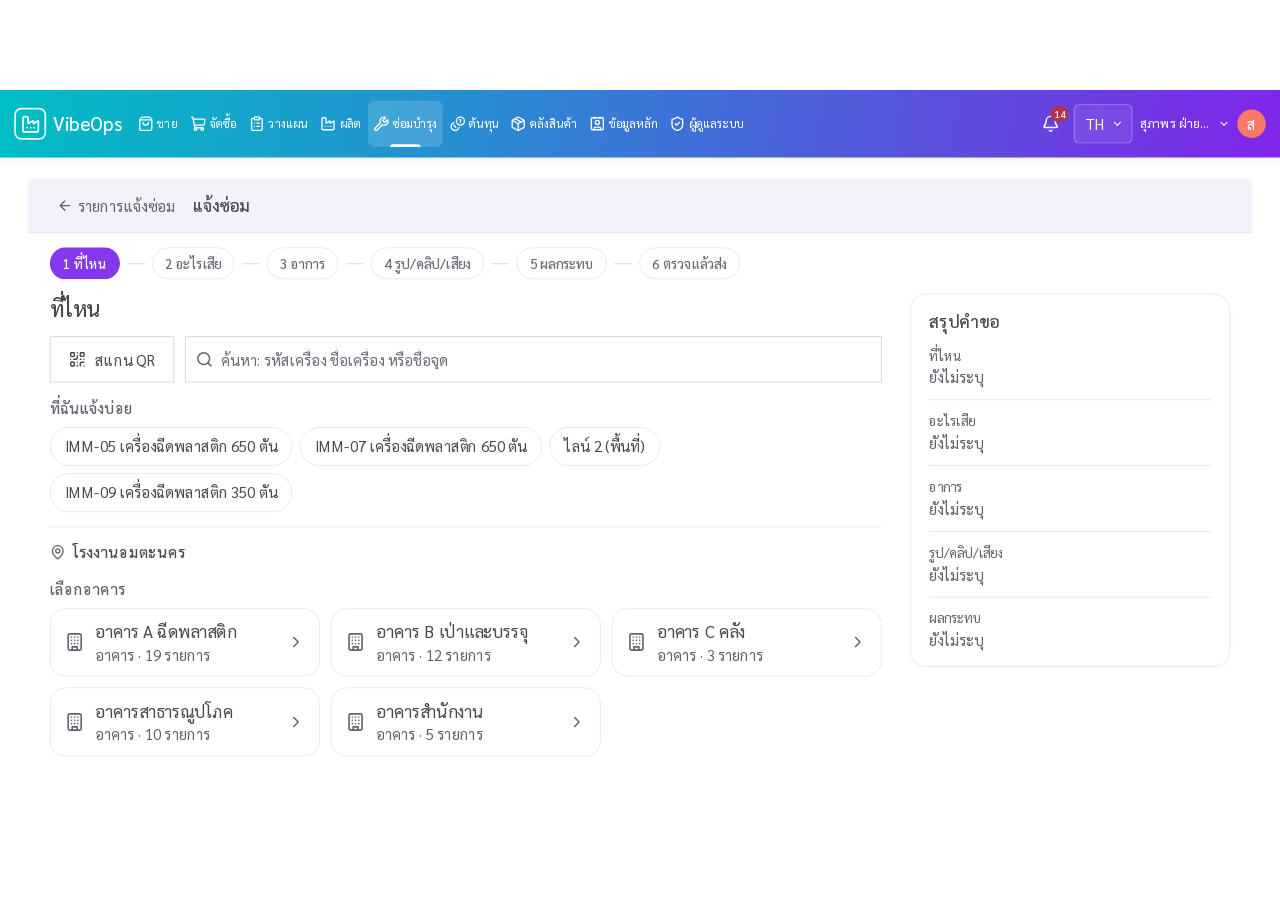
<file: embed/live/desk-request.html>
<!doctype html>
<html lang="th" data-vo-theme="erp" data-theme="light">
<head>
<meta charset="utf-8">
<meta name="viewport" content="width=device-width, initial-scale=1">
<title>แจ้งซ่อม · จอคอม</title>
<link rel="stylesheet" href="vibeops-themes.css">
<link rel="stylesheet" href="vibeops-app.css">
<style>
html,body{margin:0;height:100%;overflow:hidden;background:#fff}
.stage{position:absolute;left:0;top:0;width:1440px;height:810px;transform-origin:0 0;overflow:hidden;background:var(--vo-shell-bg,#fff);font-family:var(--vo-font,"Sarabun",sans-serif)}
.stage [data-desktop-nav]{position:relative}
.scr{height:734px;overflow:hidden}
.cur{position:absolute;z-index:200;pointer-events:none;transition:left .55s cubic-bezier(.4,0,.2,1),top .55s cubic-bezier(.4,0,.2,1),opacity .25s;transform:translate(-5px,-3px);filter:drop-shadow(0 2px 3px rgba(0,0,0,.3))}
.rip{position:absolute;z-index:199;width:14px;height:14px;margin:-7px 0 0 -7px;border-radius:50%;background:color-mix(in srgb,var(--vo-primary,#5B2BE0) 45%,transparent);pointer-events:none;animation:rip .65s ease-out forwards}
@keyframes rip{to{transform:scale(5);opacity:0}}
.pressed{transform:scale(.97)}
.fx-in{animation:fxin .42s ease-out both}
@keyframes fxin{from{opacity:0;transform:translateY(8px)}to{opacity:1;transform:none}}
.fx-flash{animation:fxflash 1s ease-out}
@keyframes fxflash{0%{background:color-mix(in srgb,var(--vo-primary,#5B2BE0) 18%,transparent)}100%{background:transparent}}
.fx-pop{animation:fxpop .45s cubic-bezier(.3,1.6,.5,1)}
@keyframes fxpop{from{transform:scale(.6);opacity:0}to{transform:none;opacity:1}}
.nofx *,.nofx{transition:none!important;animation:none!important}
.focus{outline:2px solid var(--vo-primary,#5B2BE0);outline-offset:0;border-color:var(--vo-primary,#5B2BE0)!important}
.toast{display:inline-flex;align-items:center;gap:8px;padding:8px 14px;border-radius:999px;font-size:15px;font-weight:500;box-shadow:0 4px 14px rgba(20,20,40,.12)}
.toast.ok{background:var(--vo-ok-bg,#e8f6ee);color:var(--vo-ok,#13804a)}
.toast.info{background:var(--vo-primary-soft,#efe9ff);color:var(--vo-primary,#5B2BE0)}
[hidden]{display:none!important}
.lv-cap{position:fixed;left:50%;bottom:14px;transform:translateX(-50%);z-index:300;background:rgba(20,20,30,.82);color:#fff;padding:8px 16px;border-radius:10px;font:16px "Sarabun",sans-serif}

.rq-sel{border-color:var(--vo-primary)!important;background:var(--vo-primary-soft)!important}
.rq-thumb{width:142px;height:106px;object-fit:cover;border-radius:8px;display:block}
.rq-radio{width:22px;height:22px;border-radius:50%;border:2px solid var(--vo-line-strong,#b9b9c6);flex:none;box-sizing:border-box}
.rq-sel .rq-radio{border:6px solid var(--vo-primary)}
</style>
<style>*{caret-color:transparent!important}.caret,.cursor-blink{display:none!important}</style></head>
<body>
<div class="stage" data-step="0">
<div data-desktop-nav="true" class="flex sticky top-0 z-40"><div class="floor-brand-tier"><div class="floor-header-inner"><div class="floor-brand flex items-center"><a title="บริษัทตัวอย่าง" class="flex items-center gap-2 text-white" href="/" data-discover="true"><div class="border-2 border-white/90 flex items-center justify-center"><svg xmlns="http://www.w3.org/2000/svg" width="24" height="24" viewBox="0 0 24 24" fill="none" stroke="currentColor" stroke-width="2" stroke-linecap="round" stroke-linejoin="round" class="lucide lucide-factory" aria-hidden="true"><path d="M12 16h.01"></path><path d="M16 16h.01"></path><path d="M3 19a2 2 0 0 0 2 2h14a2 2 0 0 0 2-2V8.5a.5.5 0 0 0-.769-.422l-4.462 2.844A.5.5 0 0 1 15 10.5v-2a.5.5 0 0 0-.769-.422L9.77 10.922A.5.5 0 0 1 9 10.5V5a2 2 0 0 0-2-2H5a2 2 0 0 0-2 2z"></path><path d="M8 16h.01"></path></svg></div><div><span class="font-medium">VibeOps</span></div></a></div><div class="floor-account flex items-center"><span class="flex items-center"></span><div class="relative" data-testid="notification-bell"><button type="button" title="การแจ้งเตือน" aria-label="การแจ้งเตือน 14 เรื่อง" aria-expanded="false" aria-haspopup="true" class="relative p-2 text-white"><svg xmlns="http://www.w3.org/2000/svg" width="20" height="20" viewBox="0 0 24 24" fill="none" stroke="currentColor" stroke-width="2" stroke-linecap="round" stroke-linejoin="round" class="lucide lucide-bell" aria-hidden="true"><path d="M10.268 21a2 2 0 0 0 3.464 0"></path><path d="M3.262 15.326A1 1 0 0 0 4 17h16a1 1 0 0 0 .74-1.673C19.41 13.956 18 12.499 18 8A6 6 0 0 0 6 8c0 4.499-1.411 5.956-2.738 7.326"></path></svg><span data-testid="notification-badge" class="absolute -right-0.5 -top-0.5 min-w-[18px] rounded-full bg-bad px-1 text-center text-[11px] font-semibold leading-[18px] text-on-bad">14</span></button></div><label class="floor-language"><select aria-label="ภาษาเมนู"><option value="th">TH</option><option value="en">EN</option></select><svg xmlns="http://www.w3.org/2000/svg" width="14" height="14" viewBox="0 0 24 24" fill="none" stroke="currentColor" stroke-width="2" stroke-linecap="round" stroke-linejoin="round" class="lucide lucide-chevron-down" aria-hidden="true"><path d="m6 9 6 6 6-6"></path></svg></label><div class="relative" data-testid="user-menu"><button type="button" data-testid="user-menu-button" aria-haspopup="menu" aria-expanded="false" aria-label="เมนูผู้ใช้ สุภาพร ฝ่ายผลิต" title="สุภาพร ฝ่ายผลิต" class="floor-profile flex min-h-11 items-center gap-2 rounded-control text-white hover:bg-white/15 focus-visible:outline-2 focus-visible:outline-offset-2 focus-visible:outline-white"><span class="truncate" data-testid="user-menu-name">สุภาพร ฝ่ายผลิต</span><svg xmlns="http://www.w3.org/2000/svg" width="14" height="14" viewBox="0 0 24 24" fill="none" stroke="currentColor" stroke-width="2" stroke-linecap="round" stroke-linejoin="round" class="lucide lucide-chevron-down" aria-hidden="true"><path d="m6 9 6 6 6-6"></path></svg><div class="rounded-full bg-[#f87969] flex items-center justify-center shrink-0" aria-hidden="true">ส</div></button></div></div></div></div><div class="floor-nav-tier"><div class="floor-nav-inner"><nav aria-label="เมนูหลัก" class="flex items-center"><div class="relative"><button type="button" aria-expanded="false" aria-controls="nav-sales" class="flex items-center justify-center whitespace-nowrap"><svg xmlns="http://www.w3.org/2000/svg" width="24" height="24" viewBox="0 0 24 24" fill="none" stroke="currentColor" stroke-width="2" stroke-linecap="round" stroke-linejoin="round" class="lucide lucide-shopping-bag" aria-hidden="true"><path d="M16 10a4 4 0 0 1-8 0"></path><path d="M3.103 6.034h17.794"></path><path d="M3.4 5.467a2 2 0 0 0-.4 1.2V20a2 2 0 0 0 2 2h14a2 2 0 0 0 2-2V6.667a2 2 0 0 0-.4-1.2l-2-2.667A2 2 0 0 0 17 2H7a2 2 0 0 0-1.6.8z"></path></svg><span>ขาย</span><svg xmlns="http://www.w3.org/2000/svg" width="24" height="24" viewBox="0 0 24 24" fill="none" stroke="currentColor" stroke-width="2" stroke-linecap="round" stroke-linejoin="round" class="lucide lucide-chevron-down" aria-hidden="true"><path d="m6 9 6 6 6-6"></path></svg></button></div><div class="relative"><button type="button" aria-expanded="false" aria-controls="nav-purchase" class="flex items-center justify-center whitespace-nowrap"><svg xmlns="http://www.w3.org/2000/svg" width="24" height="24" viewBox="0 0 24 24" fill="none" stroke="currentColor" stroke-width="2" stroke-linecap="round" stroke-linejoin="round" class="lucide lucide-shopping-cart" aria-hidden="true"><path d="m2.05 2.05 1.099-.028a1 1 0 0 1 1.008.815l2.69 14.347A1 1 0 0 0 7.83 18H18"></path><path d="M4.563 5h16.435a1 1 0 0 1 .981 1.204l-1.026 6.226A2 2 0 0 1 18.962 14H6.25"></path><circle cx="18" cy="20" r="2"></circle><circle cx="8" cy="20" r="2"></circle></svg><span>จัดซื้อ</span><svg xmlns="http://www.w3.org/2000/svg" width="24" height="24" viewBox="0 0 24 24" fill="none" stroke="currentColor" stroke-width="2" stroke-linecap="round" stroke-linejoin="round" class="lucide lucide-chevron-down" aria-hidden="true"><path d="m6 9 6 6 6-6"></path></svg></button></div><div class="relative"><button type="button" aria-expanded="false" aria-controls="nav-planning" class="flex items-center justify-center whitespace-nowrap"><svg xmlns="http://www.w3.org/2000/svg" width="24" height="24" viewBox="0 0 24 24" fill="none" stroke="currentColor" stroke-width="2" stroke-linecap="round" stroke-linejoin="round" class="lucide lucide-clipboard-list" aria-hidden="true"><rect width="8" height="4" x="8" y="2" rx="1" ry="1"></rect><path d="M16 4h2a2 2 0 0 1 2 2v14a2 2 0 0 1-2 2H6a2 2 0 0 1-2-2V6a2 2 0 0 1 2-2h2"></path><path d="M12 11h4"></path><path d="M12 16h4"></path><path d="M8 11h.01"></path><path d="M8 16h.01"></path></svg><span>วางแผน</span><svg xmlns="http://www.w3.org/2000/svg" width="24" height="24" viewBox="0 0 24 24" fill="none" stroke="currentColor" stroke-width="2" stroke-linecap="round" stroke-linejoin="round" class="lucide lucide-chevron-down" aria-hidden="true"><path d="m6 9 6 6 6-6"></path></svg></button></div><div class="relative"><button type="button" aria-expanded="false" aria-controls="nav-production" class="flex items-center justify-center whitespace-nowrap"><svg xmlns="http://www.w3.org/2000/svg" width="24" height="24" viewBox="0 0 24 24" fill="none" stroke="currentColor" stroke-width="2" stroke-linecap="round" stroke-linejoin="round" class="lucide lucide-factory" aria-hidden="true"><path d="M12 16h.01"></path><path d="M16 16h.01"></path><path d="M3 19a2 2 0 0 0 2 2h14a2 2 0 0 0 2-2V8.5a.5.5 0 0 0-.769-.422l-4.462 2.844A.5.5 0 0 1 15 10.5v-2a.5.5 0 0 0-.769-.422L9.77 10.922A.5.5 0 0 1 9 10.5V5a2 2 0 0 0-2-2H5a2 2 0 0 0-2 2z"></path><path d="M8 16h.01"></path></svg><span>ผลิต</span><svg xmlns="http://www.w3.org/2000/svg" width="24" height="24" viewBox="0 0 24 24" fill="none" stroke="currentColor" stroke-width="2" stroke-linecap="round" stroke-linejoin="round" class="lucide lucide-chevron-down" aria-hidden="true"><path d="m6 9 6 6 6-6"></path></svg></button></div><div class="relative"><button type="button" aria-expanded="false" aria-controls="nav-maint" class="flex items-center justify-center whitespace-nowrap" aria-current="page"><svg xmlns="http://www.w3.org/2000/svg" width="24" height="24" viewBox="0 0 24 24" fill="none" stroke="currentColor" stroke-width="2" stroke-linecap="round" stroke-linejoin="round" class="lucide lucide-wrench" aria-hidden="true"><path d="M14.7 6.3a1 1 0 0 0 0 1.4l1.6 1.6a1 1 0 0 0 1.4 0l3.106-3.105c.32-.322.863-.22.983.218a6 6 0 0 1-8.259 7.057l-7.91 7.91a1 1 0 0 1-2.999-3l7.91-7.91a6 6 0 0 1 7.057-8.259c.438.12.54.662.219.984z"></path></svg><span>ซ่อมบำรุง</span><svg xmlns="http://www.w3.org/2000/svg" width="24" height="24" viewBox="0 0 24 24" fill="none" stroke="currentColor" stroke-width="2" stroke-linecap="round" stroke-linejoin="round" class="lucide lucide-chevron-down" aria-hidden="true"><path d="m6 9 6 6 6-6"></path></svg></button></div><div class="relative"><button type="button" aria-expanded="false" aria-controls="nav-costing" class="flex items-center justify-center whitespace-nowrap"><svg xmlns="http://www.w3.org/2000/svg" width="24" height="24" viewBox="0 0 24 24" fill="none" stroke="currentColor" stroke-width="2" stroke-linecap="round" stroke-linejoin="round" class="lucide lucide-coins" aria-hidden="true"><path d="M13.744 17.736a6 6 0 1 1-7.48-7.48"></path><path d="M15 6h1v4"></path><path d="m6.134 14.768.866-.5 2 3.464"></path><circle cx="16" cy="8" r="6"></circle></svg><span>ต้นทุน</span><svg xmlns="http://www.w3.org/2000/svg" width="24" height="24" viewBox="0 0 24 24" fill="none" stroke="currentColor" stroke-width="2" stroke-linecap="round" stroke-linejoin="round" class="lucide lucide-chevron-down" aria-hidden="true"><path d="m6 9 6 6 6-6"></path></svg></button></div><div class="relative"><button type="button" aria-expanded="false" aria-controls="nav-inventory" class="flex items-center justify-center whitespace-nowrap"><svg xmlns="http://www.w3.org/2000/svg" width="24" height="24" viewBox="0 0 24 24" fill="none" stroke="currentColor" stroke-width="2" stroke-linecap="round" stroke-linejoin="round" class="lucide lucide-package" aria-hidden="true"><path d="M11 21.73a2 2 0 0 0 2 0l7-4A2 2 0 0 0 21 16V8a2 2 0 0 0-1-1.73l-7-4a2 2 0 0 0-2 0l-7 4A2 2 0 0 0 3 8v8a2 2 0 0 0 1 1.73z"></path><path d="M12 22V12"></path><polyline points="3.29 7 12 12 20.71 7"></polyline><path d="m7.5 4.27 9 5.15"></path></svg><span>คลังสินค้า</span><svg xmlns="http://www.w3.org/2000/svg" width="24" height="24" viewBox="0 0 24 24" fill="none" stroke="currentColor" stroke-width="2" stroke-linecap="round" stroke-linejoin="round" class="lucide lucide-chevron-down" aria-hidden="true"><path d="m6 9 6 6 6-6"></path></svg></button></div><div class="relative"><button type="button" aria-expanded="false" aria-controls="nav-master" class="flex items-center justify-center whitespace-nowrap"><svg xmlns="http://www.w3.org/2000/svg" width="24" height="24" viewBox="0 0 24 24" fill="none" stroke="currentColor" stroke-width="2" stroke-linecap="round" stroke-linejoin="round" class="lucide lucide-contact" aria-hidden="true"><path d="M16 2v2"></path><path d="M7 21v-2a2 2 0 012-2h6a2 2 0 012 2v2"></path><path d="M8 2v2"></path><circle cx="12" cy="10" r="3"></circle><rect x="3" y="3" width="18" height="18" rx="2"></rect></svg><span>ข้อมูลหลัก</span><svg xmlns="http://www.w3.org/2000/svg" width="24" height="24" viewBox="0 0 24 24" fill="none" stroke="currentColor" stroke-width="2" stroke-linecap="round" stroke-linejoin="round" class="lucide lucide-chevron-down" aria-hidden="true"><path d="m6 9 6 6 6-6"></path></svg></button></div><div class="relative"><button type="button" aria-expanded="false" aria-controls="nav-admin" class="flex items-center justify-center whitespace-nowrap"><svg xmlns="http://www.w3.org/2000/svg" width="24" height="24" viewBox="0 0 24 24" fill="none" stroke="currentColor" stroke-width="2" stroke-linecap="round" stroke-linejoin="round" class="lucide lucide-shield-check" aria-hidden="true"><path d="M20 13c0 5-3.5 7.5-7.66 8.95a1 1 0 0 1-.67-.01C7.5 20.5 4 18 4 13V6a1 1 0 0 1 1-1c2 0 4.5-1.2 6.24-2.72a1.17 1.17 0 0 1 1.52 0C14.51 3.81 17 5 19 5a1 1 0 0 1 1 1z"></path><path d="m9 12 2 2 4-4"></path></svg><span>ผู้ดูแลระบบ</span><svg xmlns="http://www.w3.org/2000/svg" width="24" height="24" viewBox="0 0 24 24" fill="none" stroke="currentColor" stroke-width="2" stroke-linecap="round" stroke-linejoin="round" class="lucide lucide-chevron-down" aria-hidden="true"><path d="m6 9 6 6 6-6"></path></svg></button></div></nav></div></div></div>
<div class="scr">
<main class="mx-auto w-full flex-1 px-8 pt-6 max-w-[1920px]">
<div data-testid="page-root" data-screen="rq-new" class="mx-auto flex max-w-none flex-col">
  <header class="sticky top-0 z-20 border-b border-line bg-surface-2 px-6 py-2"><div class="flex min-h-tap items-center gap-2">
    <button type="button" class="inline-flex min-h-tap items-center gap-1.5 rounded-md px-2 text-base text-text-2"><i data-ic="back" data-s="18"></i> <span>รายการแจ้งซ่อม</span></button>
    <h1 class="pl-1 text-lg text-text">แจ้งซ่อม</h1></div></header>
  <div class="px-6 pt-4"><ol aria-label="ขั้นแจ้งซ่อม" class="flex flex-wrap items-center gap-x-2 gap-y-2" id="pills">
    <li class="flex items-center gap-2"><span class="pill">1 ที่ไหน</span><span aria-hidden="true" class="h-px w-5 bg-line-strong"></span></li>
    <li class="flex items-center gap-2"><span class="pill">2 อะไรเสีย</span><span aria-hidden="true" class="h-px w-5 bg-line-strong"></span></li>
    <li class="flex items-center gap-2"><span class="pill">3 อาการ</span><span aria-hidden="true" class="h-px w-5 bg-line-strong"></span></li>
    <li class="flex items-center gap-2"><span class="pill">4 รูป/คลิป/เสียง</span><span aria-hidden="true" class="h-px w-5 bg-line-strong"></span></li>
    <li class="flex items-center gap-2"><span class="pill">5 ผลกระทบ</span><span aria-hidden="true" class="h-px w-5 bg-line-strong"></span></li>
    <li class="flex items-center gap-2"><span class="pill">6 ตรวจแล้วส่ง</span></li>
  </ol></div>
  <div class="grid px-6 py-4 grid-cols-[minmax(0,1fr)_360px] gap-8">
    <main class="flex min-w-0 flex-col gap-4">
      <h2 class="text-2xl text-text" id="title">ที่ไหน</h2>

      <!-- 1 ที่ไหน -->
      <div class="flex flex-col gap-4" id="p1">
        <div class="flex flex-row gap-3">
          <button type="button" class="vo-button inline-flex items-center justify-center rounded-control font-medium whitespace-nowrap shrink-0 bg-surface text-text border border-line-strong min-h-tap-large px-5 text-lg gap-2.5"><i data-ic="qr"></i>สแกน QR</button>
          <label class="relative flex-1"><span class="pointer-events-none absolute left-3 top-1/2 -translate-y-1/2 text-text-2" style="display:flex"><i data-ic="search" data-s="20"></i></span><input class="w-full bg-surface rounded-control border outline-none text-base text-text placeholder:text-muted border-line-strong h-tap-large px-4 pl-10" placeholder="ค้นหา: รหัสเครื่อง ชื่อเครื่อง หรือชื่อจุด" value=""></label>
        </div>
        <section class="flex flex-col gap-2"><h3 class="text-base font-medium text-text-2">ที่ฉันแจ้งบ่อย</h3><div class="flex flex-wrap gap-2">
          <button type="button" class="min-h-11 rounded-pill border border-line bg-surface px-4 text-base text-text">IMM-05 เครื่องฉีดพลาสติก 650 ตัน</button>
          <button type="button" class="min-h-11 rounded-pill border border-line bg-surface px-4 text-base text-text">IMM-07 เครื่องฉีดพลาสติก 650 ตัน</button>
          <button type="button" class="min-h-11 rounded-pill border border-line bg-surface px-4 text-base text-text">ไลน์ 2 (พื้นที่)</button>
          <button type="button" class="min-h-11 rounded-pill border border-line bg-surface px-4 text-base text-text">IMM-09 เครื่องฉีดพลาสติก 350 ตัน</button></div></section>
        <nav class="flex flex-wrap items-center gap-1 border-t border-line pt-4 text-base" id="crumb"><span class="mr-1 text-text-2" style="display:flex"><i data-ic="pin" data-s="18"></i></span><span class="font-medium text-text">โรงงานอมตะนคร</span></nav>
        <section class="flex flex-col gap-2"><h3 class="text-base font-medium text-text-2" id="where-h">เลือกอาคาร</h3>
          <div class="grid grid-cols-3 gap-3" id="where-list"></div></section>
      </div>

      <!-- 2 อะไรเสีย -->
      <div class="flex flex-col gap-4" id="p2" hidden>
        <div class="rounded-card border border-line bg-surface-2 divide-y divide-line ctx"></div>
        <section class="flex flex-col gap-2"><h3 class="text-base font-medium text-text-2">ลงทะเบียนไว้ในไลน์ 2 (4)</h3>
          <div class="grid grid-cols-2 gap-3" id="what-list"></div></section>
        <section class="flex flex-col gap-2"><h3 class="text-base font-medium text-text-2">ของทั่วไปที่ไม่มีรหัส — เลือกชนิด</h3>
          <div class="grid grid-cols-3 gap-3" id="what-gen"></div></section>
      </div>

      <!-- 3 อาการ -->
      <div class="flex flex-col gap-4" id="p3" hidden>
        <div class="rounded-card border border-line bg-surface-2 divide-y divide-line ctx"></div>
        <div class="grid grid-cols-3 gap-3" id="sym-list"></div>
        <label class="flex flex-col gap-1.5"><span class="text-sm text-text-2">เล่าเพิ่ม (ถ้ามี)</span>
          <textarea id="sym-note" class="w-full bg-surface rounded-control border outline-none text-base text-text border-line-strong px-3 py-2 resize-none" style="height:72px"></textarea></label>
      </div>

      <!-- 4 รูป -->
      <div class="flex flex-col gap-4" id="p4" hidden>
        <div class="rounded-card border border-line bg-surface-2 divide-y divide-line ctx"></div>
        <p class="text-base text-text-2">แนะนำอย่างน้อย 1 รูป — ให้เห็นจุดที่เสียและป้ายเครื่อง · รูปถูกย่อและใส่ "เวลา · จุด" ให้เอง · ข้ามได้</p>
        <div class="grid grid-cols-4 gap-3">
          <button type="button" id="m-photo" class="flex flex-col items-center justify-center gap-2 rounded-card border border-line bg-surface py-4 text-base text-text"><i data-ic="camera" data-s="24"></i>ถ่ายรูป</button>
          <button type="button" class="flex flex-col items-center justify-center gap-2 rounded-card border border-line bg-surface py-4 text-base text-text"><i data-ic="image" data-s="24"></i>คลิปสั้น</button>
          <button type="button" class="flex flex-col items-center justify-center gap-2 rounded-card border border-line bg-surface py-4 text-base text-text"><i data-ic="mic" data-s="24"></i>อัดเสียงอธิบาย</button>
          <button type="button" class="flex flex-col items-center justify-center gap-2 rounded-card border border-line bg-surface py-4 text-base text-text"><i data-ic="file" data-s="24"></i>แนบไฟล์</button>
        </div>
        <div class="flex items-end gap-4" id="m-shots"><div id="m-one" class="relative" hidden><img class="rq-thumb" src="img/oil-leak.jpg" alt="น้ำมันรั่วที่ข้อต่อท่อ IMM-06"><span style="position:absolute;right:-12px;top:-12px" class="flex size-8 items-center justify-center rounded-full border border-line bg-surface text-text-2"><i data-ic="x" data-s="16"></i></span></div>
          <span id="m-cap" class="text-sm text-text-2" hidden>19/11/2026 08:42 · ไลน์ 2 · IMM-06</span></div>
      </div>

      <!-- 5 ผลกระทบ -->
      <div class="flex flex-col gap-3" id="p5" hidden>
        <div class="rounded-card border border-line bg-surface-2 divide-y divide-line ctx"></div>
        <button type="button" id="imp-stop" class="flex w-full items-center gap-4 rounded-card border border-line bg-surface px-4 py-3 text-left"><span class="rq-radio"></span><span><span class="block text-lg text-text">เครื่องหยุด</span><span class="block text-base text-text-2">เครื่องเดินไม่ได้ / หยุดผลิต</span></span></button>
        <button type="button" class="flex w-full items-center gap-4 rounded-card border border-line bg-surface px-4 py-3 text-left"><span class="rq-radio"></span><span><span class="block text-lg text-text">เดินได้แต่ผิดปกติ</span><span class="block text-base text-text-2">ยังเดินได้ แต่ช้า เสียงดัง หรือของเสียเพิ่ม</span></span></button>
        <button type="button" class="flex w-full items-center gap-4 rounded-card border border-line bg-surface px-4 py-3 text-left"><span class="rq-radio"></span><span><span class="block text-lg text-text">ยังเดินปกติ</span><span class="block text-base text-text-2">ยังเดินปกติ แจ้งไว้ก่อนเสีย</span></span></button>
      </div>

      <!-- 6 ตรวจแล้วส่ง -->
      <div class="flex flex-col gap-4" id="p6" hidden>
        <div class="vo-card divide-y divide-line rounded-card border border-line" id="rv"></div>
        <div class="flex items-center justify-between gap-4">
          <span id="sent-slot"></span>
          <button type="button" id="send" data-variant="primary" class="vo-button inline-flex items-center justify-center rounded-control font-medium whitespace-nowrap shrink-0 bg-primary-bg text-on-primary min-h-tap-large px-8 text-lg gap-2.5" style="min-width:192px"><i data-ic="send" data-s="20"></i>ส่งแจ้งซ่อม</button>
        </div>
      </div>
    </main>

    <aside class="flex min-w-0 flex-col gap-4 self-start">
      <div class="vo-card flex flex-col"><section class="px-5 pt-4 pb-1" aria-label="สรุปคำขอ">
        <h2 class="text-lg font-medium text-text">สรุปคำขอ</h2>
        <dl class="divide-y divide-line">
          <div class="flex flex-col gap-0.5 py-3"><dt class="text-sm text-text-2">ที่ไหน</dt><dd class="break-words text-base text-text" id="s-where"><span class="text-text-2">ยังไม่ระบุ</span></dd></div>
          <div class="flex flex-col gap-0.5 py-3"><dt class="text-sm text-text-2">อะไรเสีย</dt><dd class="break-words text-base text-text" id="s-what"><span class="text-text-2">ยังไม่ระบุ</span></dd></div>
          <div class="flex flex-col gap-0.5 py-3"><dt class="text-sm text-text-2">อาการ</dt><dd class="break-words text-base text-text" id="s-sym"><span class="text-text-2">ยังไม่ระบุ</span></dd></div>
          <div class="flex flex-col gap-0.5 py-3"><dt class="text-sm text-text-2">รูป/คลิป/เสียง</dt><dd class="break-words text-base text-text" id="s-media"><span class="text-text-2">ยังไม่ระบุ</span></dd></div>
          <div class="flex flex-col gap-0.5 py-3"><dt class="text-sm text-text-2">ผลกระทบ</dt><dd class="break-words text-base text-text" id="s-imp"><span class="text-text-2">ยังไม่ระบุ</span></dd></div>
        </dl></section>
        <section class="bg-primary-soft px-5 py-3" id="s-urg" hidden><div class="text-sm text-text-2">ความเร่งด่วนที่ระบบเสนอ</div>
          <span class="mt-1 inline-flex items-center gap-1.5 rounded-pill bg-bad-bg px-2.5 py-0.5 text-sm font-medium text-bad"><span class="size-2 rounded-full bg-bad"></span>ฉุกเฉิน</span>
          <div class="mt-1 text-sm text-text-2">เพราะ เครื่องหยุด · เครื่องสำคัญระดับ A<br>หัวหน้าปรับได้ตอนคัดกรอง</div></section>
      </div>
    </aside>
  </div>
</div>
</main>
</div>
</div>
<script src="live.js"></script>
<script>
/* ผู้แจ้ง สุภาพร ฝ่ายผลิต แจ้งซ่อม IMM-06 บนคอม → RQ-2026-0217 (ข้อมูลตัวอย่าง) */
const I = (n, s) => LIVE.ic(n, s);
const PILL = 'inline-flex min-h-9 items-center gap-1.5 rounded-pill border px-3.5 text-sm font-medium ';
const P_ON = PILL + 'border-transparent bg-primary-bg text-on-primary', P_DONE = PILL + 'border-transparent bg-primary-soft text-primary', P_OFF = PILL + 'border-line bg-surface text-muted';
const LBL = ['1 ที่ไหน', '2 อะไรเสีย', '3 อาการ', '4 รูป/คลิป/เสียง', '5 ผลกระทบ', '6 ตรวจแล้วส่ง'];
const TITLE = ['ที่ไหน', 'อะไรเสีย', 'อาการเป็นอย่างไร', 'ถ่ายรูป / คลิป / เสียง', 'กระทบแค่ไหน', 'ตรวจแล้วส่ง'];
const CARD = 'flex min-h-16 w-full items-center gap-3 rounded-card border px-4 py-3 text-left transition-colors border-line bg-surface';
const card = (id, ic, t, sub) => `<button type="button" id="${id}" class="${CARD}"><span class="shrink-0 text-text-2" style="display:flex">${I(ic, 22)}</span><span class="min-w-0 flex-1"><span class="block text-lg leading-snug text-text">${t}</span>${sub ? `<span class="mt-0.5 block text-base leading-snug text-text-2">${sub}</span>` : ''}</span><span class="shrink-0 text-text-2 chev" style="display:flex">${I('right', 20)}</span></button>`;
const tile = (id, ic, t) => `<button type="button" ${id ? `id="${id}"` : ''} class="flex min-h-14 w-full items-center gap-3 rounded-card border border-line bg-surface px-4 text-left text-lg text-text"><span class="text-text-2" style="display:flex">${I(ic, 22)}</span><span class="flex-1">${t}</span><span class="chk text-primary" style="display:flex"></span></button>`;
const WHERE = 'อาคาร A ฉีดพลาสติก › โซนฉีด 1 › ไลน์ 2', WHAT = 'IMM-06 · เครื่องฉีดพลาสติก 650 ตัน', NOTE = 'น้ำมันซึมที่ข้อต่อท่อด้านล่าง';
const ctxRow = (k, v, l) => `<div class="flex items-center gap-4 px-4 py-2.5 text-base"><span class="w-20 text-text-2">${k}</span><span class="flex-1 text-text">${v}</span><span class="text-primary">${l}</span></div>`;

/* ขั้น 0: สร้างรายการเริ่มต้น */
document.getElementById('where-list').innerHTML = [
  ['loc-A', 'อาคาร A ฉีดพลาสติก', 'อาคาร · 19 รายการ'], ['loc-B', 'อาคาร B เป่าและบรรจุ', 'อาคาร · 12 รายการ'], ['loc-C', 'อาคาร C คลัง', 'อาคาร · 3 รายการ'],
  ['loc-U', 'อาคารสาธารณูปโภค', 'อาคาร · 10 รายการ'], ['loc-O', 'อาคารสำนักงาน', 'อาคาร · 5 รายการ']].map(r => card(r[0], 'building', r[1], r[2])).join('');
document.getElementById('what-list').innerHTML = [
  ['w5', 'IMM-05 · เครื่องฉีดพลาสติก 650 ตัน', 'เครื่องจักรผลิต · สำคัญมาก (A)'], ['w6', WHAT, 'เครื่องจักรผลิต · สำคัญมาก (A)'],
  ['w7', 'IMM-07 · เครื่องฉีดพลาสติก 650 ตัน', 'เครื่องจักรผลิต · สำคัญมาก (A)'], ['w8', 'IMM-08 · เครื่องฉีดพลาสติก 220 ตัน', 'เครื่องจักรผลิต · ทั่วไป (C)']].map(r => card(r[0], 'factory', r[1], r[2])).join('');
document.getElementById('what-gen').innerHTML = [['zap', 'หลอดไฟ / โคมไฟ'], ['power', 'ปลั๊ก / สวิตช์ไฟ'], ['drop', 'ห้องน้ำ / ก๊อก / ท่อ']].map(r => tile('', r[0], r[1])).join('');
document.getElementById('sym-list').innerHTML = [['volume', 'เสียงดังผิดปกติ'], ['drop', 'รั่ว (น้ำมัน น้ำ ลม)', 'sym-leak'], ['thermo', 'ร้อนผิดปกติ'], ['vibrate', 'สั่นผิดปกติ'], ['power', 'ไม่ทำงาน / สตาร์ทไม่ติด'], ['x', 'งานออกมาเสีย'],
  ['zap', 'ไฟฟ้า / ไฟช็อต'], ['alert', 'ขึ้นแจ้งเตือน / รหัสผิดพลาด'], ['info', 'อื่นๆ']].map(r => tile(r[2], r[0], r[1])).join('');
document.querySelectorAll('#pills .pill').forEach((p, i) => p.className = 'pill ' + (i ? P_OFF : P_ON));

function go(a, n) {
  document.querySelectorAll('#pills .pill').forEach((p, i) => { p.className = 'pill ' + (i < n - 1 ? P_DONE : i === n - 1 ? P_ON : P_OFF); p.innerHTML = (i < n - 1 ? I('check', 16) : '') + LBL[i]; });
  for (let k = 1; k <= 6; k++) a.hide('#p' + k);
  a.show('#p' + n);
  a.$('#title').textContent = TITLE[n - 1];
}
function sum(a, id, html) { a.set(id, html); if (!a.fast) { const e = a.$(id); e.classList.remove('fx-flash'); void e.offsetWidth; e.classList.add('fx-flash'); } }
function pick(a, sel) { const e = a.$(sel); e.classList.add('rq-sel'); const c = e.querySelector('.chev'); if (c) { c.innerHTML = I('check', 20); c.style.color = 'var(--vo-primary)'; } }

LIVE.run({ steps: [
  { cap: 'ผู้แจ้งเปิดหน้าแจ้งซ่อมบนคอม — ขั้นแรกบอกว่าเกิดที่ไหน', run: async a => {} },
  { cap: 'เลือกที่เกิดเหตุ อาคาร A › โซนฉีด 1 › ไลน์ 2', run: async a => {
      await a.click('#loc-A', () => {
        a.set('#crumb', `<span class="mr-1 text-text-2" style="display:flex">${I('pin', 18)}</span><span class="text-text-2">โรงงานอมตะนคร</span><span class="text-muted">›</span><span class="font-medium text-text">อาคาร A ฉีดพลาสติก</span>`);
        a.$('#where-h').textContent = 'เลือกโซน';
        a.set('#where-list', [['z1', 'โซนฉีด 1', 'โซน · 8 เครื่อง'], ['z2', 'โซนฉีด 2', 'โซน · 6 เครื่อง'], ['z3', 'โซนอบเม็ด', 'โซน · 3 เครื่อง'], ['z4', 'ห้องแม่พิมพ์', 'โซน · 1 เครื่อง'], ['z5', 'ส่วนกลางอาคาร A', 'โซน · 1 เครื่อง']].map(r => card(r[0], 'grid', r[1], r[2])).join(''));
        a.show('#where-list');
      });
      await a.click('#z1', () => {
        a.set('#crumb', `<span class="mr-1 text-text-2" style="display:flex">${I('pin', 18)}</span><span class="text-text-2">โรงงานอมตะนคร</span><span class="text-muted">›</span><span class="text-text-2">อาคาร A ฉีดพลาสติก</span><span class="text-muted">›</span><span class="font-medium text-text">โซนฉีด 1</span>`);
        a.$('#where-h').textContent = 'เลือกไลน์';
        a.set('#where-list', [['l1', 'ไลน์ 1', 'ไลน์ · 4 เครื่อง'], ['l2', 'ไลน์ 2', 'ไลน์ · 4 เครื่อง']].map(r => card(r[0], 'pin', r[1], r[2])).join(''));
        a.show('#where-list');
      });
      await a.click('#l2', () => { pick(a, '#l2'); sum(a, '#s-where', WHERE); });
      await a.w(300);
    } },
  { cap: 'ระบบโชว์เครื่องที่ลงทะเบียนในไลน์ 2 — แตะ IMM-06', run: async a => {
      go(a, 2); a.set('#p2 .ctx', ctxRow('ที่ไหน', WHERE, 'เปลี่ยนที่'));
      await a.w(500);
      await a.click('#w6', () => { pick(a, '#w6'); sum(a, '#s-what', WHAT); });
    } },
  { cap: 'เลือกอาการ "รั่ว" แล้วเล่าเพิ่มสั้นๆ', run: async a => {
      go(a, 3); a.set('#p3 .ctx', ctxRow('ที่ไหน', WHERE, 'เปลี่ยนที่') + ctxRow('อะไรเสีย', WHAT, 'เปลี่ยน'));
      await a.w(400);
      await a.click('#sym-leak', () => { a.cls('#sym-leak', 'rq-sel'); a.set('#sym-leak .chk', I('check', 20)); sum(a, '#s-sym', 'รั่ว (น้ำมัน น้ำ ลม)'); });
      await a.move('#sym-note');
      await a.type('#sym-note', NOTE, 45);
      sum(a, '#s-sym', `รั่ว (น้ำมัน น้ำ ลม)<br>“${NOTE}”`);
    } },
  { cap: 'ถ่ายรูปจุดที่รั่วแนบไว้ ระบบใส่เวลาและจุดให้เอง', run: async a => {
      go(a, 4); a.set('#p4 .ctx', ctxRow('ที่ไหน', WHERE, 'เปลี่ยนที่') + ctxRow('อะไรเสีย', WHAT, 'เปลี่ยน'));
      await a.w(400);
      await a.click('#m-photo', () => { a.cls('#m-photo', 'rq-sel'); });
      await a.w(250);
      a.show('#m-one'); a.show('#m-cap');
      sum(a, '#s-media', '1 ไฟล์');
      await a.w(400);
    } },
  { cap: 'บอกผลกระทบ "เครื่องหยุด" — ระบบเสนอความเร่งด่วนฉุกเฉิน', run: async a => {
      go(a, 5); a.set('#p5 .ctx', ctxRow('ที่ไหน', WHERE, 'เปลี่ยนที่') + ctxRow('อะไรเสีย', WHAT, 'เปลี่ยน'));
      await a.w(400);
      await a.click('#imp-stop', () => { a.cls('#imp-stop', 'rq-sel'); sum(a, '#s-imp', 'เครื่องหยุด'); });
      await a.w(200);
      a.show('#s-urg');
      await a.w(400);
    } },
  { cap: 'ตรวจทุกอย่างในหน้าเดียวก่อนส่ง', run: async a => {
      go(a, 6);
      const row = (ic, k, v) => `<div class="flex items-start gap-4 px-5 py-3"><span class="flex w-44 items-center gap-2 text-base text-text-2">${I(ic, 20)}${k}</span><span class="flex-1 text-lg text-text">${v}</span><span class="text-base text-text-2">แก้</span></div>`;
      a.set('#rv', row('pin', 'ที่ไหน', WHERE) + row('pkg', 'อะไรเสีย', WHAT + '<span class="block text-base text-text-2">เครื่องจักรผลิต · สำคัญมาก (A)</span>') +
        row('drop', 'อาการ', `รั่ว (น้ำมัน น้ำ ลม)<span class="block text-base text-text-2">“${NOTE}”</span>`) +
        row('camera', 'รูป/คลิป/เสียง', '<img src="img/oil-leak.jpg" alt="" style="width:96px;height:64px;object-fit:cover;border-radius:6px">') + row('alert', 'ผลกระทบ', '<span class="text-bad font-medium">เครื่องหยุด</span>'));
      await a.w(300);
      await a.move('#send');
    } },
  { cap: 'กดส่ง — ได้เลขที่ RQ-2026-0217 ส่งถึงทีมซ่อมอาคาร A ทันที', run: async a => {
      await a.click('#send', () => {
        a.set('#send', I('check', 20) + 'ส่งแล้ว RQ-2026-0217');
        a.cls('#send', 'bg-ok-bg text-ok', 'bg-primary-bg text-on-primary');
        const last = [...a.$('#pills').querySelectorAll('.pill')].pop(); last.className = 'pill ' + P_DONE; last.innerHTML = I('check', 16) + LBL[5];
      });
      a.toast('#sent-slot', 'บันทึกแล้ว · ส่งถึงทีมซ่อมอาคาร A · หัวหน้า วรวุฒิ เจริญผล ได้รับแจ้ง');
      a.off();
    } },
] });
</script>
</body>
</html>
</file>
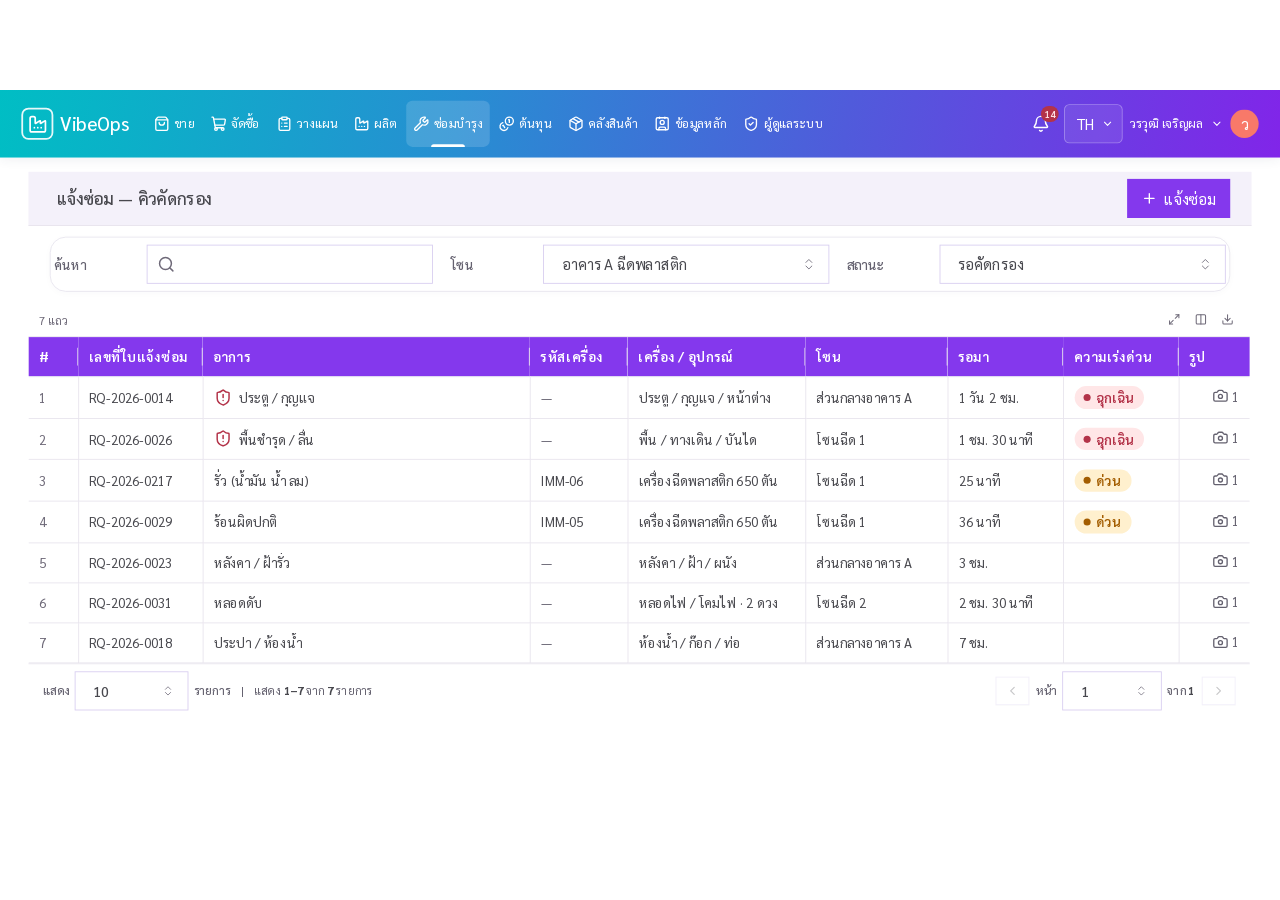
<file: embed/live/desk-triage.html>
<!doctype html>
<html lang="th" data-vo-theme="erp" data-theme="light">
<head>
<meta charset="utf-8">
<meta name="viewport" content="width=device-width, initial-scale=1">
<title>คิวคัดกรอง · จอคอม</title>
<!-- หน้าจอจำลอง ข้อมูลตัวอย่าง · DOM จาก dom/req-queue.html · ธีม vibeops-themes.css
     สไตล์โปรแกรมจริง = vibeops-app.css ที่แปลง @media ตามกว้าง 1440 (ฝังไว้ด้านล่าง เพื่อให้หน้าตาเหมือนกันทุกขนาด iframe) -->
<link rel="stylesheet" href="vibeops-themes.css">
<style>/*! tailwindcss v4.3.3 | MIT License | https://tailwindcss.com */
@layer properties;
@layer theme, base, components, utilities;
@layer theme {
  :root, :host {
    --font-mono: ui-monospace, SFMono-Regular, Menlo, Monaco, Consolas, "Liberation Mono",
      "Courier New", monospace;
    --color-amber-300: oklch(87.9% 0.169 91.605);
    --color-amber-400: oklch(82.8% 0.189 84.429);
    --color-amber-900: oklch(41.4% 0.112 45.904);
    --color-amber-950: oklch(27.9% 0.077 45.635);
    --color-green-200: oklch(92.5% 0.084 155.995);
    --color-green-900: oklch(39.3% 0.095 152.535);
    --color-emerald-300: oklch(84.5% 0.143 164.978);
    --color-emerald-400: oklch(76.5% 0.177 163.223);
    --color-emerald-900: oklch(37.8% 0.077 168.94);
    --color-emerald-950: oklch(26.2% 0.051 172.552);
    --color-teal-500: oklch(70.4% 0.14 182.503);
    --color-cyan-50: oklch(98.4% 0.019 200.873);
    --color-cyan-200: oklch(91.7% 0.08 205.041);
    --color-cyan-600: oklch(60.9% 0.126 221.723);
    --color-blue-900: oklch(37.9% 0.146 265.522);
    --color-blue-950: oklch(28.2% 0.091 267.935);
    --color-indigo-900: oklch(35.9% 0.144 278.697);
    --color-violet-600: oklch(54.1% 0.281 293.009);
    --color-purple-50: oklch(97.7% 0.014 308.299);
    --color-purple-100: oklch(94.6% 0.033 307.174);
    --color-purple-200: oklch(90.2% 0.063 306.703);
    --color-purple-400: oklch(71.4% 0.203 305.504);
    --color-purple-500: oklch(62.7% 0.265 303.9);
    --color-purple-600: oklch(55.8% 0.288 302.321);
    --color-purple-700: oklch(49.6% 0.265 301.924);
    --color-purple-800: oklch(43.8% 0.218 303.724);
    --color-purple-900: oklch(38.1% 0.176 304.987);
    --color-rose-300: oklch(81% 0.117 11.638);
    --color-rose-700: oklch(51.4% 0.222 16.935);
    --color-rose-900: oklch(41% 0.159 10.272);
    --color-slate-950: oklch(12.9% 0.042 264.695);
    --color-gray-300: oklch(87.2% 0.01 258.338);
    --color-gray-600: oklch(44.6% 0.03 256.802);
    --color-black: #000;
    --color-white: #fff;
    --spacing: 0.25rem;
    --container-sm: 24rem;
    --container-md: 28rem;
    --container-lg: 32rem;
    --container-xl: 36rem;
    --container-2xl: 42rem;
    --container-3xl: 48rem;
    --container-4xl: 56rem;
    --container-5xl: 64rem;
    --container-6xl: 72rem;
    --container-7xl: 80rem;
    --text-xs--line-height: calc(1 / 0.75);
    --text-sm--line-height: calc(1.25 / 0.875);
    --text-base--line-height: calc(1.5 / 1);
    --text-lg--line-height: calc(1.75 / 1.125);
    --text-xl--line-height: calc(1.75 / 1.25);
    --text-2xl: 1.5rem;
    --text-2xl--line-height: calc(2 / 1.5);
    --text-3xl: 1.875rem;
    --text-3xl--line-height: calc(2.25 / 1.875);
    --text-4xl: 2.25rem;
    --text-4xl--line-height: calc(2.5 / 2.25);
    --text-5xl: 3rem;
    --text-5xl--line-height: 1;
    --text-7xl: 4.5rem;
    --text-7xl--line-height: 1;
    --text-8xl: 6rem;
    --text-8xl--line-height: 1;
    --font-weight-normal: 400;
    --font-weight-medium: 500;
    --font-weight-semibold: 600;
    --font-weight-bold: 700;
    --font-weight-extrabold: 800;
    --font-weight-black: 900;
    --tracking-tight: -0.025em;
    --tracking-wide: 0.025em;
    --tracking-wider: 0.05em;
    --tracking-widest: 0.1em;
    --leading-tight: 1.25;
    --leading-snug: 1.375;
    --leading-normal: 1.5;
    --leading-relaxed: 1.625;
    --radius-sm: 0.25rem;
    --radius-md: 0.375rem;
    --radius-lg: 0.5rem;
    --radius-xl: 0.75rem;
    --radius-2xl: 1rem;
    --radius-3xl: 1.5rem;
    --ease-in: cubic-bezier(0.4, 0, 1, 1);
    --ease-out: cubic-bezier(0, 0, 0.2, 1);
    --animate-spin: spin 1s linear infinite;
    --animate-ping: ping 1s cubic-bezier(0, 0, 0.2, 1) infinite;
    --animate-pulse: pulse 2s cubic-bezier(0.4, 0, 0.6, 1) infinite;
    --blur-md: 12px;
    --blur-xl: 24px;
    --default-transition-duration: 150ms;
    --default-transition-timing-function: cubic-bezier(0.4, 0, 0.2, 1);
    --default-font-family: var(--vo-font);
    --default-mono-font-family: var(--font-mono);
    --color-surface-2: var(--vo-surface-2);
    --color-text: var(--vo-text);
    @supports (color: color-mix(in lab, red, red)) {
      --color-text: color-mix(in srgb, var(--vo-text) 82%, var(--vo-surface));
    }
    --color-text-2: var(--vo-text-2);
    --color-primary: var(--vo-primary);
    --color-on-primary: var(--vo-on-primary);
    --color-primary-soft: var(--vo-primary-soft);
    --color-primary-bg: var(--vo-primary-bg, var(--vo-primary));
    --color-muted: var(--vo-muted, var(--vo-text-2));
    --color-info: var(--vo-info, var(--vo-link));
  }
}
@layer base {
  *, ::after, ::before, ::backdrop, ::file-selector-button {
    box-sizing: border-box;
    margin: 0;
    padding: 0;
    border: 0 solid;
  }
  html, :host {
    line-height: 1.5;
    -webkit-text-size-adjust: 100%;
    tab-size: 4;
    font-family: var(--default-font-family, -apple-system, BlinkMacSystemFont, "Segoe UI", Roboto, "Helvetica Neue", "Noto Sans", Arial, sans-serif, "Apple Color Emoji", "Segoe UI Emoji", "Segoe UI Symbol", "Noto Color Emoji");
    font-feature-settings: var(--default-font-feature-settings, normal);
    font-variation-settings: var(--default-font-variation-settings, normal);
    -webkit-tap-highlight-color: transparent;
  }
  hr {
    height: 0;
    color: inherit;
    border-top-width: 1px;
  }
  abbr:where([title]) {
    -webkit-text-decoration: underline dotted;
    text-decoration: underline dotted;
  }
  h1, h2, h3, h4, h5, h6 {
    font-size: inherit;
    font-weight: inherit;
  }
  a {
    color: inherit;
    -webkit-text-decoration: inherit;
    text-decoration: inherit;
  }
  b, strong {
    font-weight: bolder;
  }
  code, kbd, samp, pre {
    font-family: var(--default-mono-font-family, ui-monospace, SFMono-Regular, Menlo, Monaco, Consolas, "Liberation Mono", "Courier New", monospace);
    font-feature-settings: var(--default-mono-font-feature-settings, normal);
    font-variation-settings: var(--default-mono-font-variation-settings, normal);
    font-size: 1em;
  }
  small {
    font-size: 80%;
  }
  sub, sup {
    font-size: 75%;
    line-height: 0;
    position: relative;
    vertical-align: baseline;
  }
  sub {
    bottom: -0.25em;
  }
  sup {
    top: -0.5em;
  }
  table {
    text-indent: 0;
    border-color: inherit;
    border-collapse: collapse;
  }
  :-moz-focusring:where(:not(iframe)) {
    outline: auto;
  }
  progress {
    vertical-align: baseline;
  }
  summary {
    display: list-item;
  }
  ol, ul, menu {
    list-style: none;
  }
  img, svg, video, canvas, audio, iframe, embed, object {
    display: block;
    vertical-align: middle;
  }
  img, video {
    max-width: 100%;
    height: auto;
  }
  button, input, select, optgroup, textarea, ::file-selector-button {
    font: inherit;
    font-feature-settings: inherit;
    font-variation-settings: inherit;
    letter-spacing: inherit;
    color: inherit;
    border-radius: 0;
    background-color: transparent;
    opacity: 1;
  }
  :where(select:is([multiple], [size])) optgroup {
    font-weight: bolder;
  }
  :where(select:is([multiple], [size])) optgroup option {
    padding-inline-start: 20px;
  }
  ::file-selector-button {
    margin-inline-end: 4px;
  }
  ::placeholder {
    opacity: 1;
  }
  @supports (not (-webkit-appearance: -apple-pay-button))  or (contain-intrinsic-size: 1px) {
    ::placeholder {
      color: currentcolor;
      @supports (color: color-mix(in lab, red, red)) {
        color: color-mix(in oklab, currentcolor 50%, transparent);
      }
    }
  }
  textarea {
    resize: vertical;
  }
  ::-webkit-search-decoration {
    -webkit-appearance: none;
  }
  ::-webkit-date-and-time-value {
    min-height: 1lh;
    text-align: inherit;
  }
  ::-webkit-datetime-edit {
    display: inline-flex;
  }
  ::-webkit-datetime-edit-fields-wrapper {
    padding: 0;
  }
  ::-webkit-datetime-edit, ::-webkit-datetime-edit-year-field, ::-webkit-datetime-edit-month-field, ::-webkit-datetime-edit-day-field, ::-webkit-datetime-edit-hour-field, ::-webkit-datetime-edit-minute-field, ::-webkit-datetime-edit-second-field, ::-webkit-datetime-edit-millisecond-field, ::-webkit-datetime-edit-meridiem-field {
    padding-block: 0;
  }
  ::-webkit-calendar-picker-indicator {
    line-height: 1;
  }
  :-moz-ui-invalid {
    box-shadow: none;
  }
  button, input:where([type="button"], [type="reset"], [type="submit"]), ::file-selector-button {
    appearance: button;
  }
  ::-webkit-inner-spin-button, ::-webkit-outer-spin-button {
    height: auto;
  }
  [hidden]:where(:not([hidden="until-found"])) {
    display: none !important;
  }
}
@layer utilities {
  .pointer-events-auto {
    pointer-events: auto;
  }
  .pointer-events-none {
    pointer-events: none;
  }
  .\!visible {
    visibility: visible !important;
  }
  .collapse {
    visibility: collapse;
  }
  .visible {
    visibility: visible;
  }
  .sr-only {
    position: absolute;
    width: 1px;
    height: 1px;
    padding: 0;
    margin: -1px;
    overflow: hidden;
    clip-path: inset(50%);
    white-space: nowrap;
    border-width: 0;
  }
  .absolute {
    position: absolute;
  }
  .fixed {
    position: fixed;
  }
  .relative {
    position: relative;
  }
  .static {
    position: static;
  }
  .static\! {
    position: static !important;
  }
  .sticky {
    position: sticky;
  }
  .inset-0 {
    inset: 0px;
  }
  .inset-x-0 {
    inset-inline: 0px;
  }
  .inset-x-3 {
    inset-inline: calc(var(--spacing) * 3);
  }
  .inset-x-6 {
    inset-inline: calc(var(--spacing) * 6);
  }
  .inset-y-0 {
    inset-block: 0px;
  }
  .-top-0\.5 {
    top: calc(var(--spacing) * -0.5);
  }
  .-top-1\.5 {
    top: calc(var(--spacing) * -1.5);
  }
  .-top-2 {
    top: calc(var(--spacing) * -2);
  }
  .top-0 {
    top: 0px;
  }
  .top-1 {
    top: var(--spacing);
  }
  .top-1\.5 {
    top: calc(var(--spacing) * 1.5);
  }
  .top-1\/2 {
    top: calc(1 / 2 * 100%);
  }
  .top-4 {
    top: calc(var(--spacing) * 4);
  }
  .top-10 {
    top: calc(var(--spacing) * 10);
  }
  .top-20 {
    top: calc(var(--spacing) * 20);
  }
  .top-full {
    top: 100%;
  }
  .-right-0\.5 {
    right: calc(var(--spacing) * -0.5);
  }
  .-right-1\.5 {
    right: calc(var(--spacing) * -1.5);
  }
  .-right-2 {
    right: calc(var(--spacing) * -2);
  }
  .-right-6 {
    right: calc(var(--spacing) * -6);
  }
  .right-0 {
    right: 0px;
  }
  .right-1 {
    right: var(--spacing);
  }
  .right-1\.5 {
    right: calc(var(--spacing) * 1.5);
  }
  .right-2\.5 {
    right: calc(var(--spacing) * 2.5);
  }
  .right-3 {
    right: calc(var(--spacing) * 3);
  }
  .right-11 {
    right: calc(var(--spacing) * 11);
  }
  .-bottom-6 {
    bottom: calc(var(--spacing) * -6);
  }
  .bottom-0 {
    bottom: 0px;
  }
  .bottom-1 {
    bottom: var(--spacing);
  }
  .bottom-2 {
    bottom: calc(var(--spacing) * 2);
  }
  .bottom-3 {
    bottom: calc(var(--spacing) * 3);
  }
  .bottom-4 {
    bottom: calc(var(--spacing) * 4);
  }
  .bottom-5 {
    bottom: calc(var(--spacing) * 5);
  }
  .bottom-\[calc\(var\(--vo-nav-h\,0px\)\+env\(safe-area-inset-bottom\)\+var\(--vo-update-h\,0px\)\)\] {
    bottom: calc(var(--vo-nav-h,0px) + env(safe-area-inset-bottom) + var(--vo-update-h,0px));
  }
  .-left-2 {
    left: calc(var(--spacing) * -2);
  }
  .-left-4 {
    left: calc(var(--spacing) * -4);
  }
  .left-0 {
    left: 0px;
  }
  .left-1\/2 {
    left: calc(1 / 2 * 100%);
  }
  .left-2\.5 {
    left: calc(var(--spacing) * 2.5);
  }
  .left-3 {
    left: calc(var(--spacing) * 3);
  }
  .left-4 {
    left: calc(var(--spacing) * 4);
  }
  .left-8 {
    left: calc(var(--spacing) * 8);
  }
  .left-full {
    left: 100%;
  }
  .z-0 {
    z-index: 0;
  }
  .z-10 {
    z-index: 10;
  }
  .z-20 {
    z-index: 20;
  }
  .z-30 {
    z-index: 30;
  }
  .z-40 {
    z-index: 40;
  }
  .z-50 {
    z-index: 50;
  }
  .z-\[1\] {
    z-index: 1;
  }
  .z-\[2\] {
    z-index: 2;
  }
  .z-\[3\] {
    z-index: 3;
  }
  .z-\[5\] {
    z-index: 5;
  }
  .z-\[6\] {
    z-index: 6;
  }
  .z-\[50\] {
    z-index: 50;
  }
  .z-\[55\] {
    z-index: 55;
  }
  .z-\[59\] {
    z-index: 59;
  }
  .z-\[60\] {
    z-index: 60;
  }
  .z-\[61\] {
    z-index: 61;
  }
  .z-\[70\] {
    z-index: 70;
  }
  .z-\[80\] {
    z-index: 80;
  }
  .z-\[90\] {
    z-index: 90;
  }
  .z-\[140\] {
    z-index: 140;
  }
  .z-\[200\] {
    z-index: 200;
  }
  .order-2 {
    order: 2;
  }
  .order-3 {
    order: 3;
  }
  .col-span-1 {
    grid-column: span 1 / span 1;
  }
  .col-span-2 {
    grid-column: span 2 / span 2;
  }
  .col-span-5 {
    grid-column: span 5 / span 5;
  }
  .col-span-6 {
    grid-column: span 6 / span 6;
  }
  .col-span-7 {
    grid-column: span 7 / span 7;
  }
  .container {
    width: 100%;
    @media all{
      max-width: 40rem;
    }
    @media all{
      max-width: 48rem;
    }
    @media all{
      max-width: 64rem;
    }
    @media all{
      max-width: 80rem;
    }
    @media not all{
      max-width: 96rem;
    }
  }
  .m-0 {
    margin: 0px;
  }
  .m-auto {
    margin: auto;
  }
  .-mx-1 {
    margin-inline: calc(var(--spacing) * -1);
  }
  .-mx-3 {
    margin-inline: calc(var(--spacing) * -3);
  }
  .-mx-4 {
    margin-inline: calc(var(--spacing) * -4);
  }
  .mx-auto {
    margin-inline: auto;
  }
  .-my-1 {
    margin-block: calc(var(--spacing) * -1);
  }
  .-my-\[7px\] {
    margin-block: calc(7px * -1);
  }
  .my-1 {
    margin-block: var(--spacing);
  }
  .-mt-1 {
    margin-top: calc(var(--spacing) * -1);
  }
  .-mt-2 {
    margin-top: calc(var(--spacing) * -2);
  }
  .-mt-3 {
    margin-top: calc(var(--spacing) * -3);
  }
  .-mt-4 {
    margin-top: calc(var(--spacing) * -4);
  }
  .mt-0\.5 {
    margin-top: calc(var(--spacing) * 0.5);
  }
  .mt-1 {
    margin-top: var(--spacing);
  }
  .mt-1\.5 {
    margin-top: calc(var(--spacing) * 1.5);
  }
  .mt-2 {
    margin-top: calc(var(--spacing) * 2);
  }
  .mt-2\.5 {
    margin-top: calc(var(--spacing) * 2.5);
  }
  .mt-3 {
    margin-top: calc(var(--spacing) * 3);
  }
  .mt-4 {
    margin-top: calc(var(--spacing) * 4);
  }
  .mt-5 {
    margin-top: calc(var(--spacing) * 5);
  }
  .mt-8 {
    margin-top: calc(var(--spacing) * 8);
  }
  .mt-\[1\.5mm\] {
    margin-top: 1.5mm;
  }
  .mt-\[1mm\] {
    margin-top: 1mm;
  }
  .mt-auto {
    margin-top: auto;
  }
  .-mr-1\.5 {
    margin-right: calc(var(--spacing) * -1.5);
  }
  .-mr-2 {
    margin-right: calc(var(--spacing) * -2);
  }
  .-mr-3 {
    margin-right: calc(var(--spacing) * -3);
  }
  .mr-0\.5 {
    margin-right: calc(var(--spacing) * 0.5);
  }
  .mr-1 {
    margin-right: var(--spacing);
  }
  .mr-1\.5 {
    margin-right: calc(var(--spacing) * 1.5);
  }
  .mr-2 {
    margin-right: calc(var(--spacing) * 2);
  }
  .mr-3 {
    margin-right: calc(var(--spacing) * 3);
  }
  .-mb-2 {
    margin-bottom: calc(var(--spacing) * -2);
  }
  .-mb-px {
    margin-bottom: -1px;
  }
  .mb-1 {
    margin-bottom: var(--spacing);
  }
  .mb-1\.5 {
    margin-bottom: calc(var(--spacing) * 1.5);
  }
  .mb-2 {
    margin-bottom: calc(var(--spacing) * 2);
  }
  .mb-3 {
    margin-bottom: calc(var(--spacing) * 3);
  }
  .mb-4 {
    margin-bottom: calc(var(--spacing) * 4);
  }
  .mb-6 {
    margin-bottom: calc(var(--spacing) * 6);
  }
  .mb-24 {
    margin-bottom: calc(var(--spacing) * 24);
  }
  .-ml-2 {
    margin-left: calc(var(--spacing) * -2);
  }
  .ml-0\.5 {
    margin-left: calc(var(--spacing) * 0.5);
  }
  .ml-1 {
    margin-left: var(--spacing);
  }
  .ml-1\.5 {
    margin-left: calc(var(--spacing) * 1.5);
  }
  .ml-2 {
    margin-left: calc(var(--spacing) * 2);
  }
  .ml-3 {
    margin-left: calc(var(--spacing) * 3);
  }
  .ml-4 {
    margin-left: calc(var(--spacing) * 4);
  }
  .ml-6 {
    margin-left: calc(var(--spacing) * 6);
  }
  .ml-11 {
    margin-left: calc(var(--spacing) * 11);
  }
  .ml-auto {
    margin-left: auto;
  }
  .box-border {
    box-sizing: border-box;
  }
  .line-clamp-1 {
    overflow: hidden;
    display: -webkit-box;
    -webkit-box-orient: vertical;
    -webkit-line-clamp: 1;
  }
  .line-clamp-2 {
    overflow: hidden;
    display: -webkit-box;
    -webkit-box-orient: vertical;
    -webkit-line-clamp: 2;
  }
  .line-clamp-3 {
    overflow: hidden;
    display: -webkit-box;
    -webkit-box-orient: vertical;
    -webkit-line-clamp: 3;
  }
  .\!table {
    display: table !important;
  }
  .block {
    display: block;
  }
  .contents {
    display: contents;
  }
  .flex {
    display: flex;
  }
  .grid {
    display: grid;
  }
  .hidden {
    display: none;
  }
  .inline {
    display: inline;
  }
  .inline-block {
    display: inline-block;
  }
  .inline-flex {
    display: inline-flex;
  }
  .inline-grid {
    display: inline-grid;
  }
  .table {
    display: table;
  }
  .aspect-square {
    aspect-ratio: 1 / 1;
  }
  .size-1\.5 {
    width: calc(var(--spacing) * 1.5);
    height: calc(var(--spacing) * 1.5);
  }
  .size-2 {
    width: calc(var(--spacing) * 2);
    height: calc(var(--spacing) * 2);
  }
  .size-2\.5 {
    width: calc(var(--spacing) * 2.5);
    height: calc(var(--spacing) * 2.5);
  }
  .size-3 {
    width: calc(var(--spacing) * 3);
    height: calc(var(--spacing) * 3);
  }
  .size-3\.5 {
    width: calc(var(--spacing) * 3.5);
    height: calc(var(--spacing) * 3.5);
  }
  .size-4 {
    width: calc(var(--spacing) * 4);
    height: calc(var(--spacing) * 4);
  }
  .size-4\.5 {
    width: calc(var(--spacing) * 4.5);
    height: calc(var(--spacing) * 4.5);
  }
  .size-5 {
    width: calc(var(--spacing) * 5);
    height: calc(var(--spacing) * 5);
  }
  .size-6 {
    width: calc(var(--spacing) * 6);
    height: calc(var(--spacing) * 6);
  }
  .size-7 {
    width: calc(var(--spacing) * 7);
    height: calc(var(--spacing) * 7);
  }
  .size-8 {
    width: calc(var(--spacing) * 8);
    height: calc(var(--spacing) * 8);
  }
  .size-9 {
    width: calc(var(--spacing) * 9);
    height: calc(var(--spacing) * 9);
  }
  .size-10 {
    width: calc(var(--spacing) * 10);
    height: calc(var(--spacing) * 10);
  }
  .size-11 {
    width: calc(var(--spacing) * 11);
    height: calc(var(--spacing) * 11);
  }
  .size-12 {
    width: calc(var(--spacing) * 12);
    height: calc(var(--spacing) * 12);
  }
  .size-14 {
    width: calc(var(--spacing) * 14);
    height: calc(var(--spacing) * 14);
  }
  .size-16 {
    width: calc(var(--spacing) * 16);
    height: calc(var(--spacing) * 16);
  }
  .size-20 {
    width: calc(var(--spacing) * 20);
    height: calc(var(--spacing) * 20);
  }
  .size-24 {
    width: calc(var(--spacing) * 24);
    height: calc(var(--spacing) * 24);
  }
  .size-\[22px\] {
    width: 22px;
    height: 22px;
  }
  .size-\[44px\] {
    width: 44px;
    height: 44px;
  }
  .size-full {
    width: 100%;
    height: 100%;
  }
  .size-tap {
    width: var(--vo-tap);
    height: var(--vo-tap);
  }
  .\!h-11 {
    height: calc(var(--spacing) * 11) !important;
  }
  .h-0\.5 {
    height: calc(var(--spacing) * 0.5);
  }
  .h-1 {
    height: var(--spacing);
  }
  .h-1\.5 {
    height: calc(var(--spacing) * 1.5);
  }
  .h-2 {
    height: calc(var(--spacing) * 2);
  }
  .h-2\.5 {
    height: calc(var(--spacing) * 2.5);
  }
  .h-3 {
    height: calc(var(--spacing) * 3);
  }
  .h-3\.5 {
    height: calc(var(--spacing) * 3.5);
  }
  .h-4 {
    height: calc(var(--spacing) * 4);
  }
  .h-5 {
    height: calc(var(--spacing) * 5);
  }
  .h-6 {
    height: calc(var(--spacing) * 6);
  }
  .h-7 {
    height: calc(var(--spacing) * 7);
  }
  .h-8 {
    height: calc(var(--spacing) * 8);
  }
  .h-9 {
    height: calc(var(--spacing) * 9);
  }
  .h-10 {
    height: calc(var(--spacing) * 10);
  }
  .h-11 {
    height: calc(var(--spacing) * 11);
  }
  .h-12 {
    height: calc(var(--spacing) * 12);
  }
  .h-14 {
    height: calc(var(--spacing) * 14);
  }
  .h-14\! {
    height: calc(var(--spacing) * 14) !important;
  }
  .h-16 {
    height: calc(var(--spacing) * 16);
  }
  .h-24 {
    height: calc(var(--spacing) * 24);
  }
  .h-28 {
    height: calc(var(--spacing) * 28);
  }
  .h-30 {
    height: calc(var(--spacing) * 30);
  }
  .h-32 {
    height: calc(var(--spacing) * 32);
  }
  .h-40 {
    height: calc(var(--spacing) * 40);
  }
  .h-44 {
    height: calc(var(--spacing) * 44);
  }
  .h-140 {
    height: calc(var(--spacing) * 140);
  }
  .h-\[22px\] {
    height: 22px;
  }
  .h-\[92dvh\] {
    height: 92dvh;
  }
  .h-\[297mm\] {
    height: 297mm;
  }
  .h-\[740px\] {
    height: 740px;
  }
  .h-\[clamp\(120px\,26dvh\,40dvh\)\] {
    height: clamp(120px, 26dvh, 40dvh);
  }
  .h-dvh {
    height: 100dvh;
  }
  .h-full {
    height: 100%;
  }
  .h-px {
    height: 1px;
  }
  .h-tap {
    height: var(--vo-tap);
  }
  .h-tap-large {
    height: var(--vo-tap-large);
  }
  .max-h-40 {
    max-height: calc(var(--spacing) * 40);
  }
  .max-h-60 {
    max-height: calc(var(--spacing) * 60);
  }
  .max-h-64 {
    max-height: calc(var(--spacing) * 64);
  }
  .max-h-72 {
    max-height: calc(var(--spacing) * 72);
  }
  .max-h-96 {
    max-height: calc(var(--spacing) * 96);
  }
  .max-h-\[40dvh\] {
    max-height: 40dvh;
  }
  .max-h-\[52vh\] {
    max-height: 52vh;
  }
  .max-h-\[68vh\] {
    max-height: 68vh;
  }
  .max-h-\[70vh\] {
    max-height: 70vh;
  }
  .max-h-\[80vh\] {
    max-height: 80vh;
  }
  .max-h-\[85vh\] {
    max-height: 85vh;
  }
  .max-h-\[90dvh\] {
    max-height: 90dvh;
  }
  .max-h-\[92dvh\] {
    max-height: 92dvh;
  }
  .max-h-\[600px\] {
    max-height: 600px;
  }
  .max-h-\[calc\(100dvh-90px\)\] {
    max-height: calc(100dvh - 90px);
  }
  .max-h-\[calc\(100vh-6rem\)\] {
    max-height: calc(100vh - 6rem);
  }
  .max-h-\[calc\(100vh-16rem\)\] {
    max-height: calc(100vh - 16rem);
  }
  .max-h-\[min\(88vh\,760px\)\] {
    max-height: min(88vh, 760px);
  }
  .max-h-full {
    max-height: 100%;
  }
  .\!min-h-8 {
    min-height: calc(var(--spacing) * 8) !important;
  }
  .\!min-h-11 {
    min-height: calc(var(--spacing) * 11) !important;
  }
  .min-h-0 {
    min-height: 0px;
  }
  .min-h-6 {
    min-height: calc(var(--spacing) * 6);
  }
  .min-h-7 {
    min-height: calc(var(--spacing) * 7);
  }
  .min-h-8 {
    min-height: calc(var(--spacing) * 8);
  }
  .min-h-9 {
    min-height: calc(var(--spacing) * 9);
  }
  .min-h-10 {
    min-height: calc(var(--spacing) * 10);
  }
  .min-h-11 {
    min-height: calc(var(--spacing) * 11);
  }
  .min-h-12 {
    min-height: calc(var(--spacing) * 12);
  }
  .min-h-12\! {
    min-height: calc(var(--spacing) * 12) !important;
  }
  .min-h-14 {
    min-height: calc(var(--spacing) * 14);
  }
  .min-h-14\! {
    min-height: calc(var(--spacing) * 14) !important;
  }
  .min-h-16 {
    min-height: calc(var(--spacing) * 16);
  }
  .min-h-16\! {
    min-height: calc(var(--spacing) * 16) !important;
  }
  .min-h-20 {
    min-height: calc(var(--spacing) * 20);
  }
  .min-h-24 {
    min-height: calc(var(--spacing) * 24);
  }
  .min-h-28 {
    min-height: calc(var(--spacing) * 28);
  }
  .min-h-32 {
    min-height: calc(var(--spacing) * 32);
  }
  .min-h-\[28rem\] {
    min-height: 28rem;
  }
  .min-h-\[44px\] {
    min-height: 44px;
  }
  .min-h-\[48px\] {
    min-height: 48px;
  }
  .min-h-\[50vh\] {
    min-height: 50vh;
  }
  .min-h-\[52px\] {
    min-height: 52px;
  }
  .min-h-\[56px\] {
    min-height: 56px;
  }
  .min-h-\[56px\]\! {
    min-height: 56px !important;
  }
  .min-h-\[60vh\] {
    min-height: 60vh;
  }
  .min-h-\[64px\] {
    min-height: 64px;
  }
  .min-h-\[72px\] {
    min-height: 72px;
  }
  .min-h-\[76px\] {
    min-height: 76px;
  }
  .min-h-\[80px\] {
    min-height: 80px;
  }
  .min-h-\[297mm\] {
    min-height: 297mm;
  }
  .min-h-\[320px\] {
    min-height: 320px;
  }
  .min-h-\[620px\] {
    min-height: 620px;
  }
  .min-h-\[720px\] {
    min-height: 720px;
  }
  .min-h-\[calc\(100vh-8rem\)\] {
    min-height: calc(100vh - 8rem);
  }
  .min-h-\[calc\(100vh-9rem\)\] {
    min-height: calc(100vh - 9rem);
  }
  .min-h-appbar {
    min-height: var(--vo-appbar);
  }
  .min-h-dvh {
    min-height: 100dvh;
  }
  .min-h-full {
    min-height: 100%;
  }
  .min-h-screen {
    min-height: 100vh;
  }
  .min-h-tap {
    min-height: var(--vo-tap);
  }
  .min-h-tap-large {
    min-height: var(--vo-tap-large);
  }
  .w-0\.5 {
    width: calc(var(--spacing) * 0.5);
  }
  .w-1 {
    width: var(--spacing);
  }
  .w-1\.5 {
    width: calc(var(--spacing) * 1.5);
  }
  .w-1\/2 {
    width: calc(1 / 2 * 100%);
  }
  .w-1\/3 {
    width: calc(1 / 3 * 100%);
  }
  .w-2 {
    width: calc(var(--spacing) * 2);
  }
  .w-2\.5 {
    width: calc(var(--spacing) * 2.5);
  }
  .w-2\/3 {
    width: calc(2 / 3 * 100%);
  }
  .w-3 {
    width: calc(var(--spacing) * 3);
  }
  .w-3\.5 {
    width: calc(var(--spacing) * 3.5);
  }
  .w-4 {
    width: calc(var(--spacing) * 4);
  }
  .w-5 {
    width: calc(var(--spacing) * 5);
  }
  .w-6 {
    width: calc(var(--spacing) * 6);
  }
  .w-7 {
    width: calc(var(--spacing) * 7);
  }
  .w-8 {
    width: calc(var(--spacing) * 8);
  }
  .w-10 {
    width: calc(var(--spacing) * 10);
  }
  .w-12 {
    width: calc(var(--spacing) * 12);
  }
  .w-14 {
    width: calc(var(--spacing) * 14);
  }
  .w-16 {
    width: calc(var(--spacing) * 16);
  }
  .w-18 {
    width: calc(var(--spacing) * 18);
  }
  .w-20 {
    width: calc(var(--spacing) * 20);
  }
  .w-24 {
    width: calc(var(--spacing) * 24);
  }
  .w-28 {
    width: calc(var(--spacing) * 28);
  }
  .w-32 {
    width: calc(var(--spacing) * 32);
  }
  .w-36 {
    width: calc(var(--spacing) * 36);
  }
  .w-40 {
    width: calc(var(--spacing) * 40);
  }
  .w-44 {
    width: calc(var(--spacing) * 44);
  }
  .w-48 {
    width: calc(var(--spacing) * 48);
  }
  .w-56 {
    width: calc(var(--spacing) * 56);
  }
  .w-60 {
    width: calc(var(--spacing) * 60);
  }
  .w-64 {
    width: calc(var(--spacing) * 64);
  }
  .w-72 {
    width: calc(var(--spacing) * 72);
  }
  .w-80 {
    width: calc(var(--spacing) * 80);
  }
  .w-96 {
    width: calc(var(--spacing) * 96);
  }
  .w-\[80\%\] {
    width: 80%;
  }
  .w-\[110px\] {
    width: 110px;
  }
  .w-\[210mm\] {
    width: 210mm;
  }
  .w-\[230px\] {
    width: 230px;
  }
  .w-\[375px\] {
    width: 375px;
  }
  .w-\[calc\(100vw-2rem\)\] {
    width: calc(100vw - 2rem);
  }
  .w-\[var\(--button-width\)\] {
    width: var(--button-width);
  }
  .w-auto {
    width: auto;
  }
  .w-fit {
    width: fit-content;
  }
  .w-full {
    width: 100%;
  }
  .w-px {
    width: 1px;
  }
  .max-w-2xl {
    max-width: var(--container-2xl);
  }
  .max-w-3xl {
    max-width: var(--container-3xl);
  }
  .max-w-4xl {
    max-width: var(--container-4xl);
  }
  .max-w-6xl {
    max-width: var(--container-6xl);
  }
  .max-w-7xl {
    max-width: var(--container-7xl);
  }
  .max-w-28 {
    max-width: calc(var(--spacing) * 28);
  }
  .max-w-40 {
    max-width: calc(var(--spacing) * 40);
  }
  .max-w-56 {
    max-width: calc(var(--spacing) * 56);
  }
  .max-w-64 {
    max-width: calc(var(--spacing) * 64);
  }
  .max-w-\[28ch\] {
    max-width: 28ch;
  }
  .max-w-\[32rem\] {
    max-width: 32rem;
  }
  .max-w-\[85\%\] {
    max-width: 85%;
  }
  .max-w-\[90vw\] {
    max-width: 90vw;
  }
  .max-w-\[120px\] {
    max-width: 120px;
  }
  .max-w-\[200px\] {
    max-width: 200px;
  }
  .max-w-\[210mm\] {
    max-width: 210mm;
  }
  .max-w-\[420px\] {
    max-width: 420px;
  }
  .max-w-\[600px\] {
    max-width: 600px;
  }
  .max-w-\[1600px\] {
    max-width: 1600px;
  }
  .max-w-\[1920px\] {
    max-width: 1920px;
  }
  .max-w-full {
    max-width: 100%;
  }
  .max-w-lg {
    max-width: var(--container-lg);
  }
  .max-w-md {
    max-width: var(--container-md);
  }
  .max-w-none {
    max-width: none;
  }
  .max-w-sm {
    max-width: var(--container-sm);
  }
  .max-w-xl {
    max-width: var(--container-xl);
  }
  .\!min-w-11 {
    min-width: calc(var(--spacing) * 11) !important;
  }
  .min-w-0 {
    min-width: 0px;
  }
  .min-w-5 {
    min-width: calc(var(--spacing) * 5);
  }
  .min-w-6 {
    min-width: calc(var(--spacing) * 6);
  }
  .min-w-11 {
    min-width: calc(var(--spacing) * 11);
  }
  .min-w-14 {
    min-width: calc(var(--spacing) * 14);
  }
  .min-w-16 {
    min-width: calc(var(--spacing) * 16);
  }
  .min-w-36 {
    min-width: calc(var(--spacing) * 36);
  }
  .min-w-48 {
    min-width: calc(var(--spacing) * 48);
  }
  .min-w-56 {
    min-width: calc(var(--spacing) * 56);
  }
  .min-w-72 {
    min-width: calc(var(--spacing) * 72);
  }
  .min-w-\[3\.5rem\] {
    min-width: 3.5rem;
  }
  .min-w-\[6rem\] {
    min-width: 6rem;
  }
  .min-w-\[9rem\] {
    min-width: 9rem;
  }
  .min-w-\[11rem\] {
    min-width: 11rem;
  }
  .min-w-\[18px\] {
    min-width: 18px;
  }
  .min-w-\[22px\] {
    min-width: 22px;
  }
  .min-w-\[40rem\] {
    min-width: 40rem;
  }
  .min-w-\[44px\] {
    min-width: 44px;
  }
  .min-w-\[52rem\] {
    min-width: 52rem;
  }
  .min-w-\[56rem\] {
    min-width: 56rem;
  }
  .min-w-\[120px\] {
    min-width: 120px;
  }
  .min-w-\[200px\] {
    min-width: 200px;
  }
  .min-w-\[280px\] {
    min-width: 280px;
  }
  .min-w-\[520px\] {
    min-width: 520px;
  }
  .min-w-\[640px\] {
    min-width: 640px;
  }
  .min-w-\[700px\] {
    min-width: 700px;
  }
  .min-w-\[900px\] {
    min-width: 900px;
  }
  .min-w-\[960px\] {
    min-width: 960px;
  }
  .min-w-\[1312px\] {
    min-width: 1312px;
  }
  .min-w-max {
    min-width: max-content;
  }
  .min-w-tap {
    min-width: var(--vo-tap);
  }
  .min-w-tap-large {
    min-width: var(--vo-tap-large);
  }
  .flex-1 {
    flex: 1;
  }
  .flex-none {
    flex: none;
  }
  .flex-shrink-0 {
    flex-shrink: 0;
  }
  .shrink {
    flex-shrink: 1;
  }
  .shrink-0 {
    flex-shrink: 0;
  }
  .grow {
    flex-grow: 1;
  }
  .basis-80 {
    flex-basis: calc(var(--spacing) * 80);
  }
  .basis-\[19rem\] {
    flex-basis: 19rem;
  }
  .table-auto {
    table-layout: auto;
  }
  .table-fixed {
    table-layout: fixed;
  }
  .border-collapse {
    border-collapse: collapse;
  }
  .origin-bottom {
    transform-origin: bottom;
  }
  .origin-top {
    transform-origin: top;
  }
  .origin-top-left {
    transform-origin: 0 0;
  }
  .origin-top-right {
    transform-origin: 100% 0;
  }
  .-translate-x-1\/2 {
    --tw-translate-x: calc(calc(1 / 2 * 100%) * -1);
    translate: var(--tw-translate-x) var(--tw-translate-y);
  }
  .-translate-x-full {
    --tw-translate-x: -100%;
    translate: var(--tw-translate-x) var(--tw-translate-y);
  }
  .translate-x-0 {
    --tw-translate-x: 0px;
    translate: var(--tw-translate-x) var(--tw-translate-y);
  }
  .translate-x-1 {
    --tw-translate-x: var(--spacing);
    translate: var(--tw-translate-x) var(--tw-translate-y);
  }
  .translate-x-2 {
    --tw-translate-x: calc(var(--spacing) * 2);
    translate: var(--tw-translate-x) var(--tw-translate-y);
  }
  .translate-x-6 {
    --tw-translate-x: calc(var(--spacing) * 6);
    translate: var(--tw-translate-x) var(--tw-translate-y);
  }
  .translate-x-full {
    --tw-translate-x: 100%;
    translate: var(--tw-translate-x) var(--tw-translate-y);
  }
  .-translate-y-1\/2 {
    --tw-translate-y: calc(calc(1 / 2 * 100%) * -1);
    translate: var(--tw-translate-x) var(--tw-translate-y);
  }
  .translate-y-1 {
    --tw-translate-y: var(--spacing);
    translate: var(--tw-translate-x) var(--tw-translate-y);
  }
  .translate-y-1\/2 {
    --tw-translate-y: calc(1 / 2 * 100%);
    translate: var(--tw-translate-x) var(--tw-translate-y);
  }
  .translate-y-2 {
    --tw-translate-y: calc(var(--spacing) * 2);
    translate: var(--tw-translate-x) var(--tw-translate-y);
  }
  .scale-95 {
    --tw-scale-x: 95%;
    --tw-scale-y: 95%;
    --tw-scale-z: 95%;
    scale: var(--tw-scale-x) var(--tw-scale-y);
  }
  .scale-100 {
    --tw-scale-x: 100%;
    --tw-scale-y: 100%;
    --tw-scale-z: 100%;
    scale: var(--tw-scale-x) var(--tw-scale-y);
  }
  .-rotate-45 {
    rotate: calc(45deg * -1);
  }
  .rotate-180 {
    rotate: 180deg;
  }
  .transform {
    transform: var(--tw-rotate-x,) var(--tw-rotate-y,) var(--tw-rotate-z,) var(--tw-skew-x,) var(--tw-skew-y,);
  }
  .animate-ping {
    animation: var(--animate-ping);
  }
  .animate-pulse {
    animation: var(--animate-pulse);
  }
  .animate-spin {
    animation: var(--animate-spin);
  }
  .cursor-col-resize {
    cursor: col-resize;
  }
  .cursor-default {
    cursor: default;
  }
  .cursor-ew-resize {
    cursor: ew-resize;
  }
  .cursor-grab {
    cursor: grab;
  }
  .cursor-not-allowed {
    cursor: not-allowed;
  }
  .cursor-pointer {
    cursor: pointer;
  }
  .cursor-se-resize {
    cursor: se-resize;
  }
  .touch-none {
    touch-action: none;
  }
  .resize {
    resize: both;
  }
  .resize-none {
    resize: none;
  }
  .resize-y {
    resize: vertical;
  }
  .snap-x {
    scroll-snap-type: x var(--tw-scroll-snap-strictness);
  }
  .snap-start {
    scroll-snap-align: start;
  }
  .list-inside {
    list-style-position: inside;
  }
  .list-disc {
    list-style-type: disc;
  }
  .list-none {
    list-style-type: none;
  }
  .grid-cols-1 {
    grid-template-columns: repeat(1, minmax(0, 1fr));
  }
  .grid-cols-2 {
    grid-template-columns: repeat(2, minmax(0, 1fr));
  }
  .grid-cols-3 {
    grid-template-columns: repeat(3, minmax(0, 1fr));
  }
  .grid-cols-4 {
    grid-template-columns: repeat(4, minmax(0, 1fr));
  }
  .grid-cols-5 {
    grid-template-columns: repeat(5, minmax(0, 1fr));
  }
  .grid-cols-7 {
    grid-template-columns: repeat(7, minmax(0, 1fr));
  }
  .grid-cols-12 {
    grid-template-columns: repeat(12, minmax(0, 1fr));
  }
  .grid-cols-\[1fr_auto\] {
    grid-template-columns: 1fr auto;
  }
  .grid-cols-\[1fr_auto_auto\] {
    grid-template-columns: 1fr auto auto;
  }
  .grid-cols-\[3fr_2fr\] {
    grid-template-columns: 3fr 2fr;
  }
  .grid-cols-\[7\.5rem_minmax\(0\,1fr\)\] {
    grid-template-columns: 7.5rem minmax(0,1fr);
  }
  .grid-cols-\[7rem_1fr\] {
    grid-template-columns: 7rem 1fr;
  }
  .grid-cols-\[8rem_1fr\] {
    grid-template-columns: 8rem 1fr;
  }
  .grid-cols-\[auto_1fr\] {
    grid-template-columns: auto 1fr;
  }
  .grid-cols-\[auto_minmax\(0\,1fr\)\] {
    grid-template-columns: auto minmax(0,1fr);
  }
  .grid-cols-\[minmax\(0\,1fr\)\] {
    grid-template-columns: minmax(0,1fr);
  }
  .grid-cols-\[minmax\(0\,1fr\)_8rem\] {
    grid-template-columns: minmax(0,1fr) 8rem;
  }
  .grid-cols-\[minmax\(0\,1fr\)_360px\] {
    grid-template-columns: minmax(0,1fr) 360px;
  }
  .grid-cols-\[minmax\(0\,1fr\)_auto\] {
    grid-template-columns: minmax(0,1fr) auto;
  }
  .grid-cols-\[minmax\(0\,6rem\)_minmax\(0\,1fr\)\] {
    grid-template-columns: minmax(0,6rem) minmax(0,1fr);
  }
  .grid-cols-\[minmax\(0\,7\.5rem\)_minmax\(0\,1fr\)\] {
    grid-template-columns: minmax(0,7.5rem) minmax(0,1fr);
  }
  .grid-cols-\[minmax\(0\,8rem\)_minmax\(0\,1fr\)\] {
    grid-template-columns: minmax(0,8rem) minmax(0,1fr);
  }
  .grid-cols-\[minmax\(7rem\,9rem\)_1fr\] {
    grid-template-columns: minmax(7rem,9rem) 1fr;
  }
  .flex-col {
    flex-direction: column;
  }
  .flex-col-reverse {
    flex-direction: column-reverse;
  }
  .flex-row {
    flex-direction: row;
  }
  .flex-nowrap {
    flex-wrap: nowrap;
  }
  .flex-wrap {
    flex-wrap: wrap;
  }
  .place-items-center {
    place-items: center;
  }
  .content-start {
    align-content: flex-start;
  }
  .items-baseline {
    align-items: baseline;
  }
  .items-center {
    align-items: center;
  }
  .items-end {
    align-items: flex-end;
  }
  .items-start {
    align-items: flex-start;
  }
  .items-stretch {
    align-items: stretch;
  }
  .justify-around {
    justify-content: space-around;
  }
  .justify-between {
    justify-content: space-between;
  }
  .justify-center {
    justify-content: center;
  }
  .justify-end {
    justify-content: flex-end;
  }
  .justify-start {
    justify-content: flex-start;
  }
  .gap-0 {
    gap: 0px;
  }
  .gap-0\.5 {
    gap: calc(var(--spacing) * 0.5);
  }
  .gap-1 {
    gap: var(--spacing);
  }
  .gap-1\.5 {
    gap: calc(var(--spacing) * 1.5);
  }
  .gap-2 {
    gap: calc(var(--spacing) * 2);
  }
  .gap-2\.5 {
    gap: calc(var(--spacing) * 2.5);
  }
  .gap-3 {
    gap: calc(var(--spacing) * 3);
  }
  .gap-3\.5 {
    gap: calc(var(--spacing) * 3.5);
  }
  .gap-4 {
    gap: calc(var(--spacing) * 4);
  }
  .gap-5 {
    gap: calc(var(--spacing) * 5);
  }
  .gap-6 {
    gap: calc(var(--spacing) * 6);
  }
  .gap-8 {
    gap: calc(var(--spacing) * 8);
  }
  .gap-9 {
    gap: calc(var(--spacing) * 9);
  }
  .gap-\[2mm\] {
    gap: 2mm;
  }
  .gap-\[3mm\] {
    gap: 3mm;
  }
  .gap-px {
    gap: 1px;
  }
  :where(.space-y-0\.5 > :not(:last-child)) {
    --tw-space-y-reverse: 0;
    margin-block-start: calc(calc(var(--spacing) * 0.5) * var(--tw-space-y-reverse));
    margin-block-end: calc(calc(var(--spacing) * 0.5) * calc(1 - var(--tw-space-y-reverse)));
  }
  :where(.space-y-1 > :not(:last-child)) {
    --tw-space-y-reverse: 0;
    margin-block-start: calc(var(--spacing) * var(--tw-space-y-reverse));
    margin-block-end: calc(var(--spacing) * calc(1 - var(--tw-space-y-reverse)));
  }
  :where(.space-y-1\.5 > :not(:last-child)) {
    --tw-space-y-reverse: 0;
    margin-block-start: calc(calc(var(--spacing) * 1.5) * var(--tw-space-y-reverse));
    margin-block-end: calc(calc(var(--spacing) * 1.5) * calc(1 - var(--tw-space-y-reverse)));
  }
  :where(.space-y-2 > :not(:last-child)) {
    --tw-space-y-reverse: 0;
    margin-block-start: calc(calc(var(--spacing) * 2) * var(--tw-space-y-reverse));
    margin-block-end: calc(calc(var(--spacing) * 2) * calc(1 - var(--tw-space-y-reverse)));
  }
  :where(.space-y-2\.5 > :not(:last-child)) {
    --tw-space-y-reverse: 0;
    margin-block-start: calc(calc(var(--spacing) * 2.5) * var(--tw-space-y-reverse));
    margin-block-end: calc(calc(var(--spacing) * 2.5) * calc(1 - var(--tw-space-y-reverse)));
  }
  :where(.space-y-3 > :not(:last-child)) {
    --tw-space-y-reverse: 0;
    margin-block-start: calc(calc(var(--spacing) * 3) * var(--tw-space-y-reverse));
    margin-block-end: calc(calc(var(--spacing) * 3) * calc(1 - var(--tw-space-y-reverse)));
  }
  :where(.space-y-4 > :not(:last-child)) {
    --tw-space-y-reverse: 0;
    margin-block-start: calc(calc(var(--spacing) * 4) * var(--tw-space-y-reverse));
    margin-block-end: calc(calc(var(--spacing) * 4) * calc(1 - var(--tw-space-y-reverse)));
  }
  :where(.space-y-5 > :not(:last-child)) {
    --tw-space-y-reverse: 0;
    margin-block-start: calc(calc(var(--spacing) * 5) * var(--tw-space-y-reverse));
    margin-block-end: calc(calc(var(--spacing) * 5) * calc(1 - var(--tw-space-y-reverse)));
  }
  :where(.space-y-6 > :not(:last-child)) {
    --tw-space-y-reverse: 0;
    margin-block-start: calc(calc(var(--spacing) * 6) * var(--tw-space-y-reverse));
    margin-block-end: calc(calc(var(--spacing) * 6) * calc(1 - var(--tw-space-y-reverse)));
  }
  .gap-x-1\.5 {
    column-gap: calc(var(--spacing) * 1.5);
  }
  .gap-x-2 {
    column-gap: calc(var(--spacing) * 2);
  }
  .gap-x-3 {
    column-gap: calc(var(--spacing) * 3);
  }
  .gap-x-4 {
    column-gap: calc(var(--spacing) * 4);
  }
  .gap-x-5 {
    column-gap: calc(var(--spacing) * 5);
  }
  .gap-x-6 {
    column-gap: calc(var(--spacing) * 6);
  }
  .gap-x-8 {
    column-gap: calc(var(--spacing) * 8);
  }
  .gap-x-10 {
    column-gap: calc(var(--spacing) * 10);
  }
  .gap-x-\[120px\] {
    column-gap: 120px;
  }
  :where(.space-x-1 > :not(:last-child)) {
    --tw-space-x-reverse: 0;
    margin-inline-start: calc(var(--spacing) * var(--tw-space-x-reverse));
    margin-inline-end: calc(var(--spacing) * calc(1 - var(--tw-space-x-reverse)));
  }
  :where(.space-x-2 > :not(:last-child)) {
    --tw-space-x-reverse: 0;
    margin-inline-start: calc(calc(var(--spacing) * 2) * var(--tw-space-x-reverse));
    margin-inline-end: calc(calc(var(--spacing) * 2) * calc(1 - var(--tw-space-x-reverse)));
  }
  .gap-y-0\.5 {
    row-gap: calc(var(--spacing) * 0.5);
  }
  .gap-y-1 {
    row-gap: var(--spacing);
  }
  .gap-y-1\.5 {
    row-gap: calc(var(--spacing) * 1.5);
  }
  .gap-y-2 {
    row-gap: calc(var(--spacing) * 2);
  }
  .gap-y-3 {
    row-gap: calc(var(--spacing) * 3);
  }
  .gap-y-5 {
    row-gap: calc(var(--spacing) * 5);
  }
  :where(.divide-y > :not(:last-child)) {
    --tw-divide-y-reverse: 0;
    border-bottom-style: var(--tw-border-style);
    border-top-style: var(--tw-border-style);
    border-top-width: calc(1px * var(--tw-divide-y-reverse));
    border-bottom-width: calc(1px * calc(1 - var(--tw-divide-y-reverse)));
  }
  :where(.divide-line > :not(:last-child)) {
    border-color: var(--vo-line);
  }
  :where(.divide-slate-100 > :not(:last-child)) {
    border-color: var(--vo-surface-2);
    @supports (color: color-mix(in lab, red, red)) {
      border-color: color-mix(in srgb, var(--vo-surface-2) 65%, var(--vo-line));
    }
  }
  .self-end {
    align-self: flex-end;
  }
  .self-start {
    align-self: flex-start;
  }
  .truncate {
    overflow: hidden;
    text-overflow: ellipsis;
    white-space: nowrap;
  }
  .overflow-auto {
    overflow: auto;
  }
  .overflow-hidden {
    overflow: hidden;
  }
  .overflow-visible {
    overflow: visible;
  }
  .overflow-x-auto {
    overflow-x: auto;
  }
  .overflow-x-hidden {
    overflow-x: hidden;
  }
  .overflow-y-auto {
    overflow-y: auto;
  }
  .overscroll-contain {
    overscroll-behavior: contain;
  }
  .rounded {
    border-radius: 0.25rem;
  }
  .rounded-2xl {
    border-radius: var(--radius-2xl);
  }
  .rounded-3xl {
    border-radius: var(--radius-3xl);
  }
  .rounded-\[2mm\] {
    border-radius: 2mm;
  }
  .rounded-\[3px\] {
    border-radius: 3px;
  }
  .rounded-\[26px\] {
    border-radius: 26px;
  }
  .rounded-\[34px\] {
    border-radius: 34px;
  }
  .rounded-\[38px\] {
    border-radius: 38px;
  }
  .rounded-\[48px\] {
    border-radius: 48px;
  }
  .rounded-card {
    border-radius: var(--vo-radius-card);
  }
  .rounded-control {
    border-radius: var(--vo-radius-control);
  }
  .rounded-full {
    border-radius: calc(infinity * 1px);
  }
  .rounded-lg {
    border-radius: var(--radius-lg);
  }
  .rounded-md {
    border-radius: var(--radius-md);
  }
  .rounded-none {
    border-radius: 0;
  }
  .rounded-pill {
    border-radius: var(--vo-radius-pill, var(--vo-radius-control));
  }
  .rounded-sheet {
    border-radius: var(--vo-radius-sheet, var(--vo-radius-card));
  }
  .rounded-sm {
    border-radius: var(--radius-sm);
  }
  .rounded-xl {
    border-radius: var(--radius-xl);
  }
  .rounded-t-2xl {
    border-top-left-radius: var(--radius-2xl);
    border-top-right-radius: var(--radius-2xl);
  }
  .rounded-t-card {
    border-top-left-radius: var(--vo-radius-card);
    border-top-right-radius: var(--vo-radius-card);
  }
  .rounded-t-sheet {
    border-top-left-radius: var(--vo-radius-sheet, var(--vo-radius-card));
    border-top-right-radius: var(--vo-radius-sheet, var(--vo-radius-card));
  }
  .rounded-t-xl {
    border-top-left-radius: var(--radius-xl);
    border-top-right-radius: var(--radius-xl);
  }
  .rounded-l-md {
    border-top-left-radius: var(--radius-md);
    border-bottom-left-radius: var(--radius-md);
  }
  .rounded-l-none {
    border-top-left-radius: 0;
    border-bottom-left-radius: 0;
  }
  .rounded-b-2xl {
    border-bottom-right-radius: var(--radius-2xl);
    border-bottom-left-radius: var(--radius-2xl);
  }
  .\!border-0 {
    border-style: var(--tw-border-style) !important;
    border-width: 0px !important;
  }
  .border {
    border-style: var(--tw-border-style);
    border-width: 1px;
  }
  .border-0 {
    border-style: var(--tw-border-style);
    border-width: 0px;
  }
  .border-2 {
    border-style: var(--tw-border-style);
    border-width: 2px;
  }
  .border-4 {
    border-style: var(--tw-border-style);
    border-width: 4px;
  }
  .border-8 {
    border-style: var(--tw-border-style);
    border-width: 8px;
  }
  .border-x-0 {
    border-inline-style: var(--tw-border-style);
    border-inline-width: 0px;
  }
  .border-y {
    border-block-style: var(--tw-border-style);
    border-block-width: 1px;
  }
  .border-t {
    border-top-style: var(--tw-border-style);
    border-top-width: 1px;
  }
  .border-t-0 {
    border-top-style: var(--tw-border-style);
    border-top-width: 0px;
  }
  .border-t-2 {
    border-top-style: var(--tw-border-style);
    border-top-width: 2px;
  }
  .border-t-\[1\.6px\] {
    border-top-style: var(--tw-border-style);
    border-top-width: 1.6px;
  }
  .border-t-\[2\.4px\] {
    border-top-style: var(--tw-border-style);
    border-top-width: 2.4px;
  }
  .border-r {
    border-right-style: var(--tw-border-style);
    border-right-width: 1px;
  }
  .border-r-4 {
    border-right-style: var(--tw-border-style);
    border-right-width: 4px;
  }
  .border-b {
    border-bottom-style: var(--tw-border-style);
    border-bottom-width: 1px;
  }
  .border-b-2 {
    border-bottom-style: var(--tw-border-style);
    border-bottom-width: 2px;
  }
  .border-l {
    border-left-style: var(--tw-border-style);
    border-left-width: 1px;
  }
  .border-l-2 {
    border-left-style: var(--tw-border-style);
    border-left-width: 2px;
  }
  .border-l-4 {
    border-left-style: var(--tw-border-style);
    border-left-width: 4px;
  }
  .border-dashed {
    --tw-border-style: dashed;
    border-style: dashed;
  }
  .border-none {
    --tw-border-style: none;
    border-style: none;
  }
  .\!border-bad\/40 {
    border-color: var(--vo-bad) !important;
    @supports (color: color-mix(in lab, red, red)) {
      border-color: color-mix(in oklab, var(--vo-bad) 40%, transparent) !important;
    }
  }
  .border-amber-200 {
    border-color: var(--vo-warn);
    @supports (color: color-mix(in lab, red, red)) {
      border-color: color-mix(in srgb, var(--vo-warn) 30%, var(--vo-warn-bg));
    }
  }
  .border-amber-300 {
    border-color: var(--color-amber-300);
  }
  .border-amber-500\/30 {
    border-color: var(--vo-warn);
    @supports (color: color-mix(in lab, red, red)) {
      border-color: color-mix(in oklab, var(--vo-warn) 30%, transparent);
    }
  }
  .border-bad {
    border-color: var(--vo-bad);
  }
  .border-bad\/20 {
    border-color: var(--vo-bad);
    @supports (color: color-mix(in lab, red, red)) {
      border-color: color-mix(in oklab, var(--vo-bad) 20%, transparent);
    }
  }
  .border-blue-100 {
    border-color: var(--vo-primary-soft);
    @supports (color: color-mix(in lab, red, red)) {
      border-color: color-mix(in srgb, var(--vo-primary-soft) 80%, var(--vo-primary));
    }
  }
  .border-blue-200 {
    border-color: var(--vo-line-strong);
  }
  .border-blue-200\/80 {
    border-color: var(--vo-line-strong);
    @supports (color: color-mix(in lab, red, red)) {
      border-color: color-mix(in oklab, var(--vo-line-strong) 80%, transparent);
    }
  }
  .border-blue-200\/90 {
    border-color: var(--vo-line-strong);
    @supports (color: color-mix(in lab, red, red)) {
      border-color: color-mix(in oklab, var(--vo-line-strong) 90%, transparent);
    }
  }
  .border-blue-400 {
    border-color: var(--vo-primary);
    @supports (color: color-mix(in lab, red, red)) {
      border-color: color-mix(in srgb, var(--vo-primary) 70%, var(--vo-surface));
    }
  }
  .border-blue-500\/30 {
    border-color: var(--vo-primary);
    @supports (color: color-mix(in lab, red, red)) {
      border-color: color-mix(in oklab, var(--vo-primary) 30%, transparent);
    }
  }
  .border-blue-600 {
    border-color: var(--vo-primary);
  }
  .border-cyan-200 {
    border-color: var(--color-cyan-200);
  }
  .border-emerald-100 {
    border-color: var(--vo-ok-bg);
  }
  .border-emerald-200 {
    border-color: var(--vo-ok);
    @supports (color: color-mix(in lab, red, red)) {
      border-color: color-mix(in srgb, var(--vo-ok) 30%, var(--vo-ok-bg));
    }
  }
  .border-emerald-300 {
    border-color: var(--color-emerald-300);
  }
  .border-emerald-400 {
    border-color: var(--color-emerald-400);
  }
  .border-emerald-500\/30 {
    border-color: var(--vo-ok);
    @supports (color: color-mix(in lab, red, red)) {
      border-color: color-mix(in oklab, var(--vo-ok) 30%, transparent);
    }
  }
  .border-focus {
    border-color: var(--vo-focus);
  }
  .border-gray-300 {
    border-color: var(--color-gray-300);
  }
  .border-indigo-100 {
    border-color: var(--vo-primary-soft);
    @supports (color: color-mix(in lab, red, red)) {
      border-color: color-mix(in srgb, var(--vo-primary-soft) 80%, var(--vo-primary));
    }
  }
  .border-indigo-200 {
    border-color: var(--vo-line-strong);
  }
  .border-info {
    border-color: var(--vo-info, var(--vo-link));
  }
  .border-line {
    border-color: var(--vo-line);
  }
  .border-line-strong {
    border-color: var(--vo-line-strong);
  }
  .border-line\/60 {
    border-color: var(--vo-line);
    @supports (color: color-mix(in lab, red, red)) {
      border-color: color-mix(in oklab, var(--vo-line) 60%, transparent);
    }
  }
  .border-ok {
    border-color: var(--vo-ok);
  }
  .border-on-primary\/25 {
    border-color: var(--vo-on-primary);
    @supports (color: color-mix(in lab, red, red)) {
      border-color: color-mix(in oklab, var(--vo-on-primary) 25%, transparent);
    }
  }
  .border-pending {
    border-color: var(--vo-pending);
  }
  .border-primary {
    border-color: var(--vo-primary);
  }
  .border-primary\/40 {
    border-color: var(--vo-primary);
    @supports (color: color-mix(in lab, red, red)) {
      border-color: color-mix(in oklab, var(--vo-primary) 40%, transparent);
    }
  }
  .border-purple-100 {
    border-color: var(--color-purple-100);
  }
  .border-purple-200 {
    border-color: var(--color-purple-200);
  }
  .border-rose-200 {
    border-color: var(--vo-bad);
    @supports (color: color-mix(in lab, red, red)) {
      border-color: color-mix(in srgb, var(--vo-bad) 30%, var(--vo-bad-bg));
    }
  }
  .border-rose-300 {
    border-color: var(--color-rose-300);
  }
  .border-slate-100 {
    border-color: var(--vo-surface-2);
    @supports (color: color-mix(in lab, red, red)) {
      border-color: color-mix(in srgb, var(--vo-surface-2) 65%, var(--vo-line));
    }
  }
  .border-slate-200 {
    border-color: var(--vo-line);
  }
  .border-slate-200\/60 {
    border-color: var(--vo-line);
    @supports (color: color-mix(in lab, red, red)) {
      border-color: color-mix(in oklab, var(--vo-line) 60%, transparent);
    }
  }
  .border-slate-200\/70 {
    border-color: var(--vo-line);
    @supports (color: color-mix(in lab, red, red)) {
      border-color: color-mix(in oklab, var(--vo-line) 70%, transparent);
    }
  }
  .border-slate-200\/80 {
    border-color: var(--vo-line);
    @supports (color: color-mix(in lab, red, red)) {
      border-color: color-mix(in oklab, var(--vo-line) 80%, transparent);
    }
  }
  .border-slate-300 {
    border-color: var(--vo-line-strong);
  }
  .border-slate-400 {
    border-color: var(--vo-muted);
    @supports (color: color-mix(in lab, red, red)) {
      border-color: color-mix(in srgb, var(--vo-muted) 70%, var(--vo-surface));
    }
  }
  .border-slate-700 {
    border-color: var(--vo-text);
    @supports (color: color-mix(in lab, red, red)) {
      border-color: color-mix(in srgb, var(--vo-text) 80%, var(--vo-text-2));
    }
  }
  .border-slate-800 {
    border-color: var(--vo-text);
  }
  .border-slate-800\/80 {
    border-color: var(--vo-text);
    @supports (color: color-mix(in lab, red, red)) {
      border-color: color-mix(in oklab, var(--vo-text) 80%, transparent);
    }
  }
  .border-text {
    border-color: var(--vo-text);
    @supports (color: color-mix(in lab, red, red)) {
      border-color: color-mix(in srgb, var(--vo-text) 82%, var(--vo-surface));
    }
  }
  .border-text-2 {
    border-color: var(--vo-text-2);
  }
  .border-transparent {
    border-color: transparent;
  }
  .border-warn {
    border-color: var(--vo-warn);
  }
  .border-warn\/40 {
    border-color: var(--vo-warn);
    @supports (color: color-mix(in lab, red, red)) {
      border-color: color-mix(in oklab, var(--vo-warn) 40%, transparent);
    }
  }
  .border-white\/10 {
    border-color: color-mix(in srgb, #fff 10%, transparent);
    @supports (color: color-mix(in lab, red, red)) {
      border-color: color-mix(in oklab, var(--color-white) 10%, transparent);
    }
  }
  .border-white\/40 {
    border-color: color-mix(in srgb, #fff 40%, transparent);
    @supports (color: color-mix(in lab, red, red)) {
      border-color: color-mix(in oklab, var(--color-white) 40%, transparent);
    }
  }
  .border-white\/90 {
    border-color: color-mix(in srgb, #fff 90%, transparent);
    @supports (color: color-mix(in lab, red, red)) {
      border-color: color-mix(in oklab, var(--color-white) 90%, transparent);
    }
  }
  .border-t-primary {
    border-top-color: var(--vo-primary);
  }
  .border-l-bad {
    border-left-color: var(--vo-bad);
  }
  .border-l-warn {
    border-left-color: var(--vo-warn);
  }
  .\!bg-transparent {
    background-color: transparent !important;
  }
  .bg-\[\#f87969\] {
    background-color: #f87969;
  }
  .bg-\[var\(--vo-shell-bg\,\#fff\)\] {
    background-color: var(--vo-shell-bg,#fff);
  }
  .bg-amber-50 {
    background-color: var(--vo-warn-bg);
  }
  .bg-amber-50\/20 {
    background-color: var(--vo-warn-bg);
    @supports (color: color-mix(in lab, red, red)) {
      background-color: color-mix(in oklab, var(--vo-warn-bg) 20%, transparent);
    }
  }
  .bg-amber-50\/70 {
    background-color: var(--vo-warn-bg);
    @supports (color: color-mix(in lab, red, red)) {
      background-color: color-mix(in oklab, var(--vo-warn-bg) 70%, transparent);
    }
  }
  .bg-amber-100 {
    background-color: var(--vo-warn-bg);
  }
  .bg-amber-500 {
    background-color: var(--vo-warn);
  }
  .bg-amber-500\/5 {
    background-color: var(--vo-warn);
    @supports (color: color-mix(in lab, red, red)) {
      background-color: color-mix(in oklab, var(--vo-warn) 5%, transparent);
    }
  }
  .bg-amber-500\/20 {
    background-color: var(--vo-warn);
    @supports (color: color-mix(in lab, red, red)) {
      background-color: color-mix(in oklab, var(--vo-warn) 20%, transparent);
    }
  }
  .bg-amber-600 {
    background-color: var(--vo-warn);
  }
  .bg-bad {
    background-color: var(--vo-bad);
  }
  .bg-bad-bg {
    background-color: var(--vo-bad-bg);
  }
  .bg-bad-bg\/40 {
    background-color: var(--vo-bad-bg);
    @supports (color: color-mix(in lab, red, red)) {
      background-color: color-mix(in oklab, var(--vo-bad-bg) 40%, transparent);
    }
  }
  .bg-bad\/20 {
    background-color: var(--vo-bad);
    @supports (color: color-mix(in lab, red, red)) {
      background-color: color-mix(in oklab, var(--vo-bad) 20%, transparent);
    }
  }
  .bg-black {
    background-color: var(--color-black);
  }
  .bg-black\/40 {
    background-color: color-mix(in srgb, #000 40%, transparent);
    @supports (color: color-mix(in lab, red, red)) {
      background-color: color-mix(in oklab, var(--color-black) 40%, transparent);
    }
  }
  .bg-black\/50 {
    background-color: color-mix(in srgb, #000 50%, transparent);
    @supports (color: color-mix(in lab, red, red)) {
      background-color: color-mix(in oklab, var(--color-black) 50%, transparent);
    }
  }
  .bg-black\/90 {
    background-color: color-mix(in srgb, #000 90%, transparent);
    @supports (color: color-mix(in lab, red, red)) {
      background-color: color-mix(in oklab, var(--color-black) 90%, transparent);
    }
  }
  .bg-blue-50 {
    background-color: var(--vo-primary-soft);
  }
  .bg-blue-50\/20 {
    background-color: var(--vo-primary-soft);
    @supports (color: color-mix(in lab, red, red)) {
      background-color: color-mix(in oklab, var(--vo-primary-soft) 20%, transparent);
    }
  }
  .bg-blue-50\/50 {
    background-color: var(--vo-primary-soft);
    @supports (color: color-mix(in lab, red, red)) {
      background-color: color-mix(in oklab, var(--vo-primary-soft) 50%, transparent);
    }
  }
  .bg-blue-100 {
    background-color: var(--vo-primary-soft);
    @supports (color: color-mix(in lab, red, red)) {
      background-color: color-mix(in srgb, var(--vo-primary-soft) 80%, var(--vo-primary));
    }
  }
  .bg-blue-500 {
    background-color: var(--vo-primary);
  }
  .bg-blue-500\/10 {
    background-color: var(--vo-primary);
    @supports (color: color-mix(in lab, red, red)) {
      background-color: color-mix(in oklab, var(--vo-primary) 10%, transparent);
    }
  }
  .bg-blue-500\/20 {
    background-color: var(--vo-primary);
    @supports (color: color-mix(in lab, red, red)) {
      background-color: color-mix(in oklab, var(--vo-primary) 20%, transparent);
    }
  }
  .bg-blue-600 {
    background-color: var(--vo-primary);
  }
  .bg-blue-600\/10 {
    background-color: var(--vo-primary);
    @supports (color: color-mix(in lab, red, red)) {
      background-color: color-mix(in oklab, var(--vo-primary) 10%, transparent);
    }
  }
  .bg-current {
    background-color: currentcolor;
  }
  .bg-cyan-50 {
    background-color: var(--color-cyan-50);
  }
  .bg-emerald-50 {
    background-color: var(--vo-ok-bg);
  }
  .bg-emerald-50\/20 {
    background-color: var(--vo-ok-bg);
    @supports (color: color-mix(in lab, red, red)) {
      background-color: color-mix(in oklab, var(--vo-ok-bg) 20%, transparent);
    }
  }
  .bg-emerald-50\/40 {
    background-color: var(--vo-ok-bg);
    @supports (color: color-mix(in lab, red, red)) {
      background-color: color-mix(in oklab, var(--vo-ok-bg) 40%, transparent);
    }
  }
  .bg-emerald-50\/50 {
    background-color: var(--vo-ok-bg);
    @supports (color: color-mix(in lab, red, red)) {
      background-color: color-mix(in oklab, var(--vo-ok-bg) 50%, transparent);
    }
  }
  .bg-emerald-50\/70 {
    background-color: var(--vo-ok-bg);
    @supports (color: color-mix(in lab, red, red)) {
      background-color: color-mix(in oklab, var(--vo-ok-bg) 70%, transparent);
    }
  }
  .bg-emerald-100 {
    background-color: var(--vo-ok-bg);
  }
  .bg-emerald-400 {
    background-color: var(--color-emerald-400);
  }
  .bg-emerald-500 {
    background-color: var(--vo-ok);
  }
  .bg-emerald-500\/20 {
    background-color: var(--vo-ok);
    @supports (color: color-mix(in lab, red, red)) {
      background-color: color-mix(in oklab, var(--vo-ok) 20%, transparent);
    }
  }
  .bg-emerald-600 {
    background-color: var(--vo-ok);
  }
  .bg-green-200 {
    background-color: var(--color-green-200);
  }
  .bg-indigo-50 {
    background-color: var(--vo-primary-soft);
  }
  .bg-indigo-100 {
    background-color: var(--vo-primary-soft);
    @supports (color: color-mix(in lab, red, red)) {
      background-color: color-mix(in srgb, var(--vo-primary-soft) 80%, var(--vo-primary));
    }
  }
  .bg-indigo-500 {
    background-color: var(--vo-primary);
  }
  .bg-indigo-500\/20 {
    background-color: var(--vo-primary);
    @supports (color: color-mix(in lab, red, red)) {
      background-color: color-mix(in oklab, var(--vo-primary) 20%, transparent);
    }
  }
  .bg-indigo-600 {
    background-color: var(--vo-primary);
  }
  .bg-info {
    background-color: var(--vo-info, var(--vo-link));
  }
  .bg-info-bg {
    background-color: var(--vo-info-bg, var(--vo-primary-soft));
  }
  .bg-line {
    background-color: var(--vo-line);
  }
  .bg-line-strong {
    background-color: var(--vo-line-strong);
  }
  .bg-muted {
    background-color: var(--vo-muted, var(--vo-text-2));
  }
  .bg-offline {
    background-color: var(--vo-offline);
  }
  .bg-offline-bg {
    background-color: var(--vo-offline-bg);
  }
  .bg-ok {
    background-color: var(--vo-ok);
  }
  .bg-ok-bg {
    background-color: var(--vo-ok-bg);
  }
  .bg-ok-bg\/40 {
    background-color: var(--vo-ok-bg);
    @supports (color: color-mix(in lab, red, red)) {
      background-color: color-mix(in oklab, var(--vo-ok-bg) 40%, transparent);
    }
  }
  .bg-ok\/15 {
    background-color: var(--vo-ok);
    @supports (color: color-mix(in lab, red, red)) {
      background-color: color-mix(in oklab, var(--vo-ok) 15%, transparent);
    }
  }
  .bg-ok\/20 {
    background-color: var(--vo-ok);
    @supports (color: color-mix(in lab, red, red)) {
      background-color: color-mix(in oklab, var(--vo-ok) 20%, transparent);
    }
  }
  .bg-page {
    background-color: var(--vo-page);
  }
  .bg-page\/40 {
    background-color: var(--vo-page);
    @supports (color: color-mix(in lab, red, red)) {
      background-color: color-mix(in oklab, var(--vo-page) 40%, transparent);
    }
  }
  .bg-pending {
    background-color: var(--vo-pending);
  }
  .bg-pending-bg {
    background-color: var(--vo-pending-bg);
  }
  .bg-primary {
    background-color: var(--vo-primary);
  }
  .bg-primary-bg {
    background-color: var(--vo-primary-bg, var(--vo-primary));
  }
  .bg-primary-soft {
    background-color: var(--vo-primary-soft);
  }
  .bg-primary-soft\/50 {
    background-color: var(--vo-primary-soft);
    @supports (color: color-mix(in lab, red, red)) {
      background-color: color-mix(in oklab, var(--vo-primary-soft) 50%, transparent);
    }
  }
  .bg-primary\/5 {
    background-color: var(--vo-primary);
    @supports (color: color-mix(in lab, red, red)) {
      background-color: color-mix(in oklab, var(--vo-primary) 5%, transparent);
    }
  }
  .bg-primary\/10 {
    background-color: var(--vo-primary);
    @supports (color: color-mix(in lab, red, red)) {
      background-color: color-mix(in oklab, var(--vo-primary) 10%, transparent);
    }
  }
  .bg-purple-50 {
    background-color: var(--color-purple-50);
  }
  .bg-purple-50\/20 {
    background-color: color-mix(in srgb, oklch(97.7% 0.014 308.299) 20%, transparent);
    @supports (color: color-mix(in lab, red, red)) {
      background-color: color-mix(in oklab, var(--color-purple-50) 20%, transparent);
    }
  }
  .bg-purple-50\/50 {
    background-color: color-mix(in srgb, oklch(97.7% 0.014 308.299) 50%, transparent);
    @supports (color: color-mix(in lab, red, red)) {
      background-color: color-mix(in oklab, var(--color-purple-50) 50%, transparent);
    }
  }
  .bg-purple-100 {
    background-color: var(--color-purple-100);
  }
  .bg-purple-500 {
    background-color: var(--color-purple-500);
  }
  .bg-rose-50 {
    background-color: var(--vo-bad-bg);
  }
  .bg-rose-50\/20 {
    background-color: var(--vo-bad-bg);
    @supports (color: color-mix(in lab, red, red)) {
      background-color: color-mix(in oklab, var(--vo-bad-bg) 20%, transparent);
    }
  }
  .bg-rose-50\/40 {
    background-color: var(--vo-bad-bg);
    @supports (color: color-mix(in lab, red, red)) {
      background-color: color-mix(in oklab, var(--vo-bad-bg) 40%, transparent);
    }
  }
  .bg-rose-50\/50 {
    background-color: var(--vo-bad-bg);
    @supports (color: color-mix(in lab, red, red)) {
      background-color: color-mix(in oklab, var(--vo-bad-bg) 50%, transparent);
    }
  }
  .bg-rose-50\/70 {
    background-color: var(--vo-bad-bg);
    @supports (color: color-mix(in lab, red, red)) {
      background-color: color-mix(in oklab, var(--vo-bad-bg) 70%, transparent);
    }
  }
  .bg-rose-100 {
    background-color: var(--vo-bad-bg);
  }
  .bg-rose-500 {
    background-color: var(--vo-bad);
  }
  .bg-scrim\/30 {
    background-color: var(--vo-scrim, var(--vo-text));
    @supports (color: color-mix(in lab, red, red)) {
      background-color: color-mix(in oklab, var(--vo-scrim, var(--vo-text)) 30%, transparent);
    }
  }
  .bg-scrim\/40 {
    background-color: var(--vo-scrim, var(--vo-text));
    @supports (color: color-mix(in lab, red, red)) {
      background-color: color-mix(in oklab, var(--vo-scrim, var(--vo-text)) 40%, transparent);
    }
  }
  .bg-scrim\/50 {
    background-color: var(--vo-scrim, var(--vo-text));
    @supports (color: color-mix(in lab, red, red)) {
      background-color: color-mix(in oklab, var(--vo-scrim, var(--vo-text)) 50%, transparent);
    }
  }
  .bg-scrim\/55 {
    background-color: var(--vo-scrim, var(--vo-text));
    @supports (color: color-mix(in lab, red, red)) {
      background-color: color-mix(in oklab, var(--vo-scrim, var(--vo-text)) 55%, transparent);
    }
  }
  .bg-slate-50 {
    background-color: var(--vo-surface-2);
  }
  .bg-slate-50\/70 {
    background-color: var(--vo-surface-2);
    @supports (color: color-mix(in lab, red, red)) {
      background-color: color-mix(in oklab, var(--vo-surface-2) 70%, transparent);
    }
  }
  .bg-slate-50\/80 {
    background-color: var(--vo-surface-2);
    @supports (color: color-mix(in lab, red, red)) {
      background-color: color-mix(in oklab, var(--vo-surface-2) 80%, transparent);
    }
  }
  .bg-slate-50\/90 {
    background-color: var(--vo-surface-2);
    @supports (color: color-mix(in lab, red, red)) {
      background-color: color-mix(in oklab, var(--vo-surface-2) 90%, transparent);
    }
  }
  .bg-slate-100 {
    background-color: var(--vo-surface-2);
    @supports (color: color-mix(in lab, red, red)) {
      background-color: color-mix(in srgb, var(--vo-surface-2) 65%, var(--vo-line));
    }
  }
  .bg-slate-100\/80 {
    background-color: var(--vo-surface-2);
    @supports (color: color-mix(in lab, red, red)) {
      background-color: color-mix(in oklab, color-mix(in srgb, var(--vo-surface-2) 65%, var(--vo-line)) 80%, transparent);
    }
  }
  .bg-slate-200 {
    background-color: var(--vo-line);
  }
  .bg-slate-400 {
    background-color: var(--vo-muted);
    @supports (color: color-mix(in lab, red, red)) {
      background-color: color-mix(in srgb, var(--vo-muted) 70%, var(--vo-surface));
    }
  }
  .bg-slate-500 {
    background-color: var(--vo-muted);
  }
  .bg-slate-800 {
    background-color: var(--vo-text);
  }
  .bg-slate-900 {
    background-color: var(--vo-text);
  }
  .bg-slate-900\/60 {
    background-color: var(--vo-text);
    @supports (color: color-mix(in lab, red, red)) {
      background-color: color-mix(in oklab, var(--vo-text) 60%, transparent);
    }
  }
  .bg-slate-900\/90 {
    background-color: var(--vo-text);
    @supports (color: color-mix(in lab, red, red)) {
      background-color: color-mix(in oklab, var(--vo-text) 90%, transparent);
    }
  }
  .bg-slate-950 {
    background-color: var(--color-slate-950);
  }
  .bg-slate-950\/90 {
    background-color: color-mix(in srgb, oklch(12.9% 0.042 264.695) 90%, transparent);
    @supports (color: color-mix(in lab, red, red)) {
      background-color: color-mix(in oklab, var(--color-slate-950) 90%, transparent);
    }
  }
  .bg-surface {
    background-color: var(--vo-surface);
  }
  .bg-surface-2 {
    background-color: var(--vo-surface-2);
  }
  .bg-surface-2\/40 {
    background-color: var(--vo-surface-2);
    @supports (color: color-mix(in lab, red, red)) {
      background-color: color-mix(in oklab, var(--vo-surface-2) 40%, transparent);
    }
  }
  .bg-surface-2\/50 {
    background-color: var(--vo-surface-2);
    @supports (color: color-mix(in lab, red, red)) {
      background-color: color-mix(in oklab, var(--vo-surface-2) 50%, transparent);
    }
  }
  .bg-surface-2\/60 {
    background-color: var(--vo-surface-2);
    @supports (color: color-mix(in lab, red, red)) {
      background-color: color-mix(in oklab, var(--vo-surface-2) 60%, transparent);
    }
  }
  .bg-surface\/70 {
    background-color: var(--vo-surface);
    @supports (color: color-mix(in lab, red, red)) {
      background-color: color-mix(in oklab, var(--vo-surface) 70%, transparent);
    }
  }
  .bg-surface\/95 {
    background-color: var(--vo-surface);
    @supports (color: color-mix(in lab, red, red)) {
      background-color: color-mix(in oklab, var(--vo-surface) 95%, transparent);
    }
  }
  .bg-teal-500 {
    background-color: var(--color-teal-500);
  }
  .bg-text {
    background-color: var(--vo-text);
    @supports (color: color-mix(in lab, red, red)) {
      background-color: color-mix(in srgb, var(--vo-text) 82%, var(--vo-surface));
    }
  }
  .bg-text-2 {
    background-color: var(--vo-text-2);
  }
  .bg-transparent {
    background-color: transparent;
  }
  .bg-warn {
    background-color: var(--vo-warn);
  }
  .bg-warn-bg {
    background-color: var(--vo-warn-bg);
  }
  .bg-white {
    background-color: var(--color-white);
  }
  .bg-white\/5 {
    background-color: color-mix(in srgb, #fff 5%, transparent);
    @supports (color: color-mix(in lab, red, red)) {
      background-color: color-mix(in oklab, var(--color-white) 5%, transparent);
    }
  }
  .bg-white\/15 {
    background-color: color-mix(in srgb, #fff 15%, transparent);
    @supports (color: color-mix(in lab, red, red)) {
      background-color: color-mix(in oklab, var(--color-white) 15%, transparent);
    }
  }
  .bg-white\/20 {
    background-color: color-mix(in srgb, #fff 20%, transparent);
    @supports (color: color-mix(in lab, red, red)) {
      background-color: color-mix(in oklab, var(--color-white) 20%, transparent);
    }
  }
  .bg-gradient-to-br {
    --tw-gradient-position: to bottom right in oklab;
    background-image: linear-gradient(var(--tw-gradient-stops));
  }
  .bg-gradient-to-tr {
    --tw-gradient-position: to top right in oklab;
    background-image: linear-gradient(var(--tw-gradient-stops));
  }
  .\[background-image\:linear-gradient\(var\(--color-primary-soft\)\,var\(--color-primary-soft\)\)\] {
    background-image: linear-gradient(var(--color-primary-soft),var(--color-primary-soft));
  }
  .from-blue-600 {
    --tw-gradient-from: var(--vo-primary);
    --tw-gradient-stops: var(--tw-gradient-via-stops, var(--tw-gradient-position), var(--tw-gradient-from) var(--tw-gradient-from-position), var(--tw-gradient-to) var(--tw-gradient-to-position));
  }
  .from-slate-900 {
    --tw-gradient-from: var(--vo-text);
    --tw-gradient-stops: var(--tw-gradient-via-stops, var(--tw-gradient-position), var(--tw-gradient-from) var(--tw-gradient-from-position), var(--tw-gradient-to) var(--tw-gradient-to-position));
  }
  .via-blue-950 {
    --tw-gradient-via: var(--color-blue-950);
    --tw-gradient-via-stops: var(--tw-gradient-position), var(--tw-gradient-from) var(--tw-gradient-from-position), var(--tw-gradient-via) var(--tw-gradient-via-position), var(--tw-gradient-to) var(--tw-gradient-to-position);
    --tw-gradient-stops: var(--tw-gradient-via-stops);
  }
  .via-indigo-600 {
    --tw-gradient-via: var(--vo-primary);
    --tw-gradient-via-stops: var(--tw-gradient-position), var(--tw-gradient-from) var(--tw-gradient-from-position), var(--tw-gradient-via) var(--tw-gradient-via-position), var(--tw-gradient-to) var(--tw-gradient-to-position);
    --tw-gradient-stops: var(--tw-gradient-via-stops);
  }
  .to-indigo-600 {
    --tw-gradient-to: var(--vo-primary);
    --tw-gradient-stops: var(--tw-gradient-via-stops, var(--tw-gradient-position), var(--tw-gradient-from) var(--tw-gradient-from-position), var(--tw-gradient-to) var(--tw-gradient-to-position));
  }
  .to-slate-900 {
    --tw-gradient-to: var(--vo-text);
    --tw-gradient-stops: var(--tw-gradient-via-stops, var(--tw-gradient-position), var(--tw-gradient-from) var(--tw-gradient-from-position), var(--tw-gradient-to) var(--tw-gradient-to-position));
  }
  .to-violet-600 {
    --tw-gradient-to: var(--color-violet-600);
    --tw-gradient-stops: var(--tw-gradient-via-stops, var(--tw-gradient-position), var(--tw-gradient-from) var(--tw-gradient-from-position), var(--tw-gradient-to) var(--tw-gradient-to-position));
  }
  .fill-line-strong {
    fill: var(--vo-line-strong);
  }
  .fill-primary {
    fill: var(--vo-primary);
  }
  .stroke-line-strong {
    stroke: var(--vo-line-strong);
  }
  .stroke-primary {
    stroke: var(--vo-primary);
  }
  .stroke-text-2 {
    stroke: var(--vo-text-2);
  }
  .object-contain {
    object-fit: contain;
  }
  .object-cover {
    object-fit: cover;
  }
  .\!p-0 {
    padding: 0px !important;
  }
  .p-0 {
    padding: 0px;
  }
  .p-0\! {
    padding: 0px !important;
  }
  .p-0\.5 {
    padding: calc(var(--spacing) * 0.5);
  }
  .p-1 {
    padding: var(--spacing);
  }
  .p-1\.5 {
    padding: calc(var(--spacing) * 1.5);
  }
  .p-2 {
    padding: calc(var(--spacing) * 2);
  }
  .p-2\.5 {
    padding: calc(var(--spacing) * 2.5);
  }
  .p-3 {
    padding: calc(var(--spacing) * 3);
  }
  .p-3\.5 {
    padding: calc(var(--spacing) * 3.5);
  }
  .p-4 {
    padding: calc(var(--spacing) * 4);
  }
  .p-5 {
    padding: calc(var(--spacing) * 5);
  }
  .p-6 {
    padding: calc(var(--spacing) * 6);
  }
  .p-8 {
    padding: calc(var(--spacing) * 8);
  }
  .p-12 {
    padding: calc(var(--spacing) * 12);
  }
  .p-\[3mm\] {
    padding: 3mm;
  }
  .p-\[8mm\] {
    padding: 8mm;
  }
  .\!px-0 {
    padding-inline: 0px !important;
  }
  .\!px-2 {
    padding-inline: calc(var(--spacing) * 2) !important;
  }
  .px-0 {
    padding-inline: 0px;
  }
  .px-0\.5 {
    padding-inline: calc(var(--spacing) * 0.5);
  }
  .px-1 {
    padding-inline: var(--spacing);
  }
  .px-1\.5 {
    padding-inline: calc(var(--spacing) * 1.5);
  }
  .px-2 {
    padding-inline: calc(var(--spacing) * 2);
  }
  .px-2\.5 {
    padding-inline: calc(var(--spacing) * 2.5);
  }
  .px-3 {
    padding-inline: calc(var(--spacing) * 3);
  }
  .px-3\.5 {
    padding-inline: calc(var(--spacing) * 3.5);
  }
  .px-4 {
    padding-inline: calc(var(--spacing) * 4);
  }
  .px-5 {
    padding-inline: calc(var(--spacing) * 5);
  }
  .px-6 {
    padding-inline: calc(var(--spacing) * 6);
  }
  .px-8 {
    padding-inline: calc(var(--spacing) * 8);
  }
  .px-16 {
    padding-inline: calc(var(--spacing) * 16);
  }
  .py-0 {
    padding-block: 0px;
  }
  .py-0\.5 {
    padding-block: calc(var(--spacing) * 0.5);
  }
  .py-1 {
    padding-block: var(--spacing);
  }
  .py-1\.5 {
    padding-block: calc(var(--spacing) * 1.5);
  }
  .py-2 {
    padding-block: calc(var(--spacing) * 2);
  }
  .py-2\.5 {
    padding-block: calc(var(--spacing) * 2.5);
  }
  .py-3 {
    padding-block: calc(var(--spacing) * 3);
  }
  .py-3\.5 {
    padding-block: calc(var(--spacing) * 3.5);
  }
  .py-4 {
    padding-block: calc(var(--spacing) * 4);
  }
  .py-5 {
    padding-block: calc(var(--spacing) * 5);
  }
  .py-6 {
    padding-block: calc(var(--spacing) * 6);
  }
  .py-8 {
    padding-block: calc(var(--spacing) * 8);
  }
  .py-10 {
    padding-block: calc(var(--spacing) * 10);
  }
  .py-12 {
    padding-block: calc(var(--spacing) * 12);
  }
  .py-14 {
    padding-block: calc(var(--spacing) * 14);
  }
  .pt-0\.5 {
    padding-top: calc(var(--spacing) * 0.5);
  }
  .pt-1 {
    padding-top: var(--spacing);
  }
  .pt-1\.5 {
    padding-top: calc(var(--spacing) * 1.5);
  }
  .pt-2 {
    padding-top: calc(var(--spacing) * 2);
  }
  .pt-2\.5 {
    padding-top: calc(var(--spacing) * 2.5);
  }
  .pt-3 {
    padding-top: calc(var(--spacing) * 3);
  }
  .pt-4 {
    padding-top: calc(var(--spacing) * 4);
  }
  .pt-5 {
    padding-top: calc(var(--spacing) * 5);
  }
  .pt-6 {
    padding-top: calc(var(--spacing) * 6);
  }
  .pt-8 {
    padding-top: calc(var(--spacing) * 8);
  }
  .pt-\[env\(safe-area-inset-top\)\] {
    padding-top: env(safe-area-inset-top);
  }
  .pr-0\.5 {
    padding-right: calc(var(--spacing) * 0.5);
  }
  .pr-1 {
    padding-right: var(--spacing);
  }
  .pr-1\.5 {
    padding-right: calc(var(--spacing) * 1.5);
  }
  .pr-2 {
    padding-right: calc(var(--spacing) * 2);
  }
  .pr-3 {
    padding-right: calc(var(--spacing) * 3);
  }
  .pr-4 {
    padding-right: calc(var(--spacing) * 4);
  }
  .pr-8 {
    padding-right: calc(var(--spacing) * 8);
  }
  .pr-9 {
    padding-right: calc(var(--spacing) * 9);
  }
  .pr-10 {
    padding-right: calc(var(--spacing) * 10);
  }
  .pr-11 {
    padding-right: calc(var(--spacing) * 11);
  }
  .pr-12 {
    padding-right: calc(var(--spacing) * 12);
  }
  .pr-16 {
    padding-right: calc(var(--spacing) * 16);
  }
  .pr-20 {
    padding-right: calc(var(--spacing) * 20);
  }
  .pr-24 {
    padding-right: calc(var(--spacing) * 24);
  }
  .pb-0 {
    padding-bottom: 0px;
  }
  .pb-0\.5 {
    padding-bottom: calc(var(--spacing) * 0.5);
  }
  .pb-1 {
    padding-bottom: var(--spacing);
  }
  .pb-1\.5 {
    padding-bottom: calc(var(--spacing) * 1.5);
  }
  .pb-2 {
    padding-bottom: calc(var(--spacing) * 2);
  }
  .pb-2\.5 {
    padding-bottom: calc(var(--spacing) * 2.5);
  }
  .pb-3 {
    padding-bottom: calc(var(--spacing) * 3);
  }
  .pb-4 {
    padding-bottom: calc(var(--spacing) * 4);
  }
  .pb-5 {
    padding-bottom: calc(var(--spacing) * 5);
  }
  .pb-6 {
    padding-bottom: calc(var(--spacing) * 6);
  }
  .pb-8 {
    padding-bottom: calc(var(--spacing) * 8);
  }
  .pb-10 {
    padding-bottom: calc(var(--spacing) * 10);
  }
  .pb-11 {
    padding-bottom: calc(var(--spacing) * 11);
  }
  .pb-12 {
    padding-bottom: calc(var(--spacing) * 12);
  }
  .pb-16 {
    padding-bottom: calc(var(--spacing) * 16);
  }
  .pb-24 {
    padding-bottom: calc(var(--spacing) * 24);
  }
  .pb-28 {
    padding-bottom: calc(var(--spacing) * 28);
  }
  .pb-32 {
    padding-bottom: calc(var(--spacing) * 32);
  }
  .pb-\[calc\(16px\+env\(safe-area-inset-bottom\)\)\] {
    padding-bottom: calc(16px + env(safe-area-inset-bottom));
  }
  .pb-\[calc\(20px\+env\(safe-area-inset-bottom\)\)\] {
    padding-bottom: calc(20px + env(safe-area-inset-bottom));
  }
  .pb-\[max\(0\.5rem\,env\(safe-area-inset-bottom\)\)\] {
    padding-bottom: max(0.5rem, env(safe-area-inset-bottom));
  }
  .pb-\[max\(0\.75rem\,env\(safe-area-inset-bottom\)\)\] {
    padding-bottom: max(0.75rem, env(safe-area-inset-bottom));
  }
  .\!pl-9 {
    padding-left: calc(var(--spacing) * 9) !important;
  }
  .pl-1 {
    padding-left: var(--spacing);
  }
  .pl-2 {
    padding-left: calc(var(--spacing) * 2);
  }
  .pl-2\.5 {
    padding-left: calc(var(--spacing) * 2.5);
  }
  .pl-3 {
    padding-left: calc(var(--spacing) * 3);
  }
  .pl-4 {
    padding-left: calc(var(--spacing) * 4);
  }
  .pl-5 {
    padding-left: calc(var(--spacing) * 5);
  }
  .pl-6 {
    padding-left: calc(var(--spacing) * 6);
  }
  .pl-8 {
    padding-left: calc(var(--spacing) * 8);
  }
  .pl-9 {
    padding-left: calc(var(--spacing) * 9);
  }
  .pl-10 {
    padding-left: calc(var(--spacing) * 10);
  }
  .text-center {
    text-align: center;
  }
  .text-left {
    text-align: left;
  }
  .text-right {
    text-align: right;
  }
  .align-\[-2px\] {
    vertical-align: -2px;
  }
  .align-middle {
    vertical-align: middle;
  }
  .align-top {
    vertical-align: top;
  }
  .font-mono {
    font-family: var(--font-mono);
  }
  .font-sans {
    font-family: var(--vo-font);
  }
  .text-2xl {
    font-size: var(--text-2xl);
    line-height: var(--tw-leading, var(--text-2xl--line-height));
  }
  .text-3xl {
    font-size: var(--text-3xl);
    line-height: var(--tw-leading, var(--text-3xl--line-height));
  }
  .text-4xl {
    font-size: var(--text-4xl);
    line-height: var(--tw-leading, var(--text-4xl--line-height));
  }
  .text-5xl {
    font-size: var(--text-5xl);
    line-height: var(--tw-leading, var(--text-5xl--line-height));
  }
  .text-8xl {
    font-size: var(--text-8xl);
    line-height: var(--tw-leading, var(--text-8xl--line-height));
  }
  .text-base {
    font-size: var(--vo-fs-base);
    line-height: var(--tw-leading, var(--text-base--line-height));
  }
  .text-lg {
    font-size: var(--vo-fs-lg);
    line-height: var(--tw-leading, var(--text-lg--line-height));
  }
  .text-sm {
    font-size: var(--vo-fs-sm);
    line-height: var(--tw-leading, var(--text-sm--line-height));
  }
  .text-xl {
    font-size: var(--vo-fs-xl);
    line-height: var(--tw-leading, var(--text-xl--line-height));
  }
  .text-xs {
    font-size: var(--vo-fs-xs);
    line-height: var(--tw-leading, var(--text-xs--line-height));
  }
  .text-\[2\.4mm\] {
    font-size: 2.4mm;
  }
  .text-\[2\.6mm\] {
    font-size: 2.6mm;
  }
  .text-\[3\.2mm\] {
    font-size: 3.2mm;
  }
  .text-\[3\.4mm\] {
    font-size: 3.4mm;
  }
  .text-\[3\.6mm\] {
    font-size: 3.6mm;
  }
  .text-\[4\.6mm\] {
    font-size: 4.6mm;
  }
  .text-\[5mm\] {
    font-size: 5mm;
  }
  .text-\[9mm\] {
    font-size: 9mm;
  }
  .text-\[9px\] {
    font-size: 9px;
  }
  .text-\[10px\] {
    font-size: 10px;
  }
  .text-\[11px\] {
    font-size: 11px;
  }
  .text-\[13px\] {
    font-size: 13px;
  }
  .text-num {
    font-size: var(--vo-fs-num);
  }
  .leading-5 {
    --tw-leading: calc(var(--spacing) * 5);
    line-height: calc(var(--spacing) * 5);
  }
  .leading-\[1\.5\] {
    --tw-leading: 1.5;
    line-height: 1.5;
  }
  .leading-\[1\.6\] {
    --tw-leading: 1.6;
    line-height: 1.6;
  }
  .leading-\[1\.8\] {
    --tw-leading: 1.8;
    line-height: 1.8;
  }
  .leading-\[1\.45\] {
    --tw-leading: 1.45;
    line-height: 1.45;
  }
  .leading-\[18px\] {
    --tw-leading: 18px;
    line-height: 18px;
  }
  .leading-\[22px\] {
    --tw-leading: 22px;
    line-height: 22px;
  }
  .leading-none {
    --tw-leading: 1;
    line-height: 1;
  }
  .leading-normal {
    --tw-leading: var(--leading-normal);
    line-height: var(--leading-normal);
  }
  .leading-relaxed {
    --tw-leading: var(--leading-relaxed);
    line-height: var(--leading-relaxed);
  }
  .leading-snug {
    --tw-leading: var(--leading-snug);
    line-height: var(--leading-snug);
  }
  .leading-tight {
    --tw-leading: var(--leading-tight);
    line-height: var(--leading-tight);
  }
  .font-black {
    --tw-font-weight: var(--font-weight-black);
    font-weight: var(--font-weight-black);
  }
  .font-bold {
    --tw-font-weight: var(--font-weight-bold);
    font-weight: var(--font-weight-bold);
  }
  .font-extrabold {
    --tw-font-weight: var(--font-weight-extrabold);
    font-weight: var(--font-weight-extrabold);
  }
  .font-medium {
    --tw-font-weight: var(--font-weight-medium);
    font-weight: var(--font-weight-medium);
  }
  .font-normal {
    --tw-font-weight: var(--font-weight-normal);
    font-weight: var(--font-weight-normal);
  }
  .font-semibold {
    --tw-font-weight: var(--font-weight-semibold);
    font-weight: var(--font-weight-semibold);
  }
  .tracking-tight {
    --tw-tracking: var(--tracking-tight);
    letter-spacing: var(--tracking-tight);
  }
  .tracking-wide {
    --tw-tracking: var(--tracking-wide);
    letter-spacing: var(--tracking-wide);
  }
  .tracking-wider {
    --tw-tracking: var(--tracking-wider);
    letter-spacing: var(--tracking-wider);
  }
  .tracking-widest {
    --tw-tracking: var(--tracking-widest);
    letter-spacing: var(--tracking-widest);
  }
  .\[overflow-wrap\:anywhere\] {
    overflow-wrap: anywhere;
  }
  .\[overflow-wrap\:normal\] {
    overflow-wrap: normal;
  }
  .break-words {
    overflow-wrap: break-word;
  }
  .\[word-break\:normal\] {
    word-break: normal;
  }
  .break-all {
    word-break: break-all;
  }
  .whitespace-normal {
    white-space: normal;
  }
  .whitespace-nowrap {
    white-space: nowrap;
  }
  .whitespace-pre-line {
    white-space: pre-line;
  }
  .whitespace-pre-wrap {
    white-space: pre-wrap;
  }
  .\!text-bad {
    color: var(--vo-bad) !important;
  }
  .text-amber-300 {
    color: var(--color-amber-300);
  }
  .text-amber-400 {
    color: var(--color-amber-400);
  }
  .text-amber-600 {
    color: var(--vo-warn);
  }
  .text-amber-700 {
    color: var(--vo-warn);
  }
  .text-amber-800 {
    color: var(--vo-warn);
  }
  .text-amber-900 {
    color: var(--color-amber-900);
  }
  .text-amber-950 {
    color: var(--color-amber-950);
  }
  .text-bad {
    color: var(--vo-bad);
  }
  .text-bad\/20 {
    color: var(--vo-bad);
    @supports (color: color-mix(in lab, red, red)) {
      color: color-mix(in oklab, var(--vo-bad) 20%, transparent);
    }
  }
  .text-black {
    color: var(--color-black);
  }
  .text-blue-300 {
    color: var(--vo-primary);
    @supports (color: color-mix(in lab, red, red)) {
      color: color-mix(in srgb, var(--vo-primary) 45%, var(--vo-surface));
    }
  }
  .text-blue-400 {
    color: var(--vo-primary);
    @supports (color: color-mix(in lab, red, red)) {
      color: color-mix(in srgb, var(--vo-primary) 70%, var(--vo-surface));
    }
  }
  .text-blue-600 {
    color: var(--vo-primary);
  }
  .text-blue-700 {
    color: var(--vo-primary-hover);
  }
  .text-blue-800 {
    color: var(--vo-primary-strong, var(--vo-primary-hover));
  }
  .text-blue-900 {
    color: var(--color-blue-900);
  }
  .text-current {
    color: currentcolor;
  }
  .text-cyan-600 {
    color: var(--color-cyan-600);
  }
  .text-emerald-300 {
    color: var(--color-emerald-300);
  }
  .text-emerald-400 {
    color: var(--color-emerald-400);
  }
  .text-emerald-600 {
    color: var(--vo-ok);
  }
  .text-emerald-700 {
    color: var(--vo-ok);
  }
  .text-emerald-800 {
    color: var(--vo-ok);
  }
  .text-emerald-900 {
    color: var(--color-emerald-900);
  }
  .text-emerald-950 {
    color: var(--color-emerald-950);
  }
  .text-gray-600 {
    color: var(--color-gray-600);
  }
  .text-green-900 {
    color: var(--color-green-900);
  }
  .text-indigo-400 {
    color: var(--vo-primary);
    @supports (color: color-mix(in lab, red, red)) {
      color: color-mix(in srgb, var(--vo-primary) 70%, var(--vo-surface));
    }
  }
  .text-indigo-600 {
    color: var(--vo-primary);
  }
  .text-indigo-700 {
    color: var(--vo-primary-hover);
  }
  .text-indigo-800 {
    color: var(--vo-primary-strong, var(--vo-primary-hover));
  }
  .text-indigo-900 {
    color: var(--color-indigo-900);
  }
  .text-info {
    color: var(--vo-info, var(--vo-link));
  }
  .text-inherit {
    color: inherit;
  }
  .text-link {
    color: var(--vo-link);
  }
  .text-muted {
    color: var(--vo-muted, var(--vo-text-2));
  }
  .text-offline {
    color: var(--vo-offline);
  }
  .text-ok {
    color: var(--vo-ok);
  }
  .text-on-bad {
    color: var(--vo-on-bad, var(--vo-bad-bg));
  }
  .text-on-ok {
    color: var(--vo-on-ok, var(--vo-ok-bg));
  }
  .text-on-primary {
    color: var(--vo-on-primary);
  }
  .text-on-primary\/70 {
    color: var(--vo-on-primary);
    @supports (color: color-mix(in lab, red, red)) {
      color: color-mix(in oklab, var(--vo-on-primary) 70%, transparent);
    }
  }
  .text-on-primary\/80 {
    color: var(--vo-on-primary);
    @supports (color: color-mix(in lab, red, red)) {
      color: color-mix(in oklab, var(--vo-on-primary) 80%, transparent);
    }
  }
  .text-on-warn {
    color: var(--vo-on-warn, var(--vo-warn-bg));
  }
  .text-pending {
    color: var(--vo-pending);
  }
  .text-primary {
    color: var(--vo-primary);
  }
  .text-primary-strong {
    color: var(--vo-primary-strong, var(--vo-primary));
  }
  .text-purple-400 {
    color: var(--color-purple-400);
  }
  .text-purple-600 {
    color: var(--color-purple-600);
  }
  .text-purple-700 {
    color: var(--color-purple-700);
  }
  .text-purple-800 {
    color: var(--color-purple-800);
  }
  .text-purple-900 {
    color: var(--color-purple-900);
  }
  .text-rose-300 {
    color: var(--color-rose-300);
  }
  .text-rose-600 {
    color: var(--vo-bad);
  }
  .text-rose-700 {
    color: var(--color-rose-700);
  }
  .text-rose-800 {
    color: var(--vo-bad);
  }
  .text-rose-900 {
    color: var(--color-rose-900);
  }
  .text-slate-100 {
    color: var(--vo-surface-2);
    @supports (color: color-mix(in lab, red, red)) {
      color: color-mix(in srgb, var(--vo-surface-2) 65%, var(--vo-line));
    }
  }
  .text-slate-200 {
    color: var(--vo-line);
  }
  .text-slate-300 {
    color: var(--vo-line-strong);
  }
  .text-slate-400 {
    color: var(--vo-muted);
    @supports (color: color-mix(in lab, red, red)) {
      color: color-mix(in srgb, var(--vo-muted) 70%, var(--vo-surface));
    }
  }
  .text-slate-500 {
    color: var(--vo-muted);
  }
  .text-slate-600 {
    color: var(--vo-text-2);
  }
  .text-slate-700 {
    color: var(--vo-text);
    @supports (color: color-mix(in lab, red, red)) {
      color: color-mix(in srgb, var(--vo-text) 80%, var(--vo-text-2));
    }
  }
  .text-slate-800 {
    color: var(--vo-text);
  }
  .text-slate-900 {
    color: var(--vo-text);
  }
  .text-surface {
    color: var(--vo-surface);
  }
  .text-text {
    color: var(--vo-text);
    @supports (color: color-mix(in lab, red, red)) {
      color: color-mix(in srgb, var(--vo-text) 82%, var(--vo-surface));
    }
  }
  .text-text-2 {
    color: var(--vo-text-2);
  }
  .text-warn {
    color: var(--vo-warn);
  }
  .text-white {
    color: var(--color-white);
  }
  .capitalize {
    text-transform: capitalize;
  }
  .uppercase {
    text-transform: uppercase;
  }
  .italic {
    font-style: italic;
  }
  .tabular-nums {
    --tw-numeric-spacing: tabular-nums;
    font-variant-numeric: var(--tw-ordinal,) var(--tw-slashed-zero,) var(--tw-numeric-figure,) var(--tw-numeric-spacing,) var(--tw-numeric-fraction,);
  }
  .no-underline {
    text-decoration-line: none;
  }
  .underline {
    text-decoration-line: underline;
  }
  .underline-offset-2 {
    text-underline-offset: 2px;
  }
  .antialiased {
    -webkit-font-smoothing: antialiased;
    -moz-osx-font-smoothing: grayscale;
  }
  .accent-\[var\(--color-primary\)\] {
    accent-color: var(--color-primary);
  }
  .accent-\[var\(--vo-primary\)\] {
    accent-color: var(--vo-primary);
  }
  .accent-primary {
    accent-color: var(--vo-primary);
  }
  .opacity-0 {
    opacity: 0%;
  }
  .opacity-15 {
    opacity: 15%;
  }
  .opacity-30 {
    opacity: 30%;
  }
  .opacity-35 {
    opacity: 35%;
  }
  .opacity-40 {
    opacity: 40%;
  }
  .opacity-50 {
    opacity: 50%;
  }
  .opacity-55 {
    opacity: 55%;
  }
  .opacity-60 {
    opacity: 60%;
  }
  .opacity-70 {
    opacity: 70%;
  }
  .opacity-75 {
    opacity: 75%;
  }
  .opacity-80 {
    opacity: 80%;
  }
  .opacity-90 {
    opacity: 90%;
  }
  .opacity-100 {
    opacity: 100%;
  }
  .mix-blend-multiply {
    mix-blend-mode: multiply;
  }
  .\!shadow-none {
    --tw-shadow: 0 0 #0000 !important;
    box-shadow: var(--tw-inset-shadow), var(--tw-inset-ring-shadow), var(--tw-ring-offset-shadow), var(--tw-ring-shadow), var(--tw-shadow) !important;
  }
  .shadow {
    --tw-shadow: 0 1px 3px 0 var(--tw-shadow-color, rgb(0 0 0 / 0.1)), 0 1px 2px -1px var(--tw-shadow-color, rgb(0 0 0 / 0.1));
    box-shadow: var(--tw-inset-shadow), var(--tw-inset-ring-shadow), var(--tw-ring-offset-shadow), var(--tw-ring-shadow), var(--tw-shadow);
  }
  .shadow-2xl {
    --tw-shadow: 0 25px 50px -12px var(--tw-shadow-color, rgb(0 0 0 / 0.25));
    box-shadow: var(--tw-inset-shadow), var(--tw-inset-ring-shadow), var(--tw-ring-offset-shadow), var(--tw-ring-shadow), var(--tw-shadow);
  }
  .shadow-2xs {
    --tw-shadow: 0 1px var(--tw-shadow-color, rgb(0 0 0 / 0.05));
    box-shadow: var(--tw-inset-shadow), var(--tw-inset-ring-shadow), var(--tw-ring-offset-shadow), var(--tw-ring-shadow), var(--tw-shadow);
  }
  .shadow-\[var\(--vo-shadow-raised\)\] {
    --tw-shadow: var(--vo-shadow-raised);
    box-shadow: var(--tw-inset-shadow), var(--tw-inset-ring-shadow), var(--tw-ring-offset-shadow), var(--tw-ring-shadow), var(--tw-shadow);
  }
  .shadow-card {
    --tw-shadow: var(--vo-shadow-card, none);
    box-shadow: var(--tw-inset-shadow), var(--tw-inset-ring-shadow), var(--tw-ring-offset-shadow), var(--tw-ring-shadow), var(--tw-shadow);
  }
  .shadow-inner {
    --tw-shadow: inset 0 2px 4px 0 var(--tw-shadow-color, rgb(0 0 0 / 0.05));
    box-shadow: var(--tw-inset-shadow), var(--tw-inset-ring-shadow), var(--tw-ring-offset-shadow), var(--tw-ring-shadow), var(--tw-shadow);
  }
  .shadow-lg {
    --tw-shadow: 0 10px 15px -3px var(--tw-shadow-color, rgb(0 0 0 / 0.1)), 0 4px 6px -4px var(--tw-shadow-color, rgb(0 0 0 / 0.1));
    box-shadow: var(--tw-inset-shadow), var(--tw-inset-ring-shadow), var(--tw-ring-offset-shadow), var(--tw-ring-shadow), var(--tw-shadow);
  }
  .shadow-md {
    --tw-shadow: 0 4px 6px -1px var(--tw-shadow-color, rgb(0 0 0 / 0.1)), 0 2px 4px -2px var(--tw-shadow-color, rgb(0 0 0 / 0.1));
    box-shadow: var(--tw-inset-shadow), var(--tw-inset-ring-shadow), var(--tw-ring-offset-shadow), var(--tw-ring-shadow), var(--tw-shadow);
  }
  .shadow-none {
    --tw-shadow: 0 0 #0000;
    box-shadow: var(--tw-inset-shadow), var(--tw-inset-ring-shadow), var(--tw-ring-offset-shadow), var(--tw-ring-shadow), var(--tw-shadow);
  }
  .shadow-raised {
    --tw-shadow: var(--vo-shadow-raised, var(--vo-shadow-card, none));
    box-shadow: var(--tw-inset-shadow), var(--tw-inset-ring-shadow), var(--tw-ring-offset-shadow), var(--tw-ring-shadow), var(--tw-shadow);
  }
  .shadow-sm {
    --tw-shadow: 0 1px 3px 0 var(--tw-shadow-color, rgb(0 0 0 / 0.1)), 0 1px 2px -1px var(--tw-shadow-color, rgb(0 0 0 / 0.1));
    box-shadow: var(--tw-inset-shadow), var(--tw-inset-ring-shadow), var(--tw-ring-offset-shadow), var(--tw-ring-shadow), var(--tw-shadow);
  }
  .shadow-xl {
    --tw-shadow: 0 20px 25px -5px var(--tw-shadow-color, rgb(0 0 0 / 0.1)), 0 8px 10px -6px var(--tw-shadow-color, rgb(0 0 0 / 0.1));
    box-shadow: var(--tw-inset-shadow), var(--tw-inset-ring-shadow), var(--tw-ring-offset-shadow), var(--tw-ring-shadow), var(--tw-shadow);
  }
  .shadow-xs {
    --tw-shadow: 0 1px 2px 0 var(--tw-shadow-color, rgb(0 0 0 / 0.05));
    box-shadow: var(--tw-inset-shadow), var(--tw-inset-ring-shadow), var(--tw-ring-offset-shadow), var(--tw-ring-shadow), var(--tw-shadow);
  }
  .ring {
    --tw-ring-shadow: var(--tw-ring-inset,) 0 0 0 calc(1px + var(--tw-ring-offset-width)) var(--tw-ring-color, currentcolor);
    box-shadow: var(--tw-inset-shadow), var(--tw-inset-ring-shadow), var(--tw-ring-offset-shadow), var(--tw-ring-shadow), var(--tw-shadow);
  }
  .ring-1 {
    --tw-ring-shadow: var(--tw-ring-inset,) 0 0 0 calc(1px + var(--tw-ring-offset-width)) var(--tw-ring-color, currentcolor);
    box-shadow: var(--tw-inset-shadow), var(--tw-inset-ring-shadow), var(--tw-ring-offset-shadow), var(--tw-ring-shadow), var(--tw-shadow);
  }
  .ring-2 {
    --tw-ring-shadow: var(--tw-ring-inset,) 0 0 0 calc(2px + var(--tw-ring-offset-width)) var(--tw-ring-color, currentcolor);
    box-shadow: var(--tw-inset-shadow), var(--tw-inset-ring-shadow), var(--tw-ring-offset-shadow), var(--tw-ring-shadow), var(--tw-shadow);
  }
  .ring-\[3px\] {
    --tw-ring-shadow: var(--tw-ring-inset,) 0 0 0 calc(3px + var(--tw-ring-offset-width)) var(--tw-ring-color, currentcolor);
    box-shadow: var(--tw-inset-shadow), var(--tw-inset-ring-shadow), var(--tw-ring-offset-shadow), var(--tw-ring-shadow), var(--tw-shadow);
  }
  .shadow-blue-600\/30 {
    --tw-shadow-color: var(--vo-primary);
    @supports (color: color-mix(in lab, red, red)) {
      --tw-shadow-color: color-mix(in oklab, color-mix(in oklab, var(--vo-primary) 30%, transparent) var(--tw-shadow-alpha), transparent);
    }
  }
  .shadow-emerald-600\/30 {
    --tw-shadow-color: var(--vo-ok);
    @supports (color: color-mix(in lab, red, red)) {
      --tw-shadow-color: color-mix(in oklab, color-mix(in oklab, var(--vo-ok) 30%, transparent) var(--tw-shadow-alpha), transparent);
    }
  }
  .shadow-indigo-500\/25 {
    --tw-shadow-color: var(--vo-primary);
    @supports (color: color-mix(in lab, red, red)) {
      --tw-shadow-color: color-mix(in oklab, color-mix(in oklab, var(--vo-primary) 25%, transparent) var(--tw-shadow-alpha), transparent);
    }
  }
  .shadow-indigo-600\/30 {
    --tw-shadow-color: var(--vo-primary);
    @supports (color: color-mix(in lab, red, red)) {
      --tw-shadow-color: color-mix(in oklab, color-mix(in oklab, var(--vo-primary) 30%, transparent) var(--tw-shadow-alpha), transparent);
    }
  }
  .ring-blue-100 {
    --tw-ring-color: var(--vo-primary-soft);
    @supports (color: color-mix(in lab, red, red)) {
      --tw-ring-color: color-mix(in srgb, var(--vo-primary-soft) 80%, var(--vo-primary));
    }
  }
  .ring-blue-600\/15 {
    --tw-ring-color: var(--vo-primary);
    @supports (color: color-mix(in lab, red, red)) {
      --tw-ring-color: color-mix(in oklab, var(--vo-primary) 15%, transparent);
    }
  }
  .ring-line {
    --tw-ring-color: var(--vo-line);
  }
  .ring-line\/5 {
    --tw-ring-color: var(--vo-line);
    @supports (color: color-mix(in lab, red, red)) {
      --tw-ring-color: color-mix(in oklab, var(--vo-line) 5%, transparent);
    }
  }
  .ring-primary {
    --tw-ring-color: var(--vo-primary);
  }
  .ring-primary-soft {
    --tw-ring-color: var(--vo-primary-soft);
  }
  .ring-primary\/25 {
    --tw-ring-color: var(--vo-primary);
    @supports (color: color-mix(in lab, red, red)) {
      --tw-ring-color: color-mix(in oklab, var(--vo-primary) 25%, transparent);
    }
  }
  .ring-white {
    --tw-ring-color: var(--color-white);
  }
  .ring-offset-1 {
    --tw-ring-offset-width: 1px;
    --tw-ring-offset-shadow: var(--tw-ring-inset,) 0 0 0 var(--tw-ring-offset-width) var(--tw-ring-offset-color);
  }
  .outline {
    outline-style: var(--tw-outline-style);
    outline-width: 1px;
  }
  .outline-2 {
    outline-style: var(--tw-outline-style);
    outline-width: 2px;
  }
  .-outline-offset-2 {
    outline-offset: calc(2px * -1);
  }
  .outline-bad {
    outline-color: var(--vo-bad);
  }
  .blur-xl {
    --tw-blur: blur(var(--blur-xl));
    filter: var(--tw-blur,) var(--tw-brightness,) var(--tw-contrast,) var(--tw-grayscale,) var(--tw-hue-rotate,) var(--tw-invert,) var(--tw-saturate,) var(--tw-sepia,) var(--tw-drop-shadow,);
  }
  .invert {
    --tw-invert: invert(100%);
    filter: var(--tw-blur,) var(--tw-brightness,) var(--tw-contrast,) var(--tw-grayscale,) var(--tw-hue-rotate,) var(--tw-invert,) var(--tw-saturate,) var(--tw-sepia,) var(--tw-drop-shadow,);
  }
  .\!filter {
    filter: var(--tw-blur,) var(--tw-brightness,) var(--tw-contrast,) var(--tw-grayscale,) var(--tw-hue-rotate,) var(--tw-invert,) var(--tw-saturate,) var(--tw-sepia,) var(--tw-drop-shadow,) !important;
  }
  .filter {
    filter: var(--tw-blur,) var(--tw-brightness,) var(--tw-contrast,) var(--tw-grayscale,) var(--tw-hue-rotate,) var(--tw-invert,) var(--tw-saturate,) var(--tw-sepia,) var(--tw-drop-shadow,);
  }
  .backdrop-blur {
    --tw-backdrop-blur: blur(8px);
    -webkit-backdrop-filter: var(--tw-backdrop-blur,) var(--tw-backdrop-brightness,) var(--tw-backdrop-contrast,) var(--tw-backdrop-grayscale,) var(--tw-backdrop-hue-rotate,) var(--tw-backdrop-invert,) var(--tw-backdrop-opacity,) var(--tw-backdrop-saturate,) var(--tw-backdrop-sepia,);
    backdrop-filter: var(--tw-backdrop-blur,) var(--tw-backdrop-brightness,) var(--tw-backdrop-contrast,) var(--tw-backdrop-grayscale,) var(--tw-backdrop-hue-rotate,) var(--tw-backdrop-invert,) var(--tw-backdrop-opacity,) var(--tw-backdrop-saturate,) var(--tw-backdrop-sepia,);
  }
  .backdrop-blur-md {
    --tw-backdrop-blur: blur(var(--blur-md));
    -webkit-backdrop-filter: var(--tw-backdrop-blur,) var(--tw-backdrop-brightness,) var(--tw-backdrop-contrast,) var(--tw-backdrop-grayscale,) var(--tw-backdrop-hue-rotate,) var(--tw-backdrop-invert,) var(--tw-backdrop-opacity,) var(--tw-backdrop-saturate,) var(--tw-backdrop-sepia,);
    backdrop-filter: var(--tw-backdrop-blur,) var(--tw-backdrop-brightness,) var(--tw-backdrop-contrast,) var(--tw-backdrop-grayscale,) var(--tw-backdrop-hue-rotate,) var(--tw-backdrop-invert,) var(--tw-backdrop-opacity,) var(--tw-backdrop-saturate,) var(--tw-backdrop-sepia,);
  }
  .transition {
    transition-property: color, background-color, border-color, outline-color, text-decoration-color, fill, stroke, --tw-gradient-from, --tw-gradient-via, --tw-gradient-to, opacity, box-shadow, transform, translate, scale, rotate, filter, -webkit-backdrop-filter, backdrop-filter, display, content-visibility, overlay, pointer-events;
    transition-timing-function: var(--tw-ease, var(--default-transition-timing-function));
    transition-duration: var(--tw-duration, var(--default-transition-duration));
  }
  .transition-\[background-color\,box-shadow\,transform\] {
    transition-property: background-color,box-shadow,transform;
    transition-timing-function: var(--tw-ease, var(--default-transition-timing-function));
    transition-duration: var(--tw-duration, var(--default-transition-duration));
  }
  .transition-\[border-color\,box-shadow\] {
    transition-property: border-color,box-shadow;
    transition-timing-function: var(--tw-ease, var(--default-transition-timing-function));
    transition-duration: var(--tw-duration, var(--default-transition-duration));
  }
  .transition-\[filter\] {
    transition-property: filter;
    transition-timing-function: var(--tw-ease, var(--default-transition-timing-function));
    transition-duration: var(--tw-duration, var(--default-transition-duration));
  }
  .transition-\[opacity\,box-shadow\,border-color\] {
    transition-property: opacity,box-shadow,border-color;
    transition-timing-function: var(--tw-ease, var(--default-transition-timing-function));
    transition-duration: var(--tw-duration, var(--default-transition-duration));
  }
  .transition-all {
    transition-property: all;
    transition-timing-function: var(--tw-ease, var(--default-transition-timing-function));
    transition-duration: var(--tw-duration, var(--default-transition-duration));
  }
  .transition-colors {
    transition-property: color, background-color, border-color, outline-color, text-decoration-color, fill, stroke, --tw-gradient-from, --tw-gradient-via, --tw-gradient-to;
    transition-timing-function: var(--tw-ease, var(--default-transition-timing-function));
    transition-duration: var(--tw-duration, var(--default-transition-duration));
  }
  .transition-opacity {
    transition-property: opacity;
    transition-timing-function: var(--tw-ease, var(--default-transition-timing-function));
    transition-duration: var(--tw-duration, var(--default-transition-duration));
  }
  .transition-transform {
    transition-property: transform, translate, scale, rotate;
    transition-timing-function: var(--tw-ease, var(--default-transition-timing-function));
    transition-duration: var(--tw-duration, var(--default-transition-duration));
  }
  .duration-75 {
    --tw-duration: 75ms;
    transition-duration: 75ms;
  }
  .duration-100 {
    --tw-duration: 100ms;
    transition-duration: 100ms;
  }
  .duration-150 {
    --tw-duration: 150ms;
    transition-duration: 150ms;
  }
  .duration-200 {
    --tw-duration: 200ms;
    transition-duration: 200ms;
  }
  .duration-300 {
    --tw-duration: 300ms;
    transition-duration: 300ms;
  }
  .ease-in {
    --tw-ease: var(--ease-in);
    transition-timing-function: var(--ease-in);
  }
  .ease-out {
    --tw-ease: var(--ease-out);
    transition-timing-function: var(--ease-out);
  }
  .outline-none {
    --tw-outline-style: none;
    outline-style: none;
  }
  .select-all {
    -webkit-user-select: all;
    user-select: all;
  }
  .select-none {
    -webkit-user-select: none;
    user-select: none;
  }
  .\[content-visibility\:auto\] {
    content-visibility: auto;
  }
  .group-open\:block:is(:where(.group):is([open], :popover-open, :open) *) {
    display: block;
  }
  .group-open\:hidden:is(:where(.group):is([open], :popover-open, :open) *) {
    display: none;
  }
  @media (hover: hover) {
    .group-hover\:border-line:is(:where(.group):hover *) {
      border-color: var(--vo-line);
    }
    .group-hover\:border-primary:is(:where(.group):hover *) {
      border-color: var(--vo-primary);
    }
    .group-hover\:\[background-image\:linear-gradient\(var\(--color-surface-2\)\,var\(--color-surface-2\)\)\]:is(:where(.group):hover *) {
      background-image: linear-gradient(var(--color-surface-2),var(--color-surface-2));
    }
    .group-hover\:opacity-100:is(:where(.group):hover *) {
      opacity: 100%;
    }
    .group-hover\:shadow-raised:is(:where(.group):hover *) {
      --tw-shadow: var(--vo-shadow-raised, var(--vo-shadow-card, none));
      box-shadow: var(--tw-inset-shadow), var(--tw-inset-ring-shadow), var(--tw-ring-offset-shadow), var(--tw-ring-shadow), var(--tw-shadow);
    }
    .group-hover\/bar\:opacity-100:is(:where(.group\/bar):hover *) {
      opacity: 100%;
    }
    .group-hover\/card\:opacity-100:is(:where(.group\/card):hover *) {
      opacity: 100%;
    }
  }
  .group-focus\:\[background-image\:linear-gradient\(var\(--color-primary-soft\)\,var\(--color-primary-soft\)\)\]:is(:where(.group):focus *) {
    background-image: linear-gradient(var(--color-primary-soft),var(--color-primary-soft));
  }
  .group-focus-visible\:outline-2:is(:where(.group):focus-visible *) {
    outline-style: var(--tw-outline-style);
    outline-width: 2px;
  }
  .group-focus-visible\:outline-focus:is(:where(.group):focus-visible *) {
    outline-color: var(--vo-focus);
  }
  .group-data-\[selected\]\:block:is(:where(.group)[data-selected] *) {
    display: block;
  }
  .group-data-\[selected\]\:border-primary:is(:where(.group)[data-selected] *) {
    border-color: var(--vo-primary);
  }
  .group-data-\[selected\]\:bg-primary:is(:where(.group)[data-selected] *) {
    background-color: var(--vo-primary);
  }
  .selection\:bg-blue-600 ::selection {
    background-color: var(--vo-primary);
  }
  .selection\:bg-blue-600::selection {
    background-color: var(--vo-primary);
  }
  .selection\:text-white ::selection {
    color: var(--color-white);
  }
  .selection\:text-white::selection {
    color: var(--color-white);
  }
  .placeholder\:text-muted::placeholder {
    color: var(--vo-muted, var(--vo-text-2));
  }
  .placeholder\:text-slate-400::placeholder {
    color: var(--vo-muted);
    @supports (color: color-mix(in lab, red, red)) {
      color: color-mix(in srgb, var(--vo-muted) 70%, var(--vo-surface));
    }
  }
  .before\:absolute::before {
    content: var(--tw-content);
    position: absolute;
  }
  .before\:-inset-2::before {
    content: var(--tw-content);
    inset: calc(var(--spacing) * -2);
  }
  .before\:content-\[\"\"\]::before {
    --tw-content: "";
    content: var(--tw-content);
  }
  .after\:absolute::after {
    content: var(--tw-content);
    position: absolute;
  }
  .after\:top-3::after {
    content: var(--tw-content);
    top: calc(var(--spacing) * 3);
  }
  .after\:right-0::after {
    content: var(--tw-content);
    right: 0px;
  }
  .after\:bottom-3::after {
    content: var(--tw-content);
    bottom: calc(var(--spacing) * 3);
  }
  .after\:w-px::after {
    content: var(--tw-content);
    width: 1px;
  }
  .after\:bg-line::after {
    content: var(--tw-content);
    background-color: var(--vo-line);
  }
  .first\:rounded-l-control:first-child {
    border-top-left-radius: var(--vo-radius-control);
    border-bottom-left-radius: var(--vo-radius-control);
  }
  .first\:border-t-0:first-child {
    border-top-style: var(--tw-border-style);
    border-top-width: 0px;
  }
  .first\:pt-0:first-child {
    padding-top: 0px;
  }
  .last\:rounded-r-control:last-child {
    border-top-right-radius: var(--vo-radius-control);
    border-bottom-right-radius: var(--vo-radius-control);
  }
  .last\:border-0:last-child {
    border-style: var(--tw-border-style);
    border-width: 0px;
  }
  .last\:border-r-0:last-child {
    border-right-style: var(--tw-border-style);
    border-right-width: 0px;
  }
  .last\:border-b-0:last-child {
    border-bottom-style: var(--tw-border-style);
    border-bottom-width: 0px;
  }
  .last\:pb-0:last-child {
    padding-bottom: 0px;
  }
  .last\:after\:hidden:last-child::after {
    content: var(--tw-content);
    display: none;
  }
  .read-only\:cursor-default:read-only {
    cursor: default;
  }
  .read-only\:bg-surface-2:read-only {
    background-color: var(--vo-surface-2);
  }
  .read-only\:text-text:read-only {
    color: var(--vo-text);
    @supports (color: color-mix(in lab, red, red)) {
      color: color-mix(in srgb, var(--vo-text) 82%, var(--vo-surface));
    }
  }
  .read-only\:select-text:read-only {
    -webkit-user-select: text;
    user-select: text;
  }
  .empty\:hidden:empty {
    display: none;
  }
  .focus-within\:border-bad:focus-within {
    border-color: var(--vo-bad);
  }
  .focus-within\:border-focus:focus-within {
    border-color: var(--vo-focus);
  }
  .focus-within\:bg-surface:focus-within {
    background-color: var(--vo-surface);
  }
  .focus-within\:ring-1:focus-within {
    --tw-ring-shadow: var(--tw-ring-inset,) 0 0 0 calc(1px + var(--tw-ring-offset-width)) var(--tw-ring-color, currentcolor);
    box-shadow: var(--tw-inset-shadow), var(--tw-inset-ring-shadow), var(--tw-ring-offset-shadow), var(--tw-ring-shadow), var(--tw-shadow);
  }
  .focus-within\:ring-2:focus-within {
    --tw-ring-shadow: var(--tw-ring-inset,) 0 0 0 calc(2px + var(--tw-ring-offset-width)) var(--tw-ring-color, currentcolor);
    box-shadow: var(--tw-inset-shadow), var(--tw-inset-ring-shadow), var(--tw-ring-offset-shadow), var(--tw-ring-shadow), var(--tw-shadow);
  }
  .focus-within\:ring-bad-bg:focus-within {
    --tw-ring-color: var(--vo-bad-bg);
  }
  .focus-within\:ring-primary-soft:focus-within {
    --tw-ring-color: var(--vo-primary-soft);
  }
  @media (hover: hover) {
    .hover\:scale-105:hover {
      --tw-scale-x: 105%;
      --tw-scale-y: 105%;
      --tw-scale-z: 105%;
      scale: var(--tw-scale-x) var(--tw-scale-y);
    }
    .hover\:border-blue-400:hover {
      border-color: var(--vo-primary);
    }
    @supports (color: color-mix(in lab, red, red)) {
      .hover\:border-blue-400:hover {
        border-color: color-mix(in srgb, var(--vo-primary) 70%, var(--vo-surface));
      }
    }
    .hover\:border-current:hover {
      border-color: currentcolor;
    }
    .hover\:border-emerald-400:hover {
      border-color: var(--color-emerald-400);
    }
    .hover\:border-line-strong:hover {
      border-color: var(--vo-line-strong);
    }
    .hover\:border-primary:hover {
      border-color: var(--vo-primary);
    }
    .hover\:border-slate-200:hover {
      border-color: var(--vo-line);
    }
    .hover\:border-slate-300:hover {
      border-color: var(--vo-line-strong);
    }
    .hover\:\!bg-transparent:hover {
      background-color: transparent !important;
    }
    .hover\:bg-amber-600:hover {
      background-color: var(--vo-warn);
    }
    .hover\:bg-amber-700:hover {
      background-color: var(--vo-warn);
    }
    .hover\:bg-bad-bg:hover {
      background-color: var(--vo-bad-bg);
    }
    .hover\:bg-bad-bg\/50:hover {
      background-color: var(--vo-bad-bg);
    }
    @supports (color: color-mix(in lab, red, red)) {
      .hover\:bg-bad-bg\/50:hover {
        background-color: color-mix(in oklab, var(--vo-bad-bg) 50%, transparent);
      }
    }
    .hover\:bg-blue-50:hover {
      background-color: var(--vo-primary-soft);
    }
    .hover\:bg-blue-700:hover {
      background-color: var(--vo-primary-hover);
    }
    .hover\:bg-emerald-50:hover {
      background-color: var(--vo-ok-bg);
    }
    .hover\:bg-emerald-700:hover {
      background-color: var(--vo-ok);
    }
    .hover\:bg-indigo-50:hover {
      background-color: var(--vo-primary-soft);
    }
    .hover\:bg-indigo-700:hover {
      background-color: var(--vo-primary-hover);
    }
    .hover\:bg-primary-hover:hover {
      background-color: var(--vo-primary-hover);
    }
    .hover\:bg-primary-soft:hover {
      background-color: var(--vo-primary-soft);
    }
    .hover\:bg-primary-soft\/40:hover {
      background-color: var(--vo-primary-soft);
    }
    @supports (color: color-mix(in lab, red, red)) {
      .hover\:bg-primary-soft\/40:hover {
        background-color: color-mix(in oklab, var(--vo-primary-soft) 40%, transparent);
      }
    }
    .hover\:bg-primary-strong:hover {
      background-color: var(--vo-primary-strong, var(--vo-primary));
    }
    .hover\:bg-primary\/15:hover {
      background-color: var(--vo-primary);
    }
    @supports (color: color-mix(in lab, red, red)) {
      .hover\:bg-primary\/15:hover {
        background-color: color-mix(in oklab, var(--vo-primary) 15%, transparent);
      }
    }
    .hover\:bg-primary\/50:hover {
      background-color: var(--vo-primary);
    }
    @supports (color: color-mix(in lab, red, red)) {
      .hover\:bg-primary\/50:hover {
        background-color: color-mix(in oklab, var(--vo-primary) 50%, transparent);
      }
    }
    .hover\:bg-purple-50:hover {
      background-color: var(--color-purple-50);
    }
    .hover\:bg-rose-50:hover {
      background-color: var(--vo-bad-bg);
    }
    .hover\:bg-rose-100\/50:hover {
      background-color: var(--vo-bad-bg);
    }
    @supports (color: color-mix(in lab, red, red)) {
      .hover\:bg-rose-100\/50:hover {
        background-color: color-mix(in oklab, var(--vo-bad-bg) 50%, transparent);
      }
    }
    .hover\:bg-slate-50:hover {
      background-color: var(--vo-surface-2);
    }
    .hover\:bg-slate-100:hover {
      background-color: var(--vo-surface-2);
    }
    @supports (color: color-mix(in lab, red, red)) {
      .hover\:bg-slate-100:hover {
        background-color: color-mix(in srgb, var(--vo-surface-2) 65%, var(--vo-line));
      }
    }
    .hover\:bg-slate-200:hover {
      background-color: var(--vo-line);
    }
    .hover\:bg-slate-200\/60:hover {
      background-color: var(--vo-line);
    }
    @supports (color: color-mix(in lab, red, red)) {
      .hover\:bg-slate-200\/60:hover {
        background-color: color-mix(in oklab, var(--vo-line) 60%, transparent);
      }
    }
    .hover\:bg-slate-800:hover {
      background-color: var(--vo-text);
    }
    .hover\:bg-surface:hover {
      background-color: var(--vo-surface);
    }
    .hover\:bg-surface-2:hover {
      background-color: var(--vo-surface-2);
    }
    .hover\:bg-surface-2\/40:hover {
      background-color: var(--vo-surface-2);
    }
    @supports (color: color-mix(in lab, red, red)) {
      .hover\:bg-surface-2\/40:hover {
        background-color: color-mix(in oklab, var(--vo-surface-2) 40%, transparent);
      }
    }
    .hover\:bg-surface-2\/50:hover {
      background-color: var(--vo-surface-2);
    }
    @supports (color: color-mix(in lab, red, red)) {
      .hover\:bg-surface-2\/50:hover {
        background-color: color-mix(in oklab, var(--vo-surface-2) 50%, transparent);
      }
    }
    .hover\:bg-surface\/60:hover {
      background-color: var(--vo-surface);
    }
    @supports (color: color-mix(in lab, red, red)) {
      .hover\:bg-surface\/60:hover {
        background-color: color-mix(in oklab, var(--vo-surface) 60%, transparent);
      }
    }
    .hover\:bg-white:hover {
      background-color: var(--color-white);
    }
    .hover\:bg-white\/15:hover {
      background-color: color-mix(in srgb, #fff 15%, transparent);
    }
    @supports (color: color-mix(in lab, red, red)) {
      .hover\:bg-white\/15:hover {
        background-color: color-mix(in oklab, var(--color-white) 15%, transparent);
      }
    }
    .hover\:text-bad:hover {
      color: var(--vo-bad);
    }
    .hover\:text-blue-600:hover {
      color: var(--vo-primary);
    }
    .hover\:text-blue-700:hover {
      color: var(--vo-primary-hover);
    }
    .hover\:text-link:hover {
      color: var(--vo-link);
    }
    .hover\:text-primary:hover {
      color: var(--vo-primary);
    }
    .hover\:text-primary-strong:hover {
      color: var(--vo-primary-strong, var(--vo-primary));
    }
    .hover\:text-rose-600:hover {
      color: var(--vo-bad);
    }
    .hover\:text-slate-700:hover {
      color: var(--vo-text);
    }
    @supports (color: color-mix(in lab, red, red)) {
      .hover\:text-slate-700:hover {
        color: color-mix(in srgb, var(--vo-text) 80%, var(--vo-text-2));
      }
    }
    .hover\:text-slate-900:hover {
      color: var(--vo-text);
    }
    .hover\:text-text:hover {
      color: var(--vo-text);
    }
    @supports (color: color-mix(in lab, red, red)) {
      .hover\:text-text:hover {
        color: color-mix(in srgb, var(--vo-text) 82%, var(--vo-surface));
      }
    }
    .hover\:text-text-2:hover {
      color: var(--vo-text-2);
    }
    .hover\:text-white:hover {
      color: var(--color-white);
    }
    .hover\:underline:hover {
      text-decoration-line: underline;
    }
    .hover\:opacity-70:hover {
      opacity: 70%;
    }
    .hover\:opacity-80:hover {
      opacity: 80%;
    }
    .hover\:opacity-90:hover {
      opacity: 90%;
    }
    .hover\:opacity-100:hover {
      opacity: 100%;
    }
    .hover\:shadow-2xs:hover {
      --tw-shadow: 0 1px var(--tw-shadow-color, rgb(0 0 0 / 0.05));
      box-shadow: var(--tw-inset-shadow), var(--tw-inset-ring-shadow), var(--tw-ring-offset-shadow), var(--tw-ring-shadow), var(--tw-shadow);
    }
    .hover\:shadow-raised:hover {
      --tw-shadow: var(--vo-shadow-raised, var(--vo-shadow-card, none));
      box-shadow: var(--tw-inset-shadow), var(--tw-inset-ring-shadow), var(--tw-ring-offset-shadow), var(--tw-ring-shadow), var(--tw-shadow);
    }
    .hover\:brightness-95:hover {
      --tw-brightness: brightness(95%);
      filter: var(--tw-blur,) var(--tw-brightness,) var(--tw-contrast,) var(--tw-grayscale,) var(--tw-hue-rotate,) var(--tw-invert,) var(--tw-saturate,) var(--tw-sepia,) var(--tw-drop-shadow,);
    }
  }
  .focus\:w-80:focus {
    width: calc(var(--spacing) * 80);
  }
  .focus\:border-bad:focus {
    border-color: var(--vo-bad);
  }
  .focus\:border-focus:focus {
    border-color: var(--vo-focus);
  }
  .focus\:border-line:focus {
    border-color: var(--vo-line);
  }
  .focus\:border-primary:focus {
    border-color: var(--vo-primary);
  }
  .focus\:border-transparent:focus {
    border-color: transparent;
  }
  .focus\:bg-bad-bg:focus {
    background-color: var(--vo-bad-bg);
  }
  .focus\:bg-primary-soft:focus {
    background-color: var(--vo-primary-soft);
  }
  .focus\:bg-white:focus {
    background-color: var(--color-white);
  }
  .focus\:text-primary-strong:focus {
    color: var(--vo-primary-strong, var(--vo-primary));
  }
  .focus\:opacity-100:focus {
    opacity: 100%;
  }
  .focus\:ring-0:focus {
    --tw-ring-shadow: var(--tw-ring-inset,) 0 0 0 calc(0px + var(--tw-ring-offset-width)) var(--tw-ring-color, currentcolor);
    box-shadow: var(--tw-inset-shadow), var(--tw-inset-ring-shadow), var(--tw-ring-offset-shadow), var(--tw-ring-shadow), var(--tw-shadow);
  }
  .focus\:ring-1:focus {
    --tw-ring-shadow: var(--tw-ring-inset,) 0 0 0 calc(1px + var(--tw-ring-offset-width)) var(--tw-ring-color, currentcolor);
    box-shadow: var(--tw-inset-shadow), var(--tw-inset-ring-shadow), var(--tw-ring-offset-shadow), var(--tw-ring-shadow), var(--tw-shadow);
  }
  .focus\:ring-2:focus {
    --tw-ring-shadow: var(--tw-ring-inset,) 0 0 0 calc(2px + var(--tw-ring-offset-width)) var(--tw-ring-color, currentcolor);
    box-shadow: var(--tw-inset-shadow), var(--tw-inset-ring-shadow), var(--tw-ring-offset-shadow), var(--tw-ring-shadow), var(--tw-shadow);
  }
  .focus\:ring-bad-bg:focus {
    --tw-ring-color: var(--vo-bad-bg);
  }
  .focus\:ring-blue-500:focus {
    --tw-ring-color: var(--vo-primary);
  }
  .focus\:ring-focus:focus {
    --tw-ring-color: var(--vo-focus);
  }
  .focus\:ring-primary:focus {
    --tw-ring-color: var(--vo-primary);
  }
  .focus\:ring-primary-soft:focus {
    --tw-ring-color: var(--vo-primary-soft);
  }
  .focus\:ring-primary\/20:focus {
    --tw-ring-color: var(--vo-primary);
    @supports (color: color-mix(in lab, red, red)) {
      --tw-ring-color: color-mix(in oklab, var(--vo-primary) 20%, transparent);
    }
  }
  .focus\:outline-none:focus {
    --tw-outline-style: none;
    outline-style: none;
  }
  .focus\:ring-inset:focus {
    --tw-ring-inset: inset;
  }
  .focus-visible\:bg-surface-2:focus-visible {
    background-color: var(--vo-surface-2);
  }
  .focus-visible\:opacity-100:focus-visible {
    opacity: 100%;
  }
  .focus-visible\:ring-2:focus-visible {
    --tw-ring-shadow: var(--tw-ring-inset,) 0 0 0 calc(2px + var(--tw-ring-offset-width)) var(--tw-ring-color, currentcolor);
    box-shadow: var(--tw-inset-shadow), var(--tw-inset-ring-shadow), var(--tw-ring-offset-shadow), var(--tw-ring-shadow), var(--tw-shadow);
  }
  .focus-visible\:ring-focus:focus-visible {
    --tw-ring-color: var(--vo-focus);
  }
  .focus-visible\:ring-primary:focus-visible {
    --tw-ring-color: var(--vo-primary);
  }
  .focus-visible\:outline:focus-visible {
    outline-style: var(--tw-outline-style);
    outline-width: 1px;
  }
  .focus-visible\:outline-2:focus-visible {
    outline-style: var(--tw-outline-style);
    outline-width: 2px;
  }
  .focus-visible\:-outline-offset-2:focus-visible {
    outline-offset: calc(2px * -1);
  }
  .focus-visible\:outline-offset-2:focus-visible {
    outline-offset: 2px;
  }
  .focus-visible\:outline-focus:focus-visible {
    outline-color: var(--vo-focus);
  }
  .focus-visible\:outline-white:focus-visible {
    outline-color: var(--color-white);
  }
  .focus-visible\:outline-none:focus-visible {
    --tw-outline-style: none;
    outline-style: none;
  }
  .active\:scale-95:active {
    --tw-scale-x: 95%;
    --tw-scale-y: 95%;
    --tw-scale-z: 95%;
    scale: var(--tw-scale-x) var(--tw-scale-y);
  }
  .active\:cursor-grabbing:active {
    cursor: grabbing;
  }
  .active\:\!bg-transparent:active {
    background-color: transparent !important;
  }
  .active\:bg-emerald-100:active {
    background-color: var(--vo-ok-bg);
  }
  .active\:bg-primary-hover:active {
    background-color: var(--vo-primary-hover);
  }
  .active\:bg-surface-2:active {
    background-color: var(--vo-surface-2);
  }
  .active\:opacity-80:active {
    opacity: 80%;
  }
  .enabled\:cursor-pointer:enabled {
    cursor: pointer;
  }
  .disabled\:cursor-not-allowed:disabled {
    cursor: not-allowed;
  }
  .disabled\:border:disabled {
    border-style: var(--tw-border-style);
    border-width: 1px;
  }
  .disabled\:border-line-strong:disabled {
    border-color: var(--vo-line-strong);
  }
  .disabled\:bg-surface-2:disabled {
    background-color: var(--vo-surface-2);
  }
  .disabled\:text-text-2:disabled {
    color: var(--vo-text-2);
  }
  .disabled\:opacity-30:disabled {
    opacity: 30%;
  }
  .disabled\:opacity-40:disabled {
    opacity: 40%;
  }
  .disabled\:opacity-50:disabled {
    opacity: 50%;
  }
  .disabled\:opacity-60:disabled {
    opacity: 60%;
  }
  .disabled\:opacity-70:disabled {
    opacity: 70%;
  }
  .disabled\:opacity-100:disabled {
    opacity: 100%;
  }
  @media (hover: hover) {
    .disabled\:hover\:bg-surface-2:disabled:hover {
      background-color: var(--vo-surface-2);
    }
    .disabled\:hover\:opacity-100:disabled:hover {
      opacity: 100%;
    }
  }
  .data-\[closed\]\:opacity-0[data-closed] {
    opacity: 0%;
  }
  .data-\[focus\]\:bg-primary-soft[data-focus] {
    background-color: var(--vo-primary-soft);
  }
  @media (prefers-reduced-motion: no-preference) {
    .motion-safe\:animate-pulse {
      animation: var(--animate-pulse);
    }
  }
  @media (prefers-reduced-motion: reduce) {
    .motion-reduce\:animate-none {
      animation: none;
    }
    .motion-reduce\:transition-none {
      transition-property: none;
    }
  }
  @media not all{
    .max-xl\:sr-only {
      position: absolute;
      width: 1px;
      height: 1px;
      padding: 0;
      margin: -1px;
      overflow: hidden;
      clip-path: inset(50%);
      white-space: nowrap;
      border-width: 0;
    }
  }
  @media not all{
    .max-lg\:sr-only {
      position: absolute;
      width: 1px;
      height: 1px;
      padding: 0;
      margin: -1px;
      overflow: hidden;
      clip-path: inset(50%);
      white-space: nowrap;
      border-width: 0;
    }
    .max-lg\:fixed {
      position: fixed;
    }
    .max-lg\:inset-x-0 {
      inset-inline: 0px;
    }
    .max-lg\:bottom-0 {
      bottom: 0px;
    }
    .max-lg\:z-30 {
      z-index: 30;
    }
    .max-lg\:order-first {
      order: -9999;
    }
    .max-lg\:flex {
      display: flex;
    }
    .max-lg\:grid {
      display: grid;
    }
    .max-lg\:hidden {
      display: none;
    }
    .max-lg\:inline {
      display: inline;
    }
    .max-lg\:max-h-\[200px\] {
      max-height: 200px;
    }
    .max-lg\:\!min-h-11 {
      min-height: calc(var(--spacing) * 11) !important;
    }
    .max-lg\:w-full {
      width: 100%;
    }
    .max-lg\:min-w-0 {
      min-width: 0px;
    }
    .max-lg\:auto-cols-fr {
      grid-auto-columns: minmax(0, 1fr);
    }
    .max-lg\:grid-flow-col {
      grid-auto-flow: column;
    }
    .max-lg\:flex-col {
      flex-direction: column;
    }
    .max-lg\:items-stretch {
      align-items: stretch;
    }
    .max-lg\:border-t {
      border-top-style: var(--tw-border-style);
      border-top-width: 1px;
    }
    .max-lg\:border-line {
      border-color: var(--vo-line);
    }
    .max-lg\:bg-surface {
      background-color: var(--vo-surface);
    }
    .max-lg\:bg-transparent {
      background-color: transparent;
    }
    .max-lg\:px-0 {
      padding-inline: 0px;
    }
    .max-lg\:px-3 {
      padding-inline: calc(var(--spacing) * 3);
    }
    .max-lg\:py-3 {
      padding-block: calc(var(--spacing) * 3);
    }
    .max-lg\:pt-3 {
      padding-top: calc(var(--spacing) * 3);
    }
    .max-lg\:pt-5 {
      padding-top: calc(var(--spacing) * 5);
    }
    .max-lg\:pr-0 {
      padding-right: 0px;
    }
    .max-lg\:pb-3 {
      padding-bottom: calc(var(--spacing) * 3);
    }
    .max-lg\:pb-4 {
      padding-bottom: calc(var(--spacing) * 4);
    }
    .max-lg\:text-base {
      font-size: var(--vo-fs-base);
      line-height: var(--tw-leading, var(--text-base--line-height));
    }
    .max-lg\:text-lg {
      font-size: var(--vo-fs-lg);
      line-height: var(--tw-leading, var(--text-lg--line-height));
    }
    .max-lg\:text-xl {
      font-size: var(--vo-fs-xl);
      line-height: var(--tw-leading, var(--text-xl--line-height));
    }
    .max-lg\:text-\[1\.6rem\] {
      font-size: 1.6rem;
    }
    .max-lg\:text-text {
      color: var(--vo-text);
    }
    @supports (color: color-mix(in lab, red, red)) {
      .max-lg\:text-text {
        color: color-mix(in srgb, var(--vo-text) 82%, var(--vo-surface));
      }
    }
    .max-lg\:before\:content-\[\"_·_\"\]::before {
      --tw-content: " · ";
      content: var(--tw-content);
    }
  }
  @media not all{
    .max-md\:bottom-20 {
      bottom: calc(var(--spacing) * 20);
    }
    .max-md\:col-span-2 {
      grid-column: span 2 / span 2;
    }
    .max-md\:row-start-2 {
      grid-row-start: 2;
    }
    .max-md\:-my-2\.5 {
      margin-block: calc(var(--spacing) * -2.5);
    }
    .max-md\:flex {
      display: flex;
    }
    .max-md\:hidden {
      display: none;
    }
    .max-md\:h-11 {
      height: calc(var(--spacing) * 11);
    }
    .max-md\:\!min-h-11 {
      min-height: calc(var(--spacing) * 11) !important;
    }
    .max-md\:min-h-11 {
      min-height: calc(var(--spacing) * 11);
    }
    .max-md\:\!min-w-11 {
      min-width: calc(var(--spacing) * 11) !important;
    }
    .max-md\:min-w-11 {
      min-width: calc(var(--spacing) * 11);
    }
    .max-md\:items-center {
      align-items: center;
    }
    .max-md\:border-t {
      border-top-style: var(--tw-border-style);
      border-top-width: 1px;
    }
    .max-md\:border-line {
      border-color: var(--vo-line);
    }
    .max-md\:pt-4 {
      padding-top: calc(var(--spacing) * 4);
    }
  }
  @media not all{
    .max-sm\:sr-only {
      position: absolute;
      width: 1px;
      height: 1px;
      padding: 0;
      margin: -1px;
      overflow: hidden;
      clip-path: inset(50%);
      white-space: nowrap;
      border-width: 0;
    }
    .max-sm\:order-last {
      order: 9999;
    }
    .max-sm\:hidden {
      display: none;
    }
    .max-sm\:w-auto {
      width: auto;
    }
    .max-sm\:flex-1 {
      flex: 1;
    }
    .max-sm\:basis-full {
      flex-basis: 100%;
    }
    .max-sm\:border-l-0 {
      border-left-style: var(--tw-border-style);
      border-left-width: 0px;
    }
    .max-sm\:pb-1\.5 {
      padding-bottom: calc(var(--spacing) * 1.5);
    }
  }
  @media all{
    .min-\[420px\]\:grid-cols-2 {
      grid-template-columns: repeat(2, minmax(0, 1fr));
    }
  }
  @media all{
    .min-\[480px\]\:grid-cols-2 {
      grid-template-columns: repeat(2, minmax(0, 1fr));
    }
  }
  @media all{
    .min-\[560px\]\:grid-cols-4 {
      grid-template-columns: repeat(4, minmax(0, 1fr));
    }
  }
  @media all{
    .min-\[1240px\]\:sticky {
      position: sticky;
    }
    .min-\[1240px\]\:top-3 {
      top: calc(var(--spacing) * 3);
    }
  }
  @media not all{
    .min-\[1600px\]\:grid-cols-3 {
      grid-template-columns: repeat(3, minmax(0, 1fr));
    }
  }
  @media all{
    .sm\:right-4 {
      right: calc(var(--spacing) * 4);
    }
    .sm\:left-auto {
      left: auto;
    }
    .sm\:col-span-2 {
      grid-column: span 2 / span 2;
    }
    .sm\:col-span-3 {
      grid-column: span 3 / span 3;
    }
    .sm\:-mx-5 {
      margin-inline: calc(var(--spacing) * -5);
    }
    .sm\:block {
      display: block;
    }
    .sm\:flex {
      display: flex;
    }
    .sm\:grid {
      display: grid;
    }
    .sm\:hidden {
      display: none;
    }
    .sm\:inline {
      display: inline;
    }
    .sm\:w-24 {
      width: calc(var(--spacing) * 24);
    }
    .sm\:w-32 {
      width: calc(var(--spacing) * 32);
    }
    .sm\:w-64 {
      width: calc(var(--spacing) * 64);
    }
    .sm\:w-\[400px\] {
      width: 400px;
    }
    .sm\:w-auto {
      width: auto;
    }
    .sm\:w-full {
      width: 100%;
    }
    .sm\:max-w-3xl {
      max-width: var(--container-3xl);
    }
    .sm\:max-w-\[820px\] {
      max-width: 820px;
    }
    .sm\:max-w-lg {
      max-width: var(--container-lg);
    }
    .sm\:max-w-md {
      max-width: var(--container-md);
    }
    .sm\:max-w-xl {
      max-width: var(--container-xl);
    }
    .sm\:flex-initial {
      flex: 0 auto;
    }
    .sm\:flex-none {
      flex: none;
    }
    .sm\:translate-x-0 {
      --tw-translate-x: 0px;
      translate: var(--tw-translate-x) var(--tw-translate-y);
    }
    .sm\:grid-cols-2 {
      grid-template-columns: repeat(2, minmax(0, 1fr));
    }
    .sm\:grid-cols-3 {
      grid-template-columns: repeat(3, minmax(0, 1fr));
    }
    .sm\:grid-cols-4 {
      grid-template-columns: repeat(4, minmax(0, 1fr));
    }
    .sm\:grid-cols-\[13rem_minmax\(0\,1fr\)_7rem_8rem_auto\] {
      grid-template-columns: 13rem minmax(0,1fr) 7rem 8rem auto;
    }
    .sm\:grid-cols-\[minmax\(0\,1fr\)_7rem_6rem_8rem\] {
      grid-template-columns: minmax(0,1fr) 7rem 6rem 8rem;
    }
    .sm\:flex-col {
      flex-direction: column;
    }
    .sm\:flex-row {
      flex-direction: row;
    }
    .sm\:items-center {
      align-items: center;
    }
    .sm\:justify-between {
      justify-content: space-between;
    }
    .sm\:justify-end {
      justify-content: flex-end;
    }
    .sm\:gap-2 {
      gap: calc(var(--spacing) * 2);
    }
    .sm\:gap-4 {
      gap: calc(var(--spacing) * 4);
    }
    .sm\:rounded-card {
      border-radius: var(--vo-radius-card);
    }
    .sm\:rounded-none {
      border-radius: 0;
    }
    .sm\:rounded-xl {
      border-radius: var(--radius-xl);
    }
    .sm\:border {
      border-style: var(--tw-border-style);
      border-width: 1px;
    }
    .sm\:p-4 {
      padding: calc(var(--spacing) * 4);
    }
    .sm\:p-5 {
      padding: calc(var(--spacing) * 5);
    }
    .sm\:p-6 {
      padding: calc(var(--spacing) * 6);
    }
    .sm\:p-8 {
      padding: calc(var(--spacing) * 8);
    }
    .sm\:px-5 {
      padding-inline: calc(var(--spacing) * 5);
    }
    .sm\:px-6 {
      padding-inline: calc(var(--spacing) * 6);
    }
    .sm\:py-5 {
      padding-block: calc(var(--spacing) * 5);
    }
    .sm\:py-6 {
      padding-block: calc(var(--spacing) * 6);
    }
    .sm\:pr-6 {
      padding-right: calc(var(--spacing) * 6);
    }
    .sm\:text-center {
      text-align: center;
    }
    .sm\:text-2xl {
      font-size: var(--text-2xl);
      line-height: var(--tw-leading, var(--text-2xl--line-height));
    }
    .sm\:text-base {
      font-size: var(--vo-fs-base);
      line-height: var(--tw-leading, var(--text-base--line-height));
    }
    .sm\:text-sm {
      font-size: var(--vo-fs-sm);
      line-height: var(--tw-leading, var(--text-sm--line-height));
    }
    .sm\:opacity-0 {
      opacity: 0%;
    }
    @media (hover: hover) {
      .sm\:group-hover\:opacity-100:is(:where(.group):hover *) {
        opacity: 100%;
      }
    }
  }
  @media all{
    .md\:static {
      position: static;
    }
    .md\:inset-3 {
      inset: calc(var(--spacing) * 3);
    }
    .md\:inset-auto {
      inset: auto;
    }
    .md\:top-1\/2 {
      top: calc(1 / 2 * 100%);
    }
    .md\:left-1\/2 {
      left: calc(1 / 2 * 100%);
    }
    .md\:order-1 {
      order: 1;
    }
    .md\:order-2 {
      order: 2;
    }
    .md\:col-span-2 {
      grid-column: span 2 / span 2;
    }
    .md\:col-span-3 {
      grid-column: span 3 / span 3;
    }
    .md\:col-span-6 {
      grid-column: span 6 / span 6;
    }
    .md\:mx-auto {
      margin-inline: auto;
    }
    .md\:mt-0 {
      margin-top: 0px;
    }
    .md\:mt-4 {
      margin-top: calc(var(--spacing) * 4);
    }
    .md\:ml-auto {
      margin-left: auto;
    }
    .md\:block {
      display: block;
    }
    .md\:flex {
      display: flex;
    }
    .md\:grid {
      display: grid;
    }
    .md\:hidden {
      display: none;
    }
    .md\:table-cell {
      display: table-cell;
    }
    .md\:size-4 {
      width: calc(var(--spacing) * 4);
      height: calc(var(--spacing) * 4);
    }
    .md\:size-9 {
      width: calc(var(--spacing) * 9);
      height: calc(var(--spacing) * 9);
    }
    .md\:\!h-8 {
      height: calc(var(--spacing) * 8) !important;
    }
    .md\:h-\[92vh\] {
      height: 92vh;
    }
    .md\:h-auto {
      height: auto;
    }
    .md\:h-full {
      height: 100%;
    }
    .md\:max-h-\[calc\(100vh-1rem\)\] {
      max-height: calc(100vh - 1rem);
    }
    .md\:max-h-none {
      max-height: none;
    }
    .md\:\!min-h-8 {
      min-height: calc(var(--spacing) * 8) !important;
    }
    .md\:min-h-0 {
      min-height: 0px;
    }
    .md\:min-h-8 {
      min-height: calc(var(--spacing) * 8);
    }
    .md\:min-h-9 {
      min-height: calc(var(--spacing) * 9);
    }
    .md\:w-24 {
      width: calc(var(--spacing) * 24);
    }
    .md\:w-40\! {
      width: calc(var(--spacing) * 40) !important;
    }
    .md\:w-64\! {
      width: calc(var(--spacing) * 64) !important;
    }
    .md\:w-80 {
      width: calc(var(--spacing) * 80);
    }
    .md\:w-\[88px\] {
      width: 88px;
    }
    .md\:w-auto {
      width: auto;
    }
    .md\:w-full {
      width: 100%;
    }
    .md\:max-w-2xl {
      max-width: var(--container-2xl);
    }
    .md\:max-w-3xl {
      max-width: var(--container-3xl);
    }
    .md\:max-w-4xl {
      max-width: var(--container-4xl);
    }
    .md\:max-w-5xl {
      max-width: var(--container-5xl);
    }
    .md\:max-w-6xl {
      max-width: var(--container-6xl);
    }
    .md\:max-w-\[44rem\] {
      max-width: 44rem;
    }
    .md\:max-w-\[calc\(100vw-2rem\)\] {
      max-width: calc(100vw - 2rem);
    }
    .md\:max-w-md {
      max-width: var(--container-md);
    }
    .md\:max-w-none {
      max-width: none;
    }
    .md\:max-w-sm {
      max-width: var(--container-sm);
    }
    .md\:max-w-xl {
      max-width: var(--container-xl);
    }
    .md\:\!min-w-8 {
      min-width: calc(var(--spacing) * 8) !important;
    }
    .md\:min-w-32\! {
      min-width: calc(var(--spacing) * 32) !important;
    }
    .md\:min-w-40\! {
      min-width: calc(var(--spacing) * 40) !important;
    }
    .md\:min-w-48\! {
      min-width: calc(var(--spacing) * 48) !important;
    }
    .md\:min-w-52 {
      min-width: calc(var(--spacing) * 52);
    }
    .md\:min-w-64\! {
      min-width: calc(var(--spacing) * 64) !important;
    }
    .md\:min-w-72 {
      min-width: calc(var(--spacing) * 72);
    }
    .md\:min-w-80 {
      min-width: calc(var(--spacing) * 80);
    }
    .md\:min-w-\[26rem\] {
      min-width: 26rem;
    }
    .md\:flex-1 {
      flex: 1;
    }
    .md\:flex-\[1_1_13rem\] {
      flex: 1 1 13rem;
    }
    .md\:flex-\[2_1_24rem\] {
      flex: 2 1 24rem;
    }
    .md\:flex-none {
      flex: none;
    }
    .md\:shrink-0 {
      flex-shrink: 0;
    }
    .md\:-translate-x-1\/2 {
      --tw-translate-x: calc(calc(1 / 2 * 100%) * -1);
      translate: var(--tw-translate-x) var(--tw-translate-y);
    }
    .md\:-translate-y-1\/2 {
      --tw-translate-y: calc(calc(1 / 2 * 100%) * -1);
      translate: var(--tw-translate-x) var(--tw-translate-y);
    }
    .md\:cursor-move {
      cursor: move;
    }
    .md\:touch-none {
      touch-action: none;
    }
    .md\:grid-cols-2 {
      grid-template-columns: repeat(2, minmax(0, 1fr));
    }
    .md\:grid-cols-3 {
      grid-template-columns: repeat(3, minmax(0, 1fr));
    }
    .md\:grid-cols-4 {
      grid-template-columns: repeat(4, minmax(0, 1fr));
    }
    .md\:grid-cols-12 {
      grid-template-columns: repeat(12, minmax(0, 1fr));
    }
    .md\:grid-cols-\[minmax\(0\,1fr\)_9rem_minmax\(0\,1\.2fr\)\] {
      grid-template-columns: minmax(0,1fr) 9rem minmax(0,1.2fr);
    }
    .md\:grid-cols-\[minmax\(0\,1fr\)_26rem\] {
      grid-template-columns: minmax(0,1fr) 26rem;
    }
    .md\:grid-cols-\[minmax\(0\,30\%\)_minmax\(0\,1fr\)\] {
      grid-template-columns: minmax(0,30%) minmax(0,1fr);
    }
    .md\:grid-cols-\[minmax\(8rem\,12rem\)_minmax\(0\,1fr\)_auto\] {
      grid-template-columns: minmax(8rem,12rem) minmax(0,1fr) auto;
    }
    .md\:grid-cols-\[minmax\(12rem\,34\%\)_minmax\(0\,1fr\)_minmax\(8rem\,auto\)\] {
      grid-template-columns: minmax(12rem,34%) minmax(0,1fr) minmax(8rem,auto);
    }
    .md\:flex-row {
      flex-direction: row;
    }
    .md\:flex-wrap {
      flex-wrap: wrap;
    }
    .md\:items-center {
      align-items: center;
    }
    .md\:justify-center {
      justify-content: center;
    }
    .md\:justify-end {
      justify-content: flex-end;
    }
    .md\:gap-2 {
      gap: calc(var(--spacing) * 2);
    }
    .md\:gap-4 {
      gap: calc(var(--spacing) * 4);
    }
    .md\:gap-6 {
      gap: calc(var(--spacing) * 6);
    }
    .md\:self-center {
      align-self: center;
    }
    .md\:overflow-y-auto {
      overflow-y: auto;
    }
    .md\:rounded-sheet {
      border-radius: var(--vo-radius-sheet, var(--vo-radius-card));
    }
    .md\:border {
      border-style: var(--tw-border-style);
      border-width: 1px;
    }
    .md\:border-0 {
      border-style: var(--tw-border-style);
      border-width: 0px;
    }
    .md\:border-t-0 {
      border-top-style: var(--tw-border-style);
      border-top-width: 0px;
    }
    .md\:border-l {
      border-left-style: var(--tw-border-style);
      border-left-width: 1px;
    }
    .md\:border-none {
      --tw-border-style: none;
      border-style: none;
    }
    .md\:border-line {
      border-color: var(--vo-line);
    }
    .md\:bg-surface {
      background-color: var(--vo-surface);
    }
    .md\:bg-transparent {
      background-color: transparent;
    }
    .md\:\[mask-image\:linear-gradient\(to_bottom\,\#000_calc\(100\%_-_14px\)\,transparent\)\] {
      mask-image: linear-gradient(to bottom,#000 calc(100% - 14px),transparent);
    }
    .md\:p-0 {
      padding: 0px;
    }
    .md\:p-4 {
      padding: calc(var(--spacing) * 4);
    }
    .md\:p-6 {
      padding: calc(var(--spacing) * 6);
    }
    .md\:p-10 {
      padding: calc(var(--spacing) * 10);
    }
    .md\:p-12 {
      padding: calc(var(--spacing) * 12);
    }
    .md\:px-0 {
      padding-inline: 0px;
    }
    .md\:px-4 {
      padding-inline: calc(var(--spacing) * 4);
    }
    .md\:px-8 {
      padding-inline: calc(var(--spacing) * 8);
    }
    .md\:pt-0 {
      padding-top: 0px;
    }
    .md\:pb-0 {
      padding-bottom: 0px;
    }
    .md\:pb-4 {
      padding-bottom: calc(var(--spacing) * 4);
    }
    .md\:pb-10 {
      padding-bottom: calc(var(--spacing) * 10);
    }
    .md\:pl-6 {
      padding-left: calc(var(--spacing) * 6);
    }
    .md\:pl-8 {
      padding-left: calc(var(--spacing) * 8);
    }
    .md\:text-right {
      text-align: right;
    }
    .md\:text-2xl {
      font-size: var(--text-2xl);
      line-height: var(--tw-leading, var(--text-2xl--line-height));
    }
    .md\:text-7xl {
      font-size: var(--text-7xl);
      line-height: var(--tw-leading, var(--text-7xl--line-height));
    }
    .md\:whitespace-nowrap {
      white-space: nowrap;
    }
    .md\:shadow-raised {
      --tw-shadow: var(--vo-shadow-raised, var(--vo-shadow-card, none));
      box-shadow: var(--tw-inset-shadow), var(--tw-inset-ring-shadow), var(--tw-ring-offset-shadow), var(--tw-ring-shadow), var(--tw-shadow);
    }
  }
  @media all{
    .lg\:relative {
      position: relative;
    }
    .lg\:top-\[76px\] {
      top: 76px;
    }
    .lg\:col-span-1 {
      grid-column: span 1 / span 1;
    }
    .lg\:col-span-2 {
      grid-column: span 2 / span 2;
    }
    .lg\:col-span-3 {
      grid-column: span 3 / span 3;
    }
    .lg\:col-span-5 {
      grid-column: span 5 / span 5;
    }
    .lg\:col-span-7 {
      grid-column: span 7 / span 7;
    }
    .lg\:mx-auto {
      margin-inline: auto;
    }
    .lg\:mt-1 {
      margin-top: var(--spacing);
    }
    .lg\:mt-2 {
      margin-top: calc(var(--spacing) * 2);
    }
    .lg\:mt-auto {
      margin-top: auto;
    }
    .lg\:ml-auto {
      margin-left: auto;
    }
    .lg\:flex {
      display: flex;
    }
    .lg\:hidden {
      display: none;
    }
    .lg\:inline {
      display: inline;
    }
    .lg\:table-cell {
      display: table-cell;
    }
    .lg\:min-h-0\! {
      min-height: 0px !important;
    }
    .lg\:min-h-8 {
      min-height: calc(var(--spacing) * 8);
    }
    .lg\:min-h-11 {
      min-height: calc(var(--spacing) * 11);
    }
    .lg\:min-h-\[220px\] {
      min-height: 220px;
    }
    .lg\:w-80 {
      width: calc(var(--spacing) * 80);
    }
    .lg\:w-96 {
      width: calc(var(--spacing) * 96);
    }
    .lg\:w-\[400px\] {
      width: 400px;
    }
    .lg\:max-w-3xl {
      max-width: var(--container-3xl);
    }
    .lg\:max-w-80 {
      max-width: calc(var(--spacing) * 80);
    }
    .lg\:max-w-\[1920px\] {
      max-width: 1920px;
    }
    .lg\:flex-shrink-0 {
      flex-shrink: 0;
    }
    .lg\:grid-cols-1 {
      grid-template-columns: repeat(1, minmax(0, 1fr));
    }
    .lg\:grid-cols-2 {
      grid-template-columns: repeat(2, minmax(0, 1fr));
    }
    .lg\:grid-cols-3 {
      grid-template-columns: repeat(3, minmax(0, 1fr));
    }
    .lg\:grid-cols-4 {
      grid-template-columns: repeat(4, minmax(0, 1fr));
    }
    .lg\:grid-cols-\[minmax\(0\,1fr\)_14rem\] {
      grid-template-columns: minmax(0,1fr) 14rem;
    }
    .lg\:grid-cols-\[minmax\(0\,1fr\)_340px\] {
      grid-template-columns: minmax(0,1fr) 340px;
    }
    .lg\:grid-cols-\[minmax\(0\,1fr\)_400px\] {
      grid-template-columns: minmax(0,1fr) 400px;
    }
    .lg\:grid-cols-\[minmax\(0\,1fr\)_480px\] {
      grid-template-columns: minmax(0,1fr) 480px;
    }
    .lg\:grid-cols-\[minmax\(0\,2fr\)_minmax\(0\,1fr\)\] {
      grid-template-columns: minmax(0,2fr) minmax(0,1fr);
    }
    .lg\:grid-cols-\[minmax\(0\,2fr\)_minmax\(0\,3fr\)\] {
      grid-template-columns: minmax(0,2fr) minmax(0,3fr);
    }
    .lg\:grid-cols-\[minmax\(320px\,400px\)_minmax\(0\,1fr\)\] {
      grid-template-columns: minmax(320px,400px) minmax(0,1fr);
    }
    .lg\:flex-row {
      flex-direction: row;
    }
    .lg\:justify-end {
      justify-content: flex-end;
    }
    .lg\:gap-1\.5 {
      gap: calc(var(--spacing) * 1.5);
    }
    .lg\:gap-2 {
      gap: calc(var(--spacing) * 2);
    }
    .lg\:gap-6 {
      gap: calc(var(--spacing) * 6);
    }
    .lg\:border {
      border-style: var(--tw-border-style);
      border-width: 1px;
    }
    .lg\:border-t {
      border-top-style: var(--tw-border-style);
      border-top-width: 1px;
    }
    .lg\:border-t-0 {
      border-top-style: var(--tw-border-style);
      border-top-width: 0px;
    }
    .lg\:border-l {
      border-left-style: var(--tw-border-style);
      border-left-width: 1px;
    }
    .lg\:border-line {
      border-color: var(--vo-line);
    }
    .lg\:border-line-strong {
      border-color: var(--vo-line-strong);
    }
    .lg\:bg-surface {
      background-color: var(--vo-surface);
    }
    .lg\:p-4 {
      padding: calc(var(--spacing) * 4);
    }
    .lg\:p-5 {
      padding: calc(var(--spacing) * 5);
    }
    .lg\:p-8 {
      padding: calc(var(--spacing) * 8);
    }
    .lg\:px-0 {
      padding-inline: 0px;
    }
    .lg\:px-3 {
      padding-inline: calc(var(--spacing) * 3);
    }
    .lg\:px-6 {
      padding-inline: calc(var(--spacing) * 6);
    }
    .lg\:px-8 {
      padding-inline: calc(var(--spacing) * 8);
    }
    .lg\:py-0\.5\! {
      padding-block: calc(var(--spacing) * 0.5) !important;
    }
    .lg\:py-2 {
      padding-block: calc(var(--spacing) * 2);
    }
    .lg\:pt-4 {
      padding-top: calc(var(--spacing) * 4);
    }
    .lg\:pt-5 {
      padding-top: calc(var(--spacing) * 5);
    }
    .lg\:pt-6 {
      padding-top: calc(var(--spacing) * 6);
    }
    .lg\:pb-0 {
      padding-bottom: 0px;
    }
    .lg\:pb-6 {
      padding-bottom: calc(var(--spacing) * 6);
    }
    .lg\:pb-8 {
      padding-bottom: calc(var(--spacing) * 8);
    }
    .lg\:pb-40 {
      padding-bottom: calc(var(--spacing) * 40);
    }
    .lg\:text-text {
      color: var(--vo-text);
    }
    @supports (color: color-mix(in lab, red, red)) {
      .lg\:text-text {
        color: color-mix(in srgb, var(--vo-text) 82%, var(--vo-surface));
      }
    }
    .lg\:shadow-none {
      --tw-shadow: 0 0 #0000;
      box-shadow: var(--tw-inset-shadow), var(--tw-inset-ring-shadow), var(--tw-ring-offset-shadow), var(--tw-ring-shadow), var(--tw-shadow);
    }
    @media (hover: hover) {
      .lg\:hover\:bg-surface-2:hover {
        background-color: var(--vo-surface-2);
      }
    }
  }
  @media all{
    .xl\:sticky {
      position: sticky;
    }
    .xl\:top-24 {
      top: calc(var(--spacing) * 24);
    }
    .xl\:order-2 {
      order: 2;
    }
    .xl\:order-3 {
      order: 3;
    }
    .xl\:ml-4 {
      margin-left: calc(var(--spacing) * 4);
    }
    .xl\:block {
      display: block;
    }
    .xl\:flex {
      display: flex;
    }
    .xl\:inline {
      display: inline;
    }
    .xl\:table-cell {
      display: table-cell;
    }
    .xl\:w-\[6\.25rem\] {
      width: 6.25rem;
    }
    .xl\:w-\[20rem\] {
      width: 20rem;
    }
    .xl\:w-auto {
      width: auto;
    }
    .xl\:max-w-\[1440px\] {
      max-width: 1440px;
    }
    .xl\:max-w-none {
      max-width: none;
    }
    .xl\:flex-1 {
      flex: 1;
    }
    .xl\:grid-cols-3 {
      grid-template-columns: repeat(3, minmax(0, 1fr));
    }
    .xl\:grid-cols-4 {
      grid-template-columns: repeat(4, minmax(0, 1fr));
    }
    .xl\:grid-cols-5 {
      grid-template-columns: repeat(5, minmax(0, 1fr));
    }
    .xl\:grid-cols-8 {
      grid-template-columns: repeat(8, minmax(0, 1fr));
    }
    .xl\:grid-cols-\[minmax\(0\,1fr\)_21rem\] {
      grid-template-columns: minmax(0,1fr) 21rem;
    }
    .xl\:grid-cols-\[minmax\(0\,1fr\)_380px\] {
      grid-template-columns: minmax(0,1fr) 380px;
    }
    .xl\:grid-cols-\[minmax\(0\,14rem\)_9rem_minmax\(0\,14rem\)_minmax\(0\,2fr\)_auto\] {
      grid-template-columns: minmax(0,14rem) 9rem minmax(0,14rem) minmax(0,2fr) auto;
    }
    .xl\:grid-cols-\[minmax\(320px\,420px\)_minmax\(0\,1fr\)\] {
      grid-template-columns: minmax(320px,420px) minmax(0,1fr);
    }
    .xl\:gap-x-4 {
      column-gap: calc(var(--spacing) * 4);
    }
  }
  @media not all{
    .\32 xl\:col-span-2 {
      grid-column: span 2 / span 2;
    }
    .\32 xl\:grid-cols-3 {
      grid-template-columns: repeat(3, minmax(0, 1fr));
    }
    .\32 xl\:grid-cols-4 {
      grid-template-columns: repeat(4, minmax(0, 1fr));
    }
    .\32 xl\:grid-cols-5 {
      grid-template-columns: repeat(5, minmax(0, 1fr));
    }
    .\32 xl\:grid-cols-6 {
      grid-template-columns: repeat(6, minmax(0, 1fr));
    }
  }
  .\[\&_\*\]\:\!text-black * {
    color: var(--color-black) !important;
  }
  @media not all{
    .max-md\:\[\&_\.h-11\]\:h-auto .h-11 {
      height: auto;
    }
  }
  .\[\&_a\]\:min-h-14\! a {
    min-height: calc(var(--spacing) * 14) !important;
  }
  .\[\&_button\]\:min-h-11 button {
    min-height: calc(var(--spacing) * 11);
  }
  .\[\&_button\]\:min-h-12\! button {
    min-height: calc(var(--spacing) * 12) !important;
  }
  .\[\&_button\]\:min-h-14 button {
    min-height: calc(var(--spacing) * 14);
  }
  .\[\&_button\]\:min-h-14\! button {
    min-height: calc(var(--spacing) * 14) !important;
  }
  .\[\&_button\]\:min-h-\[48px\] button {
    min-height: 48px;
  }
  .\[\&_button\]\:w-full button {
    width: 100%;
  }
  .\[\&_button\]\:flex-1 button {
    flex: 1;
  }
  .\[\&_button\]\:justify-center button {
    justify-content: center;
  }
  .\[\&_button\]\:text-lg button {
    font-size: var(--vo-fs-lg);
    line-height: var(--tw-leading, var(--text-lg--line-height));
  }
  @media not all{
    .max-lg\:\[\&_button\]\:min-h-14 button {
      min-height: calc(var(--spacing) * 14);
    }
    .max-lg\:\[\&_button\]\:w-full button {
      width: 100%;
    }
    .max-lg\:\[\&_button\]\:min-w-0 button {
      min-width: 0px;
    }
    .max-lg\:\[\&_button\]\:min-w-11 button {
      min-width: calc(var(--spacing) * 11);
    }
    .max-lg\:\[\&_button\]\:px-2 button {
      padding-inline: calc(var(--spacing) * 2);
    }
  }
  @media not all{
    .max-md\:\[\&_button\]\:min-h-11 button {
      min-height: calc(var(--spacing) * 11);
    }
    .max-md\:\[\&_button\]\:min-h-11\! button {
      min-height: calc(var(--spacing) * 11) !important;
    }
  }
  .\[\&_input\]\:text-text-2 input {
    color: var(--vo-text-2);
  }
  @media not all{
    .max-lg\:\[\&_input\]\:min-h-11 input {
      min-height: calc(var(--spacing) * 11);
    }
  }
  @media not all{
    .max-md\:\[\&_input\]\:min-h-11 input {
      min-height: calc(var(--spacing) * 11);
    }
    .max-md\:\[\&_select\]\:min-h-11 select {
      min-height: calc(var(--spacing) * 11);
    }
  }
  .\[\&_span\]\:font-normal span {
    --tw-font-weight: var(--font-weight-normal);
    font-weight: var(--font-weight-normal);
  }
  .\[\&_svg\]\:size-4 svg {
    width: calc(var(--spacing) * 4);
    height: calc(var(--spacing) * 4);
  }
  .\[\&_svg\]\:shrink-0 svg {
    flex-shrink: 0;
  }
  .\[\&_svg\]\:text-primary-strong svg {
    color: var(--vo-primary-strong, var(--vo-primary));
  }
  .\[\&_thead_th_\.group\]\:justify-center thead th .group {
    justify-content: center;
  }
  .\[\&\.rounded-control\.rounded-control\:focus-visible\]\:outline-2\!.rounded-control.rounded-control:focus-visible {
    outline-style: var(--tw-outline-style) !important;
    outline-width: 2px !important;
  }
  .\[\&\.rounded-control\.rounded-control\:focus-visible\]\:outline-offset-2\!.rounded-control.rounded-control:focus-visible {
    outline-offset: 2px !important;
  }
  .\[\&\.rounded-control\.rounded-control\:focus-visible\]\:outline-focus\!.rounded-control.rounded-control:focus-visible {
    outline-color: var(--vo-focus) !important;
  }
  .\[\&\.rounded-control\.rounded-control\:focus-visible\]\:outline-solid\!.rounded-control.rounded-control:focus-visible {
    --tw-outline-style: solid !important;
    outline-style: solid !important;
  }
  .\[\&\.vo-button\.vo-button\:focus-visible\]\:outline-2\!.vo-button.vo-button:focus-visible {
    outline-style: var(--tw-outline-style) !important;
    outline-width: 2px !important;
  }
  .\[\&\.vo-button\.vo-button\:focus-visible\]\:outline-offset-\[3px\]\!.vo-button.vo-button:focus-visible {
    outline-offset: 3px !important;
  }
  .\[\&\.vo-button\.vo-button\:focus-visible\]\:outline-focus\!.vo-button.vo-button:focus-visible {
    outline-color: var(--vo-focus) !important;
  }
  .\[\&\.vo-button\.vo-button\:focus-visible\]\:outline-solid\!.vo-button.vo-button:focus-visible {
    --tw-outline-style: solid !important;
    outline-style: solid !important;
  }
  .\[\&\:\:-webkit-details-marker\]\:hidden::-webkit-details-marker {
    display: none;
  }
  .\[data-testid\=\"launcher-open-rail\"\]\:visible:is(data-testid="launcher-open-rail") {
    visibility: visible;
  }
  .\[data-testid\=\"launcher-open-title\"\]\:visible:is(data-testid="launcher-open-title") {
    visibility: visible;
  }
  .\[data-testid\=\"nav-side\"\]\:visible:is(data-testid="nav-side") {
    visibility: visible;
  }
  .\[data-testid\^\=\"record-\"\]\:visible:is(data-testid^="record-") {
    visibility: visible;
  }
  .\[\&\:nth-child\(7n\)\]\:border-r-0:nth-child(7n) {
    border-right-style: var(--tw-border-style);
    border-right-width: 0px;
  }
  .\[\&\>\*\]\:h-11 > * {
    height: calc(var(--spacing) * 11);
  }
  .\[\&\>\*\]\:w-full > * {
    width: 100%;
  }
  .\[\&\>\*\]\:w-max > * {
    width: max-content;
  }
  .\[\&\>\*\]\:min-w-0 > * {
    min-width: 0px;
  }
  .\[\&\>\*\]\:flex-1 > * {
    flex: 1;
  }
  .\[\&\>\*\]\:px-2 > * {
    padding-inline: calc(var(--spacing) * 2);
  }
  @media not all{
    .max-lg\:\[\&\>\*\]\:flex-1 > * {
      flex: 1;
    }
  }
  @media all{
    .xl\:\[\&\>\*\]\:px-4 > * {
      padding-inline: calc(var(--spacing) * 4);
    }
  }
  @media all{
    .lg\:\[\&\>\*\:nth-child\(even\)\]\:justify-self-end > :nth-child(even) {
      justify-self: flex-end;
    }
  }
  @media not all{
    .max-lg\:\[\&\>\[role\=tab\]\]\:flex-1 > [role=tab] {
      flex: 1;
    }
    .max-lg\:\[\&\>\[role\=tab\]\]\:justify-center > [role=tab] {
      justify-content: center;
    }
  }
  .\[\&\>button\]\:flex-1 > button {
    flex: 1;
  }
  .\[\&\>button\]\:shrink-0 > button {
    flex-shrink: 0;
  }
  .\[\&\>button\]\:justify-center > button {
    justify-content: center;
  }
  @media all{
    .\[\@media\(min-width\:900px\)_and_\(orientation\:landscape\)\]\:max-w-none {
      max-width: none;
    }
  }
  td .\[td_\&\]\:truncate {
    overflow: hidden;
    text-overflow: ellipsis;
    white-space: nowrap;
  }
}
@media all{
  [data-desktop-nav] {
    background: var(--vo-brand-gradient, linear-gradient(100deg,#00bec4 0%,#278ed2 36%,#505bdb 66%,#8125e9 100%));
    box-shadow: 0 3px 12px #24345b12;
    margin-bottom: 0;
    display: grid;
    grid-template-columns: auto minmax(0,1fr) auto;
    align-items: center;
    gap: 20px;
    padding: 12px 24px;
  }
  [data-desktop-nav] .floor-brand-tier, [data-desktop-nav] .floor-header-inner, [data-desktop-nav] .floor-nav-tier, [data-desktop-nav] .floor-nav-inner {
    display: contents;
  }
  [data-desktop-nav] .floor-brand {
    grid-column: 1;
    grid-row: 1;
  }
  [data-desktop-nav] .floor-brand > a > div:first-child {
    width: 36px;
    height: 36px;
    border-radius: 8px;
  }
  [data-desktop-nav] .floor-brand > a > div:first-child svg {
    width: 23px;
    height: 23px;
  }
  [data-desktop-nav] .floor-brand a span:first-child {
    font-size: 21px;
  }
  [data-desktop-nav] .floor-brand a span + span, [data-desktop-nav] .floor-company-divider {
    display: none;
  }
  [data-desktop-nav] .floor-company {
    position: absolute;
    width: 1px;
    height: 1px;
    overflow: hidden;
    clip-path: inset(50%);
  }
  [data-desktop-nav] .floor-account {
    grid-column: 3;
    grid-row: 1;
    gap: 8px;
  }
  [data-desktop-nav] .floor-account > .w-px {
    display: none;
  }
  [data-desktop-nav] .floor-profile > span {
    max-width: 110px;
    font-size: 14px;
  }
  [data-desktop-nav] .floor-profile > div {
    width: 32px;
    height: 32px;
  }
  [data-desktop-nav] .floor-header-inner a span {
    font-weight: 500;
  }
  [data-desktop-nav] nav > a,[data-desktop-nav] nav > div > button {
    position: relative;
    background: transparent;
  }
  [data-desktop-nav] nav [aria-current="page"] {
    background: #ffffff26;
  }
  [data-desktop-nav] nav [aria-current="page"]::after {
    content: '';
    position: absolute;
    bottom: 0;
    left: 30%;
    right: 30%;
    height: 3px;
    border-radius: 3px 3px 0 0;
    background: #fff;
  }
  [data-desktop-nav] nav > a:hover,[data-desktop-nav] nav > div > button:hover,[data-desktop-nav] nav button[aria-expanded="true"] {
    background: #ffffff26;
  }
  [data-desktop-nav] .floor-nav-tier {
    height: auto;
    padding: 0 0 10px;
    margin: 0;
  }
  [data-desktop-nav] nav {
    grid-column: 2;
    grid-row: 1;
    width: 100%;
    min-width: 0;
    height: 52px;
    gap: 4px;
    border: 0;
    border-radius: 0;
    background: transparent;
    box-shadow: none;
  }
  [data-desktop-nav] nav > a, [data-desktop-nav] nav > div {
    flex: 0 0 auto;
    min-width: 0;
  }
  [data-desktop-nav] nav > a, [data-desktop-nav] nav > div > button {
    width: 100%;
    height: 52px;
    padding: 0 14px;
    gap: 6px;
    font-size: 14px;
    font-weight: 400;
    border: 0;
    border-radius: 7px;
    color: #fff;
  }
  [data-desktop-nav] nav > a:focus-visible,[data-desktop-nav] nav > div > button:focus-visible {
    outline: 2px solid #fff;
    outline-offset: 2px;
  }
  [data-desktop-nav] nav > a > svg, [data-desktop-nav] nav > div > button > svg:first-child {
    color: #fff;
    width: 21px;
    height: 21px;
  }
  [data-desktop-nav] nav > div > button > svg:last-child {
    width: 12px;
    color: #ffffffb3;
  }
  [data-desktop-nav] nav > div:nth-last-child(-n+2) > .absolute {
    left: auto;
    right: 0;
  }
}
.floor-language {
  position: relative;
  display: flex;
  align-items: center;
  color: #fff;
}
.floor-language select {
  appearance: none;
  min-height: 44px;
  padding: 8px 30px 8px 12px;
  background: #ffffff15;
  border: 1px solid #ffffff50;
  border-radius: 6px;
  color: #fff;
  cursor: pointer;
}
.floor-language option {
  color: #263b5a;
  background: #fff;
}
.floor-language > svg {
  position: absolute;
  right: 10px;
  pointer-events: none;
}
@media not all{
  [data-desktop-nav] {
    gap: 10px;
    padding: 10px 16px;
  }
  [data-desktop-nav] .floor-profile > span {
    max-width: 50px;
  }
  [data-desktop-nav] .floor-account > button {
    display: none;
  }
  [data-desktop-nav] nav > a > svg,[data-desktop-nav] nav > div > button > svg:first-child {
    width: 18px;
    height: 18px;
  }
  [data-desktop-nav] .floor-header-inner,[data-desktop-nav] .floor-nav-inner {
    width: calc(100% - 40px);
  }
  [data-desktop-nav] nav > a,[data-desktop-nav] nav > div > button {
    font-size: 13px;
    gap: 4px;
    padding: 0 3px;
  }
  [data-desktop-nav] nav {
    gap: 2px;
  }
  [data-desktop-nav] nav > div:nth-last-child(3) > .absolute {
    left: auto;
    right: 0;
  }
  [data-desktop-nav] nav > a > svg,[data-desktop-nav] nav > div > button > svg:first-child {
    width: 16px;
    height: 16px;
  }
  [data-desktop-nav] nav > div > button > svg:last-child {
    display: none;
  }
}
@media all{
  [data-desktop-nav] nav {
    gap: 2px;
  }
  [data-desktop-nav] nav > a,[data-desktop-nav] nav > div > button {
    padding: 0 8px;
    gap: 5px;
  }
  [data-desktop-nav] nav > a > svg,[data-desktop-nav] nav > div > button > svg:first-child {
    width: 18px;
    height: 18px;
  }
  [data-desktop-nav] nav > div > button > svg:last-child {
    display: none;
  }
}
@media not all{
  [data-desktop-nav] {
    gap: 12px;
    padding: 12px 16px;
  }
  [data-desktop-nav] nav > a,[data-desktop-nav] nav > div > button {
    font-size: 13px;
    padding: 0 6px;
    gap: 4px;
  }
  [data-desktop-nav] .floor-profile > span {
    max-width: 80px;
  }
}
html {
  -webkit-text-size-adjust: 100%;
  font-family: 'Sarabun', var(--vo-font), sans-serif;
}
body {
  margin: 0;
  background: var(--vo-page);
  color: var(--vo-text);
  @supports (color: color-mix(in lab, red, red)) {
    color: color-mix(in srgb, var(--vo-text) 82%, var(--vo-surface));
  }
  font-family: 'Sarabun', var(--vo-font), sans-serif;
  font-size: var(--vo-fs-base);
  line-height: var(--vo-lh-body);
}
input, select, textarea, button {
  font: inherit;
}
input, select, textarea {
  font-size: max(16px, 1em);
}
.num {
  font-variant-numeric: tabular-nums;
}
:focus-visible {
  outline: var(--vo-focus-ring) solid var(--vo-focus);
  outline-offset: 2px;
}
.sr-only-focusable {
  position: absolute;
  width: 1px;
  height: 1px;
  padding: 0;
  margin: -1px;
  overflow: hidden;
  clip: rect(0 0 0 0);
  white-space: nowrap;
  border: 0;
}
.vo-appbar {
  background: var(--vo-appbar-bg, var(--vo-surface));
  color: var(--vo-appbar-fg, var(--vo-text));
  border-bottom: var(--vo-border-w, 1px) solid var(--vo-appbar-line, var(--vo-line));
}
.vo-appbar-sub {
  color: var(--vo-appbar-fg-2, var(--vo-text-2));
}
.vo-btn-primary {
  background: var(--vo-primary-bg, var(--vo-primary));
  color: var(--vo-on-primary);
}
.vo-btn-primary:active {
  background: var(--vo-primary-hover);
}
.vo-hero {
  background: var(--vo-hero-bg, var(--vo-primary));
  color: var(--vo-hero-fg, var(--vo-on-primary));
  border: var(--vo-hero-border, none);
  border-radius: var(--vo-radius-scan, var(--vo-radius-card));
}
.vo-selected {
  background: var(--vo-selected-bg, #f0f7ff);
  border-color: var(--vo-selected-border, #3b82f6);
  outline: none;
  box-shadow: none;
}
.vo-tick {
  display: inline-flex;
  align-items: center;
  justify-content: center;
  width: 20px;
  height: 20px;
  flex-shrink: 0;
  border-radius: 999px;
  background: var(--vo-selected-border, #3b82f6);
  color: var(--vo-on-selected, var(--vo-on-primary));
  font-size: 13px;
  font-weight: 700;
  line-height: 1;
}
.vo-scan {
  background: var(--vo-accent, var(--vo-primary-bg, var(--vo-primary)));
  color: var(--vo-on-accent, var(--vo-on-primary));
  font-size: var(--vo-fs-cta, var(--vo-fs-lg));
  font-weight: var(--vo-fw-cta, 700);
  border-radius: var(--vo-radius-control);
  box-shadow: var(--vo-shadow-accent, none);
  letter-spacing: var(--vo-heading-tracking, 0);
}
.vo-scanstrip {
  background: var(--vo-appbar-bg, var(--vo-surface));
  color: var(--vo-appbar-fg, var(--vo-text));
}
.vo-scanstrip-icon {
  color: var(--vo-appbar-accent, var(--vo-appbar-fg, var(--vo-text)));
}
.vo-card {
  background: var(--vo-surface);
  border: var(--vo-border-w, 1px) solid var(--vo-line);
  border-radius: var(--vo-radius-card);
  box-shadow: var(--vo-shadow-card, none);
}
body {
  background: var(--vo-page-bg, var(--vo-page));
}
:root {
  --vo-shell-bg: var(--vo-surface, #fff);
}
[data-theme="dark"] {
  --vo-shell-bg: var(--vo-page-bg, var(--vo-page));
}
@media (prefers-color-scheme: dark) {
  :root:not([data-theme="light"]) {
    --vo-shell-bg: var(--vo-page-bg, var(--vo-page));
  }
}
:root[data-theme="dark"] {
  --vo-info: #6FA8E8;
  --vo-info-bg: #14263D;
}
@media (prefers-color-scheme: dark) {
  :root:not([data-theme="light"]) {
    --vo-info: #6FA8E8;
    --vo-info-bg: #14263D;
  }
}
h1, h2 {
  font-weight: var(--vo-fw-heading, 600);
  letter-spacing: var(--vo-heading-tracking, 0);
}
[data-vo-theme="erp"] {
  --vo-page: #F7F6FA;
  --vo-page-bg: #F7F6FA;
  --vo-surface: #FFFFFF;
  --vo-surface-2: #F4F1FA;
  --vo-line: #E8E5EE;
  --vo-line-strong: #D8CEF0;
  --vo-input-line: #D8CEF0;
  --vo-text: #202027;
  --vo-text-2: #64616F;
  --vo-muted: #76717F;
  --vo-primary: #8438ED;
  --vo-primary-bg: #8438ED;
  --vo-primary-hover: #7026D2;
  --vo-on-primary: #FFFFFF;
  --vo-primary-soft: #F0E8FF;
  --vo-primary-strong: #6330A5;
  --vo-link: #7030CB;
  --vo-focus: #8438ED;
  --vo-focus-glow: 0 0 0 3px #8438ed24;
  --vo-secondary: #008B98;
  --vo-on-secondary: #FFFFFF;
  --vo-accent: #008B98;
  --vo-on-accent: #FFFFFF;
  --vo-appbar-bg: #F8F5FF;
  --vo-appbar-fg: #202027;
  --vo-appbar-fg-2: #64616F;
  --vo-appbar-line: #E8E5EE;
  --vo-hero-bg: #FFFFFF;
  --vo-hero-fg: #202027;
  --vo-hero-fg-2: #64616F;
  --vo-hero-border: 1px solid #E8E5EE;
  --vo-nav-bg: #FBF9FF;
  --vo-nav-fg: #72569C;
  --vo-nav-active: #7030CB;
  --vo-nav-active-bg: #F0E8FF;
  --vo-th-bg: #FFFFFF;
  --vo-th-fg: #47434F;
  --vo-row-sel: #F0E8FF;
  --vo-radius-control: 0px;
  --vo-radius-card: 18px;
  --vo-radius-sheet: 22px;
  --vo-radius-pill: 999px;
  --vo-tap: 44px;
  --vo-tap-large: 52px;
  --vo-fw-heading: 500;
  --vo-shadow-card: 0 2px 8px #30234d06;
  --vo-shadow-raised: 0 8px 32px #30234d20,0 2px 6px #30234d08;
  --vo-muted: #6E6978;
  --vo-ok: #087B68;
  --vo-ok-bg: #DDF7EE;
  --vo-warn: #A35D00;
  --vo-warn-bg: #FFF0CE;
  --vo-bad: #B33349;
  --vo-bad-bg: #FFE6E7;
  --vo-pending: #7030CB;
  --vo-info: #1F6FB8;
  --vo-info-bg: #E3F0FC;
  --vo-pending-bg: #F0E8FF;
}
table {
  border-color: var(--vo-line);
}
thead {
  background: var(--vo-th-bg);
  color: var(--vo-th-fg);
}
thead th {
  position: sticky;
  top: 0;
  z-index: 2;
  height: var(--vo-th-h, 44px);
  padding: 10px 12px;
  font-size: var(--vo-th-fs, 13px);
  font-weight: var(--vo-th-fw, 600);
  white-space: nowrap;
  border-bottom: 1px solid var(--vo-line-strong);
}
tbody td {
  min-height: var(--vo-row-h, 48px);
  padding: 10px 12px;
  border-bottom: 1px solid var(--vo-line);
  vertical-align: middle;
}
tbody tr {
  transition: background-color .12s ease;
}
tbody tr:hover {
  background: var(--vo-primary-soft);
}
tbody tr[aria-selected="true"] {
  background: var(--vo-row-sel);
  box-shadow: inset 3px 0 0 var(--vo-primary);
}
[data-vo-popup], [role="listbox"] {
  border-color: var(--vo-line);
  box-shadow: var(--vo-shadow-raised);
}
[data-desktop-nav] [class*="absolute"][class*="w-80"] {
  width: 21rem;
  padding: .35rem 0;
  border: 1px solid var(--vo-line);
  border-top: 2px solid var(--vo-primary);
  border-radius: 0 0 var(--vo-radius-card) var(--vo-radius-card);
  box-shadow: var(--vo-shadow-raised);
}
[data-desktop-nav] [class*="absolute"][class*="w-84"] {
  width: 21rem;
  padding: .35rem 0;
  border: 1px solid var(--vo-line);
  border-top: 2px solid var(--vo-primary);
  border-radius: 0 0 var(--vo-radius-card) var(--vo-radius-card);
  box-shadow: var(--vo-shadow-raised);
}
[data-desktop-nav] [class*="absolute"] > .bg-slate-50 {
  display: none;
}
[data-desktop-nav] [class*="absolute"] a, [data-desktop-nav] [class*="absolute"] button[data-report-item] {
  min-height: 48px;
  padding: .7rem 1.25rem;
  border: 0;
  background: transparent;
  cursor: pointer;
  color: var(--vo-text);
  font-size: var(--vo-fs-sm);
}
[data-desktop-nav] [class*="absolute"] a:hover, [data-desktop-nav] [class*="absolute"] button[data-report-item]:hover {
  background: var(--vo-primary-soft);
  color: var(--vo-primary);
}
[data-desktop-nav] [class*="absolute"] button[data-flyout-row] {
  min-height: 48px;
  padding: .7rem 1.25rem;
  border: 0;
  background: transparent;
  color: var(--vo-text);
  font-size: var(--vo-fs-sm);
  cursor: pointer;
}
[data-desktop-nav] [class*="absolute"] button[data-flyout-row]:hover, [data-desktop-nav] [class*="absolute"] button[data-flyout-row][aria-expanded="true"] {
  background: var(--vo-primary-soft);
  color: var(--vo-primary);
}
[data-desktop-nav] [class*="absolute"][class*="w-72"] {
  width: 18rem;
  padding: .35rem 0;
  border: 1px solid var(--vo-line);
  border-radius: var(--vo-radius-card);
  box-shadow: var(--vo-shadow-raised);
}
[data-desktop-nav] nav {
  width: 100%;
}
[data-desktop-nav] nav > a, [data-desktop-nav] nav > div {
  flex: 0 0 auto;
}
[data-desktop-nav] nav > a, [data-desktop-nav] nav > div > button {
  justify-content: center;
}
:root {
  --vo-nav-h: 60px;
  --vo-nav-side-w: 88px;
}
.vo-nav {
  position: fixed;
  z-index: 20;
  background: var(--vo-surface);
  border: 0 solid var(--vo-line);
}
.vo-nav-bottom {
  display: block;
  inset: auto 0 0 0;
  height: calc(var(--vo-nav-h) + env(safe-area-inset-bottom));
  padding-bottom: env(safe-area-inset-bottom);
  border-top-width: var(--vo-border-w, 1px);
}
.vo-nav-side {
  display: none;
  inset: 0 auto 0 0;
  width: var(--vo-nav-side-w);
  padding-left: env(safe-area-inset-left);
  border-right-width: var(--vo-border-w, 1px);
  overflow-y: auto;
}
.vo-nav-item {
  position: relative;
  display: flex;
  flex: 1;
  min-width: 48px;
  min-height: 48px;
  flex-direction: column;
  align-items: center;
  justify-content: center;
  gap: 2px;
  color: var(--vo-text-2);
  font-size: 13px;
  line-height: 1.1;
  text-decoration: none;
  background: transparent;
  border: 0;
  cursor: pointer;
}
.vo-nav-icon {
  position: relative;
  display: flex;
  align-items: center;
  justify-content: center;
}
.vo-nav-label {
  font-weight: 500;
}
.vo-nav-active {
  color: var(--vo-primary-strong);
}
.vo-nav-active .vo-nav-label {
  font-weight: 700;
}
.vo-nav-active::before {
  content: '';
  position: absolute;
  background: var(--vo-primary-strong);
}
.vo-nav-bottom .vo-nav-active::before {
  top: 0;
  left: 22%;
  right: 22%;
  height: 3px;
  border-radius: 0 0 3px 3px;
}
.vo-nav-side .vo-nav-item {
  min-height: 64px;
  flex: none;
  width: 100%;
}
.vo-nav-side .vo-nav-active::before {
  left: 0;
  top: 18%;
  bottom: 18%;
  width: 3px;
  border-radius: 0 3px 3px 0;
}
.vo-nav-item-scan {
  margin-top: -14px;
}
.vo-nav-side .vo-nav-item-scan {
  margin-top: 0;
}
.vo-nav-scan {
  display: flex;
  width: 56px;
  height: 56px;
  align-items: center;
  justify-content: center;
  border-radius: 9999px;
  background: var(--vo-primary-bg, var(--vo-primary));
  color: var(--vo-on-primary);
  box-shadow: 0 2px 8px rgb(0 0 0 / 0.25);
}
.vo-nav-item-scan .vo-nav-label {
  color: var(--vo-text-2);
  font-weight: 600;
}
.vo-nav-count {
  position: absolute;
  top: -6px;
  right: -12px;
  min-width: 20px;
  height: 20px;
  padding: 0 5px;
  border-radius: 9999px;
  background: var(--vo-bad);
  color: var(--vo-on-bad, var(--vo-bad-bg));
  font-size: 13px;
  font-weight: 700;
  line-height: 20px;
  text-align: center;
}
.vo-nav-content {
  padding-bottom: calc(var(--vo-nav-h) + env(safe-area-inset-bottom) + var(--vo-update-h, 0px) + 28px);
}
@media all{
  .vo-nav-bottom {
    display: none;
  }
  .vo-nav-side {
    display: none;
  }
  .vo-nav-content {
    padding-bottom: 28px;
  }
  .vo-nav-content, .vo-nav-content-offset {
    margin-left: auto;
    width: 100%;
  }
  .vo-nav-content {
    margin-right: auto;
  }
  html[data-nav] .vo-nav-offset {
    left: 0 !important;
    bottom: 0 !important;
  }
  .vo-nav-sticky {
    bottom: var(--vo-update-h, 0px) !important;
  }
  .vo-launcher-panel {
    left: 0 !important;
  }
}
.vo-nav-offset {
  bottom: 0;
}
html[data-nav] .vo-nav-offset {
  bottom: calc(var(--vo-nav-h) + env(safe-area-inset-bottom));
}
.vo-nav-sticky {
  bottom: calc(var(--vo-nav-h) + env(safe-area-inset-bottom) + var(--vo-update-h, 0px));
}
.vo-version-badge {
  right: 0;
  left: auto;
  bottom: 0;
  text-align: right;
}
html[data-nav] .vo-version-badge {
  bottom: calc(var(--vo-nav-h) + env(safe-area-inset-bottom));
}
@media all{
  html[data-nav] .vo-version-badge {
    bottom: 0;
  }
}
@media all{
  .vo-launcher-panel {
    inset: 0 auto 0 0 !important;
    width: 440px;
    max-width: 100%;
    max-height: none !important;
    border-radius: 0 !important;
    border-top-width: 0 !important;
    border-right: 1px solid var(--vo-line);
    box-shadow: 4px 0 16px rgb(0 0 0 / 0.25) !important;
  }
}
@media not all{
  .vo-nav-bottom {
    display: none;
  }
  .vo-nav-side {
    display: block;
  }
  .vo-nav-content {
    padding-bottom: 28px;
  }
  .vo-nav-content, .vo-nav-content-offset {
    margin-left: calc(var(--vo-nav-side-w) + env(safe-area-inset-left));
    width: calc(100% - var(--vo-nav-side-w) - env(safe-area-inset-left));
  }
  html[data-nav] .vo-nav-offset {
    left: calc(var(--vo-nav-side-w) + env(safe-area-inset-left)) !important;
    bottom: 0 !important;
  }
  .vo-nav-sticky {
    bottom: var(--vo-update-h, 0px) !important;
  }
  .vo-launcher-panel {
    left: calc(var(--vo-nav-side-w) + env(safe-area-inset-left)) !important;
    max-width: calc(100% - var(--vo-nav-side-w));
  }
  .vo-nav-side .vo-nav-item {
    min-height: 52px;
    gap: 0;
    font-size: 13px;
  }
  .vo-nav-side .vo-nav-scan {
    width: 40px;
    height: 40px;
  }
  .vo-nav-side .vo-nav-item-scan {
    min-height: 52px;
    height: 52px;
  }
  .vo-nav-side .vo-nav-brand .vo-btn-primary {
    width: 36px;
    height: 36px;
  }
  .vo-nav-side .vo-nav-brand {
    margin-top: 0 !important;
    min-height: 56px;
  }
  .vo-nav-side ul {
    gap: 0;
    padding-block: 0;
  }
  header.vo-appbar {
    position: static !important;
  }
}
[data-desktop-nav] button[aria-controls^="nav-"] > svg {
  flex-shrink: 0;
}
.truncate, [class*="line-clamp-"] {
  padding-block: 0.2em;
  margin-block: -0.2em;
}
:root[data-vo-theme="erp"][data-theme="dark"] {
  --vo-muted: #8696AE;
}
:root[data-vo-theme="vivid"][data-theme="dark"] {
  --vo-primary: #A78BFA;
}
:root[data-vo-theme="owner"][data-theme="dark"] {
  --vo-primary: #6FA3F0;
}
@media (prefers-color-scheme: dark) {
  :root[data-vo-theme="erp"]:not([data-theme="light"]) {
    --vo-muted: #8696AE;
  }
  :root[data-vo-theme="vivid"]:not([data-theme="light"]) {
    --vo-primary: #A78BFA;
  }
  :root[data-vo-theme="owner"]:not([data-theme="light"]) {
    --vo-primary: #6FA3F0;
  }
}
@keyframes vo-scan-flash {
  from {
    background-color: var(--vo-ok-bg, #d9f2e1);
    box-shadow: inset 4px 0 0 var(--vo-ok, #1a7f37);
  }
  to {
    background-color: transparent;
    box-shadow: inset 4px 0 0 transparent;
  }
}
.vo-scan-flash {
  animation: vo-scan-flash 1.2s ease-out;
}
@media (prefers-reduced-motion: reduce) {
  .vo-scan-flash {
    animation: none;
    background-color: var(--vo-ok-bg, #d9f2e1);
  }
}
[data-testid="report-export-popup"] {
  font-size: .875rem;
}
[data-testid="report-export-popup"] input, [data-testid="report-export-popup"] button, [data-testid="report-export-popup"] label, [data-testid="report-export-popup"] select {
  font-size: .875rem;
  line-height: 1.75;
}
[data-testid="report-export-popup"] input {
  line-height: 2;
  padding-block: 0;
}
[data-testid="report-export-popup"] input::placeholder {
  line-height: 2;
  color: var(--color-text-2, #4b5563) !important;
  opacity: 1;
  font-weight: 500;
}
.cmms-actions {
  bottom: calc(env(safe-area-inset-bottom) + var(--vo-update-h, 0px));
}
html[data-nav] .cmms-actions {
  bottom: calc(var(--vo-nav-h) + env(safe-area-inset-bottom) + var(--vo-update-h, 0px));
}
.cmms-detail:has(> .cmms-actions) {
  padding-bottom: 97px;
}
@media not all{
  html[data-nav] .cmms-actions {
    left: calc(var(--vo-nav-side-w) + env(safe-area-inset-left));
    bottom: var(--vo-update-h, 0px);
  }
}
@property --tw-translate-x {
  syntax: "*";
  inherits: false;
  initial-value: 0;
}
@property --tw-translate-y {
  syntax: "*";
  inherits: false;
  initial-value: 0;
}
@property --tw-translate-z {
  syntax: "*";
  inherits: false;
  initial-value: 0;
}
@property --tw-scale-x {
  syntax: "*";
  inherits: false;
  initial-value: 1;
}
@property --tw-scale-y {
  syntax: "*";
  inherits: false;
  initial-value: 1;
}
@property --tw-scale-z {
  syntax: "*";
  inherits: false;
  initial-value: 1;
}
@property --tw-rotate-x {
  syntax: "*";
  inherits: false;
}
@property --tw-rotate-y {
  syntax: "*";
  inherits: false;
}
@property --tw-rotate-z {
  syntax: "*";
  inherits: false;
}
@property --tw-skew-x {
  syntax: "*";
  inherits: false;
}
@property --tw-skew-y {
  syntax: "*";
  inherits: false;
}
@property --tw-scroll-snap-strictness {
  syntax: "*";
  inherits: false;
  initial-value: proximity;
}
@property --tw-space-y-reverse {
  syntax: "*";
  inherits: false;
  initial-value: 0;
}
@property --tw-space-x-reverse {
  syntax: "*";
  inherits: false;
  initial-value: 0;
}
@property --tw-divide-y-reverse {
  syntax: "*";
  inherits: false;
  initial-value: 0;
}
@property --tw-border-style {
  syntax: "*";
  inherits: false;
  initial-value: solid;
}
@property --tw-gradient-position {
  syntax: "*";
  inherits: false;
}
@property --tw-gradient-from {
  syntax: "<color>";
  inherits: false;
  initial-value: #0000;
}
@property --tw-gradient-via {
  syntax: "<color>";
  inherits: false;
  initial-value: #0000;
}
@property --tw-gradient-to {
  syntax: "<color>";
  inherits: false;
  initial-value: #0000;
}
@property --tw-gradient-stops {
  syntax: "*";
  inherits: false;
}
@property --tw-gradient-via-stops {
  syntax: "*";
  inherits: false;
}
@property --tw-gradient-from-position {
  syntax: "<length-percentage>";
  inherits: false;
  initial-value: 0%;
}
@property --tw-gradient-via-position {
  syntax: "<length-percentage>";
  inherits: false;
  initial-value: 50%;
}
@property --tw-gradient-to-position {
  syntax: "<length-percentage>";
  inherits: false;
  initial-value: 100%;
}
@property --tw-leading {
  syntax: "*";
  inherits: false;
}
@property --tw-font-weight {
  syntax: "*";
  inherits: false;
}
@property --tw-tracking {
  syntax: "*";
  inherits: false;
}
@property --tw-ordinal {
  syntax: "*";
  inherits: false;
}
@property --tw-slashed-zero {
  syntax: "*";
  inherits: false;
}
@property --tw-numeric-figure {
  syntax: "*";
  inherits: false;
}
@property --tw-numeric-spacing {
  syntax: "*";
  inherits: false;
}
@property --tw-numeric-fraction {
  syntax: "*";
  inherits: false;
}
@property --tw-shadow {
  syntax: "*";
  inherits: false;
  initial-value: 0 0 #0000;
}
@property --tw-shadow-color {
  syntax: "*";
  inherits: false;
}
@property --tw-shadow-alpha {
  syntax: "<percentage>";
  inherits: false;
  initial-value: 100%;
}
@property --tw-inset-shadow {
  syntax: "*";
  inherits: false;
  initial-value: 0 0 #0000;
}
@property --tw-inset-shadow-color {
  syntax: "*";
  inherits: false;
}
@property --tw-inset-shadow-alpha {
  syntax: "<percentage>";
  inherits: false;
  initial-value: 100%;
}
@property --tw-ring-color {
  syntax: "*";
  inherits: false;
}
@property --tw-ring-shadow {
  syntax: "*";
  inherits: false;
  initial-value: 0 0 #0000;
}
@property --tw-inset-ring-color {
  syntax: "*";
  inherits: false;
}
@property --tw-inset-ring-shadow {
  syntax: "*";
  inherits: false;
  initial-value: 0 0 #0000;
}
@property --tw-ring-inset {
  syntax: "*";
  inherits: false;
}
@property --tw-ring-offset-width {
  syntax: "<length>";
  inherits: false;
  initial-value: 0px;
}
@property --tw-ring-offset-color {
  syntax: "*";
  inherits: false;
  initial-value: #fff;
}
@property --tw-ring-offset-shadow {
  syntax: "*";
  inherits: false;
  initial-value: 0 0 #0000;
}
@property --tw-outline-style {
  syntax: "*";
  inherits: false;
  initial-value: solid;
}
@property --tw-blur {
  syntax: "*";
  inherits: false;
}
@property --tw-brightness {
  syntax: "*";
  inherits: false;
}
@property --tw-contrast {
  syntax: "*";
  inherits: false;
}
@property --tw-grayscale {
  syntax: "*";
  inherits: false;
}
@property --tw-hue-rotate {
  syntax: "*";
  inherits: false;
}
@property --tw-invert {
  syntax: "*";
  inherits: false;
}
@property --tw-opacity {
  syntax: "*";
  inherits: false;
}
@property --tw-saturate {
  syntax: "*";
  inherits: false;
}
@property --tw-sepia {
  syntax: "*";
  inherits: false;
}
@property --tw-drop-shadow {
  syntax: "*";
  inherits: false;
}
@property --tw-drop-shadow-color {
  syntax: "*";
  inherits: false;
}
@property --tw-drop-shadow-alpha {
  syntax: "<percentage>";
  inherits: false;
  initial-value: 100%;
}
@property --tw-drop-shadow-size {
  syntax: "*";
  inherits: false;
}
@property --tw-backdrop-blur {
  syntax: "*";
  inherits: false;
}
@property --tw-backdrop-brightness {
  syntax: "*";
  inherits: false;
}
@property --tw-backdrop-contrast {
  syntax: "*";
  inherits: false;
}
@property --tw-backdrop-grayscale {
  syntax: "*";
  inherits: false;
}
@property --tw-backdrop-hue-rotate {
  syntax: "*";
  inherits: false;
}
@property --tw-backdrop-invert {
  syntax: "*";
  inherits: false;
}
@property --tw-backdrop-opacity {
  syntax: "*";
  inherits: false;
}
@property --tw-backdrop-saturate {
  syntax: "*";
  inherits: false;
}
@property --tw-backdrop-sepia {
  syntax: "*";
  inherits: false;
}
@property --tw-duration {
  syntax: "*";
  inherits: false;
}
@property --tw-ease {
  syntax: "*";
  inherits: false;
}
@property --tw-content {
  syntax: "*";
  initial-value: "";
  inherits: false;
}
@keyframes spin {
  to {
    transform: rotate(360deg);
  }
}
@keyframes ping {
  75%, 100% {
    transform: scale(2);
    opacity: 0;
  }
}
@keyframes pulse {
  50% {
    opacity: 0.5;
  }
}
@layer properties {
  @supports ((-webkit-hyphens: none) and (not (margin-trim: inline))) or ((-moz-orient: inline) and (not (color:rgb(from red r g b)))) {
    *, ::before, ::after, ::backdrop {
      --tw-translate-x: 0;
      --tw-translate-y: 0;
      --tw-translate-z: 0;
      --tw-scale-x: 1;
      --tw-scale-y: 1;
      --tw-scale-z: 1;
      --tw-rotate-x: initial;
      --tw-rotate-y: initial;
      --tw-rotate-z: initial;
      --tw-skew-x: initial;
      --tw-skew-y: initial;
      --tw-scroll-snap-strictness: proximity;
      --tw-space-y-reverse: 0;
      --tw-space-x-reverse: 0;
      --tw-divide-y-reverse: 0;
      --tw-border-style: solid;
      --tw-gradient-position: initial;
      --tw-gradient-from: #0000;
      --tw-gradient-via: #0000;
      --tw-gradient-to: #0000;
      --tw-gradient-stops: initial;
      --tw-gradient-via-stops: initial;
      --tw-gradient-from-position: 0%;
      --tw-gradient-via-position: 50%;
      --tw-gradient-to-position: 100%;
      --tw-leading: initial;
      --tw-font-weight: initial;
      --tw-tracking: initial;
      --tw-ordinal: initial;
      --tw-slashed-zero: initial;
      --tw-numeric-figure: initial;
      --tw-numeric-spacing: initial;
      --tw-numeric-fraction: initial;
      --tw-shadow: 0 0 #0000;
      --tw-shadow-color: initial;
      --tw-shadow-alpha: 100%;
      --tw-inset-shadow: 0 0 #0000;
      --tw-inset-shadow-color: initial;
      --tw-inset-shadow-alpha: 100%;
      --tw-ring-color: initial;
      --tw-ring-shadow: 0 0 #0000;
      --tw-inset-ring-color: initial;
      --tw-inset-ring-shadow: 0 0 #0000;
      --tw-ring-inset: initial;
      --tw-ring-offset-width: 0px;
      --tw-ring-offset-color: #fff;
      --tw-ring-offset-shadow: 0 0 #0000;
      --tw-outline-style: solid;
      --tw-blur: initial;
      --tw-brightness: initial;
      --tw-contrast: initial;
      --tw-grayscale: initial;
      --tw-hue-rotate: initial;
      --tw-invert: initial;
      --tw-opacity: initial;
      --tw-saturate: initial;
      --tw-sepia: initial;
      --tw-drop-shadow: initial;
      --tw-drop-shadow-color: initial;
      --tw-drop-shadow-alpha: 100%;
      --tw-drop-shadow-size: initial;
      --tw-backdrop-blur: initial;
      --tw-backdrop-brightness: initial;
      --tw-backdrop-contrast: initial;
      --tw-backdrop-grayscale: initial;
      --tw-backdrop-hue-rotate: initial;
      --tw-backdrop-invert: initial;
      --tw-backdrop-opacity: initial;
      --tw-backdrop-saturate: initial;
      --tw-backdrop-sepia: initial;
      --tw-duration: initial;
      --tw-ease: initial;
      --tw-content: "";
    }
  }
}
</style>
<style>/* ผืนจอ 1440×810 สำหรับ live.js · ปรับให้เหมือนโปรแกรมจริง */
html,body{margin:0;height:100%;overflow:hidden;background:#fff}
.stage{position:absolute;left:0;top:0;width:1440px;height:810px;overflow:hidden;transform-origin:0 0;background:var(--vo-shell-bg,#fff);font-family:var(--vo-font)}
.stage .min-h-dvh{min-height:810px}
.stage .vo-appbar,.stage .vo-version-badge{display:none!important}
.stage .vo-super-table th>div{justify-content:center}
.stage .vo-super-table th span{font-size:15px;font-weight:600}
.stage .vo-super-table th:first-child>div{justify-content:flex-start}
.cur{position:absolute;z-index:999;pointer-events:none;margin:-3px 0 0 -5px;transition:left .6s cubic-bezier(.4,0,.2,1),top .6s cubic-bezier(.4,0,.2,1),opacity .3s;filter:drop-shadow(0 2px 3px rgba(0,0,0,.3))}
.rip{position:absolute;z-index:998;width:44px;height:44px;margin:-22px 0 0 -22px;border-radius:50%;border:3px solid var(--vo-primary,#7c3aed);pointer-events:none;animation:rip .65s ease-out forwards}
@keyframes rip{from{transform:scale(.3);opacity:.9}to{transform:scale(1.6);opacity:0}}
.pressed{transform:scale(.97);transition:transform .12s}
.nofx *,.nofx *::before,.nofx *::after{transition:none!important;animation:none!important}
.fx-in{animation:fxin .45s cubic-bezier(.2,.8,.2,1) both}
@keyframes fxin{from{opacity:0;transform:translateY(8px)}to{opacity:1;transform:none}}
.fx-pop{animation:fxpop .45s cubic-bezier(.2,1.4,.4,1) both}
@keyframes fxpop{0%{transform:scale(.6);opacity:.2}100%{transform:none;opacity:1}}
.fx-flash{animation:fxflash 1s ease-out}
@keyframes fxflash{0%{background:var(--vo-primary-soft,#ede9fe)}100%{background:transparent}}
.fx-row{animation:fxrow .6s cubic-bezier(.2,.8,.2,1) both}
@keyframes fxrow{from{opacity:0;transform:translateX(-40px)}to{opacity:1;transform:none}}
.toast{display:inline-flex;align-items:center;gap:8px;padding:10px 16px;border-radius:var(--vo-radius-control,8px);font-size:16px;font-weight:500;background:var(--vo-ok-bg,#dcfce7);color:var(--vo-ok,#14532d);border:1px solid color-mix(in srgb,var(--vo-ok,#14532d) 25%,transparent)}
.hl{box-shadow:inset 0 0 0 2px var(--vo-primary,#7c3aed)}
.lv-cap{position:fixed;left:50%;bottom:14px;transform:translateX(-50%);z-index:1000;background:rgba(15,23,42,.85);color:#fff;padding:8px 16px;border-radius:8px;font:15px var(--vo-font,sans-serif)}
</style>
<style>*{caret-color:transparent!important}.caret,.cursor-blink{display:none!important}</style></head>
<body>
<div class="stage"><div id="root"><div class="flex min-h-dvh flex-col bg-[var(--vo-shell-bg,#fff)]"><div data-desktop-nav="true" class="hidden lg:flex sticky top-0 z-40"><div class="floor-brand-tier"><div class="floor-header-inner"><div class="floor-brand flex items-center"><a title="บริษัทตัวอย่าง" class="flex items-center gap-2 text-white" href="/" data-discover="true"><div class="border-2 border-white/90 flex items-center justify-center"><svg xmlns="http://www.w3.org/2000/svg" width="24" height="24" viewBox="0 0 24 24" fill="none" stroke="currentColor" stroke-width="2" stroke-linecap="round" stroke-linejoin="round" class="lucide lucide-factory" aria-hidden="true"><path d="M12 16h.01"></path><path d="M16 16h.01"></path><path d="M3 19a2 2 0 0 0 2 2h14a2 2 0 0 0 2-2V8.5a.5.5 0 0 0-.769-.422l-4.462 2.844A.5.5 0 0 1 15 10.5v-2a.5.5 0 0 0-.769-.422L9.77 10.922A.5.5 0 0 1 9 10.5V5a2 2 0 0 0-2-2H5a2 2 0 0 0-2 2z"></path><path d="M8 16h.01"></path></svg></div><div><span class="font-medium">VibeOps</span></div></a></div><div class="floor-account flex items-center"><span class="flex items-center"></span><div class="relative" data-testid="notification-bell"><button type="button" title="การแจ้งเตือน" aria-label="การแจ้งเตือน 14 เรื่อง" aria-expanded="false" aria-haspopup="true" class="relative p-2 text-white"><svg xmlns="http://www.w3.org/2000/svg" width="20" height="20" viewBox="0 0 24 24" fill="none" stroke="currentColor" stroke-width="2" stroke-linecap="round" stroke-linejoin="round" class="lucide lucide-bell" aria-hidden="true"><path d="M10.268 21a2 2 0 0 0 3.464 0"></path><path d="M3.262 15.326A1 1 0 0 0 4 17h16a1 1 0 0 0 .74-1.673C19.41 13.956 18 12.499 18 8A6 6 0 0 0 6 8c0 4.499-1.411 5.956-2.738 7.326"></path></svg><span data-testid="notification-badge" class="absolute -right-0.5 -top-0.5 min-w-[18px] rounded-full bg-bad px-1 text-center text-[11px] font-semibold leading-[18px] text-on-bad">14</span></button></div><label class="floor-language"><select aria-label="ภาษาเมนู"><option value="th">TH</option><option value="en">EN</option></select><svg xmlns="http://www.w3.org/2000/svg" width="14" height="14" viewBox="0 0 24 24" fill="none" stroke="currentColor" stroke-width="2" stroke-linecap="round" stroke-linejoin="round" class="lucide lucide-chevron-down" aria-hidden="true"><path d="m6 9 6 6 6-6"></path></svg></label><div class="relative" data-testid="user-menu"><button type="button" data-testid="user-menu-button" aria-haspopup="menu" aria-expanded="false" aria-label="เมนูผู้ใช้ วรวุฒิ เจริญผล" title="วรวุฒิ เจริญผล" class="floor-profile flex min-h-11 items-center gap-2 rounded-control text-white hover:bg-white/15 focus-visible:outline-2 focus-visible:outline-offset-2 focus-visible:outline-white"><span class="truncate" data-testid="user-menu-name">วรวุฒิ เจริญผล</span><svg xmlns="http://www.w3.org/2000/svg" width="14" height="14" viewBox="0 0 24 24" fill="none" stroke="currentColor" stroke-width="2" stroke-linecap="round" stroke-linejoin="round" class="lucide lucide-chevron-down" aria-hidden="true"><path d="m6 9 6 6 6-6"></path></svg><div class="rounded-full bg-[#f87969] flex items-center justify-center shrink-0" aria-hidden="true">ว</div></button></div></div></div></div><div class="floor-nav-tier"><div class="floor-nav-inner"><nav aria-label="เมนูหลัก" class="flex items-center"><div class="relative"><button type="button" aria-expanded="false" aria-controls="nav-sales" class="flex items-center justify-center whitespace-nowrap"><svg xmlns="http://www.w3.org/2000/svg" width="24" height="24" viewBox="0 0 24 24" fill="none" stroke="currentColor" stroke-width="2" stroke-linecap="round" stroke-linejoin="round" class="lucide lucide-shopping-bag" aria-hidden="true"><path d="M16 10a4 4 0 0 1-8 0"></path><path d="M3.103 6.034h17.794"></path><path d="M3.4 5.467a2 2 0 0 0-.4 1.2V20a2 2 0 0 0 2 2h14a2 2 0 0 0 2-2V6.667a2 2 0 0 0-.4-1.2l-2-2.667A2 2 0 0 0 17 2H7a2 2 0 0 0-1.6.8z"></path></svg><span>ขาย</span><svg xmlns="http://www.w3.org/2000/svg" width="24" height="24" viewBox="0 0 24 24" fill="none" stroke="currentColor" stroke-width="2" stroke-linecap="round" stroke-linejoin="round" class="lucide lucide-chevron-down" aria-hidden="true"><path d="m6 9 6 6 6-6"></path></svg></button></div><div class="relative"><button type="button" aria-expanded="false" aria-controls="nav-purchase" class="flex items-center justify-center whitespace-nowrap"><svg xmlns="http://www.w3.org/2000/svg" width="24" height="24" viewBox="0 0 24 24" fill="none" stroke="currentColor" stroke-width="2" stroke-linecap="round" stroke-linejoin="round" class="lucide lucide-shopping-cart" aria-hidden="true"><path d="m2.05 2.05 1.099-.028a1 1 0 0 1 1.008.815l2.69 14.347A1 1 0 0 0 7.83 18H18"></path><path d="M4.563 5h16.435a1 1 0 0 1 .981 1.204l-1.026 6.226A2 2 0 0 1 18.962 14H6.25"></path><circle cx="18" cy="20" r="2"></circle><circle cx="8" cy="20" r="2"></circle></svg><span>จัดซื้อ</span><svg xmlns="http://www.w3.org/2000/svg" width="24" height="24" viewBox="0 0 24 24" fill="none" stroke="currentColor" stroke-width="2" stroke-linecap="round" stroke-linejoin="round" class="lucide lucide-chevron-down" aria-hidden="true"><path d="m6 9 6 6 6-6"></path></svg></button></div><div class="relative"><button type="button" aria-expanded="false" aria-controls="nav-planning" class="flex items-center justify-center whitespace-nowrap"><svg xmlns="http://www.w3.org/2000/svg" width="24" height="24" viewBox="0 0 24 24" fill="none" stroke="currentColor" stroke-width="2" stroke-linecap="round" stroke-linejoin="round" class="lucide lucide-clipboard-list" aria-hidden="true"><rect width="8" height="4" x="8" y="2" rx="1" ry="1"></rect><path d="M16 4h2a2 2 0 0 1 2 2v14a2 2 0 0 1-2 2H6a2 2 0 0 1-2-2V6a2 2 0 0 1 2-2h2"></path><path d="M12 11h4"></path><path d="M12 16h4"></path><path d="M8 11h.01"></path><path d="M8 16h.01"></path></svg><span>วางแผน</span><svg xmlns="http://www.w3.org/2000/svg" width="24" height="24" viewBox="0 0 24 24" fill="none" stroke="currentColor" stroke-width="2" stroke-linecap="round" stroke-linejoin="round" class="lucide lucide-chevron-down" aria-hidden="true"><path d="m6 9 6 6 6-6"></path></svg></button></div><div class="relative"><button type="button" aria-expanded="false" aria-controls="nav-production" class="flex items-center justify-center whitespace-nowrap"><svg xmlns="http://www.w3.org/2000/svg" width="24" height="24" viewBox="0 0 24 24" fill="none" stroke="currentColor" stroke-width="2" stroke-linecap="round" stroke-linejoin="round" class="lucide lucide-factory" aria-hidden="true"><path d="M12 16h.01"></path><path d="M16 16h.01"></path><path d="M3 19a2 2 0 0 0 2 2h14a2 2 0 0 0 2-2V8.5a.5.5 0 0 0-.769-.422l-4.462 2.844A.5.5 0 0 1 15 10.5v-2a.5.5 0 0 0-.769-.422L9.77 10.922A.5.5 0 0 1 9 10.5V5a2 2 0 0 0-2-2H5a2 2 0 0 0-2 2z"></path><path d="M8 16h.01"></path></svg><span>ผลิต</span><svg xmlns="http://www.w3.org/2000/svg" width="24" height="24" viewBox="0 0 24 24" fill="none" stroke="currentColor" stroke-width="2" stroke-linecap="round" stroke-linejoin="round" class="lucide lucide-chevron-down" aria-hidden="true"><path d="m6 9 6 6 6-6"></path></svg></button></div><div class="relative"><button type="button" aria-expanded="false" aria-controls="nav-maint" class="flex items-center justify-center whitespace-nowrap" aria-current="page"><svg xmlns="http://www.w3.org/2000/svg" width="24" height="24" viewBox="0 0 24 24" fill="none" stroke="currentColor" stroke-width="2" stroke-linecap="round" stroke-linejoin="round" class="lucide lucide-wrench" aria-hidden="true"><path d="M14.7 6.3a1 1 0 0 0 0 1.4l1.6 1.6a1 1 0 0 0 1.4 0l3.106-3.105c.32-.322.863-.22.983.218a6 6 0 0 1-8.259 7.057l-7.91 7.91a1 1 0 0 1-2.999-3l7.91-7.91a6 6 0 0 1 7.057-8.259c.438.12.54.662.219.984z"></path></svg><span>ซ่อมบำรุง</span><svg xmlns="http://www.w3.org/2000/svg" width="24" height="24" viewBox="0 0 24 24" fill="none" stroke="currentColor" stroke-width="2" stroke-linecap="round" stroke-linejoin="round" class="lucide lucide-chevron-down" aria-hidden="true"><path d="m6 9 6 6 6-6"></path></svg></button></div><div class="relative"><button type="button" aria-expanded="false" aria-controls="nav-costing" class="flex items-center justify-center whitespace-nowrap"><svg xmlns="http://www.w3.org/2000/svg" width="24" height="24" viewBox="0 0 24 24" fill="none" stroke="currentColor" stroke-width="2" stroke-linecap="round" stroke-linejoin="round" class="lucide lucide-coins" aria-hidden="true"><path d="M13.744 17.736a6 6 0 1 1-7.48-7.48"></path><path d="M15 6h1v4"></path><path d="m6.134 14.768.866-.5 2 3.464"></path><circle cx="16" cy="8" r="6"></circle></svg><span>ต้นทุน</span><svg xmlns="http://www.w3.org/2000/svg" width="24" height="24" viewBox="0 0 24 24" fill="none" stroke="currentColor" stroke-width="2" stroke-linecap="round" stroke-linejoin="round" class="lucide lucide-chevron-down" aria-hidden="true"><path d="m6 9 6 6 6-6"></path></svg></button></div><div class="relative"><button type="button" aria-expanded="false" aria-controls="nav-inventory" class="flex items-center justify-center whitespace-nowrap"><svg xmlns="http://www.w3.org/2000/svg" width="24" height="24" viewBox="0 0 24 24" fill="none" stroke="currentColor" stroke-width="2" stroke-linecap="round" stroke-linejoin="round" class="lucide lucide-package" aria-hidden="true"><path d="M11 21.73a2 2 0 0 0 2 0l7-4A2 2 0 0 0 21 16V8a2 2 0 0 0-1-1.73l-7-4a2 2 0 0 0-2 0l-7 4A2 2 0 0 0 3 8v8a2 2 0 0 0 1 1.73z"></path><path d="M12 22V12"></path><polyline points="3.29 7 12 12 20.71 7"></polyline><path d="m7.5 4.27 9 5.15"></path></svg><span>คลังสินค้า</span><svg xmlns="http://www.w3.org/2000/svg" width="24" height="24" viewBox="0 0 24 24" fill="none" stroke="currentColor" stroke-width="2" stroke-linecap="round" stroke-linejoin="round" class="lucide lucide-chevron-down" aria-hidden="true"><path d="m6 9 6 6 6-6"></path></svg></button></div><div class="relative"><button type="button" aria-expanded="false" aria-controls="nav-master" class="flex items-center justify-center whitespace-nowrap"><svg xmlns="http://www.w3.org/2000/svg" width="24" height="24" viewBox="0 0 24 24" fill="none" stroke="currentColor" stroke-width="2" stroke-linecap="round" stroke-linejoin="round" class="lucide lucide-contact" aria-hidden="true"><path d="M16 2v2"></path><path d="M7 21v-2a2 2 0 012-2h6a2 2 0 012 2v2"></path><path d="M8 2v2"></path><circle cx="12" cy="10" r="3"></circle><rect x="3" y="3" width="18" height="18" rx="2"></rect></svg><span>ข้อมูลหลัก</span><svg xmlns="http://www.w3.org/2000/svg" width="24" height="24" viewBox="0 0 24 24" fill="none" stroke="currentColor" stroke-width="2" stroke-linecap="round" stroke-linejoin="round" class="lucide lucide-chevron-down" aria-hidden="true"><path d="m6 9 6 6 6-6"></path></svg></button></div><div class="relative"><button type="button" aria-expanded="false" aria-controls="nav-admin" class="flex items-center justify-center whitespace-nowrap"><svg xmlns="http://www.w3.org/2000/svg" width="24" height="24" viewBox="0 0 24 24" fill="none" stroke="currentColor" stroke-width="2" stroke-linecap="round" stroke-linejoin="round" class="lucide lucide-shield-check" aria-hidden="true"><path d="M20 13c0 5-3.5 7.5-7.66 8.95a1 1 0 0 1-.67-.01C7.5 20.5 4 18 4 13V6a1 1 0 0 1 1-1c2 0 4.5-1.2 6.24-2.72a1.17 1.17 0 0 1 1.52 0C14.51 3.81 17 5 19 5a1 1 0 0 1 1 1z"></path><path d="m9 12 2 2 4-4"></path></svg><span>ผู้ดูแลระบบ</span><svg xmlns="http://www.w3.org/2000/svg" width="24" height="24" viewBox="0 0 24 24" fill="none" stroke="currentColor" stroke-width="2" stroke-linecap="round" stroke-linejoin="round" class="lucide lucide-chevron-down" aria-hidden="true"><path d="m6 9 6 6 6-6"></path></svg></button></div></nav></div></div></div><nav aria-label="เมนูหลัก" class="phone-nav vo-nav vo-nav-bottom" data-testid="nav-bottom"><ul class="mx-auto flex h-full w-full max-w-[600px] items-stretch"><li class="flex flex-1" data-nav-item="home" data-nav-variant="bottom"><a class="vo-nav-item vo-nav-active" aria-current="page" aria-label="หน้าแรก" title="หน้าแรก" data-testid="nav-bottom-home" href="/" data-discover="true"><span class="vo-nav-icon"><svg viewBox="0 0 24 24" fill="none" stroke="currentColor" stroke-width="2" stroke-linecap="round" stroke-linejoin="round" aria-hidden="true" class="size-6"><path d="M15 21v-8a1 1 0 0 0-1-1h-4a1 1 0 0 0-1 1v8"></path><path d="M3 10a2 2 0 0 1 .709-1.528l7-5.999a2 2 0 0 1 2.582 0l7 5.999A2 2 0 0 1 21 10v9a2 2 0 0 1-2 2H5a2 2 0 0 1-2-2z"></path></svg></span><span class="vo-nav-label">หน้าแรก</span></a></li><li class="flex flex-1" data-nav-item="work" data-nav-variant="bottom"><a class="vo-nav-item" aria-label="งานของฉัน 4 รายการ" title="งานของฉัน" data-testid="nav-bottom-work" href="/work" data-discover="true"><span class="vo-nav-icon"><svg viewBox="0 0 24 24" fill="none" stroke="currentColor" stroke-width="2" stroke-linecap="round" stroke-linejoin="round" aria-hidden="true" class="size-6"><rect width="8" height="4" x="8" y="2" rx="1" ry="1"></rect><path d="M16 4h2a2 2 0 0 1 2 2v14a2 2 0 0 1-2 2H6a2 2 0 0 1-2-2V6a2 2 0 0 1 2-2h2"></path><path d="m9 14 2 2 4-4"></path></svg><span class="vo-nav-count num" aria-hidden="true" data-testid="nav-work-count">4</span></span><span class="vo-nav-label">งานของฉัน</span></a></li><li class="flex flex-1" data-nav-item="scan" data-nav-variant="bottom"><button type="button" class="vo-nav-item vo-nav-item-scan" aria-label="สแกน" title="สแกน" data-testid="nav-bottom-scan"><span class="vo-nav-scan"><svg viewBox="0 0 24 24" fill="none" stroke="currentColor" stroke-width="2" stroke-linecap="round" stroke-linejoin="round" aria-hidden="true" class="size-7"><path d="M3 7V5a2 2 0 0 1 2-2h2"></path><path d="M17 3h2a2 2 0 0 1 2 2v2"></path><path d="M21 17v2a2 2 0 0 1-2 2h-2"></path><path d="M7 21H5a2 2 0 0 1-2-2v-2"></path><path d="M8 7v10"></path><path d="M12 7v10"></path><path d="M16 7v10"></path></svg></span><span class="vo-nav-label">สแกน</span></button></li><li class="flex flex-1" data-nav-item="stock" data-nav-variant="bottom"><a class="vo-nav-item" aria-label="สต็อก" title="สต็อก" data-testid="nav-bottom-stock" href="/stock" data-discover="true"><span class="vo-nav-icon"><svg viewBox="0 0 24 24" fill="none" stroke="currentColor" stroke-width="2" stroke-linecap="round" stroke-linejoin="round" aria-hidden="true" class="size-6"><path d="M21 8a2 2 0 0 0-1-1.73l-7-4a2 2 0 0 0-2 0l-7 4A2 2 0 0 0 3 8v8a2 2 0 0 0 1 1.73l7 4a2 2 0 0 0 2 0l7-4A2 2 0 0 0 21 16Z"></path><path d="m3.3 7 8.7 5 8.7-5"></path><path d="M12 22V12"></path></svg></span><span class="vo-nav-label">สต็อก</span></a></li><li class="flex flex-1" data-nav-item="me" data-nav-variant="bottom"><a class="vo-nav-item" aria-label="ฉัน" title="ฉัน" data-testid="nav-bottom-me" href="/me" data-discover="true"><span class="vo-nav-icon"><svg viewBox="0 0 24 24" fill="none" stroke="currentColor" stroke-width="2" stroke-linecap="round" stroke-linejoin="round" aria-hidden="true" class="size-6"><circle cx="12" cy="8" r="5"></circle><path d="M20 21a8 8 0 0 0-16 0"></path></svg></span><span class="vo-nav-label">ฉัน</span></a></li></ul></nav><nav aria-label="เมนูหลัก" class="vo-nav vo-nav-side" data-testid="nav-side"><button type="button" class="vo-nav-item vo-nav-brand mt-2 w-full flex-none" aria-haspopup="dialog" aria-expanded="false" aria-controls="launcher" title="เปิดเมนูโปรแกรม" data-testid="launcher-open-rail"><span class="vo-nav-icon"><span class="flex size-10 items-center justify-center rounded-control vo-btn-primary"><svg viewBox="0 0 24 24" fill="none" stroke="currentColor" stroke-width="2" stroke-linecap="round" stroke-linejoin="round" aria-hidden="true" class="size-6"><path d="M2 20a2 2 0 0 0 2 2h16a2 2 0 0 0 2-2V8l-7 5V8l-7 5V4a2 2 0 0 0-2-2H4a2 2 0 0 0-2 2Z"></path></svg></span></span><span class="vo-nav-label">โปรแกรม</span></button><ul class="flex w-full flex-col items-stretch gap-1 py-2"><li class="flex flex-1" data-nav-item="home" data-nav-variant="side"><a class="vo-nav-item vo-nav-active" aria-current="page" aria-label="หน้าแรก" title="หน้าแรก" data-testid="nav-side-home" href="/" data-discover="true"><span class="vo-nav-icon"><svg viewBox="0 0 24 24" fill="none" stroke="currentColor" stroke-width="2" stroke-linecap="round" stroke-linejoin="round" aria-hidden="true" class="size-6"><path d="M15 21v-8a1 1 0 0 0-1-1h-4a1 1 0 0 0-1 1v8"></path><path d="M3 10a2 2 0 0 1 .709-1.528l7-5.999a2 2 0 0 1 2.582 0l7 5.999A2 2 0 0 1 21 10v9a2 2 0 0 1-2 2H5a2 2 0 0 1-2-2z"></path></svg></span><span class="vo-nav-label">หน้าแรก</span></a></li><li class="flex flex-1" data-nav-item="work" data-nav-variant="side"><a class="vo-nav-item" aria-label="งานของฉัน 4 รายการ" title="งานของฉัน" data-testid="nav-side-work" href="/work" data-discover="true"><span class="vo-nav-icon"><svg viewBox="0 0 24 24" fill="none" stroke="currentColor" stroke-width="2" stroke-linecap="round" stroke-linejoin="round" aria-hidden="true" class="size-6"><rect width="8" height="4" x="8" y="2" rx="1" ry="1"></rect><path d="M16 4h2a2 2 0 0 1 2 2v14a2 2 0 0 1-2 2H6a2 2 0 0 1-2-2V6a2 2 0 0 1 2-2h2"></path><path d="m9 14 2 2 4-4"></path></svg><span class="vo-nav-count num" aria-hidden="true" data-testid="nav-work-count">4</span></span><span class="vo-nav-label">งานของฉัน</span></a></li><li class="flex flex-1" data-nav-item="scan" data-nav-variant="side"><button type="button" class="vo-nav-item vo-nav-item-scan" aria-label="สแกน" title="สแกน" data-testid="nav-side-scan"><span class="vo-nav-scan"><svg viewBox="0 0 24 24" fill="none" stroke="currentColor" stroke-width="2" stroke-linecap="round" stroke-linejoin="round" aria-hidden="true" class="size-7"><path d="M3 7V5a2 2 0 0 1 2-2h2"></path><path d="M17 3h2a2 2 0 0 1 2 2v2"></path><path d="M21 17v2a2 2 0 0 1-2 2h-2"></path><path d="M7 21H5a2 2 0 0 1-2-2v-2"></path><path d="M8 7v10"></path><path d="M12 7v10"></path><path d="M16 7v10"></path></svg></span><span class="vo-nav-label">สแกน</span></button></li><li class="flex flex-1" data-nav-item="stock" data-nav-variant="side"><a class="vo-nav-item" aria-label="สต็อก" title="สต็อก" data-testid="nav-side-stock" href="/stock" data-discover="true"><span class="vo-nav-icon"><svg viewBox="0 0 24 24" fill="none" stroke="currentColor" stroke-width="2" stroke-linecap="round" stroke-linejoin="round" aria-hidden="true" class="size-6"><path d="M21 8a2 2 0 0 0-1-1.73l-7-4a2 2 0 0 0-2 0l-7 4A2 2 0 0 0 3 8v8a2 2 0 0 0 1 1.73l7 4a2 2 0 0 0 2 0l7-4A2 2 0 0 0 21 16Z"></path><path d="m3.3 7 8.7 5 8.7-5"></path><path d="M12 22V12"></path></svg></span><span class="vo-nav-label">สต็อก</span></a></li><li class="flex flex-1" data-nav-item="me" data-nav-variant="side"><a class="vo-nav-item" aria-label="ฉัน" title="ฉัน" data-testid="nav-side-me" href="/me" data-discover="true"><span class="vo-nav-icon"><svg viewBox="0 0 24 24" fill="none" stroke="currentColor" stroke-width="2" stroke-linecap="round" stroke-linejoin="round" aria-hidden="true" class="size-6"><circle cx="12" cy="8" r="5"></circle><path d="M20 21a8 8 0 0 0-16 0"></path></svg></span><span class="vo-nav-label">ฉัน</span></a></li></ul></nav><header class="vo-appbar vo-nav-content-offset sticky top-0 lg:hidden z-30 pt-[env(safe-area-inset-top)]"><div class="flex min-h-appbar items-center gap-3 px-4 sm:px-6 max-w-7xl xl:max-w-[1440px] mx-auto w-full"><button type="button" aria-label="ย้อนกลับ ไปหน้า หน้าแรก" title="ย้อนกลับ ไปหน้า หน้าแรก" data-testid="nav-back" class="-ml-2 flex size-12 shrink-0 items-center justify-center rounded-control"><svg viewBox="0 0 24 24" fill="none" stroke="currentColor" stroke-width="2" stroke-linecap="round" stroke-linejoin="round" aria-hidden="true" class="size-6"><path d="m12 19-7-7 7-7"></path><path d="M19 12H5"></path></svg></button><div class="min-w-0 flex-1"><h1 class="truncate text-lg font-semibold leading-tight" data-testid="page-title">คัดกรองแจ้งซ่อม</h1><div class="vo-appbar-sub truncate text-xs">วรวุฒิ เจริญผล · บริษัทตัวอย่าง</div></div><button type="button" data-testid="sync-badge" class="phone-sync min-h-tap flex items-center gap-1 rounded-control px-3 text-sm font-semibold bg-ok-bg text-ok"><svg viewBox="0 0 24 24" fill="none" stroke="currentColor" stroke-width="2" stroke-linecap="round" stroke-linejoin="round" aria-hidden="true" class="size-5 shrink-0"><path d="M17.5 19H9a7 7 0 1 1 6.71-9h1.79a4.5 4.5 0 1 1 0 9Z"></path></svg><span class="num">ส่งครบแล้ว</span></button></div></header><main class="vo-nav-content mx-auto w-full flex-1 px-4 sm:px-6 lg:px-8 pt-4 lg:pt-6 transition-all max-w-[600px] md:max-w-2xl lg:max-w-[1920px]"><div class="mx-auto max-w-none" data-testid="page-root" data-screen="rq-list"><div class="vo-doc vo-list-shell flex flex-col min-h-0"><header class="sticky z-20 bg-surface-2 border-b border-line px-3 sm:px-6 py-2 flex items-center justify-between gap-2 sm:gap-4 min-h-tap static!"><div class="flex items-center gap-2 min-w-0"><h1 class="pl-2 pr-1 text-lg max-lg:text-xl text-text truncate">แจ้งซ่อม — คิวคัดกรอง</h1></div><div class="flex items-center gap-2 shrink-0"><span id="vo-list-clear-slot" class="contents"></span><span class="contents" data-list-primary="true"><button type="button" data-variant="primary" data-icon="true" class="vo-button inline-flex items-center justify-center rounded-control font-medium select-none whitespace-nowrap shrink-0 transition-colors duration-150 [&amp;.vo-button.vo-button:focus-visible]:outline-2! [&amp;.vo-button.vo-button:focus-visible]:outline-solid! [&amp;.vo-button.vo-button:focus-visible]:outline-offset-[3px]! [&amp;.vo-button.vo-button:focus-visible]:outline-focus! enabled:cursor-pointer disabled:cursor-not-allowed bg-primary-bg text-on-primary hover:bg-primary-hover active:bg-primary-hover disabled:opacity-100 disabled:bg-surface-2 disabled:text-text-2 disabled:border disabled:border-line-strong disabled:hover:bg-surface-2 disabled:hover:opacity-100 min-h-tap px-4 text-base gap-2" data-testid="rq-new" aria-keyshortcuts="Alt+N" title="แจ้งซ่อม (Alt+N)"><svg xmlns="http://www.w3.org/2000/svg" width="18" height="18" viewBox="0 0 24 24" fill="none" stroke="currentColor" stroke-width="2" stroke-linecap="round" stroke-linejoin="round" class="lucide lucide-plus" aria-hidden="true"><path d="M5 12h14"></path><path d="M12 5v14"></path></svg>แจ้งซ่อม</button></span></div></header><div class="bg-surface px-3 sm:px-6 py-3"><div class="vo-card px-1 py-2 flex flex-col gap-3" role="search"><div class="flex flex-col md:flex-row md:items-center gap-3 justify-between"><div class="flex flex-col flex-1 min-w-0 gap-x-5 gap-y-2 md:grid md:grid-cols-3"><div class="w-full flex flex-col items-stretch gap-1 md:flex-row md:items-center md:gap-2 min-w-0"><label for="_r_v_-q" class="shrink-0 text-sm font-medium text-text-2 w-24">ค้นหา</label><div class="min-w-0 flex-1"><div class="relative w-full"><svg xmlns="http://www.w3.org/2000/svg" width="24" height="24" viewBox="0 0 24 24" fill="none" stroke="currentColor" stroke-width="2" stroke-linecap="round" stroke-linejoin="round" class="lucide lucide-search absolute left-3 top-1/2 -translate-y-1/2 w-5 h-5 text-muted pointer-events-none" aria-hidden="true"><path d="m21 21-4.34-4.34"></path><circle cx="11" cy="11" r="8"></circle></svg><input class="w-full bg-surface rounded-control border outline-none text-base text-text placeholder:text-muted border-line-strong hover:border-primary focus:border-focus focus:ring-2 focus:ring-primary-soft outline-none transition-colors disabled:bg-surface-2 disabled:text-text-2 disabled:cursor-not-allowed read-only:bg-surface-2 read-only:text-text read-only:cursor-default read-only:select-text h-tap pl-10 px-3 max-md:min-h-11 vo-filter-field" id="_r_v_-q" type="search" value="" aria-keyshortcuts="/ Control+K Meta+K" title="ค้นหา (/ หรือ Ctrl+K)"></div></div></div><div class="w-full flex flex-col items-stretch gap-1 md:flex-row md:items-center md:gap-2 min-w-0"><label for="_r_v_-area" class="shrink-0 text-sm font-medium text-text-2 w-24">โซน</label><div class="flex w-full flex-col gap-1.5 min-w-0 flex-1 max-md:[&amp;_input]:min-h-11 max-md:[&amp;_button]:min-h-11 vo-filter-field"><div class="group relative" data-headlessui-state=""><div class="relative w-full overflow-hidden text-left rounded-control border bg-surface border-line-strong hover:border-primary focus-within:border-focus focus-within:ring-2 focus-within:ring-primary-soft outline-none transition-colors h-tap"><input class="w-full border-none bg-transparent text-text outline-none placeholder:text-muted focus:ring-0 h-full pl-5  text-base" aria-keyshortcuts="Enter Backspace Delete" placeholder="ทุกโซน" autocomplete="off" id="_r_v_-area" role="combobox" aria-expanded="false" aria-autocomplete="list" data-headlessui-state="" type="text" style="padding-right: 4.375rem;"><div class="absolute inset-y-0 right-0 flex items-center gap-0.5 pr-1.5"><button type="button" tabindex="-1" aria-label="ล้างค่าที่เลือก" title="ล้างค่าที่เลือก" class="flex size-8 items-center justify-center rounded-control text-muted hover:bg-surface-2 hover:text-text focus:opacity-100 sm:opacity-0 sm:group-hover:opacity-100"><svg xmlns="http://www.w3.org/2000/svg" width="16" height="16" viewBox="0 0 24 24" fill="none" stroke="currentColor" stroke-width="2" stroke-linecap="round" stroke-linejoin="round" class="lucide lucide-x" aria-hidden="true"><path d="M18 6 6 18"></path><path d="m6 6 12 12"></path></svg></button><button aria-label="เปิดรายการ" class="flex items-center justify-center rounded-control text-muted hover:text-text size-8" id="headlessui-combobox-button-_r_13_" type="button" tabindex="-1" aria-haspopup="listbox" aria-expanded="false" data-headlessui-state=""><svg xmlns="http://www.w3.org/2000/svg" width="16" height="16" viewBox="0 0 24 24" fill="none" stroke="currentColor" stroke-width="1.5" stroke-linecap="round" stroke-linejoin="round" class="lucide lucide-chevrons-up-down" aria-hidden="true"><path d="m7 15 5 5 5-5"></path><path d="m7 9 5-5 5 5"></path></svg></button></div></div></div></div></div><div class="w-full flex flex-col items-stretch gap-1 md:flex-row md:items-center md:gap-2 min-w-0"><label for="_r_v_-status" class="shrink-0 text-sm font-medium text-text-2 w-24">สถานะ</label><div class="flex w-full flex-col gap-1.5 min-w-0 flex-1 max-md:[&amp;_input]:min-h-11 max-md:[&amp;_button]:min-h-11 vo-filter-field"><div class="group relative" data-headlessui-state=""><div class="relative w-full overflow-hidden text-left rounded-control border bg-surface border-line-strong hover:border-primary focus-within:border-focus focus-within:ring-2 focus-within:ring-primary-soft outline-none transition-colors h-tap"><input class="w-full border-none bg-transparent text-text outline-none placeholder:text-muted focus:ring-0 h-full pl-5  text-base" aria-keyshortcuts="Enter Backspace Delete" placeholder="ทุกสถานะ" autocomplete="off" id="_r_v_-status" role="combobox" aria-expanded="false" aria-autocomplete="list" data-headlessui-state="" type="text" style="padding-right: 4.375rem;"><div class="absolute inset-y-0 right-0 flex items-center gap-0.5 pr-1.5"><button type="button" tabindex="-1" aria-label="ล้างค่าที่เลือก" title="ล้างค่าที่เลือก" class="flex size-8 items-center justify-center rounded-control text-muted hover:bg-surface-2 hover:text-text focus:opacity-100 sm:opacity-0 sm:group-hover:opacity-100"><svg xmlns="http://www.w3.org/2000/svg" width="16" height="16" viewBox="0 0 24 24" fill="none" stroke="currentColor" stroke-width="2" stroke-linecap="round" stroke-linejoin="round" class="lucide lucide-x" aria-hidden="true"><path d="M18 6 6 18"></path><path d="m6 6 12 12"></path></svg></button><button aria-label="เปิดรายการ" class="flex items-center justify-center rounded-control text-muted hover:text-text size-8" id="headlessui-combobox-button-_r_1a_" type="button" tabindex="-1" aria-haspopup="listbox" aria-expanded="false" data-headlessui-state=""><svg xmlns="http://www.w3.org/2000/svg" width="16" height="16" viewBox="0 0 24 24" fill="none" stroke="currentColor" stroke-width="1.5" stroke-linecap="round" stroke-linejoin="round" class="lucide lucide-chevrons-up-down" aria-hidden="true"><path d="m7 15 5 5 5-5"></path><path d="m7 9 5-5 5 5"></path></svg></button></div></div></div></div></div></div></div></div></div><div class="bg-surface flex flex-col"><div class="flex items-center justify-between px-3 py-1.5 border-b border-line shrink-0"><div class="flex items-center space-x-2"><span class="text-xs text-muted">7 แถว</span></div><div class="flex items-center space-x-1"><button class="p-1.5 text-muted hover:text-text-2 hover:bg-surface-2 rounded transition-colors" title="ความหนาแน่นของแถว"><svg xmlns="http://www.w3.org/2000/svg" width="24" height="24" viewBox="0 0 24 24" fill="none" stroke="currentColor" stroke-width="2" stroke-linecap="round" stroke-linejoin="round" class="lucide lucide-maximize-2 w-3.5 h-3.5" aria-hidden="true"><path d="M15 3h6v6"></path><path d="m21 3-7 7"></path><path d="m3 21 7-7"></path><path d="M9 21H3v-6"></path></svg></button><div class="relative" data-headlessui-state=""><button class="p-1.5 text-muted hover:text-text-2 hover:bg-surface-2 rounded transition-colors outline-none" title="แสดง/ซ่อนคอลัมน์" type="button" aria-expanded="false" data-headlessui-state="" id="headlessui-popover-button-_r_1g_"><svg xmlns="http://www.w3.org/2000/svg" width="24" height="24" viewBox="0 0 24 24" fill="none" stroke="currentColor" stroke-width="2" stroke-linecap="round" stroke-linejoin="round" class="lucide lucide-columns-2 lucide-columns w-3.5 h-3.5" aria-hidden="true"><rect width="18" height="18" x="3" y="3" rx="2"></rect><path d="M12 3v18"></path></svg></button></div><div class="relative" data-headlessui-state=""><button class="p-1.5 text-muted hover:text-text-2 hover:bg-surface-2 rounded transition-colors outline-none" title="ส่งออก" type="button" aria-expanded="false" data-headlessui-state="" id="headlessui-popover-button-_r_1k_"><svg xmlns="http://www.w3.org/2000/svg" width="24" height="24" viewBox="0 0 24 24" fill="none" stroke="currentColor" stroke-width="2" stroke-linecap="round" stroke-linejoin="round" class="lucide lucide-download w-3.5 h-3.5" aria-hidden="true"><path d="M12 15V3"></path><path d="M21 15v4a2 2 0 0 1-2 2H5a2 2 0 0 1-2-2v-4"></path><path d="m7 10 5 5 5-5"></path></svg></button></div></div></div><div class="overflow-x-auto flex-1 min-h-0 min-w-0 max-w-full"><table aria-label="แจ้งซ่อม — คิวคัดกรอง" class="vo-super-table w-full text-left border-collapse table-fixed" style="min-width: 1206px;"><thead class="sticky top-0 z-10"><tr><th data-col="rowNumber" data-align="left" class="px-3 py-3 text-sm font-semibold text-on-primary select-none border-b border-primary bg-primary-bg relative group after:absolute after:right-0 after:top-3 after:bottom-3 after:w-px after:bg-line last:after:hidden" style="width: 56px;"><div class="flex items-center justify-between space-x-2 w-full group"><div class="flex items-center gap-1 flex-1 min-w-0 select-none"><span class="font-semibold text-inherit leading-tight whitespace-nowrap" title="#">#</span></div></div></th><th data-col="no" data-align="left" class="px-3 py-3 text-sm font-semibold text-on-primary select-none border-b border-primary bg-primary-bg relative group after:absolute after:right-0 after:top-3 after:bottom-3 after:w-px after:bg-line last:after:hidden" style="width: 140px;"><div class="flex items-center justify-between space-x-2 w-full group"><div class="flex items-center gap-1 flex-1 min-w-0 select-none cursor-pointer hover:opacity-80" role="button" tabindex="0" aria-label="เรียงตาม เลขที่ใบแจ้งซ่อม"><span class="font-semibold text-inherit leading-tight whitespace-nowrap" title="เลขที่ใบแจ้งซ่อม">เลขที่ใบแจ้งซ่อม</span></div></div><div class="absolute right-0 top-0 h-full w-1.5 cursor-col-resize hover:bg-primary/50 opacity-0 group-hover:opacity-100 transition-all z-10"></div></th><th data-col="subject" data-align="left" class="px-3 py-3 text-sm font-semibold text-on-primary select-none border-b border-primary bg-primary-bg relative group after:absolute after:right-0 after:top-3 after:bottom-3 after:w-px after:bg-line last:after:hidden"><div class="flex items-center justify-between space-x-2 w-full group"><div class="flex items-center gap-1 flex-1 min-w-0 select-none cursor-pointer hover:opacity-80" role="button" tabindex="0" aria-label="เรียงตาม อาการ"><span class="font-semibold text-inherit leading-tight whitespace-nowrap" title="อาการ">อาการ</span></div></div><div class="absolute right-0 top-0 h-full w-1.5 cursor-col-resize hover:bg-primary/50 opacity-0 group-hover:opacity-100 transition-all z-10"></div></th><th data-col="code" data-align="left" class="px-3 py-3 text-sm font-semibold text-on-primary select-none border-b border-primary bg-primary-bg relative group after:absolute after:right-0 after:top-3 after:bottom-3 after:w-px after:bg-line last:after:hidden" style="width: 110px;"><div class="flex items-center justify-between space-x-2 w-full group"><div class="flex items-center gap-1 flex-1 min-w-0 select-none cursor-pointer hover:opacity-80" role="button" tabindex="0" aria-label="เรียงตาม รหัสเครื่อง"><span class="font-semibold text-inherit leading-tight whitespace-nowrap" title="รหัสเครื่อง">รหัสเครื่อง</span></div></div><div class="absolute right-0 top-0 h-full w-1.5 cursor-col-resize hover:bg-primary/50 opacity-0 group-hover:opacity-100 transition-all z-10"></div></th><th data-col="thing" data-align="left" class="px-3 py-3 text-sm font-semibold text-on-primary select-none border-b border-primary bg-primary-bg relative group after:absolute after:right-0 after:top-3 after:bottom-3 after:w-px after:bg-line last:after:hidden" style="width: 200px;"><div class="flex items-center justify-between space-x-2 w-full group"><div class="flex items-center gap-1 flex-1 min-w-0 select-none cursor-pointer hover:opacity-80" role="button" tabindex="0" aria-label="เรียงตาม เครื่อง / อุปกรณ์"><span class="font-semibold text-inherit leading-tight whitespace-nowrap" title="เครื่อง / อุปกรณ์">เครื่อง / อุปกรณ์</span></div></div><div class="absolute right-0 top-0 h-full w-1.5 cursor-col-resize hover:bg-primary/50 opacity-0 group-hover:opacity-100 transition-all z-10"></div></th><th data-col="zone" data-align="left" class="px-3 py-3 text-sm font-semibold text-on-primary select-none border-b border-primary bg-primary-bg relative group hidden lg:table-cell after:absolute after:right-0 after:top-3 after:bottom-3 after:w-px after:bg-line last:after:hidden" style="width: 160px;"><div class="flex items-center justify-between space-x-2 w-full group"><div class="flex items-center gap-1 flex-1 min-w-0 select-none cursor-pointer hover:opacity-80" role="button" tabindex="0" aria-label="เรียงตาม โซน"><span class="font-semibold text-inherit leading-tight whitespace-nowrap" title="โซน">โซน</span></div></div><div class="absolute right-0 top-0 h-full w-1.5 cursor-col-resize hover:bg-primary/50 opacity-0 group-hover:opacity-100 transition-all z-10"></div></th><th data-col="wait" data-align="left" class="px-3 py-3 text-sm font-semibold text-on-primary select-none border-b border-primary bg-primary-bg relative group after:absolute after:right-0 after:top-3 after:bottom-3 after:w-px after:bg-line last:after:hidden" style="width: 130px;"><div class="flex items-center justify-between space-x-2 w-full group"><div class="flex items-center gap-1 flex-1 min-w-0 select-none cursor-pointer hover:opacity-80" role="button" tabindex="0" aria-label="เรียงตาม รอมา"><span class="font-semibold text-inherit leading-tight whitespace-nowrap" title="รอมา">รอมา</span></div></div><div class="absolute right-0 top-0 h-full w-1.5 cursor-col-resize hover:bg-primary/50 opacity-0 group-hover:opacity-100 transition-all z-10"></div></th><th data-col="prio" data-align="left" class="px-3 py-3 text-sm font-semibold text-on-primary select-none border-b border-primary bg-primary-bg relative group after:absolute after:right-0 after:top-3 after:bottom-3 after:w-px after:bg-line last:after:hidden" style="width: 130px;"><div class="flex items-center justify-between space-x-2 w-full group"><div class="flex items-center gap-1 flex-1 min-w-0 select-none cursor-pointer hover:opacity-80" role="button" tabindex="0" aria-label="เรียงตาม ความเร่งด่วน"><span class="font-semibold text-inherit leading-tight whitespace-nowrap" title="ความเร่งด่วน">ความเร่งด่วน</span></div></div><div class="absolute right-0 top-0 h-full w-1.5 cursor-col-resize hover:bg-primary/50 opacity-0 group-hover:opacity-100 transition-all z-10"></div></th><th data-col="media" data-align="right" class="px-3 py-3 text-sm font-semibold text-on-primary select-none border-b border-primary bg-primary-bg relative group text-right hidden lg:table-cell after:absolute after:right-0 after:top-3 after:bottom-3 after:w-px after:bg-line last:after:hidden" style="width: 80px;"><div class="flex items-center justify-between space-x-2 w-full group"><div class="flex items-center gap-1 flex-1 min-w-0 select-none cursor-pointer hover:opacity-80" role="button" tabindex="0" aria-label="เรียงตาม รูป"><span class="font-semibold text-inherit leading-tight whitespace-nowrap" title="รูป">รูป</span></div></div><div class="absolute right-0 top-0 h-full w-1.5 cursor-col-resize hover:bg-primary/50 opacity-0 group-hover:opacity-100 transition-all z-10"></div></th></tr></thead><tbody class="divide-y divide-line"><tr data-testid="rq-inbox-row" tabindex="0" data-row-idx="0" data-row-id="RQ-2026-0014" class="group transition-all duration-200 cursor-pointer outline-none focus:bg-primary-soft focus:ring-2 focus:ring-inset focus:ring-primary bg-surface hover:bg-surface-2"><td translate="no" class="px-3 text-sm text-text transition-colors whitespace-normal break-words border-b border-line border-r border-line last:border-r-0 py-2.5" style="width: 56px;"><span class="num text-sm text-muted">1</span></td><td translate="no" class="px-3 text-sm text-text transition-colors whitespace-nowrap border-b border-line border-r border-line last:border-r-0 py-2.5" style="width: 140px;"><span class="tabular-nums">RQ-2026-0014</span></td><td translate="no" class="px-3 text-sm text-text transition-colors whitespace-normal break-words border-b border-line border-r border-line last:border-r-0 py-2.5"><span class="flex min-w-0 items-center gap-2" data-testid="rq-row-RQ-2026-0014"><svg xmlns="http://www.w3.org/2000/svg" width="20" height="20" viewBox="0 0 24 24" fill="none" stroke="currentColor" stroke-width="2" stroke-linecap="round" stroke-linejoin="round" class="lucide lucide-shield-alert shrink-0 text-bad" aria-label="อันตรายต่อคน"><path d="M20 13c0 5-3.5 7.5-7.66 8.95a1 1 0 0 1-.67-.01C7.5 20.5 4 18 4 13V6a1 1 0 0 1 1-1c2 0 4.5-1.2 6.24-2.72a1.17 1.17 0 0 1 1.52 0C14.51 3.81 17 5 19 5a1 1 0 0 1 1 1z"></path><path d="M12 8v4"></path><path d="M12 16h.01"></path></svg><span class="block min-w-0 [td_&amp;]:truncate text-text" title="ประตู / กุญแจ">ประตู / กุญแจ</span></span></td><td translate="no" class="px-3 text-sm text-text transition-colors whitespace-nowrap border-b border-line border-r border-line last:border-r-0 py-2.5" style="width: 110px;"><span class="text-text-2">—</span></td><td translate="no" class="px-3 text-sm text-text transition-colors whitespace-normal break-words border-b border-line border-r border-line last:border-r-0 py-2.5" style="width: 200px;"><span class="block min-w-0 [td_&amp;]:truncate text-text" title="ประตู / กุญแจ / หน้าต่าง" data-testid="rq-row-equipment">ประตู / กุญแจ / หน้าต่าง</span></td><td translate="no" class="px-3 text-sm text-text transition-colors hidden lg:table-cell whitespace-normal break-words border-b border-line border-r border-line last:border-r-0 py-2.5" style="width: 160px;"><span class="block min-w-0 [td_&amp;]:truncate" title="ส่วนกลางอาคาร A">ส่วนกลางอาคาร A</span></td><td translate="no" class="px-3 text-sm text-text transition-colors whitespace-normal break-words border-b border-line border-r border-line last:border-r-0 py-2.5" style="width: 130px;"><span class="whitespace-nowrap">1 วัน 2 ชม.</span></td><td translate="no" class="px-3 text-sm text-text transition-colors whitespace-nowrap border-b border-line border-r border-line last:border-r-0 py-2.5" style="width: 130px;"><span class="inline-flex items-center gap-1.5" data-testid="priority" data-value="1"><span class="inline-flex items-center gap-1.5 rounded-full px-2.5 py-0.5 text-sm font-semibold whitespace-nowrap bg-bad-bg text-bad"><span aria-hidden="true" class="size-2 shrink-0 rounded-full bg-bad"></span>ฉุกเฉิน</span></span></td><td translate="no" class="px-3 text-sm text-text transition-colors text-right hidden lg:table-cell whitespace-normal break-words border-b border-line border-r border-line last:border-r-0 py-2.5" style="width: 80px;"><span class="inline-flex items-center gap-2 text-text-2"><span class="inline-flex items-center gap-1"><svg xmlns="http://www.w3.org/2000/svg" width="18" height="18" viewBox="0 0 24 24" fill="none" stroke="currentColor" stroke-width="2" stroke-linecap="round" stroke-linejoin="round" class="lucide lucide-camera" aria-hidden="true"><path d="M13.997 4a2 2 0 0 1 1.76 1.05l.486.9A2 2 0 0 0 18.003 7H20a2 2 0 0 1 2 2v9a2 2 0 0 1-2 2H4a2 2 0 0 1-2-2V9a2 2 0 0 1 2-2h1.997a2 2 0 0 0 1.759-1.048l.489-.904A2 2 0 0 1 10.004 4z"></path><circle cx="12" cy="13" r="3"></circle></svg>1</span></span></td></tr><tr data-testid="rq-inbox-row" tabindex="0" data-row-idx="1" data-row-id="RQ-2026-0026" class="group transition-all duration-200 cursor-pointer outline-none focus:bg-primary-soft focus:ring-2 focus:ring-inset focus:ring-primary bg-surface hover:bg-surface-2"><td translate="no" class="px-3 text-sm text-text transition-colors whitespace-normal break-words border-b border-line border-r border-line last:border-r-0 py-2.5" style="width: 56px;"><span class="num text-sm text-muted">2</span></td><td translate="no" class="px-3 text-sm text-text transition-colors whitespace-nowrap border-b border-line border-r border-line last:border-r-0 py-2.5" style="width: 140px;"><span class="tabular-nums">RQ-2026-0026</span></td><td translate="no" class="px-3 text-sm text-text transition-colors whitespace-normal break-words border-b border-line border-r border-line last:border-r-0 py-2.5"><span class="flex min-w-0 items-center gap-2" data-testid="rq-row-RQ-2026-0026"><svg xmlns="http://www.w3.org/2000/svg" width="20" height="20" viewBox="0 0 24 24" fill="none" stroke="currentColor" stroke-width="2" stroke-linecap="round" stroke-linejoin="round" class="lucide lucide-shield-alert shrink-0 text-bad" aria-label="อันตรายต่อคน"><path d="M20 13c0 5-3.5 7.5-7.66 8.95a1 1 0 0 1-.67-.01C7.5 20.5 4 18 4 13V6a1 1 0 0 1 1-1c2 0 4.5-1.2 6.24-2.72a1.17 1.17 0 0 1 1.52 0C14.51 3.81 17 5 19 5a1 1 0 0 1 1 1z"></path><path d="M12 8v4"></path><path d="M12 16h.01"></path></svg><span class="block min-w-0 [td_&amp;]:truncate text-text" title="พื้นชำรุด / ลื่น">พื้นชำรุด / ลื่น</span></span></td><td translate="no" class="px-3 text-sm text-text transition-colors whitespace-nowrap border-b border-line border-r border-line last:border-r-0 py-2.5" style="width: 110px;"><span class="text-text-2">—</span></td><td translate="no" class="px-3 text-sm text-text transition-colors whitespace-normal break-words border-b border-line border-r border-line last:border-r-0 py-2.5" style="width: 200px;"><span class="block min-w-0 [td_&amp;]:truncate text-text" title="พื้น / ทางเดิน / บันได" data-testid="rq-row-equipment">พื้น / ทางเดิน / บันได</span></td><td translate="no" class="px-3 text-sm text-text transition-colors hidden lg:table-cell whitespace-normal break-words border-b border-line border-r border-line last:border-r-0 py-2.5" style="width: 160px;"><span class="block min-w-0 [td_&amp;]:truncate" title="โซนฉีด 1">โซนฉีด 1</span></td><td translate="no" class="px-3 text-sm text-text transition-colors whitespace-normal break-words border-b border-line border-r border-line last:border-r-0 py-2.5" style="width: 130px;"><span class="whitespace-nowrap">1 ชม. 30 นาที</span></td><td translate="no" class="px-3 text-sm text-text transition-colors whitespace-nowrap border-b border-line border-r border-line last:border-r-0 py-2.5" style="width: 130px;"><span class="inline-flex items-center gap-1.5" data-testid="priority" data-value="1"><span class="inline-flex items-center gap-1.5 rounded-full px-2.5 py-0.5 text-sm font-semibold whitespace-nowrap bg-bad-bg text-bad"><span aria-hidden="true" class="size-2 shrink-0 rounded-full bg-bad"></span>ฉุกเฉิน</span></span></td><td translate="no" class="px-3 text-sm text-text transition-colors text-right hidden lg:table-cell whitespace-normal break-words border-b border-line border-r border-line last:border-r-0 py-2.5" style="width: 80px;"><span class="inline-flex items-center gap-2 text-text-2"><span class="inline-flex items-center gap-1"><svg xmlns="http://www.w3.org/2000/svg" width="18" height="18" viewBox="0 0 24 24" fill="none" stroke="currentColor" stroke-width="2" stroke-linecap="round" stroke-linejoin="round" class="lucide lucide-camera" aria-hidden="true"><path d="M13.997 4a2 2 0 0 1 1.76 1.05l.486.9A2 2 0 0 0 18.003 7H20a2 2 0 0 1 2 2v9a2 2 0 0 1-2 2H4a2 2 0 0 1-2-2V9a2 2 0 0 1 2-2h1.997a2 2 0 0 0 1.759-1.048l.489-.904A2 2 0 0 1 10.004 4z"></path><circle cx="12" cy="13" r="3"></circle></svg>1</span></span></td></tr><tr data-testid="rq-inbox-row" tabindex="0" data-row-idx="2" data-row-id="RQ-2026-0028" class="group transition-all duration-200 cursor-pointer outline-none focus:bg-primary-soft focus:ring-2 focus:ring-inset focus:ring-primary bg-surface hover:bg-surface-2"><td translate="no" class="px-3 text-sm text-text transition-colors whitespace-normal break-words border-b border-line border-r border-line last:border-r-0 py-2.5" style="width: 56px;"><span class="num text-sm text-muted">3</span></td><td translate="no" class="px-3 text-sm text-text transition-colors whitespace-nowrap border-b border-line border-r border-line last:border-r-0 py-2.5" style="width: 140px;"><span class="tabular-nums">RQ-2026-0028</span></td><td translate="no" class="px-3 text-sm text-text transition-colors whitespace-normal break-words border-b border-line border-r border-line last:border-r-0 py-2.5"><span class="flex min-w-0 items-center gap-2" data-testid="rq-row-RQ-2026-0028"><span class="block min-w-0 [td_&amp;]:truncate text-text" title="รั่ว (น้ำมัน น้ำ ลม)">รั่ว (น้ำมัน น้ำ ลม)</span></span></td><td translate="no" class="px-3 text-sm text-text transition-colors whitespace-nowrap border-b border-line border-r border-line last:border-r-0 py-2.5" style="width: 110px;"><span class="tabular-nums">IMM-07</span></td><td translate="no" class="px-3 text-sm text-text transition-colors whitespace-normal break-words border-b border-line border-r border-line last:border-r-0 py-2.5" style="width: 200px;"><span class="block min-w-0 [td_&amp;]:truncate" title="เครื่องฉีดพลาสติก 650 ตัน">เครื่องฉีดพลาสติก 650 ตัน</span></td><td translate="no" class="px-3 text-sm text-text transition-colors hidden lg:table-cell whitespace-normal break-words border-b border-line border-r border-line last:border-r-0 py-2.5" style="width: 160px;"><span class="block min-w-0 [td_&amp;]:truncate" title="โซนฉีด 1">โซนฉีด 1</span></td><td translate="no" class="px-3 text-sm text-text transition-colors whitespace-normal break-words border-b border-line border-r border-line last:border-r-0 py-2.5" style="width: 130px;"><span class="whitespace-nowrap">54 นาที</span></td><td translate="no" class="px-3 text-sm text-text transition-colors whitespace-nowrap border-b border-line border-r border-line last:border-r-0 py-2.5" style="width: 130px;"><span class="inline-flex items-center gap-1.5" data-testid="priority" data-value="2"><span class="inline-flex items-center gap-1.5 rounded-full px-2.5 py-0.5 text-sm font-semibold whitespace-nowrap bg-warn-bg text-warn"><span aria-hidden="true" class="size-2 shrink-0 rounded-full bg-warn"></span>ด่วน</span></span></td><td translate="no" class="px-3 text-sm text-text transition-colors text-right hidden lg:table-cell whitespace-normal break-words border-b border-line border-r border-line last:border-r-0 py-2.5" style="width: 80px;"><span class="inline-flex items-center gap-2 text-text-2"><span class="inline-flex items-center gap-1"><svg xmlns="http://www.w3.org/2000/svg" width="18" height="18" viewBox="0 0 24 24" fill="none" stroke="currentColor" stroke-width="2" stroke-linecap="round" stroke-linejoin="round" class="lucide lucide-camera" aria-hidden="true"><path d="M13.997 4a2 2 0 0 1 1.76 1.05l.486.9A2 2 0 0 0 18.003 7H20a2 2 0 0 1 2 2v9a2 2 0 0 1-2 2H4a2 2 0 0 1-2-2V9a2 2 0 0 1 2-2h1.997a2 2 0 0 0 1.759-1.048l.489-.904A2 2 0 0 1 10.004 4z"></path><circle cx="12" cy="13" r="3"></circle></svg>1</span></span></td></tr><tr data-testid="rq-inbox-row" tabindex="0" data-row-idx="3" data-row-id="RQ-2026-0029" class="group transition-all duration-200 cursor-pointer outline-none focus:bg-primary-soft focus:ring-2 focus:ring-inset focus:ring-primary bg-surface hover:bg-surface-2"><td translate="no" class="px-3 text-sm text-text transition-colors whitespace-normal break-words border-b border-line border-r border-line last:border-r-0 py-2.5" style="width: 56px;"><span class="num text-sm text-muted">4</span></td><td translate="no" class="px-3 text-sm text-text transition-colors whitespace-nowrap border-b border-line border-r border-line last:border-r-0 py-2.5" style="width: 140px;"><span class="tabular-nums">RQ-2026-0029</span></td><td translate="no" class="px-3 text-sm text-text transition-colors whitespace-normal break-words border-b border-line border-r border-line last:border-r-0 py-2.5"><span class="flex min-w-0 items-center gap-2" data-testid="rq-row-RQ-2026-0029"><span class="block min-w-0 [td_&amp;]:truncate text-text" title="ร้อนผิดปกติ">ร้อนผิดปกติ</span></span></td><td translate="no" class="px-3 text-sm text-text transition-colors whitespace-nowrap border-b border-line border-r border-line last:border-r-0 py-2.5" style="width: 110px;"><span class="tabular-nums">IMM-05</span></td><td translate="no" class="px-3 text-sm text-text transition-colors whitespace-normal break-words border-b border-line border-r border-line last:border-r-0 py-2.5" style="width: 200px;"><span class="block min-w-0 [td_&amp;]:truncate" title="เครื่องฉีดพลาสติก 650 ตัน">เครื่องฉีดพลาสติก 650 ตัน</span></td><td translate="no" class="px-3 text-sm text-text transition-colors hidden lg:table-cell whitespace-normal break-words border-b border-line border-r border-line last:border-r-0 py-2.5" style="width: 160px;"><span class="block min-w-0 [td_&amp;]:truncate" title="โซนฉีด 1">โซนฉีด 1</span></td><td translate="no" class="px-3 text-sm text-text transition-colors whitespace-normal break-words border-b border-line border-r border-line last:border-r-0 py-2.5" style="width: 130px;"><span class="whitespace-nowrap">36 นาที</span></td><td translate="no" class="px-3 text-sm text-text transition-colors whitespace-nowrap border-b border-line border-r border-line last:border-r-0 py-2.5" style="width: 130px;"><span class="inline-flex items-center gap-1.5" data-testid="priority" data-value="2"><span class="inline-flex items-center gap-1.5 rounded-full px-2.5 py-0.5 text-sm font-semibold whitespace-nowrap bg-warn-bg text-warn"><span aria-hidden="true" class="size-2 shrink-0 rounded-full bg-warn"></span>ด่วน</span></span></td><td translate="no" class="px-3 text-sm text-text transition-colors text-right hidden lg:table-cell whitespace-normal break-words border-b border-line border-r border-line last:border-r-0 py-2.5" style="width: 80px;"><span class="inline-flex items-center gap-2 text-text-2"><span class="inline-flex items-center gap-1"><svg xmlns="http://www.w3.org/2000/svg" width="18" height="18" viewBox="0 0 24 24" fill="none" stroke="currentColor" stroke-width="2" stroke-linecap="round" stroke-linejoin="round" class="lucide lucide-camera" aria-hidden="true"><path d="M13.997 4a2 2 0 0 1 1.76 1.05l.486.9A2 2 0 0 0 18.003 7H20a2 2 0 0 1 2 2v9a2 2 0 0 1-2 2H4a2 2 0 0 1-2-2V9a2 2 0 0 1 2-2h1.997a2 2 0 0 0 1.759-1.048l.489-.904A2 2 0 0 1 10.004 4z"></path><circle cx="12" cy="13" r="3"></circle></svg>1</span></span></td></tr><tr data-testid="rq-inbox-row" tabindex="0" data-row-idx="4" data-row-id="RQ-2026-0023" class="group transition-all duration-200 cursor-pointer outline-none focus:bg-primary-soft focus:ring-2 focus:ring-inset focus:ring-primary bg-surface hover:bg-surface-2"><td translate="no" class="px-3 text-sm text-text transition-colors whitespace-normal break-words border-b border-line border-r border-line last:border-r-0 py-2.5" style="width: 56px;"><span class="num text-sm text-muted">5</span></td><td translate="no" class="px-3 text-sm text-text transition-colors whitespace-nowrap border-b border-line border-r border-line last:border-r-0 py-2.5" style="width: 140px;"><span class="tabular-nums">RQ-2026-0023</span></td><td translate="no" class="px-3 text-sm text-text transition-colors whitespace-normal break-words border-b border-line border-r border-line last:border-r-0 py-2.5"><span class="flex min-w-0 items-center gap-2" data-testid="rq-row-RQ-2026-0023"><span class="block min-w-0 [td_&amp;]:truncate text-text" title="หลังคา / ฝ้ารั่ว">หลังคา / ฝ้ารั่ว</span></span></td><td translate="no" class="px-3 text-sm text-text transition-colors whitespace-nowrap border-b border-line border-r border-line last:border-r-0 py-2.5" style="width: 110px;"><span class="text-text-2">—</span></td><td translate="no" class="px-3 text-sm text-text transition-colors whitespace-normal break-words border-b border-line border-r border-line last:border-r-0 py-2.5" style="width: 200px;"><span class="block min-w-0 [td_&amp;]:truncate text-text" title="หลังคา / ฝ้า / ผนัง" data-testid="rq-row-equipment">หลังคา / ฝ้า / ผนัง</span></td><td translate="no" class="px-3 text-sm text-text transition-colors hidden lg:table-cell whitespace-normal break-words border-b border-line border-r border-line last:border-r-0 py-2.5" style="width: 160px;"><span class="block min-w-0 [td_&amp;]:truncate" title="ส่วนกลางอาคาร A">ส่วนกลางอาคาร A</span></td><td translate="no" class="px-3 text-sm text-text transition-colors whitespace-normal break-words border-b border-line border-r border-line last:border-r-0 py-2.5" style="width: 130px;"><span class="whitespace-nowrap">3 ชม.</span></td><td translate="no" class="px-3 text-sm text-text transition-colors whitespace-nowrap border-b border-line border-r border-line last:border-r-0 py-2.5" style="width: 130px;"></td><td translate="no" class="px-3 text-sm text-text transition-colors text-right hidden lg:table-cell whitespace-normal break-words border-b border-line border-r border-line last:border-r-0 py-2.5" style="width: 80px;"><span class="inline-flex items-center gap-2 text-text-2"><span class="inline-flex items-center gap-1"><svg xmlns="http://www.w3.org/2000/svg" width="18" height="18" viewBox="0 0 24 24" fill="none" stroke="currentColor" stroke-width="2" stroke-linecap="round" stroke-linejoin="round" class="lucide lucide-camera" aria-hidden="true"><path d="M13.997 4a2 2 0 0 1 1.76 1.05l.486.9A2 2 0 0 0 18.003 7H20a2 2 0 0 1 2 2v9a2 2 0 0 1-2 2H4a2 2 0 0 1-2-2V9a2 2 0 0 1 2-2h1.997a2 2 0 0 0 1.759-1.048l.489-.904A2 2 0 0 1 10.004 4z"></path><circle cx="12" cy="13" r="3"></circle></svg>1</span></span></td></tr><tr data-testid="rq-inbox-row" tabindex="0" data-row-idx="5" data-row-id="RQ-2026-0031" class="group transition-all duration-200 cursor-pointer outline-none focus:bg-primary-soft focus:ring-2 focus:ring-inset focus:ring-primary bg-surface hover:bg-surface-2"><td translate="no" class="px-3 text-sm text-text transition-colors whitespace-normal break-words border-b border-line border-r border-line last:border-r-0 py-2.5" style="width: 56px;"><span class="num text-sm text-muted">6</span></td><td translate="no" class="px-3 text-sm text-text transition-colors whitespace-nowrap border-b border-line border-r border-line last:border-r-0 py-2.5" style="width: 140px;"><span class="tabular-nums">RQ-2026-0031</span></td><td translate="no" class="px-3 text-sm text-text transition-colors whitespace-normal break-words border-b border-line border-r border-line last:border-r-0 py-2.5"><span class="flex min-w-0 items-center gap-2" data-testid="rq-row-RQ-2026-0031"><span class="block min-w-0 [td_&amp;]:truncate text-text" title="หลอดดับ">หลอดดับ</span></span></td><td translate="no" class="px-3 text-sm text-text transition-colors whitespace-nowrap border-b border-line border-r border-line last:border-r-0 py-2.5" style="width: 110px;"><span class="text-text-2">—</span></td><td translate="no" class="px-3 text-sm text-text transition-colors whitespace-normal break-words border-b border-line border-r border-line last:border-r-0 py-2.5" style="width: 200px;"><span class="block min-w-0 [td_&amp;]:truncate text-text" title="หลอดไฟ / โคมไฟ · 2 ดวง" data-testid="rq-row-equipment">หลอดไฟ / โคมไฟ · 2 ดวง</span></td><td translate="no" class="px-3 text-sm text-text transition-colors hidden lg:table-cell whitespace-normal break-words border-b border-line border-r border-line last:border-r-0 py-2.5" style="width: 160px;"><span class="block min-w-0 [td_&amp;]:truncate" title="โซนฉีด 2">โซนฉีด 2</span></td><td translate="no" class="px-3 text-sm text-text transition-colors whitespace-normal break-words border-b border-line border-r border-line last:border-r-0 py-2.5" style="width: 130px;"><span class="whitespace-nowrap">2 ชม. 30 นาที</span></td><td translate="no" class="px-3 text-sm text-text transition-colors whitespace-nowrap border-b border-line border-r border-line last:border-r-0 py-2.5" style="width: 130px;"></td><td translate="no" class="px-3 text-sm text-text transition-colors text-right hidden lg:table-cell whitespace-normal break-words border-b border-line border-r border-line last:border-r-0 py-2.5" style="width: 80px;"><span class="inline-flex items-center gap-2 text-text-2"><span class="inline-flex items-center gap-1"><svg xmlns="http://www.w3.org/2000/svg" width="18" height="18" viewBox="0 0 24 24" fill="none" stroke="currentColor" stroke-width="2" stroke-linecap="round" stroke-linejoin="round" class="lucide lucide-camera" aria-hidden="true"><path d="M13.997 4a2 2 0 0 1 1.76 1.05l.486.9A2 2 0 0 0 18.003 7H20a2 2 0 0 1 2 2v9a2 2 0 0 1-2 2H4a2 2 0 0 1-2-2V9a2 2 0 0 1 2-2h1.997a2 2 0 0 0 1.759-1.048l.489-.904A2 2 0 0 1 10.004 4z"></path><circle cx="12" cy="13" r="3"></circle></svg>1</span></span></td></tr><tr data-testid="rq-inbox-row" tabindex="0" data-row-idx="6" data-row-id="RQ-2026-0018" class="group transition-all duration-200 cursor-pointer outline-none focus:bg-primary-soft focus:ring-2 focus:ring-inset focus:ring-primary bg-surface hover:bg-surface-2"><td translate="no" class="px-3 text-sm text-text transition-colors whitespace-normal break-words border-b border-line border-r border-line last:border-r-0 py-2.5" style="width: 56px;"><span class="num text-sm text-muted">7</span></td><td translate="no" class="px-3 text-sm text-text transition-colors whitespace-nowrap border-b border-line border-r border-line last:border-r-0 py-2.5" style="width: 140px;"><span class="tabular-nums">RQ-2026-0018</span></td><td translate="no" class="px-3 text-sm text-text transition-colors whitespace-normal break-words border-b border-line border-r border-line last:border-r-0 py-2.5"><span class="flex min-w-0 items-center gap-2" data-testid="rq-row-RQ-2026-0018"><span class="block min-w-0 [td_&amp;]:truncate text-text" title="ประปา / ห้องน้ำ">ประปา / ห้องน้ำ</span></span></td><td translate="no" class="px-3 text-sm text-text transition-colors whitespace-nowrap border-b border-line border-r border-line last:border-r-0 py-2.5" style="width: 110px;"><span class="text-text-2">—</span></td><td translate="no" class="px-3 text-sm text-text transition-colors whitespace-normal break-words border-b border-line border-r border-line last:border-r-0 py-2.5" style="width: 200px;"><span class="block min-w-0 [td_&amp;]:truncate text-text" title="ห้องน้ำ / ก๊อก / ท่อ" data-testid="rq-row-equipment">ห้องน้ำ / ก๊อก / ท่อ</span></td><td translate="no" class="px-3 text-sm text-text transition-colors hidden lg:table-cell whitespace-normal break-words border-b border-line border-r border-line last:border-r-0 py-2.5" style="width: 160px;"><span class="block min-w-0 [td_&amp;]:truncate" title="ส่วนกลางอาคาร A">ส่วนกลางอาคาร A</span></td><td translate="no" class="px-3 text-sm text-text transition-colors whitespace-normal break-words border-b border-line border-r border-line last:border-r-0 py-2.5" style="width: 130px;"><span class="whitespace-nowrap">7 ชม.</span></td><td translate="no" class="px-3 text-sm text-text transition-colors whitespace-nowrap border-b border-line border-r border-line last:border-r-0 py-2.5" style="width: 130px;"></td><td translate="no" class="px-3 text-sm text-text transition-colors text-right hidden lg:table-cell whitespace-normal break-words border-b border-line border-r border-line last:border-r-0 py-2.5" style="width: 80px;"><span class="inline-flex items-center gap-2 text-text-2"><span class="inline-flex items-center gap-1"><svg xmlns="http://www.w3.org/2000/svg" width="18" height="18" viewBox="0 0 24 24" fill="none" stroke="currentColor" stroke-width="2" stroke-linecap="round" stroke-linejoin="round" class="lucide lucide-camera" aria-hidden="true"><path d="M13.997 4a2 2 0 0 1 1.76 1.05l.486.9A2 2 0 0 0 18.003 7H20a2 2 0 0 1 2 2v9a2 2 0 0 1-2 2H4a2 2 0 0 1-2-2V9a2 2 0 0 1 2-2h1.997a2 2 0 0 0 1.759-1.048l.489-.904A2 2 0 0 1 10.004 4z"></path><circle cx="12" cy="13" r="3"></circle></svg>1</span></span></td></tr></tbody></table></div><div class="flex items-center justify-between gap-3 px-4 py-2 border-t border-line bg-surface text-xs text-text-2 shrink-0 flex-wrap"><div class="flex items-center gap-x-3 gap-y-1 flex-wrap"><div class="flex items-center gap-1.5 font-medium whitespace-nowrap shrink-0"><span class="whitespace-nowrap">แสดง</span><span class="inline-block w-32 max-md:[&amp;_.h-11]:h-auto max-md:[&amp;_input]:min-h-11 max-md:[&amp;_button]:min-h-11"><div class="flex w-full flex-col gap-1.5"><div class="group relative" data-headlessui-state=""><div class="relative w-full overflow-hidden text-left rounded-control border bg-surface border-line-strong hover:border-primary focus-within:border-focus focus-within:ring-2 focus-within:ring-primary-soft outline-none transition-colors h-11"><input aria-label="จำนวนแถวต่อหน้า" class="w-full border-none bg-transparent text-text outline-none placeholder:text-muted focus:ring-0 h-full pl-5  text-base" aria-keyshortcuts="Enter" placeholder="เลือก" autocomplete="off" id="headlessui-combobox-input-_r_1o_" role="combobox" aria-expanded="false" aria-autocomplete="list" data-headlessui-state="" type="text" style="padding-right: 2.375rem;"><div class="absolute inset-y-0 right-0 flex items-center gap-0.5 pr-1.5"><button aria-label="เปิดรายการ" class="flex items-center justify-center rounded-control text-muted hover:text-text size-8" id="headlessui-combobox-button-_r_1p_" type="button" tabindex="-1" aria-haspopup="listbox" aria-expanded="false" data-headlessui-state=""><svg xmlns="http://www.w3.org/2000/svg" width="14" height="14" viewBox="0 0 24 24" fill="none" stroke="currentColor" stroke-width="1.5" stroke-linecap="round" stroke-linejoin="round" class="lucide lucide-chevrons-up-down" aria-hidden="true"><path d="m7 15 5 5 5-5"></path><path d="m7 9 5-5 5 5"></path></svg></button></div></div></div></div></span><span class="whitespace-nowrap">รายการ</span></div><span class="text-text-2 hidden sm:inline">|</span><div class="num text-text-2 whitespace-nowrap">แสดง <span class="font-bold text-text">1–7</span> จาก <span class="font-bold text-text">7</span> รายการ</div></div><div class="flex items-center gap-2"><button type="button" disabled="" aria-label="หน้าก่อนหน้า" class="h-8 max-md:h-11 max-md:min-w-11 px-2.5 bg-surface border border-line-strong rounded-control text-text hover:bg-surface-2 disabled:opacity-30 disabled:cursor-not-allowed shadow-2xs transition-colors flex items-center justify-center"><svg xmlns="http://www.w3.org/2000/svg" width="24" height="24" viewBox="0 0 24 24" fill="none" stroke="currentColor" stroke-width="2" stroke-linecap="round" stroke-linejoin="round" class="lucide lucide-chevron-left w-4 h-4" aria-hidden="true"><path d="m15 18-6-6 6-6"></path></svg></button><div class="flex items-center gap-1.5 font-medium whitespace-nowrap shrink-0"><span>หน้า</span><span class="inline-block w-28 max-md:[&amp;_.h-11]:h-auto max-md:[&amp;_input]:min-h-11 max-md:[&amp;_button]:min-h-11"><div class="flex w-full flex-col gap-1.5"><div class="group relative" data-headlessui-state=""><div class="relative w-full overflow-hidden text-left rounded-control border bg-surface border-line-strong hover:border-primary focus-within:border-focus focus-within:ring-2 focus-within:ring-primary-soft outline-none transition-colors h-11"><input aria-label="หน้า" class="w-full border-none bg-transparent text-text outline-none placeholder:text-muted focus:ring-0 h-full pl-5  text-base" aria-keyshortcuts="Enter" placeholder="เลือก" autocomplete="off" id="headlessui-combobox-input-_r_1v_" role="combobox" aria-expanded="false" aria-autocomplete="list" data-headlessui-state="" type="text" style="padding-right: 2.375rem;"><div class="absolute inset-y-0 right-0 flex items-center gap-0.5 pr-1.5"><button aria-label="เปิดรายการ" class="flex items-center justify-center rounded-control text-muted hover:text-text size-8" id="headlessui-combobox-button-_r_20_" type="button" tabindex="-1" aria-haspopup="listbox" aria-expanded="false" data-headlessui-state=""><svg xmlns="http://www.w3.org/2000/svg" width="14" height="14" viewBox="0 0 24 24" fill="none" stroke="currentColor" stroke-width="1.5" stroke-linecap="round" stroke-linejoin="round" class="lucide lucide-chevrons-up-down" aria-hidden="true"><path d="m7 15 5 5 5-5"></path><path d="m7 9 5-5 5 5"></path></svg></button></div></div></div></div></span><span>จาก <span class="num font-bold text-text">1</span></span></div><button type="button" disabled="" aria-label="หน้าถัดไป" class="h-8 max-md:h-11 max-md:min-w-11 px-2.5 bg-surface border border-line-strong rounded-control text-text hover:bg-surface-2 disabled:opacity-30 disabled:cursor-not-allowed shadow-2xs transition-colors flex items-center justify-center"><svg xmlns="http://www.w3.org/2000/svg" width="24" height="24" viewBox="0 0 24 24" fill="none" stroke="currentColor" stroke-width="2" stroke-linecap="round" stroke-linejoin="round" class="lucide lucide-chevron-right w-4 h-4" aria-hidden="true"><path d="m9 18 6-6-6-6"></path></svg></button></div></div></div></div></div></main></div><div role="status" data-testid="update-banner" class="vo-nav-offset vo-appbar fixed inset-x-0 z-50 flex items-stretch"><button type="button" class="flex min-h-12 flex-1 items-center justify-center px-4 text-base font-semibold">มีรุ่นใหม่ แตะเพื่อโหลด</button><button type="button" aria-label="ปิดแถบรุ่นใหม่" title="ปิดแถบรุ่นใหม่" data-testid="update-banner-dismiss" class="flex size-12 shrink-0 items-center justify-center"><svg viewBox="0 0 24 24" fill="none" stroke="currentColor" stroke-width="2" stroke-linecap="round" stroke-linejoin="round" aria-hidden="true" class="size-5"><path d="M18 6 6 18"></path><path d="m6 6 12 12"></path></svg></button></div><div data-testid="version-badge" aria-hidden="true" class="vo-version-badge pointer-events-none fixed z-40 select-none max-lg:hidden px-2 pb-0.5 text-[10px] leading-none text-text-2 opacity-60">546f4b5 · 19-11-2026 02:50</div><div aria-live="assertive" class="fixed top-4 left-1/2 -translate-x-1/2 w-[calc(100vw-2rem)] sm:left-auto sm:translate-x-0 sm:right-4 sm:w-[400px] flex flex-col gap-2 pointer-events-none z-[90]"></div></div></div>
<script src="live.js"></script>
<script>
/* desk-triage — หัวหน้า (วรวุฒิ เจริญผล) คัดกรอง RQ-2026-0217 → สร้าง WO-2026-0103
   ขั้น 0 คิว · 1 คำขอใหม่ · 2 เปิดแผงตัดสินใจ · 3 ทีม · 4 ความเร่งด่วน · 5 เลือกช่าง · 6 อนุมัติ */
const PILL = (kind, t) => `<span class="inline-flex items-center gap-1.5 rounded-full px-2.5 py-0.5 text-sm font-semibold whitespace-nowrap bg-${kind}-bg text-${kind}"><span aria-hidden="true" class="size-2 shrink-0 rounded-full bg-${kind}"></span>${t}</span>`;
const INPUT = (id, ph) => `<div class="relative w-full overflow-hidden text-left rounded-control border bg-surface border-line-strong outline-none transition-colors h-tap tri-in"><input id="${id}" class="w-full border-none bg-transparent text-text outline-none placeholder:text-muted h-full pl-4 text-base" placeholder="${ph}" readonly><div class="absolute inset-y-0 right-0 flex items-center pr-3 text-muted"><span data-ic="updown" data-s="16"></span></div></div>`;
const BTN_P = 'vo-button inline-flex items-center justify-center rounded-control font-medium select-none whitespace-nowrap shrink-0 transition-colors duration-150 bg-primary-bg text-on-primary min-h-tap px-4 text-base gap-2';
const BTN_S = 'vo-button inline-flex items-center justify-center rounded-control font-medium select-none whitespace-nowrap shrink-0 transition-colors duration-150 bg-surface text-text border border-line-strong min-h-tap px-4 text-base gap-2';
const TECH = [
  ['t1', 'อนุชา แก้วมณี', 'TEC03 · ไฮดรอลิก', 3, '45%', '3 ใบ · ว่างหลัง 10:30'],
  ['t2', 'สมพงษ์ ทองดี', 'TEC05 · เครื่องกล', 3, '85%', '3 ใบ · ติดงาน IMM-09'],
];

LIVE.run({
  build(st) {
    /* ตัวกรอง: อาคาร A ฉีดพลาสติก · รอคัดกรอง */
    const ins = [...st.querySelectorAll('.vo-filter-field input')];
    if (ins[0]) ins[0].setAttribute('value', 'อาคาร A ฉีดพลาสติก');
    if (ins[1]) ins[1].setAttribute('value', 'รอคัดกรอง');
    st.querySelectorAll('input[placeholder="ทุกโซน"]').forEach(e => e.setAttribute('value', 'อาคาร A ฉีดพลาสติก'));
    st.querySelectorAll('input[placeholder="ทุกสถานะ"]').forEach(e => e.setAttribute('value', 'รอคัดกรอง'));
    st.querySelectorAll('input[placeholder="เลือก"]').forEach((e, i) => e.setAttribute('value', i ? '1' : '10'));
    /* แถวคำขอใหม่ RQ-2026-0217 (IMM-06) */
    const tr = st.querySelector('tr[data-row-id="RQ-2026-0028"]');
    tr.dataset.rowId = 'RQ-2026-0217'; tr.id = 'rq';
    const td = tr.children;
    td[1].innerHTML = '<span class="tabular-nums" id="rq-no">RQ-2026-0217</span>';
    td[2].innerHTML = '<span class="flex min-w-0 items-center gap-2"><span class="block min-w-0 truncate text-text" title="น้ำมันไฮดรอลิกรั่วใต้เครื่อง">รั่ว (น้ำมัน น้ำ ลม)</span></span>';
    td[3].innerHTML = '<span class="tabular-nums">IMM-06</span>';
    td[6].innerHTML = '<span class="whitespace-nowrap">25 นาที</span>';
    td[7].id = 'rq-pri';
    /* แบ่งจอ: ตาราง + แผงตัดสินใจ (อยู่ในหน้า ไม่ใช่ป๊อปอัป) */
    const box = st.querySelector('table').closest('.bg-surface.flex.flex-col');
    const wrap = document.createElement('div'); wrap.className = 'tri-split'; wrap.id = 'split';
    box.parentNode.insertBefore(wrap, box); wrap.appendChild(box); box.classList.add('tri-list');
    const cnt = box.querySelector('.text-xs.text-muted'); if (cnt) cnt.id = 'cnt';
    wrap.insertAdjacentHTML('beforeend', `<aside class="tri-panel vo-card bg-surface" id="panel">
      <div class="flex items-center justify-between px-5 py-2.5 border-b border-line bg-surface-2">
        <div class="text-lg font-medium text-text">คัดกรอง <span class="tabular-nums">RQ-2026-0217</span></div>
        <span class="text-sm text-text-2">แจ้งเมื่อ 25 นาทีที่แล้ว</span></div>
      <div class="flex gap-4 px-5 pt-3">
        <img src="img/oil-leak.jpg" alt="" class="tri-photo">
        <div class="min-w-0 flex flex-col gap-0.5">
          <div class="text-base font-medium text-text">น้ำมันไฮดรอลิกรั่วใต้เครื่อง</div>
          <div class="text-sm text-text"><span class="font-medium tabular-nums">IMM-06</span> เครื่องฉีดพลาสติก 650 ตัน</div>
          <div class="text-sm text-text-2">อาคาร A ฉีดพลาสติก › โซนฉีด 1 › ไลน์ 2</div>
          <div class="text-sm text-text-2">เครื่องยังเดินได้ · มีคราบน้ำมันบนพื้น</div></div></div>
      <div class="tri-f px-5"><label class="text-sm font-medium text-text-2">ทีม</label>${INPUT('team', 'เลือกทีม')}</div>
      <div class="tri-f px-5"><label class="text-sm font-medium text-text-2">ความเร่งด่วน</label>
        <div class="tri-seg" id="seg"><button class="${BTN_S}" id="p1">ปกติ</button><button class="${BTN_S}" id="p2" aria-pressed="true">ด่วน</button><button class="${BTN_S}" id="p3">ฉุกเฉิน</button></div></div>
      <div class="tri-f px-5"><label class="text-sm font-medium text-text-2">ช่างผู้รับผิดชอบ <span class="font-normal">· ภาระงานวันนี้</span></label>
        <div class="flex flex-col gap-2">${TECH.map(([id, n, sk, , , note]) => `<button class="tri-tech rounded-control border border-line bg-surface" id="${id}">
          <span class="tri-av">${n[0]}</span><span class="min-w-0 flex-1 text-left"><span class="flex items-baseline justify-between gap-2"><span class="truncate"><span class="text-base font-medium text-text">${n}</span> <span class="text-sm text-text-2">${sk}</span></span><span class="text-sm text-text-2 shrink-0">${note}</span></span>
          <span class="tri-bar"><i></i></span></span></button>`).join('')}</div></div>
      <div class="flex items-center justify-between gap-3 px-5 py-2.5 mt-3 border-t border-line">
        <span id="toast" class="min-w-0"></span>
        <span class="flex gap-2 shrink-0"><button class="${BTN_S}">ส่งกลับ</button><button class="${BTN_P}" id="ok"><span data-ic="check" data-s="18"></span>อนุมัติ</button></span></div>
    </aside>`);
    const css = document.createElement('style');
    css.textContent = `
      .tri-split{display:flex;align-items:flex-start;gap:0}
      .tri-list{flex:1;min-width:0;transition:flex .5s}
      .tri-panel{width:0;opacity:0;overflow:hidden;flex:none;margin-left:0;transition:width .5s cubic-bezier(.2,.8,.2,1),opacity .4s,margin .5s;border:1px solid var(--vo-line);border-radius:var(--vo-radius-card)}
      .tri-panel>*{width:520px}
      .open .tri-panel{width:520px;opacity:1;margin-left:16px}
      .open .vo-super-table{min-width:0!important}
      .open .vo-super-table th:nth-child(5),.open .vo-super-table td:nth-child(5),.open .vo-super-table th:nth-child(7),.open .vo-super-table td:nth-child(7),.open .vo-super-table th:nth-child(9),.open .vo-super-table td:nth-child(9){display:none}
      .tri-photo{width:112px;height:84px;object-fit:cover;border-radius:var(--vo-radius-control);flex:none}
      .tri-f{display:flex;flex-direction:column;gap:6px;margin-top:10px}
      .tri-seg .vo-button{min-height:40px}
      .tri-seg{display:grid;grid-template-columns:repeat(3,1fr);gap:8px}
      .tri-seg [aria-pressed=true]{background:var(--vo-warn-bg);color:var(--vo-warn);border-color:var(--vo-warn)}
      .tri-seg #p3[aria-pressed=true]{background:var(--vo-bad-bg);color:var(--vo-bad);border-color:var(--vo-bad)}
      .tri-tech{display:flex;gap:12px;align-items:center;padding:7px 12px;width:100%;transition:border-color .2s,background .2s}
      .tri-tech[aria-selected=true]{border-color:var(--vo-primary);background:var(--vo-primary-soft);box-shadow:inset 0 0 0 1px var(--vo-primary)}
      .tri-av{width:36px;height:36px;border-radius:50%;background:#f87969;color:#fff;display:flex;align-items:center;justify-content:center;font-weight:500;flex:none}
      #t2 .tri-av{background:#5b8def}
      .tri-bar{display:block;height:6px;border-radius:3px;background:var(--vo-surface-2);margin-top:5px;overflow:hidden}
      .tri-bar i{display:block;height:100%;width:0;border-radius:3px;background:var(--vo-ok,#16a34a);transition:width .8s cubic-bezier(.2,.8,.2,1)}
      #t2 .tri-bar i{background:var(--vo-warn)}
      .tri-in.focus,.tri-in:has(.focus){border-color:var(--vo-focus);box-shadow:var(--vo-focus-glow)}
      #rq.sel>td{background:var(--vo-primary-soft)}
      #rq.done>td{opacity:.55}
      .stage main{padding-top:16px}`;
    st.appendChild(css);
  },
  steps: [
    { cap: 'คิวคัดกรองของหัวหน้าช่าง อาคาร A — คำขอทุกเรื่องที่ยังไม่มีคนรับ', run: async a => {} },
    { cap: 'คำแจ้งซ่อม RQ-2026-0217 จากเครื่อง IMM-06 เข้าคิว', run: async a => {
      await a.move('#rq-no');
      a.cls('#rq', 'sel'); a.text('#rq-no', 'RQ-2026-0217');
      await a.w(400);
    } },
    { cap: 'กดที่แถว แผงตัดสินใจเปิดข้างตาราง เห็นรูป เครื่อง และตำแหน่งทันที', run: async a => {
      await a.click('#rq', () => a.cls('#split', 'open'));
      await a.w(700);
    } },
    { cap: 'เลือกทีมที่รับผิดชอบ — ทีมซ่อมอาคาร A', run: async a => {
      await a.click('#team');
      await a.type('#team', 'ทีมซ่อมอาคาร A');
    } },
    { cap: 'น้ำมันรั่วลงพื้น ปรับความเร่งด่วนเป็นฉุกเฉิน', run: async a => {
      await a.click('#p3', () => a.pick('#p3'));
      a.set('#rq-pri', '<span class="inline-flex items-center gap-1.5">' + PILL('bad', 'ฉุกเฉิน') + '</span>');
      if (!a.fast) a.cls('#rq-pri > span', 'fx-pop');
      await a.w(300);
    } },
    { cap: 'ดูภาระงานของช่างแต่ละคน แล้วเลือกอนุชา', run: async a => {
      a.width('#t1 .tri-bar i', '45%'); a.width('#t2 .tri-bar i', '85%');
      await a.w(900);
      await a.click('#t1', () => a.sel('#t1'));
    } },
    { cap: 'อนุมัติ — ระบบสร้างใบงาน WO-2026-0103 ส่งถึงมือถือช่างทันที', run: async a => {
      await a.click('#ok');
      a.toast('#toast', 'สร้างใบงาน WO-2026-0103 แล้ว');
      a.cls('#rq', 'done', 'sel');
      a.set('#rq-pri', '<span class="inline-flex items-center gap-1.5">' + PILL('ok', 'อนุมัติแล้ว') + '</span>');
      if (!a.fast) a.cls('#rq-pri > span', 'fx-pop');
      if (document.querySelector('#cnt')) a.text('#cnt', '6 แถว');
      await a.w(400); a.off();
    } },
  ],
});

</script>
</body>
</html>
</file>
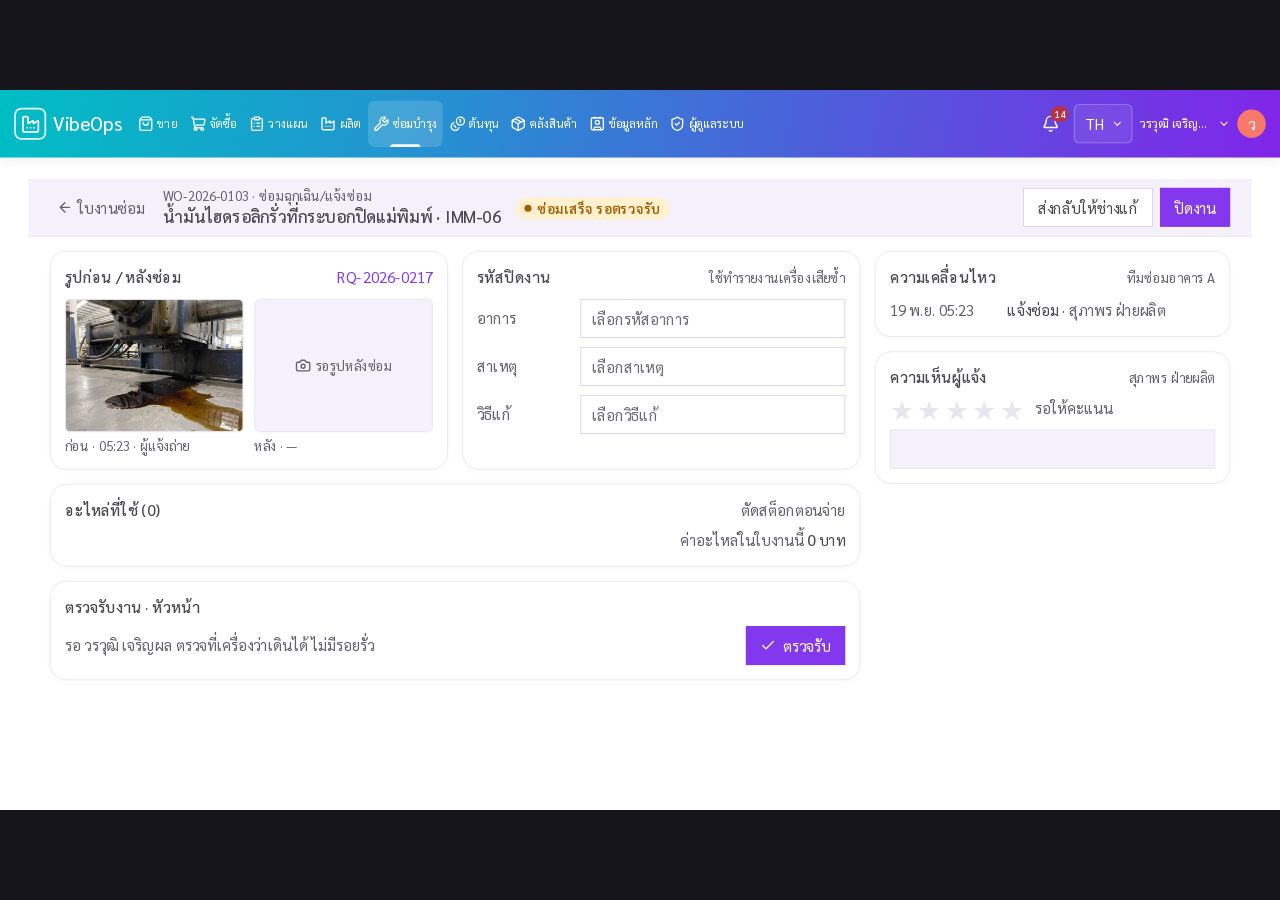
<file: embed/live/desk-wo-close.html>
<!doctype html>
<html lang="th" data-vo-theme="erp" data-theme="light">
<head>
<meta charset="utf-8">
<meta name="viewport" content="width=device-width, initial-scale=1">
<title>ปิดงานซ่อม WO-2026-0103</title>
<link rel="stylesheet" href="vibeops-themes.css">
<link rel="stylesheet" href="vibeops-app.css">
<style>
html,body{margin:0;height:100%;overflow:hidden;background:#15151b}
.stage{position:absolute;left:0;top:0;width:1440px;height:810px;transform-origin:0 0;overflow:hidden;background:var(--vo-shell-bg,#fff);font-family:var(--vo-font,Sarabun,sans-serif);color:var(--vo-text)}
.stage [data-desktop-nav]{position:relative!important}
.cur{position:absolute;z-index:200;pointer-events:none;margin:-3px 0 0 -4px;transition:left .6s cubic-bezier(.4,0,.2,1),top .6s cubic-bezier(.4,0,.2,1),opacity .3s;filter:drop-shadow(0 2px 3px rgba(0,0,0,.35))}
.rip{position:absolute;z-index:199;width:18px;height:18px;margin:-9px 0 0 -9px;border-radius:50%;background:color-mix(in srgb,var(--vo-primary) 40%,transparent);animation:lv-rip .6s ease-out forwards;pointer-events:none}
@keyframes lv-rip{to{transform:scale(4);opacity:0}}
.pressed{transform:scale(.97)}
.fx-in{animation:lv-in .45s ease-out both}@keyframes lv-in{from{opacity:0;transform:translateY(8px)}}
.fx-pop{animation:lv-pop .45s}@keyframes lv-pop{40%{transform:scale(1.18)}}
.fx-flash{animation:lv-flash 1s}@keyframes lv-flash{from{background:var(--vo-primary-soft)}}
.nofx,.nofx *{transition:none!important;animation:none!important}
.focus{border-color:var(--vo-focus)!important;box-shadow:var(--vo-focus-glow)}
.lv-hl{background:var(--vo-primary-soft)!important}
.lv-hl td:first-child{box-shadow:inset 4px 0 0 var(--vo-primary)}
[hidden]{display:none!important}
.lv-cap{position:fixed;left:16px;bottom:16px;z-index:300;background:rgba(0,0,0,.75);color:#fff;padding:8px 14px;border-radius:8px;font:16px Sarabun,sans-serif}
</style>

<style>*{caret-color:transparent!important}.caret,.cursor-blink{display:none!important}</style></head>
<body>
<!-- หน้าจอจำลอง ข้อมูลตัวอย่าง · มาร์กอัปจาก dom/wo-detail.html (VibeOps CMMS จริง) -->
<div class="stage" data-vo-theme="erp">
<div class="flex flex-col bg-[var(--vo-shell-bg,#fff)]" style="height:810px">
<div data-desktop-nav="true" class="hidden lg:flex sticky top-0 z-40"><div class="floor-brand-tier"><div class="floor-header-inner"><div class="floor-brand flex items-center"><a title="บริษัทตัวอย่าง" class="flex items-center gap-2 text-white" href="/" data-discover="true"><div class="border-2 border-white/90 flex items-center justify-center"><svg xmlns="http://www.w3.org/2000/svg" width="24" height="24" viewBox="0 0 24 24" fill="none" stroke="currentColor" stroke-width="2" stroke-linecap="round" stroke-linejoin="round" class="lucide lucide-factory" aria-hidden="true"><path d="M12 16h.01"></path><path d="M16 16h.01"></path><path d="M3 19a2 2 0 0 0 2 2h14a2 2 0 0 0 2-2V8.5a.5.5 0 0 0-.769-.422l-4.462 2.844A.5.5 0 0 1 15 10.5v-2a.5.5 0 0 0-.769-.422L9.77 10.922A.5.5 0 0 1 9 10.5V5a2 2 0 0 0-2-2H5a2 2 0 0 0-2 2z"></path><path d="M8 16h.01"></path></svg></div><div><span class="font-medium">VibeOps</span></div></a></div><div class="floor-account flex items-center"><span class="flex items-center"></span><div class="relative" data-testid="notification-bell"><button type="button" title="การแจ้งเตือน" aria-label="การแจ้งเตือน 14 เรื่อง" aria-expanded="false" aria-haspopup="true" class="relative p-2 text-white"><svg xmlns="http://www.w3.org/2000/svg" width="20" height="20" viewBox="0 0 24 24" fill="none" stroke="currentColor" stroke-width="2" stroke-linecap="round" stroke-linejoin="round" class="lucide lucide-bell" aria-hidden="true"><path d="M10.268 21a2 2 0 0 0 3.464 0"></path><path d="M3.262 15.326A1 1 0 0 0 4 17h16a1 1 0 0 0 .74-1.673C19.41 13.956 18 12.499 18 8A6 6 0 0 0 6 8c0 4.499-1.411 5.956-2.738 7.326"></path></svg><span data-testid="notification-badge" class="absolute -right-0.5 -top-0.5 min-w-[18px] rounded-full bg-bad px-1 text-center text-[11px] font-semibold leading-[18px] text-on-bad">14</span></button></div><label class="floor-language"><select aria-label="ภาษาเมนู"><option value="th">TH</option><option value="en">EN</option></select><svg xmlns="http://www.w3.org/2000/svg" width="14" height="14" viewBox="0 0 24 24" fill="none" stroke="currentColor" stroke-width="2" stroke-linecap="round" stroke-linejoin="round" class="lucide lucide-chevron-down" aria-hidden="true"><path d="m6 9 6 6 6-6"></path></svg></label><div class="relative" data-testid="user-menu"><button type="button" data-testid="user-menu-button" aria-haspopup="menu" aria-expanded="false" aria-label="เมนูผู้ใช้ วรวุฒิ เจริญผล" title="วรวุฒิ เจริญผล" class="floor-profile flex min-h-11 items-center gap-2 rounded-control text-white hover:bg-white/15 focus-visible:outline-2 focus-visible:outline-offset-2 focus-visible:outline-white"><span class="truncate" data-testid="user-menu-name">วรวุฒิ เจริญผล</span><svg xmlns="http://www.w3.org/2000/svg" width="14" height="14" viewBox="0 0 24 24" fill="none" stroke="currentColor" stroke-width="2" stroke-linecap="round" stroke-linejoin="round" class="lucide lucide-chevron-down" aria-hidden="true"><path d="m6 9 6 6 6-6"></path></svg><div class="rounded-full bg-[#f87969] flex items-center justify-center shrink-0" aria-hidden="true">ว</div></button></div></div></div></div><div class="floor-nav-tier"><div class="floor-nav-inner"><nav aria-label="เมนูหลัก" class="flex items-center"><div class="relative"><button type="button" aria-expanded="false" aria-controls="nav-sales" class="flex items-center justify-center whitespace-nowrap"><svg xmlns="http://www.w3.org/2000/svg" width="24" height="24" viewBox="0 0 24 24" fill="none" stroke="currentColor" stroke-width="2" stroke-linecap="round" stroke-linejoin="round" class="lucide lucide-shopping-bag" aria-hidden="true"><path d="M16 10a4 4 0 0 1-8 0"></path><path d="M3.103 6.034h17.794"></path><path d="M3.4 5.467a2 2 0 0 0-.4 1.2V20a2 2 0 0 0 2 2h14a2 2 0 0 0 2-2V6.667a2 2 0 0 0-.4-1.2l-2-2.667A2 2 0 0 0 17 2H7a2 2 0 0 0-1.6.8z"></path></svg><span>ขาย</span><svg xmlns="http://www.w3.org/2000/svg" width="24" height="24" viewBox="0 0 24 24" fill="none" stroke="currentColor" stroke-width="2" stroke-linecap="round" stroke-linejoin="round" class="lucide lucide-chevron-down" aria-hidden="true"><path d="m6 9 6 6 6-6"></path></svg></button></div><div class="relative"><button type="button" aria-expanded="false" aria-controls="nav-purchase" class="flex items-center justify-center whitespace-nowrap"><svg xmlns="http://www.w3.org/2000/svg" width="24" height="24" viewBox="0 0 24 24" fill="none" stroke="currentColor" stroke-width="2" stroke-linecap="round" stroke-linejoin="round" class="lucide lucide-shopping-cart" aria-hidden="true"><path d="m2.05 2.05 1.099-.028a1 1 0 0 1 1.008.815l2.69 14.347A1 1 0 0 0 7.83 18H18"></path><path d="M4.563 5h16.435a1 1 0 0 1 .981 1.204l-1.026 6.226A2 2 0 0 1 18.962 14H6.25"></path><circle cx="18" cy="20" r="2"></circle><circle cx="8" cy="20" r="2"></circle></svg><span>จัดซื้อ</span><svg xmlns="http://www.w3.org/2000/svg" width="24" height="24" viewBox="0 0 24 24" fill="none" stroke="currentColor" stroke-width="2" stroke-linecap="round" stroke-linejoin="round" class="lucide lucide-chevron-down" aria-hidden="true"><path d="m6 9 6 6 6-6"></path></svg></button></div><div class="relative"><button type="button" aria-expanded="false" aria-controls="nav-planning" class="flex items-center justify-center whitespace-nowrap"><svg xmlns="http://www.w3.org/2000/svg" width="24" height="24" viewBox="0 0 24 24" fill="none" stroke="currentColor" stroke-width="2" stroke-linecap="round" stroke-linejoin="round" class="lucide lucide-clipboard-list" aria-hidden="true"><rect width="8" height="4" x="8" y="2" rx="1" ry="1"></rect><path d="M16 4h2a2 2 0 0 1 2 2v14a2 2 0 0 1-2 2H6a2 2 0 0 1-2-2V6a2 2 0 0 1 2-2h2"></path><path d="M12 11h4"></path><path d="M12 16h4"></path><path d="M8 11h.01"></path><path d="M8 16h.01"></path></svg><span>วางแผน</span><svg xmlns="http://www.w3.org/2000/svg" width="24" height="24" viewBox="0 0 24 24" fill="none" stroke="currentColor" stroke-width="2" stroke-linecap="round" stroke-linejoin="round" class="lucide lucide-chevron-down" aria-hidden="true"><path d="m6 9 6 6 6-6"></path></svg></button></div><div class="relative"><button type="button" aria-expanded="false" aria-controls="nav-production" class="flex items-center justify-center whitespace-nowrap"><svg xmlns="http://www.w3.org/2000/svg" width="24" height="24" viewBox="0 0 24 24" fill="none" stroke="currentColor" stroke-width="2" stroke-linecap="round" stroke-linejoin="round" class="lucide lucide-factory" aria-hidden="true"><path d="M12 16h.01"></path><path d="M16 16h.01"></path><path d="M3 19a2 2 0 0 0 2 2h14a2 2 0 0 0 2-2V8.5a.5.5 0 0 0-.769-.422l-4.462 2.844A.5.5 0 0 1 15 10.5v-2a.5.5 0 0 0-.769-.422L9.77 10.922A.5.5 0 0 1 9 10.5V5a2 2 0 0 0-2-2H5a2 2 0 0 0-2 2z"></path><path d="M8 16h.01"></path></svg><span>ผลิต</span><svg xmlns="http://www.w3.org/2000/svg" width="24" height="24" viewBox="0 0 24 24" fill="none" stroke="currentColor" stroke-width="2" stroke-linecap="round" stroke-linejoin="round" class="lucide lucide-chevron-down" aria-hidden="true"><path d="m6 9 6 6 6-6"></path></svg></button></div><div class="relative"><button type="button" aria-expanded="false" aria-controls="nav-maint" class="flex items-center justify-center whitespace-nowrap" aria-current="page"><svg xmlns="http://www.w3.org/2000/svg" width="24" height="24" viewBox="0 0 24 24" fill="none" stroke="currentColor" stroke-width="2" stroke-linecap="round" stroke-linejoin="round" class="lucide lucide-wrench" aria-hidden="true"><path d="M14.7 6.3a1 1 0 0 0 0 1.4l1.6 1.6a1 1 0 0 0 1.4 0l3.106-3.105c.32-.322.863-.22.983.218a6 6 0 0 1-8.259 7.057l-7.91 7.91a1 1 0 0 1-2.999-3l7.91-7.91a6 6 0 0 1 7.057-8.259c.438.12.54.662.219.984z"></path></svg><span>ซ่อมบำรุง</span><svg xmlns="http://www.w3.org/2000/svg" width="24" height="24" viewBox="0 0 24 24" fill="none" stroke="currentColor" stroke-width="2" stroke-linecap="round" stroke-linejoin="round" class="lucide lucide-chevron-down" aria-hidden="true"><path d="m6 9 6 6 6-6"></path></svg></button></div><div class="relative"><button type="button" aria-expanded="false" aria-controls="nav-costing" class="flex items-center justify-center whitespace-nowrap"><svg xmlns="http://www.w3.org/2000/svg" width="24" height="24" viewBox="0 0 24 24" fill="none" stroke="currentColor" stroke-width="2" stroke-linecap="round" stroke-linejoin="round" class="lucide lucide-coins" aria-hidden="true"><path d="M13.744 17.736a6 6 0 1 1-7.48-7.48"></path><path d="M15 6h1v4"></path><path d="m6.134 14.768.866-.5 2 3.464"></path><circle cx="16" cy="8" r="6"></circle></svg><span>ต้นทุน</span><svg xmlns="http://www.w3.org/2000/svg" width="24" height="24" viewBox="0 0 24 24" fill="none" stroke="currentColor" stroke-width="2" stroke-linecap="round" stroke-linejoin="round" class="lucide lucide-chevron-down" aria-hidden="true"><path d="m6 9 6 6 6-6"></path></svg></button></div><div class="relative"><button type="button" aria-expanded="false" aria-controls="nav-inventory" class="flex items-center justify-center whitespace-nowrap"><svg xmlns="http://www.w3.org/2000/svg" width="24" height="24" viewBox="0 0 24 24" fill="none" stroke="currentColor" stroke-width="2" stroke-linecap="round" stroke-linejoin="round" class="lucide lucide-package" aria-hidden="true"><path d="M11 21.73a2 2 0 0 0 2 0l7-4A2 2 0 0 0 21 16V8a2 2 0 0 0-1-1.73l-7-4a2 2 0 0 0-2 0l-7 4A2 2 0 0 0 3 8v8a2 2 0 0 0 1 1.73z"></path><path d="M12 22V12"></path><polyline points="3.29 7 12 12 20.71 7"></polyline><path d="m7.5 4.27 9 5.15"></path></svg><span>คลังสินค้า</span><svg xmlns="http://www.w3.org/2000/svg" width="24" height="24" viewBox="0 0 24 24" fill="none" stroke="currentColor" stroke-width="2" stroke-linecap="round" stroke-linejoin="round" class="lucide lucide-chevron-down" aria-hidden="true"><path d="m6 9 6 6 6-6"></path></svg></button></div><div class="relative"><button type="button" aria-expanded="false" aria-controls="nav-master" class="flex items-center justify-center whitespace-nowrap"><svg xmlns="http://www.w3.org/2000/svg" width="24" height="24" viewBox="0 0 24 24" fill="none" stroke="currentColor" stroke-width="2" stroke-linecap="round" stroke-linejoin="round" class="lucide lucide-contact" aria-hidden="true"><path d="M16 2v2"></path><path d="M7 21v-2a2 2 0 012-2h6a2 2 0 012 2v2"></path><path d="M8 2v2"></path><circle cx="12" cy="10" r="3"></circle><rect x="3" y="3" width="18" height="18" rx="2"></rect></svg><span>ข้อมูลหลัก</span><svg xmlns="http://www.w3.org/2000/svg" width="24" height="24" viewBox="0 0 24 24" fill="none" stroke="currentColor" stroke-width="2" stroke-linecap="round" stroke-linejoin="round" class="lucide lucide-chevron-down" aria-hidden="true"><path d="m6 9 6 6 6-6"></path></svg></button></div><div class="relative"><button type="button" aria-expanded="false" aria-controls="nav-admin" class="flex items-center justify-center whitespace-nowrap"><svg xmlns="http://www.w3.org/2000/svg" width="24" height="24" viewBox="0 0 24 24" fill="none" stroke="currentColor" stroke-width="2" stroke-linecap="round" stroke-linejoin="round" class="lucide lucide-shield-check" aria-hidden="true"><path d="M20 13c0 5-3.5 7.5-7.66 8.95a1 1 0 0 1-.67-.01C7.5 20.5 4 18 4 13V6a1 1 0 0 1 1-1c2 0 4.5-1.2 6.24-2.72a1.17 1.17 0 0 1 1.52 0C14.51 3.81 17 5 19 5a1 1 0 0 1 1 1z"></path><path d="m9 12 2 2 4-4"></path></svg><span>ผู้ดูแลระบบ</span><svg xmlns="http://www.w3.org/2000/svg" width="24" height="24" viewBox="0 0 24 24" fill="none" stroke="currentColor" stroke-width="2" stroke-linecap="round" stroke-linejoin="round" class="lucide lucide-chevron-down" aria-hidden="true"><path d="m6 9 6 6 6-6"></path></svg></button></div></nav></div></div></div>
<main class="mx-auto w-full flex-1 px-8 pt-6" style="max-width:1920px">
<div data-screen="wo-detail" class="cmms-detail mx-auto max-w-none flex flex-col">
<header class="border-b border-line bg-surface-2 px-6 py-2">
  <div class="flex min-h-tap items-center justify-between gap-3">
    <div class="flex min-w-0 items-center gap-2">
      <button type="button" class="inline-flex min-h-tap items-center gap-1.5 rounded-md px-2 text-base text-text-2"><span data-ic="back" data-s="18"></span> <span>ใบงานซ่อม</span></button>
      <div class="min-w-0 pl-1"><div class="text-sm text-text-2">WO-2026-0103 · ซ่อมฉุกเฉิน/แจ้งซ่อม</div><h1 class="text-lg leading-snug text-text">น้ำมันไฮดรอลิกรั่วที่กระบอกปิดแม่พิมพ์ · IMM-06</h1></div>
      <div class="ml-2 shrink-0" id="st"></div>
    </div>
    <div class="flex shrink-0 items-center gap-2">
      <button type="button" id="bk" class="vo-button inline-flex items-center justify-center rounded-control font-medium whitespace-nowrap bg-surface text-text border border-line-strong min-h-tap px-4 text-base gap-2">ส่งกลับให้ช่างแก้</button>
      <button type="button" id="cl" class="vo-button inline-flex items-center justify-center rounded-control font-medium whitespace-nowrap bg-primary-bg text-on-primary min-h-tap px-4 text-base gap-2">ปิดงาน</button>
    </div>
  </div>
</header>
<div class="grid gap-4 px-6 py-4" style="grid-template-columns:minmax(0,1fr) 400px">
<main class="flex min-w-0 flex-col gap-4">
  <div class="grid gap-4" style="grid-template-columns:1fr 1fr">
    <section class="vo-card p-4" id="ph">
      <div class="mb-3 flex items-center justify-between gap-3"><h2 class="text-base font-medium text-text">รูปก่อน / หลังซ่อม</h2><span class="text-base text-primary">RQ-2026-0217</span></div>
      <div class="grid grid-cols-2 gap-3">
        <figure class="m-0"><div class="overflow-hidden rounded-md border border-line bg-surface-2" style="height:150px"><img class="h-full w-full object-cover" src="img/oil-leak.jpg" alt="ก่อนซ่อม"></div><figcaption class="mt-1 text-sm text-text-2">ก่อน · 05:23 · ผู้แจ้งถ่าย</figcaption></figure>
        <figure class="m-0" id="af">
          <div class="overflow-hidden rounded-md border border-line bg-surface-2 flex items-center justify-center text-text-2 text-sm" style="height:150px" id="af0"><span class="flex items-center gap-1.5"><span data-ic="camera" data-s="18"></span>รอรูปหลังซ่อม</span></div>
          <div class="overflow-hidden rounded-md border border-line bg-surface-2" style="height:150px" id="af1" hidden><img class="h-full w-full object-cover" src="img/oil-leak-fixed.jpg" alt="หลังซ่อม"></div>
          <figcaption class="mt-1 text-sm text-text-2" id="afc">หลัง · —</figcaption>
        </figure>
      </div>
    </section>
    <section class="vo-card p-4" id="cd">
      <div class="mb-3 flex items-center justify-between gap-3"><h2 class="text-base font-medium text-text">รหัสปิดงาน</h2><span class="text-sm text-text-2">ใช้ทำรายงานเครื่องเสียซ้ำ</span></div>
      <div class="flex flex-col gap-2.5">
        <label class="grid items-center gap-3 text-base" style="grid-template-columns:6.5rem 1fr"><span class="text-text-2">อาการ</span><input readonly id="c1" placeholder="เลือกรหัสอาการ" class="w-full bg-surface rounded-control border outline-none text-base text-text placeholder:text-muted border-line-strong h-11 px-3"></label>
        <label class="grid items-center gap-3 text-base" style="grid-template-columns:6.5rem 1fr"><span class="text-text-2">สาเหตุ</span><input readonly id="c2" placeholder="เลือกสาเหตุ" class="w-full bg-surface rounded-control border outline-none text-base text-text placeholder:text-muted border-line-strong h-11 px-3"></label>
        <label class="grid items-center gap-3 text-base" style="grid-template-columns:6.5rem 1fr"><span class="text-text-2">วิธีแก้</span><input readonly id="c3" placeholder="เลือกวิธีแก้" class="w-full bg-surface rounded-control border outline-none text-base text-text placeholder:text-muted border-line-strong h-11 px-3"></label>
      </div>
    </section>
  </div>
  <section class="vo-card p-4" id="pt">
    <div class="mb-1 flex items-center justify-between gap-3"><h2 class="text-base font-medium text-text" id="ptn">อะไหล่ที่ใช้ (0)</h2><span class="text-base text-text-2">ตัดสต็อกตอนจ่าย</span></div>
    <ul class="divide-y divide-line m-0 p-0 list-none">
      <li class="flex items-start justify-between gap-3 py-2" id="p1" hidden><span class="min-w-0 flex-1"><span class="block text-base font-medium text-text">ซีลกระบอกไฮดรอลิก 80 มม.</span><span class="num block text-base text-text-2">HYD-SEAL-80 · ช่อง SP-B08 · 2,450 บาท/ชุด</span></span><span class="flex shrink-0 items-center gap-4"><span class="num text-lg text-text">1 ชุด</span><span class="pb"></span></span></li>
      <li class="flex items-start justify-between gap-3 py-2" id="p2" hidden><span class="min-w-0 flex-1"><span class="block text-base font-medium text-text">น้ำมันไฮดรอลิก ISO VG68</span><span class="num block text-base text-text-2">P-HYD-OIL68 · ช่อง SP-E05 · เติมชดเชยที่รั่ว</span></span><span class="flex shrink-0 items-center gap-4"><span class="num text-lg text-text">20 ลิตร</span><span class="pb"></span></span></li>
    </ul>
    <p class="mt-2 mb-0 text-right text-base text-text-2">ค่าอะไหล่ในใบงานนี้ <span class="num text-text font-medium" id="pc">0</span> <span class="text-text">บาท</span></p>
  </section>
  <section class="vo-card p-4" id="ac">
    <div class="mb-2 flex items-center justify-between gap-3"><h2 class="text-base font-medium text-text">ตรวจรับงาน · หัวหน้า</h2><span id="acs"></span></div>
    <div class="flex items-center justify-between gap-4">
      <p class="m-0 text-base text-text-2" id="act">รอ วรวุฒิ เจริญผล ตรวจที่เครื่องว่าเดินได้ ไม่มีรอยรั่ว</p>
      <button type="button" id="acb" class="vo-button inline-flex items-center justify-center rounded-control font-medium whitespace-nowrap bg-primary-bg text-on-primary min-h-11 px-4 text-base gap-2"><span data-ic="check" data-s="18"></span>ตรวจรับ</button>
    </div>
  </section>
</main>
<aside class="flex min-w-0 flex-col gap-4">
  <section class="vo-card p-4">
    <div class="mb-3 flex items-center justify-between gap-3"><h2 class="text-base font-medium text-text">ความเคลื่อนไหว</h2><span class="text-sm text-text-2">ทีมซ่อมอาคาร A</span></div>
    <ol class="flex flex-col gap-2 m-0 p-0 list-none" id="tl">
      <li class="grid gap-3 text-base" style="grid-template-columns:7.5rem 1fr"><span class="text-text-2">19 พ.ย. 05:23</span><span class="min-w-0 text-text">แจ้งซ่อม · <span class="text-text-2">สุภาพร ฝ่ายผลิต</span></span></li>
      <li class="grid gap-3 text-base" style="grid-template-columns:7.5rem 1fr" hidden><span class="text-text-2">19 พ.ย. 05:41</span><span class="min-w-0 text-text">อนุมัติ · <span class="text-text-2">วรวุฒิ เจริญผล</span></span></li>
      <li class="grid gap-3 text-base" style="grid-template-columns:7.5rem 1fr" hidden><span class="text-text-2">19 พ.ย. 05:50</span><span class="min-w-0 text-text">มอบหมาย · <span class="text-text-2">อนุชา แก้วมณี (TEC03)</span></span></li>
      <li class="grid gap-3 text-base" style="grid-template-columns:7.5rem 1fr" hidden><span class="text-text-2">19 พ.ย. 06:15</span><span class="min-w-0 text-text">เริ่มซ่อม · <span class="text-text-2">อนุชา แก้วมณี</span></span></li>
      <li class="grid gap-3 text-base" style="grid-template-columns:7.5rem 1fr" hidden><span class="text-text-2">19 พ.ย. 08:40</span><span class="min-w-0 text-text">ซ่อมเสร็จ · <span class="text-text-2">อนุชา แก้วมณี</span></span></li>
      <li class="grid gap-3 text-base" style="grid-template-columns:7.5rem 1fr" hidden><span class="text-text-2">19 พ.ย. 09:05</span><span class="min-w-0 text-text">ตรวจรับ · <span class="text-text-2">วรวุฒิ เจริญผล</span></span></li>
      <li class="grid gap-3 text-base" style="grid-template-columns:7.5rem 1fr" hidden><span class="text-text-2">19 พ.ย. 09:12</span><span class="min-w-0 text-text">ผู้แจ้งให้คะแนน 5 ดาว · <span class="text-text-2">สุภาพร</span></span></li>
      <li class="grid gap-3 text-base" style="grid-template-columns:7.5rem 1fr" hidden><span class="text-text-2">19 พ.ย. 09:13</span><span class="min-w-0 text-text font-medium">ปิดงาน · <span class="text-text-2 font-normal">วรวุฒิ เจริญผล</span></span></li>
    </ol>
  </section>
  <section class="vo-card p-4" id="rt">
    <div class="mb-2 flex items-center justify-between gap-3"><h2 class="text-base font-medium text-text">ความเห็นผู้แจ้ง</h2><span class="text-sm text-text-2">สุภาพร ฝ่ายผลิต</span></div>
    <div class="flex items-center gap-1" id="stars"><span class="s">★</span><span class="s">★</span><span class="s">★</span><span class="s">★</span><span class="s">★</span><span class="ml-2 text-base text-text-2" id="rtn">รอให้คะแนน</span></div>
    <div class="mt-2 w-full bg-surface-2 rounded-control border border-line text-base text-text px-3 py-2" style="min-height:44px" id="rtc"></div>
  </section>
  <div id="ts" class="flex justify-end" style="min-height:34px"></div>
</aside>
</div>
</div>
</main>
</div>
</div>
<style>
#stars .s{font-size:30px;line-height:1;color:var(--vo-line);transition:color .25s}
#stars .s.on{color:#F5A524}
</style>
<script src="live.js"></script>
<script>
const BT = { info: ['bg-info-bg text-info', 'bg-info'], ok: ['bg-ok-bg text-ok', 'bg-ok'], warn: ['bg-warn-bg text-warn', 'bg-warn'] };
const badge = (t, x) => `<span class="inline-flex items-center gap-1.5 rounded-full px-2.5 py-0.5 text-sm font-semibold whitespace-nowrap ${BT[t][0]}"><span aria-hidden="true" class="size-2 shrink-0 rounded-full ${BT[t][1]}"></span>${x}</span>`;
function setB(a, sel, t, x) { a.set(sel, badge(t, x)); if (!a.fast) a.$(sel).firstElementChild.classList.add('fx-pop'); }
const toast = (a, x) => a.set('#ts', `<span class="inline-flex items-center gap-1.5 rounded-full px-3 py-1 text-base font-medium bg-ok-bg text-ok${a.fast ? '' : ' fx-in'}">${LIVE.ic('check', 18)}${x}</span>`);
const tl = i => document.querySelectorAll('#tl li')[i];

LIVE.run({ steps: [
  { cap: 'ใบงาน WO-2026-0103 ช่างแจ้งว่าซ่อมเสร็จ รอหัวหน้าตรวจรับ',
    run: async a => { setB(a, '#st', 'warn', 'ซ่อมเสร็จ รอตรวจรับ'); } },
  { cap: 'ดูเส้นทางของงาน: แจ้ง → อนุมัติ → มอบหมาย → เริ่มซ่อม → ซ่อมเสร็จ',
    run: async a => { await a.move('#tl', 0, -40); for (const i of [1, 2, 3, 4]) { a.show(tl(i)); await a.w(380); } } },
  { cap: 'รูปก่อนและหลังซ่อมวางคู่กัน เห็นทันทีว่ารอยรั่วหายแล้ว',
    run: async a => { await a.move('#af0'); a.hide('#af0'); a.show('#af1'); a.text('#afc', 'หลัง · 08:38 · ช่างอนุชาถ่าย'); await a.w(300); } },
  { cap: 'ลงรหัสปิดงาน: อาการ สาเหตุ วิธีแก้ — ใช้ทำรายงานเครื่องเสียซ้ำ',
    run: async a => {
      await a.click('#c1'); await a.type('#c1', 'รั่ว (น้ำมัน)');
      await a.click('#c2'); await a.type('#c2', 'ซีลเสื่อม');
      await a.click('#c3'); await a.type('#c3', 'เปลี่ยนซีล HYD-SEAL-80');
    } },
  { cap: 'อะไหล่ที่ใช้จริงผูกกับใบงาน คิดเป็นต้นทุนของเครื่องอัตโนมัติ',
    run: async a => {
      await a.move('#ptn');
      a.text('#ptn', 'อะไหล่ที่ใช้ (2)');
      for (const p of ['#p1', '#p2']) { a.show(p); setB(a, p + ' .pb', 'ok', 'จ่ายแล้ว'); await a.w(300); }
      await a.count('#pc', 4300);
    } },
  { cap: 'หัวหน้าวรวุฒิตรวจที่เครื่องแล้วกดตรวจรับ',
    run: async a => {
      await a.click('#acb', () => {
        a.hide('#acb'); setB(a, '#acs', 'ok', 'ตรวจรับแล้ว');
        a.set('#act', '<span class="text-text">วรวุฒิ เจริญผล · 19 พ.ย. 09:05</span> · เครื่องเดินแล้ว ไม่มีรอยรั่ว');
        a.show(tl(5)); toast(a, 'บันทึกแล้ว');
      });
    } },
  { cap: 'ผู้แจ้งให้คะแนน 5 ดาว พร้อมความเห็น "ใช้ได้แล้ว"',
    run: async a => {
      a.set('#ts', '');
      await a.move('#stars', -60);
      for (const s of a.$('#stars').querySelectorAll('.s')) { s.classList.add('on'); await a.w(160); }
      a.text('#rtn', '5 / 5');
      await a.type('#rtc', 'ใช้ได้แล้ว'); a.show(tl(6));
    } },
  { cap: 'กดปิดงาน สถานะเปลี่ยนเป็นปิดงาน ประวัติเครื่อง IMM-06 ครบทุกขั้น',
    run: async a => {
      await a.click('#cl', () => {
        setB(a, '#st', 'ok', 'ปิดงาน'); a.hide('#bk');
        a.attr('#cl', 'disabled', ''); a.cls('#cl', 'bg-surface-2 text-text-2 border border-line-strong', 'bg-primary-bg text-on-primary'); a.text('#cl', 'ปิดงานแล้ว');
        a.show(tl(7)); toast(a, 'ปิดงานแล้ว · ส่งผลให้ผู้แจ้ง');
      });
      a.off();
    } },
] });
</script>
</body>
</html>
</file>
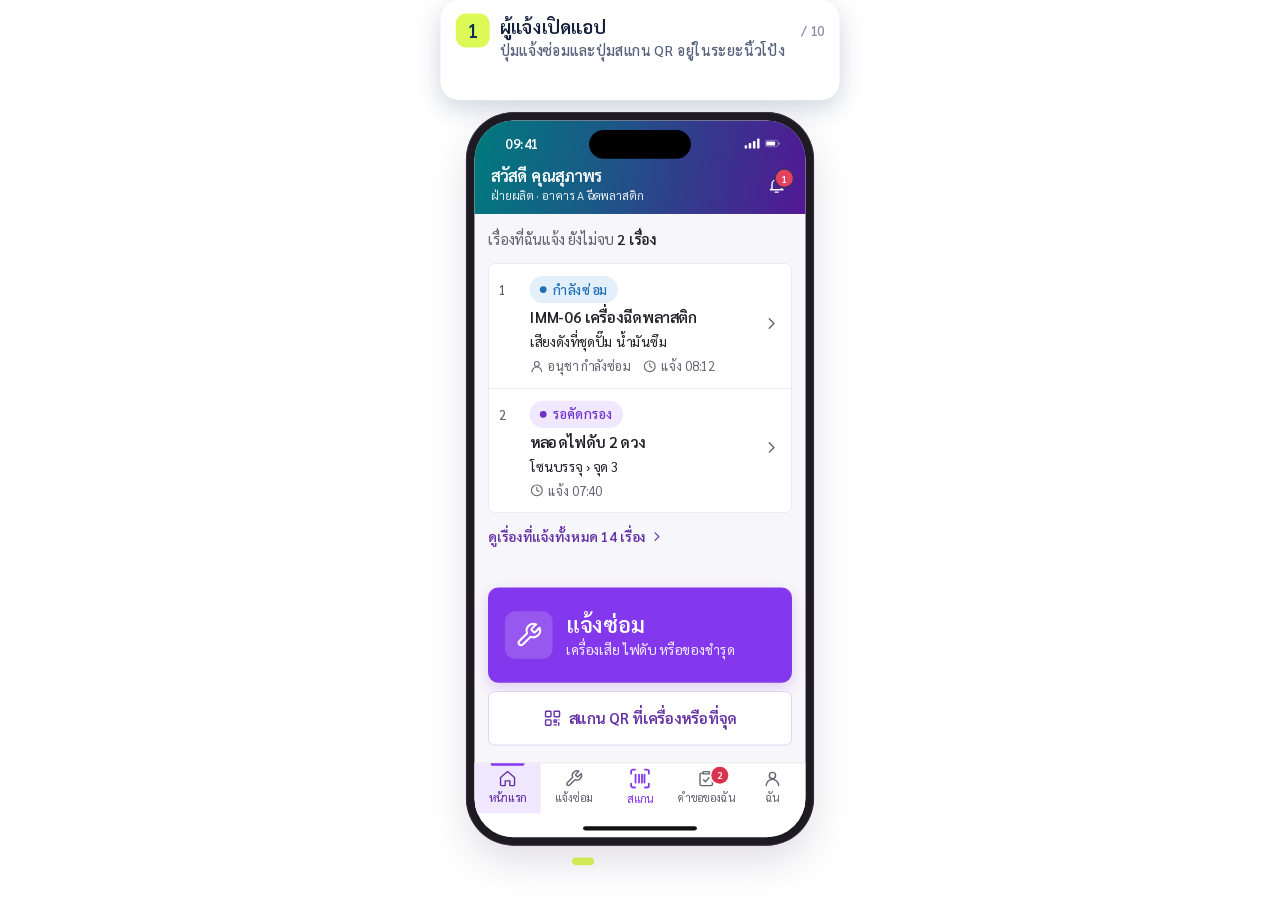
<file: embed/live/phone-requester.html>
<!doctype html>
<html lang="th">
<head>
<meta charset="utf-8">
<meta name="viewport" content="width=device-width, initial-scale=1">
<title>ผู้แจ้งซ่อม · มือถือ</title>
<link rel="stylesheet" href="phone-kit.css">
<link rel="stylesheet" href="phone-run.css">
<style>
.qs-cam{position:relative;margin:-16px -16px 0;height:560px;background:#000;overflow:hidden}
.qs-cam>img{width:100%;height:100%;object-fit:cover;object-position:62% 8%;filter:brightness(.78) saturate(.9)}
.qs-sticker{position:absolute;left:118px;top:150px;width:150px;padding:9px 9px 8px;background:#fff;border-radius:8px;box-shadow:0 6px 18px rgba(0,0,0,.45);transform:rotate(-3deg)}
.qs-sticker .qr-code{display:block;width:132px;height:132px}
.qs-lab{text-align:center;margin-top:4px;line-height:1.15}.qs-lab b{display:block;font-size:17px;color:#111}.qs-lab small{font-size:11px;color:#555}
.qs-frame{position:absolute;left:95px;top:128px;width:200px;height:228px;transition:transform .3s}
.qs-frame i{position:absolute;width:38px;height:38px;border:5px solid #fff;transition:border-color .25s}
.qs-frame i:nth-child(1){left:0;top:0;border-right:0;border-bottom:0;border-radius:12px 0 0 0}
.qs-frame i:nth-child(2){right:0;top:0;border-left:0;border-bottom:0;border-radius:0 12px 0 0}
.qs-frame i:nth-child(3){left:0;bottom:0;border-right:0;border-top:0;border-radius:0 0 0 12px}
.qs-frame i:nth-child(4){right:0;bottom:0;border-left:0;border-top:0;border-radius:0 0 12px 0}
.qs-line{position:absolute;left:10px;right:10px;top:12px;height:3px;border-radius:2px;background:#5eead4;box-shadow:0 0 12px 3px rgba(94,234,212,.75);opacity:0}
.qs-scan .qs-line{opacity:1;animation:qsl 1.25s ease-in-out}
@keyframes qsl{0%{top:12px}50%{top:210px}100%{top:12px}}
.qs-found .qs-frame i{border-color:#22c55e}.qs-found .qs-frame{transform:scale(.97)}
.qs-found .qs-frame::after{content:"";position:absolute;inset:0;border-radius:12px;background:rgba(34,197,94,.16)}
.qs-hint{position:absolute;left:0;right:0;bottom:120px;margin:0;text-align:center;color:#fff;font-size:17px;font-weight:600;text-shadow:0 1px 4px #000}
.qs-ok{position:absolute;left:24px;right:24px;bottom:56px;display:flex;align-items:center;gap:12px;padding:13px 16px;border-radius:16px;background:#fff;box-shadow:0 8px 24px rgba(0,0,0,.35)}
.qs-ok>.ic{width:30px;height:30px;flex:none;padding:5px;border-radius:50%;background:#22c55e;color:#fff;stroke:#fff}
.qs-ok b{display:block;font-size:18px}.qs-ok small{color:var(--text-2,#666);font-size:14px}
.qs-man{align-self:center}
.qs-buzz{animation:qsb .4s}
@keyframes qsb{0%,100%{transform:translateX(0)}20%{transform:translateX(-4px)}40%{transform:translateX(4px)}60%{transform:translateX(-3px)}80%{transform:translateX(3px)}}
.qm-card{border-radius:18px;overflow:hidden;background:var(--surface,#fff);border:1px solid var(--line,#e5e7eb);box-shadow:0 2px 10px rgba(0,0,0,.06)}
.qm-img{position:relative;height:170px}.qm-img img{width:100%;height:100%;object-fit:cover;object-position:62% 10%}
.qm-tag{position:absolute;left:12px;top:12px;display:flex;align-items:center;gap:5px;padding:4px 10px;border-radius:99px;background:rgba(0,0,0,.6);color:#fff;font-size:13px;font-weight:600}
.qm-b{padding:14px 16px 16px;display:flex;flex-direction:column;gap:6px}
.qm-b>b{font-size:24px}.qm-n{font-size:17px;color:var(--text,#111)}
.qm-loc{display:flex;align-items:center;gap:6px;font-size:15px;color:var(--text-2,#555)}
.qm-auto{display:flex;align-items:center;gap:6px;margin-top:6px;padding:9px 11px;border-radius:12px;background:#ecfdf5;color:#047857;font-size:14.5px;font-weight:600}
.qm-warn{display:flex;gap:8px;align-items:flex-start;font-size:14.5px;color:var(--text-2,#555);padding:0 2px}
</style>
</head>
<body>
<script src="phone-kit.js"></script>
<script src="phone-run.js"></script>
<script>
/* ผู้แจ้ง (คุณสุภาพร ฝ่ายผลิต) — แจ้งซ่อม IMM-06 → RQ-2026-0217 → ติดตาม → ให้ดาว
   สถานะ 0–7 = แจ้งซ่อม (สไลด์ s1p) · 8–9 = ติดตามและให้ดาว (สไลด์ s4 / mob) */
const selRow = (el, on) => {
  el.classList.toggle('sel', on);
  const c = el.querySelector('.chev');
  if (c) { c.style.color = on ? 'var(--primary)' : ''; c.innerHTML = PK.I(on ? 'check' : 'chev'); }
};
/* ── สแกน QR ที่เครื่อง (คำแนะนำเพื่อนคุณท่าน 19 พ.ย.: แจ้งซ่อมด้วย QR ไม่ต้องเลือกเครื่อง) ── */
const QR_SVG = (() => {
  const n = 25, on = (x, y) => {
    const f = (cx, cy) => x >= cx && x < cx + 7 && y >= cy && y < cy + 7;
    for (const [cx, cy] of [[0,0],[n-7,0],[0,n-7]]) if (f(cx, cy)) { const dx = x - cx, dy = y - cy; return dx === 0 || dx === 6 || dy === 0 || dy === 6 || (dx >= 2 && dx <= 4 && dy >= 2 && dy <= 4); }
    if ((x < 8 && y < 8) || (x >= n-8 && y < 8) || (x < 8 && y >= n-8)) return false;
    return ((x * 7 + y * 13 + x * y * 3) % 5) < 2;
  };
  let r = '';
  for (let y = 0; y < n; y++) for (let x = 0; x < n; x++) if (on(x, y)) r += `<rect x="${x}" y="${y}" width="1.02" height="1.02"/>`;
  return `<svg viewBox="-2 -2 ${n+4} ${n+4}" class="qr-code"><rect x="-2" y="-2" width="${n+4}" height="${n+4}" fill="#fff"/><g fill="#111">${r}</g></svg>`;
})();
const QR_SCREENS = [
 { role: 'opr', id: 'q1', n: 2, cap: 'สแกน QR', note: '', title: 'สแกน QR ที่เครื่อง', sub: 'เล็งกล้องที่สติกเกอร์', back: 'r1', tab: 2, right: '',
   body: `<div class="qs-cam"><img src="img/oil-leak.jpg" alt="">
     <div class="qs-sticker">${QR_SVG}<div class="qs-lab"><b>IMM-06</b><small>แจ้งซ่อม · สแกนเลย</small></div></div>
     <div class="qs-frame"><i></i><i></i><i></i><i></i><span class="qs-line"></span></div>
     <p class="qs-hint">วาง QR ให้อยู่ในกรอบ</p>
     <div class="qs-ok pr-hide"><svg class="ic" aria-hidden="true"><use href="#i-check"/></svg><span><b>พบเครื่อง IMM-06</b><small>เครื่องฉีดพลาสติก 650 ตัน</small></span></div>
   </div>
   <button class="link qs-man">ไม่มี QR? เลือกที่ตั้งเอง</button>` },
 { role: 'opr', id: 'q2', n: 3, cap: 'เครื่องที่สแกน', note: '', title: 'แจ้งซ่อม', sub: 'ขั้น 2 จาก 5 · เครื่องที่สแกน', back: 'q1', prog: 40, tab: 1,
   body: `<div class="qm-card">
     <div class="qm-img"><img src="img/oil-leak.jpg" alt=""><span class="qm-tag"><svg class="ic s" aria-hidden="true"><use href="#i-qr"/></svg>จาก QR</span></div>
     <div class="qm-b"><b>IMM-06</b><span class="qm-n">เครื่องฉีดพลาสติก 650 ตัน</span>
       <div class="qm-loc"><svg class="ic s" aria-hidden="true"><use href="#i-pin"/></svg>อาคาร A › โซนฉีด 1 › ไลน์ 2</div>
       <div class="qm-auto"><svg class="ic s" aria-hidden="true"><use href="#i-check"/></svg>ระบบกรอกเครื่องและที่ตั้งให้แล้ว ไม่ต้องเลือกเครื่องเอง</div>
     </div></div>
   <div class="qm-warn"><svg class="ic s" aria-hidden="true"><use href="#i-history"/></svg><span>เรื่องล่าสุดของเครื่องนี้: เปลี่ยนซีลปั๊ม 12 ต.ค. · ไม่มีเรื่องค้าง</span></div>
   <button class="link" style="align-self:flex-start">ไม่ใช่เครื่องนี้? เลือกที่ตั้งเอง</button>`,
   act: `<button class="btn sec">สแกนใหม่</button><button class="btn pri">ถัดไป: อาการ</button>` },
];
const next = a => a.tap('.act .btn.pri', { after: 120 });
PR.run({
  role: 'ผู้แจ้ง',
  extra: QR_SCREENS,
  steps: [
    { cap: '<b>ผู้แจ้งเปิดแอป</b><small>ปุ่มแจ้งซ่อมและปุ่มสแกน QR อยู่ในระยะนิ้วโป้ง</small>',
      run: async a => { await a.go('r1'); } },
    { cap: '<b>แตะสแกน QR</b><small>กล้องเปิดทันที เล็งที่สติกเกอร์บนเครื่อง</small>',
      run: async a => {
        const q = PRs('q1'); q.classList.remove('qs-found'); q.querySelector('.qs-ok').classList.add('pr-hide');
        q.querySelector('.qs-hint').classList.remove('pr-hide');
        await a.tap('@สแกน QR ที่เครื่อง'); await a.go('q1');
      } },
    { cap: '<b>เจอเครื่องทันที</b><small>อ่าน QR ได้ใน 1 วินาที · สั่นเตือนเมื่อพบ</small>',
      run: async a => {
        const q = PRs('q1');
        q.classList.add('qs-scan'); await a.wait(1300); q.classList.remove('qs-scan');
        q.classList.add('qs-found');
        if (!a.fast) { const ph = document.querySelector('.pr-phone'); ph.classList.add('qs-buzz'); setTimeout(() => ph.classList.remove('qs-buzz'), 420); }
        q.querySelector('.qs-hint').classList.add('pr-hide');
        await a.pop('.qs-ok');
      } },
    { cap: '<b>ได้เครื่องและที่ตั้งเอง</b><small>IMM-06 · อาคาร A › โซนฉีด 1 › ไลน์ 2 — ไม่ต้องเลือกเครื่องเอง</small>',
      run: async a => {
        const q2 = PRs('q2'); q2.querySelector('.qm-card').id = 'qmc'; q2.querySelector('.qm-card').classList.add('pr-hide');
        await a.wait(350); await a.go('q2');
        await a.pop('#qmc');
      } },
    { cap: '<b>เกิดอะไรขึ้น</b><small>แตะอาการ แล้วพิมพ์หรือพูดเพิ่ม</small>',
      run: async a => {
        const r4 = PRs('r4');
        r4.querySelectorAll('.pk').forEach(p => p.setAttribute('aria-pressed', 'false'));
        r4.querySelector('.inp.ta').id = 'r4ta'; r4.querySelector('.inp.ta').textContent = '';
        r4.querySelectorAll('.media .ph').forEach((p, k) => { p.id = 'r4ph' + k; if (k < 2) p.classList.add('pr-hide'); });
        r4.querySelector('.voice').id = 'r4v'; r4.querySelector('.voice').classList.add('pr-hide');
        await next(a); await a.go('r4');
        await a.tap('@เสียงดังผิดปกติ'); await a.tap('@รั่ว ซึม');
        await a.type('#r4ta', 'ได้ยินเสียงหอนจากชุดปั๊มไฮดรอลิกตั้งแต่ต้นกะ มีน้ำมันซึมใต้ปั๊ม', { ms: 22 });
      } },
    { cap: '<b>ถ่ายรูป อัดเสียง</b><small>รูปมีเวลาและจุดติดให้เอง ไม่ต้องพิมพ์ยาว</small>',
      run: async a => {
        await a.tap('@ถ่ายรูป', { press: false }); await a.pop('#r4ph0');
        await a.tap('@ถ่ายรูป', { press: false }); await a.pop('#r4ph1');
        await a.tap('@อัดเสียง', { press: false }); await a.pop('#r4v');
      } },
    { cap: '<b>ผลกระทบ</b><small>ระบบเสนอความด่วนให้หัวหน้า ผู้แจ้งไม่ต้องเลือกเอง</small>',
      run: async a => {
        const r5 = PRs('r5');
        r5.querySelectorAll('.opts')[0].querySelectorAll('.opt').forEach(o => o.setAttribute('aria-pressed', 'false'));
        const n = r5.querySelector('.note.pend'); n.id = 'r5n'; n.classList.add('pr-hide');
        await next(a); await a.go('r5');
        await a.tap('@เดินได้ แต่ผิดปกติ');
        await a.pop('#r5n');
      } },
    { cap: '<b>ตรวจในจอเดียว แล้วส่ง</b><small>ได้เลขคำขอ RQ-2026-0217 ทันที</small>',
      run: async a => {
        await next(a); await a.go('r6');
        await a.scrollTo(400);
        await a.tap('.act .btn.pri');
        await a.toast('ส่งแจ้งซ่อมแล้ว · RQ-2026-0217', 'ถึงหัวหน้าทีมซ่อมอาคาร A แล้ว');
      } },
    { cap: '<b>ติดตามเอง ไม่ต้องโทรถาม</b><small>เห็นว่าเรื่องอยู่ที่ใคร ตั้งแต่เมื่อไร</small>',
      run: async a => {
        const r7 = PRs('r7'), li = [...r7.querySelectorAll('.tl li')], q = r7.querySelector('.quote');
        const orig = li.map(l => l.className);
        li.forEach((l, k) => { if (k > 0) l.className = 'later'; l.id = 'r7l' + k; });
        q.id = 'r7q'; q.classList.add('pr-hide');
        a.clearToast();
        await a.go('r7');
        for (let k = 1; k < li.length; k++) { if (orig[k] === 'later') continue; await a.wait(420); a.set('#r7l' + k, l => l.className = orig[k]); }
        await a.pop('#r7q');
      } },
    { cap: '<b>ซ่อมเสร็จ ผู้แจ้งยืนยันและให้ดาว</b><small>วัดคุณภาพงานซ่อมได้จริง</small>',
      run: async a => {
        const r8 = PRs('r8');
        r8.querySelectorAll('.opt').forEach(o => o.setAttribute('aria-pressed', 'false'));
        r8.querySelectorAll('.stars button').forEach(s => s.classList.remove('on'));
        await a.go('r8');
        await a.tap('@เรียบร้อย ใช้งานได้');
        await a.tap('[aria-label="5 ดาว"]');
        await a.tap('.act .btn.pri');
        await a.toast('ขอบคุณที่ประเมิน', 'ปิดงาน RQ-2026-0217 เรียบร้อย · 5 ดาว');
      } },
  ]
});
function PRs(id) { return document.querySelector('.screen[data-sid="' + id + '"]'); }
</script>
</body>
</html>
</file>
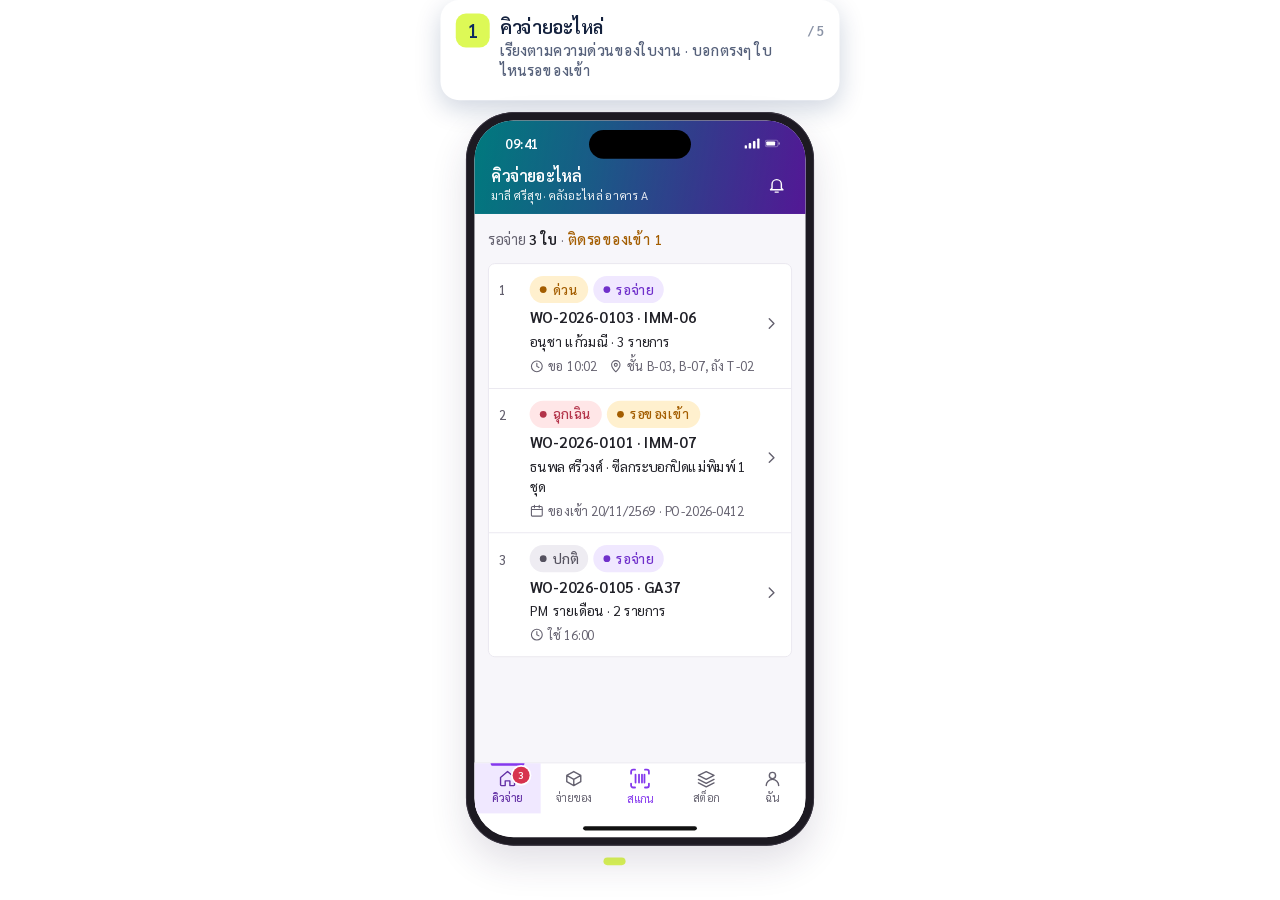
<file: embed/live/phone-store.html>
<!doctype html>
<html lang="th">
<head>
<meta charset="utf-8">
<meta name="viewport" content="width=device-width, initial-scale=1">
<title>คลังอะไหล่ · มือถือ</title>
<link rel="stylesheet" href="phone-kit.css">
<link rel="stylesheet" href="phone-run.css">
</head>
<body>
<script src="phone-kit.js"></script>
<script src="phone-run.js"></script>
<script>
/* คลังอะไหล่ (มาลี ศรีสุข) — จ่ายของตามใบเบิก WO-2026-0103 ด้วยการสแกน */
const S = id => document.querySelector('.screen[data-sid="' + id + '"]');
const ITEMS = [['HYD-SEAL-80', 'ซีลกระบอกสูบ 80 มม.', 'ครบ 2/2'], ['FLT-H10', 'ไส้กรองน้ำมันไฮดรอลิก', 'ครบ 1/1'], ['HYD-OIL-46', 'น้ำมันไฮดรอลิก ISO VG46', 'ครบ 20/20']];
const done = (a, k) => a.set('#kr' + k, r => {
  r.querySelector('.chips').innerHTML = PK.chip(ITEMS[k][2], 'ok');
  r.classList.remove('sel');
  const c = r.querySelector('.chev'); if (c) c.style.visibility = '';
});
const scanOk = (a, k) => a.set('#kok', e => { e.classList.remove('pr-hide'); e.querySelector('span').innerHTML = 'สแกนแล้ว <b>' + ITEMS[k][0] + '</b> ' + ITEMS[k][1]; });
PR.run({
  role: 'คลังอะไหล่',
  steps: [
    { cap: '<b>คิวจ่ายอะไหล่</b><small>เรียงตามความด่วนของใบงาน · บอกตรงๆ ใบไหนรอของเข้า</small>',
      run: async a => { await a.go('k1'); a.find('@WO-2026-0103').classList.remove('sel'); } },
    { cap: '<b>เปิดใบเบิกของ WO-2026-0103</b><small>รู้ว่าของอยู่ชั้นไหน ต้องจ่ายกี่ชิ้น</small>',
      run: async a => {
        const k2 = S('k2');
        k2.querySelectorAll('.list .row').forEach((r, k) => {
          r.id = 'kr' + k; r.classList.toggle('sel', k === 0);
          r.querySelector('.chips').innerHTML = PK.chip('ยังไม่สแกน', 'warn');
          const c = r.querySelector('.chev'); if (c) c.style.visibility = 'hidden';
        });
        const ok = k2.querySelector('.scanok'); ok.id = 'kok'; ok.classList.add('pr-hide');
        const why = k2.querySelector('.act .why'); why.id = 'kwhy'; why.innerHTML = PK.I('alert', 's') + 'ยังไม่สแกน 3 รายการ';
        await a.tap('@WO-2026-0103', { after: 80 }); await a.go('k2');
      } },
    { cap: '<b>สแกนบาร์โค้ดอะไหล่</b><small>สแกนแล้วติ๊กให้เอง ไม่ต้องพิมพ์รหัส</small>',
      run: async a => {
        await a.tap('@สแกนบาร์โค้ดอะไหล่', { after: 60 });
        await a.scan('สแกนบาร์โค้ดที่ชั้น B-03', ITEMS[0][0] + ' · ตรงใบเบิก', 'bc');
        scanOk(a, 0); done(a, 0);
        a.set('#kr1', r => r.classList.add('sel'));
        a.set('#kwhy', w => w.innerHTML = PK.I('alert', 's') + 'ยังไม่สแกน 2 รายการ');
      } },
    { cap: '<b>สแกนครบทุกรายการ</b><small>ปุ่มยืนยันกดได้เมื่อครบเท่านั้น</small>',
      run: async a => {
        for (const k of [1, 2]) {
          await a.tap('@สแกนต่อ', { after: 60 });
          await a.scan('สแกนบาร์โค้ด', ITEMS[k][0] + ' · ตรงใบเบิก', 'bc');
          scanOk(a, k); done(a, k);
        }
        a.set('.act .btn.pri', b => b.removeAttribute('aria-disabled'));
        a.set('#kwhy', w => w.classList.add('pr-hide'));
      } },
    { cap: '<b>ยืนยันจ่าย ตัดสต็อกทันที</b><small>ค่าอะไหล่เข้าใบงาน ช่างได้รับแจ้งให้มารับ</small>',
      run: async a => {
        await a.tap('.act .btn.pri');
        await a.toast('จ่ายแล้ว 3 รายการ', 'ตัดสต็อก · ค่าอะไหล่ 2,940 บาท เข้า WO-2026-0103');
      } },
  ]
});
</script>
</body>
</html>
</file>
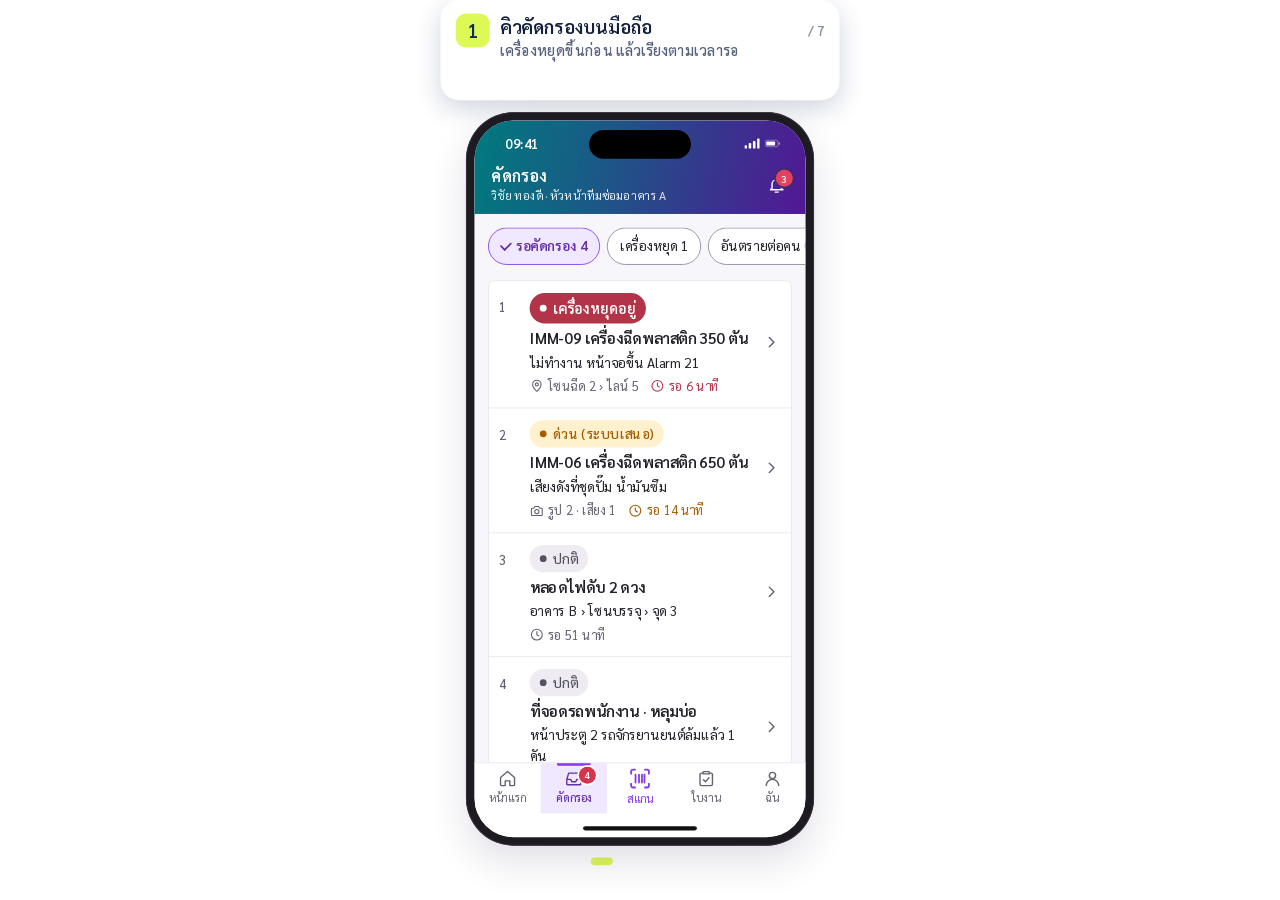
<file: embed/live/phone-supervisor.html>
<!doctype html>
<html lang="th">
<head>
<meta charset="utf-8">
<meta name="viewport" content="width=device-width, initial-scale=1">
<title>หัวหน้าทีมซ่อม · มือถือ</title>
<link rel="stylesheet" href="phone-kit.css">
<link rel="stylesheet" href="phone-run.css">
</head>
<body>
<script src="phone-kit.js"></script>
<script src="phone-run.js"></script>
<script>
/* หัวหน้าทีม (วิชัย ทองดี) — คัดกรอง RQ-2026-0217 → มอบ WO-2026-0103 ให้อนุชา → ตรวจรับ
   สถานะ 0–4 = คัดกรองและมอบงาน · 5–6 = ตรวจรับ */
const S = id => document.querySelector('.screen[data-sid="' + id + '"]');
const selRow = (el, on) => {
  el.classList.toggle('sel', on);
  const c = el.querySelector('.chev');
  if (c) { c.style.color = on ? 'var(--primary)' : ''; c.innerHTML = PK.I(on ? 'check' : 'chev'); }
};
PR.run({
  role: 'หัวหน้าทีม',
  steps: [
    { cap: '<b>คิวคัดกรองบนมือถือ</b><small>เครื่องหยุดขึ้นก่อน แล้วเรียงตามเวลารอ</small>',
      run: async a => { await a.go('s1'); a.find('@IMM-06').classList.remove('sel'); } },
    { cap: '<b>เปิดเรื่อง IMM-06</b><small>รูป เสียง ผลกระทบ ประวัติเครื่อง อยู่ในจอเดียว</small>',
      run: async a => {
        S('s2').querySelectorAll('.opts .opt').forEach(o => o.setAttribute('aria-pressed', 'false'));
        await a.tap('@IMM-06', { after: 80 }); await a.go('s2');
      } },
    { cap: '<b>ความด่วนที่ระบบเสนอ ปรับได้</b><small>แล้วอนุมัติเป็นใบงาน</small>',
      run: async a => {
        await a.tap('@ด่วนระบบเสนอ');
        await a.tap('@อนุมัติ สร้างใบงาน');
      } },
    { cap: '<b>เลือกช่างจากภาระงานจริง</b><small>เห็นว่าใครว่าง ถนัดอะไร วันนี้งานเต็มแค่ไหน</small>',
      run: async a => {
        const s3 = S('s3');
        s3.querySelectorAll('.bar i').forEach(b => { b.dataset.w = b.style.width; b.style.width = '0%'; });
        selRow(a.find('@อนุชา แก้วมณี', s3), false);
        await a.tap('.act .btn.pri', { after: 80 }); await a.go('s3');
        await a.wait(150);
        s3.querySelectorAll('.bar i').forEach(b => b.style.width = b.dataset.w);
        await a.wait(900);
      } },
    { cap: '<b>มอบงานให้อนุชา</b><small>ช่างได้รับบนมือถือทันที ไม่ต้องโทรตาม</small>',
      run: async a => {
        const el = await a.tap('@อนุชา แก้วมณี'); selRow(el, true);
        await a.tap('.act .btn.pri');
        await a.toast('มอบงาน WO-2026-0103 แล้ว', 'อนุชา แก้วมณี ได้รับแจ้งเตือน · ต้องเสร็จ 15:00');
      } },
    { cap: '<b>ช่างส่งปิดงาน หัวหน้าตรวจรับ</b><small>เห็นเวลา อะไหล่ รูปก่อนและหลังซ่อม</small>',
      run: async a => {
        const s4 = S('s4');
        s4.querySelectorAll('.kv .v')[1].innerHTML = 'ผ่าน 5 · <span style="color:var(--bad)">เกินเกณฑ์ 1</span>';
        const n = s4.querySelector('.note.warn'); n.id = 'fu4'; n.classList.add('pr-hide');
        a.clearToast();
        await a.go('s4');
        await a.pop('#fu4');
      } },
    { cap: '<b>ตรวจรับ ปิดงาน</b><small>ต้นทุนงานล็อกตอนนี้ แก้ย้อนหลังไม่ได้</small>',
      run: async a => {
        await a.tap('.act .btn.pri');
        await a.toast('ตรวจรับ WO-2026-0103 แล้ว', 'ต้นทุนล็อก 2,940 บาท + ค่าแรง · แจ้งผู้แจ้งให้ประเมิน');
      } },
  ]
});
</script>
</body>
</html>
</file>
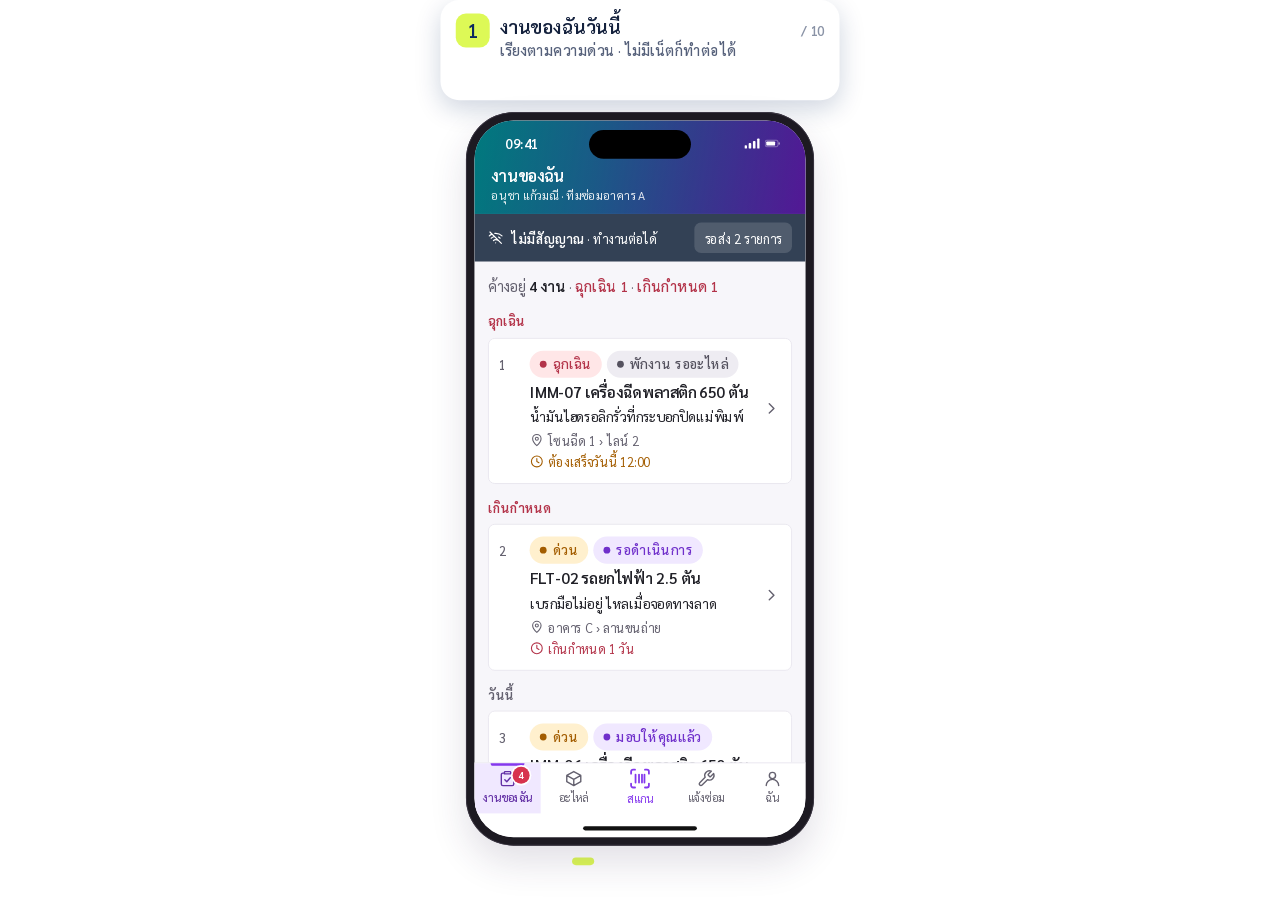
<file: embed/live/phone-tech.html>
<!doctype html>
<html lang="th">
<head>
<meta charset="utf-8">
<meta name="viewport" content="width=device-width, initial-scale=1">
<title>ช่างซ่อม · มือถือ</title>
<link rel="stylesheet" href="phone-kit.css">
<link rel="stylesheet" href="phone-run.css">
</head>
<body>
<script src="phone-kit.js"></script>
<script src="phone-run.js"></script>
<script>
/* ช่าง (อนุชา แก้วมณี) — WO-2026-0103 IMM-06
   สถานะ 0–7 = ทำงาน (สไลด์ s3) · 8–9 = ปิดงาน (สไลด์ s4) */
const CK = [
  ['ระดับน้ำมันในถัง', 'ผ่าน / ไม่ผ่าน', 'pf'],
  ['รอยรั่วที่ข้อต่อและท่ออ่อน', 'ผ่าน / ไม่ผ่าน', 'pf'],
  ['แรงดันระบบขณะฉีด', 'ค่าวัด · เกณฑ์ 140–160 bar', 'm'],
  ['อุณหภูมิน้ำมัน', 'ค่าวัด · เกณฑ์ 40–55 °C', 'm'],
  ['เสียงปั๊มขณะเดินเครื่อง', 'ผ่าน / ไม่ผ่าน', 'pf'],
  ['ตัวบอกไส้กรองอุดตัน', 'ผ่าน / ไม่ผ่าน', 'pf'],
];
const EXTRA = [{
  role: 'tec', id: 'tc', title: 'เช็กลิสต์ระบบไฮดรอลิก', sub: 'WO-2026-0103 · IMM-06 · 6 ข้อ', back: 't3', tab: 0, prog: 0,
  body: `<p class="sum">ทำแล้ว <b id="ckn">0 จาก 6</b> ข้อ</p>
  <div class="ckl">${CK.map(([t, s, k], i) => `<div class="it ${k === 'm' ? 'need' : ''}" id="ck${i}" data-t><span class="no">${i + 1}</span><span class="tx"><b>${t}</b><small>${s}</small></span><span class="st">${k === 'm' ? 'กรอกค่า' : 'รอตรวจ'}</span></div>`).join('')}</div>
  <div class="followup pr-hide" id="fu">${I('alert')}<span><b>เปิดงานซ่อมต่อเนื่อง WO-2026-0104 แล้ว</b><br>แรงดัน 172 bar เกินเกณฑ์ · ส่งให้หัวหน้าคัดกรอง งานนี้ทำต่อได้</span></div>`,
  act: `<button class="btn sec" id="allpass">${I('check')}ผ่านหมด</button><button class="btn pri">บันทึก ไปมิเตอร์</button>`
}];
const S = id => document.querySelector('.screen[data-sid="' + id + '"]');
const pri = a => a.tap('.act .btn.pri', { after: 120 });
const ckSet = (a, i, cls, st) => a.set('#ck' + i, el => { el.className = 'it ' + cls; el.querySelector('.st').textContent = st; });
const ckCount = (a, n) => a.set('#ckn', el => el.textContent = n + ' จาก 6');
PR.run({
  role: 'ช่าง', extra: EXTRA,
  steps: [
    { cap: '<b>งานของฉันวันนี้</b><small>เรียงตามความด่วน · ไม่มีเน็ตก็ทำต่อได้</small>',
      run: async a => {
        await a.go('t1');
        const r = a.find('@IMM-06 เครื่องฉีด'); r.classList.remove('sel');
      } },
    { cap: '<b>เปิดงาน IMM-06</b><small>เห็นรูป เสียง และประวัติ ก่อนออกไปหน้างาน</small>',
      run: async a => { await a.tap('@IMM-06 เครื่องฉีด', { after: 80 }); await a.go('t2'); } },
    { cap: '<b>สแกน QR ที่เครื่อง เริ่มจับเวลา</b><small>เวลาซ่อมเป็นเวลาจริง ไม่ใช่กรอกย้อนหลัง</small>',
      run: async a => {
        const t3 = S('t3'), r1 = t3.querySelector('.list .row');
        r1.querySelector('.chips').innerHTML = chip('ยังไม่เริ่ม', 'neu');
        r1.querySelector('.meta').innerHTML = `<span>${I('clip')}6 ข้อ</span>`;
        t3.querySelector('.act .btn.pri').textContent = 'เริ่มเช็กลิสต์';
        await a.tap('.act .btn.pri', { after: 60 });
        await a.scan('สแกน QR ที่เครื่อง', 'IMM-06 · ตรงเครื่อง');
        await a.go('t3');
        a.timer('.timer .t', 0);
      } },
    { cap: '<b>เช็กลิสต์ ข้อที่ปกติ กด “ผ่านหมด”</b><small>ทีเดียวจบ เหลือเฉพาะข้อที่ต้องกรอกค่าวัด</small>',
      run: async a => {
        await a.tap('@เช็กลิสต์ระบบไฮดรอลิก', { after: 80 }); await a.go('tc');
        await a.tap('#allpass', { after: 150 });
        let n = 0;
        for (const i of [0, 1, 4, 5]) { await a.wait(260); ckSet(a, i, 'ok', 'ผ่าน'); ckCount(a, ++n); }
      } },
    { cap: '<b>ค่าวัด 172 bar เกินเกณฑ์</b><small>ขึ้นแดงทันที พร้อมบอกว่าระบบจะทำอะไรต่อ</small>',
      run: async a => {
        const t5 = S('t5');
        const v = t5.querySelector('.measure .val'); v.id = 'mv'; v.firstChild.textContent = ''; v.classList.add('okv');
        t5.querySelector('.gauge .okz').style.cssText = 'left:70%;width:10%';
        const pt = t5.querySelector('.gauge .pt'); pt.id = 'gpt'; pt.style.display = 'none';
        const nb = t5.querySelector('.note.bad'); nb.id = 'mnote'; nb.classList.add('pr-hide');
        t5.querySelector('.dots').innerHTML = '<i class="d"></i><i class="d"></i><i class="c"></i><i></i><i class="d"></i><i class="d"></i>';
        t5.querySelector('.abt b').textContent = 'เช็กลิสต์ · ข้อ 3 จาก 6';
        t5.querySelector('.act .btn.pri').textContent = 'บันทึก';
        await a.tap('#ck2', { after: 80 }); await a.go('t5');
        await a.type('#mv', '172', { ms: 260, each: s => { const n = +s; pt.style.display = ''; pt.style.left = Math.min(98, n / 200 * 100 * (s.length < 3 ? 0 : 1) || 2) + '%'; } });
        a.set('#mv', el => el.classList.remove('okv'));
        await a.pop('#mnote');
      } },
    { cap: '<b>ระบบเปิดงานซ่อมต่อเนื่องให้เอง</b><small>งานนี้ไม่ติด ช่างทำข้อถัดไปต่อได้</small>',
      run: async a => {
        await pri(a); await a.go('tc', 'back');
        ckSet(a, 2, 'bad', '172 bar · เกิน'); ckCount(a, 5);
        await a.pop('#fu');
        await a.tap('#ck3', { press: false });
        ckSet(a, 3, 'ok', '48 °C'); ckCount(a, 6);
      } },
    { cap: '<b>บันทึกมิเตอร์</b><small>เห็นส่วนต่างทันที · ค่านี้ใช้ตั้งรอบ PM ถัดไป</small>',
      run: async a => {
        const t6 = S('t6');
        const v = t6.querySelector('.measure .val'); v.id = 'mv6'; v.firstChild.textContent = '';
        t6.querySelectorAll('.note').forEach((n, k) => { n.id = 'm6n' + k; n.classList.add('pr-hide'); });
        await pri(a); await a.go('t6');
        await a.type('#mv6', '18,618', { ms: 140 });
        await a.pop('#m6n0'); await a.pop('#m6n1');
      } },
    { cap: '<b>เบิกอะไหล่จาก BOM</b><small>รายการมาจากชุดปั๊มไฮดรอลิก · คลังเห็นคำขอทันที</small>',
      run: async a => {
        const t7 = S('t7'), rows = [...t7.querySelectorAll('.list .row')];
        rows.forEach((r, k) => { r.id = 'bom' + k; const sp = r.querySelector('.step'); sp.classList.add('zero'); sp.querySelector('span').textContent = '0'; });
        t7.querySelector('.act .btn.pri').textContent = 'ส่งขอเบิก';
        await pri(a); await a.go('t7');
        const plus = async (k, to) => {
          for (let n = 1; n <= to; n++) {
            await a.tap('#bom' + k + ' [aria-label="เพิ่ม"]', { after: 90 });
            a.set('#bom' + k + ' .step', sp => { sp.classList.remove('zero'); sp.querySelector('span').textContent = n; });
          }
        };
        await plus(0, 2); await plus(1, 1);
        await a.tap('#bom2 .step span', { press: false, after: 60 });
        a.set('#bom2 .step', sp => sp.classList.remove('zero'));
        await a.type('#bom2 .step span', '20', { ms: 160 });
        a.set('.act .btn.pri', b => b.textContent = 'ส่งขอเบิก 3 รายการ');
        await a.tap('.act .btn.pri');
        await a.toast('ส่งขอเบิก 3 รายการแล้ว', 'คลังอะไหล่อาคาร A ได้รับคำขอ · โอริงหมด ส่งขอซื้อ');
      } },
    { cap: '<b>ปิดงาน · สาเหตุและวิธีแก้</b><small>เลือกจากชุดคำกลาง จึงนับได้ว่าเสียเพราะอะไรบ่อย</small>',
      run: async a => {
        const t8 = S('t8');
        t8.querySelectorAll('.pk').forEach(p => p.setAttribute('aria-pressed', 'false'));
        const ta = t8.querySelector('.inp.ta'); ta.id = 'fix'; ta.textContent = '';
        a.clearToast();
        await a.go('t8');
        await a.tap('@สึกหรอตามอายุ');
        await a.type('#fix', 'เปลี่ยนซีลกระบอกสูบ 2 ชิ้น และไส้กรองน้ำมัน เติมน้ำมัน 20 ลิตร ทดลองเดิน 30 รอบ เสียงปกติ ไม่มีซึม', { ms: 18 });
      } },
    { cap: '<b>รูปหลังซ่อม + ลายเซ็น แล้วส่ง</b><small>ระบบบอกว่าครบหรือยัง ก่อนให้กดส่ง</small>',
      run: async a => {
        const t9 = S('t9');
        t9.querySelectorAll('.media .ph').forEach((p, k) => { p.id = 'af' + k; if (k < 2) p.classList.add('pr-hide'); });
        t9.querySelector('.opt').setAttribute('aria-pressed', 'false');
        const sig = t9.querySelector('.sig'); sig.id = 'sig'; sig.querySelector('svg').style.visibility = 'hidden';
        await pri(a); await a.go('t9');
        await a.tap('#af2', { press: false }); await a.pop('#af0');
        await a.tap('#af2', { press: false }); await a.pop('#af1');
        await a.tap('@เครื่องพร้อมใช้งาน');
        await a.scrollTo(600);
        a.set('#sig svg', s => s.style.visibility = '');
        a.cls('#sig', 'draw', !a.fast);
        await a.wait(1400);
        await a.tap('.act .btn.pri');
        await a.toast('ส่งปิดงานแล้ว', 'WO-2026-0103 · รอหัวหน้าตรวจรับ');
      } },
  ]
});
</script>
</body>
</html>
</file>
<file: embed/live/vibeops-themes.css>
/* สร้างโดย scripts/sync-brand.mjs จาก brand/themes/tokens-*.css — ห้ามแก้มือ */
@font-face{font-family:"Sarabun";src:url("fonts/Sarabun-Regular.woff2") format("woff2");font-weight:400;font-display:swap}
@font-face{font-family:"Sarabun";src:url("fonts/Sarabun-Medium.woff2") format("woff2");font-weight:500;font-display:swap}
@font-face{font-family:"Sarabun";src:url("fonts/Sarabun-Bold.woff2") format("woff2");font-weight:700;font-display:swap}
@font-face{font-family:"Sarabun";src:url("fonts/Sarabun-SemiBold.woff2") format("woff2");font-weight:600;font-display:swap}
/* ---- tokens-erp.css ---- */
[data-vo-theme="erp"]{
  --vo-font:"Sarabun", Tahoma, sans-serif;
  --vo-fs-xs:13px;--vo-fs-sm:15px;--vo-fs-base:17px;--vo-fs-lg:19px;--vo-fs-xl:22px;--vo-fs-num:26px;--vo-fs-display:32px;--vo-fs-cta:19px;
  --vo-fw-regular:400;--vo-fw-medium:500;--vo-fw-semibold:500;--vo-fw-bold:500;
  --vo-fw-heading:500;--vo-fw-label:500;--vo-fw-num:500;--vo-fw-cta:500;
  --vo-heading-tracking:0;--vo-label-tracking:0;
  --vo-lh-body:1.55;--vo-lh-heading:1.35;
  --vo-space-1:4px;--vo-space-2:8px;--vo-space-3:12px;--vo-space-4:16px;--vo-space-5:20px;--vo-space-6:24px;--vo-space-7:32px;
  --vo-radius-control:8px;--vo-radius-card:12px;--vo-radius-sheet:16px;--vo-radius-pill:999px;--vo-radius-icon:22%;--vo-radius-logo:8px;--vo-radius-scan:12px;
  --vo-tap:48px;--vo-tap-large:56px;--vo-appbar:56px;--vo-focus-ring:2px;--vo-border-w:1px;--vo-input-focus-w:2px;
  --vo-font-mono:ui-monospace,"SF Mono",Menlo,monospace;
  --vo-side-w:272px;--vo-th-h:44px;--vo-row-h:48px;--vo-th-fs:13px;--vo-th-fw:700;--vo-th-tracking:.02em;
  color-scheme:light;
  --vo-page:#F4F6FB;--vo-page-bg:#F4F6FB;
  --vo-surface:#FFFFFF;--vo-surface-2:#F1F5F9;
  --vo-line:#E2E8F0;--vo-line-strong:#64748B;--vo-input-line:#7C8AA0;--vo-row-line:#F1F5F9;
  --vo-text:#0F172A;--vo-text-2:#475569;
  --vo-primary:#4F46E5;--vo-primary-bg:#0F172A;--vo-primary-hover:#1E293B;
  --vo-on-primary:#FFFFFF;--vo-primary-soft:#EEF2FF;--vo-primary-strong:#4338CA;
  --vo-link:#4F46E5;--vo-focus:#4F46E5;--vo-focus-glow:0 0 0 3px rgba(79,70,229,.18);
  --vo-selected-bg:#FFFFFF;--vo-selected-border:#4F46E5;--vo-on-selected:#FFFFFF;
  --vo-progress:#4F46E5;
  --vo-secondary:#0F766E;--vo-on-secondary:#FFFFFF;
  --vo-accent:#0F172A;--vo-on-accent:#FFFFFF;
  --vo-appbar-bg:#0F172A;--vo-appbar-fg:#FFFFFF;--vo-appbar-fg-2:#CBD5E1;--vo-appbar-line:transparent;
  --vo-top-bg:#FFFFFF;--vo-top-fg:#0F172A;--vo-top-fg-2:#64748B;--vo-pagehead-bg:#F1F5F9;--vo-doc-fg:#0F172A;--vo-th-divider:#E2E8F0;--vo-pg-on-bg:#0F172A;--vo-pg-on-fg:#FFFFFF;
  --vo-hero-bg:#FFFFFF;--vo-hero-fg:#0F172A;--vo-hero-fg-2:#475569;
  --vo-hero-deco:rgba(15,23,42,.05);--vo-hero-border:1px solid #E2E8F0;
  --vo-nav-bg:#FFFFFF;--vo-nav-fg:#475569;--vo-nav-active:#0F172A;--vo-nav-active-bg:#E2E8F0;
  --vo-side-bg:#FFFFFF;--vo-side-fg:#475569;--vo-side-fg-2:#64748B;--vo-side-fg-strong:#0F172A;--vo-side-active:#FFFFFF;--vo-side-active-bg:#0F172A;
  --vo-th-bg:#F8FAFC;--vo-th-fg:#64748B;--vo-row-sel:#EEF2FF;
  --vo-shadow-card:0 1px 3px rgba(15,23,42,.04);
  --vo-shadow-raised:0 1px 3px rgba(15,23,42,.05),0 2px 6px rgba(15,23,42,.05);
  --vo-shadow-accent:none;
  --vo-ok:#14532D;--vo-ok-bg:#DCFCE7;
  --vo-warn:#78350F;--vo-warn-bg:#FEF3C7;
  --vo-bad:#7F1D1D;--vo-bad-bg:#FEE2E2;
  --vo-offline:#334155;--vo-offline-bg:#F1F5F9;
  --vo-pending:#1E3A8A;--vo-pending-bg:#DBEAFE;
}
[data-vo-theme="erp"][data-theme="dark"]{
  color-scheme:dark;
  --vo-page:#06080D;--vo-page-bg:#06080D;
  --vo-surface:#0E1118;--vo-surface-2:#161A23;
  --vo-line:#1E2230;--vo-line-strong:#64748B;--vo-input-line:#64748B;--vo-row-line:#161A23;
  --vo-text:#F8FAFC;--vo-text-2:#94A3B8;
  --vo-primary:#818CF8;--vo-primary-bg:#E2E8F0;--vo-primary-hover:#F8FAFC;
  --vo-on-primary:#0B0D12;--vo-primary-soft:#1B1E3A;--vo-primary-strong:#A5B4FC;
  --vo-link:#A5B4FC;--vo-focus:#818CF8;--vo-focus-glow:0 0 0 3px rgba(129,140,248,.25);
  --vo-selected-bg:#0E1118;--vo-selected-border:#818CF8;--vo-on-selected:#06080D;
  --vo-progress:#818CF8;
  --vo-secondary:#5EEAD4;--vo-on-secondary:#06080D;
  --vo-accent:#E2E8F0;--vo-on-accent:#0B0D12;
  --vo-appbar-bg:#0A0C10;--vo-appbar-fg:#F8FAFC;--vo-appbar-fg-2:#94A3B8;--vo-appbar-line:transparent;
  --vo-top-bg:#0A0C10;--vo-top-fg:#F8FAFC;--vo-top-fg-2:#94A3B8;--vo-pagehead-bg:#11141B;--vo-doc-fg:#F8FAFC;--vo-th-divider:#1E2230;--vo-pg-on-bg:#E2E8F0;--vo-pg-on-fg:#0B0D12;
  --vo-hero-bg:#0E1118;--vo-hero-fg:#F8FAFC;--vo-hero-fg-2:#94A3B8;
  --vo-hero-deco:rgba(226,232,240,.06);--vo-hero-border:1px solid #1E2230;
  --vo-nav-bg:#0A0C10;--vo-nav-fg:#94A3B8;--vo-nav-active:#F8FAFC;--vo-nav-active-bg:#1E2230;
  --vo-side-bg:#0A0C10;--vo-side-fg:#94A3B8;--vo-side-fg-2:#64748B;--vo-side-fg-strong:#F8FAFC;--vo-side-active:#0B0D12;--vo-side-active-bg:#E2E8F0;
  --vo-th-bg:#11141B;--vo-th-fg:#94A3B8;--vo-row-sel:#151833;
  --vo-shadow-card:none;
  --vo-shadow-raised:0 1px 3px rgba(0,0,0,.4);
  --vo-shadow-accent:none;
  --vo-ok:#34D399;--vo-ok-bg:#0F2A20;
  --vo-warn:#FBBF24;--vo-warn-bg:#2B2210;
  --vo-bad:#FCA5A5;--vo-bad-bg:#321717;
  --vo-offline:#CBD5E1;--vo-offline-bg:#1A1F2A;
  --vo-pending:#38BDF8;--vo-pending-bg:#0C2433;
}
@media (prefers-color-scheme:dark){
[data-vo-theme="erp"]:not([data-theme="light"]){
  color-scheme:dark;
  --vo-page:#06080D;--vo-page-bg:#06080D;
  --vo-surface:#0E1118;--vo-surface-2:#161A23;
  --vo-line:#1E2230;--vo-line-strong:#64748B;--vo-input-line:#64748B;--vo-row-line:#161A23;
  --vo-text:#F8FAFC;--vo-text-2:#94A3B8;
  --vo-primary:#818CF8;--vo-primary-bg:#E2E8F0;--vo-primary-hover:#F8FAFC;
  --vo-on-primary:#0B0D12;--vo-primary-soft:#1B1E3A;--vo-primary-strong:#A5B4FC;
  --vo-link:#A5B4FC;--vo-focus:#818CF8;--vo-focus-glow:0 0 0 3px rgba(129,140,248,.25);
  --vo-selected-bg:#0E1118;--vo-selected-border:#818CF8;--vo-on-selected:#06080D;
  --vo-progress:#818CF8;
  --vo-secondary:#5EEAD4;--vo-on-secondary:#06080D;
  --vo-accent:#E2E8F0;--vo-on-accent:#0B0D12;
  --vo-appbar-bg:#0A0C10;--vo-appbar-fg:#F8FAFC;--vo-appbar-fg-2:#94A3B8;--vo-appbar-line:transparent;
  --vo-top-bg:#0A0C10;--vo-top-fg:#F8FAFC;--vo-top-fg-2:#94A3B8;--vo-pagehead-bg:#11141B;--vo-doc-fg:#F8FAFC;--vo-th-divider:#1E2230;--vo-pg-on-bg:#E2E8F0;--vo-pg-on-fg:#0B0D12;
  --vo-hero-bg:#0E1118;--vo-hero-fg:#F8FAFC;--vo-hero-fg-2:#94A3B8;
  --vo-hero-deco:rgba(226,232,240,.06);--vo-hero-border:1px solid #1E2230;
  --vo-nav-bg:#0A0C10;--vo-nav-fg:#94A3B8;--vo-nav-active:#F8FAFC;--vo-nav-active-bg:#1E2230;
  --vo-side-bg:#0A0C10;--vo-side-fg:#94A3B8;--vo-side-fg-2:#64748B;--vo-side-fg-strong:#F8FAFC;--vo-side-active:#0B0D12;--vo-side-active-bg:#E2E8F0;
  --vo-th-bg:#11141B;--vo-th-fg:#94A3B8;--vo-row-sel:#151833;
  --vo-shadow-card:none;
  --vo-shadow-raised:0 1px 3px rgba(0,0,0,.4);
  --vo-shadow-accent:none;
  --vo-ok:#34D399;--vo-ok-bg:#0F2A20;
  --vo-warn:#FBBF24;--vo-warn-bg:#2B2210;
  --vo-bad:#FCA5A5;--vo-bad-bg:#321717;
  --vo-offline:#CBD5E1;--vo-offline-bg:#1A1F2A;
  --vo-pending:#38BDF8;--vo-pending-bg:#0C2433;
}
}
/* ---- tokens-industrial.css ---- */
[data-vo-theme="industrial"]{
  --vo-selected-bg:#F0F7FF;--vo-selected-border:#3B82F6;--vo-on-selected:#FFFFFF;--vo-fs-cta:18px;--vo-fw-cta:700;
  
  --vo-fs-display:40px;
  --vo-fw-regular:400;
  --vo-fw-medium:500;
  --vo-fw-semibold:600;
  --vo-fw-bold:700;
  --vo-lh-heading:1.35;
  --vo-space-1:4px;
  --vo-space-2:8px;
  --vo-space-3:12px;
  --vo-space-4:16px;
  --vo-space-5:24px;
  --vo-space-6:32px;
  --vo-space-7:48px;
  --vo-focus-ring:1px;
  --vo-radius-icon:10%;
color-scheme:light;
  --vo-font:"Sarabun", Tahoma, sans-serif;
  --vo-fs-xs:13px;
  --vo-fs-sm:14px;
  --vo-fs-base:16px;
  --vo-fs-lg:18px;
  --vo-fs-xl:22px;
  --vo-fs-num:30px;
  --vo-lh-body:1.55;
  --vo-tap:48px;
  --vo-tap-large:56px;
  --vo-appbar:56px;
  --vo-radius-control:3px;
  --vo-radius-card:4px;
  --vo-radius-sheet:6px;
  --vo-radius-pill:4px;
  --vo-radius-logo:4px;
  --vo-radius-scan:4px;
  --vo-border-w:1px;
  --vo-input-focus-w:1px;
  --vo-fw-heading:700;
  --vo-fw-label:600;
  --vo-fw-num:700;
  --vo-heading-tracking:0.005em;
  --vo-label-tracking:0.02em;
  --vo-page:#F8FAFC;
  --vo-page-bg:#F8FAFC;
  --vo-surface:#FFFFFF;
  --vo-surface-2:#F1F5F9;
  --vo-line:#E2E8F0;
  --vo-line-strong:#CBD5E1;
  --vo-text:#16181B;
  --vo-text-2:#454A52;
  --vo-primary:#23262B;
  --vo-primary-bg:#23262B;
  --vo-primary-hover:#3A3F46;
  --vo-on-primary:#FFFFFF;
  --vo-primary-soft:#F1F5F9;
  --vo-primary-strong:#23262B;
  --vo-link:#2563EB;
  --vo-focus:#3B82F6;
  --vo-focus-glow:0 0 0 2px rgba(59,130,246,.15);
  --vo-progress:#F2B100;
  --vo-secondary:#B8420C;
  --vo-on-secondary:#FFFFFF;
  --vo-accent:#FFC400;
  --vo-on-accent:#111214;
  --vo-appbar-bg:#17181B;--vo-appbar-accent:#FFC400;
  --vo-appbar-fg:#F6F6F4;
  --vo-appbar-fg-2:#B9BDC3;
  --vo-appbar-line:transparent;
  --vo-hero-bg:#1E2024;
  --vo-hero-fg:#FFFFFF;
  --vo-hero-fg-2:#C3C7CD;
  --vo-hero-deco:#2D3036;
  --vo-hero-border:2px solid #0F1012;
  --vo-nav-bg:#FFFFFF;
  --vo-nav-fg:#454A52;
  --vo-nav-active:#111214;
  --vo-nav-active-bg:#FFC400;
  --vo-shadow-card:0 1px 2px rgba(22,24,27,.14);
  --vo-shadow-raised:0 2px 4px rgba(22,24,27,.30);
  --vo-shadow-accent:0 2px 5px rgba(22,24,27,.40);
  --vo-ok:#14532D;
  --vo-ok-bg:#DAEEDF;
  --vo-warn:#5A3600;
  --vo-warn-bg:#F3D9A4;
  --vo-bad:#8A1710;
  --vo-bad-bg:#F9DCD8;
  --vo-offline:#363B43;
  --vo-offline-bg:#DADCE0;
  --vo-pending:#43308A;
  --vo-pending-bg:#E5E0F5;
}
[data-vo-theme="industrial"][data-theme="dark"]{
  --vo-selected-bg:#1C1E21;--vo-selected-border:#FFC400;--vo-on-selected:#111214;color-scheme:dark;
  --vo-page:#121315;
  --vo-page-bg:#121315;
  --vo-surface:#1C1E21;
  --vo-surface-2:#272A2E;
  --vo-line:#3B3F45;
  --vo-line-strong:#8C929B;
  --vo-text:#EEEFF0;
  --vo-text-2:#B0B5BC;
  --vo-primary:#FFC400;
  --vo-primary-bg:#FFC400;
  --vo-primary-hover:#FFD43B;
  --vo-on-primary:#111214;
  --vo-primary-soft:#2E2A18;
  --vo-primary-strong:#FFC400;
  --vo-link:#FFD34D;
  --vo-focus:#FFC400;
  --vo-focus-glow:0 0 0 4px rgba(255,196,0,.35);
  --vo-progress:#FFC400;
  --vo-secondary:#FF8A4C;
  --vo-on-secondary:#150A03;
  --vo-accent:#FFC400;
  --vo-on-accent:#111214;
  --vo-appbar-bg:#0B0B0C;--vo-appbar-accent:#FFC400;
  --vo-appbar-fg:#F6F6F4;
  --vo-appbar-fg-2:#A9AEB5;
  --vo-appbar-line:transparent;
  --vo-hero-bg:#26292E;
  --vo-hero-fg:#FFFFFF;
  --vo-hero-fg-2:#C3C7CD;
  --vo-hero-deco:#33373D;
  --vo-hero-border:2px solid #3B3F45;
  --vo-nav-bg:#17181B;
  --vo-nav-fg:#B0B5BC;
  --vo-nav-active:#FFC400;
  --vo-nav-active-bg:#352D0B;
  --vo-shadow-card:none;
  --vo-shadow-raised:0 2px 4px rgba(0,0,0,.5);
  --vo-shadow-accent:0 2px 5px rgba(0,0,0,.6);
  --vo-ok:#8EDCA6;
  --vo-ok-bg:#16291D;
  --vo-warn:#F2B25C;
  --vo-warn-bg:#36240C;
  --vo-bad:#FFA9A0;
  --vo-bad-bg:#3A1E1B;
  --vo-offline:#C0C5CC;
  --vo-offline-bg:#2A2D32;
  --vo-pending:#CDBBFF;
  --vo-pending-bg:#2A2145;
}
@media (prefers-color-scheme:dark){
[data-vo-theme="industrial"]:not([data-theme="light"]){
  --vo-selected-bg:#1C1E21;--vo-selected-border:#FFC400;--vo-on-selected:#111214;color-scheme:dark;
  --vo-page:#121315;
  --vo-page-bg:#121315;
  --vo-surface:#1C1E21;
  --vo-surface-2:#272A2E;
  --vo-line:#3B3F45;
  --vo-line-strong:#8C929B;
  --vo-text:#EEEFF0;
  --vo-text-2:#B0B5BC;
  --vo-primary:#FFC400;
  --vo-primary-bg:#FFC400;
  --vo-primary-hover:#FFD43B;
  --vo-on-primary:#111214;
  --vo-primary-soft:#2E2A18;
  --vo-primary-strong:#FFC400;
  --vo-link:#FFD34D;
  --vo-focus:#FFC400;
  --vo-focus-glow:0 0 0 4px rgba(255,196,0,.35);
  --vo-progress:#FFC400;
  --vo-secondary:#FF8A4C;
  --vo-on-secondary:#150A03;
  --vo-accent:#FFC400;
  --vo-on-accent:#111214;
  --vo-appbar-bg:#0B0B0C;--vo-appbar-accent:#FFC400;
  --vo-appbar-fg:#F6F6F4;
  --vo-appbar-fg-2:#A9AEB5;
  --vo-appbar-line:transparent;
  --vo-hero-bg:#26292E;
  --vo-hero-fg:#FFFFFF;
  --vo-hero-fg-2:#C3C7CD;
  --vo-hero-deco:#33373D;
  --vo-hero-border:2px solid #3B3F45;
  --vo-nav-bg:#17181B;
  --vo-nav-fg:#B0B5BC;
  --vo-nav-active:#FFC400;
  --vo-nav-active-bg:#352D0B;
  --vo-shadow-card:none;
  --vo-shadow-raised:0 2px 4px rgba(0,0,0,.5);
  --vo-shadow-accent:0 2px 5px rgba(0,0,0,.6);
  --vo-ok:#8EDCA6;
  --vo-ok-bg:#16291D;
  --vo-warn:#F2B25C;
  --vo-warn-bg:#36240C;
  --vo-bad:#FFA9A0;
  --vo-bad-bg:#3A1E1B;
  --vo-offline:#C0C5CC;
  --vo-offline-bg:#2A2D32;
  --vo-pending:#CDBBFF;
  --vo-pending-bg:#2A2145;
}
}
/* ---- tokens-owner.css ---- */
[data-vo-theme="owner"]{
  --vo-font:"Sarabun", Tahoma, sans-serif;
  --vo-fs-xs:13px;--vo-fs-sm:14px;--vo-fs-base:16px;--vo-fs-lg:18px;--vo-fs-xl:22px;--vo-fs-num:28px;--vo-fs-display:40px;--vo-fs-cta:20px;
  --vo-fw-regular:400;--vo-fw-medium:500;--vo-fw-semibold:600;--vo-fw-bold:700;
  --vo-fw-heading:600;--vo-fw-label:600;--vo-fw-num:600;--vo-fw-cta:700;
  --vo-heading-tracking:-0.005em;--vo-label-tracking:0;
  --vo-lh-body:1.55;--vo-lh-heading:1.35;
  --vo-space-1:4px;--vo-space-2:8px;--vo-space-3:12px;--vo-space-4:16px;--vo-space-5:24px;--vo-space-6:32px;--vo-space-7:48px;
  --vo-radius-control:10px;--vo-radius-card:12px;--vo-radius-sheet:16px;--vo-radius-pill:999px;--vo-radius-icon:22%;--vo-radius-logo:9px;--vo-radius-scan:16px;
  --vo-tap:48px;--vo-tap-large:56px;--vo-appbar:58px;--vo-focus-ring:3px;--vo-border-w:1px;--vo-input-focus-w:2px;
  color-scheme:light;
  --vo-page:#F6F8FB;--vo-page-bg:#F6F8FB;
  --vo-surface:#FFFFFF;--vo-surface-2:#E9EEF5;
  --vo-line:#CFD7E3;--vo-line-strong:#6B7A90;
  --vo-text:#162033;--vo-text-2:#56657A;
  --vo-primary:#2457A6;--vo-primary-bg:#2457A6;--vo-primary-hover:#1C4688;
  --vo-on-primary:#FFFFFF;--vo-primary-soft:#E6EEF9;--vo-primary-strong:#1C4688;
  --vo-link:#2457A6;--vo-focus:#2457A6;--vo-focus-glow:0 0 0 4px rgba(36,87,166,.16);
  --vo-selected-bg:#FFFFFF;--vo-selected-border:#2457A6;--vo-on-selected:#FFFFFF;
  --vo-progress:#2457A6;
  --vo-secondary:#E85D2A;--vo-on-secondary:#162033;--vo-secondary-strong:#B8441A;--vo-secondary-light:#FF7A4D;
  --vo-accent:#E85D2A;--vo-on-accent:#FFFFFF;
  --vo-appbar-bg:#FFFFFF;--vo-appbar-accent:#1C4688;--vo-appbar-fg:#162033;--vo-appbar-fg-2:#56657A;--vo-appbar-line:transparent;
  --vo-hero-bg:#FFFFFF;--vo-hero-fg:#162033;--vo-hero-fg-2:#56657A;
  --vo-hero-deco:rgba(255,122,77,.16);--vo-hero-border:1px solid #CFD7E3;
  --vo-nav-bg:#FFFFFF;--vo-nav-fg:#56657A;--vo-nav-active:#1C4688;--vo-nav-active-bg:#E6EEF9;
  --vo-shadow-card:0 1px 2px rgba(22,32,51,.04),0 4px 12px -6px rgba(22,32,51,.08);
  --vo-shadow-raised:0 1px 2px rgba(22,32,51,.05),0 8px 20px -10px rgba(22,32,51,.16);
  --vo-shadow-accent:0 1px 2px rgba(22,32,51,.08),0 8px 16px -8px rgba(232,93,42,.45);
  --vo-ok:#17572F;--vo-ok-bg:#E2F0E6;
  --vo-warn:#6B4500;--vo-warn-bg:#FBEDC9;
  --vo-bad:#8C1D13;--vo-bad-bg:#FBE4E1;
  --vo-offline:#3F4A5A;--vo-offline-bg:#E4E8EE;
  --vo-pending:#4F2F9E;--vo-pending-bg:#ECE6F8;
}
[data-vo-theme="owner"][data-theme="dark"]{
  color-scheme:dark;
  --vo-page:#0F1522;--vo-page-bg:#0F1522;
  --vo-surface:#172033;--vo-surface-2:#1F2A40;
  --vo-line:#2C3850;--vo-line-strong:#7D8AA3;
  --vo-text:#EEF2F8;--vo-text-2:#A9B5C8;
  --vo-primary:#2F67BF;--vo-primary-bg:#2F67BF;--vo-primary-hover:#2457A6;
  --vo-on-primary:#FFFFFF;--vo-primary-soft:#1D2F4E;--vo-primary-strong:#9DC0F5;
  --vo-link:#8FB6F0;--vo-focus:#8FB6F0;--vo-focus-glow:0 0 0 4px rgba(143,182,240,.22);
  --vo-selected-bg:#172033;--vo-selected-border:#8FB6F0;--vo-on-selected:#0F1522;
  --vo-progress:#5C8FE0;
  --vo-secondary:#FF7A4D;--vo-on-secondary:#162033;--vo-secondary-strong:#FF9A75;--vo-secondary-light:#FF7A4D;
  --vo-accent:#FF7A4D;--vo-on-accent:#162033;
  --vo-appbar-bg:#131B2B;--vo-appbar-accent:#9DC0F5;--vo-appbar-fg:#EEF2F8;--vo-appbar-fg-2:#A9B5C8;--vo-appbar-line:transparent;
  --vo-hero-bg:#172033;--vo-hero-fg:#EEF2F8;--vo-hero-fg-2:#A9B5C8;
  --vo-hero-deco:rgba(255,122,77,.14);--vo-hero-border:1px solid #2C3850;
  --vo-nav-bg:#131B2B;--vo-nav-fg:#A9B5C8;--vo-nav-active:#9DC0F5;--vo-nav-active-bg:#1D2F4E;
  --vo-shadow-card:0 1px 2px rgba(0,0,0,.3),0 6px 16px -8px rgba(0,0,0,.5);
  --vo-shadow-raised:0 1px 2px rgba(0,0,0,.35),0 10px 24px -10px rgba(0,0,0,.6);
  --vo-shadow-accent:0 1px 2px rgba(0,0,0,.35),0 8px 18px -8px rgba(0,0,0,.6);
  --vo-ok:#8BD3A3;--vo-ok-bg:#16291F;
  --vo-warn:#EBC377;--vo-warn-bg:#30271A;
  --vo-bad:#F4A39A;--vo-bad-bg:#3B2220;
  --vo-offline:#B6BFCB;--vo-offline-bg:#232C3C;
  --vo-pending:#C3B0F2;--vo-pending-bg:#2A2342;
}
@media (prefers-color-scheme:dark){
[data-vo-theme="owner"]:not([data-theme="light"]){
  color-scheme:dark;
  --vo-page:#0F1522;--vo-page-bg:#0F1522;
  --vo-surface:#172033;--vo-surface-2:#1F2A40;
  --vo-line:#2C3850;--vo-line-strong:#7D8AA3;
  --vo-text:#EEF2F8;--vo-text-2:#A9B5C8;
  --vo-primary:#2F67BF;--vo-primary-bg:#2F67BF;--vo-primary-hover:#2457A6;
  --vo-on-primary:#FFFFFF;--vo-primary-soft:#1D2F4E;--vo-primary-strong:#9DC0F5;
  --vo-link:#8FB6F0;--vo-focus:#8FB6F0;--vo-focus-glow:0 0 0 4px rgba(143,182,240,.22);
  --vo-selected-bg:#172033;--vo-selected-border:#8FB6F0;--vo-on-selected:#0F1522;
  --vo-progress:#5C8FE0;
  --vo-secondary:#FF7A4D;--vo-on-secondary:#162033;--vo-secondary-strong:#FF9A75;--vo-secondary-light:#FF7A4D;
  --vo-accent:#FF7A4D;--vo-on-accent:#162033;
  --vo-appbar-bg:#131B2B;--vo-appbar-accent:#9DC0F5;--vo-appbar-fg:#EEF2F8;--vo-appbar-fg-2:#A9B5C8;--vo-appbar-line:transparent;
  --vo-hero-bg:#172033;--vo-hero-fg:#EEF2F8;--vo-hero-fg-2:#A9B5C8;
  --vo-hero-deco:rgba(255,122,77,.14);--vo-hero-border:1px solid #2C3850;
  --vo-nav-bg:#131B2B;--vo-nav-fg:#A9B5C8;--vo-nav-active:#9DC0F5;--vo-nav-active-bg:#1D2F4E;
  --vo-shadow-card:0 1px 2px rgba(0,0,0,.3),0 6px 16px -8px rgba(0,0,0,.5);
  --vo-shadow-raised:0 1px 2px rgba(0,0,0,.35),0 10px 24px -10px rgba(0,0,0,.6);
  --vo-shadow-accent:0 1px 2px rgba(0,0,0,.35),0 8px 18px -8px rgba(0,0,0,.6);
  --vo-ok:#8BD3A3;--vo-ok-bg:#16291F;
  --vo-warn:#EBC377;--vo-warn-bg:#30271A;
  --vo-bad:#F4A39A;--vo-bad-bg:#3B2220;
  --vo-offline:#B6BFCB;--vo-offline-bg:#232C3C;
  --vo-pending:#C3B0F2;--vo-pending-bg:#2A2342;
}
}
/* ---- tokens-premium.css ---- */
[data-vo-theme="premium"]{
  --vo-selected-bg:#FFFFFF;--vo-selected-border:#09615D;--vo-on-selected:#FFFFFF;--vo-fs-cta:18px;--vo-fw-cta:600;
  
  --vo-fs-display:40px;
  --vo-fw-regular:400;
  --vo-fw-medium:500;
  --vo-fw-semibold:600;
  --vo-fw-bold:700;
  --vo-lh-heading:1.35;
  --vo-space-1:4px;
  --vo-space-2:8px;
  --vo-space-3:12px;
  --vo-space-4:16px;
  --vo-space-5:24px;
  --vo-space-6:32px;
  --vo-space-7:48px;
  --vo-focus-ring:3px;
  --vo-radius-icon:22%;
color-scheme:light;
  --vo-font:"Sarabun", Tahoma, sans-serif;
  --vo-fs-xs:13px;--vo-fs-sm:14px;--vo-fs-base:16px;--vo-fs-lg:18px;--vo-fs-xl:24px;--vo-fs-num:30px;
  --vo-lh-body:1.6;
  --vo-tap:48px;--vo-tap-large:56px;--vo-appbar:56px;
  --vo-radius-control:10px;--vo-radius-card:14px;--vo-radius-sheet:16px;--vo-radius-pill:999px;--vo-radius-logo:22%;--vo-radius-scan:16px;
  --vo-border-w:1px;--vo-input-focus-w:2px;
  --vo-fw-heading:600;--vo-fw-label:500;--vo-fw-num:600;
  --vo-heading-tracking:-0.015em;--vo-label-tracking:0;
  --vo-page:#FAFAF9;--vo-page-bg:#FAFAF9;--vo-surface:#FFFFFF;--vo-surface-2:#F3F3F1;
  --vo-line:#E8E7E4;--vo-line-strong:#7D8388;
  --vo-text:#111413;--vo-text-2:#565B5E;
  --vo-primary:#09615D;--vo-primary-bg:#09615D;--vo-primary-hover:#074F4C;--vo-on-primary:#FFFFFF;
  --vo-primary-soft:#E6F2F1;--vo-primary-strong:#09595A;--vo-link:#09615D;--vo-focus:#09615D;
  --vo-focus-glow:0 0 0 3px #CFE6E4;--vo-progress:#09615D;
  --vo-secondary:#1D2221;--vo-on-secondary:#FFFFFF;--vo-accent:#09615D;--vo-on-accent:#FFFFFF;
  --vo-appbar-bg:#FAFAF9;--vo-appbar-accent:#09595A;--vo-appbar-fg:#111413;--vo-appbar-fg-2:#565B5E;--vo-appbar-line:transparent;
  --vo-hero-bg:#FFFFFF;--vo-hero-fg:#111413;--vo-hero-fg-2:#4D5558;--vo-hero-deco:#DCECEA;--vo-hero-border:1px solid #E8E7E4;
  --vo-nav-bg:#FAFAF9;--vo-nav-fg:#565B5E;--vo-nav-active:#09595A;--vo-nav-active-bg:#E1EFEE;
  --vo-shadow-card:none;--vo-shadow-raised:none;--vo-shadow-accent:none;
  --vo-ok:#11531F;--vo-ok-bg:#E6F3EA;--vo-warn:#6B4400;--vo-warn-bg:#FBF0D2;--vo-bad:#8F1A12;--vo-bad-bg:#FBE7E4;
  --vo-offline:#3F4549;--vo-offline-bg:#ECEDEE;--vo-pending:#4B2E96;--vo-pending-bg:#EEE9F9;
}
[data-vo-theme="premium"][data-theme="dark"]{
  --vo-selected-bg:#141518;--vo-selected-border:#52C8BD;--vo-on-selected:#021311;color-scheme:dark;
  --vo-page:#0B0C0E;--vo-page-bg:#0B0C0E;--vo-surface:#141518;--vo-surface-2:#1C1E22;
  --vo-line:#25272B;--vo-line-strong:#70777E;
  --vo-text:#ECEEEE;--vo-text-2:#A3A9AD;
  --vo-primary:#52C8BD;--vo-primary-bg:#52C8BD;--vo-primary-hover:#58C6BC;--vo-on-primary:#021311;
  --vo-primary-soft:#12302E;--vo-primary-strong:#62D0C6;--vo-link:#62D0C6;--vo-focus:#62D0C6;
  --vo-focus-glow:0 0 0 3px #14403D;--vo-progress:#52C8BD;
  --vo-secondary:#E4E7E7;--vo-on-secondary:#101312;--vo-accent:#52C8BD;--vo-on-accent:#021311;
  --vo-appbar-bg:#0B0C0E;--vo-appbar-accent:#62D0C6;--vo-appbar-fg:#ECEEEE;--vo-appbar-fg-2:#A3A9AD;--vo-appbar-line:transparent;
  --vo-hero-bg:#141518;--vo-hero-fg:#ECEEEE;--vo-hero-fg-2:#A9B4B3;--vo-hero-deco:#17302E;--vo-hero-border:1px solid #25272B;
  --vo-nav-bg:#0B0C0E;--vo-nav-fg:#A3A9AD;--vo-nav-active:#62D0C6;--vo-nav-active-bg:#12302E;
  --vo-ok:#7FD39A;--vo-ok-bg:#15271B;--vo-warn:#EBC377;--vo-warn-bg:#2B2316;--vo-bad:#F4A39A;--vo-bad-bg:#32201E;
  --vo-offline:#B9C0C5;--vo-offline-bg:#22252A;--vo-pending:#C8B8F3;--vo-pending-bg:#251E3A;
}
@media (prefers-color-scheme:dark){
[data-vo-theme="premium"]:not([data-theme="light"]){
  --vo-selected-bg:#141518;--vo-selected-border:#52C8BD;--vo-on-selected:#021311;color-scheme:dark;
  --vo-page:#0B0C0E;--vo-page-bg:#0B0C0E;--vo-surface:#141518;--vo-surface-2:#1C1E22;
  --vo-line:#25272B;--vo-line-strong:#70777E;
  --vo-text:#ECEEEE;--vo-text-2:#A3A9AD;
  --vo-primary:#52C8BD;--vo-primary-bg:#52C8BD;--vo-primary-hover:#58C6BC;--vo-on-primary:#021311;
  --vo-primary-soft:#12302E;--vo-primary-strong:#62D0C6;--vo-link:#62D0C6;--vo-focus:#62D0C6;
  --vo-focus-glow:0 0 0 3px #14403D;--vo-progress:#52C8BD;
  --vo-secondary:#E4E7E7;--vo-on-secondary:#101312;--vo-accent:#52C8BD;--vo-on-accent:#021311;
  --vo-appbar-bg:#0B0C0E;--vo-appbar-accent:#62D0C6;--vo-appbar-fg:#ECEEEE;--vo-appbar-fg-2:#A3A9AD;--vo-appbar-line:transparent;
  --vo-hero-bg:#141518;--vo-hero-fg:#ECEEEE;--vo-hero-fg-2:#A9B4B3;--vo-hero-deco:#17302E;--vo-hero-border:1px solid #25272B;
  --vo-nav-bg:#0B0C0E;--vo-nav-fg:#A3A9AD;--vo-nav-active:#62D0C6;--vo-nav-active-bg:#12302E;
  --vo-ok:#7FD39A;--vo-ok-bg:#15271B;--vo-warn:#EBC377;--vo-warn-bg:#2B2316;--vo-bad:#F4A39A;--vo-bad-bg:#32201E;
  --vo-offline:#B9C0C5;--vo-offline-bg:#22252A;--vo-pending:#C8B8F3;--vo-pending-bg:#251E3A;
}
}
/* ---- tokens-vivid.css ---- */
[data-vo-theme="vivid"]{
  --vo-font:"Sarabun", Tahoma, sans-serif;
  --vo-fs-xs:13px;--vo-fs-sm:14px;--vo-fs-base:16px;--vo-fs-lg:18px;--vo-fs-xl:22px;--vo-fs-num:30px;--vo-fs-display:40px;--vo-fs-cta:18px;
  --vo-fw-regular:400;--vo-fw-medium:500;--vo-fw-semibold:600;--vo-fw-bold:700;
  --vo-fw-heading:700;--vo-fw-label:600;--vo-fw-num:700;--vo-fw-cta:700;
  --vo-heading-tracking:-0.01em;--vo-label-tracking:0;
  --vo-lh-body:1.55;--vo-lh-heading:1.3;
  --vo-space-1:4px;--vo-space-2:8px;--vo-space-3:12px;--vo-space-4:16px;--vo-space-5:24px;--vo-space-6:32px;--vo-space-7:48px;
  --vo-radius-control:12px;--vo-radius-card:16px;--vo-radius-sheet:20px;--vo-radius-pill:999px;--vo-radius-icon:22%;--vo-radius-logo:10px;--vo-radius-scan:16px;
  --vo-tap:48px;--vo-tap-large:56px;--vo-appbar:60px;--vo-focus-ring:3px;--vo-border-w:1px;--vo-input-focus-w:2px;
  color-scheme:light;
  --vo-page:#F4F5F8;--vo-page-bg:#F4F5F8;
  --vo-surface:#FFFFFF;--vo-surface-2:#EFF0F4;
  --vo-line:#E2E4EA;--vo-line-strong:#6E7385;
  --vo-text:#15131F;--vo-text-2:#545868;
  --vo-primary:#5B2BE0;--vo-primary-bg:#5B2BE0;--vo-primary-hover:#4A1FC4;
  --vo-on-primary:#FFFFFF;--vo-primary-soft:#EFEAFE;--vo-primary-strong:#4A1FC4;
  --vo-link:#5B2BE0;--vo-focus:#5B2BE0;--vo-focus-glow:0 0 0 4px rgba(91,43,224,.14);
  --vo-selected-bg:#FFFFFF;--vo-selected-border:#5B2BE0;--vo-on-selected:#FFFFFF;
  --vo-progress:linear-gradient(90deg,#5B2BE0 0%,#14B88C 100%);
  --vo-secondary:#14B88C;--vo-on-secondary:#04231B;
  --vo-accent:#5B2BE0;--vo-on-accent:#FFFFFF;
  --vo-appbar-bg:#FFFFFF;--vo-appbar-accent:#4A1FC4;--vo-appbar-fg:#15131F;--vo-appbar-fg-2:#545868;--vo-appbar-line:transparent;
  --vo-hero-bg:#FFFFFF;--vo-hero-fg:#15131F;--vo-hero-fg-2:#545868;
  --vo-hero-deco:rgba(20,184,140,.16);--vo-hero-border:1px solid #E2E4EA;
  --vo-nav-bg:#FFFFFF;--vo-nav-fg:#5E6272;--vo-nav-active:#4A1FC4;--vo-nav-active-bg:#EFEAFE;
  --vo-shadow-card:0 1px 2px rgba(21,19,31,.04),0 4px 12px -6px rgba(21,19,31,.08);
  --vo-shadow-raised:0 1px 2px rgba(21,19,31,.05),0 8px 20px -10px rgba(21,19,31,.14);
  --vo-shadow-accent:0 1px 2px rgba(21,19,31,.08),0 8px 16px -8px rgba(21,19,31,.28);
  --vo-ok:#0A5C2C;--vo-ok-bg:#E4F6EA;
  --vo-warn:#6A3D00;--vo-warn-bg:#FFEDBE;
  --vo-bad:#98101F;--vo-bad-bg:#FFE0E3;
  --vo-offline:#3D4252;--vo-offline-bg:#E6E8EE;
  --vo-pending:#0A4C8A;--vo-pending-bg:#DCEBFC;
}
[data-vo-theme="vivid"][data-theme="dark"]{
  color-scheme:dark;
  --vo-page:#0E0F14;--vo-page-bg:#0E0F14;
  --vo-surface:#17181F;--vo-surface-2:#20222B;
  --vo-line:#2A2D38;--vo-line-strong:#7C8194;
  --vo-text:#F2F2F7;--vo-text-2:#A7ABBA;
  --vo-primary:#6A45F0;--vo-primary-bg:#6A45F0;--vo-primary-hover:#5B2BE0;
  --vo-on-primary:#FFFFFF;--vo-primary-soft:#262046;--vo-primary-strong:#C3B4FF;
  --vo-link:#B9A6FF;--vo-focus:#B9A6FF;--vo-focus-glow:0 0 0 4px rgba(185,166,255,.22);
  --vo-selected-bg:#17181F;--vo-selected-border:#9B85FF;--vo-on-selected:#0E0F14;
  --vo-progress:linear-gradient(90deg,#7C5CFF 0%,#3DDCB0 100%);
  --vo-secondary:#3DDCB0;--vo-on-secondary:#04231B;
  --vo-accent:#6A45F0;--vo-on-accent:#FFFFFF;
  --vo-appbar-bg:#14151B;--vo-appbar-accent:#C3B4FF;--vo-appbar-fg:#F2F2F7;--vo-appbar-fg-2:#A7ABBA;--vo-appbar-line:transparent;
  --vo-hero-bg:#17181F;--vo-hero-fg:#F2F2F7;--vo-hero-fg-2:#A7ABBA;
  --vo-hero-deco:rgba(61,220,176,.14);--vo-hero-border:1px solid #2A2D38;
  --vo-nav-bg:#14151B;--vo-nav-fg:#A7ABBA;--vo-nav-active:#C3B4FF;--vo-nav-active-bg:#262046;
  --vo-shadow-card:0 1px 2px rgba(0,0,0,.3),0 6px 16px -8px rgba(0,0,0,.5);
  --vo-shadow-raised:0 1px 2px rgba(0,0,0,.35),0 10px 24px -10px rgba(0,0,0,.6);
  --vo-shadow-accent:0 1px 2px rgba(0,0,0,.35),0 8px 18px -8px rgba(0,0,0,.6);
  --vo-ok:#86E0A6;--vo-ok-bg:#15291D;
  --vo-warn:#F2C76E;--vo-warn-bg:#2E2414;
  --vo-bad:#FF9EA6;--vo-bad-bg:#371A1F;
  --vo-offline:#C3C7D3;--vo-offline-bg:#262833;
  --vo-pending:#93CCFF;--vo-pending-bg:#12273F;
}
@media (prefers-color-scheme:dark){
[data-vo-theme="vivid"]:not([data-theme="light"]){
  color-scheme:dark;
  --vo-page:#0E0F14;--vo-page-bg:#0E0F14;
  --vo-surface:#17181F;--vo-surface-2:#20222B;
  --vo-line:#2A2D38;--vo-line-strong:#7C8194;
  --vo-text:#F2F2F7;--vo-text-2:#A7ABBA;
  --vo-primary:#6A45F0;--vo-primary-bg:#6A45F0;--vo-primary-hover:#5B2BE0;
  --vo-on-primary:#FFFFFF;--vo-primary-soft:#262046;--vo-primary-strong:#C3B4FF;
  --vo-link:#B9A6FF;--vo-focus:#B9A6FF;--vo-focus-glow:0 0 0 4px rgba(185,166,255,.22);
  --vo-selected-bg:#17181F;--vo-selected-border:#9B85FF;--vo-on-selected:#0E0F14;
  --vo-progress:linear-gradient(90deg,#7C5CFF 0%,#3DDCB0 100%);
  --vo-secondary:#3DDCB0;--vo-on-secondary:#04231B;
  --vo-accent:#6A45F0;--vo-on-accent:#FFFFFF;
  --vo-appbar-bg:#14151B;--vo-appbar-accent:#C3B4FF;--vo-appbar-fg:#F2F2F7;--vo-appbar-fg-2:#A7ABBA;--vo-appbar-line:transparent;
  --vo-hero-bg:#17181F;--vo-hero-fg:#F2F2F7;--vo-hero-fg-2:#A7ABBA;
  --vo-hero-deco:rgba(61,220,176,.14);--vo-hero-border:1px solid #2A2D38;
  --vo-nav-bg:#14151B;--vo-nav-fg:#A7ABBA;--vo-nav-active:#C3B4FF;--vo-nav-active-bg:#262046;
  --vo-shadow-card:0 1px 2px rgba(0,0,0,.3),0 6px 16px -8px rgba(0,0,0,.5);
  --vo-shadow-raised:0 1px 2px rgba(0,0,0,.35),0 10px 24px -10px rgba(0,0,0,.6);
  --vo-shadow-accent:0 1px 2px rgba(0,0,0,.35),0 8px 18px -8px rgba(0,0,0,.6);
  --vo-ok:#86E0A6;--vo-ok-bg:#15291D;
  --vo-warn:#F2C76E;--vo-warn-bg:#2E2414;
  --vo-bad:#FF9EA6;--vo-bad-bg:#371A1F;
  --vo-offline:#C3C7D3;--vo-offline-bg:#262833;
  --vo-pending:#93CCFF;--vo-pending-bg:#12273F;
}
}
</file>
<file: embed/live/phone-kit.css>
/* สร้างจาก mobile-ux-mockup.html ด้วย parts/live_phone_kit.py — ห้ามแก้มือ */
/* ฟอนต์ Sarabun ฝังในไฟล์ (OFL 1.1) ใช้ได้แม้ไม่มีเน็ต */
@font-face{font-family:'Sarabun';font-style:normal;font-weight:400;font-display:swap;src:local('Sarabun Regular'),local('Sarabun-Regular'),url([data-uri]) format('woff2')}
@font-face{font-family:'Sarabun';font-style:normal;font-weight:500;font-display:swap;src:local('Sarabun Medium'),local('Sarabun-Medium'),url([data-uri]) format('woff2')}
@font-face{font-family:'Sarabun';font-style:normal;font-weight:600;font-display:swap;src:local('Sarabun SemiBold'),local('Sarabun-SemiBold'),url([data-uri]) format('woff2')}
/* ค่าสีและตัวอักษรคัดจากแอปจริง (data-vo-theme="erp" light) ที่ 127.0.0.1:5191 วันที่ 19/11/2569 */
:root{
  --font:"Sarabun",Tahoma,sans-serif;
  --page:#F7F6FA; --surface:#FFFFFF; --surface-2:#F4F1FA;
  --line:#E8E5EE; --line-strong:#D8CEF0; --input-line:#8C86A0;
  --text:#202027; --text-2:#64616F;
  --primary:#8438ED; --primary-hover:#7026D2; --primary-soft:#F0E8FF; --primary-strong:#6330A5; --on-primary:#FFFFFF;
  --secondary:#008B98;
  --ok:#087B68; --ok-bg:#DDF7EE; --warn:#A35D00; --warn-bg:#FFF0CE;
  --bad:#B33349; --bad-bg:#FFE6E7; --info:#1F6FB8; --info-bg:#E3F0FC;
  --pending:#7030CB; --offline:#334155; --offline-bg:#F1F5F9;
  --brand:linear-gradient(rgba(0,0,0,.36),rgba(0,0,0,.36)),linear-gradient(100deg,#00bec4 0%,#278ed2 36%,#505bdb 66%,#8125e9 100%);
  --r-control:8px; --r-card:8px;
  --shadow-card:0 2px 8px #30234d0f;
}
*{box-sizing:border-box}
[hidden]{display:none!important}
html{-webkit-text-size-adjust:100%}
body{margin:0;background:var(--page);color:var(--text);font-family:var(--font);font-size:17px;line-height:1.55;font-variant-numeric:tabular-nums}
::selection{background:var(--primary-soft);color:var(--primary-strong)}
button{font:inherit;color:inherit}
:focus-visible{outline:2px solid var(--primary);outline-offset:2px}
.ic{width:22px;height:22px;flex:none;fill:none;stroke:currentColor;stroke-width:1.8;stroke-linecap:round;stroke-linejoin:round}
.ic.s{width:18px;height:18px}.ic.l{width:28px;height:28px}

/* ---------- หน้ารวม ---------- */
.pagebar{background:var(--brand);color:#fff}
.pagebar .in{display:flex;align-items:center;gap:16px;min-height:60px;padding:0 32px}
.brand{font-weight:600;font-size:18px}
.pagebar .sep{opacity:.5}
.pagebar .muted{color:rgba(255,255,255,.88);font-size:15px}
.wrap{padding:28px 32px 8px}
h1{font-size:28px;font-weight:600;line-height:1.35;margin:0 0 6px}
.lead{margin:0 0 20px;color:var(--text-2);max-width:72ch}
.lead b{color:var(--text);font-weight:600}
.principles{display:grid;grid-template-columns:1fr 1fr;gap:0;background:var(--surface);border:1px solid var(--line);border-radius:var(--r-card);max-width:1280px}
.principles>div{padding:18px 22px}
.principles>div+div{border-left:1px solid var(--line)}
.principles h2{font-size:17px;font-weight:600;margin:0 0 8px;color:var(--primary-strong)}
.principles ol{margin:0;padding-left:22px}
.principles li{margin:4px 0;font-size:16px}
.principles li b{font-weight:600}
.jump{display:flex;flex-wrap:wrap;gap:8px;margin:20px 0 0}
.jump a{display:inline-flex;align-items:center;gap:8px;height:44px;padding:0 16px;border:1px solid var(--line-strong);border-radius:999px;background:var(--surface);color:var(--primary-strong);text-decoration:none;font-size:16px;font-weight:500}
.jump a span{color:var(--text-2);font-weight:400}
.jump a:hover{background:var(--primary-soft)}

.group{padding:32px 0 8px}
.ghead{display:flex;align-items:flex-end;justify-content:space-between;gap:16px;padding:0 32px 4px}
.ghead h2{font-size:22px;font-weight:600;margin:0;line-height:1.4}
.ghead p{margin:2px 0 0;color:var(--text-2);font-size:16px}
.gtools{display:flex;gap:8px;flex:none}
.gtools button{width:44px;height:44px;border-radius:999px;border:1px solid var(--line-strong);background:var(--surface);color:var(--primary-strong);display:grid;place-items:center;cursor:pointer}
.gtools button:hover{background:var(--primary-soft)}
.flow{display:flex;gap:36px;overflow-x:auto;padding:16px 32px 28px;scroll-snap-type:x proximity;scrollbar-color:var(--line-strong) transparent}
.flow::-webkit-scrollbar{height:10px}.flow::-webkit-scrollbar-thumb{background:var(--line-strong);border-radius:10px}
.shot{flex:0 0 410px;scroll-snap-align:center}
.cap{display:grid;grid-template-columns:30px 1fr;gap:4px 10px;min-height:78px;margin-bottom:12px}
.capn{width:30px;height:30px;border-radius:50%;background:var(--primary-soft);color:var(--primary-strong);display:grid;place-items:center;font-size:15px;font-weight:600}
.capt{font-size:18px;font-weight:600;line-height:1.4;padding-top:2px}
.capd{grid-column:2;font-size:15px;color:var(--text-2);line-height:1.5}
.phone{width:410px;height:864px;padding:10px;border-radius:56px;background:#1d1a22;box-shadow:0 20px 44px #30234d24,inset 0 0 0 1px #3c3744;transition:box-shadow .3s ease}
.shot.flash .phone{box-shadow:0 0 0 4px var(--page),0 0 0 7px var(--primary),0 20px 44px #30234d24}

/* ---------- ในโทรศัพท์ ---------- */
.screen{width:390px;height:844px;border-radius:46px;overflow:hidden;position:relative;display:flex;flex-direction:column;background:var(--page)}
.hd{flex:none;background:var(--brand);color:#fff}
.sb{height:50px;display:flex;align-items:center;justify-content:space-between;padding:4px 30px 0 36px;font-size:16px;font-weight:600}
.sb .sbi{display:flex;gap:6px;align-items:center}
.sb .sbi svg{width:18px;height:14px;fill:#fff}
.island{position:absolute;left:50%;top:11px;width:120px;height:34px;margin-left:-60px;background:#000;border-radius:20px}
.ab{min-height:60px;display:flex;align-items:center;gap:6px;padding:2px 12px 10px 8px}
.ab.nob{padding-left:20px}
.bk{width:44px;height:44px;border:0;background:transparent;color:#fff;display:grid;place-items:center;cursor:pointer;border-radius:8px;flex:none}
.abt{flex:1;min-width:0}
.abt b{display:block;font-size:19px;font-weight:600;line-height:1.35;white-space:nowrap;overflow:hidden;text-overflow:ellipsis}
.abt small{display:block;font-size:14px;color:rgba(255,255,255,.88);white-space:nowrap;overflow:hidden;text-overflow:ellipsis}
.sync{display:inline-flex;align-items:center;gap:6px;height:40px;padding:0 12px;border-radius:8px;background:#E3FAF2;color:#06705F;font-size:15px;font-weight:500;border:0;flex:none;white-space:nowrap}
.sync.off{background:#FFF0CE;color:#7A4600;cursor:pointer}
.bell{position:relative;width:44px;height:44px;border:0;background:transparent;color:#fff;display:grid;place-items:center;cursor:pointer;flex:none}
.bell em{position:absolute;top:4px;right:3px;min-width:20px;height:20px;border-radius:10px;background:#E4405F;color:#fff;font-style:normal;font-size:12px;font-weight:600;display:grid;place-items:center;padding:0 5px;box-shadow:0 0 0 2px #3b2d6b}
.prog{height:4px;background:rgba(255,255,255,.22)}
.prog i{display:block;height:100%;background:#fff;border-radius:0 2px 2px 0}
.offbar{flex:none;display:flex;align-items:center;gap:10px;padding:10px 16px;background:var(--offline);color:#fff;font-size:15px;line-height:1.4}
.offbar b{font-weight:600}
.offbar button{margin-left:auto;border:0;background:rgba(255,255,255,.14);color:#fff;height:36px;padding:0 12px;border-radius:8px;font-size:15px;cursor:pointer;white-space:nowrap}

.main{flex:1;min-height:0;overflow-y:auto;padding:16px 16px 20px;display:flex;flex-direction:column;gap:16px;scrollbar-width:thin;scrollbar-color:var(--line-strong) transparent}
.main>*{flex:none}
.q{font-size:22px;font-weight:600;line-height:1.4;margin:0}
.sub{margin:-10px 0 0;color:var(--text-2);font-size:16px}
.lbl{font-size:15px;font-weight:500;color:var(--text-2);margin:0 0 -8px}
.h3{font-size:18px;font-weight:600;margin:0;line-height:1.45}
.act{flex:none;background:var(--surface);border-top:1px solid var(--line);padding:12px 16px;display:flex;flex-wrap:wrap;gap:8px}
.act .btn{height:56px;font-size:18px;white-space:nowrap;padding:0 12px}
.act .sec{flex:1 1 0}.act .pri{flex:2 1 0}
.act .why{flex-basis:100%;font-size:15px;color:var(--warn);display:flex;gap:6px;align-items:center;margin:-2px 0 0}
.tabs{flex:none;height:88px;background:var(--surface);border-top:1px solid var(--line);display:flex;padding-bottom:28px;position:relative}
.tab{flex:1;display:flex;flex-direction:column;align-items:center;justify-content:center;gap:2px;font-size:13px;color:var(--text-2);position:relative;border:0;background:transparent;cursor:pointer;white-space:nowrap;padding:0}
.tab.on{color:var(--primary-strong);background:var(--primary-soft);font-weight:500}
.tab.on::before{content:"";position:absolute;top:0;left:50%;width:40px;margin-left:-20px;height:3px;border-radius:0 0 3px 3px;background:var(--primary)}
.tab.scan{color:var(--primary)}
.tab.scan .ic{width:28px;height:28px;margin:-2px 0}
.tab em{position:absolute;top:4px;left:50%;margin-left:6px;min-width:20px;height:20px;border-radius:10px;background:#D7334E;color:#fff;font-style:normal;font-size:12px;font-weight:600;display:grid;place-items:center;padding:0 5px;box-shadow:0 0 0 2px var(--surface)}
.homeind{position:absolute;left:50%;bottom:8px;width:134px;height:5px;margin-left:-67px;border-radius:3px;background:#111}

/* ปุ่ม ช่อง ตัวเลือก */
.btn{display:flex;align-items:center;justify-content:center;gap:8px;min-height:52px;padding:0 16px;border-radius:var(--r-control);border:1px solid var(--line-strong);background:var(--surface);color:var(--primary-strong);font-weight:600;font-size:17px;cursor:pointer;text-decoration:none;text-align:center;line-height:1.3}
.btn:hover{background:var(--primary-soft)}
.btn.pri{background:var(--primary);border-color:var(--primary);color:var(--on-primary)}
.btn.pri:hover{background:var(--primary-hover)}
.btn.soft{background:var(--primary-soft)}
.btn.wide{width:100%}
.btn.big{min-height:64px;font-size:18px}
.btn[aria-disabled=true]{background:#E9E6EF;border-color:#E9E6EF;color:#6E6A79}
.inp{display:flex;align-items:center;gap:10px;min-height:52px;padding:0 14px;border:1px solid var(--input-line);border-radius:var(--r-control);background:var(--surface);font-size:17px;color:var(--text-2)}
.inp.ta{align-items:flex-start;padding:12px 14px;min-height:104px;color:var(--text);line-height:1.6}
.opts{display:flex;flex-direction:column;gap:8px}
.opt{display:flex;align-items:center;gap:12px;width:100%;min-height:64px;padding:10px 14px;border:1px solid var(--line);border-radius:var(--r-card);background:var(--surface);text-align:left;cursor:pointer;line-height:1.4}
.opt .rd{width:24px;height:24px;border-radius:50%;border:2px solid var(--input-line);flex:none;display:grid;place-items:center}
.opt .tx{flex:1;min-width:0}
.opt .tx b{display:block;font-size:18px;font-weight:600}
.opt .tx small{display:block;font-size:15px;color:var(--text-2)}
.opt[aria-pressed=true]{border:2px solid var(--primary);padding:9px 13px;background:#FBF8FF}
.opt[aria-pressed=true] .rd{border-color:var(--primary)}
.opt[aria-pressed=true] .rd::after{content:"";width:12px;height:12px;border-radius:50%;background:var(--primary)}
.opt.cb .rd{border-radius:6px}
.opt.cb[aria-pressed=true] .rd{background:var(--primary)}
.opt.cb[aria-pressed=true] .rd::after{width:11px;height:6px;border-radius:0;background:none;border-left:2.5px solid #fff;border-bottom:2.5px solid #fff;transform:rotate(-45deg) translate(1px,-1px)}
.seg{display:flex;gap:0;border:1px solid var(--input-line);border-radius:var(--r-control);overflow:hidden;background:var(--surface)}
.seg button{flex:1;min-height:48px;border:0;background:transparent;font-size:16px;cursor:pointer;border-left:1px solid var(--line);padding:4px 6px;line-height:1.3}
.seg button:first-child{border-left:0}
.seg button[aria-pressed=true]{background:var(--primary);color:#fff;font-weight:600}
.seg button small{display:block;font-size:13px;font-weight:400}
.picks{display:flex;flex-wrap:wrap;gap:8px}
.picks.scrollx{flex-wrap:nowrap;overflow-x:auto;margin:0 -16px;padding:0 16px 2px;scrollbar-width:none}.picks.scrollx::-webkit-scrollbar{display:none}
.pk{display:inline-flex;align-items:center;gap:6px;min-height:44px;padding:0 14px;border:1px solid var(--input-line);border-radius:999px;background:var(--surface);font-size:16px;cursor:pointer;white-space:nowrap}
.pk[aria-pressed=true]{background:var(--primary-soft);border-color:var(--primary);color:var(--primary-strong);font-weight:600}
.pk[aria-pressed=true]::before{content:"";width:10px;height:6px;border-left:2px solid currentColor;border-bottom:2px solid currentColor;transform:rotate(-45deg) translate(1px,-1px)}

/* ชิปสถานะ */
.chip{display:inline-flex;align-items:center;gap:7px;height:32px;padding:0 12px;border-radius:999px;font-size:16px;font-weight:500;white-space:nowrap;line-height:1}
.chip::before{content:"";width:8px;height:8px;border-radius:50%;background:currentColor}
.chip.bad{background:var(--bad-bg);color:var(--bad)}.chip.warn{background:var(--warn-bg);color:var(--warn)}
.chip.info{background:var(--info-bg);color:var(--info)}.chip.ok{background:var(--ok-bg);color:var(--ok)}
.chip.pend{background:var(--primary-soft);color:var(--pending)}.chip.neu{background:#EEECF2;color:#55525F}
.chip.stop{background:var(--bad);color:#fff;height:36px;font-weight:600;font-size:17px}
.chip.stop::before{background:#fff}
.chips{display:flex;flex-wrap:wrap;gap:6px}
.chip.big{height:40px;font-size:18px;padding:0 16px;font-weight:600}

/* รายการ */
.list{background:var(--surface);border:1px solid var(--line);border-radius:var(--r-card);overflow:hidden}
.row{display:grid;grid-template-columns:26px 1fr auto;gap:4px 10px;padding:14px 12px;border-top:1px solid var(--line);cursor:pointer;text-align:left;width:100%;background:transparent;border-left:0;border-right:0;border-bottom:0}
.row:first-child{border-top:0}
.row:hover{background:#FBFAFD}
.row.sel{background:#FBF8FF;box-shadow:inset 0 0 0 2px var(--primary)}
.no{font-size:15px;color:var(--text-2);padding-top:5px;font-weight:500}
.rb{min-width:0;display:flex;flex-direction:column;gap:4px}
.rt{font-size:18px;font-weight:600;line-height:1.45}
.rs{font-size:16px;line-height:1.5}
.meta{display:flex;flex-wrap:wrap;gap:2px 14px;font-size:15px;color:var(--text-2)}
.meta span{display:inline-flex;align-items:center;gap:5px}
.meta .ic{width:17px;height:17px}
.meta .warn{color:var(--warn)}.meta .bad{color:var(--bad)}.meta .ok{color:var(--ok)}
.chev{color:var(--text-2);align-self:center}
.grp{font-size:15px;font-weight:600;color:var(--text-2);margin:0 0 -8px;display:flex;align-items:center;gap:8px}
.grp.bad{color:var(--bad)}.grp.warn{color:var(--warn)}
.sum{font-size:17px;color:var(--text-2);margin:0}
.sum b{color:var(--text);font-weight:600}.sum .bad{color:var(--bad);font-weight:500}.sum .warn{color:var(--warn);font-weight:500}

/* กล่องข้อความ */
.note{display:flex;gap:10px;align-items:flex-start;padding:12px 14px;border-radius:var(--r-card);font-size:16px;line-height:1.5}
.note .ic{margin-top:1px}
.note b{font-weight:600}
.note.bad{background:var(--bad-bg);color:#7F1F31}.note.warn{background:var(--warn-bg);color:#6B3D00}
.note.ok{background:var(--ok-bg);color:#05574A}.note.info{background:var(--info-bg);color:#154E83}
.note.pend{background:var(--primary-soft);color:var(--primary-strong)}
.loc{display:flex;align-items:center;gap:8px;padding:10px 12px;border-radius:var(--r-card);background:var(--surface);border:1px solid var(--line);font-size:16px}
.loc span{flex:1;min-width:0}
.loc a{color:var(--primary-strong);font-weight:600;text-decoration:none;font-size:16px}

/* แผงข้อมูลแบบแถว */
.kv{background:var(--surface);border:1px solid var(--line);border-radius:var(--r-card)}
.kv>div{display:grid;grid-template-columns:24px 1fr auto;gap:10px;padding:12px 14px;border-top:1px solid var(--line);align-items:start}
.kv>div:first-child{border-top:0}
.kv .ic{color:var(--text-2);margin-top:2px}
.kv .k{font-size:14px;color:var(--text-2);line-height:1.4}
.kv .v{font-size:17px;line-height:1.5}
.kv .v b{font-weight:600}
.kv a{color:var(--primary-strong);font-weight:600;text-decoration:none;font-size:16px;align-self:center}

/* รูป เสียง */
.media{display:grid;grid-template-columns:repeat(3,1fr);gap:8px}
.ph{aspect-ratio:1;border-radius:var(--r-card);position:relative;overflow:hidden;background:linear-gradient(155deg,#5d6372,#2b2f38)}
.ph svg.ill{position:absolute;inset:14% 14% 22%;width:72%;height:64%;fill:none;stroke:rgba(255,255,255,.55);stroke-width:2.2;stroke-linecap:round;stroke-linejoin:round}
.ph .wm{position:absolute;left:6px;right:6px;bottom:5px;font-size:12px;color:rgba(255,255,255,.92);line-height:1.2;text-shadow:0 1px 2px #0008}
.ph .tag{position:absolute;left:6px;top:6px;background:rgba(0,0,0,.55);color:#fff;font-size:13px;padding:2px 8px;border-radius:6px}
.ph.add{background:var(--surface);border:1.5px dashed var(--input-line);display:flex;flex-direction:column;align-items:center;justify-content:center;gap:4px;color:var(--primary-strong);font-size:15px;font-weight:500;cursor:pointer}
.ph.warm{background:linear-gradient(155deg,#6d6656,#36322a)}
.ph.cool{background:linear-gradient(155deg,#4f6b74,#24343a)}
.voice{display:flex;align-items:center;gap:12px;padding:10px 12px;border-radius:var(--r-card);background:var(--surface);border:1px solid var(--line)}
.voice .pl{width:44px;height:44px;border-radius:50%;background:var(--primary-soft);color:var(--primary-strong);display:grid;place-items:center;flex:none;border:0;cursor:pointer}
.wave{flex:1;display:flex;align-items:center;gap:3px;height:32px}
.wave i{flex:1;background:var(--line-strong);border-radius:2px;min-width:2px}
.wave i.p{background:var(--primary)}
.voice small{font-size:15px;color:var(--text-2)}
.caprow{display:grid;grid-template-columns:1.25fr 1fr 1.2fr;gap:6px}
.caprow .btn{min-height:56px;font-size:16px;padding:0 6px;gap:6px;white-space:nowrap}

/* ไทม์ไลน์ */
.tl{list-style:none;margin:0;padding:4px 0 0;background:var(--surface);border:1px solid var(--line);border-radius:var(--r-card)}
.tl li{display:grid;grid-template-columns:32px 1fr;gap:12px;padding:0 14px;position:relative}
.tl li::before{content:"";position:absolute;left:29px;top:30px;bottom:-4px;width:2px;background:var(--line)}
.tl li.done::before{background:var(--ok)}
.tl li:last-child::before{display:none}
.tl .mk{width:32px;height:32px;border-radius:50%;display:grid;place-items:center;margin-top:8px;position:relative;z-index:1;background:var(--surface);border:2px solid var(--line-strong);color:var(--text-2)}
.tl .done .mk{background:var(--ok);border-color:var(--ok);color:#fff}
.tl .now .mk{border:3px solid var(--primary);background:var(--primary-soft)}
.tl .now .mk::after{content:"";width:10px;height:10px;border-radius:50%;background:var(--primary)}
.tl .tt{padding:10px 0 14px}
.tl .tt b{display:block;font-size:17px;font-weight:600;line-height:1.4}
.tl .now .tt b{color:var(--primary-strong)}
.tl .tt span{display:block;font-size:15px;color:var(--text-2)}
.tl .later .tt b{color:var(--text-2);font-weight:500}

/* อื่นๆ */
.tiles{display:grid;grid-template-columns:1fr 1fr;gap:8px}
.tile{display:flex;align-items:center;gap:10px;min-height:76px;padding:10px 12px;border:1px solid var(--line);border-radius:var(--r-card);background:var(--surface);text-align:left;cursor:pointer;line-height:1.35}
.tile .ti{width:40px;height:40px;border-radius:8px;background:var(--surface-2);color:var(--primary-strong);display:grid;place-items:center;flex:none}
.tile b{display:block;font-size:16px;font-weight:600}
.tile small{display:block;font-size:14px;color:var(--text-2)}
.tile[aria-pressed=true]{border:2px solid var(--primary);padding:9px 11px;background:#FBF8FF}
.tile[aria-pressed=true] .ti{background:var(--primary);color:#fff}
.tile.full{grid-column:1/-1;min-height:60px}
.trail{background:var(--surface);border:1px solid var(--line);border-radius:var(--r-card)}
.trail button{display:grid;grid-template-columns:28px 1fr auto;gap:10px;align-items:center;width:100%;min-height:56px;padding:6px 14px;border:0;border-top:1px solid var(--line);background:transparent;text-align:left;cursor:pointer}
.trail button:first-child{border-top:0}
.trail .dot{width:28px;height:28px;border-radius:50%;background:var(--ok-bg);color:var(--ok);display:grid;place-items:center}
.trail .k{display:block;font-size:14px;color:var(--text-2);line-height:1.3}
.trail .v{display:block;font-size:17px;font-weight:500;line-height:1.4}
.trail .ch{color:var(--primary-strong);font-size:15px;font-weight:600}
.timer{background:var(--surface);border:1px solid var(--line);border-radius:var(--r-card);padding:16px;display:flex;align-items:center;gap:14px}
.timer .t{font-size:40px;font-weight:600;line-height:1.1;letter-spacing:.01em}
.timer .tk{font-size:15px;color:var(--text-2)}
.timer .btn{margin-left:auto;min-height:52px}
.measure{display:flex;align-items:center;gap:10px}
.measure .val{flex:1;height:76px;border:2px solid var(--bad);border-radius:var(--r-control);background:var(--surface);display:flex;align-items:center;padding:0 16px;font-size:40px;font-weight:600;color:var(--text)}
.measure .val.okv{border:1px solid var(--input-line)}
.measure .val .caret{width:2px;height:40px;background:var(--primary);margin-left:2px;animation:blink 1.1s steps(1) infinite}
@keyframes blink{50%{opacity:0}}
.measure .u{font-size:20px;color:var(--text-2);min-width:48px}
.range{display:flex;justify-content:space-between;font-size:15px;color:var(--text-2)}
.gauge{position:relative;height:12px;border-radius:6px;background:#EEECF2;margin:6px 0 2px}
.gauge .okz{position:absolute;top:0;bottom:0;background:var(--ok-bg);border:1px solid #9FDCC9;border-radius:4px}
.gauge .pt{position:absolute;top:-6px;width:4px;height:24px;border-radius:2px;background:var(--bad)}
.dots{display:flex;gap:6px}
.dots i{flex:1;height:8px;border-radius:4px;background:#E5E2EC}
.dots i.d{background:var(--ok)}.dots i.x{background:var(--bad)}.dots i.c{background:var(--primary)}
.pf{display:grid;grid-template-columns:1fr 1fr;gap:10px}
.pf button{min-height:96px;border-radius:var(--r-card);border:1px solid var(--input-line);background:var(--surface);display:flex;flex-direction:column;align-items:center;justify-content:center;gap:6px;font-size:20px;font-weight:600;cursor:pointer}
.pf button .ic{width:32px;height:32px}
.pf .pass{color:var(--ok)}.pf .fail{color:var(--bad)}
.pf .pass[aria-pressed=true]{background:var(--ok);border-color:var(--ok);color:#fff}
.pf .fail[aria-pressed=true]{background:var(--bad);border-color:var(--bad);color:#fff}
.qty{display:flex;align-items:center;justify-content:space-between;gap:10px;margin-top:6px;font-size:15px;color:var(--text-2)}
.step{display:inline-flex;align-items:center;height:44px;border:1px solid var(--input-line);border-radius:var(--r-control);overflow:hidden;background:var(--surface);flex:none}
.step button{width:44px;height:44px;border:0;background:transparent;font-size:22px;color:var(--primary-strong);cursor:pointer}
.step span{min-width:44px;text-align:center;font-size:18px;font-weight:600;border-left:1px solid var(--line);border-right:1px solid var(--line);line-height:42px}
.step.zero span{color:var(--text-2)}
.bar{height:10px;border-radius:5px;background:#EEECF2;overflow:hidden;margin-top:4px}
.bar i{display:block;height:100%;background:var(--secondary);border-radius:5px}
.bar.hi i{background:var(--warn)}
.sig{height:120px;border:1px solid var(--input-line);border-radius:var(--r-card);background:var(--surface);position:relative}
.sig svg{position:absolute;inset:10px 16px 28px;width:calc(100% - 32px);height:82px;fill:none;stroke:#1d1a3a;stroke-width:2.4;stroke-linecap:round}
.sig .base{position:absolute;left:16px;right:16px;bottom:26px;border-top:1px dashed var(--input-line)}
.sig small{position:absolute;left:16px;bottom:5px;font-size:14px;color:var(--text-2)}
.sig a{position:absolute;right:12px;top:8px;font-size:15px;color:var(--primary-strong);font-weight:600;text-decoration:none}
.stars{display:flex;gap:6px}
.stars button{width:52px;height:52px;border:0;background:transparent;color:#C9C3D6;cursor:pointer;padding:0}
.stars button .ic{width:40px;height:40px;fill:currentColor;stroke:none}
.stars button.on{color:#E0A100}
.quote{font-size:17px;line-height:1.6;padding:12px 14px;background:var(--surface);border:1px solid var(--line);border-radius:var(--r-card)}
.quote small{display:block;font-size:14px;color:var(--text-2);margin-top:4px}
.ttl{display:flex;flex-direction:column;gap:6px}
.ttl .tline{font-size:22px;font-weight:600;line-height:1.4;margin:0}
.ttl .tline small{display:block;font-size:16px;font-weight:400;color:var(--text-2)}
.thumb{margin-top:auto;display:flex;flex-direction:column;gap:10px}
.hero-btn{display:flex;align-items:center;gap:16px;width:100%;min-height:112px;padding:16px 20px;border-radius:12px;border:0;background:var(--primary);color:#fff;text-align:left;cursor:pointer;box-shadow:0 6px 16px #8438ed33}
.hero-btn:hover{background:var(--primary-hover)}
.hero-btn .hi{width:56px;height:56px;border-radius:12px;background:rgba(255,255,255,.16);display:grid;place-items:center;flex:none}
.hero-btn .hi .ic{width:32px;height:32px}
.hero-btn b{display:block;font-size:26px;font-weight:600;line-height:1.3}
.hero-btn small{display:block;font-size:16px;color:rgba(255,255,255,.9)}
.unread{display:block;width:10px;height:10px;border-radius:50%;background:var(--primary);margin-top:9px}
.nrow{grid-template-columns:14px 1fr auto}
.nrow .when{font-size:14px;color:var(--text-2);white-space:nowrap;padding-top:3px}
.empty{font-size:15px;color:var(--text-2);text-align:center;padding:4px 0}
.link{color:var(--primary-strong);font-weight:600;text-decoration:none;font-size:16px;display:inline-flex;align-items:center;gap:4px;background:none;border:0;padding:0;cursor:pointer}
.scanok{display:flex;align-items:center;gap:10px;padding:12px 14px;border-radius:var(--r-card);background:var(--ok);color:#fff;font-size:16px}
.scanok b{font-weight:600}
.fig{font-size:15px;color:var(--text-2);display:flex;align-items:center;gap:6px}
.money{font-weight:600}

/* จอแคบ: เรียงลงล่าง */
@media (prefers-reduced-motion:reduce){*{scroll-behavior:auto!important;animation:none!important;transition:none!important}}
</file>
<file: embed/live/phone-run.css>
/* phone-run.css — กรอบเล่นจอมือถือทีละขั้น (ใช้คู่ phone-kit.css) */
html,body{margin:0;height:100%;overflow:hidden;background:transparent!important}
body{font-family:var(--font)}
.pr-wrap{position:absolute;left:50%;top:50%;width:470px;height:1060px;transform-origin:50% 50%;display:flex;flex-direction:column;align-items:center;gap:14px}
.pr-cap{box-sizing:border-box;width:470px;min-height:118px;display:flex;align-items:flex-start;gap:12px;padding:16px 18px;border-radius:22px;background:#fff;box-shadow:0 10px 30px #0b2a5e33;color:#1B1F24}
.pr-cap .n{flex:none;width:40px;height:40px;border-radius:12px;background:#DDF956;color:#0B2A5E;display:grid;place-items:center;font:800 22px/1 var(--font)}
.pr-cap .t{flex:1;font:600 22px/1.38 var(--font);color:#14213D}
.pr-cap .t small{display:block;font:500 17px/1.4 var(--font);color:#55607A;margin-top:2px}
.pr-cap .of{flex:none;font:600 15px/40px var(--font);color:#8A93A6}
.pr-wrap.nocap{height:924px}.pr-wrap.nocap .pr-cap{display:none}
.pr-phone{position:relative;flex:none}
.pr-phone .screen{position:absolute;left:10px;top:10px;visibility:hidden;transform:translateX(0);transition:transform .44s cubic-bezier(.3,.7,.2,1),opacity .44s,filter .44s}
.pr-phone .screen.pr-on{visibility:visible;z-index:2}
.pr-phone .screen.pr-in{transform:translateX(100%);transition:none}
.pr-phone .screen.pr-in.pr-back{transform:translateX(-35%)}
.pr-phone .screen.pr-out{visibility:visible;z-index:1;transform:translateX(-30%);filter:brightness(.82)}
.pr-phone .screen.pr-out.pr-back{transform:translateX(100%);z-index:3;filter:none}
.pr-phone .main{scroll-behavior:auto}
.pr-role{position:absolute;left:50%;top:-12px;transform:translate(-50%,-100%);display:none}
.pr-dots{display:flex;gap:6px;justify-content:center}
.pr-dots i{width:9px;height:9px;border-radius:50%;background:rgba(255,255,255,.35)}
.pr-dots i.d{background:rgba(255,255,255,.75)}.pr-dots i.c{background:#DDF956;width:26px;border-radius:6px}
/* นิ้วแตะ */
.pr-touch{position:absolute;z-index:50;width:46px;height:46px;margin:-23px 0 0 -23px;border-radius:50%;background:rgba(20,33,61,.28);border:2px solid rgba(255,255,255,.9);box-shadow:0 2px 10px #0004;pointer-events:none;animation:prTouch .9s ease-out forwards}
.pr-touch::after{content:"";position:absolute;inset:-2px;border-radius:50%;border:3px solid rgba(132,56,237,.85);animation:prRing .7s .3s ease-out forwards;opacity:0}
@keyframes prTouch{0%{transform:scale(1.5);opacity:0}25%{transform:scale(1);opacity:1}55%{transform:scale(.86);opacity:1}100%{transform:scale(.86);opacity:0}}
@keyframes prRing{0%{transform:scale(.8);opacity:1}100%{transform:scale(2.4);opacity:0}}
.pr-press{transform:scale(.96);transition:transform .12s;filter:brightness(.96)}
.pr-typing{box-shadow:0 0 0 3px var(--primary-soft),inset 0 0 0 2px var(--primary)!important}
.pr-hide{display:none!important}
.pr-pop{animation:prPop .38s cubic-bezier(.3,1.4,.5,1)}
@keyframes prPop{0%{transform:scale(.6);opacity:0}100%{transform:scale(1);opacity:1}}
/* แจ้งเตือนบนจอ */
.pr-toast{position:absolute;z-index:40;left:12px;right:12px;top:58px;display:flex;gap:12px;align-items:center;padding:14px 16px;border-radius:18px;background:#14213D;color:#fff;box-shadow:0 14px 30px #0006;transform:translateY(-140%);opacity:0;transition:transform .42s cubic-bezier(.3,1.3,.5,1),opacity .3s}
.pr-toast.on{transform:none;opacity:1}
.pr-toast .ic{width:28px;height:28px;flex:none;color:#DDF956}
.pr-toast b{display:block;font-size:17px;line-height:1.35}
.pr-toast small{display:block;font-size:14px;opacity:.8;line-height:1.35}
/* สแกน */
.pr-scan{position:absolute;inset:0;z-index:45;background:rgba(10,12,20,.88);display:flex;flex-direction:column;align-items:center;justify-content:center;gap:22px;opacity:0;transition:opacity .25s}
.pr-scan.on{opacity:1}
.pr-scan .vf{position:relative;width:230px;height:230px;border-radius:22px;box-shadow:inset 0 0 0 3px rgba(255,255,255,.9);background:url(img/oil-leak.jpg) center/cover;overflow:hidden}
.pr-scan .vf::after{content:"";position:absolute;left:62px;top:62px;width:106px;height:106px;border-radius:8px;background:#fff;
  background-image:linear-gradient(90deg,#111 10px,transparent 10px 16px,#111 16px 22px,transparent 22px 30px,#111 30px 36px),linear-gradient(#111 10px,transparent 10px 18px,#111 18px 26px,transparent 26px);
  background-size:42px 42px;background-position:8px 8px;box-shadow:0 0 0 6px #fff}
.pr-scan .ln{position:absolute;left:10px;right:10px;height:3px;background:#DDF956;box-shadow:0 0 14px #DDF956;z-index:2;animation:prLn 1s ease-in-out infinite alternate}
@keyframes prLn{from{top:14px}to{top:212px}}
.pr-scan p{margin:0;color:#fff;font-size:19px;font-weight:600;display:flex;gap:8px;align-items:center}
.pr-scan.ok .vf{box-shadow:inset 0 0 0 4px #3DDC97}.pr-scan.ok .ln{display:none}
.pr-scan.ok p .ic{color:#3DDC97;width:24px;height:24px}
/* รูปจริงในช่องรูป */
.ph.photo img{position:absolute;inset:0;width:100%;height:100%;object-fit:cover}
.ph.photo::after{content:"";position:absolute;inset:auto 0 0;height:46%;background:linear-gradient(transparent,#0009)}
.ph.photo .wm,.ph.photo .tag{z-index:2}
/* เช็กลิสต์หลายข้อ */
.ckl{display:flex;flex-direction:column;gap:0;background:var(--surface);border:1px solid var(--line);border-radius:var(--r-card);overflow:hidden}
.ckl .it{display:flex;align-items:center;gap:12px;padding:12px 14px;border-top:1px solid var(--line);transition:background .3s}
.ckl .it:first-child{border-top:0}
.ckl .it .no{flex:none;width:28px;height:28px;border-radius:50%;display:grid;place-items:center;font-size:14px;font-weight:600;background:#EEECF2;color:#55525F;transition:.3s}
.ckl .it .tx{flex:1;min-width:0}
.ckl .it .tx b{display:block;font-size:16px;font-weight:600;line-height:1.35}
.ckl .it .tx small{display:block;font-size:14px;color:var(--text-2,#6B6775);line-height:1.35}
.ckl .it .st{flex:none;font-size:14px;font-weight:600;padding:4px 10px;border-radius:999px;background:#EEECF2;color:#55525F;white-space:nowrap}
.ckl .it.ok{background:#F2FBF6}.ckl .it.ok .no{background:var(--ok,#1E8E5A);color:#fff}.ckl .it.ok .st{background:#DDF5E8;color:#1E7A4F}
.ckl .it.bad{background:#FFF4F3}.ckl .it.bad .no{background:var(--bad,#C8372D);color:#fff}.ckl .it.bad .st{background:#FDE3E0;color:#B3261E}
.ckl .it.need .st{background:var(--primary-soft);color:var(--primary-strong)}
.followup{display:flex;gap:10px;align-items:flex-start;padding:12px 14px;border-radius:var(--r-card);background:#FFF4E5;color:#8A4B00;font-size:15px;line-height:1.45}
.followup .ic{flex:none;width:22px;height:22px}
.sig path{stroke-dasharray:900;stroke-dashoffset:0}
.sig.draw path{animation:prSig 1.4s ease-out forwards;stroke-dashoffset:900}
@keyframes prSig{to{stroke-dashoffset:0}}
.bar i{transition:width .9s cubic-bezier(.3,.8,.3,1)}
.gauge .pt{transition:left .25s}
.pr-scan .vf.bc{background:linear-gradient(160deg,#3b4150,#1c2029)}
.pr-scan .vf.bc::after{left:30px;top:70px;width:170px;height:90px;border-radius:6px;box-shadow:0 0 0 8px #fff;background:#fff repeating-linear-gradient(90deg,#111 0 3px,transparent 3px 5px,#111 5px 6px,transparent 6px 10px,#111 10px 14px,transparent 14px 16px)}

/* คุณท่าน 19 พ.ย.: ไม่ให้มีเคอร์เซอร์พิมพ์กะพริบบนจอ */
.caret{display:none!important}
*{caret-color:transparent!important}
</file>
